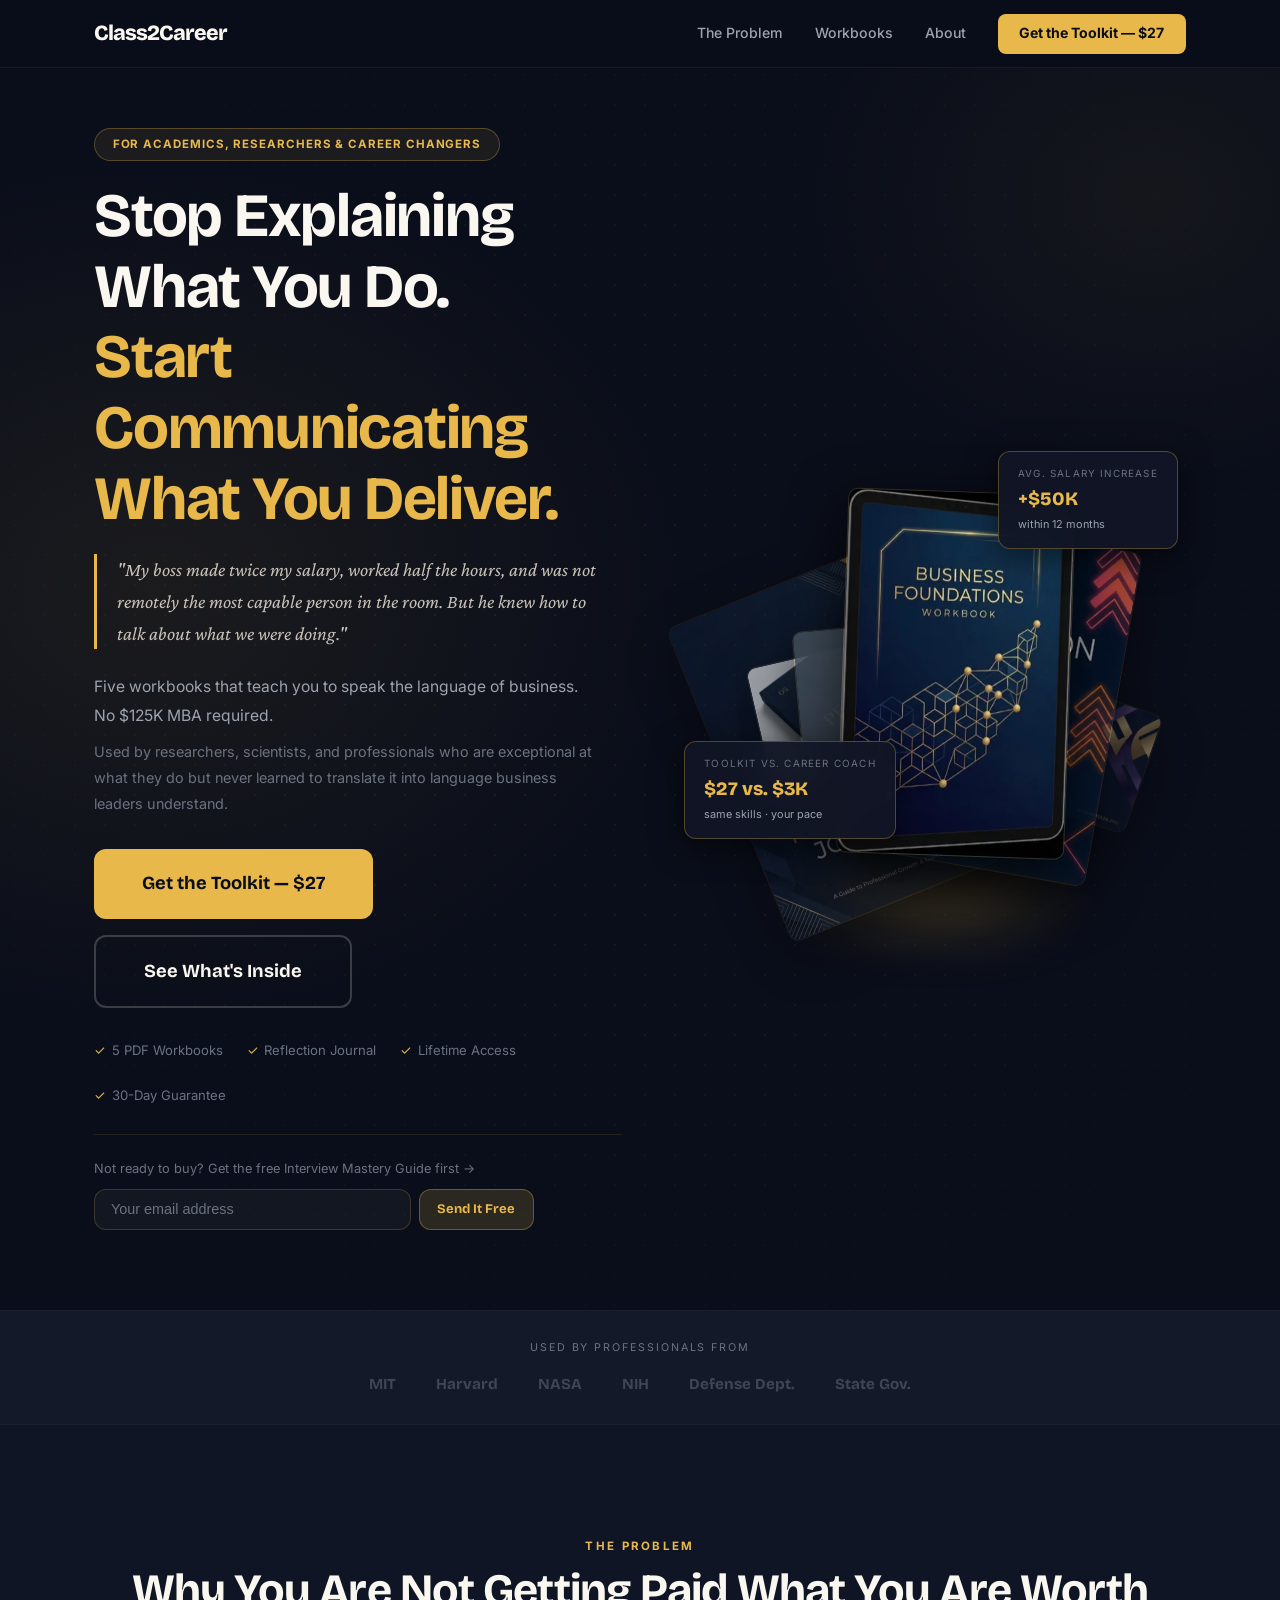
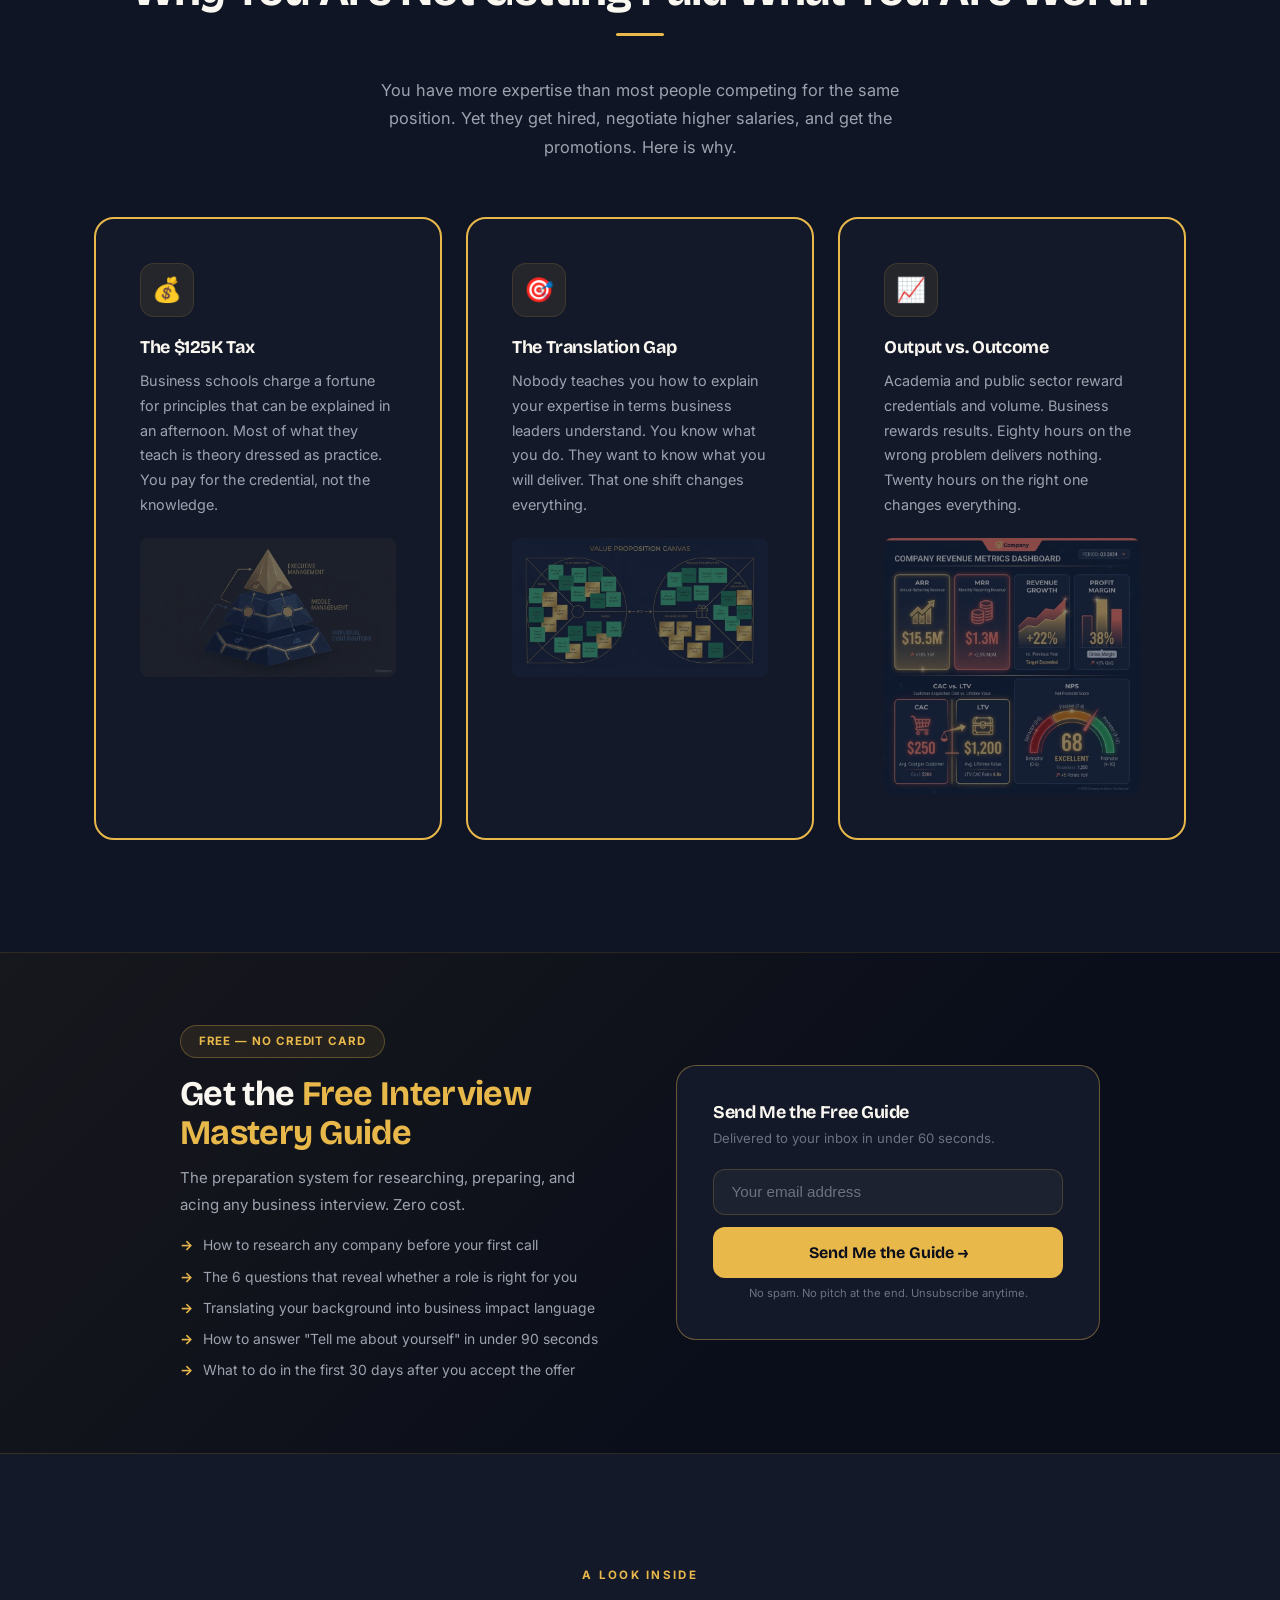
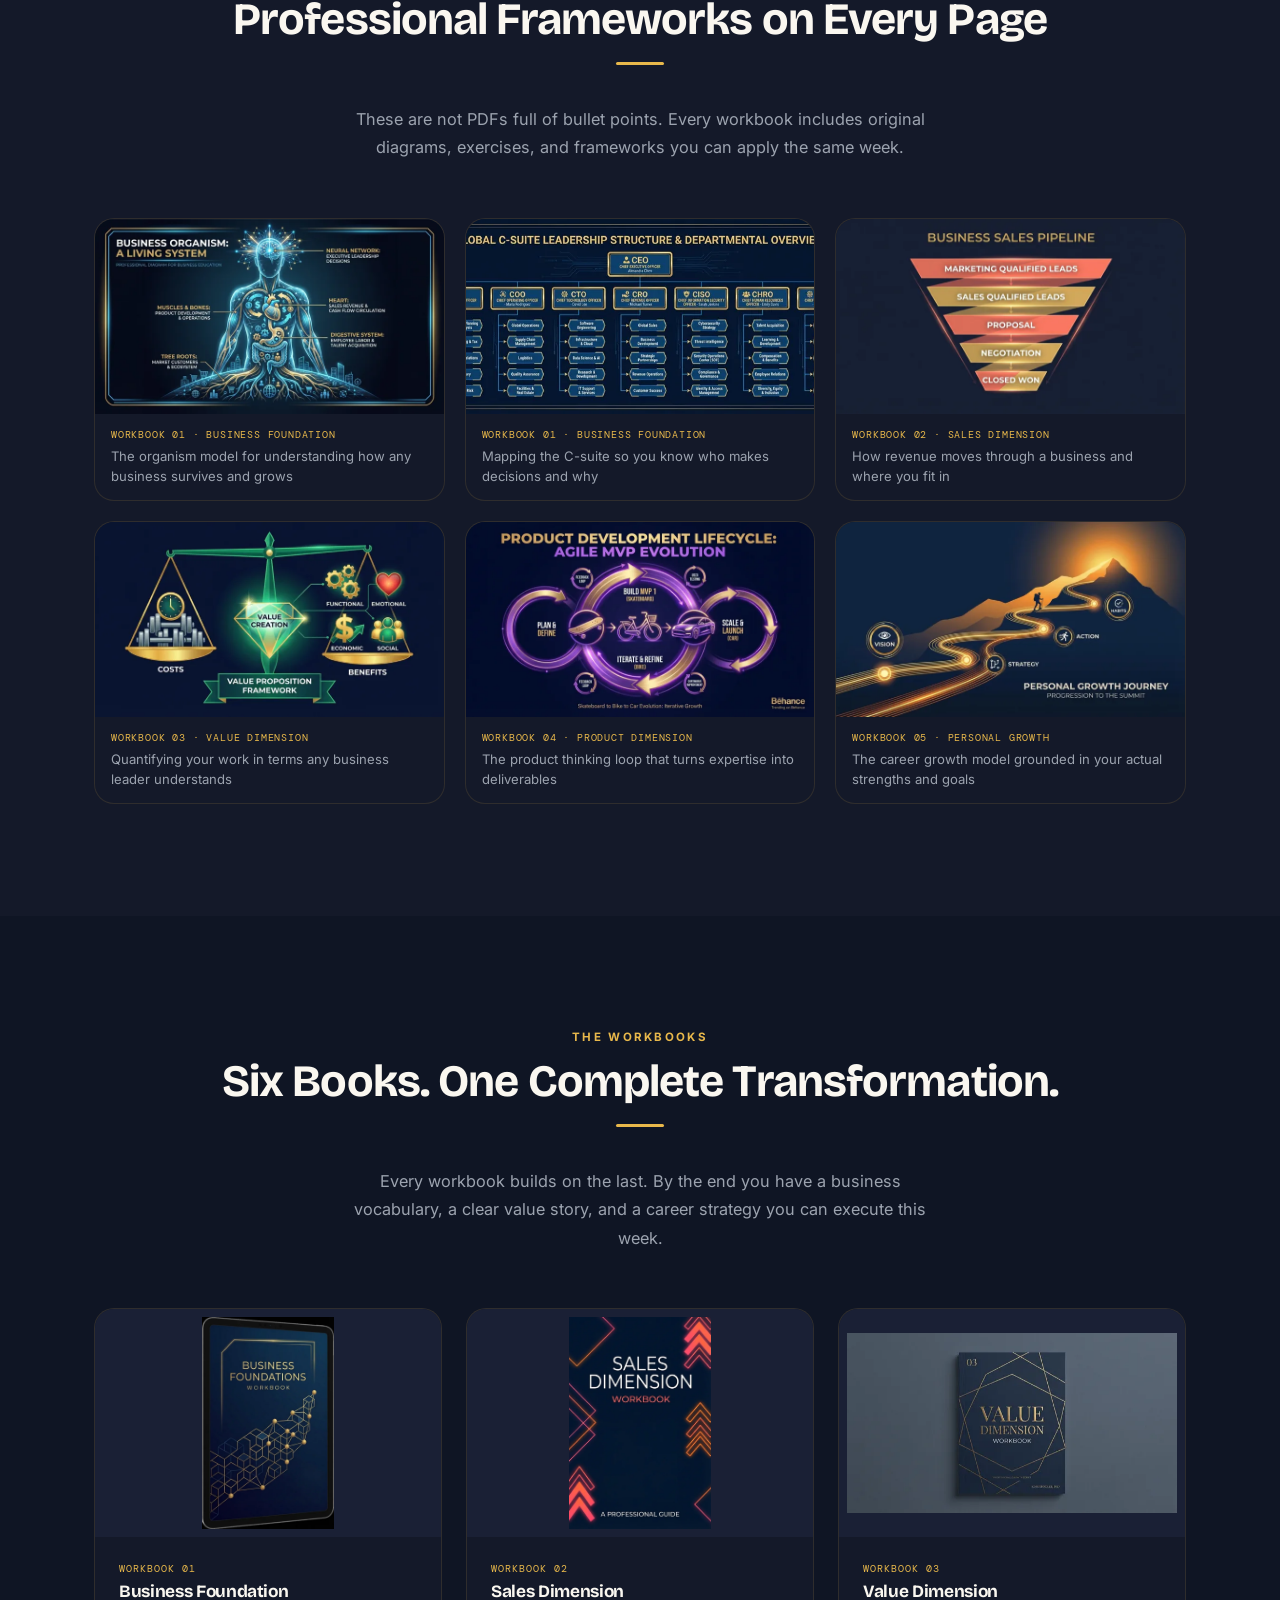
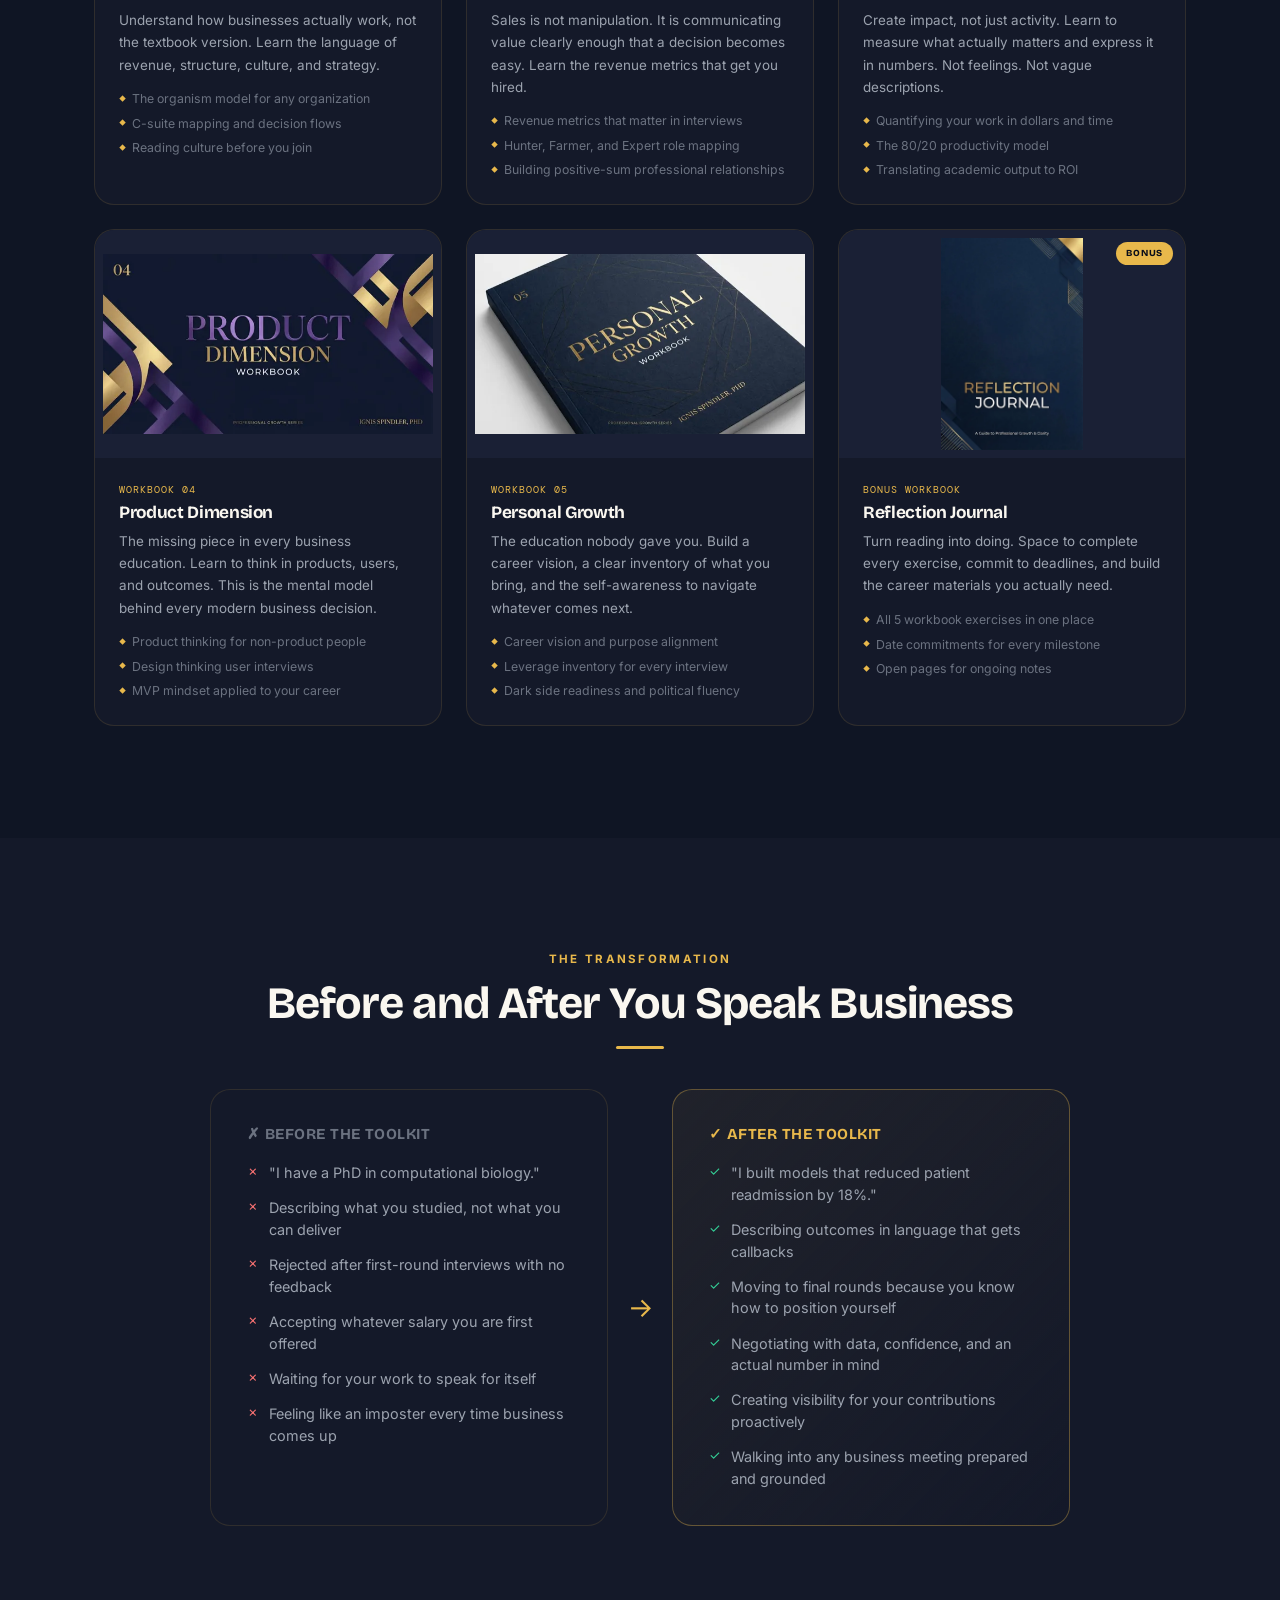
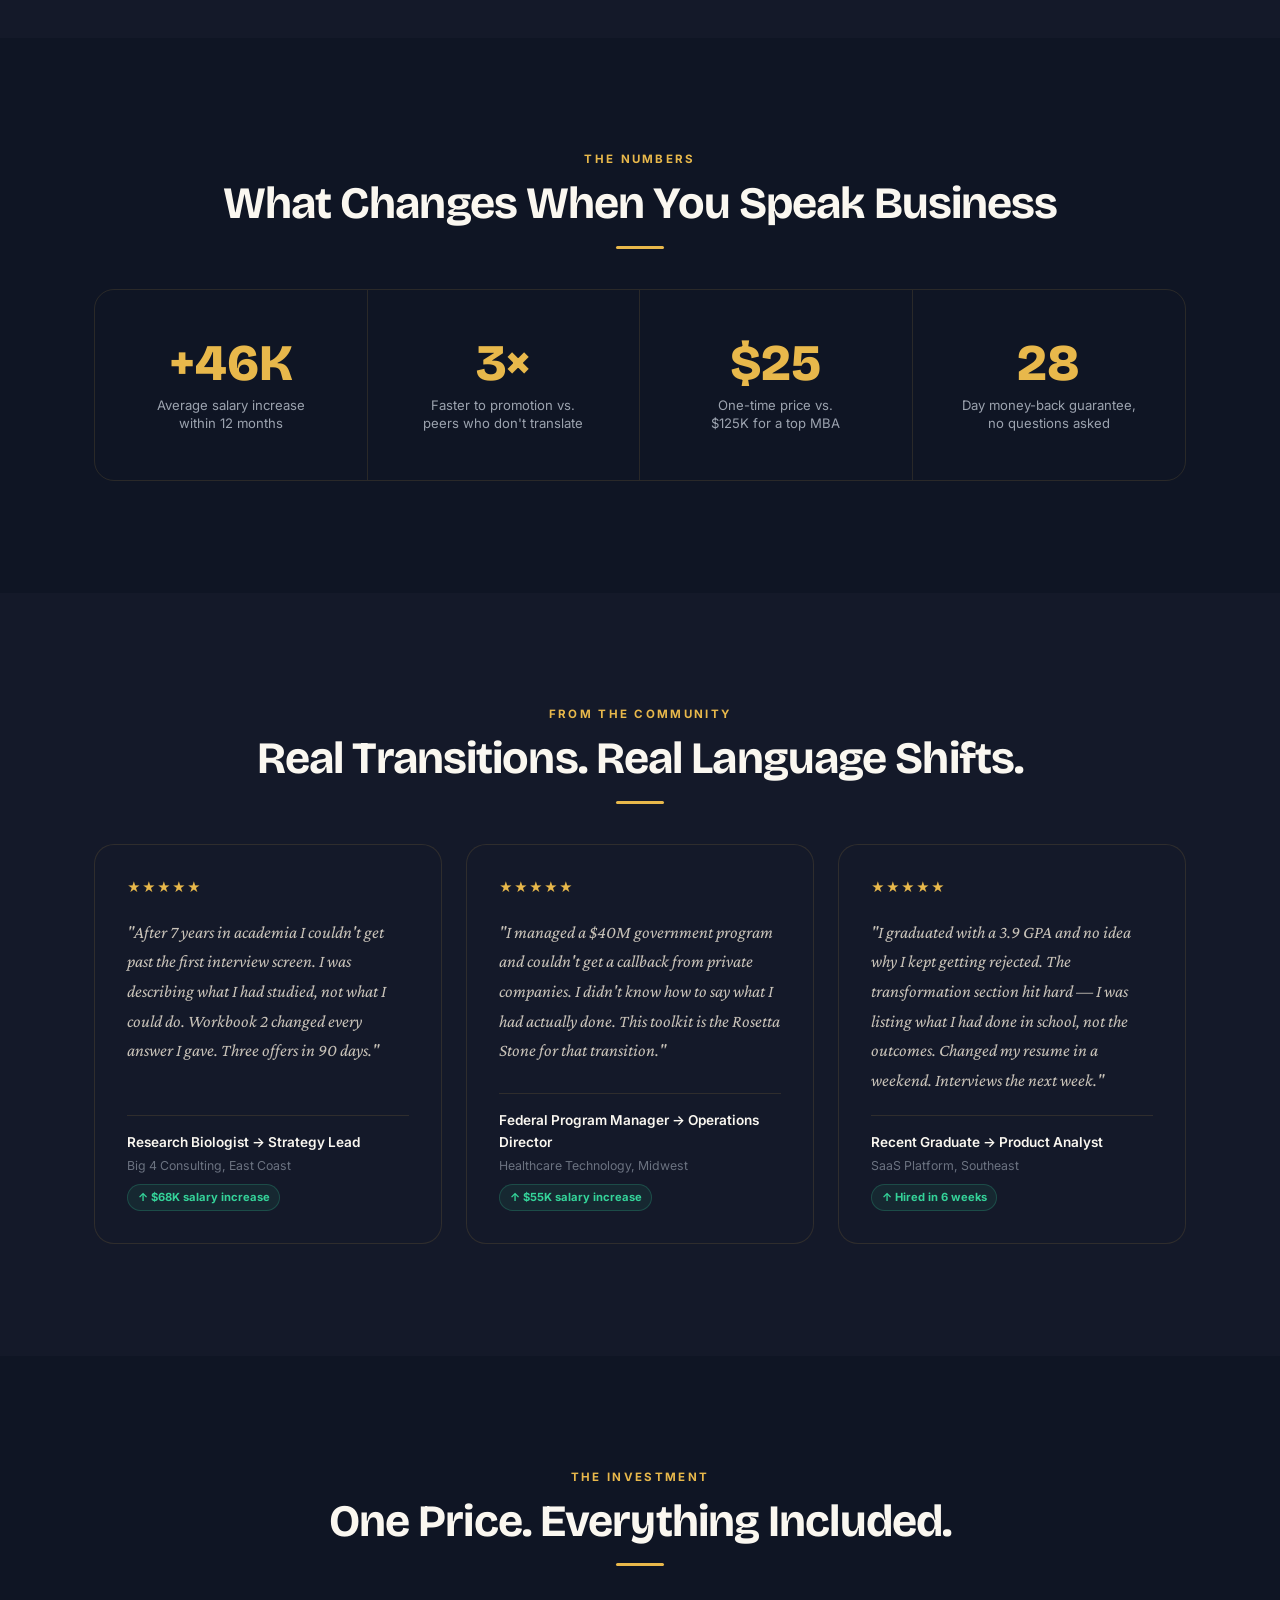
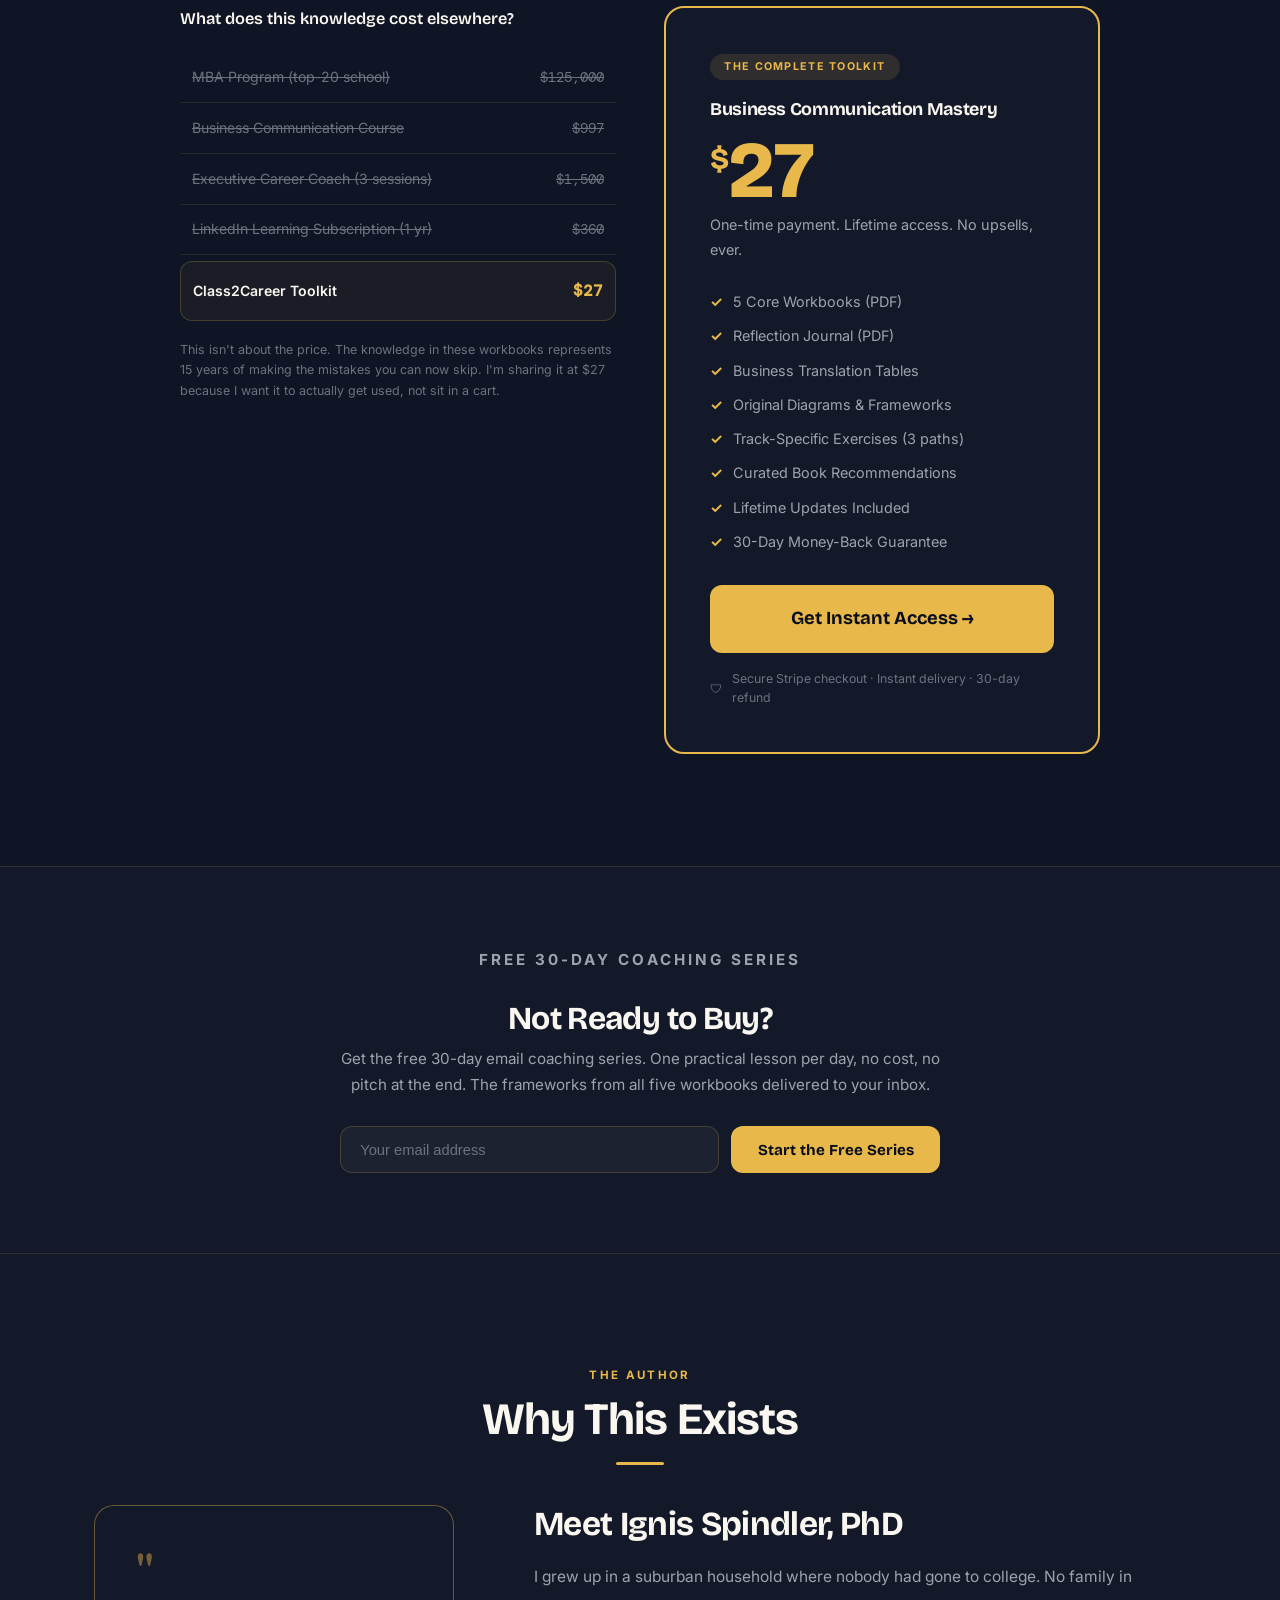
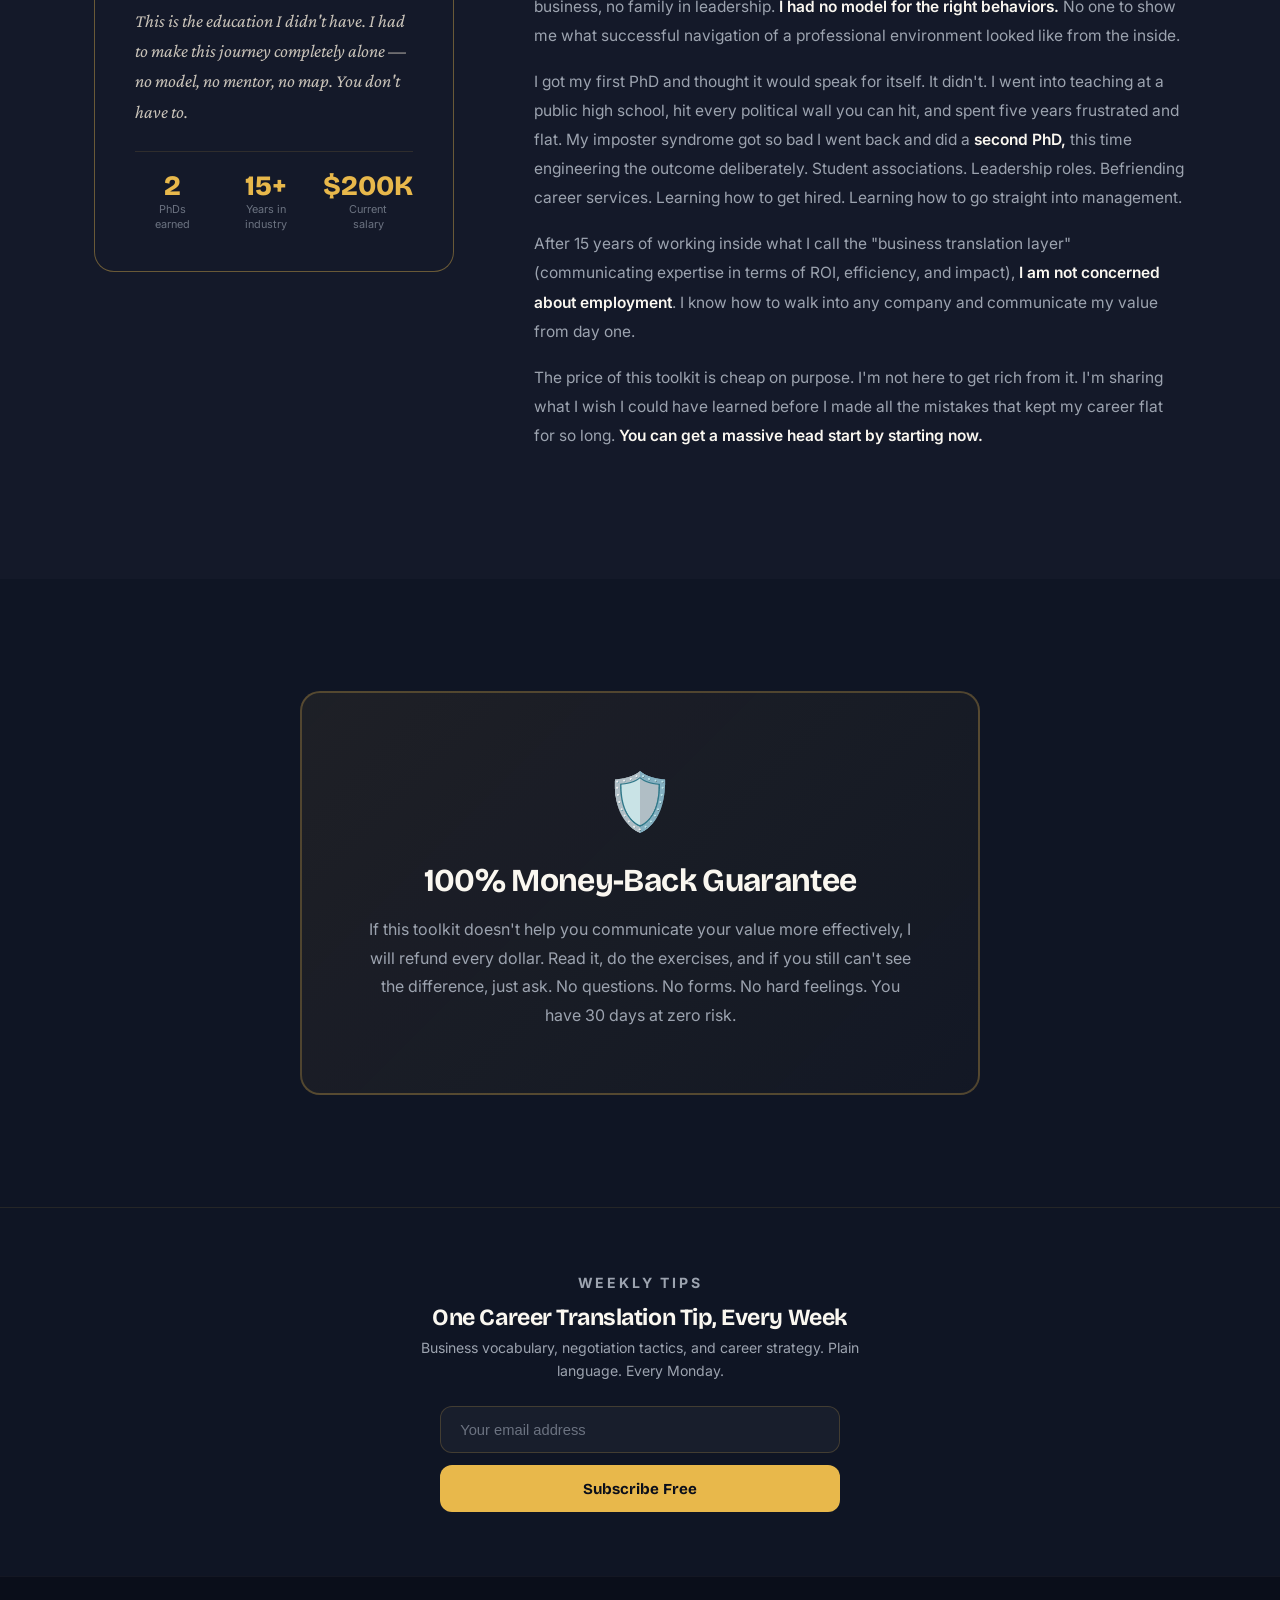
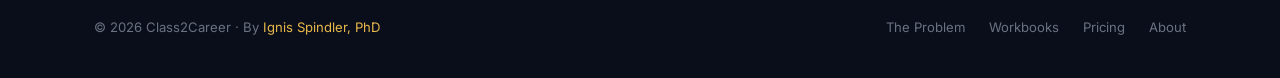
<file: index.html>
<!DOCTYPE html>
<html lang="en">
<head>
  <meta charset="UTF-8">
  <meta name="viewport" content="width=device-width, initial-scale=1.0">
  <script>if(location.hash)history.replaceState(null,'',location.pathname+location.search);</script>
  <title>Class2Career | The Business Communication Toolkit</title>
  <meta name="description" content="Stop explaining what you do. Start communicating what you deliver. 5 workbooks that teach you to speak the language of business. No MBA required.">
  <link rel="icon" href="data:image/svg+xml,<svg xmlns='http://www.w3.org/2000/svg' viewBox='0 0 100 100'><rect width='100' height='100' rx='20' fill='%230A0E1A'/><text y='.9em' x='50%' text-anchor='middle' font-size='70' fill='%23E8B84B'>C2</text></svg>">
  <link rel="preconnect" href="https://fonts.googleapis.com">
  <link rel="preconnect" href="https://fonts.gstatic.com" crossorigin>
  <link href="https://fonts.googleapis.com/css2?family=Bricolage+Grotesque:opsz,wght@12..96,400;12..96,500;12..96,600;12..96,700;12..96,800&family=Crimson+Pro:ital,wght@0,400;0,500;1,400;1,500&family=DM+Mono:wght@400;500&family=Inter:wght@400;500;600&display=swap" rel="stylesheet">
  <style>
    /* ── Variables ──────────────────────────────────────────────────── */
    :root {
      --bg:       #0A0E1A;
      --bg-2:     #0F1524;
      --bg-card:  #141929;
      --bg-card2: #1A2035;
      --gold:     #E8B84B;
      --gold-dk:  #C9A227;
      --gold-lt:  #F5D98A;
      --cream:    #FAF7F0;
      --cream-md: #C8C2B8;
      --txt:      #9CA3AF;
      --txt-md:   #6B7280;
      --border:   rgba(232,184,75,.12);
      --border-h: rgba(232,184,75,.4);
      --r:        12px;
      --r-lg:     20px;
    }

    /* ── Reset ──────────────────────────────────────────────────────── */
    *, *::before, *::after { margin:0; padding:0; box-sizing:border-box; }
    html { scroll-behavior:smooth; }
    body { font-family:'Inter',sans-serif; background:var(--bg); color:var(--cream); font-size:16px; line-height:1.6; overflow-x:hidden; }
    h1,h2,h3,h4 { font-family:'Bricolage Grotesque',sans-serif; line-height:1.15; letter-spacing:-.02em; }
    img { max-width:100%; display:block; }
    a { color:inherit; text-decoration:none; }

    /* ── Layout helpers ─────────────────────────────────────────────── */
    .container { max-width:1140px; margin:0 auto; padding:0 1.5rem; }
    .section { padding:7rem 0; }
    .bg2 { background: var(--bg-2); }
    .bgc { background: var(--bg-card); }
    .gold-line { width:48px; height:3px; background:var(--gold); border-radius:2px; margin:1rem auto 2.5rem; }
    .section-tag { text-align:center; font-size:.72rem; font-weight:700; text-transform:uppercase; letter-spacing:.2em; color:var(--gold); margin-bottom:.6rem; }
    .section-title { text-align:center; font-size:clamp(1.9rem,3.5vw,2.85rem); color:var(--cream); margin-bottom:.5rem; }
    .section-sub { text-align:center; font-size:1.02rem; color:var(--txt); max-width:580px; margin:0 auto 3.5rem; line-height:1.75; }

    /* ── Buttons ────────────────────────────────────────────────────── */
    .badge { display:inline-flex; align-items:center; gap:.5rem; background:rgba(232,184,75,.08); border:1px solid rgba(232,184,75,.3); color:var(--gold); padding:.4rem 1.1rem; border-radius:50px; font-size:.72rem; font-weight:700; letter-spacing:.08em; text-transform:uppercase; }
    .btn { display:inline-flex; align-items:center; justify-content:center; gap:.5rem; padding:1rem 2.25rem; font-family:'Bricolage Grotesque',sans-serif; font-weight:700; font-size:1.05rem; border-radius:var(--r); border:none; cursor:pointer; transition:all .25s ease; }
    .btn-gold { background:var(--gold); color:var(--bg); }
    .btn-gold:hover { background:var(--gold-lt); transform:translateY(-3px); box-shadow:0 12px 40px rgba(232,184,75,.35); }
    .btn-ghost { background:transparent; color:var(--cream); border:2px solid rgba(250,247,240,.2); }
    .btn-ghost:hover { border-color:var(--gold); color:var(--gold); }
    .btn-lg { padding:1.25rem 3rem; font-size:1.15rem; }

    /* ── Nav ────────────────────────────────────────────────────────── */
    nav { position:fixed; top:0; left:0; right:0; z-index:1000; background:rgba(10,14,26,.95); backdrop-filter:blur(24px); border-bottom:1px solid rgba(232,184,75,.08); padding:.85rem 0; transition:box-shadow .3s; }
    nav.scrolled { box-shadow:0 4px 30px rgba(0,0,0,.4); }
    nav .container { display:flex; justify-content:space-between; align-items:center; }
    .nav-logo { font-family:'Bricolage Grotesque',sans-serif; font-weight:800; font-size:1.35rem; color:var(--cream); letter-spacing:-1px; }
    .nav-links { display:flex; align-items:center; gap:2rem; }
    .nav-links a { color:var(--txt); font-size:.88rem; font-weight:500; transition:color .2s; }
    .nav-links a:hover { color:var(--cream); }
    .nav-links .nav-cta { background:var(--gold); color:var(--bg); padding:.55rem 1.35rem; border-radius:8px; font-weight:700; }
    .nav-links .nav-cta:hover { background:var(--gold-lt); transform:translateY(-2px); }

    /* ── Sticky bar (mobile) ────────────────────────────────────────── */
    .sticky-bar { display:none; position:fixed; bottom:0; left:0; right:0; z-index:999; background:var(--bg-card2); border-top:1px solid var(--border-h); padding:.85rem 1.25rem; justify-content:space-between; align-items:center; gap:1rem; box-shadow:0 -8px 30px rgba(0,0,0,.5); }
    .sticky-bar-text { font-size:.78rem; color:var(--txt); line-height:1.4; }
    .sticky-bar-text strong { display:block; font-family:'Bricolage Grotesque',sans-serif; color:var(--cream); font-size:.92rem; }
    .sticky-bar a { flex-shrink:0; background:var(--gold); color:var(--bg); font-family:'Bricolage Grotesque',sans-serif; font-weight:700; font-size:.9rem; padding:.65rem 1.25rem; border-radius:var(--r); white-space:nowrap; }

    /* ── Hero ───────────────────────────────────────────────────────── */
    .hero { min-height:100vh; padding:8rem 0 5rem; position:relative; overflow:hidden; }
    .hero-bg { position:absolute; inset:0; pointer-events:none;
      background:
        radial-gradient(ellipse 70% 55% at 12% 45%, rgba(232,184,75,.08) 0%, transparent 60%),
        radial-gradient(ellipse 50% 40% at 90% 15%, rgba(232,184,75,.05) 0%, transparent 55%),
        radial-gradient(ellipse 80% 70% at 50% 105%, rgba(10,14,26,1) 0%, transparent 65%); }
    .hero-bg::after { content:''; position:absolute; inset:0;
      background-image:radial-gradient(rgba(232,184,75,.07) 1px, transparent 1px);
      background-size:30px 30px;
      mask-image:radial-gradient(ellipse 90% 90% at 50% 50%, black 20%, transparent 75%); }
    .hero-grid { display:grid; grid-template-columns:1fr 500px; gap:4rem; align-items:center; position:relative; z-index:1; }
    .hero h1 { font-size:clamp(2.6rem,4.8vw,4rem); margin-bottom:1.25rem; color:var(--cream); }
    .hero h1 .gold { color:var(--gold); }
    .hero-quote { font-family:'Crimson Pro',serif; font-size:1.2rem; color:var(--cream-md); font-style:italic; margin-bottom:1.5rem; padding-left:1.25rem; border-left:3px solid var(--gold); line-height:1.65; max-width:520px; }
    .hero-desc { color:var(--txt); margin-bottom:2rem; max-width:500px; line-height:1.8; font-size:.98rem; }
    .hero-ctas { display:flex; gap:1rem; flex-wrap:wrap; margin-bottom:2rem; }
    .hero-meta { display:flex; align-items:center; gap:1.5rem; flex-wrap:wrap; font-size:.82rem; color:var(--txt-md); }
    .hero-meta span { display:flex; align-items:center; gap:.35rem; }
    .hero-meta .ck { color:var(--gold); }
    .hero-freebie { margin-top:1.75rem; padding-top:1.5rem; border-top:1px solid var(--border); }
    .hero-freebie p { font-size:.8rem; color:var(--txt-md); margin-bottom:.6rem; }
    .mini-form { display:flex; gap:.5rem; max-width:440px; }
    .mini-form input { flex:1; padding:.7rem 1rem; background:rgba(255,255,255,.04); border:1.5px solid rgba(232,184,75,.2); border-radius:var(--r); color:var(--cream); font-size:.9rem; outline:none; transition:border-color .2s; }
    .mini-form input:focus { border-color:var(--gold); }
    .mini-form input::placeholder { color:var(--txt-md); }
    .mini-form button { padding:.7rem 1.1rem; background:rgba(232,184,75,.15); color:var(--gold); border:1px solid rgba(232,184,75,.35); border-radius:var(--r); font-weight:700; font-family:'Bricolage Grotesque',sans-serif; font-size:.82rem; cursor:pointer; white-space:nowrap; transition:all .2s; }
    .mini-form button:hover { background:rgba(232,184,75,.28); }

    /* ── Cover fan ──────────────────────────────────────────────────── */
    .hero-visual { display:flex; align-items:center; justify-content:center; }
    .cover-fan { position:relative; width:460px; height:500px; }
    .cover-fan-glow { position:absolute; bottom:-10px; left:50%; transform:translateX(-50%); width:320px; height:90px;
      background:radial-gradient(ellipse, rgba(232,184,75,.4) 0%, transparent 70%); filter:blur(28px); z-index:0; }
    .cover-fan picture { display:contents; }
    .cover-fan img { position:absolute; width:228px; border-radius:10px; box-shadow:0 18px 55px rgba(0,0,0,.75); border:1.5px solid rgba(232,184,75,.18); top:50%; left:50%; transition:transform .45s ease; }
    .cf1 { transform:translate(-50%,-50%) rotate(-22deg) translate(-118px,22px); z-index:1; opacity:.44; }
    .cf2 { transform:translate(-50%,-50%) rotate(-13deg) translate(-70px,10px); z-index:2; opacity:.64; }
    .cf3 { transform:translate(-50%,-50%) rotate(-5deg) translate(-26px,3px); z-index:3; opacity:.82; }
    .cf4 { transform:translate(-50%,-50%) rotate(2deg) translate(20px,-6px); z-index:5; width:252px; }
    .cf5 { transform:translate(-50%,-50%) rotate(10deg) translate(68px,10px); z-index:2; opacity:.64; }
    .cf6 { transform:translate(-50%,-50%) rotate(19deg) translate(114px,24px); z-index:1; opacity:.44; }
    .cover-fan:hover .cf1 { transform:translate(-50%,-50%) rotate(-24deg) translate(-134px,28px); }
    .cover-fan:hover .cf2 { transform:translate(-50%,-50%) rotate(-14deg) translate(-84px,12px); }
    .cover-fan:hover .cf5 { transform:translate(-50%,-50%) rotate(11deg) translate(82px,13px); }
    .cover-fan:hover .cf6 { transform:translate(-50%,-50%) rotate(21deg) translate(130px,30px); }
    .fstat { position:absolute; z-index:10; background:rgba(18,22,38,.94); border:1px solid rgba(232,184,75,.3); border-radius:12px; padding:.9rem 1.2rem; backdrop-filter:blur(16px); box-shadow:0 8px 32px rgba(0,0,0,.55); }
    .fstat.fs-a { top:22px; right:-12px; }
    .fstat.fs-b { bottom:90px; left:-22px; }
    .fstat .fl { font-size:.62rem; text-transform:uppercase; letter-spacing:.12em; color:var(--txt-md); margin-bottom:.15rem; }
    .fstat .fv { font-family:'Bricolage Grotesque',sans-serif; font-weight:800; font-size:1.18rem; color:var(--gold); }
    .fstat .fs { font-size:.68rem; color:var(--txt); margin-top:.1rem; }

    /* ── Trust bar ──────────────────────────────────────────────────── */
    .trust-bar { background:var(--bg-card); border-top:1px solid rgba(255,255,255,.03); border-bottom:1px solid rgba(255,255,255,.03); padding:1.75rem 0; }
    .trust-label { text-align:center; font-size:.67rem; text-transform:uppercase; letter-spacing:.18em; color:var(--txt-md); margin-bottom:1rem; }
    .trust-logos { display:flex; justify-content:center; align-items:center; gap:2.5rem; flex-wrap:wrap; }
    .trust-logo { font-family:'Bricolage Grotesque',sans-serif; font-weight:700; font-size:.95rem; color:var(--txt-md); opacity:.5; }

    /* ── Problem ────────────────────────────────────────────────────── */
    .problem-grid { display:grid; grid-template-columns:repeat(3,1fr); gap:1.5rem; }
    .pcrd { background:var(--bg-card); border:1px solid var(--border); border-radius:var(--r-lg); padding:2.25rem; transition:all .3s ease; position:relative; overflow:hidden; }
    .pcrd::before { content:''; position:absolute; top:0; left:0; right:0; height:3px; background:linear-gradient(90deg,transparent,var(--gold),transparent); opacity:0; transition:opacity .3s; }
    .pcrd:hover { border-color:var(--border-h); transform:translateY(-5px); }
    .pcrd:hover::before { opacity:1; }
    .pcrd-icon { width:54px; height:54px; background:rgba(232,184,75,.08); border-radius:14px; display:flex; align-items:center; justify-content:center; font-size:1.5rem; margin-bottom:1.25rem; border:1px solid rgba(232,184,75,.12); }
    .pcrd h3 { font-size:1.12rem; margin-bottom:.7rem; color:var(--cream); }
    .pcrd p { font-size:.9rem; color:var(--txt); line-height:1.72; }
    .pcrd img { width:100%; margin-top:1.25rem; border-radius:8px; opacity:.5; }

    /* ── Guide capture ──────────────────────────────────────────────── */
    .guide-band { background:linear-gradient(135deg, rgba(232,184,75,.06) 0%, rgba(10,14,26,0) 65%); border-top:1px solid rgba(232,184,75,.14); border-bottom:1px solid rgba(232,184,75,.14); padding:4.5rem 0; }
    .guide-inner { display:grid; grid-template-columns:1fr 1fr; gap:4.5rem; align-items:center; max-width:920px; margin:0 auto; }
    .guide-left h2 { font-size:clamp(1.55rem,3vw,2.15rem); color:var(--cream); margin-bottom:.7rem; }
    .guide-left h2 span { color:var(--gold); }
    .guide-left p { color:var(--txt); line-height:1.78; margin-bottom:1rem; font-size:.94rem; }
    .gbullets { list-style:none; display:flex; flex-direction:column; gap:.55rem; margin-top:1rem; }
    .gbullets li { display:flex; align-items:flex-start; gap:.6rem; font-size:.87rem; color:var(--txt); }
    .gbullets li::before { content:'→'; color:var(--gold); font-weight:700; flex-shrink:0; }
    .gform-box { background:var(--bg-card); border:1px solid var(--border-h); border-radius:var(--r-lg); padding:2.25rem; }
    .gform-box h3 { font-size:1.12rem; color:var(--cream); margin-bottom:.3rem; }
    .gform-box .sub { font-size:.82rem; color:var(--txt-md); margin-bottom:1.25rem; }
    .sform { display:flex; flex-direction:column; gap:.75rem; }
    .sform input[type="email"] { width:100%; padding:.85rem 1.1rem; background:rgba(255,255,255,.04); border:1.5px solid rgba(232,184,75,.2); border-radius:var(--r); color:var(--cream); font-size:.95rem; outline:none; transition:border-color .2s; }
    .sform input[type="email"]:focus { border-color:var(--gold); }
    .sform input::placeholder { color:var(--txt-md); }
    .sform button { width:100%; padding:1rem; background:var(--gold); color:var(--bg); border:none; border-radius:var(--r); font-family:'Bricolage Grotesque',sans-serif; font-weight:700; font-size:1rem; cursor:pointer; transition:all .2s; }
    .sform button:hover { background:var(--gold-lt); transform:translateY(-2px); }
    .fprivacy { font-size:.7rem; color:var(--txt-md); text-align:center; margin-top:.45rem; }

    /* ── Diagram grid ───────────────────────────────────────────────── */
    .dgrid { display:grid; grid-template-columns:repeat(3,1fr); gap:1.25rem; }
    .ditem { background:var(--bg-card); border:1px solid var(--border); border-radius:var(--r-lg); overflow:hidden; transition:all .3s ease; }
    .ditem:hover { border-color:var(--border-h); transform:translateY(-4px); box-shadow:0 16px 50px rgba(0,0,0,.4); }
    .ditem img { width:100%; height:195px; object-fit:cover; background:var(--bg-card2); }
    .ditem-cap { padding:.85rem 1rem; }
    .ditem-tag { font-family:'DM Mono',monospace; font-size:.63rem; color:var(--gold); letter-spacing:.08em; text-transform:uppercase; margin-bottom:.22rem; }
    .ditem-cap p { font-size:.82rem; color:var(--txt); line-height:1.5; }

    /* ── Workbooks ──────────────────────────────────────────────────── */
    .wgrid { display:grid; grid-template-columns:repeat(3,1fr); gap:1.5rem; }
    .wcrd { background:var(--bg-card); border:1px solid var(--border); border-radius:var(--r-lg); overflow:hidden; transition:all .3s ease; }
    .wcrd:hover { border-color:var(--border-h); transform:translateY(-8px); box-shadow:0 24px 60px rgba(0,0,0,.45); }
    .wcrd-img { width:100%; height:228px; object-fit:contain; background:var(--bg-card2); padding:.5rem; }
    .wcrd-body { padding:1.5rem; }
    .wb-num { font-family:'DM Mono',monospace; font-size:.63rem; color:var(--gold); letter-spacing:.1em; text-transform:uppercase; margin-bottom:.3rem; }
    .wcrd h4 { font-size:1.08rem; color:var(--cream); margin-bottom:.45rem; }
    .wcrd p { font-size:.84rem; color:var(--txt); line-height:1.65; margin-bottom:.85rem; }
    .wpts { display:flex; flex-direction:column; gap:.3rem; }
    .wpts span { font-size:.77rem; color:var(--txt-md); display:flex; align-items:center; gap:.4rem; }
    .wpts span::before { content:'◆'; color:var(--gold); font-size:.42rem; flex-shrink:0; }
    .wcrd-bonus { position:relative; }
    .wcrd-bonus::after { content:'BONUS'; position:absolute; top:12px; right:12px; background:var(--gold); color:var(--bg); font-family:'Bricolage Grotesque',sans-serif; font-weight:800; font-size:.58rem; letter-spacing:.1em; padding:.25rem .6rem; border-radius:50px; }

    /* ── Before / After ─────────────────────────────────────────────── */
    .bfgrid { display:grid; grid-template-columns:1fr 64px 1fr; align-items:stretch; max-width:860px; margin:0 auto; gap:0; }
    .bfcol { background:var(--bg-card); border:1px solid var(--border); border-radius:var(--r-lg); padding:2.25rem; }
    .bfcol.after { border-color:rgba(232,184,75,.35); background:linear-gradient(135deg, rgba(232,184,75,.06) 0%, var(--bg-card) 100%); }
    .bfcol h3 { font-size:.95rem; font-weight:700; letter-spacing:.03em; margin-bottom:1.2rem; }
    .bfcol.before h3 { color:var(--txt-md); }
    .bfcol.after h3 { color:var(--gold); }
    .bflist { list-style:none; display:flex; flex-direction:column; gap:.85rem; }
    .bflist li { display:flex; align-items:flex-start; gap:.6rem; font-size:.9rem; color:var(--txt); line-height:1.5; }
    .bflist li .ic { flex-shrink:0; font-size:.82rem; }
    .bfcol.before .bflist li .ic { color:#F87171; }
    .bfcol.after .bflist li .ic { color:#34D399; }
    .bfarrow { display:flex; align-items:center; justify-content:center; font-size:1.7rem; color:var(--gold); }

    /* ── Stats ──────────────────────────────────────────────────────── */
    .sgrid { display:grid; grid-template-columns:repeat(4,1fr); border:1px solid var(--border); border-radius:var(--r-lg); overflow:hidden; }
    .sitem { text-align:center; padding:3rem 1.25rem; border-right:1px solid var(--border); position:relative; }
    .sitem:last-child { border-right:none; }
    .sitem:hover { background:rgba(232,184,75,.03); }
    .snum { font-family:'Bricolage Grotesque',sans-serif; font-size:3.2rem; font-weight:800; color:var(--gold); line-height:1; margin-bottom:.4rem; }
    .slbl { font-size:.82rem; color:var(--txt); line-height:1.4; }

    /* ── Testimonials ───────────────────────────────────────────────── */
    .tgrid { display:grid; grid-template-columns:repeat(3,1fr); gap:1.5rem; }
    .tcrd { background:var(--bg-card); border:1px solid var(--border); border-radius:var(--r-lg); padding:2rem; display:flex; flex-direction:column; gap:1.25rem; transition:all .3s ease; }
    .tcrd:hover { border-color:var(--border-h); transform:translateY(-4px); }
    .tstars { color:var(--gold); font-size:.82rem; letter-spacing:.08em; }
    .tquote { font-family:'Crimson Pro',serif; font-size:1.1rem; color:var(--cream-md); font-style:italic; line-height:1.68; flex:1; }
    .twho { border-top:1px solid var(--border); padding-top:1rem; }
    .tname { font-size:.85rem; font-weight:600; color:var(--cream); }
    .trole { font-size:.77rem; color:var(--txt-md); margin-top:.15rem; }
    .tmetric { display:inline-flex; align-items:center; gap:.35rem; background:rgba(52,211,153,.08); border:1px solid rgba(52,211,153,.22); color:#34D399; font-size:.7rem; font-weight:700; padding:.22rem .6rem; border-radius:50px; margin-top:.5rem; }

    /* ── Pricing ────────────────────────────────────────────────────── */
    .playout { display:grid; grid-template-columns:1fr 1fr; gap:3rem; align-items:start; max-width:920px; margin:0 auto; }
    .vstack-title { font-size:1.02rem; color:var(--cream); margin-bottom:1.25rem; font-family:'Bricolage Grotesque',sans-serif; font-weight:600; }
    .vsitem { display:flex; justify-content:space-between; align-items:center; padding:.85rem .75rem; border-bottom:1px solid var(--border); }
    .vsitem:last-child { border-bottom:none; }
    .vsitem .vn { font-size:.88rem; color:var(--txt); }
    .vsitem .vn.st { text-decoration:line-through; color:var(--txt-md); }
    .vsitem .vp { font-family:'DM Mono',monospace; font-size:.88rem; }
    .vsitem .vp.st { text-decoration:line-through; color:var(--txt-md); }
    .vsitem .vp.hi { color:var(--gold); font-weight:700; font-size:1rem; }
    .vsitem.win { background:rgba(232,184,75,.05); border-radius:var(--r); border:1px solid rgba(232,184,75,.22); padding:1rem .75rem; margin-top:.35rem; }
    .vstail { font-size:.78rem; color:var(--txt-md); margin-top:1.2rem; line-height:1.65; }
    .pcrd { background:var(--bg-card); border:2px solid var(--gold); border-radius:var(--r-lg); padding:2.75rem; position:relative; overflow:hidden; }
    .pcrd::before { content:''; position:absolute; top:0; left:0; right:0; height:4px; background:linear-gradient(90deg,var(--gold-dk),var(--gold-lt),var(--gold-dk)); }
    .pbadge { display:inline-block; background:rgba(232,184,75,.12); color:var(--gold); font-size:.67rem; font-weight:700; text-transform:uppercase; letter-spacing:.12em; padding:.28rem .9rem; border-radius:50px; margin-bottom:1.2rem; }
    .pname { font-size:1.2rem; color:var(--cream); margin-bottom:.2rem; }
    .pamt { font-family:'Bricolage Grotesque',sans-serif; font-size:5rem; font-weight:800; color:var(--gold); line-height:1; margin:.35rem 0 .15rem; }
    .pamt .cur { font-size:1.9rem; vertical-align:super; }
    .pnote { color:var(--txt-md); font-size:.82rem; margin-bottom:1.7rem; }
    .pfeats { list-style:none; margin-bottom:2rem; display:flex; flex-direction:column; gap:.7rem; }
    .pfeats li { display:flex; align-items:center; gap:.6rem; font-size:.9rem; color:var(--txt); }
    .pfeats .ck { color:var(--gold); font-weight:700; flex-shrink:0; }
    .pcta { display:block; width:100%; padding:1.2rem; background:var(--gold); color:var(--bg); font-family:'Bricolage Grotesque',sans-serif; font-weight:700; font-size:1.15rem; border:none; border-radius:var(--r); cursor:pointer; text-align:center; transition:all .25s ease; }
    .pcta:hover { background:var(--gold-lt); transform:translateY(-2px); box-shadow:0 10px 35px rgba(232,184,75,.4); }
    .pguarantee { display:flex; align-items:center; gap:.6rem; margin-top:1rem; font-size:.77rem; color:var(--txt-md); }

    /* ── Mid email capture ──────────────────────────────────────────── */
    .email-mid { background:var(--bg-card); border-top:1px solid var(--border); border-bottom:1px solid var(--border); padding:5rem 0; }
    .email-mid-inner { max-width:600px; margin:0 auto; text-align:center; }
    .email-mid-inner h2 { font-size:clamp(1.5rem,3vw,2rem); color:var(--cream); margin-bottom:.5rem; }
    .email-mid-inner p { color:var(--txt); font-size:.95rem; margin-bottom:1.75rem; line-height:1.72; }
    .iform { display:flex; gap:.75rem; }
    .iform input { flex:1; padding:.9rem 1.2rem; background:rgba(255,255,255,.04); border:1.5px solid rgba(232,184,75,.2); border-radius:var(--r); color:var(--cream); font-size:.92rem; outline:none; transition:border-color .2s; }
    .iform input:focus { border-color:var(--gold); }
    .iform input::placeholder { color:var(--txt-md); }
    .iform button { padding:.9rem 1.65rem; background:var(--gold); color:var(--bg); border:none; border-radius:var(--r); font-weight:700; font-family:'Bricolage Grotesque',sans-serif; font-size:.95rem; cursor:pointer; white-space:nowrap; transition:all .2s; }
    .iform button:hover { background:var(--gold-lt); }

    /* ── About ──────────────────────────────────────────────────────── */
    .about-grid { display:grid; grid-template-columns:360px 1fr; gap:5rem; align-items:start; }
    .about-aside { background:var(--bg-card); border:1px solid var(--border-h); border-radius:var(--r-lg); padding:2.5rem; position:sticky; top:6rem; }
    .about-aside .big-q { font-size:3rem; color:var(--gold); opacity:.45; font-family:'Crimson Pro',serif; line-height:1; margin-bottom:.75rem; }
    .about-aside blockquote { font-family:'Crimson Pro',serif; font-size:1.15rem; color:var(--cream-md); font-style:italic; line-height:1.65; margin-bottom:1.5rem; }
    .astats { display:flex; gap:1.25rem; border-top:1px solid var(--border); padding-top:1.25rem; }
    .astat { text-align:center; flex:1; }
    .astat-n { font-family:'Bricolage Grotesque',sans-serif; font-size:1.75rem; font-weight:800; color:var(--gold); line-height:1; }
    .astat-l { font-size:.68rem; color:var(--txt-md); margin-top:.15rem; line-height:1.3; }
    .about-body h2 { font-size:clamp(1.55rem,3vw,2.1rem); color:var(--cream); margin-bottom:1.2rem; }
    .about-body p { color:var(--txt); line-height:1.88; margin-bottom:1.05rem; font-size:.97rem; }
    .about-body p strong { color:var(--cream); font-weight:600; }

    /* ── Guarantee ──────────────────────────────────────────────────── */
    .gbox { background:linear-gradient(135deg,rgba(232,184,75,.07) 0%,rgba(232,184,75,.02) 100%); border:2px solid rgba(232,184,75,.28); border-radius:var(--r-lg); padding:4rem; text-align:center; max-width:680px; margin:0 auto; }
    .gbox-icon { font-size:3.5rem; margin-bottom:1rem; }
    .gbox h2 { font-size:clamp(1.5rem,3vw,2rem); margin-bottom:1rem; color:var(--cream); }
    .gbox p { color:var(--txt); font-size:1rem; line-height:1.78; }

    /* ── Footer email ───────────────────────────────────────────────── */
    .femail { background:var(--bg-2); border-top:1px solid rgba(232,184,75,.1); padding:4rem 0; }
    .femail-inner { max-width:480px; margin:0 auto; text-align:center; }
    .femail-inner h3 { font-size:1.45rem; color:var(--cream); margin-bottom:.4rem; }
    .femail-inner p { color:var(--txt); font-size:.88rem; margin-bottom:1.5rem; }

    /* ── Footer ─────────────────────────────────────────────────────── */
    footer { padding:2.5rem 0; border-top:1px solid rgba(255,255,255,.04); }
    footer .container { display:flex; justify-content:space-between; align-items:center; flex-wrap:wrap; gap:1rem; }
    footer p { color:var(--txt-md); font-size:.82rem; }
    footer a { color:var(--gold); }
    .flinks { display:flex; gap:1.5rem; }
    .flinks a { color:var(--txt-md); font-size:.82rem; transition:color .2s; }
    .flinks a:hover { color:var(--cream); }

    /* ── Responsive ─────────────────────────────────────────────────── */
    @media (max-width:1024px) {
      .hero-grid, .guide-inner, .playout, .about-grid { grid-template-columns:1fr; }
      .hero-visual { display:none; }
      .hero-desc, .hero-ctas, .hero-meta { margin-left:auto; margin-right:auto; }
      .hero-ctas { justify-content:center; }
      .hero-meta { justify-content:center; }
      .mini-form { margin:0 auto; }
      .problem-grid, .wgrid, .tgrid { grid-template-columns:1fr; }
      .dgrid { grid-template-columns:repeat(2,1fr); }
      .sgrid { grid-template-columns:repeat(2,1fr); }
      .sgrid .sitem:nth-child(2) { border-right:none; }
      .sgrid .sitem:nth-child(3), .sgrid .sitem:nth-child(4) { border-top:1px solid var(--border); }
      .bfgrid { grid-template-columns:1fr; }
      .bfarrow { display:none; }
      .about-aside { position:static; }
    }
    @media (max-width:768px) {
      .nav-links { display:none; }
      .section { padding:4.5rem 0; }
      .iform { flex-direction:column; }
      .gbox, .pcrd { padding:2.25rem 1.5rem; }
      footer .container { flex-direction:column; text-align:center; }
      .sticky-bar { display:flex; }
    }
  </style>

  <script>
  /* ── Audience Config ─────────────────────────────────────────── */
  window.audienceConfig = {
    'phd2pro.com': {
      badge: 'For PhDs &amp; Academics',
      headline: 'Stop Explaining Your Research.<br><span class="gold">Start Communicating Your Impact.</span>',
      quote: '"My lab mate could barely write a regression. He learned to pitch and got hired at McKinsey for twice my salary. I had published 14 papers."',
      subtitle: 'Five workbooks that translate your academic expertise into the language industry actually hires for.',
      description: 'Designed for researchers and scientists who are exceptional at what they do but have never been taught how to translate it into business language.',
      logoText: 'PhD2Pro',
      proofLabel: 'Used by researchers transitioning from',
      proofItems: ['MIT', 'Harvard', 'Stanford', 'NIH', 'NASA', 'NSF'],
      guideHL: 'The <span>Free PhD-to-Industry Interview Guide</span>',
      guideSub: 'The exact preparation system for getting past the first screen, written specifically for academics entering industry.',
      cohort: 'phd2pro',
      stat: { label: 'Avg. Salary Increase', value: '+$74K', sub: 'within 24 months out of academia' }
    },
    'class2careers.com': {
      badge: 'For Students Entering the Workforce',
      headline: 'Stop Learning Business.<br><span class="gold">Start Doing Business.</span>',
      quote: '"My GPA was 3.9. I had no idea why I kept getting rejected. Then I learned to communicate what I could do — not what I had studied."',
      subtitle: 'Five workbooks that turn your degree into interview-ready business language. No MBA needed.',
      description: 'Built for graduates who have the skills but have never been taught how to present them in a way that makes employers say yes.',
      logoText: 'Class2Careers',
      proofLabel: 'Used by graduates of',
      proofItems: ['Arizona State', 'Rutgers', 'UVA', 'University of Florida', 'Howard University', 'Seton Hall'],
      guideHL: 'The <span>Free Entry-Level Interview Guide</span>',
      guideSub: 'How to land your first business role with zero corporate experience on your resume.',
      cohort: 'class2careers',
      stat: { label: 'First Offer Boost', value: '+$10K', sub: 'negotiate, don\'t just accept' }
    },
    'transition2corporate.com': {
      badge: 'For Public Sector Professionals',
      headline: 'Stop Government Speak.<br><span class="gold">Start Talking Business Value.</span>',
      quote: '"I managed a $40M government program and couldn\'t get a callback from a private company. I didn\'t know how to say what I had actually done."',
      subtitle: 'Five workbooks that teach public sector professionals to communicate in terms business leaders actually understand.',
      description: 'Written for teachers, government employees, utility professionals, and non-profit leaders who have built something real but struggle to describe it in business terms.',
      logoText: 'Transition2Corporate',
      proofLabel: 'Used by professionals leaving',
      proofItems: ['Federal Gov.', 'State Agencies', 'Public Schools', 'Utilities', 'Non-Profits', 'Healthcare'],
      guideHL: 'The <span>Free Public Sector Interview Guide</span>',
      guideSub: 'How to frame every government experience as a business strength in any private-sector interview.',
      cohort: 'transition2corporate',
      stat: { label: 'Avg. Salary Increase', value: '+$50K', sub: 'within 12 months after transition' }
    },
    'default': {
      badge: 'For Academics, Researchers &amp; Career Changers',
      headline: 'Stop Explaining What You Do.<br><span class="gold">Start Communicating What You Deliver.</span>',
      quote: '"My boss made twice my salary, worked half the hours, and was not remotely the most capable person in the room. But he knew how to talk about what we were doing."',
      subtitle: 'Five workbooks that teach you to speak the language of business. No $125K MBA required.',
      description: 'Used by researchers, scientists, and professionals who are exceptional at what they do but never learned to translate it into language business leaders understand.',
      logoText: 'Class2Career',
      proofLabel: 'Used by professionals from',
      proofItems: ['MIT', 'Harvard', 'NASA', 'NIH', 'Defense Dept.', 'State Gov.'],
      guideHL: 'Get the <span>Free Interview Mastery Guide</span>',
      guideSub: 'The preparation system for researching, preparing, and acing any business interview. Zero cost.',
      cohort: 'biztranslation',
      stat: { label: 'Avg. Salary Increase', value: '+$50K', sub: 'within 12 months' }
    }
  };

  document.addEventListener('DOMContentLoaded', function() {
    var host = window.location.hostname.replace(/^www\./,'').toLowerCase();
    var cfg  = window.audienceConfig[host] || window.audienceConfig['default'];

    document.title = cfg.logoText + ' | The Business Communication Toolkit';

    function setEl(id, val, html) {
      var el = document.getElementById(id);
      if (!el) return;
      if (html) el.innerHTML = val; else el.textContent = val;
    }
    setEl('nav-logo',   cfg.logoText);
    setEl('hero-badge', cfg.badge, true);
    setEl('hero-h1',    cfg.headline, true);
    setEl('hero-quote', cfg.quote);
    setEl('hero-sub',   cfg.subtitle);
    setEl('hero-desc',  cfg.description);
    setEl('guide-hl',   cfg.guideHL, true);
    setEl('guide-sub',  cfg.guideSub);
    setEl('footer-brand', cfg.logoText);
    if (cfg.stat) {
      setEl('fstat-label', cfg.stat.label);
      setEl('fstat-value', cfg.stat.value);
      setEl('fstat-sub',   cfg.stat.sub);
    }

    var pl = document.getElementById('proof-label');
    var pi = document.getElementById('proof-items');
    if (pl) pl.textContent = cfg.proofLabel;
    if (pi && cfg.proofItems) pi.innerHTML = cfg.proofItems.map(function(s){ return '<span class="trust-logo">'+s+'</span>'; }).join('');

    /* UTM / tracking */
    var qs     = new URLSearchParams(window.location.search);
    var source = qs.get('utm_source') || host || 'direct';
    var medium = qs.get('utm_medium') || 'organic';
    var campaign = qs.get('utm_campaign') || '';

    var tracker = JSON.parse(localStorage.getItem('c2c_tracker')||'{}');
    Object.assign(tracker, { source:source, medium:medium, campaign:campaign, cohort:cfg.cohort, first_touch: tracker.first_touch||source, timestamp: Date.now() });
    localStorage.setItem('c2c_tracker', JSON.stringify(tracker));

    if (typeof gtag !== 'undefined') gtag('event','page_view',{event_category:'engagement',event_label:source+'/'+medium+'/'+cfg.cohort});

    /* Populate all hidden fields in all forms */
    ['utm_source','utm_medium','utm_campaign','cohort'].forEach(function(name){
      document.querySelectorAll('[name="'+name+'"]').forEach(function(el){
        el.value = name==='cohort' ? cfg.cohort : (name==='utm_source'?source:name==='utm_medium'?medium:campaign);
      });
    });

    /* Enrich Stripe links */
    document.querySelectorAll('a[data-stripe]').forEach(function(a){
      var href = a.getAttribute('href');
      if (!href || href.charAt(0)==='#') return;
      a.setAttribute('href', href + (href.indexOf('?')===-1?'?':'&') + 'client_reference_id='+encodeURIComponent(cfg.cohort));
    });

    /* Track CTA clicks */
    document.querySelectorAll('[data-cta]').forEach(function(el){
      el.addEventListener('click', function(){
        var t = JSON.parse(localStorage.getItem('c2c_tracker')||'{}');
        t.conversion_clicked = Date.now();
        localStorage.setItem('c2c_tracker', JSON.stringify(t));
        if (typeof gtag !== 'undefined') gtag('event','cta_click',{event_category:'conversion',event_label:cfg.cohort});
      });
    });

    /* Subscribe forms — AJAX submit with success/error state */
    document.querySelectorAll('form[action="/subscribe"]').forEach(function(form){
      form.addEventListener('submit', function(e){
        e.preventDefault();

        /* Analytics */
        var t  = JSON.parse(localStorage.getItem('c2c_tracker')||'{}');
        var lm = form.querySelector('[name="lead_magnet"]');
        t.email_captured = Date.now();
        t.lead_magnet = lm ? lm.value : 'general';
        localStorage.setItem('c2c_tracker', JSON.stringify(t));
        if (typeof gtag !== 'undefined') gtag('event','lead_capture',{event_category:'conversion',event_label:(lm?lm.value:'general')+'/'+cfg.cohort});

        /* Submit */
        var btn      = form.querySelector('button[type="submit"]');
        var origText = btn.textContent;
        btn.textContent = 'Sending...';
        btn.disabled = true;

        fetch('/subscribe', { method:'POST', body: new FormData(form) })
          .then(function(r){ return r.json(); })
          .then(function(json){
            if (json.success) {
              var msg = document.createElement('p');
              msg.style.cssText = 'color:#E8B84B;font-weight:600;font-size:.95rem;padding:.4rem 0;';
              msg.textContent = 'Check your inbox. Your guide is on the way.';
              form.replaceWith(msg);
            } else {
              btn.textContent = origText;
              btn.disabled = false;
            }
          })
          .catch(function(){
            btn.textContent = origText;
            btn.disabled = false;
          });
      });
    });

    /* Animated stat counters */
    var nums = document.querySelectorAll('.snum[data-target]');
    if (nums.length) {
      var io = new IntersectionObserver(function(entries){
        entries.forEach(function(entry){
          if (!entry.isIntersecting) return;
          var el = entry.target;
          var raw = el.dataset.target;
          var pre = el.dataset.pre||'';
          var suf = el.dataset.suf||'';
          var num = parseFloat(raw);
          if (isNaN(num)) { el.textContent = pre+raw+suf; return; }
          var dur=1800, t0=null;
          function step(ts){ if(!t0)t0=ts; var p=Math.min((ts-t0)/dur,1); var e=1-Math.pow(1-p,3);
            el.textContent = pre + (Number.isInteger(num) ? Math.round(num*e) : (num*e).toFixed(1)) + suf;
            if(p<1) requestAnimationFrame(step); }
          requestAnimationFrame(step);
          io.unobserve(el);
        });
      },{threshold:.4});
      nums.forEach(function(n){ io.observe(n); });
    }

    /* Nav scroll shadow */
    window.addEventListener('scroll', function(){ document.querySelector('nav').classList.toggle('scrolled', window.scrollY>60); }, {passive:true});
  });
  </script>
</head>
<body>

<!-- ══ NAV ══════════════════════════════════════════════════════════════ -->
<nav>
  <div class="container">
    <a href="#" class="nav-logo" id="nav-logo">Class2Career</a>
    <div class="nav-links">
      <a href="#problem">The Problem</a>
      <a href="#workbooks">Workbooks</a>
      <a href="#about">About</a>
      <a href="#pricing" class="nav-cta">Get the Toolkit — $27</a>
    </div>
  </div>
</nav>

<!-- ══ STICKY MOBILE BAR ════════════════════════════════════════════════ -->
<div class="sticky-bar">
  <div class="sticky-bar-text">
    <strong>Business Communication Toolkit</strong>
    5 workbooks · journal · 30-day coaching
  </div>
  <a href="https://buy.stripe.com/6oUcN4coDavI3whfTocIE00" data-stripe data-cta target="_blank" rel="noopener">Get It — $27</a>
</div>

<!-- ══ HERO ═══════════════════════════════════════════════════════════ -->
<section class="hero">
  <div class="hero-bg"></div>
  <div class="container">
    <div class="hero-grid">

      <div class="hero-content">
        <div class="badge" id="hero-badge">For Academics &amp; Career Changers</div>
        <h1 id="hero-h1" style="margin-top:1.25rem;">Stop Explaining What You Do.<br><span class="gold">Start Communicating What You Deliver.</span></h1>
        <p class="hero-quote" id="hero-quote">"My boss made twice my salary, worked half the hours, and was not remotely the most capable person in the room. But he knew how to talk about what we were doing."</p>
        <p class="hero-desc">
          <span id="hero-sub">Five workbooks that teach you to speak the language of business. No $125K MBA required.</span>
          <span id="hero-desc" style="display:block; margin-top:.6rem; font-size:.9rem; color:var(--txt-md);">Used by researchers, scientists, and professionals who are exceptional at what they do but never learned to translate it.</span>
        </p>
        <div class="hero-ctas">
          <a href="https://buy.stripe.com/6oUcN4coDavI3whfTocIE00" class="btn btn-gold btn-lg" data-stripe data-cta target="_blank" rel="noopener">Get the Toolkit — $27</a>
          <a href="#workbooks" class="btn btn-ghost btn-lg">See What's Inside</a>
        </div>
        <div class="hero-meta">
          <span><span class="ck">✓</span> 5 PDF Workbooks</span>
          <span><span class="ck">✓</span> Reflection Journal</span>
          <span><span class="ck">✓</span> Lifetime Access</span>
          <span><span class="ck">✓</span> 30-Day Guarantee</span>
        </div>
        <div class="hero-freebie">
          <p>Not ready to buy? Get the free Interview Mastery Guide first →</p>
          <form class="mini-form" action="/subscribe" method="POST">
            <input type="email" name="email" placeholder="Your email address" required>
            <input type="hidden" name="lead_magnet" value="interview-mastery-guide">
            <input type="hidden" name="utm_source">
            <input type="hidden" name="utm_medium">
            <input type="hidden" name="utm_campaign">
            <input type="hidden" name="cohort">
            <button type="submit">Send It Free</button>
          </form>
        </div>
      </div>

      <div class="hero-visual">
        <div class="cover-fan">
          <div class="cover-fan-glow"></div>
          <picture><source srcset="assets/img/cover-06-reflection-journal-300.webp 300w,assets/img/cover-06-reflection-journal-600.webp 600w" type="image/webp" sizes="228px"><img src="assets/img/cover-06-reflection-journal-300.png" srcset="assets/img/cover-06-reflection-journal-300.png 300w,assets/img/cover-06-reflection-journal-600.png 600w" sizes="228px" class="cf1" alt="" loading="lazy"></picture>
          <picture><source srcset="assets/img/cover-05-personal-growth-300.webp 300w,assets/img/cover-05-personal-growth-600.webp 600w" type="image/webp" sizes="228px"><img src="assets/img/cover-05-personal-growth-300.png" srcset="assets/img/cover-05-personal-growth-300.png 300w,assets/img/cover-05-personal-growth-600.png 600w" sizes="228px" class="cf2" alt="" loading="lazy"></picture>
          <picture><source srcset="assets/img/cover-03-value-dimension-300.webp 300w,assets/img/cover-03-value-dimension-600.webp 600w" type="image/webp" sizes="228px"><img src="assets/img/cover-03-value-dimension-300.png" srcset="assets/img/cover-03-value-dimension-300.png 300w,assets/img/cover-03-value-dimension-600.png 600w" sizes="228px" class="cf3" alt="" loading="lazy"></picture>
          <picture><source srcset="assets/img/cover-01-business-foundation-300.webp 300w,assets/img/cover-01-business-foundation-600.webp 600w" type="image/webp" sizes="252px"><img src="assets/img/cover-01-business-foundation-600.png" srcset="assets/img/cover-01-business-foundation-300.png 300w,assets/img/cover-01-business-foundation-600.png 600w" sizes="252px" class="cf4" alt="Class2Career Workbook Suite" fetchpriority="high"></picture>
          <picture><source srcset="assets/img/cover-02-sales-dimension-300.webp 300w,assets/img/cover-02-sales-dimension-600.webp 600w" type="image/webp" sizes="228px"><img src="assets/img/cover-02-sales-dimension-300.png" srcset="assets/img/cover-02-sales-dimension-300.png 300w,assets/img/cover-02-sales-dimension-600.png 600w" sizes="228px" class="cf5" alt="" loading="lazy"></picture>
          <picture><source srcset="assets/img/cover-04-product-dimension-300.webp 300w,assets/img/cover-04-product-dimension-600.webp 600w" type="image/webp" sizes="228px"><img src="assets/img/cover-04-product-dimension-300.png" srcset="assets/img/cover-04-product-dimension-300.png 300w,assets/img/cover-04-product-dimension-600.png 600w" sizes="228px" class="cf6" alt="" loading="lazy"></picture>
          <div class="fstat fs-a">
            <div class="fl" id="fstat-label">Avg. Salary Increase</div>
            <div class="fv" id="fstat-value">+$50K</div>
            <div class="fs" id="fstat-sub">within 12 months</div>
          </div>
          <div class="fstat fs-b">
            <div class="fl">TOOLKIT vs. CAREER COACH</div>
            <div class="fv">$27 vs. $3K</div>
            <div class="fs">same skills · your pace</div>
          </div>
        </div>
      </div>

    </div>
  </div>
</section>

<!-- ══ TRUST BAR ════════════════════════════════════════════════════════ -->
<div class="trust-bar">
  <div class="container">
    <p class="trust-label" id="proof-label">Used by professionals transitioning from</p>
    <div class="trust-logos" id="proof-items">
      <span class="trust-logo">MIT</span>
      <span class="trust-logo">Harvard</span>
      <span class="trust-logo">NASA</span>
      <span class="trust-logo">NIH</span>
      <span class="trust-logo">Defense Dept.</span>
      <span class="trust-logo">State Gov.</span>
    </div>
  </div>
</div>

<!-- ══ PROBLEM ══════════════════════════════════════════════════════════ -->
<section id="problem" class="section bg2">
  <div class="container">
    <p class="section-tag">The Problem</p>
    <h2 class="section-title">Why You Are Not Getting Paid What You Are Worth</h2>
    <div class="gold-line"></div>
    <p class="section-sub">You have more expertise than most people competing for the same position. Yet they get hired, negotiate higher salaries, and get the promotions. Here is why.</p>
    <div class="problem-grid">
      <div class="pcrd">
        <div class="pcrd-icon">💰</div>
        <h3>The $125K Tax</h3>
        <p>Business schools charge a fortune for principles that can be explained in an afternoon. Most of what they teach is theory dressed as practice. You pay for the credential, not the knowledge.</p>
        <picture><source srcset="assets/img/diagram-01-hierarchy-pyramid-400.webp 400w,assets/img/diagram-01-hierarchy-pyramid-750.webp 750w" type="image/webp" sizes="(max-width:768px) 100vw, 33vw"><img src="assets/img/diagram-01-hierarchy-pyramid-400.png" srcset="assets/img/diagram-01-hierarchy-pyramid-400.png 400w,assets/img/diagram-01-hierarchy-pyramid-750.png 750w" sizes="(max-width:768px) 100vw, 33vw" alt="" loading="lazy"></picture>
      </div>
      <div class="pcrd">
        <div class="pcrd-icon">🎯</div>
        <h3>The Translation Gap</h3>
        <p>Nobody teaches you how to explain your expertise in terms business leaders understand. You know what you do. They want to know what you will deliver. That one shift changes everything.</p>
        <picture><source srcset="assets/img/diagram-03-value-canvas-400.webp 400w,assets/img/diagram-03-value-canvas-750.webp 750w" type="image/webp" sizes="(max-width:768px) 100vw, 33vw"><img src="assets/img/diagram-03-value-canvas-400.png" srcset="assets/img/diagram-03-value-canvas-400.png 400w,assets/img/diagram-03-value-canvas-750.png 750w" sizes="(max-width:768px) 100vw, 33vw" alt="" loading="lazy"></picture>
      </div>
      <div class="pcrd">
        <div class="pcrd-icon">📈</div>
        <h3>Output vs. Outcome</h3>
        <p>Academia and public sector reward credentials and volume. Business rewards results. Eighty hours on the wrong problem delivers nothing. Twenty hours on the right one changes everything.</p>
        <picture><source srcset="assets/img/diagram-02-revenue-metrics-400.webp 400w,assets/img/diagram-02-revenue-metrics-750.webp 750w" type="image/webp" sizes="(max-width:768px) 100vw, 33vw"><img src="assets/img/diagram-02-revenue-metrics-400.png" srcset="assets/img/diagram-02-revenue-metrics-400.png 400w,assets/img/diagram-02-revenue-metrics-750.png 750w" sizes="(max-width:768px) 100vw, 33vw" alt="" loading="lazy"></picture>
      </div>
    </div>
  </div>
</section>

<!-- ══ INTERVIEW GUIDE CAPTURE ══════════════════════════════════════════ -->
<section class="guide-band">
  <div class="container">
    <div class="guide-inner">
      <div class="guide-left">
        <div class="badge" style="margin-bottom:1rem;">Free — No Credit Card</div>
        <h2 id="guide-hl">Get the <span>Free Interview Mastery Guide</span></h2>
        <p id="guide-sub" style="margin-top:.75rem;">The preparation system for researching, preparing, and acing any business interview. Zero cost.</p>
        <ul class="gbullets">
          <li>How to research any company before your first call</li>
          <li>The 6 questions that reveal whether a role is right for you</li>
          <li>Translating your background into business impact language</li>
          <li>How to answer "Tell me about yourself" in under 90 seconds</li>
          <li>What to do in the first 30 days after you accept the offer</li>
        </ul>
      </div>
      <div class="gform-box">
        <h3>Send Me the Free Guide</h3>
        <p class="sub">Delivered to your inbox in under 60 seconds.</p>
        <form class="sform" action="/subscribe" method="POST">
          <input type="email" name="email" placeholder="Your email address" required>
          <input type="hidden" name="lead_magnet" value="interview-mastery-guide">
          <input type="hidden" name="utm_source">
          <input type="hidden" name="utm_medium">
          <input type="hidden" name="utm_campaign">
          <input type="hidden" name="cohort">
          <button type="submit">Send Me the Guide →</button>
        </form>
        <p class="fprivacy">No spam. No pitch at the end. Unsubscribe anytime.</p>
      </div>
    </div>
  </div>
</section>

<!-- ══ INSIDE LOOK ═══════════════════════════════════════════════════════ -->
<section class="section bgc">
  <div class="container">
    <p class="section-tag">A Look Inside</p>
    <h2 class="section-title">Professional Frameworks on Every Page</h2>
    <div class="gold-line"></div>
    <p class="section-sub">These are not PDFs full of bullet points. Every workbook includes original diagrams, exercises, and frameworks you can apply the same week.</p>
    <div class="dgrid">
      <div class="ditem">
        <picture><source srcset="assets/img/diagram-01-business-organism-v2-400.webp 400w,assets/img/diagram-01-business-organism-v2-750.webp 750w" type="image/webp" sizes="(max-width:768px) 50vw, 33vw"><img src="assets/img/diagram-01-business-organism-v2-400.png" srcset="assets/img/diagram-01-business-organism-v2-400.png 400w,assets/img/diagram-01-business-organism-v2-750.png 750w" sizes="(max-width:768px) 50vw, 33vw" alt="Business Organism Framework" loading="lazy"></picture>
        <div class="ditem-cap"><div class="ditem-tag">Workbook 01 · Business Foundation</div><p>The organism model for understanding how any business survives and grows</p></div>
      </div>
      <div class="ditem">
        <picture><source srcset="assets/img/diagram-01-csuite-wide-400.webp 400w,assets/img/diagram-01-csuite-wide-750.webp 750w" type="image/webp" sizes="(max-width:768px) 50vw, 33vw"><img src="assets/img/diagram-01-csuite-wide-400.png" srcset="assets/img/diagram-01-csuite-wide-400.png 400w,assets/img/diagram-01-csuite-wide-750.png 750w" sizes="(max-width:768px) 50vw, 33vw" alt="C-Suite Map" loading="lazy"></picture>
        <div class="ditem-cap"><div class="ditem-tag">Workbook 01 · Business Foundation</div><p>Mapping the C-suite so you know who makes decisions and why</p></div>
      </div>
      <div class="ditem">
        <picture><source srcset="assets/img/diagram-02-sales-funnel-v2-400.webp 400w,assets/img/diagram-02-sales-funnel-v2-750.webp 750w" type="image/webp" sizes="(max-width:768px) 50vw, 33vw"><img src="assets/img/diagram-02-sales-funnel-v2-400.png" srcset="assets/img/diagram-02-sales-funnel-v2-400.png 400w,assets/img/diagram-02-sales-funnel-v2-750.png 750w" sizes="(max-width:768px) 50vw, 33vw" alt="Sales Funnel" loading="lazy"></picture>
        <div class="ditem-cap"><div class="ditem-tag">Workbook 02 · Sales Dimension</div><p>How revenue moves through a business and where you fit in</p></div>
      </div>
      <div class="ditem">
        <picture><source srcset="assets/img/diagram-03-value-framework-400.webp 400w,assets/img/diagram-03-value-framework-750.webp 750w" type="image/webp" sizes="(max-width:768px) 50vw, 33vw"><img src="assets/img/diagram-03-value-framework-400.png" srcset="assets/img/diagram-03-value-framework-400.png 400w,assets/img/diagram-03-value-framework-750.png 750w" sizes="(max-width:768px) 50vw, 33vw" alt="Value Framework" loading="lazy"></picture>
        <div class="ditem-cap"><div class="ditem-tag">Workbook 03 · Value Dimension</div><p>Quantifying your work in terms any business leader understands</p></div>
      </div>
      <div class="ditem">
        <picture><source srcset="assets/img/diagram-04-product-cycle-400.webp 400w,assets/img/diagram-04-product-cycle-750.webp 750w" type="image/webp" sizes="(max-width:768px) 50vw, 33vw"><img src="assets/img/diagram-04-product-cycle-400.png" srcset="assets/img/diagram-04-product-cycle-400.png 400w,assets/img/diagram-04-product-cycle-750.png 750w" sizes="(max-width:768px) 50vw, 33vw" alt="Product Cycle" loading="lazy"></picture>
        <div class="ditem-cap"><div class="ditem-tag">Workbook 04 · Product Dimension</div><p>The product thinking loop that turns expertise into deliverables</p></div>
      </div>
      <div class="ditem">
        <picture><source srcset="assets/img/diagram-05-personal-growth-path-400.webp 400w,assets/img/diagram-05-personal-growth-path-750.webp 750w" type="image/webp" sizes="(max-width:768px) 50vw, 33vw"><img src="assets/img/diagram-05-personal-growth-path-400.png" srcset="assets/img/diagram-05-personal-growth-path-400.png 400w,assets/img/diagram-05-personal-growth-path-750.png 750w" sizes="(max-width:768px) 50vw, 33vw" alt="Personal Growth Path" loading="lazy"></picture>
        <div class="ditem-cap"><div class="ditem-tag">Workbook 05 · Personal Growth</div><p>The career growth model grounded in your actual strengths and goals</p></div>
      </div>
    </div>
  </div>
</section>

<!-- ══ WORKBOOKS ════════════════════════════════════════════════════════ -->
<section id="workbooks" class="section bg2">
  <div class="container">
    <p class="section-tag">The Workbooks</p>
    <h2 class="section-title">Six Books. One Complete Transformation.</h2>
    <div class="gold-line"></div>
    <p class="section-sub">Every workbook builds on the last. By the end you have a business vocabulary, a clear value story, and a career strategy you can execute this week.</p>
    <div class="wgrid">
      <div class="wcrd">
        <picture><source srcset="assets/img/cover-01-business-foundation-300.webp 300w,assets/img/cover-01-business-foundation-600.webp 600w" type="image/webp" sizes="(max-width:768px) 100vw, 33vw"><img src="assets/img/cover-01-business-foundation-300.png" srcset="assets/img/cover-01-business-foundation-300.png 300w,assets/img/cover-01-business-foundation-600.png 600w" sizes="(max-width:768px) 100vw, 33vw" alt="Business Foundation" class="wcrd-img" loading="lazy"></picture>
        <div class="wcrd-body">
          <div class="wb-num">Workbook 01</div>
          <h4>Business Foundation</h4>
          <p>Understand how businesses actually work, not the textbook version. Learn the language of revenue, structure, culture, and strategy.</p>
          <div class="wpts"><span>The organism model for any organization</span><span>C-suite mapping and decision flows</span><span>Reading culture before you join</span></div>
        </div>
      </div>
      <div class="wcrd">
        <picture><source srcset="assets/img/cover-02-sales-dimension-300.webp 300w,assets/img/cover-02-sales-dimension-600.webp 600w" type="image/webp" sizes="(max-width:768px) 100vw, 33vw"><img src="assets/img/cover-02-sales-dimension-300.png" srcset="assets/img/cover-02-sales-dimension-300.png 300w,assets/img/cover-02-sales-dimension-600.png 600w" sizes="(max-width:768px) 100vw, 33vw" alt="Sales Dimension" class="wcrd-img" loading="lazy"></picture>
        <div class="wcrd-body">
          <div class="wb-num">Workbook 02</div>
          <h4>Sales Dimension</h4>
          <p>Sales is not manipulation. It is communicating value clearly enough that a decision becomes easy. Learn the revenue metrics that get you hired.</p>
          <div class="wpts"><span>Revenue metrics that matter in interviews</span><span>Hunter, Farmer, and Expert role mapping</span><span>Building positive-sum professional relationships</span></div>
        </div>
      </div>
      <div class="wcrd">
        <picture><source srcset="assets/img/cover-03-value-dimension-300.webp 300w,assets/img/cover-03-value-dimension-600.webp 600w" type="image/webp" sizes="(max-width:768px) 100vw, 33vw"><img src="assets/img/cover-03-value-dimension-300.png" srcset="assets/img/cover-03-value-dimension-300.png 300w,assets/img/cover-03-value-dimension-600.png 600w" sizes="(max-width:768px) 100vw, 33vw" alt="Value Dimension" class="wcrd-img" loading="lazy"></picture>
        <div class="wcrd-body">
          <div class="wb-num">Workbook 03</div>
          <h4>Value Dimension</h4>
          <p>Create impact, not just activity. Learn to measure what actually matters and express it in numbers. Not feelings. Not vague descriptions.</p>
          <div class="wpts"><span>Quantifying your work in dollars and time</span><span>The 80/20 productivity model</span><span>Translating academic output to ROI</span></div>
        </div>
      </div>
      <div class="wcrd">
        <picture><source srcset="assets/img/cover-04-product-dimension-300.webp 300w,assets/img/cover-04-product-dimension-600.webp 600w" type="image/webp" sizes="(max-width:768px) 100vw, 33vw"><img src="assets/img/cover-04-product-dimension-300.png" srcset="assets/img/cover-04-product-dimension-300.png 300w,assets/img/cover-04-product-dimension-600.png 600w" sizes="(max-width:768px) 100vw, 33vw" alt="Product Dimension" class="wcrd-img" loading="lazy"></picture>
        <div class="wcrd-body">
          <div class="wb-num">Workbook 04</div>
          <h4>Product Dimension</h4>
          <p>The missing piece in every business education. Learn to think in products, users, and outcomes. This is the mental model behind every modern business decision.</p>
          <div class="wpts"><span>Product thinking for non-product people</span><span>Design thinking user interviews</span><span>MVP mindset applied to your career</span></div>
        </div>
      </div>
      <div class="wcrd">
        <picture><source srcset="assets/img/cover-05-personal-growth-300.webp 300w,assets/img/cover-05-personal-growth-600.webp 600w" type="image/webp" sizes="(max-width:768px) 100vw, 33vw"><img src="assets/img/cover-05-personal-growth-300.png" srcset="assets/img/cover-05-personal-growth-300.png 300w,assets/img/cover-05-personal-growth-600.png 600w" sizes="(max-width:768px) 100vw, 33vw" alt="Personal Growth" class="wcrd-img" loading="lazy"></picture>
        <div class="wcrd-body">
          <div class="wb-num">Workbook 05</div>
          <h4>Personal Growth</h4>
          <p>The education nobody gave you. Build a career vision, a clear inventory of what you bring, and the self-awareness to navigate whatever comes next.</p>
          <div class="wpts"><span>Career vision and purpose alignment</span><span>Leverage inventory for every interview</span><span>Dark side readiness and political fluency</span></div>
        </div>
      </div>
      <div class="wcrd wcrd-bonus">
        <picture><source srcset="assets/img/cover-06-reflection-journal-300.webp 300w,assets/img/cover-06-reflection-journal-600.webp 600w" type="image/webp" sizes="(max-width:768px) 100vw, 33vw"><img src="assets/img/cover-06-reflection-journal-300.png" srcset="assets/img/cover-06-reflection-journal-300.png 300w,assets/img/cover-06-reflection-journal-600.png 600w" sizes="(max-width:768px) 100vw, 33vw" alt="Reflection Journal" class="wcrd-img" loading="lazy"></picture>
        <div class="wcrd-body">
          <div class="wb-num">Bonus Workbook</div>
          <h4>Reflection Journal</h4>
          <p>Turn reading into doing. Space to complete every exercise, commit to deadlines, and build the career materials you actually need.</p>
          <div class="wpts"><span>All 5 workbook exercises in one place</span><span>Date commitments for every milestone</span><span>Open pages for ongoing notes</span></div>
        </div>
      </div>
    </div>
  </div>
</section>

<!-- ══ BEFORE / AFTER ═══════════════════════════════════════════════════ -->
<section class="section bgc">
  <div class="container">
    <p class="section-tag">The Transformation</p>
    <h2 class="section-title">Before and After You Speak Business</h2>
    <div class="gold-line"></div>
    <div class="bfgrid">
      <div class="bfcol before">
        <h3>✗ BEFORE THE TOOLKIT</h3>
        <ul class="bflist">
          <li><span class="ic">✗</span>"I have a PhD in computational biology."</li>
          <li><span class="ic">✗</span>Describing what you studied, not what you can deliver</li>
          <li><span class="ic">✗</span>Rejected after first-round interviews with no feedback</li>
          <li><span class="ic">✗</span>Accepting whatever salary you are first offered</li>
          <li><span class="ic">✗</span>Waiting for your work to speak for itself</li>
          <li><span class="ic">✗</span>Feeling like an imposter every time business comes up</li>
        </ul>
      </div>
      <div class="bfarrow">→</div>
      <div class="bfcol after">
        <h3>✓ AFTER THE TOOLKIT</h3>
        <ul class="bflist">
          <li><span class="ic">✓</span>"I built models that reduced patient readmission by 18%."</li>
          <li><span class="ic">✓</span>Describing outcomes in language that gets callbacks</li>
          <li><span class="ic">✓</span>Moving to final rounds because you know how to position yourself</li>
          <li><span class="ic">✓</span>Negotiating with data, confidence, and an actual number in mind</li>
          <li><span class="ic">✓</span>Creating visibility for your contributions proactively</li>
          <li><span class="ic">✓</span>Walking into any business meeting prepared and grounded</li>
        </ul>
      </div>
    </div>
  </div>
</section>

<!-- ══ STATS ════════════════════════════════════════════════════════════ -->
<section class="section bg2">
  <div class="container">
    <p class="section-tag">The Numbers</p>
    <h2 class="section-title">What Changes When You Speak Business</h2>
    <div class="gold-line"></div>
    <div class="sgrid">
      <div class="sitem">
        <div class="snum" data-target="50" data-pre="+" data-suf="K">+50K</div>
        <div class="slbl">Average salary increase<br>within 12 months</div>
      </div>
      <div class="sitem">
        <div class="snum" data-target="3" data-suf="×">3×</div>
        <div class="slbl">Faster to promotion vs.<br>peers who don't translate</div>
      </div>
      <div class="sitem">
        <div class="snum" data-target="27" data-pre="$">$27</div>
        <div class="slbl">One-time price vs.<br>$125K for a top MBA</div>
      </div>
      <div class="sitem">
        <div class="snum" data-target="30">30</div>
        <div class="slbl">Day money-back guarantee,<br>no questions asked</div>
      </div>
    </div>
  </div>
</section>

<!-- ══ TESTIMONIALS ══════════════════════════════════════════════════════ -->
<section class="section bgc">
  <div class="container">
    <p class="section-tag">From the Community</p>
    <h2 class="section-title">Real Transitions. Real Language Shifts.</h2>
    <div class="gold-line"></div>
    <div class="tgrid">
      <div class="tcrd">
        <div class="tstars">★★★★★</div>
        <p class="tquote">"After 7 years in academia I couldn't get past the first interview screen. I was describing what I had studied, not what I could do. Workbook 2 changed every answer I gave. Three offers in 90 days."</p>
        <div class="twho">
          <div class="tname">Research Biologist → Strategy Lead</div>
          <div class="trole">Big 4 Consulting, East Coast</div>
          <span class="tmetric">↑ $68K salary increase</span>
        </div>
      </div>
      <div class="tcrd">
        <div class="tstars">★★★★★</div>
        <p class="tquote">"I managed a $40M government program and couldn't get a callback from private companies. I didn't know how to say what I had actually done. This toolkit is the Rosetta Stone for that transition."</p>
        <div class="twho">
          <div class="tname">Federal Program Manager → Operations Director</div>
          <div class="trole">Healthcare Technology, Midwest</div>
          <span class="tmetric">↑ $55K salary increase</span>
        </div>
      </div>
      <div class="tcrd">
        <div class="tstars">★★★★★</div>
        <p class="tquote">"I graduated with a 3.9 GPA and no idea why I kept getting rejected. The transformation section hit hard — I was listing what I had done in school, not the outcomes. Changed my resume in a weekend. Interviews the next week."</p>
        <div class="twho">
          <div class="tname">Recent Graduate → Product Analyst</div>
          <div class="trole">SaaS Platform, Southeast</div>
          <span class="tmetric">↑ Hired in 6 weeks</span>
        </div>
      </div>
    </div>
  </div>
</section>

<!-- ══ PRICING ═══════════════════════════════════════════════════════════ -->
<section id="pricing" class="section bg2">
  <div class="container">
    <p class="section-tag">The Investment</p>
    <h2 class="section-title">One Price. Everything Included.</h2>
    <div class="gold-line"></div>
    <div class="playout">
      <div>
        <p class="vstack-title">What does this knowledge cost elsewhere?</p>
        <div class="vsitem"><span class="vn st">MBA Program (top-20 school)</span><span class="vp st">$125,000</span></div>
        <div class="vsitem"><span class="vn st">Business Communication Course</span><span class="vp st">$997</span></div>
        <div class="vsitem"><span class="vn st">Executive Career Coach (3 sessions)</span><span class="vp st">$1,500</span></div>
        <div class="vsitem"><span class="vn st">LinkedIn Learning Subscription (1 yr)</span><span class="vp st">$360</span></div>
        <div class="vsitem win"><span class="vn" style="color:var(--cream);font-weight:600;">Class2Career Toolkit</span><span class="vp hi">$27</span></div>
        <p class="vstail">This isn't about the price. The knowledge in these workbooks represents 15 years of making the mistakes you can now skip. I'm sharing it at $27 because I want it to actually get used, not sit in a cart.</p>
      </div>
      <div class="pcrd">
        <div class="pbadge">The Complete Toolkit</div>
        <h3 class="pname">Business Communication Mastery</h3>
        <div class="pamt"><span class="cur">$</span>27</div>
        <p class="pnote">One-time payment. Lifetime access. No upsells, ever.</p>
        <ul class="pfeats">
          <li><span class="ck">✓</span> 5 Core Workbooks (PDF)</li>
          <li><span class="ck">✓</span> Reflection Journal (PDF)</li>
          <li><span class="ck">✓</span> Business Translation Tables</li>
          <li><span class="ck">✓</span> Original Diagrams &amp; Frameworks</li>
          <li><span class="ck">✓</span> Track-Specific Exercises (3 paths)</li>
          <li><span class="ck">✓</span> Curated Book Recommendations</li>
          <li><span class="ck">✓</span> Lifetime Updates Included</li>
          <li><span class="ck">✓</span> 30-Day Money-Back Guarantee</li>
        </ul>
        <a href="https://buy.stripe.com/6oUcN4coDavI3whfTocIE00" class="pcta" data-stripe data-cta target="_blank" rel="noopener">Get Instant Access →</a>
        <div class="pguarantee"><span>🛡</span><span>Secure Stripe checkout · Instant delivery · 30-day refund</span></div>
      </div>
    </div>
  </div>
</section>

<!-- ══ MID EMAIL CAPTURE ════════════════════════════════════════════════ -->
<section class="email-mid">
  <div class="container">
    <div class="email-mid-inner">
      <p class="section-tag">Free 30-Day Coaching Series</p>
      <h2>Not Ready to Buy?</h2>
      <p>Get the free 30-day email coaching series. One practical lesson per day, no cost, no pitch at the end. The frameworks from all five workbooks delivered to your inbox.</p>
      <form class="iform" action="/subscribe" method="POST">
        <input type="email" name="email" placeholder="Your email address" required>
        <input type="hidden" name="lead_magnet" value="30-day-coaching">
        <input type="hidden" name="utm_source">
        <input type="hidden" name="utm_medium">
        <input type="hidden" name="utm_campaign">
        <input type="hidden" name="cohort">
        <button type="submit">Start the Free Series</button>
      </form>
    </div>
  </div>
</section>

<!-- ══ ABOUT ════════════════════════════════════════════════════════════ -->
<section id="about" class="section bgc">
  <div class="container">
    <p class="section-tag">The Author</p>
    <h2 class="section-title">Why This Exists</h2>
    <div class="gold-line"></div>
    <div class="about-grid">
      <div class="about-aside">
        <div class="big-q">"</div>
        <blockquote>This is the education I didn't have. I had to make this journey completely alone — no model, no mentor, no map. You don't have to.</blockquote>
        <div class="astats">
          <div class="astat"><div class="astat-n">2</div><div class="astat-l">PhDs<br>earned</div></div>
          <div class="astat"><div class="astat-n">15+</div><div class="astat-l">Years in<br>industry</div></div>
          <div class="astat"><div class="astat-n">$200K</div><div class="astat-l">Current<br>salary</div></div>
        </div>
      </div>
      <div class="about-body">
        <h2>Meet Ignis Spindler, PhD</h2>
        <p>I grew up in a suburban household where nobody had gone to college. No family in business, no family in leadership. <strong>I had no model for the right behaviors.</strong> No one to show me what successful navigation of a professional environment looked like from the inside.</p>
        <p>I got my first PhD and thought it would speak for itself. It didn't. I went into teaching at a public high school, hit every political wall you can hit, and spent five years frustrated and flat. My imposter syndrome got so bad I went back and did a <strong>second PhD,</strong> this time engineering the outcome deliberately. Student associations. Leadership roles. Befriending career services. Learning how to get hired. Learning how to go straight into management.</p>
        <p>After 15 years of working inside what I call the "business translation layer" (communicating expertise in terms of ROI, efficiency, and impact), <strong>I am not concerned about employment</strong>. I know how to walk into any company and communicate my value from day one.</p>
        <p>The price of this toolkit is cheap on purpose. I'm not here to get rich from it. I'm sharing what I wish I could have learned before I made all the mistakes that kept my career flat for so long. <strong>You can get a massive head start by starting now.</strong></p>
      </div>
    </div>
  </div>
</section>

<!-- ══ GUARANTEE ════════════════════════════════════════════════════════ -->
<section class="section bg2">
  <div class="container">
    <div class="gbox">
      <div class="gbox-icon">🛡️</div>
      <h2>100% Money-Back Guarantee</h2>
      <p>If this toolkit doesn't help you communicate your value more effectively, I will refund every dollar. Read it, do the exercises, and if you still can't see the difference, just ask. No questions. No forms. No hard feelings. You have 30 days at zero risk.</p>
    </div>
  </div>
</section>

<!-- ══ FOOTER EMAIL ═══════════════════════════════════════════════════════ -->
<div class="femail">
  <div class="container">
    <div class="femail-inner">
      <p class="section-tag" style="margin-bottom:.6rem;">Weekly Tips</p>
      <h3>One Career Translation Tip, Every Week</h3>
      <p>Business vocabulary, negotiation tactics, and career strategy. Plain language. Every Monday.</p>
      <form class="iform" action="/subscribe" method="POST" style="flex-direction:column; max-width:400px; margin:0 auto;">
        <input type="email" name="email" placeholder="Your email address" required style="width:100%;">
        <input type="hidden" name="lead_magnet" value="weekly-tips">
        <input type="hidden" name="utm_source">
        <input type="hidden" name="utm_medium">
        <input type="hidden" name="utm_campaign">
        <input type="hidden" name="cohort">
        <button type="submit" style="width:100%;">Subscribe Free</button>
      </form>
    </div>
  </div>
</div>

<!-- ══ FOOTER ════════════════════════════════════════════════════════════ -->
<footer>
  <div class="container">
    <p>© 2026 <span id="footer-brand">Class2Career</span> · By <a href="#about">Ignis Spindler, PhD</a></p>
    <div class="flinks">
      <a href="#problem">The Problem</a>
      <a href="#workbooks">Workbooks</a>
      <a href="#pricing">Pricing</a>
      <a href="#about">About</a>
    </div>
  </div>
</footer>

</body>
</html>
</file>
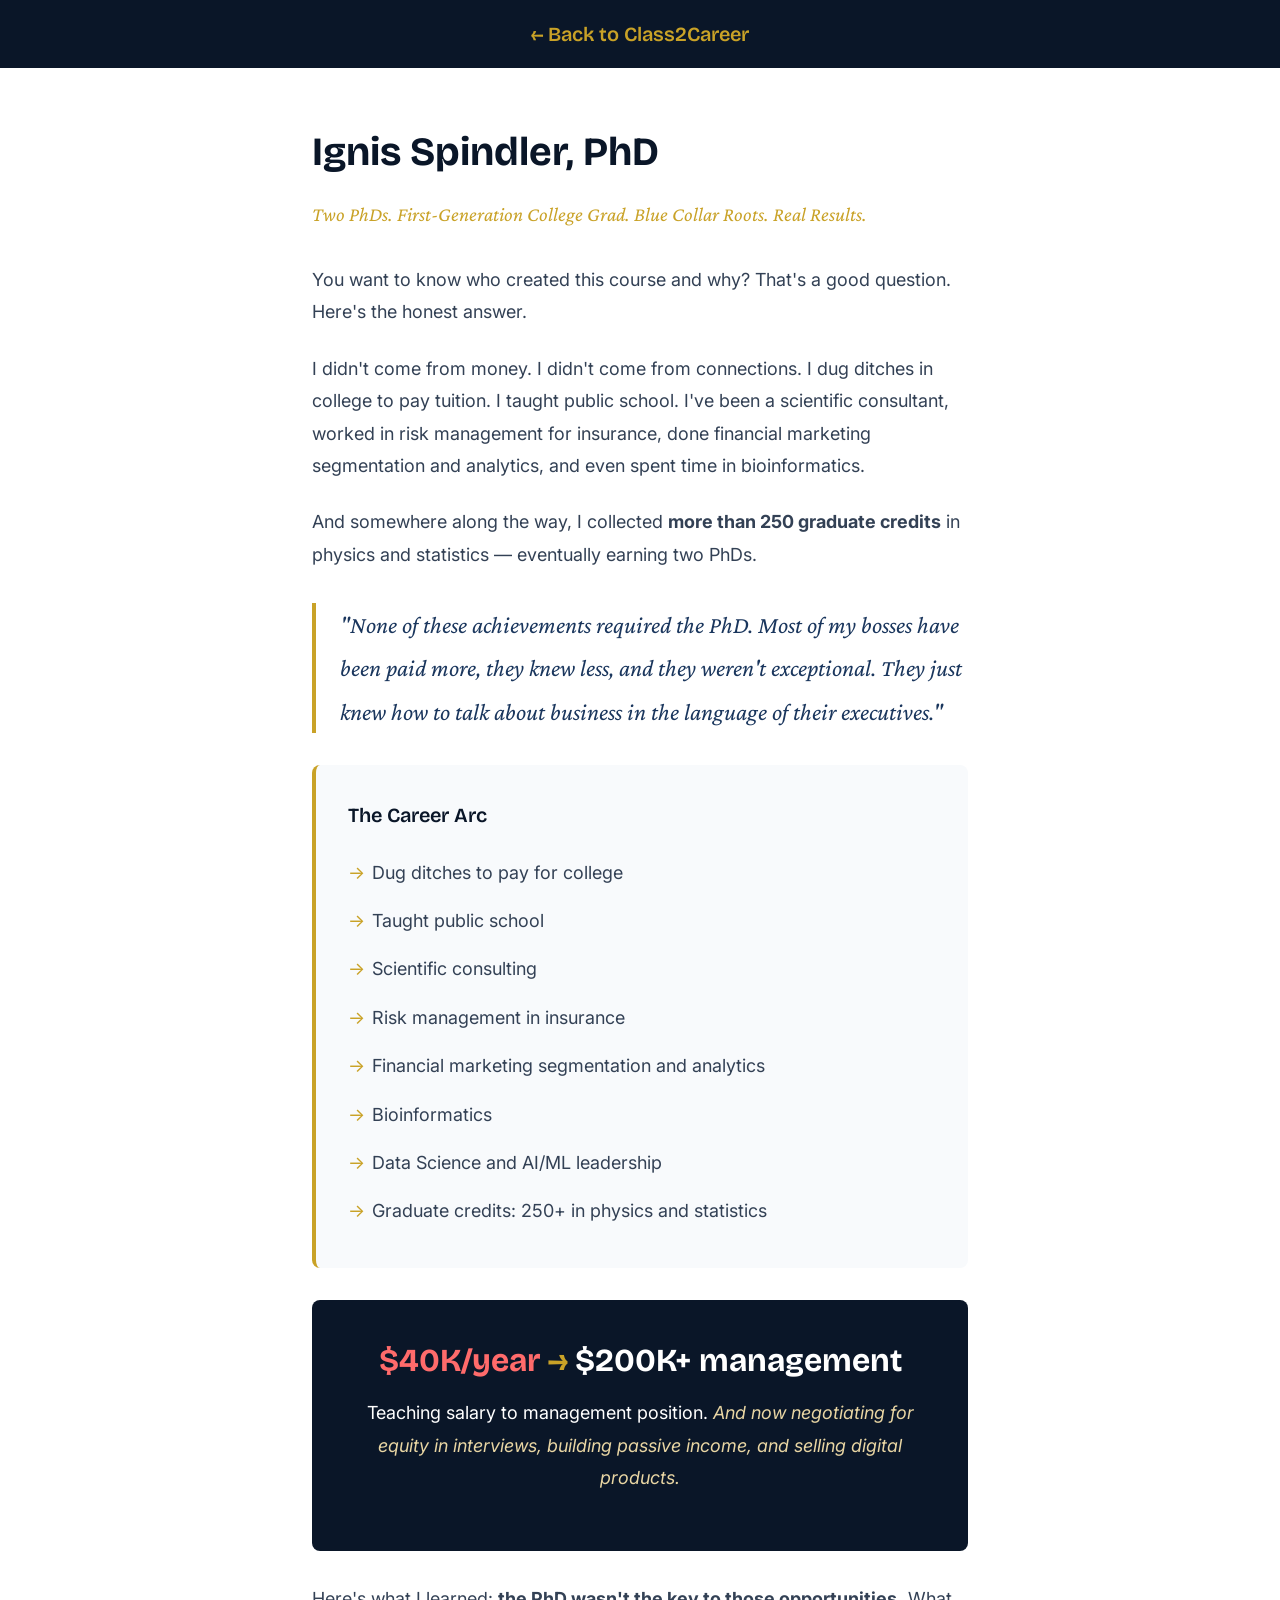
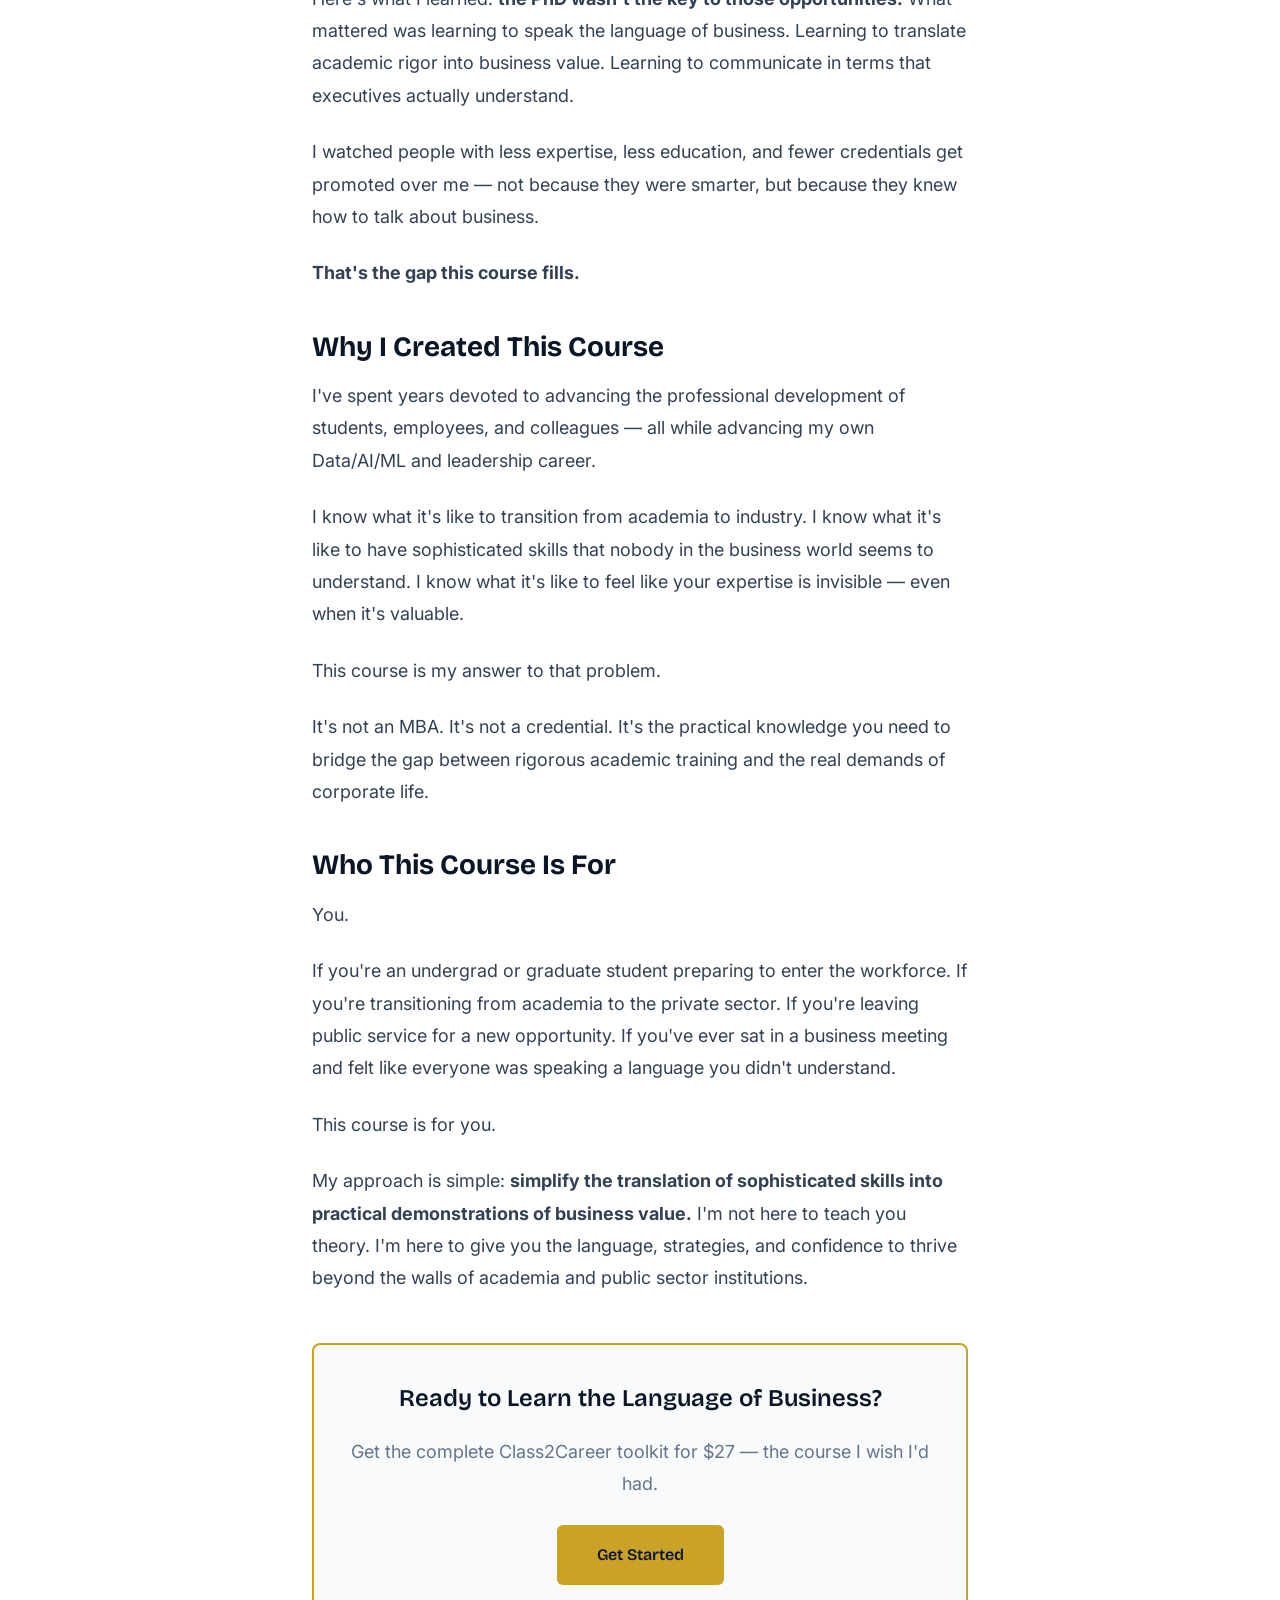
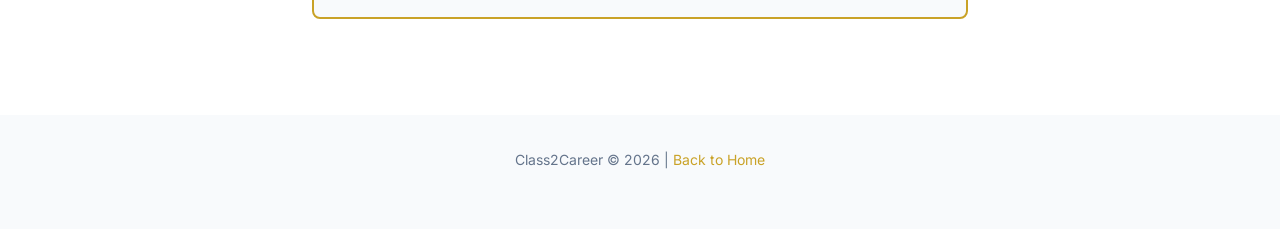
<file: about.html>
<!DOCTYPE html>
<html lang="en">
<head>
    <meta charset="UTF-8">
    <meta name="viewport" content="width=device-width, initial-scale=1.0">
    <title>About Ignis Spindler | Class2Career</title>
    <link rel="preconnect" href="https://fonts.googleapis.com">
    <link rel="preconnect" href="https://fonts.gstatic.com" crossorigin>
    <link href="https://fonts.googleapis.com/css2?family=Bricolage+Grotesque:wght@400;500;600;700&family=Crimson+Pro:ital,wght@0,400;0,500;1,400&family=Inter:wght@300;400;500;600&display=swap" rel="stylesheet">
    <style>
        :root {
            --deep-navy: #0A1628;
            --rich-navy: #1A365D;
            --gold: #C9A227;
            --soft-gold: #E8D5A3;
            --coral: #FF6B6B;
            --slate: #64748B;
            --off-white: #F8FAFC;
            --white: #FFFFFF;
            --dark-gray: #334155;
        }

        * { margin: 0; padding: 0; box-sizing: border-box; }

        body {
            font-family: 'Inter', sans-serif;
            font-size: 18px;
            line-height: 1.8;
            color: var(--dark-gray);
            background: var(--white);
        }

        nav {
            background: var(--deep-navy);
            padding: 1rem 2rem;
            text-align: center;
        }

        nav a {
            color: var(--gold);
            text-decoration: none;
            font-family: 'Bricolage Grotesque', sans-serif;
            font-weight: 600;
            font-size: 1.25rem;
        }

        .container {
            max-width: 720px;
            margin: 0 auto;
            padding: 3rem 2rem;
        }

        h1 {
            font-family: 'Bricolage Grotesque', sans-serif;
            font-size: 2.5rem;
            font-weight: 700;
            color: var(--deep-navy);
            margin-bottom: 0.5rem;
        }

        .title {
            font-family: 'Crimson Pro', serif;
            font-size: 1.25rem;
            color: var(--gold);
            font-style: italic;
            margin-bottom: 2rem;
        }

        p { margin-bottom: 1.5rem; }

        blockquote {
            font-family: 'Crimson Pro', serif;
            font-size: 1.5rem;
            font-style: italic;
            color: var(--rich-navy);
            border-left: 4px solid var(--gold);
            padding-left: 1.5rem;
            margin: 2rem 0;
        }

        .journey {
            background: var(--off-white);
            padding: 2rem;
            border-radius: 8px;
            margin: 2rem 0;
            border-left: 4px solid var(--gold);
        }

        .journey h2 {
            font-family: 'Bricolage Grotesque', sans-serif;
            font-size: 1.25rem;
            font-weight: 600;
            color: var(--deep-navy);
            margin-bottom: 1rem;
        }

        .journey ul {
            list-style: none;
            padding: 0;
        }

        .journey li {
            padding: 0.5rem 0;
            padding-left: 1.5rem;
            position: relative;
        }

        .journey li::before {
            content: '→';
            position: absolute;
            left: 0;
            color: var(--gold);
        }

        .transformation {
            background: var(--deep-navy);
            color: var(--white);
            padding: 2rem;
            border-radius: 8px;
            margin: 2rem 0;
            text-align: center;
        }

        .transformation .from-to {
            font-family: 'Bricolage Grotesque', sans-serif;
            font-size: 2rem;
            font-weight: 700;
            margin-bottom: 0.5rem;
        }

        .transformation .from {
            color: var(--coral);
        }

        .transformation .arrow {
            color: var(--gold);
        }

        .transformation .to {
            color: var(--emerald);
        }

        .transformation em {
            color: var(--soft-gold);
            font-style: italic;
        }

        .emerald { color: #10B981; }

        .cta-box {
            background: var(--off-white);
            border: 2px solid var(--gold);
            padding: 2rem;
            border-radius: 8px;
            text-align: center;
            margin: 3rem 0;
        }

        .cta-box h3 {
            font-family: 'Bricolage Grotesque', sans-serif;
            font-size: 1.5rem;
            font-weight: 600;
            color: var(--deep-navy);
            margin-bottom: 1rem;
        }

        .cta-box p {
            color: var(--slate);
            margin-bottom: 1.5rem;
        }

        .btn {
            display: inline-block;
            padding: 1rem 2.5rem;
            background: var(--gold);
            color: var(--deep-navy);
            font-family: 'Bricolage Grotesque', sans-serif;
            font-weight: 600;
            font-size: 1rem;
            text-decoration: none;
            border-radius: 6px;
            transition: all 0.3s;
        }

        .btn:hover {
            background: var(--soft-gold);
            transform: translateY(-2px);
        }

        footer {
            background: var(--off-white);
            padding: 2rem;
            text-align: center;
            font-size: 0.875rem;
            color: var(--slate);
        }

        footer a {
            color: var(--gold);
            text-decoration: none;
        }
    </style>
</head>
<body>
    <nav>
        <a href="index.html">← Back to Class2Career</a>
    </nav>

    <div class="container">
        <h1>Ignis Spindler, PhD</h1>
        <p class="title">Two PhDs. First-Generation College Grad. Blue Collar Roots. Real Results.</p>

        <p>You want to know who created this course and why? That's a good question. Here's the honest answer.</p>

        <p>I didn't come from money. I didn't come from connections. I dug ditches in college to pay tuition. I taught public school. I've been a scientific consultant, worked in risk management for insurance, done financial marketing segmentation and analytics, and even spent time in bioinformatics.</p>

        <p>And somewhere along the way, I collected <strong>more than 250 graduate credits</strong> in physics and statistics — eventually earning two PhDs.</p>

        <blockquote>
            "None of these achievements required the PhD. Most of my bosses have been paid more, they knew less, and they weren't exceptional. They just knew how to talk about business in the language of their executives."
        </blockquote>

        <div class="journey">
            <h2>The Career Arc</h2>
            <ul>
                <li>Dug ditches to pay for college</li>
                <li>Taught public school</li>
                <li>Scientific consulting</li>
                <li>Risk management in insurance</li>
                <li>Financial marketing segmentation and analytics</li>
                <li>Bioinformatics</li>
                <li>Data Science and AI/ML leadership</li>
                <li>Graduate credits: 250+ in physics and statistics</li>
            </ul>
        </div>

        <div class="transformation">
            <div class="from-to">
                <span class="from">$40K/year</span>
                <span class="arrow"> → </span>
                <span class="to">$200K+ management</span>
            </div>
            <p>Teaching salary to management position. <em>And now negotiating for equity in interviews, building passive income, and selling digital products.</em></p>
        </div>

        <p>Here's what I learned: <strong>the PhD wasn't the key to those opportunities.</strong> What mattered was learning to speak the language of business. Learning to translate academic rigor into business value. Learning to communicate in terms that executives actually understand.</p>

        <p>I watched people with less expertise, less education, and fewer credentials get promoted over me — not because they were smarter, but because they knew how to talk about business.</p>

        <p><strong>That's the gap this course fills.</strong></p>

        <h1 style="font-size: 1.75rem; margin-top: 2rem;">Why I Created This Course</h1>

        <p>I've spent years devoted to advancing the professional development of students, employees, and colleagues — all while advancing my own Data/AI/ML and leadership career.</p>

        <p>I know what it's like to transition from academia to industry. I know what it's like to have sophisticated skills that nobody in the business world seems to understand. I know what it's like to feel like your expertise is invisible — even when it's valuable.</p>

        <p>This course is my answer to that problem.</p>

        <p>It's not an MBA. It's not a credential. It's the practical knowledge you need to bridge the gap between rigorous academic training and the real demands of corporate life.</p>

        <h1 style="font-size: 1.75rem; margin-top: 2rem;">Who This Course Is For</h1>

        <p>You.</p>

        <p>If you're an undergrad or graduate student preparing to enter the workforce. If you're transitioning from academia to the private sector. If you're leaving public service for a new opportunity. If you've ever sat in a business meeting and felt like everyone was speaking a language you didn't understand.</p>

        <p>This course is for you.</p>

        <p>My approach is simple: <strong>simplify the translation of sophisticated skills into practical demonstrations of business value.</strong> I'm not here to teach you theory. I'm here to give you the language, strategies, and confidence to thrive beyond the walls of academia and public sector institutions.</p>

        <div class="cta-box">
            <h3>Ready to Learn the Language of Business?</h3>
            <p>Get the complete Class2Career toolkit for $27 — the course I wish I'd had.</p>
            <a href="#" class="btn">Get Started</a>
        </div>
    </div>

    <footer>
        <p>Class2Career © 2026 | <a href="index.html">Back to Home</a></p>
    </footer>
</body>
</html>
</file>
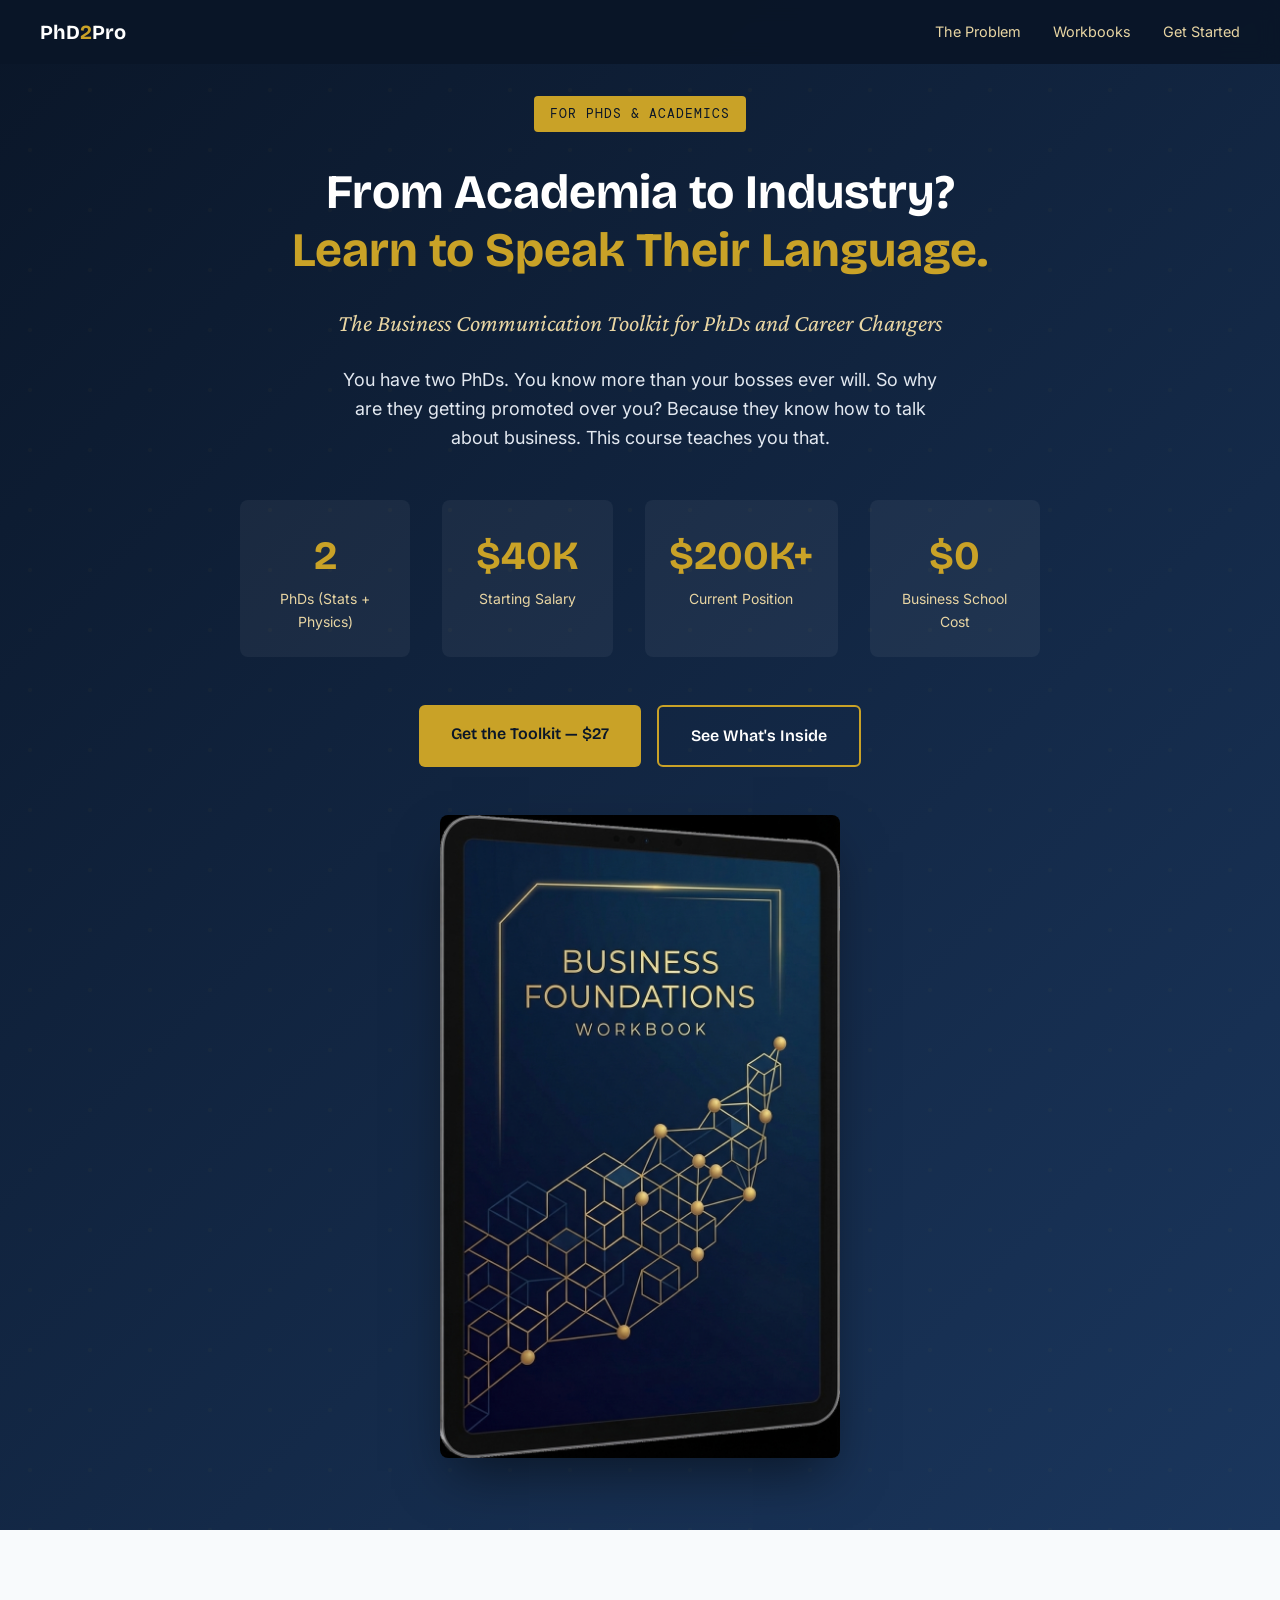
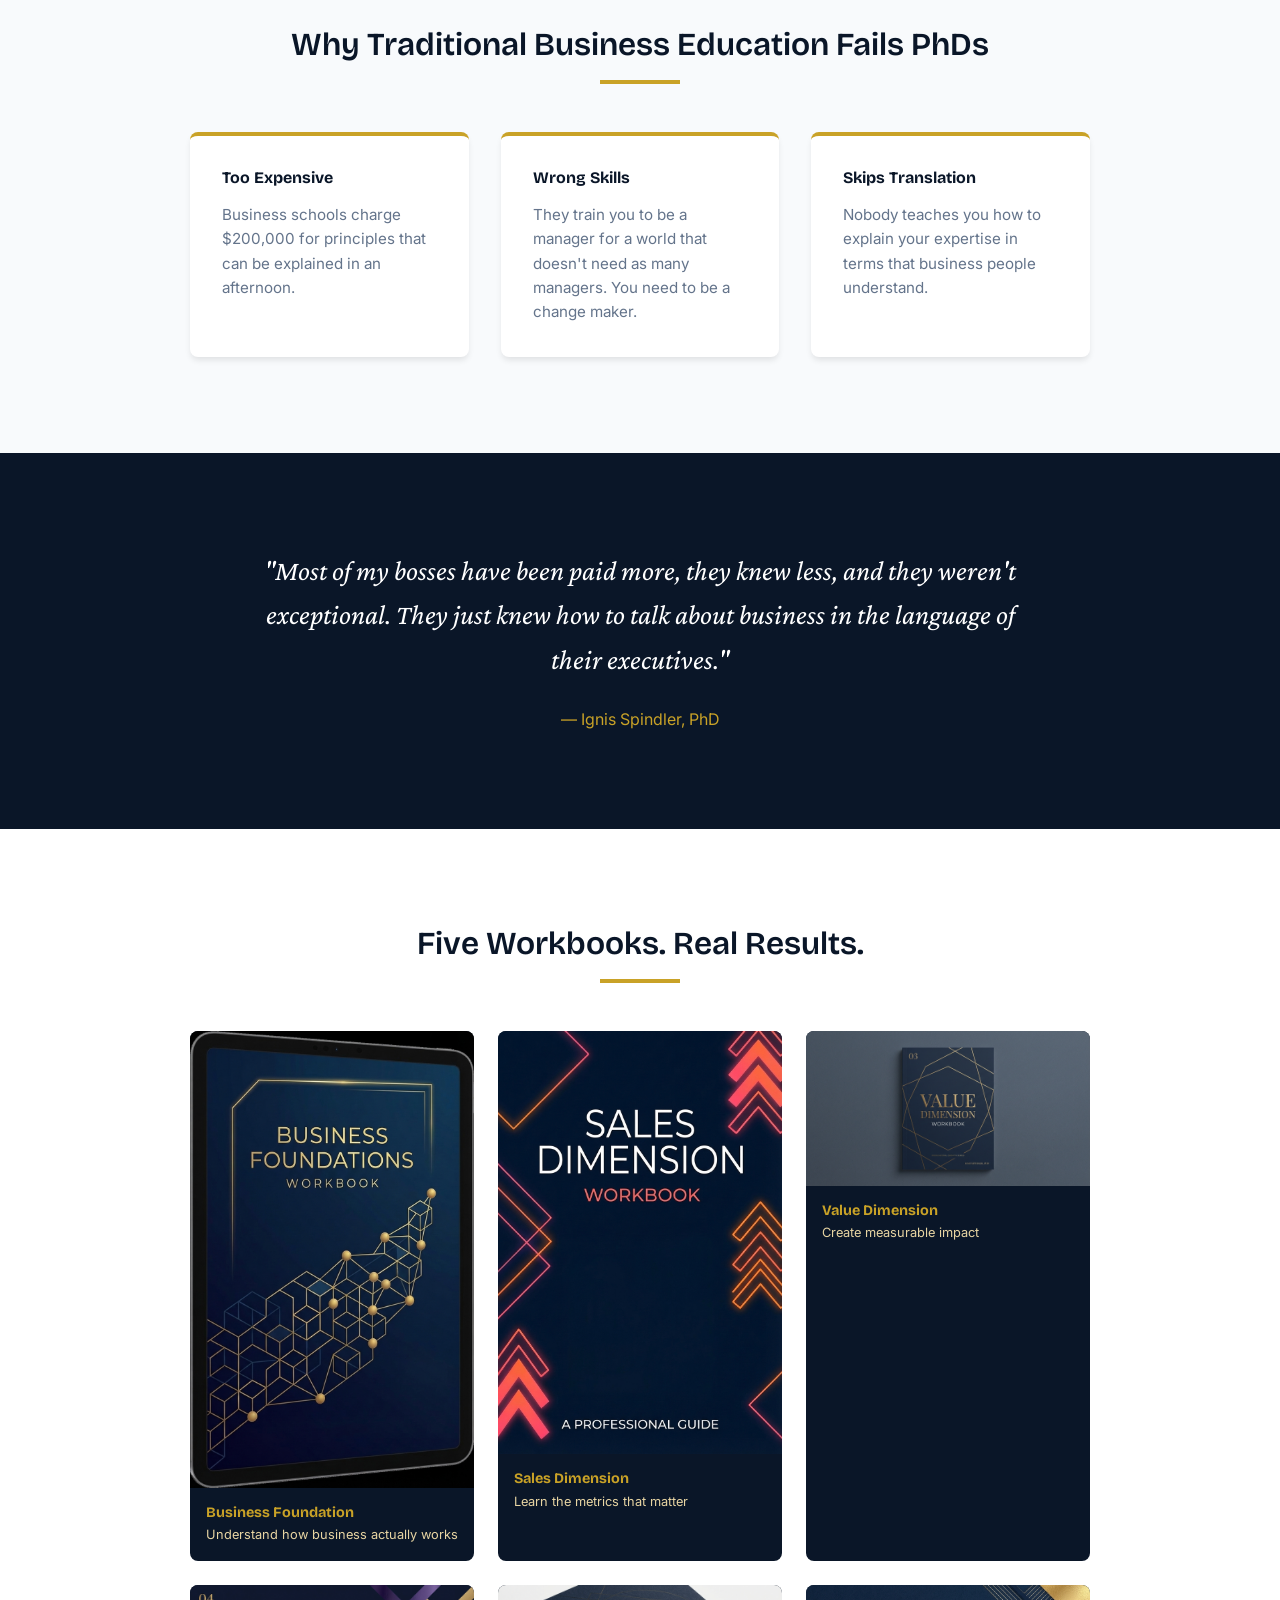
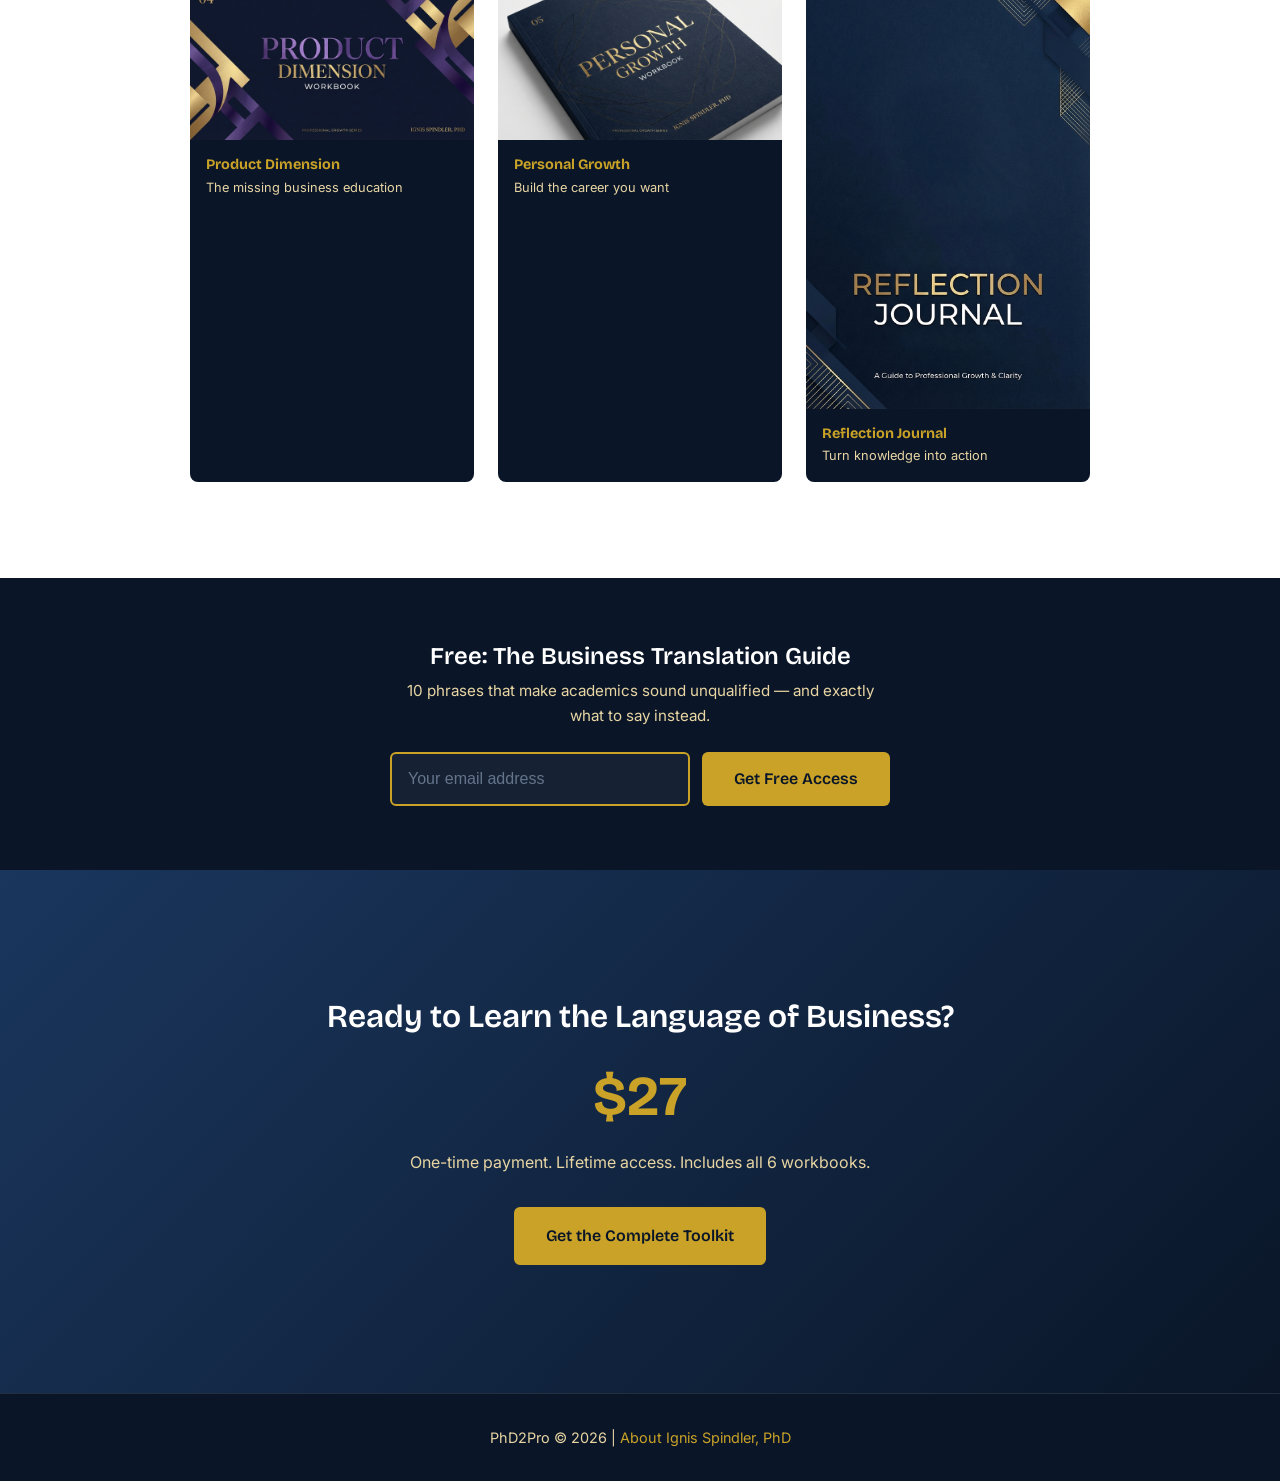
<file: phd2pro.html>
<!DOCTYPE html>
<html lang="en">
<head>
    <meta charset="UTF-8">
    <meta name="viewport" content="width=device-width, initial-scale=1.0">
    <title>PhD to Industry | PhD2Pro — The Business Communication Toolkit</title>
    <meta name="description" content="From academia to industry? Learn to speak the language of business without the $200,000 MBA price tag.">
    <link rel="preconnect" href="https://fonts.googleapis.com">
    <link rel="preconnect" href="https://fonts.gstatic.com" crossorigin>
    <link href="https://fonts.googleapis.com/css2?family=Bricolage+Grotesque:wght@400;500;600;700&family=Crimson+Pro:ital,wght@0,400;0,500;1,400&family=Inter:wght@300;400;500;600&family=DM+Mono:wght@400&display=swap" rel="stylesheet">
    <style>
        /* Same styles as main index - hero focused on PhDs */
        :root {
            --deep-navy: #0A1628;
            --rich-navy: #1A365D;
            --gold: #C9A227;
            --soft-gold: #E8D5A3;
            --coral: #FF6B6B;
            --emerald: #10B981;
            --slate: #64748B;
            --off-white: #F8FAFC;
            --white: #FFFFFF;
            --light-gray: #E2E8F0;
            --dark-gray: #334155;
        }
        * { margin: 0; padding: 0; box-sizing: border-box; }
        html { scroll-behavior: smooth; }
        body { font-family: 'Inter', sans-serif; font-size: 16px; line-height: 1.6; color: var(--dark-gray); background: var(--white); }
        h1, h2, h3, h4 { font-family: 'Bricolage Grotesque', sans-serif; color: var(--deep-navy); line-height: 1.2; }
        h1 { font-size: 3rem; font-weight: 700; }
        h2 { font-size: 2rem; font-weight: 600; }
        h3 { font-size: 1.5rem; font-weight: 600; }
        .section-title { text-align: center; margin-bottom: 3rem; }
        .section-title h2 { margin-bottom: 1rem; }
        .gold-line { width: 80px; height: 4px; background: var(--gold); margin: 0 auto; }

        nav { position: fixed; top: 0; left: 0; right: 0; background: rgba(10, 22, 40, 0.95); backdrop-filter: blur(10px); z-index: 1000; padding: 1rem 2rem; }
        nav .nav-inner { max-width: 1200px; margin: 0 auto; display: flex; justify-content: space-between; align-items: center; }
        nav .logo { font-family: 'Bricolage Grotesque', sans-serif; font-weight: 700; font-size: 1.25rem; color: var(--white); text-decoration: none; }
        nav .logo span { color: var(--gold); }
        nav ul { display: flex; list-style: none; gap: 2rem; }
        nav a { color: var(--soft-gold); text-decoration: none; font-size: 0.9rem; transition: color 0.3s; }
        nav a:hover { color: var(--gold); }

        .hero { background: linear-gradient(135deg, var(--deep-navy) 0%, var(--rich-navy) 100%); min-height: 100vh; display: flex; align-items: center; padding: 6rem 2rem 4rem; position: relative; overflow: hidden; }
        .hero::before { content: ''; position: absolute; inset: 0; background: url("data:image/svg+xml,%3Csvg width='60' height='60' viewBox='0 0 60 60' xmlns='http://www.w3.org/2000/svg'%3E%3Cg fill='none' fill-rule='evenodd'%3E%3Cg fill='%23C9A227' fill-opacity='0.03'%3E%3Ccircle cx='30' cy='30' r='2'/%3E%3C/g%3E%3C/g%3E%3C/svg%3E"); pointer-events: none; }
        .hero-content { max-width: 1000px; margin: 0 auto; text-align: center; position: relative; z-index: 1; }
        .hero-badge { display: inline-block; background: var(--gold); color: var(--deep-navy); padding: 0.5rem 1rem; border-radius: 4px; font-family: 'DM Mono', monospace; font-size: 0.8rem; text-transform: uppercase; letter-spacing: 1px; margin-bottom: 2rem; }
        .hero h1 { color: var(--white); margin-bottom: 1.5rem; }
        .hero h1 span { color: var(--gold); }
        .hero .subtitle { font-family: 'Crimson Pro', serif; font-size: 1.5rem; color: var(--soft-gold); margin-bottom: 1.5rem; font-style: italic; }
        .hero .description { color: var(--light-gray); font-size: 1.125rem; max-width: 600px; margin: 0 auto 2.5rem; }
        .hero-image { margin-top: 3rem; }
        .hero-image img { max-width: 400px; border-radius: 8px; box-shadow: 0 25px 50px -12px rgba(0, 0, 0, 0.5); }

        .stats { display: grid; grid-template-columns: repeat(4, 1fr); gap: 2rem; max-width: 800px; margin: 3rem auto; }
        .stat { text-align: center; padding: 1.5rem; background: rgba(255,255,255,0.05); border-radius: 8px; }
        .stat .number { font-family: 'Bricolage Grotesque', sans-serif; font-size: 2.5rem; font-weight: 700; color: var(--gold); }
        .stat .label { color: var(--soft-gold); font-size: 0.875rem; }

        .btn { display: inline-block; padding: 1rem 2rem; font-family: 'Bricolage Grotesque', sans-serif; font-weight: 600; font-size: 1rem; text-decoration: none; border-radius: 6px; transition: all 0.3s; cursor: pointer; border: none; }
        .btn-primary { background: var(--gold); color: var(--deep-navy); }
        .btn-primary:hover { background: var(--soft-gold); transform: translateY(-2px); }
        .btn-group { display: flex; gap: 1rem; justify-content: center; flex-wrap: wrap; }

        .problem { padding: 6rem 2rem; background: var(--off-white); }
        .problem-content { max-width: 900px; margin: 0 auto; }
        .problem-cards { display: grid; grid-template-columns: repeat(3, 1fr); gap: 2rem; }
        .problem-card { background: var(--white); padding: 2rem; border-radius: 8px; box-shadow: 0 4px 6px -1px rgba(0, 0, 0, 0.1); border-top: 4px solid var(--gold); }
        .problem-card h4 { margin-bottom: 1rem; }
        .problem-card p { color: var(--slate); font-size: 0.95rem; }

        .quote { padding: 6rem 2rem; background: var(--deep-navy); text-align: center; }
        .quote blockquote { font-family: 'Crimson Pro', serif; font-size: 1.75rem; font-style: italic; color: var(--white); max-width: 800px; margin: 0 auto 1.5rem; }
        .quote cite { color: var(--gold); font-style: normal; }

        .workbooks { padding: 6rem 2rem; background: var(--white); }
        .workbooks-grid { max-width: 900px; margin: 0 auto; display: grid; grid-template-columns: repeat(3, 1fr); gap: 1.5rem; }
        .workbook-preview { background: var(--deep-navy); border-radius: 8px; overflow: hidden; transition: transform 0.3s; }
        .workbook-preview:hover { transform: translateY(-8px); }
        .workbook-preview img { width: 100%; display: block; }
        .workbook-preview .info { padding: 1rem; }
        .workbook-preview h4 { color: var(--gold); font-size: 0.9rem; margin-bottom: 0.25rem; }
        .workbook-preview p { color: var(--soft-gold); font-size: 0.8rem; }

        .cta { padding: 8rem 2rem; background: linear-gradient(135deg, var(--rich-navy) 0%, var(--deep-navy) 100%); text-align: center; }
        .cta h2 { color: var(--white); margin-bottom: 1rem; }
        .cta .price { font-family: 'Bricolage Grotesque', sans-serif; font-size: 3.5rem; font-weight: 700; color: var(--gold); margin-bottom: 0.5rem; }
        .cta .note { color: var(--soft-gold); margin-bottom: 2rem; }

        .email-section { padding: 4rem 2rem; background: var(--deep-navy); }
        .email-inner { max-width: 500px; margin: 0 auto; text-align: center; }
        .email-inner h3 { color: var(--white); margin-bottom: 0.5rem; }
        .email-inner p { color: var(--soft-gold); margin-bottom: 1.5rem; font-size: 0.95rem; }
        .email-form { display: flex; gap: 0.75rem; }
        .email-form input { flex: 1; padding: 1rem; border: 2px solid var(--gold); border-radius: 6px; background: rgba(255,255,255,0.05); color: var(--white); font-size: 1rem; }
        .email-form input::placeholder { color: var(--slate); }
        .email-form button { background: var(--gold); color: var(--deep-navy); font-weight: 600; white-space: nowrap; }
        .email-form button:hover { background: var(--soft-gold); }

        footer { background: var(--deep-navy); padding: 2rem; text-align: center; border-top: 1px solid rgba(255,255,255,0.1); }
        footer p { color: var(--soft-gold); font-size: 0.9rem; }
        footer a { color: var(--gold); text-decoration: none; }

        @media (max-width: 768px) {
            h1 { font-size: 2rem; }
            .stats { grid-template-columns: repeat(2, 1fr); }
            .problem-cards { grid-template-columns: 1fr; }
            .workbooks-grid { grid-template-columns: 1fr; }
            .email-form { flex-direction: column; }
        }
    </style>
</head>
<body>
    <nav>
        <div class="nav-inner">
            <a href="/" class="logo">PhD<span>2</span>Pro</a>
            <ul>
                <li><a href="#problem">The Problem</a></li>
                <li><a href="#workbooks">Workbooks</a></li>
                <li><a href="#pricing">Get Started</a></li>
            </ul>
        </div>
    </nav>

    <section class="hero">
        <div class="hero-content">
            <div class="hero-badge">For PhDs & Academics</div>
            <h1>From Academia to Industry?<br><span>Learn to Speak Their Language.</span></h1>
            <p class="subtitle">The Business Communication Toolkit for PhDs and Career Changers</p>
            <p class="description">You have two PhDs. You know more than your bosses ever will. So why are they getting promoted over you? Because they know how to talk about business. This course teaches you that.</p>
            
            <div class="stats">
                <div class="stat">
                    <div class="number">2</div>
                    <div class="label">PhDs (Stats + Physics)</div>
                </div>
                <div class="stat">
                    <div class="number">$40K</div>
                    <div class="label">Starting Salary</div>
                </div>
                <div class="stat">
                    <div class="number">$200K+</div>
                    <div class="label">Current Position</div>
                </div>
                <div class="stat">
                    <div class="number">$0</div>
                    <div class="label">Business School Cost</div>
                </div>
            </div>

            <div class="btn-group">
                <a href="#pricing" class="btn btn-primary">Get the Toolkit — $27</a>
                <a href="#workbooks" class="btn" style="background: transparent; color: var(--white); border: 2px solid var(--gold);">See What's Inside</a>
            </div>

            <div class="hero-image">
                <img src="assets/covers/cover-01-business-foundation.png" alt="Business Foundation Workbook">
            </div>
        </div>
    </section>

    <section id="problem" class="problem">
        <div class="problem-content">
            <div class="section-title">
                <h2>Why Traditional Business Education Fails PhDs</h2>
                <div class="gold-line"></div>
            </div>
            <div class="problem-cards">
                <div class="problem-card">
                    <h4>Too Expensive</h4>
                    <p>Business schools charge $200,000 for principles that can be explained in an afternoon.</p>
                </div>
                <div class="problem-card">
                    <h4>Wrong Skills</h4>
                    <p>They train you to be a manager for a world that doesn't need as many managers. You need to be a change maker.</p>
                </div>
                <div class="problem-card">
                    <h4>Skips Translation</h4>
                    <p>Nobody teaches you how to explain your expertise in terms that business people understand.</p>
                </div>
            </div>
        </div>
    </section>

    <section class="quote">
        <blockquote>"Most of my bosses have been paid more, they knew less, and they weren't exceptional. They just knew how to talk about business in the language of their executives."</blockquote>
        <cite>— Ignis Spindler, PhD</cite>
    </section>

    <section id="workbooks" class="workbooks">
        <div class="section-title">
            <h2>Five Workbooks. Real Results.</h2>
            <div class="gold-line"></div>
        </div>
        <div class="workbooks-grid">
            <div class="workbook-preview">
                <img src="assets/covers/cover-01-business-foundation.png" alt="Business Foundation">
                <div class="info">
                    <h4>Business Foundation</h4>
                    <p>Understand how business actually works</p>
                </div>
            </div>
            <div class="workbook-preview">
                <img src="assets/covers/cover-02-sales-dimension.png" alt="Sales Dimension">
                <div class="info">
                    <h4>Sales Dimension</h4>
                    <p>Learn the metrics that matter</p>
                </div>
            </div>
            <div class="workbook-preview">
                <img src="assets/covers/cover-03-value-dimension.png" alt="Value Dimension">
                <div class="info">
                    <h4>Value Dimension</h4>
                    <p>Create measurable impact</p>
                </div>
            </div>
            <div class="workbook-preview">
                <img src="assets/covers/cover-04-product-dimension.png" alt="Product Dimension">
                <div class="info">
                    <h4>Product Dimension</h4>
                    <p>The missing business education</p>
                </div>
            </div>
            <div class="workbook-preview">
                <img src="assets/covers/cover-05-personal-growth.png" alt="Personal Growth">
                <div class="info">
                    <h4>Personal Growth</h4>
                    <p>Build the career you want</p>
                </div>
            </div>
            <div class="workbook-preview">
                <img src="assets/covers/cover-06-reflection-journal.png" alt="Reflection Journal">
                <div class="info">
                    <h4>Reflection Journal</h4>
                    <p>Turn knowledge into action</p>
                </div>
            </div>
        </div>
    </section>

    <section class="email-section">
        <div class="email-inner">
            <h3>Free: The Business Translation Guide</h3>
            <p>10 phrases that make academics sound unqualified — and exactly what to say instead.</p>
            <form class="email-form" action="/subscribe" method="POST">
                <input type="email" name="email" placeholder="Your email address" required>
                <input type="hidden" name="lead_magnet" value="phd-translation-guide">
                <button type="submit" class="btn btn-primary">Get Free Access</button>
            </form>
        </div>
    </section>

    <section id="pricing" class="cta">
        <h2>Ready to Learn the Language of Business?</h2>
        <div class="price">$27</div>
        <p class="note">One-time payment. Lifetime access. Includes all 6 workbooks.</p>
        <a href="#" class="btn btn-primary">Get the Complete Toolkit</a>
    </section>

    <footer>
        <p>PhD2Pro © 2026 | <a href="/about">About Ignis Spindler, PhD</a></p>
    </footer>
</body>
</html>
</file>
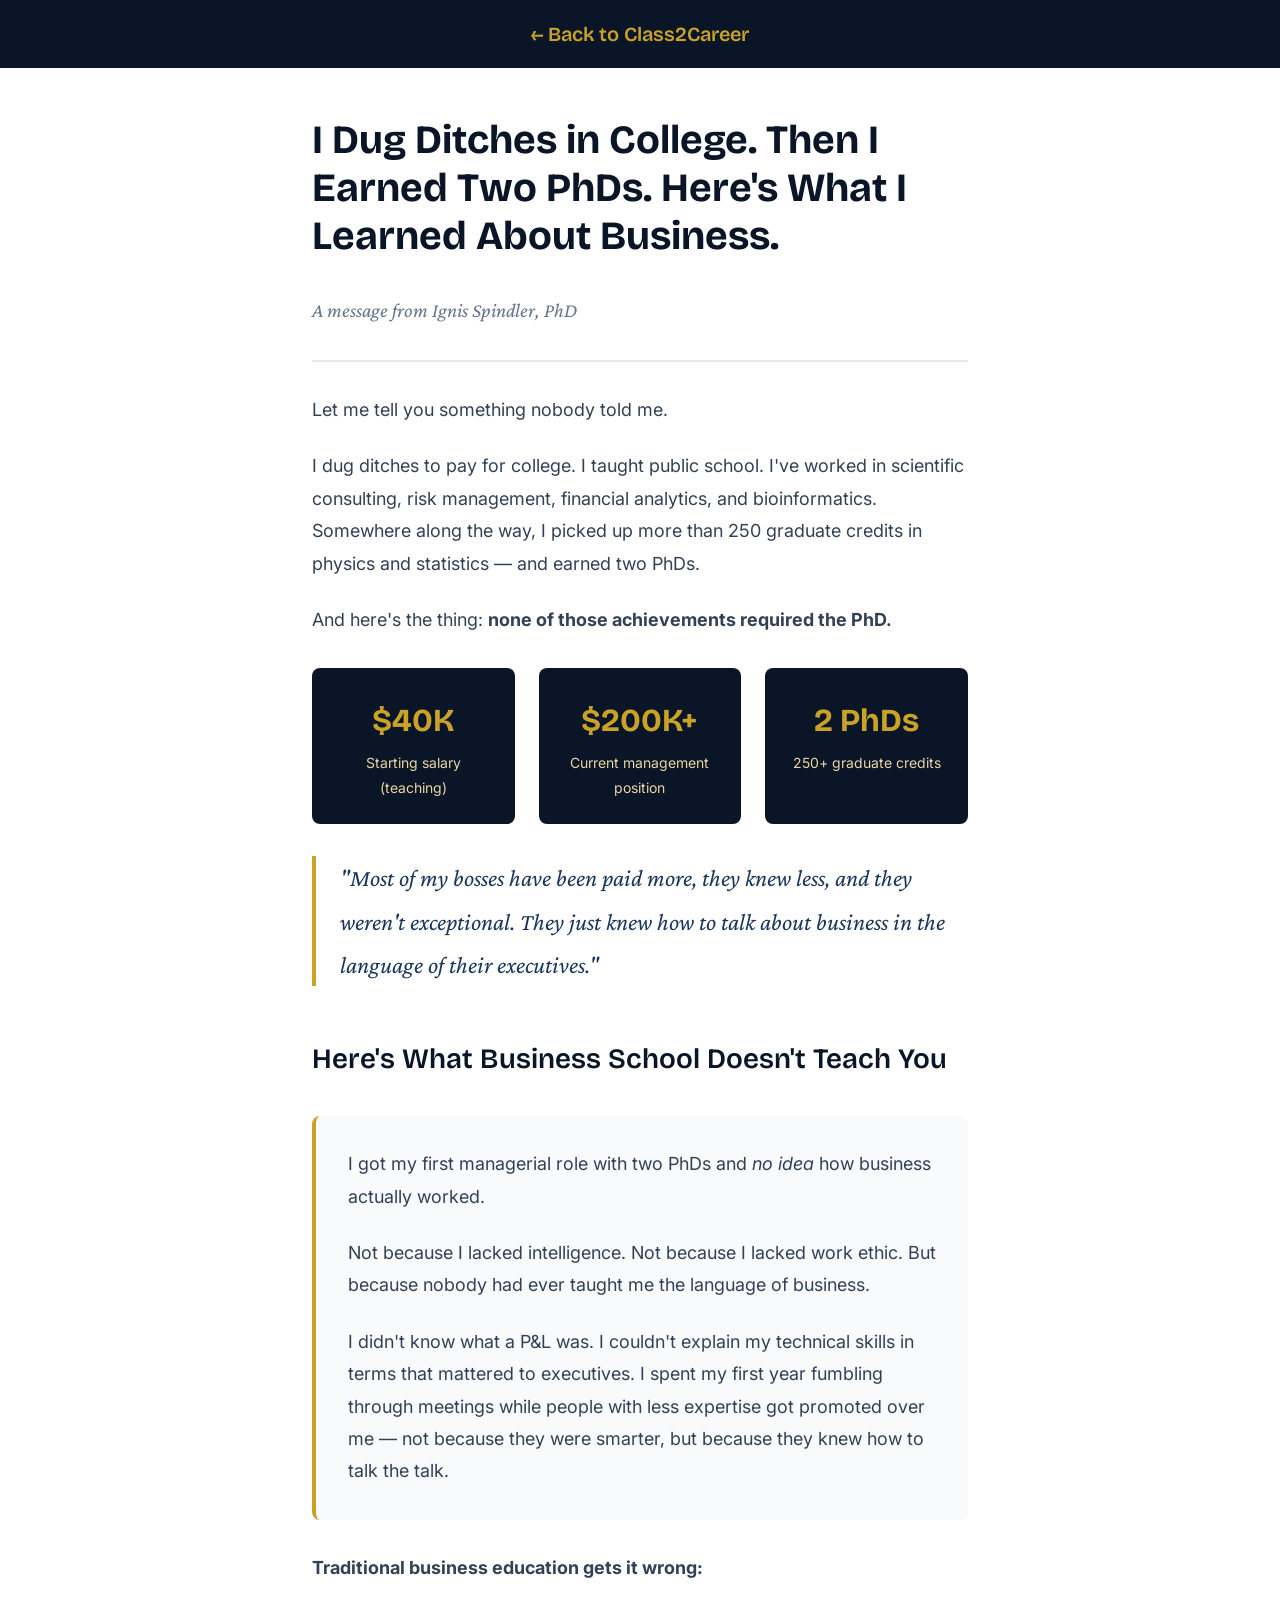
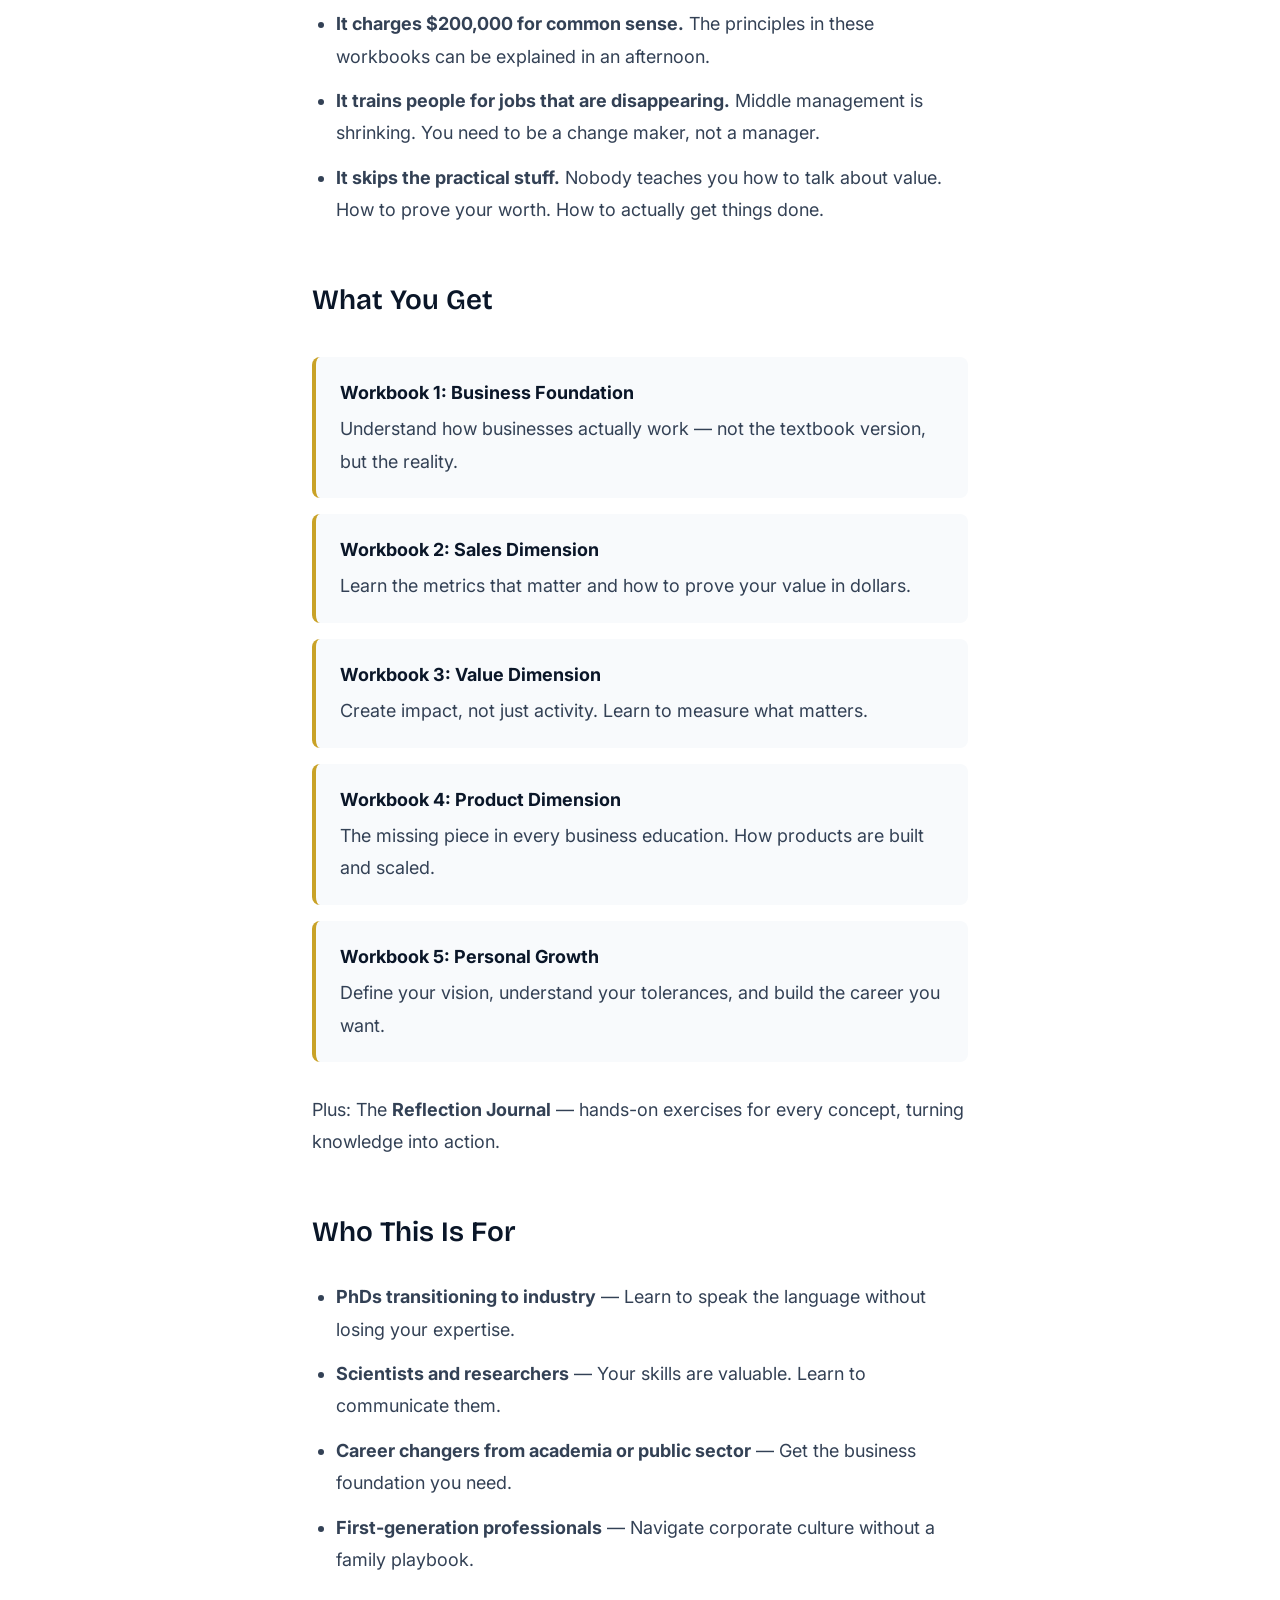
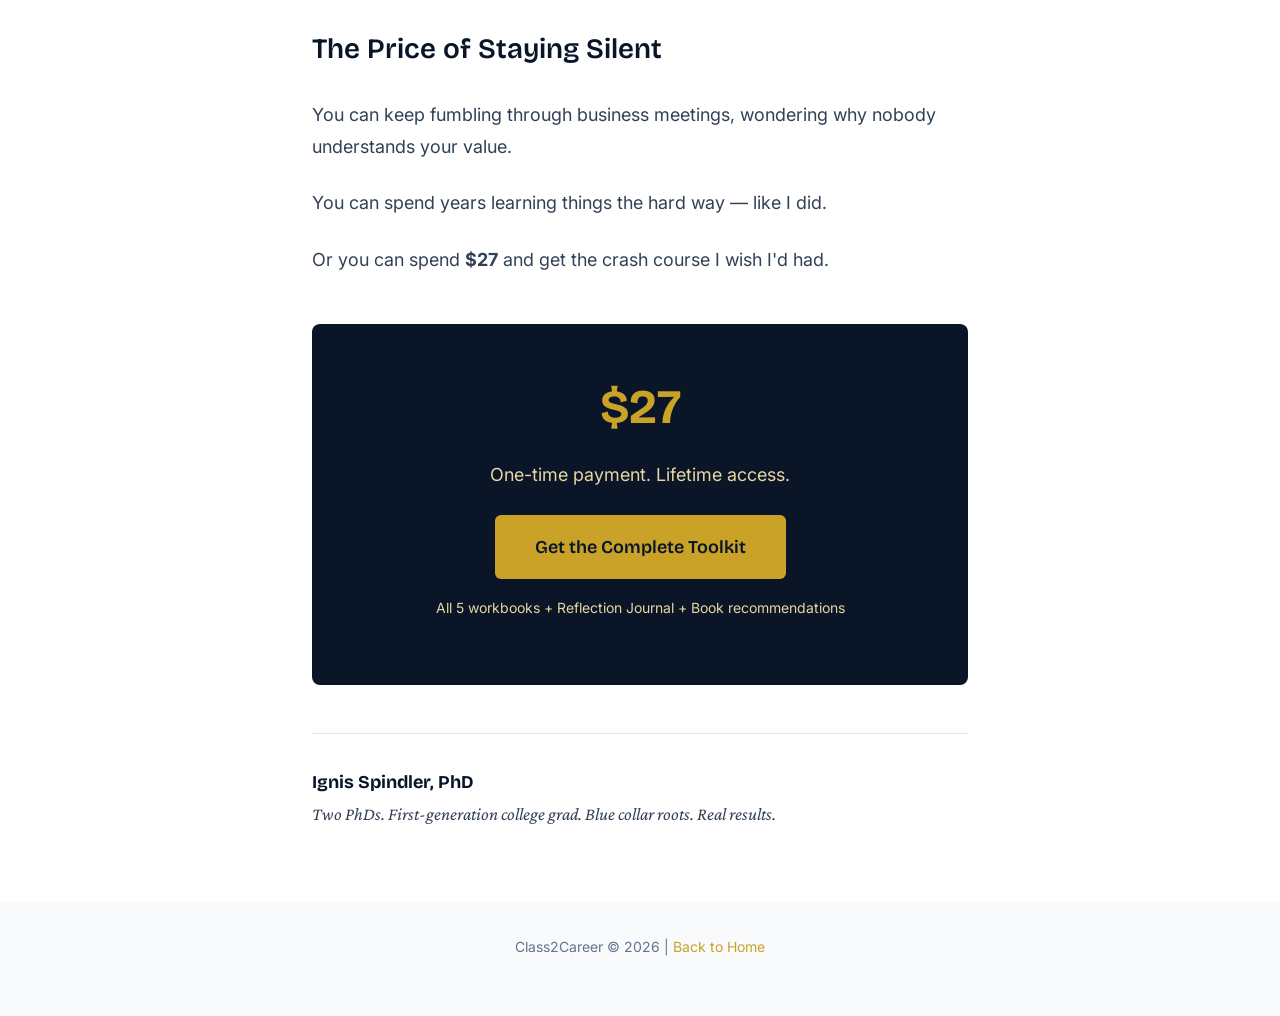
<file: sales-letter.html>
<!DOCTYPE html>
<html lang="en">
<head>
    <meta charset="UTF-8">
    <meta name="viewport" content="width=device-width, initial-scale=1.0">
    <title>Why PhDs and Scientists Need This Course | Class2Career</title>
    <link rel="preconnect" href="https://fonts.googleapis.com">
    <link rel="preconnect" href="https://fonts.gstatic.com" crossorigin>
    <link href="https://fonts.googleapis.com/css2?family=Bricolage+Grotesque:wght@400;500;600;700&family=Crimson+Pro:ital,wght@0,400;0,500;1,400&family=Inter:wght@300;400;500;600&family=DM+Mono:wght@400&display=swap" rel="stylesheet">
    <style>
        :root {
            --deep-navy: #0A1628;
            --rich-navy: #1A365D;
            --gold: #C9A227;
            --soft-gold: #E8D5A3;
            --coral: #FF6B6B;
            --emerald: #10B981;
            --slate: #64748B;
            --off-white: #F8FAFC;
            --white: #FFFFFF;
            --light-gray: #E2E8F0;
            --dark-gray: #334155;
        }

        * { margin: 0; padding: 0; box-sizing: border-box; }

        body {
            font-family: 'Inter', sans-serif;
            font-size: 18px;
            line-height: 1.8;
            color: var(--dark-gray);
            background: var(--white);
        }

        nav {
            background: var(--deep-navy);
            padding: 1rem 2rem;
            text-align: center;
        }

        nav a {
            color: var(--gold);
            text-decoration: none;
            font-family: 'Bricolage Grotesque', sans-serif;
            font-weight: 600;
            font-size: 1.25rem;
        }

        .container {
            max-width: 720px;
            margin: 0 auto;
            padding: 3rem 2rem;
        }

        h1 {
            font-family: 'Bricolage Grotesque', sans-serif;
            font-size: 2.5rem;
            font-weight: 700;
            color: var(--deep-navy);
            line-height: 1.2;
            margin-bottom: 2rem;
        }

        h2 {
            font-family: 'Bricolage Grotesque', sans-serif;
            font-size: 1.75rem;
            font-weight: 600;
            color: var(--deep-navy);
            margin: 3rem 0 1.5rem;
        }

        .subtitle {
            font-family: 'Crimson Pro', serif;
            font-size: 1.25rem;
            color: var(--slate);
            font-style: italic;
            margin-bottom: 2rem;
            padding-bottom: 2rem;
            border-bottom: 2px solid var(--light-gray);
        }

        p {
            margin-bottom: 1.5rem;
        }

        blockquote {
            font-family: 'Crimson Pro', serif;
            font-size: 1.5rem;
            font-style: italic;
            color: var(--rich-navy);
            border-left: 4px solid var(--gold);
            padding-left: 1.5rem;
            margin: 2rem 0;
        }

        .story-box {
            background: var(--off-white);
            padding: 2rem;
            border-radius: 8px;
            margin: 2rem 0;
            border-left: 4px solid var(--gold);
        }

        .story-box p:last-child {
            margin-bottom: 0;
        }

        .stats {
            display: grid;
            grid-template-columns: repeat(3, 1fr);
            gap: 1.5rem;
            margin: 2rem 0;
        }

        .stat {
            text-align: center;
            padding: 1.5rem;
            background: var(--deep-navy);
            border-radius: 8px;
        }

        .stat .number {
            font-family: 'Bricolage Grotesque', sans-serif;
            font-size: 2rem;
            font-weight: 700;
            color: var(--gold);
        }

        .stat .label {
            color: var(--soft-gold);
            font-size: 0.875rem;
        }

        ul {
            margin: 1.5rem 0;
            padding-left: 1.5rem;
        }

        li {
            margin-bottom: 0.75rem;
        }

        .workbook-list {
            list-style: none;
            padding: 0;
            margin: 2rem 0;
        }

        .workbook-list li {
            background: var(--off-white);
            padding: 1.25rem 1.5rem;
            margin-bottom: 1rem;
            border-radius: 8px;
            border-left: 4px solid var(--gold);
        }

        .workbook-list strong {
            color: var(--deep-navy);
            display: block;
            margin-bottom: 0.25rem;
        }

        .cta-box {
            background: var(--deep-navy);
            color: var(--white);
            padding: 2.5rem;
            border-radius: 8px;
            text-align: center;
            margin: 3rem 0;
        }

        .cta-box .price {
            font-family: 'Bricolage Grotesque', sans-serif;
            font-size: 3rem;
            font-weight: 700;
            color: var(--gold);
            margin-bottom: 0.5rem;
        }

        .cta-box p {
            color: var(--soft-gold);
            margin-bottom: 1.5rem;
        }

        .btn {
            display: inline-block;
            padding: 1rem 2.5rem;
            background: var(--gold);
            color: var(--deep-navy);
            font-family: 'Bricolage Grotesque', sans-serif;
            font-weight: 600;
            font-size: 1.125rem;
            text-decoration: none;
            border-radius: 6px;
            transition: all 0.3s;
        }

        .btn:hover {
            background: var(--soft-gold);
            transform: translateY(-2px);
        }

        .signature {
            font-family: 'Crimson Pro', serif;
            font-style: italic;
            margin-top: 3rem;
            padding-top: 2rem;
            border-top: 1px solid var(--light-gray);
        }

        .signature strong {
            font-family: 'Bricolage Grotesque', sans-serif;
            font-style: normal;
            display: block;
            color: var(--deep-navy);
        }

        footer {
            background: var(--off-white);
            padding: 2rem;
            text-align: center;
            font-size: 0.875rem;
            color: var(--slate);
        }

        footer a {
            color: var(--gold);
            text-decoration: none;
        }

        @media (max-width: 600px) {
            .stats {
                grid-template-columns: 1fr;
            }
        }
    </style>
</head>
<body>
    <nav>
        <a href="index.html">← Back to Class2Career</a>
    </nav>

    <div class="container">
        <h1>I Dug Ditches in College. Then I Earned Two PhDs. Here's What I Learned About Business.</h1>
        
        <p class="subtitle">A message from Ignis Spindler, PhD</p>

        <p>Let me tell you something nobody told me.</p>

        <p>I dug ditches to pay for college. I taught public school. I've worked in scientific consulting, risk management, financial analytics, and bioinformatics. Somewhere along the way, I picked up more than 250 graduate credits in physics and statistics — and earned two PhDs.</p>

        <p>And here's the thing: <strong>none of those achievements required the PhD.</strong></p>

        <div class="stats">
            <div class="stat">
                <div class="number">$40K</div>
                <div class="label">Starting salary (teaching)</div>
            </div>
            <div class="stat">
                <div class="number">$200K+</div>
                <div class="label">Current management position</div>
            </div>
            <div class="stat">
                <div class="number">2 PhDs</div>
                <div class="label">250+ graduate credits</div>
            </div>
        </div>

        <blockquote>
            "Most of my bosses have been paid more, they knew less, and they weren't exceptional. They just knew how to talk about business in the language of their executives."
        </blockquote>

        <h2>Here's What Business School Doesn't Teach You</h2>

        <div class="story-box">
            <p>I got my first managerial role with two PhDs and <em>no idea</em> how business actually worked.</p>

            <p>Not because I lacked intelligence. Not because I lacked work ethic. But because nobody had ever taught me the language of business.</p>

            <p>I didn't know what a P&L was. I couldn't explain my technical skills in terms that mattered to executives. I spent my first year fumbling through meetings while people with less expertise got promoted over me — not because they were smarter, but because they knew how to talk the talk.</p>
        </div>

        <p><strong>Traditional business education gets it wrong:</strong></p>

        <ul>
            <li><strong>It charges $200,000 for common sense.</strong> The principles in these workbooks can be explained in an afternoon.</li>
            <li><strong>It trains people for jobs that are disappearing.</strong> Middle management is shrinking. You need to be a change maker, not a manager.</li>
            <li><strong>It skips the practical stuff.</strong> Nobody teaches you how to talk about value. How to prove your worth. How to actually get things done.</li>
        </ul>

        <h2>What You Get</h2>

        <ul class="workbook-list">
            <li>
                <strong>Workbook 1: Business Foundation</strong>
                Understand how businesses actually work — not the textbook version, but the reality.
            </li>
            <li>
                <strong>Workbook 2: Sales Dimension</strong>
                Learn the metrics that matter and how to prove your value in dollars.
            </li>
            <li>
                <strong>Workbook 3: Value Dimension</strong>
                Create impact, not just activity. Learn to measure what matters.
            </li>
            <li>
                <strong>Workbook 4: Product Dimension</strong>
                The missing piece in every business education. How products are built and scaled.
            </li>
            <li>
                <strong>Workbook 5: Personal Growth</strong>
                Define your vision, understand your tolerances, and build the career you want.
            </li>
        </ul>

        <p>Plus: The <strong>Reflection Journal</strong> — hands-on exercises for every concept, turning knowledge into action.</p>

        <h2>Who This Is For</h2>

        <ul>
            <li><strong>PhDs transitioning to industry</strong> — Learn to speak the language without losing your expertise.</li>
            <li><strong>Scientists and researchers</strong> — Your skills are valuable. Learn to communicate them.</li>
            <li><strong>Career changers from academia or public sector</strong> — Get the business foundation you need.</li>
            <li><strong>First-generation professionals</strong> — Navigate corporate culture without a family playbook.</li>
        </ul>

        <h2>The Price of Staying Silent</h2>

        <p>You can keep fumbling through business meetings, wondering why nobody understands your value.</p>

        <p>You can spend years learning things the hard way — like I did.</p>

        <p>Or you can spend <strong>$27</strong> and get the crash course I wish I'd had.</p>

        <div class="cta-box">
            <div class="price">$27</div>
            <p>One-time payment. Lifetime access.</p>
            <a href="#" class="btn">Get the Complete Toolkit</a>
            <p style="margin-top: 1rem; font-size: 0.875rem; color: var(--soft-gold);">All 5 workbooks + Reflection Journal + Book recommendations</p>
        </div>

        <p class="signature">
            <strong>Ignis Spindler, PhD</strong>
            Two PhDs. First-generation college grad. Blue collar roots. Real results.
        </p>
    </div>

    <footer>
        <p>Class2Career © 2026 | <a href="index.html">Back to Home</a></p>
    </footer>
</body>
</html>
</file>
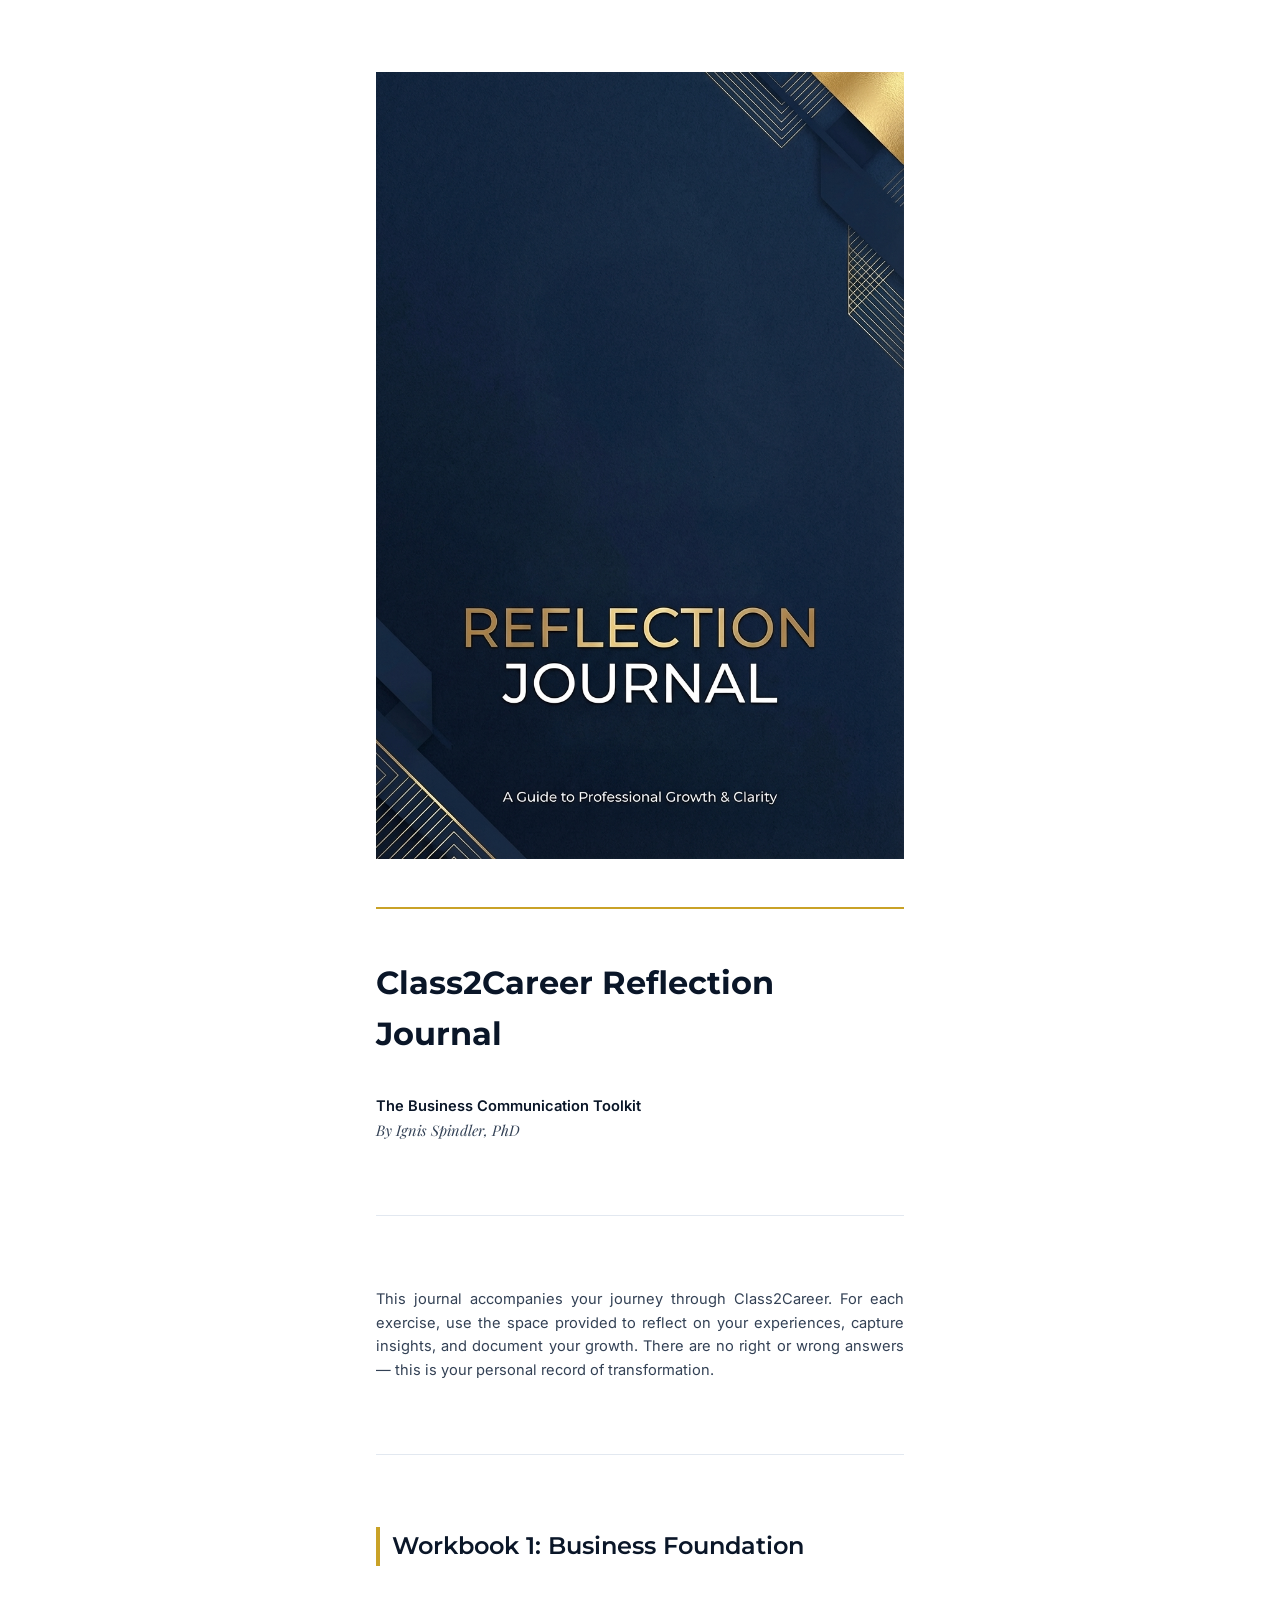
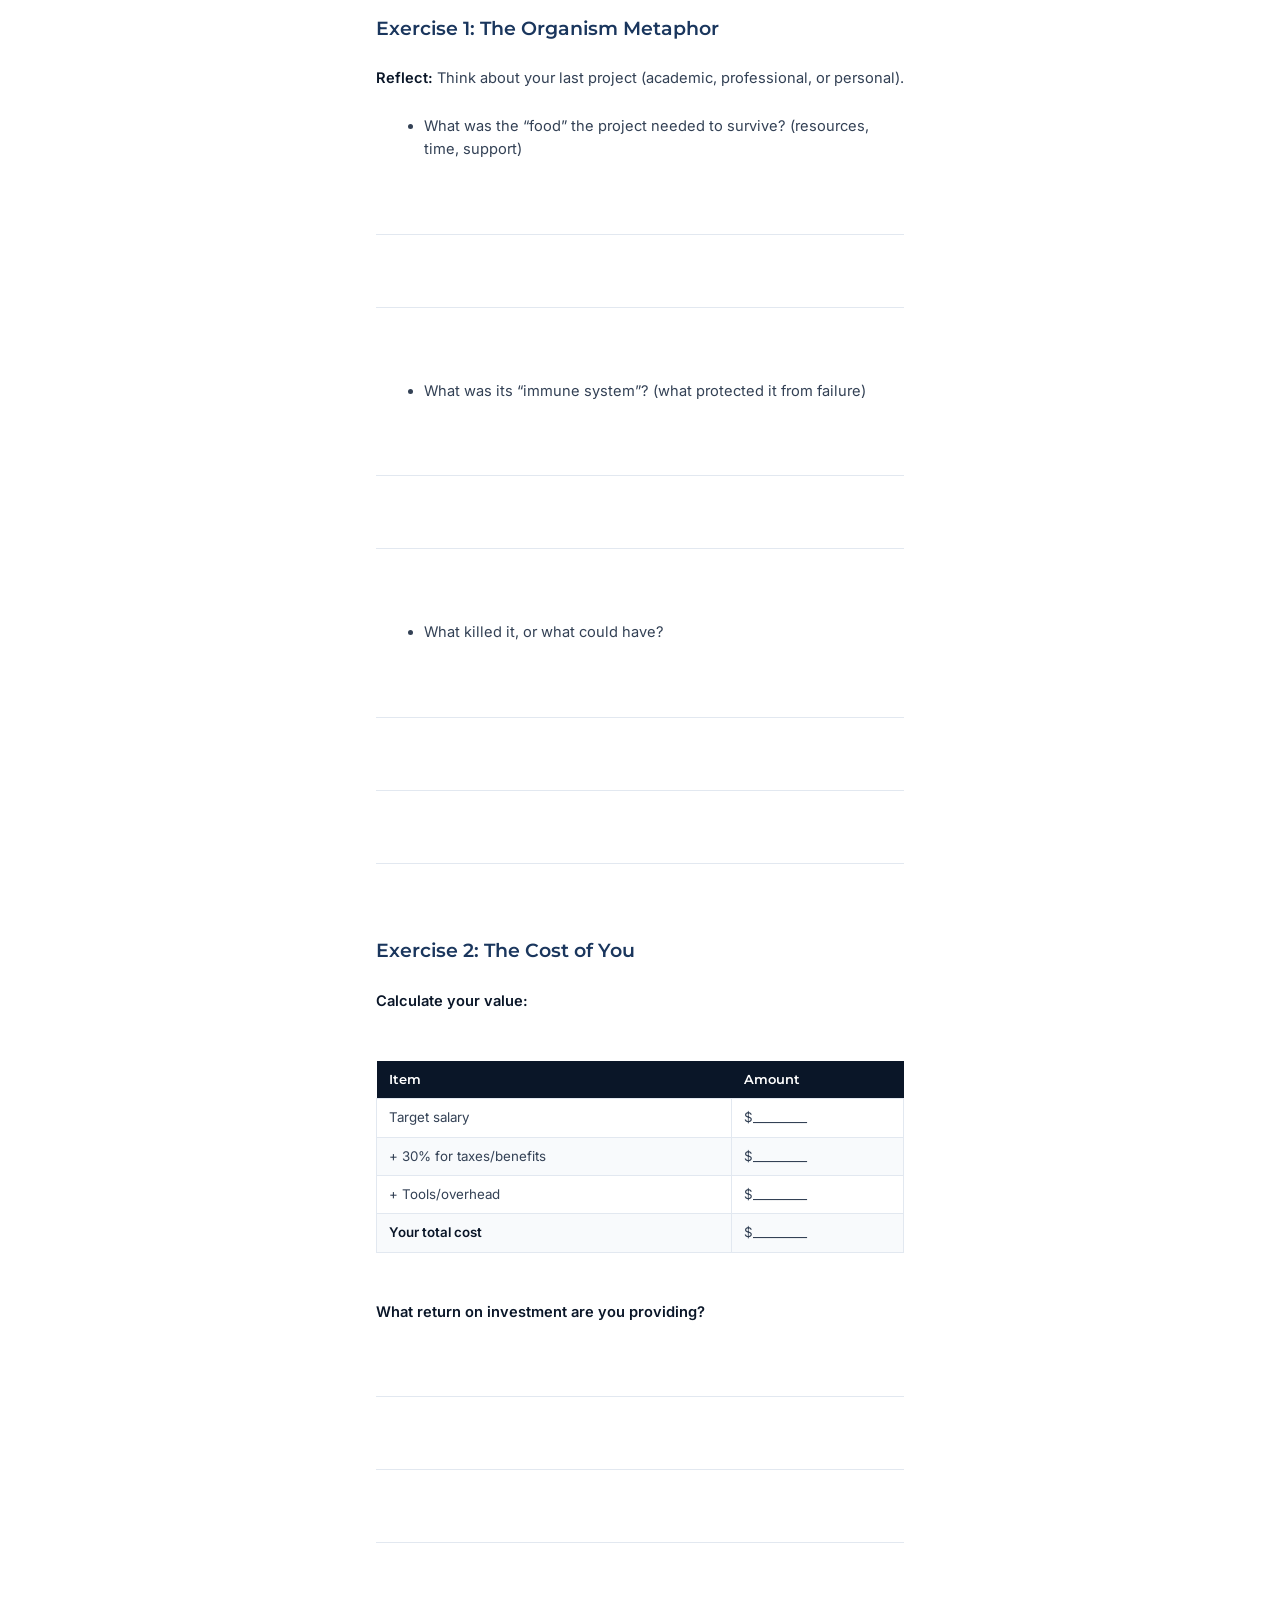
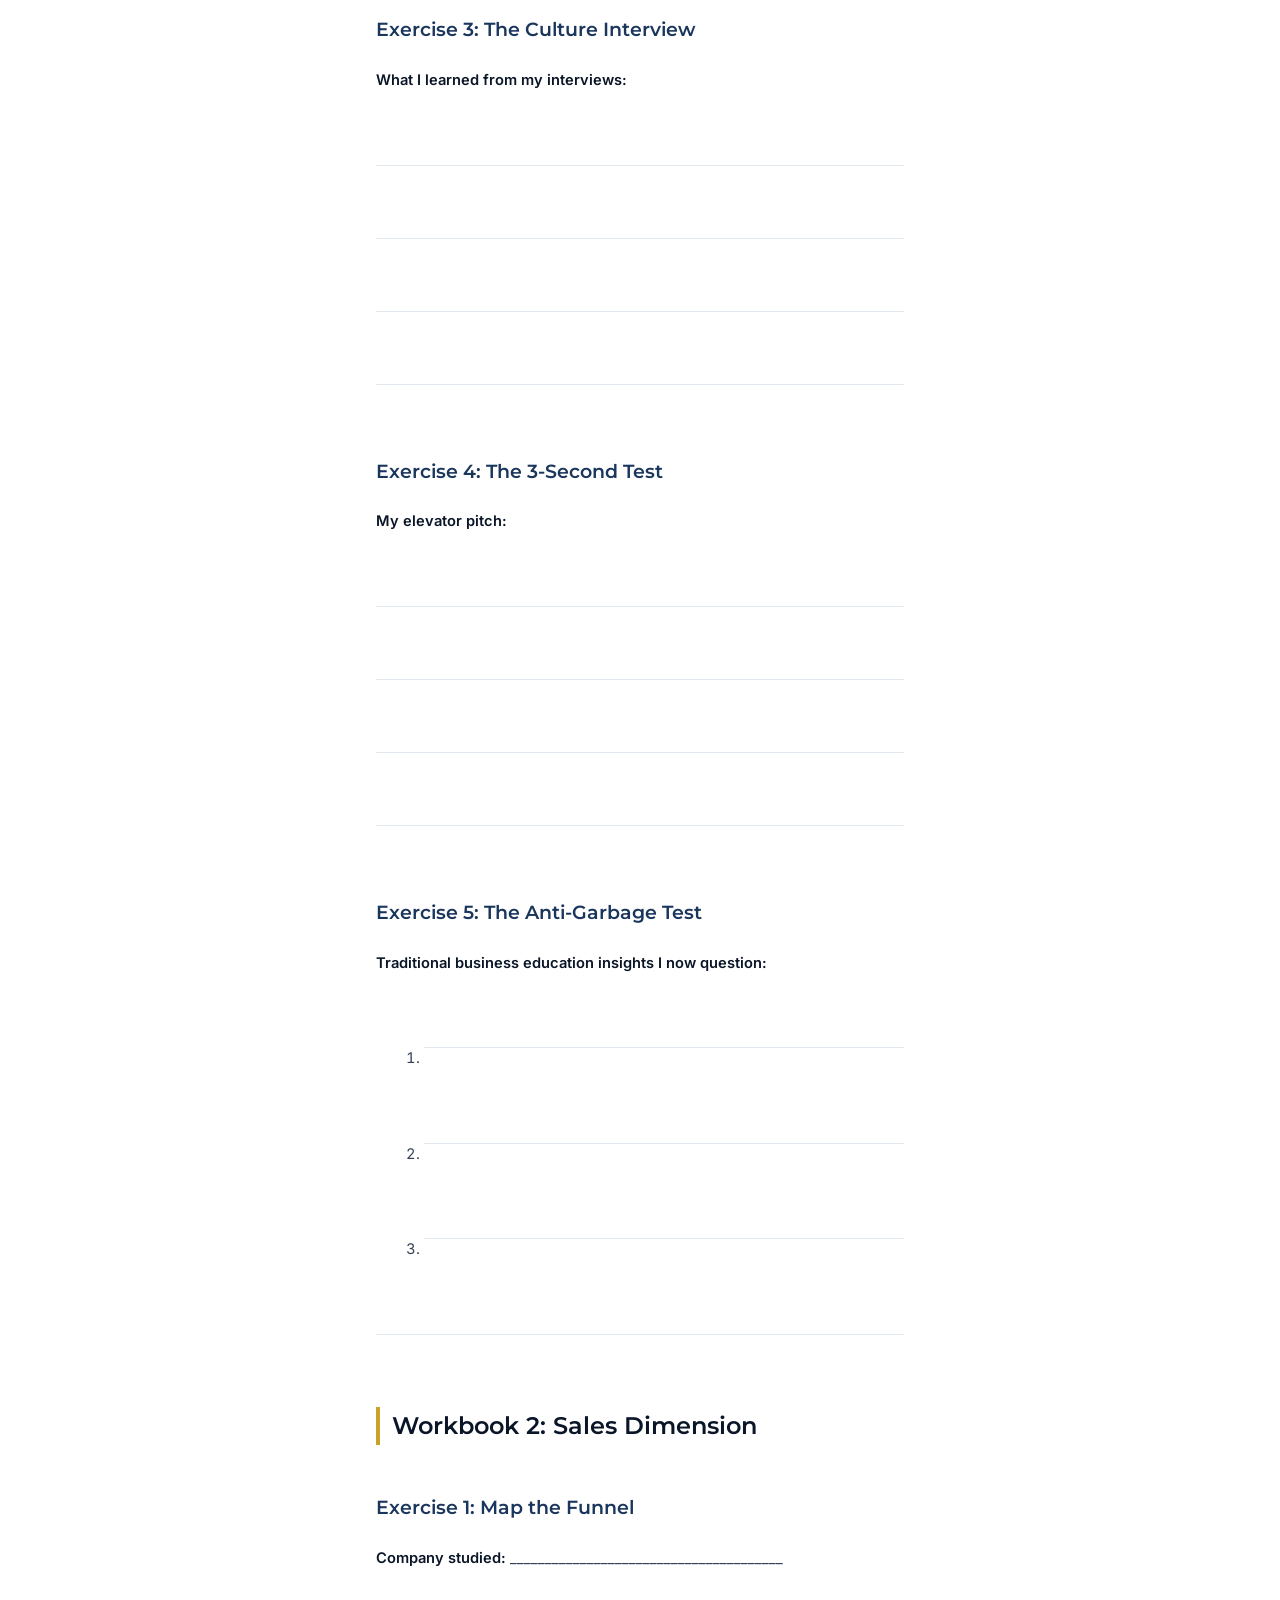
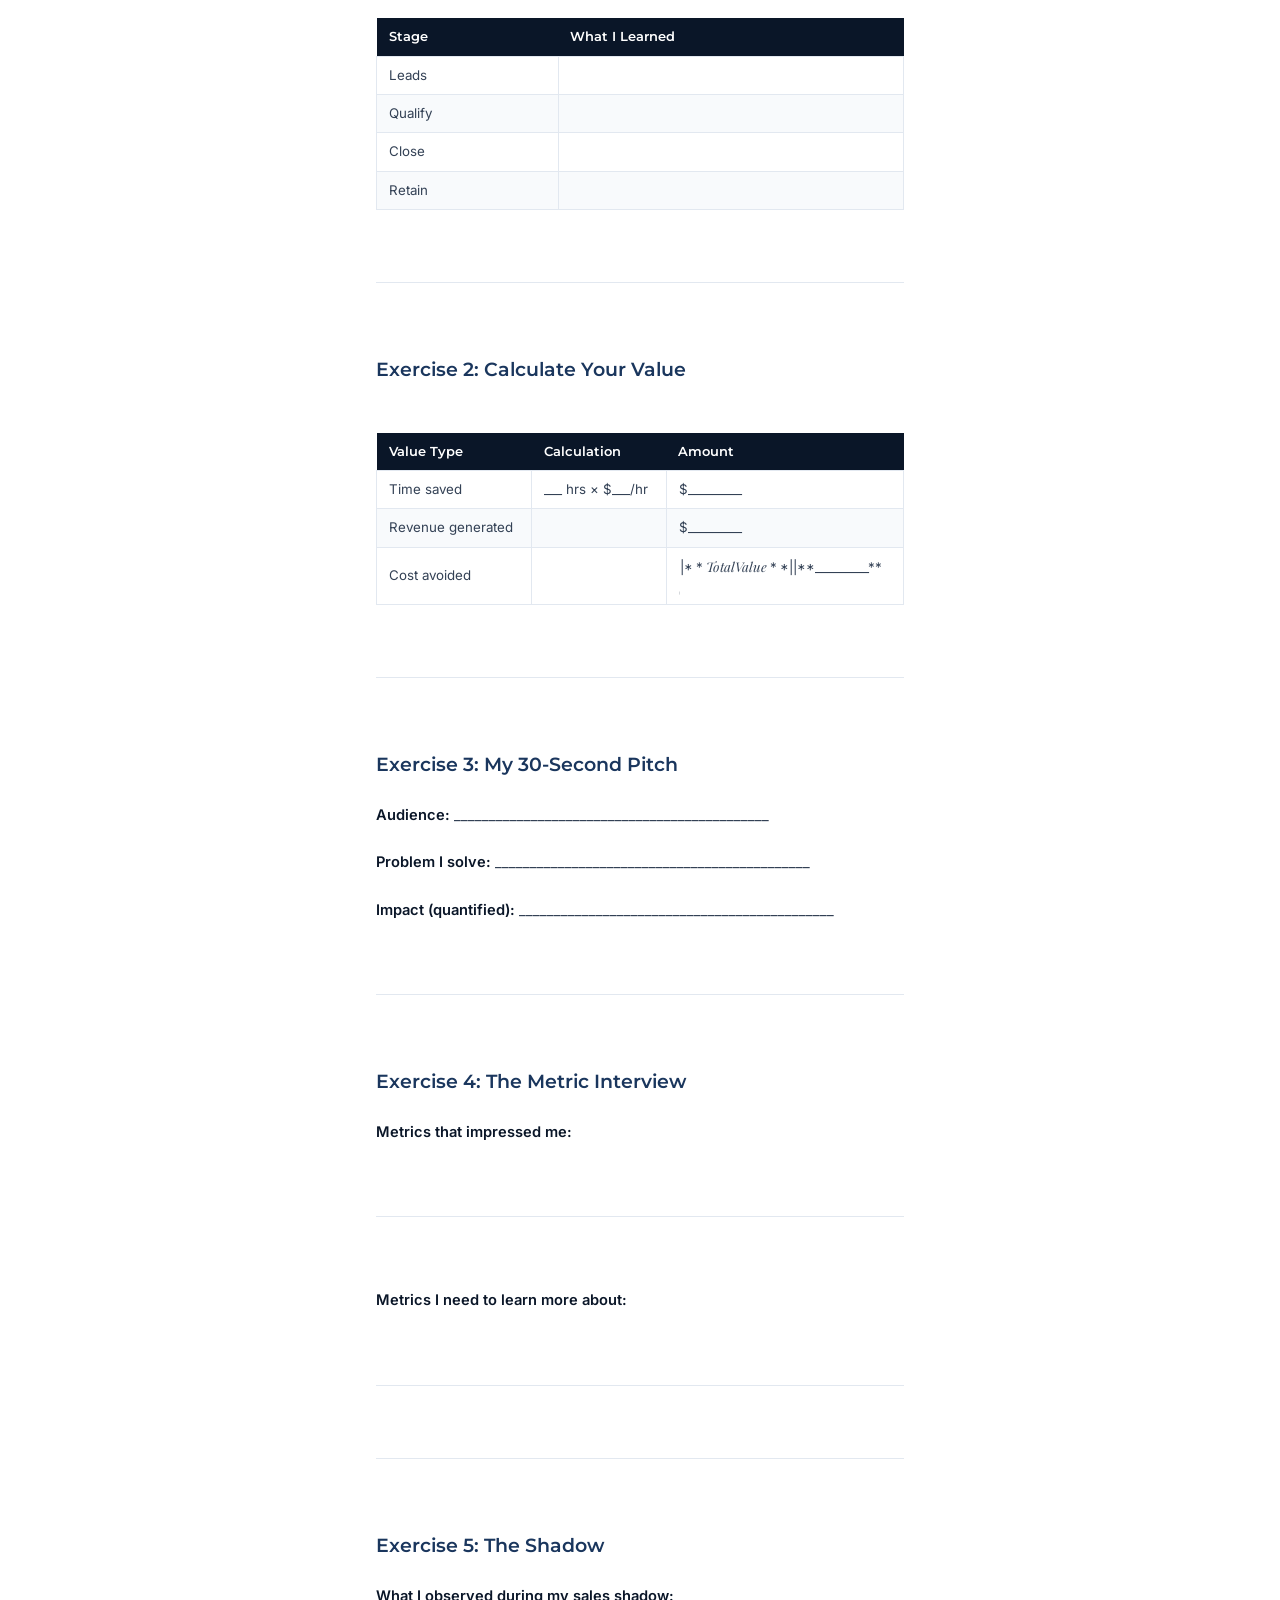
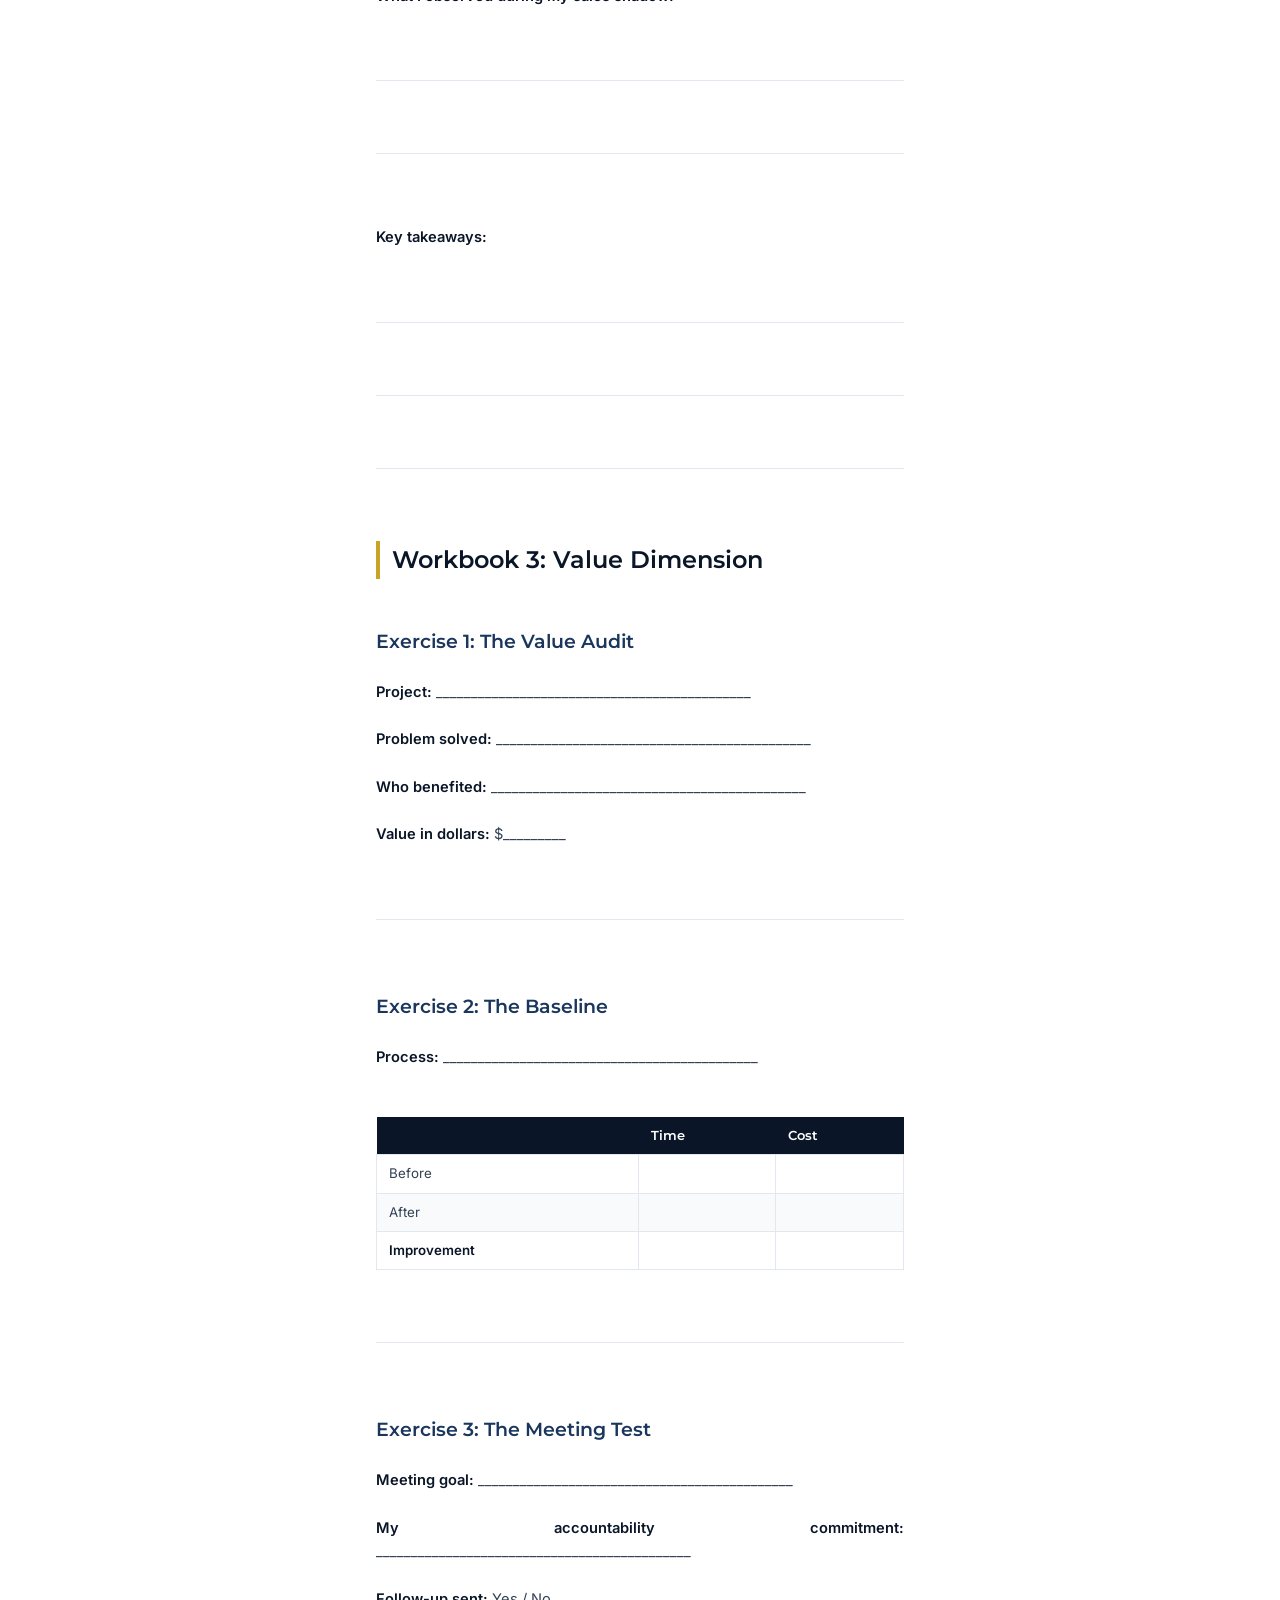
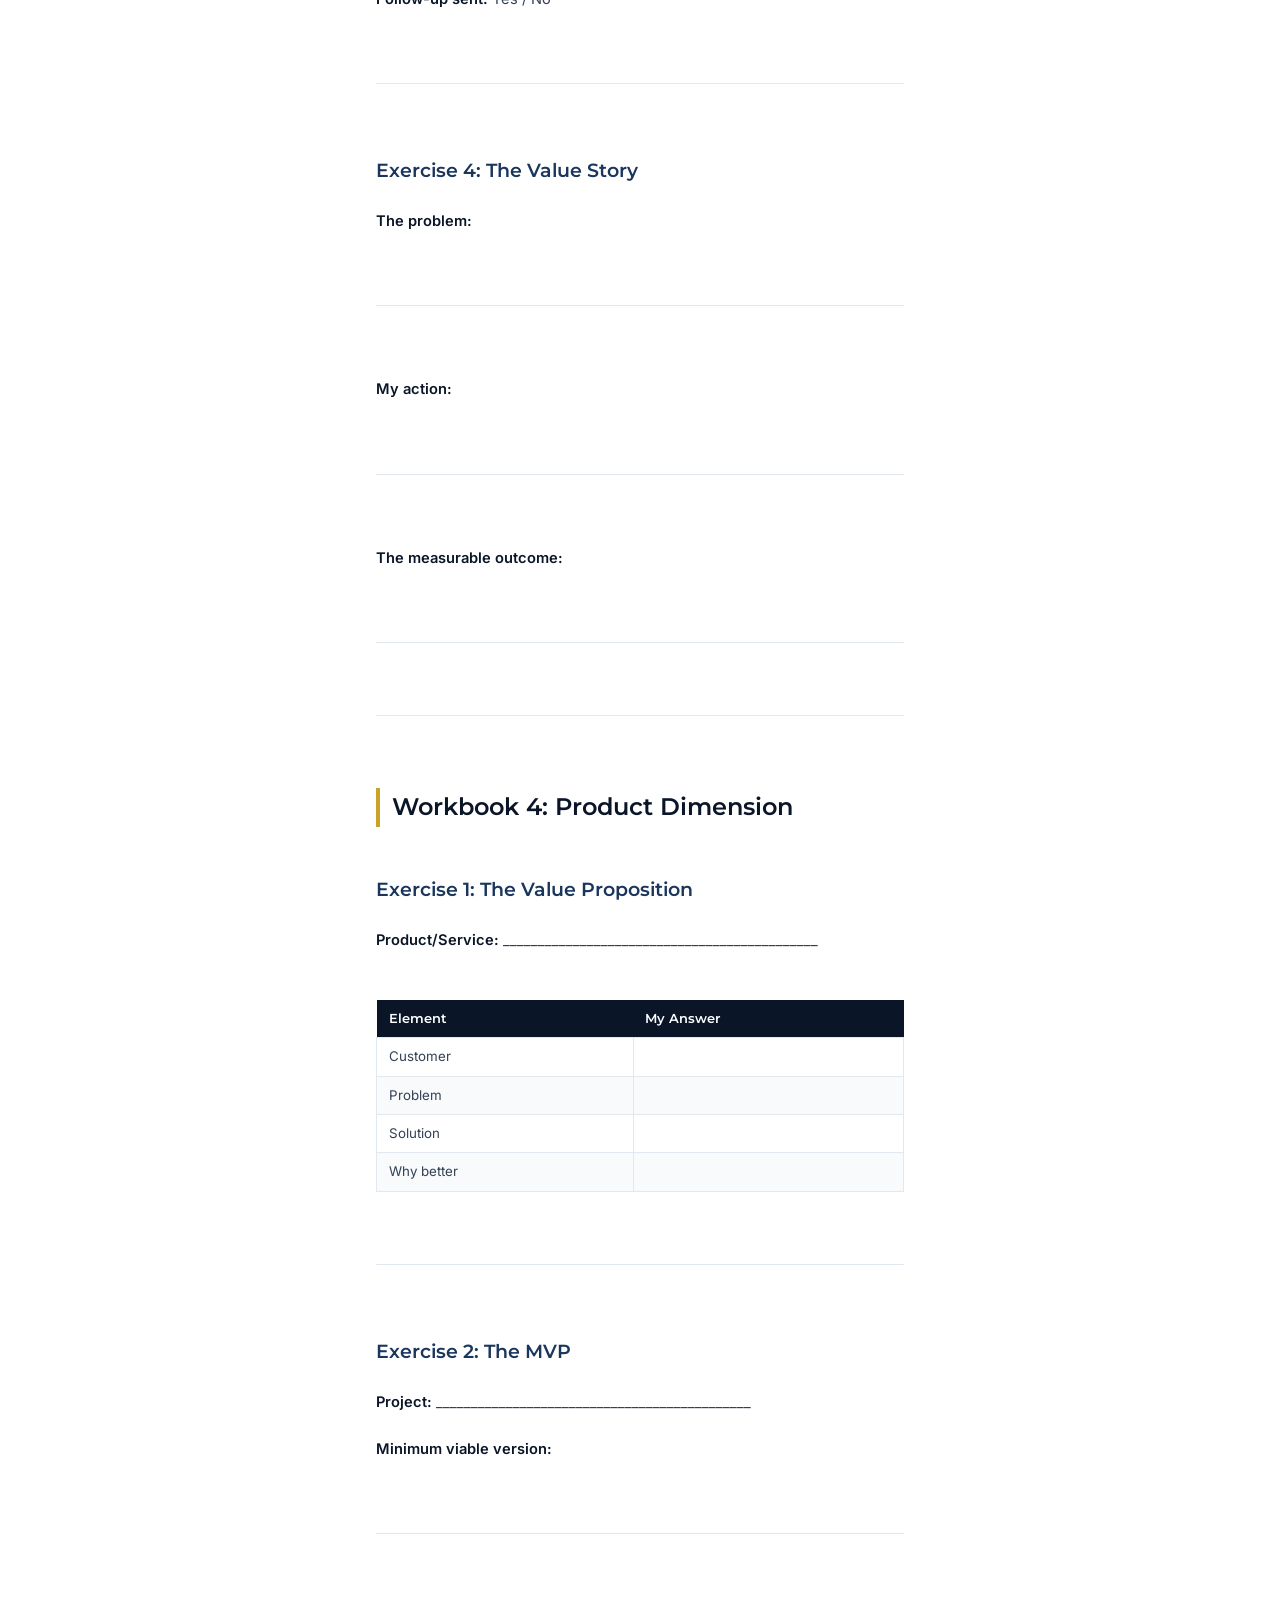
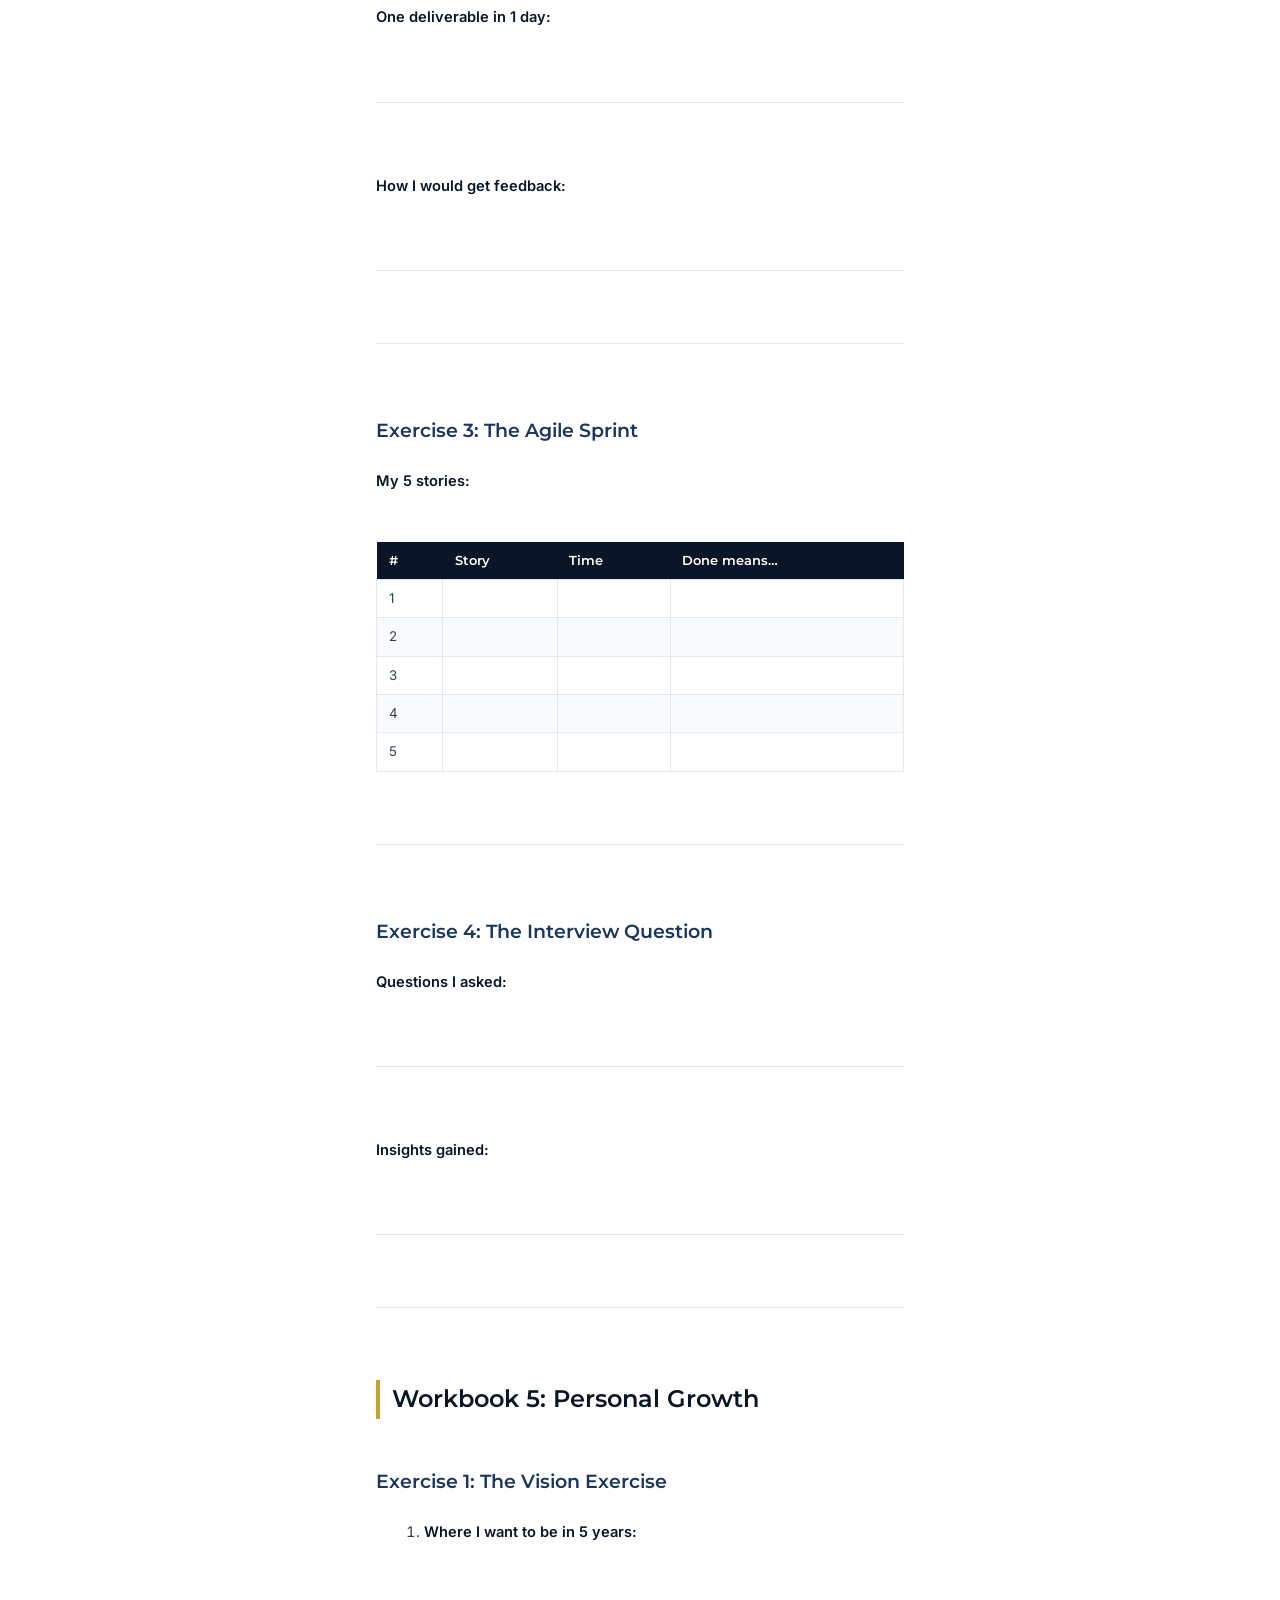
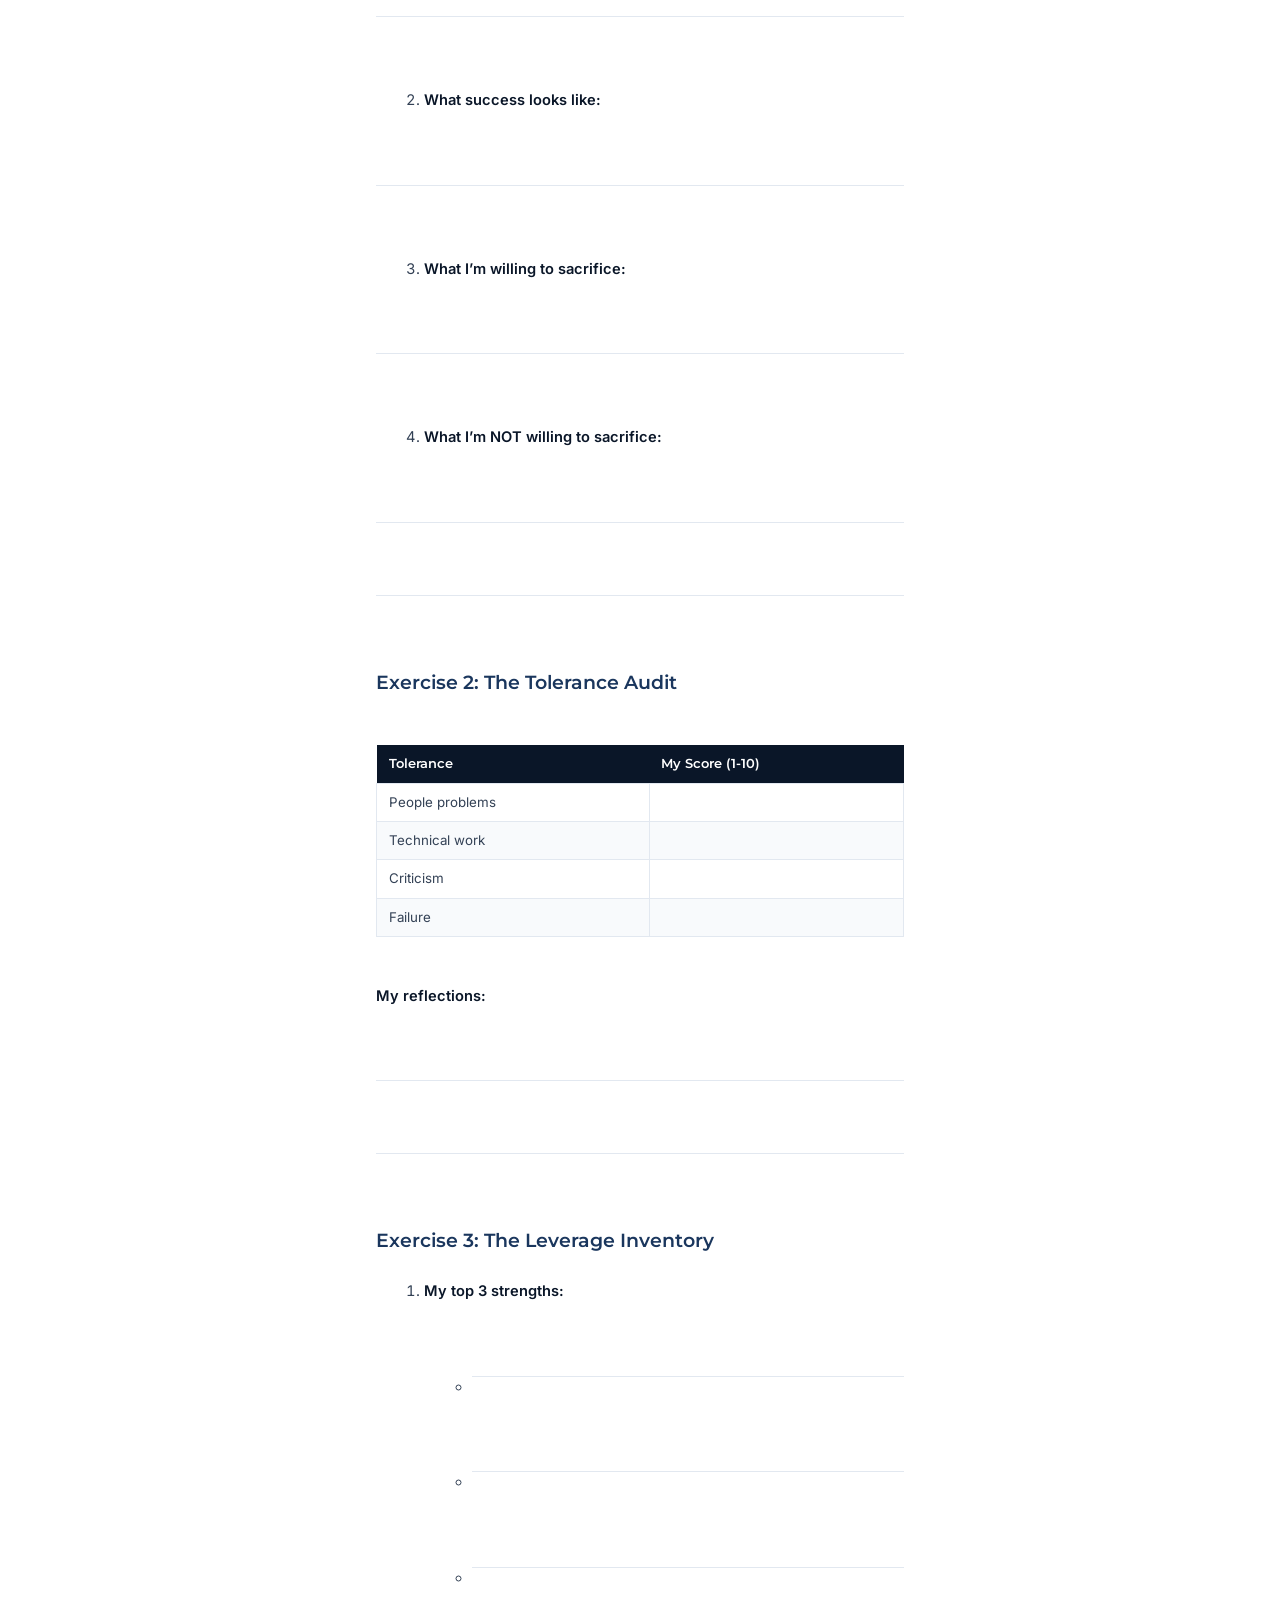
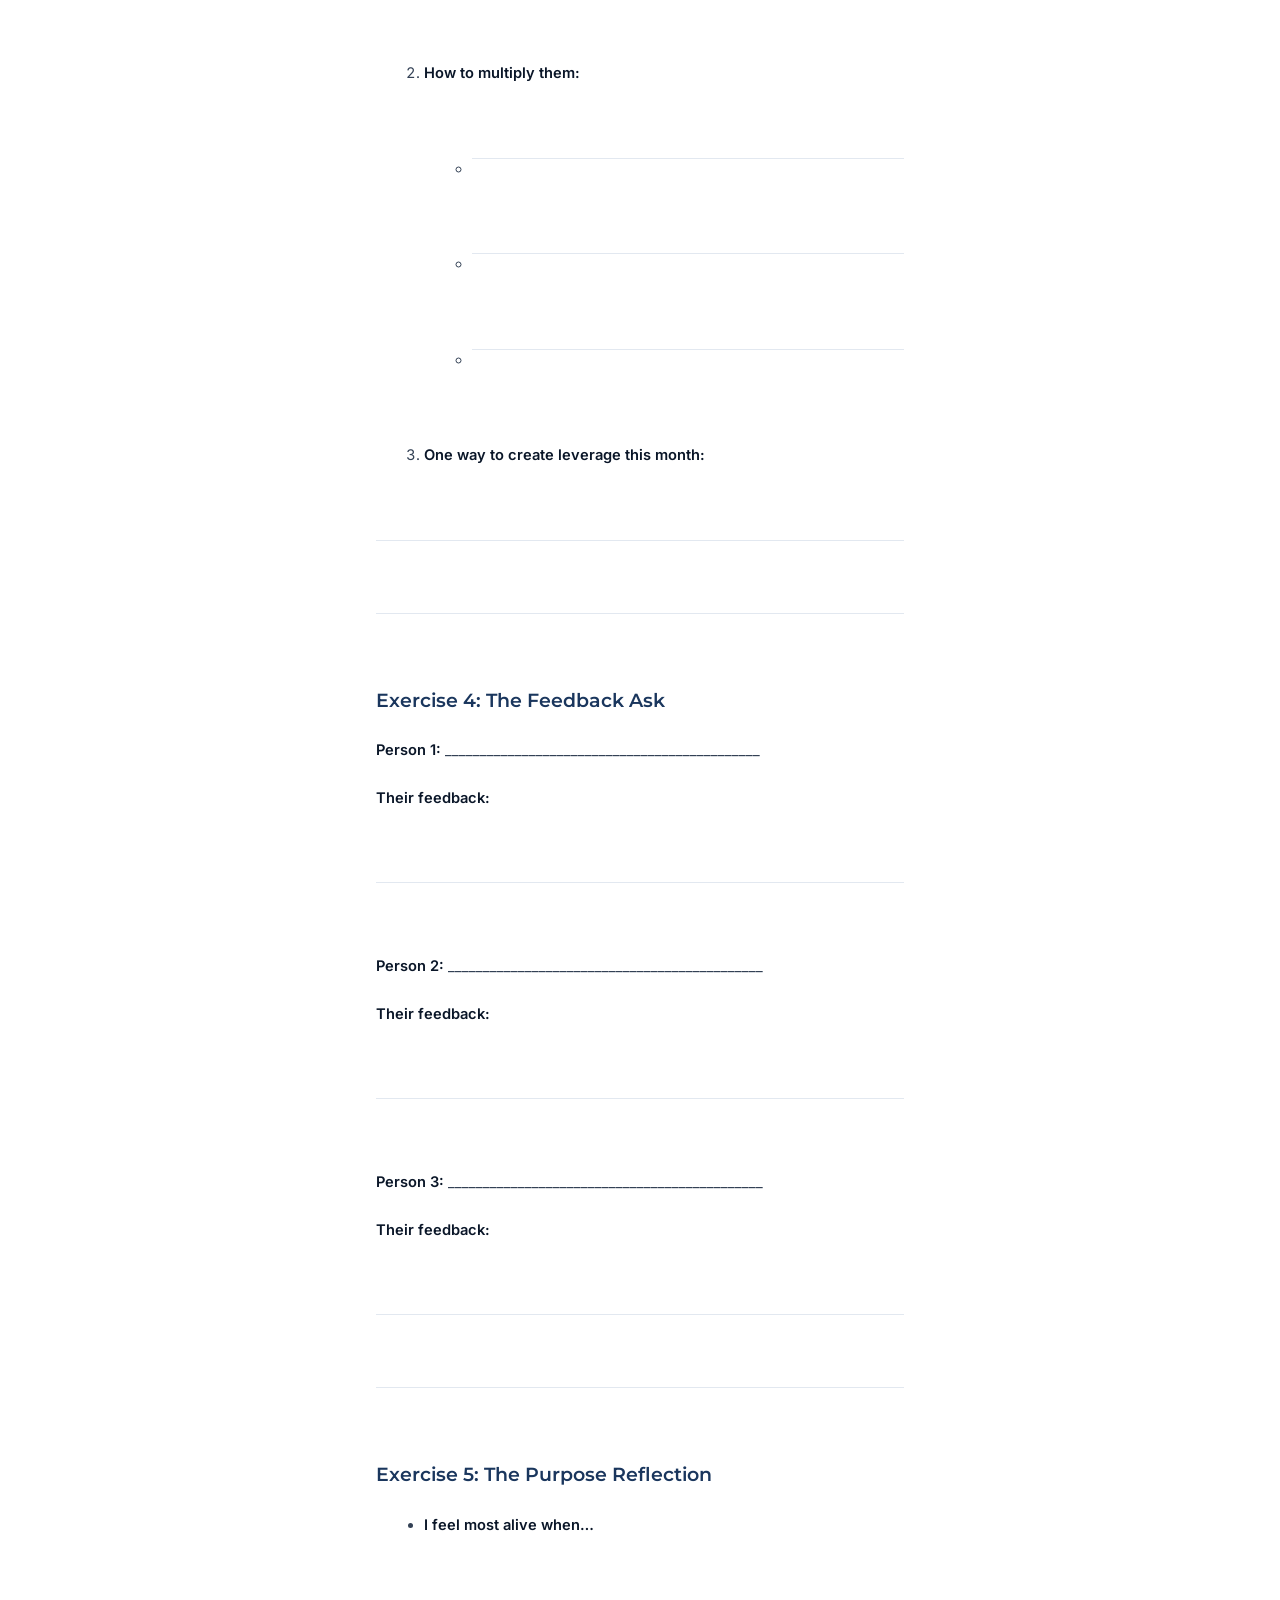
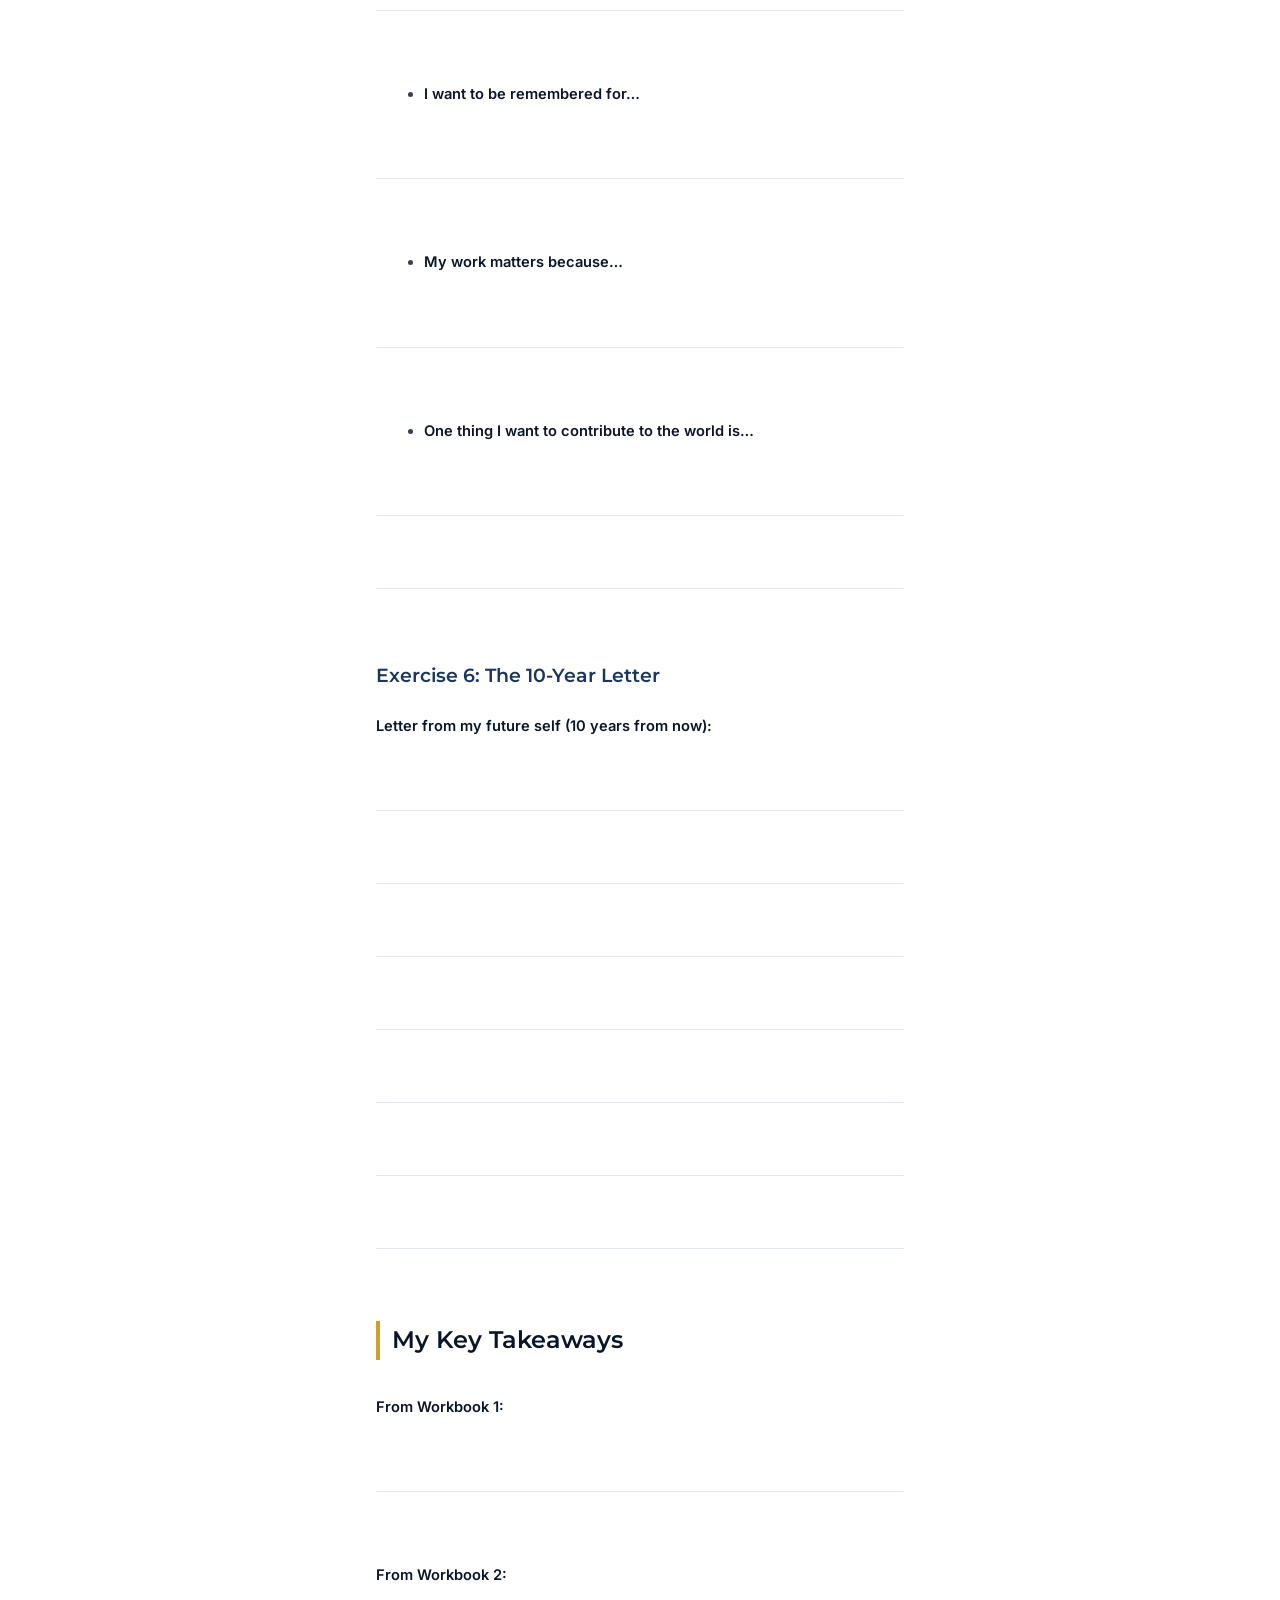
<file: downloads/reflection-journal.html>
<!DOCTYPE html>
<html xmlns="http://www.w3.org/1999/xhtml">
<head>
  <meta charset="utf-8" />
  <meta name="generator" content="pandoc" />
  <meta name="viewport" content="width=device-width, initial-scale=1.0, user-scalable=yes" />
  <title>reflection-journal</title>
  <style>
    /* Default styles provided by pandoc.
    ** See https://pandoc.org/MANUAL.html#variables-for-html for config info.
    */
    span.smallcaps{font-variant: small-caps;}
    div.columns{display: flex; gap: min(4vw, 1.5em);}
    div.column{flex: auto; overflow-x: auto;}
    div.hanging-indent{margin-left: 1.5em; text-indent: -1.5em;}
    /* The extra [class] is a hack that increases specificity enough to
       override a similar rule in reveal.js */
    ul.task-list[class]{list-style: none;}
    ul.task-list li input[type="checkbox"] {
      font-size: inherit;
      width: 0.8em;
      margin: 0 0.8em 0.2em -1.6em;
      vertical-align: middle;
    }
    .display.math{display: block; text-align: center; margin: 0.5rem auto;}
  </style>
  <link rel="stylesheet" href="class2career-pdf.css" />
</head>
<body><div class="cover"><img src="/assets/covers/cover-06-reflection-journal.png" style="width:100%;max-width:800px;display:block;margin:0 auto;"></div><div class="content">
<h1 id="class2career-reflection-journal">Class2Career Reflection
Journal</h1>
<p><strong>The Business Communication Toolkit</strong><br />
<em>By Ignis Spindler, PhD</em></p>
<hr />
<p>This journal accompanies your journey through Class2Career. For each
exercise, use the space provided to reflect on your experiences, capture
insights, and document your growth. There are no right or wrong answers
— this is your personal record of transformation.</p>
<hr />
<h2 id="workbook-1-business-foundation">Workbook 1: Business
Foundation</h2>
<h3 id="exercise-1-the-organism-metaphor">Exercise 1: The Organism
Metaphor</h3>
<p><strong>Reflect:</strong> Think about your last project (academic,
professional, or personal).</p>
<ul>
<li>What was the “food” the project needed to survive? (resources, time,
support)</li>
</ul>
<hr />
<hr />
<ul>
<li>What was its “immune system”? (what protected it from failure)</li>
</ul>
<hr />
<hr />
<ul>
<li>What killed it, or what could have?</li>
</ul>
<hr />
<hr />
<hr />
<h3 id="exercise-2-the-cost-of-you">Exercise 2: The Cost of You</h3>
<p><strong>Calculate your value:</strong></p>
<table>
<thead>
<tr>
<th>Item</th>
<th>Amount</th>
</tr>
</thead>
<tbody>
<tr>
<td>Target salary</td>
<td>$_________</td>
</tr>
<tr>
<td>+ 30% for taxes/benefits</td>
<td>$_________</td>
</tr>
<tr>
<td>+ Tools/overhead</td>
<td>$_________</td>
</tr>
<tr>
<td><strong>Your total cost</strong></td>
<td>$_________</td>
</tr>
</tbody>
</table>
<p><strong>What return on investment are you providing?</strong></p>
<hr />
<hr />
<hr />
<h3 id="exercise-3-the-culture-interview">Exercise 3: The Culture
Interview</h3>
<p><strong>What I learned from my interviews:</strong></p>
<hr />
<hr />
<hr />
<hr />
<h3 id="exercise-4-the-3-second-test">Exercise 4: The 3-Second Test</h3>
<p><strong>My elevator pitch:</strong></p>
<hr />
<hr />
<hr />
<hr />
<h3 id="exercise-5-the-anti-garbage-test">Exercise 5: The Anti-Garbage
Test</h3>
<p><strong>Traditional business education insights I now
question:</strong></p>
<ol type="1">
<li><hr /></li>
<li><hr /></li>
<li><hr /></li>
</ol>
<hr />
<h2 id="workbook-2-sales-dimension">Workbook 2: Sales Dimension</h2>
<h3 id="exercise-1-map-the-funnel">Exercise 1: Map the Funnel</h3>
<p><strong>Company studied:</strong>
_______________________________________</p>
<table>
<thead>
<tr>
<th>Stage</th>
<th>What I Learned</th>
</tr>
</thead>
<tbody>
<tr>
<td>Leads</td>
<td></td>
</tr>
<tr>
<td>Qualify</td>
<td></td>
</tr>
<tr>
<td>Close</td>
<td></td>
</tr>
<tr>
<td>Retain</td>
<td></td>
</tr>
</tbody>
</table>
<hr />
<h3 id="exercise-2-calculate-your-value">Exercise 2: Calculate Your
Value</h3>
<table>
<thead>
<tr>
<th>Value Type</th>
<th>Calculation</th>
<th>Amount</th>
</tr>
</thead>
<tbody>
<tr>
<td>Time saved</td>
<td>___ hrs × $___/hr</td>
<td>$_________</td>
</tr>
<tr>
<td>Revenue generated</td>
<td></td>
<td>$_________</td>
</tr>
<tr>
<td>Cost avoided</td>
<td></td>
<td><span
class="math inline"><sub><sub><sub><sub><sub><sub><sub><sub><sub>|</sub></sub></sub></sub></sub></sub></sub></sub></sub>|* * <em>T</em><em>o</em><em>t</em><em>a</em><em>l</em><em>V</em><em>a</em><em>l</em><em>u</em><em>e</em> * *||**</span>_________**</td>
</tr>
</tbody>
</table>
<hr />
<h3 id="exercise-3-my-30-second-pitch">Exercise 3: My 30-Second
Pitch</h3>
<p><strong>Audience:</strong>
_____________________________________________</p>
<p><strong>Problem I solve:</strong>
_____________________________________________</p>
<p><strong>Impact (quantified):</strong>
_____________________________________________</p>
<hr />
<h3 id="exercise-4-the-metric-interview">Exercise 4: The Metric
Interview</h3>
<p><strong>Metrics that impressed me:</strong></p>
<hr />
<p><strong>Metrics I need to learn more about:</strong></p>
<hr />
<hr />
<h3 id="exercise-5-the-shadow">Exercise 5: The Shadow</h3>
<p><strong>What I observed during my sales shadow:</strong></p>
<hr />
<hr />
<p><strong>Key takeaways:</strong></p>
<hr />
<hr />
<hr />
<h2 id="workbook-3-value-dimension">Workbook 3: Value Dimension</h2>
<h3 id="exercise-1-the-value-audit">Exercise 1: The Value Audit</h3>
<p><strong>Project:</strong>
_____________________________________________</p>
<p><strong>Problem solved:</strong>
_____________________________________________</p>
<p><strong>Who benefited:</strong>
_____________________________________________</p>
<p><strong>Value in dollars:</strong> $_________</p>
<hr />
<h3 id="exercise-2-the-baseline">Exercise 2: The Baseline</h3>
<p><strong>Process:</strong>
_____________________________________________</p>
<table>
<thead>
<tr>
<th></th>
<th>Time</th>
<th>Cost</th>
</tr>
</thead>
<tbody>
<tr>
<td>Before</td>
<td></td>
<td></td>
</tr>
<tr>
<td>After</td>
<td></td>
<td></td>
</tr>
<tr>
<td><strong>Improvement</strong></td>
<td></td>
<td></td>
</tr>
</tbody>
</table>
<hr />
<h3 id="exercise-3-the-meeting-test">Exercise 3: The Meeting Test</h3>
<p><strong>Meeting goal:</strong>
_____________________________________________</p>
<p><strong>My accountability commitment:</strong>
_____________________________________________</p>
<p><strong>Follow-up sent:</strong> Yes / No</p>
<hr />
<h3 id="exercise-4-the-value-story">Exercise 4: The Value Story</h3>
<p><strong>The problem:</strong></p>
<hr />
<p><strong>My action:</strong></p>
<hr />
<p><strong>The measurable outcome:</strong></p>
<hr />
<hr />
<h2 id="workbook-4-product-dimension">Workbook 4: Product Dimension</h2>
<h3 id="exercise-1-the-value-proposition">Exercise 1: The Value
Proposition</h3>
<p><strong>Product/Service:</strong>
_____________________________________________</p>
<table>
<thead>
<tr>
<th>Element</th>
<th>My Answer</th>
</tr>
</thead>
<tbody>
<tr>
<td>Customer</td>
<td></td>
</tr>
<tr>
<td>Problem</td>
<td></td>
</tr>
<tr>
<td>Solution</td>
<td></td>
</tr>
<tr>
<td>Why better</td>
<td></td>
</tr>
</tbody>
</table>
<hr />
<h3 id="exercise-2-the-mvp">Exercise 2: The MVP</h3>
<p><strong>Project:</strong>
_____________________________________________</p>
<p><strong>Minimum viable version:</strong></p>
<hr />
<p><strong>One deliverable in 1 day:</strong></p>
<hr />
<p><strong>How I would get feedback:</strong></p>
<hr />
<hr />
<h3 id="exercise-3-the-agile-sprint">Exercise 3: The Agile Sprint</h3>
<p><strong>My 5 stories:</strong></p>
<table>
<thead>
<tr>
<th>#</th>
<th>Story</th>
<th>Time</th>
<th>Done means…</th>
</tr>
</thead>
<tbody>
<tr>
<td>1</td>
<td></td>
<td></td>
<td></td>
</tr>
<tr>
<td>2</td>
<td></td>
<td></td>
<td></td>
</tr>
<tr>
<td>3</td>
<td></td>
<td></td>
<td></td>
</tr>
<tr>
<td>4</td>
<td></td>
<td></td>
<td></td>
</tr>
<tr>
<td>5</td>
<td></td>
<td></td>
<td></td>
</tr>
</tbody>
</table>
<hr />
<h3 id="exercise-4-the-interview-question">Exercise 4: The Interview
Question</h3>
<p><strong>Questions I asked:</strong></p>
<hr />
<p><strong>Insights gained:</strong></p>
<hr />
<hr />
<h2 id="workbook-5-personal-growth">Workbook 5: Personal Growth</h2>
<h3 id="exercise-1-the-vision-exercise">Exercise 1: The Vision
Exercise</h3>
<ol type="1">
<li><strong>Where I want to be in 5 years:</strong></li>
</ol>
<hr />
<ol start="2" type="1">
<li><strong>What success looks like:</strong></li>
</ol>
<hr />
<ol start="3" type="1">
<li><strong>What I’m willing to sacrifice:</strong></li>
</ol>
<hr />
<ol start="4" type="1">
<li><strong>What I’m NOT willing to sacrifice:</strong></li>
</ol>
<hr />
<hr />
<h3 id="exercise-2-the-tolerance-audit">Exercise 2: The Tolerance
Audit</h3>
<table>
<thead>
<tr>
<th>Tolerance</th>
<th>My Score (1-10)</th>
</tr>
</thead>
<tbody>
<tr>
<td>People problems</td>
<td></td>
</tr>
<tr>
<td>Technical work</td>
<td></td>
</tr>
<tr>
<td>Criticism</td>
<td></td>
</tr>
<tr>
<td>Failure</td>
<td></td>
</tr>
</tbody>
</table>
<p><strong>My reflections:</strong></p>
<hr />
<hr />
<h3 id="exercise-3-the-leverage-inventory">Exercise 3: The Leverage
Inventory</h3>
<ol type="1">
<li><strong>My top 3 strengths:</strong>
<ul>
<li><hr /></li>
<li><hr /></li>
<li><hr /></li>
</ul></li>
<li><strong>How to multiply them:</strong>
<ul>
<li><hr /></li>
<li><hr /></li>
<li><hr /></li>
</ul></li>
<li><strong>One way to create leverage this month:</strong></li>
</ol>
<hr />
<hr />
<h3 id="exercise-4-the-feedback-ask">Exercise 4: The Feedback Ask</h3>
<p><strong>Person 1:</strong>
_____________________________________________</p>
<p><strong>Their feedback:</strong></p>
<hr />
<p><strong>Person 2:</strong>
_____________________________________________</p>
<p><strong>Their feedback:</strong></p>
<hr />
<p><strong>Person 3:</strong>
_____________________________________________</p>
<p><strong>Their feedback:</strong></p>
<hr />
<hr />
<h3 id="exercise-5-the-purpose-reflection">Exercise 5: The Purpose
Reflection</h3>
<ul>
<li><strong>I feel most alive when…</strong></li>
</ul>
<hr />
<ul>
<li><strong>I want to be remembered for…</strong></li>
</ul>
<hr />
<ul>
<li><strong>My work matters because…</strong></li>
</ul>
<hr />
<ul>
<li><strong>One thing I want to contribute to the world
is…</strong></li>
</ul>
<hr />
<hr />
<h3 id="exercise-6-the-10-year-letter">Exercise 6: The 10-Year
Letter</h3>
<p><strong>Letter from my future self (10 years from now):</strong></p>
<hr />
<hr />
<hr />
<hr />
<hr />
<hr />
<hr />
<h2 id="my-key-takeaways">My Key Takeaways</h2>
<p><strong>From Workbook 1:</strong></p>
<hr />
<p><strong>From Workbook 2:</strong></p>
<hr />
<p><strong>From Workbook 3:</strong></p>
<hr />
<p><strong>From Workbook 4:</strong></p>
<hr />
<p><strong>From Workbook 5:</strong></p>
<hr />
<hr />
<h2 id="my-action-plan">My Action Plan</h2>
<p><strong>Next 30 days:</strong></p>
<ol type="1">
<li><hr /></li>
<li><hr /></li>
<li><hr /></li>
</ol>
<p><strong>Next 90 days:</strong></p>
<ol type="1">
<li><hr /></li>
<li><hr /></li>
<li><hr /></li>
</ol>
<hr />
<h2 id="additional-notes">Additional Notes</h2>
<hr />
<hr />
<hr />
<hr />
<hr />
<hr />
<hr />
<hr />
<hr />
<p><em>Class2Career Reflection Journal © 2026 — Ignis Spindler,
PhD</em></p>
</body>
</html>
</file>
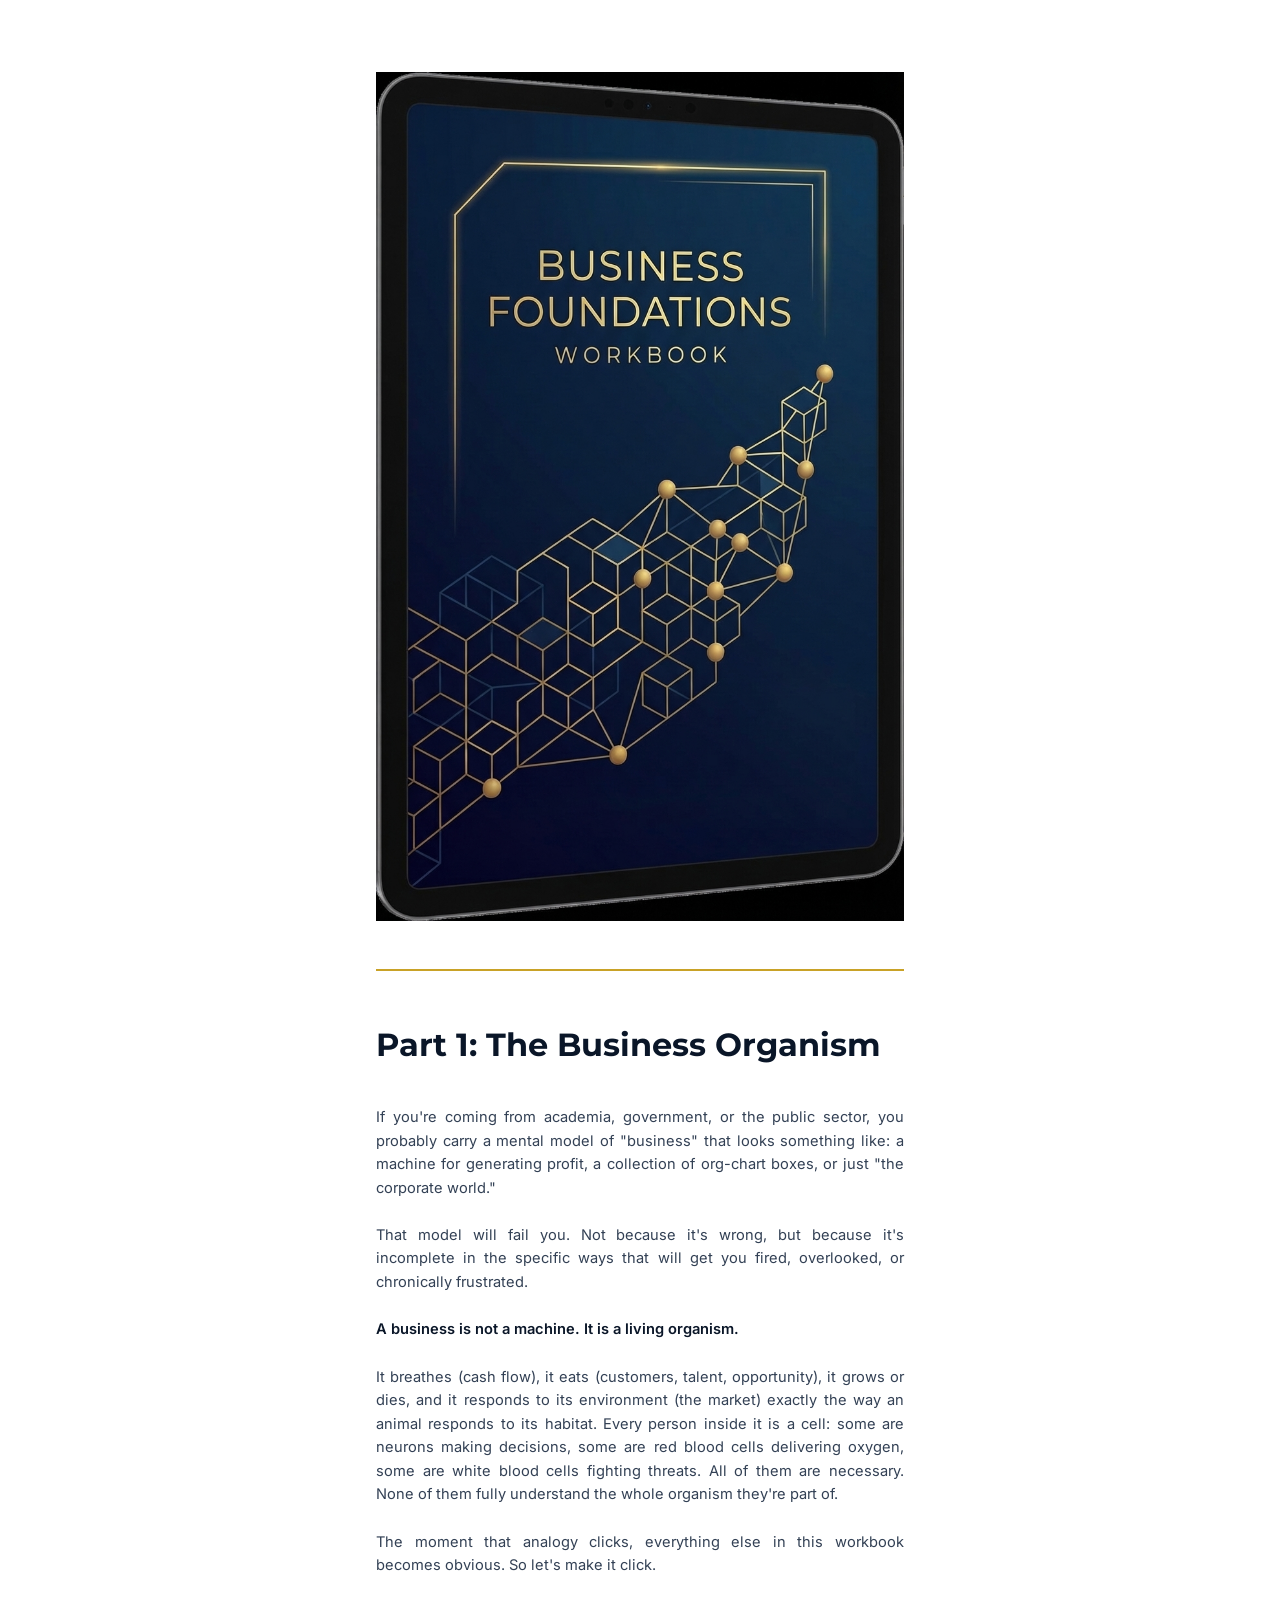
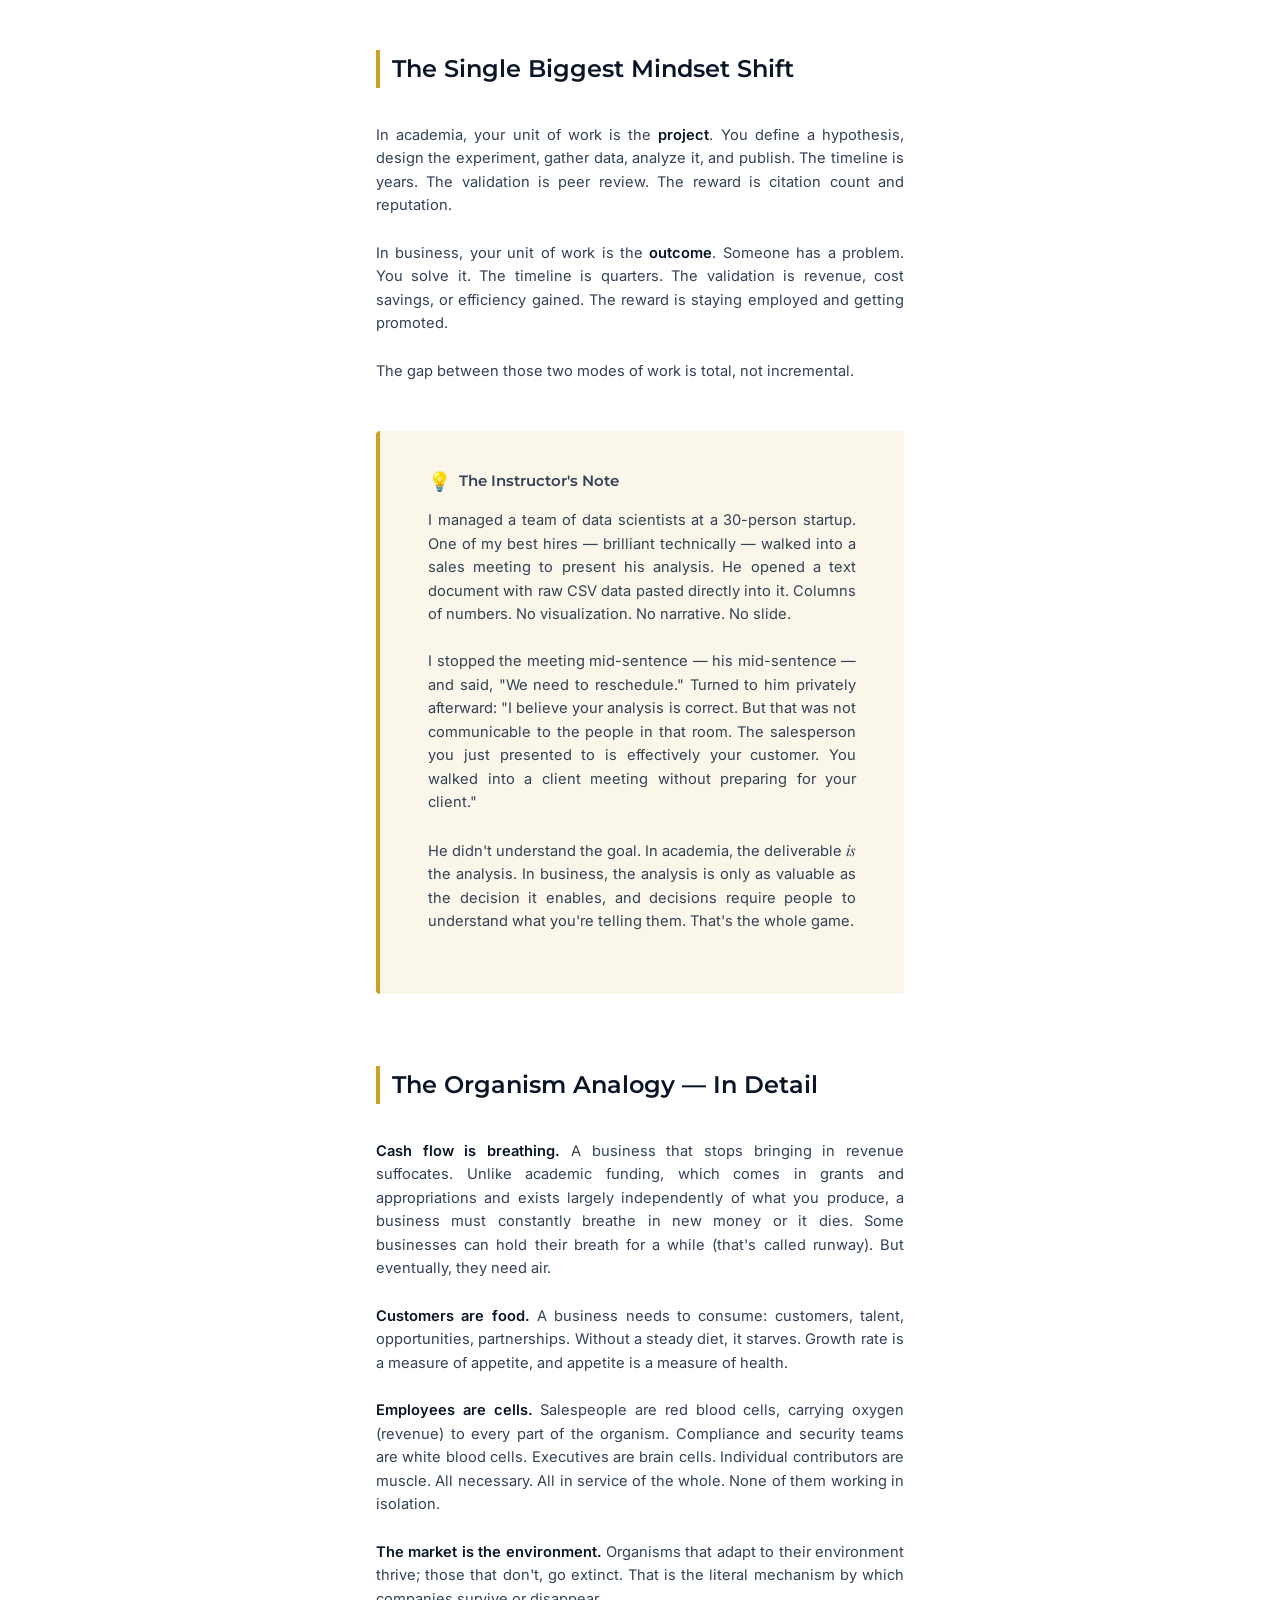
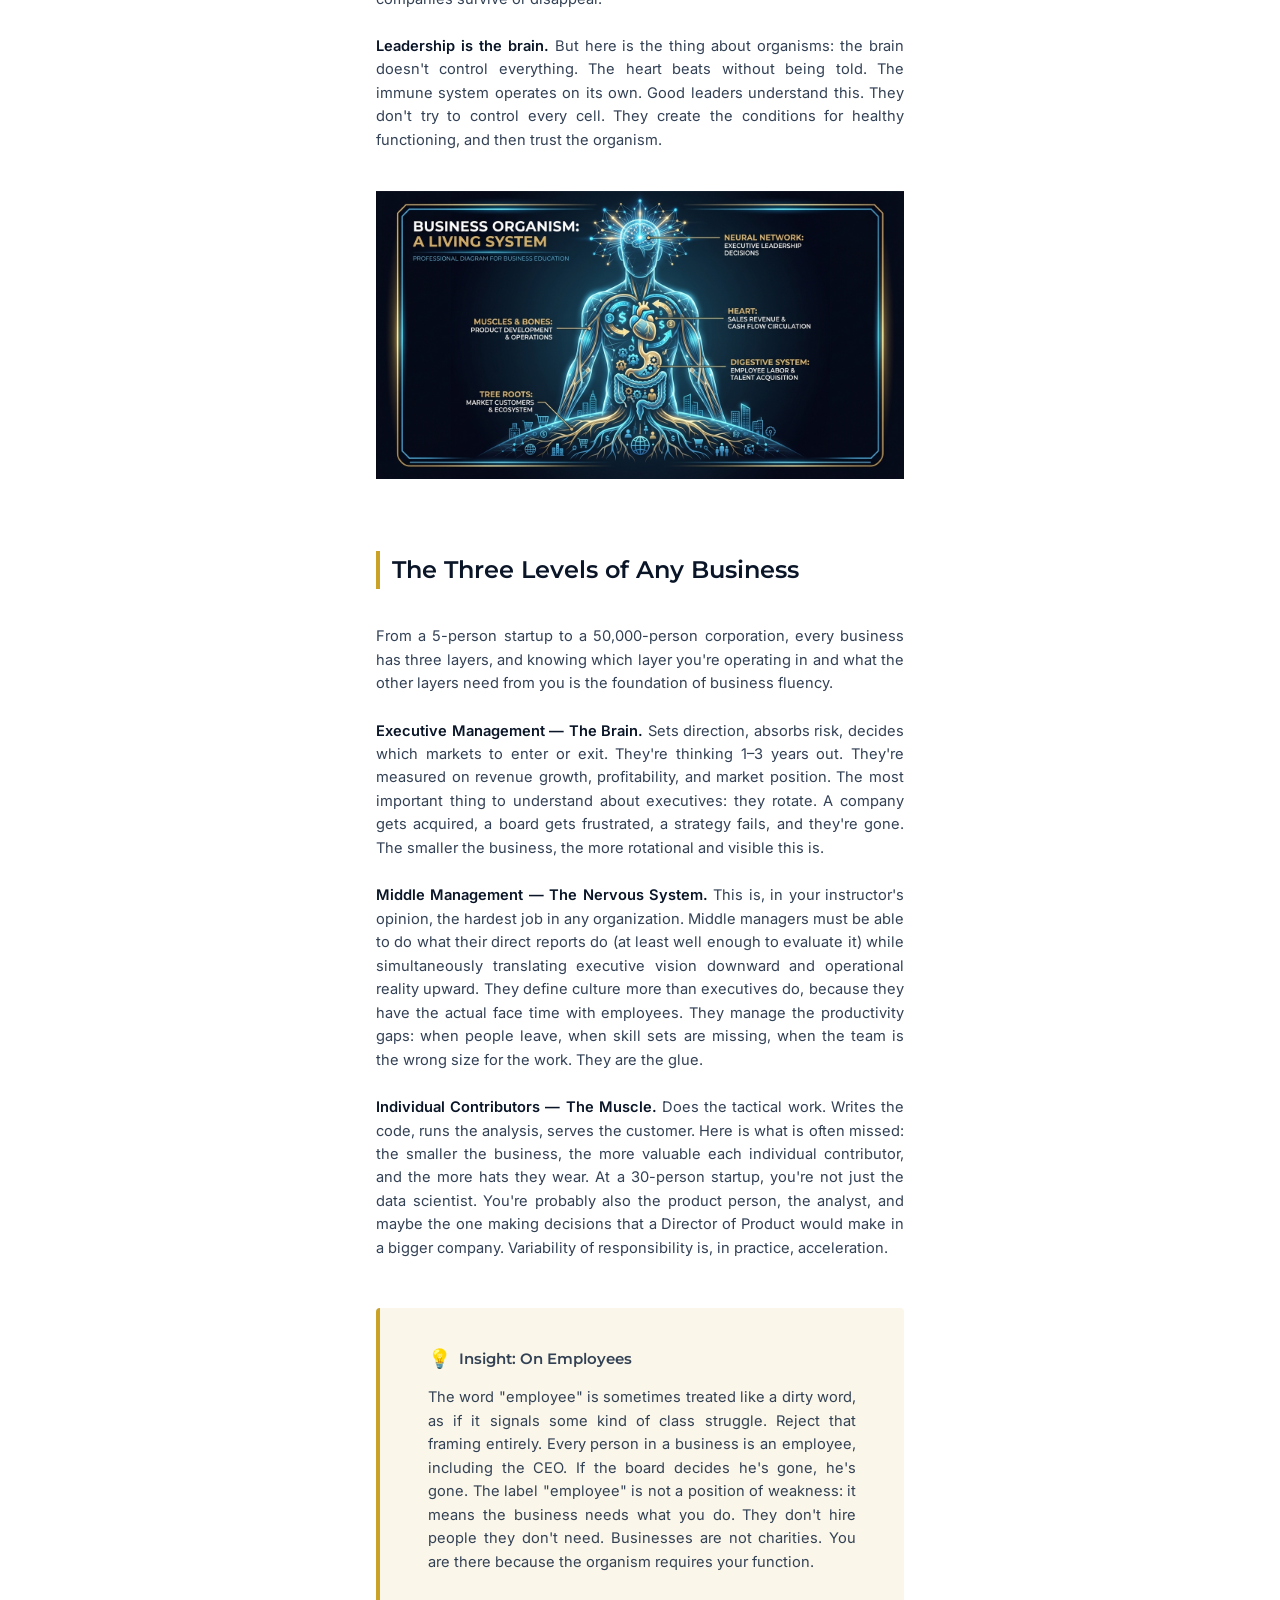
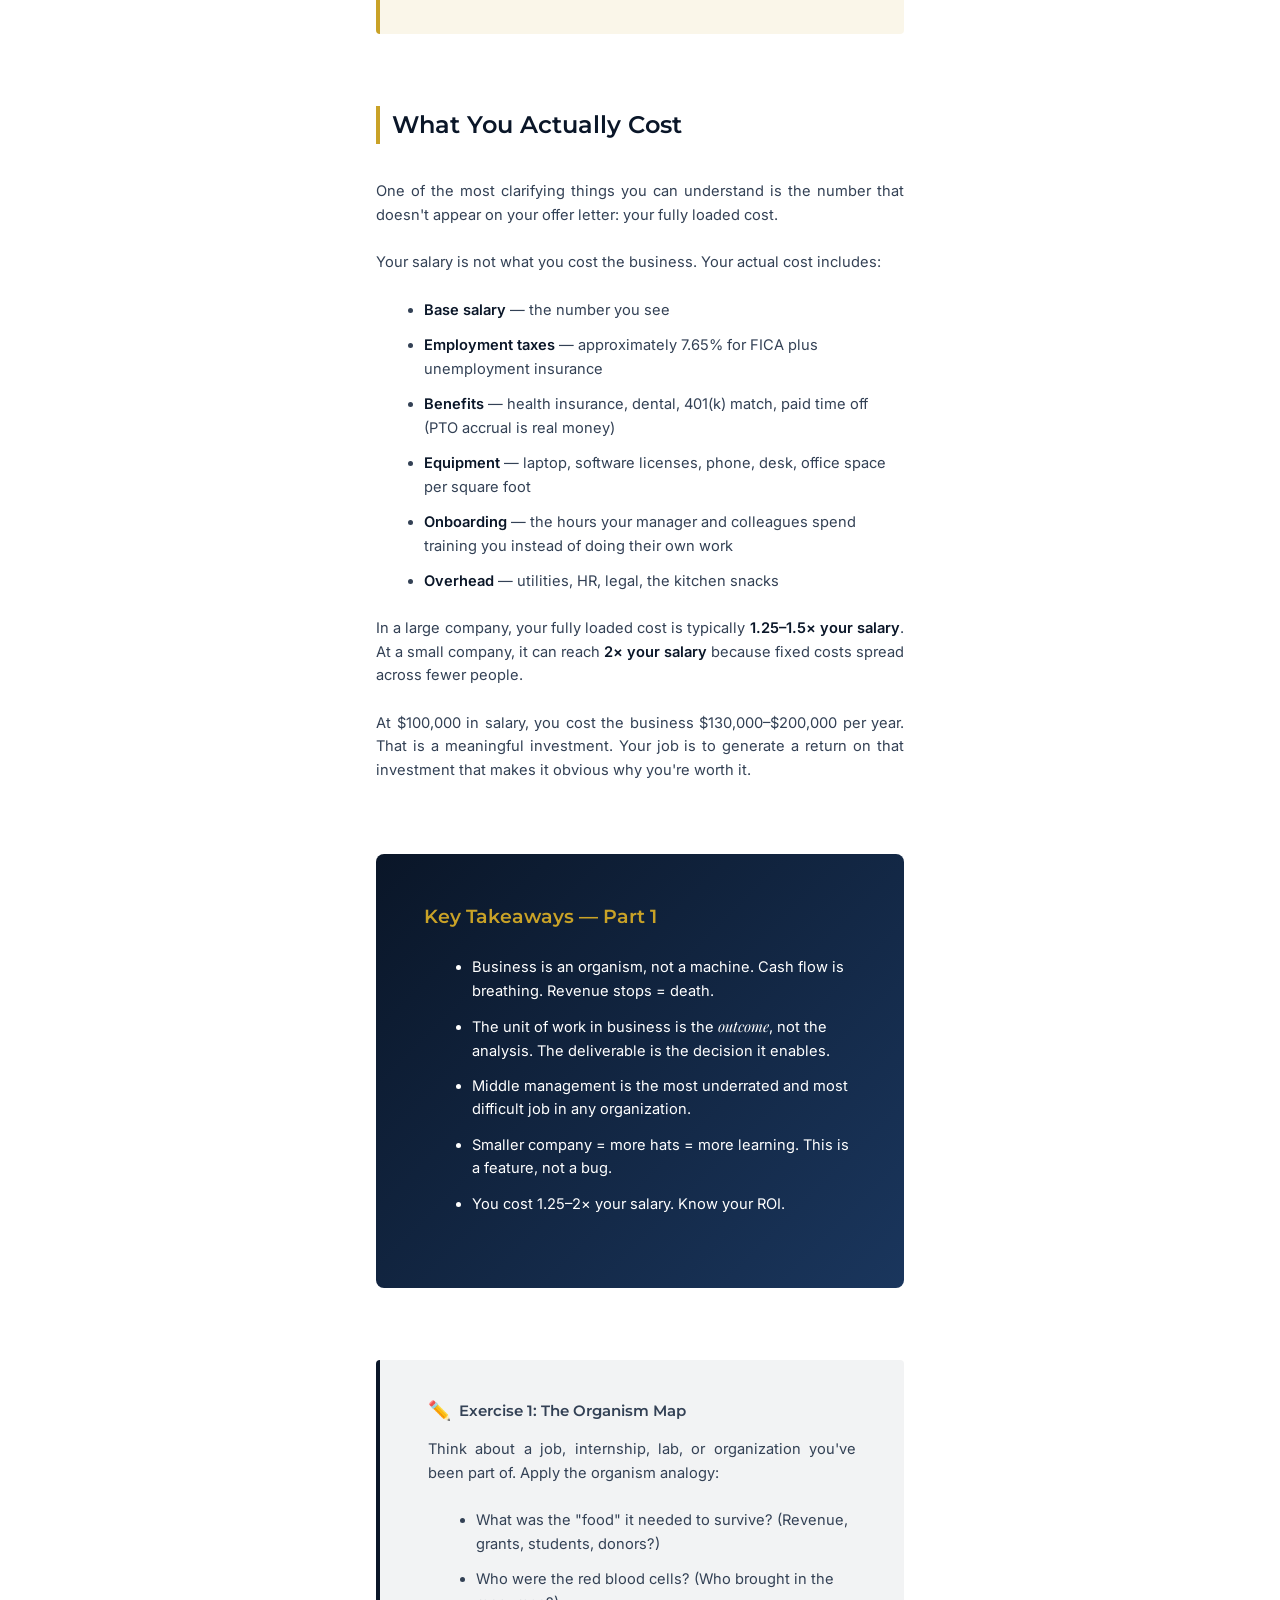
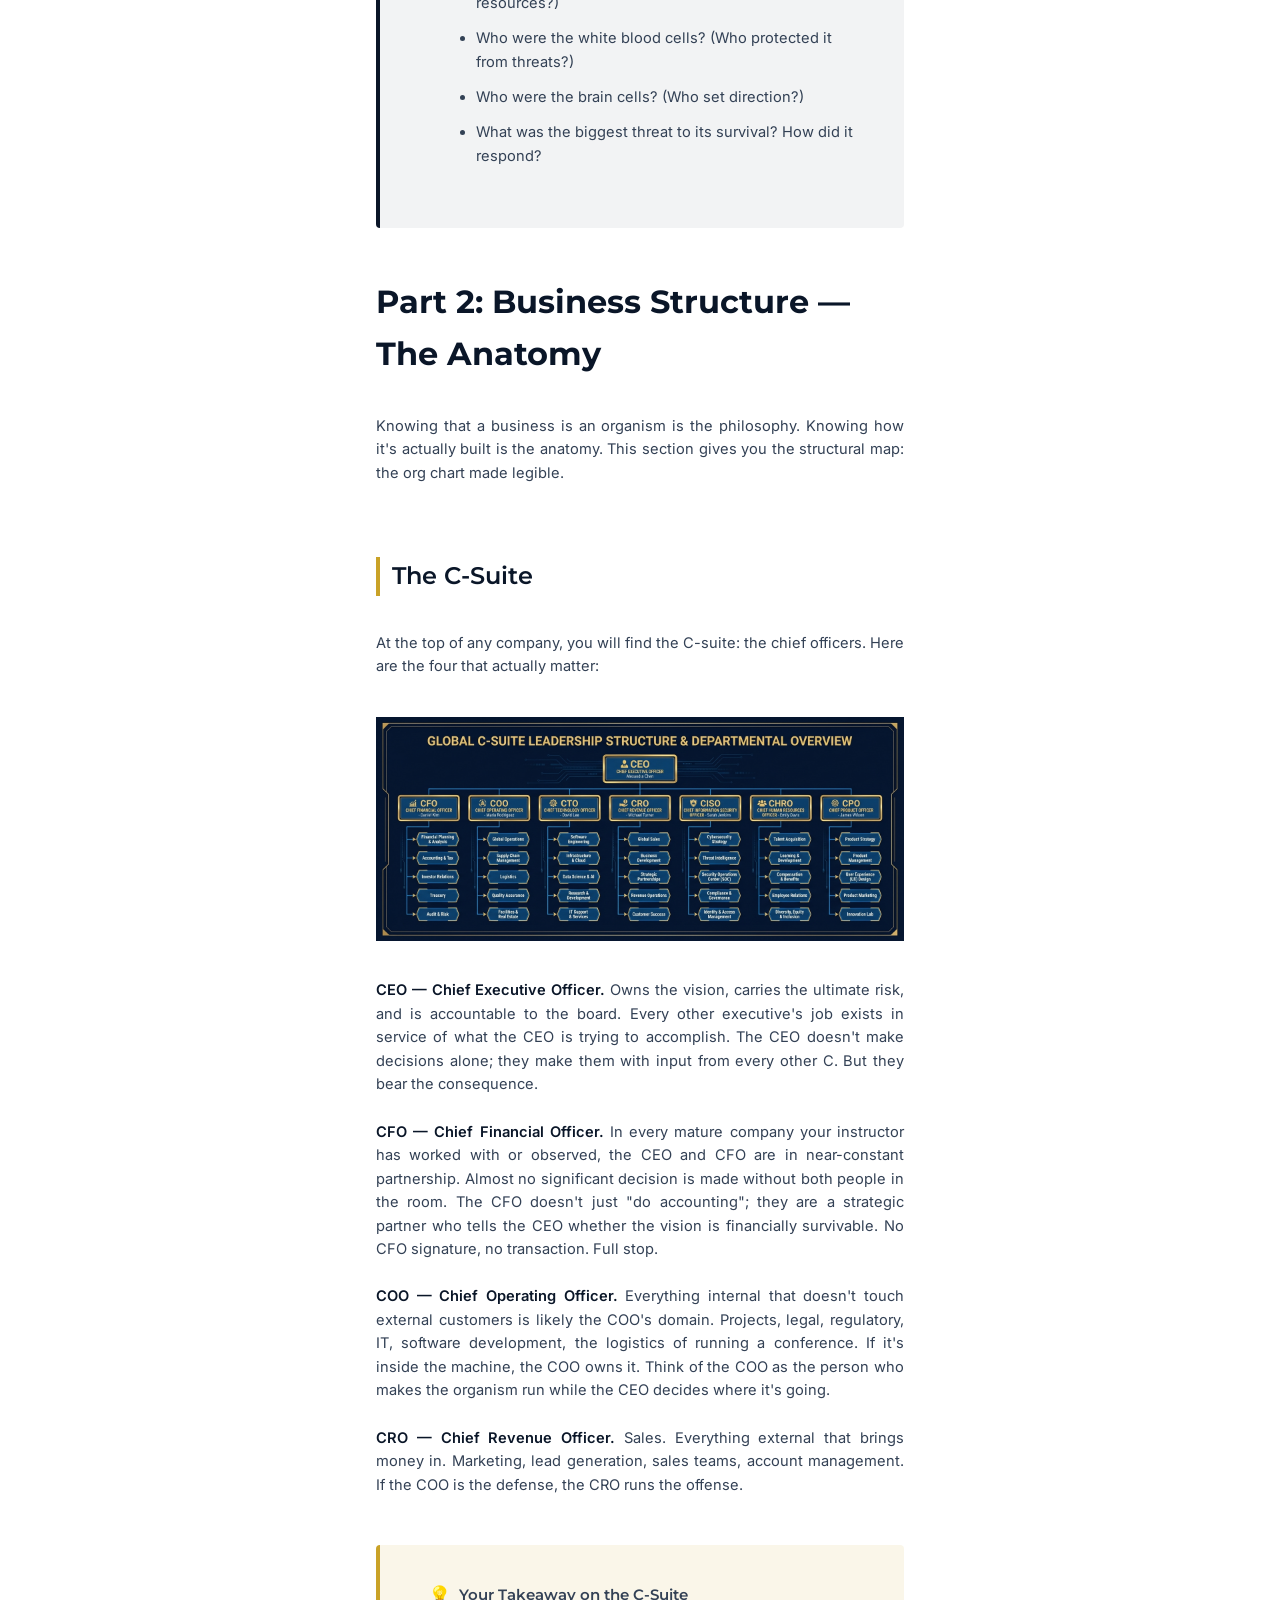
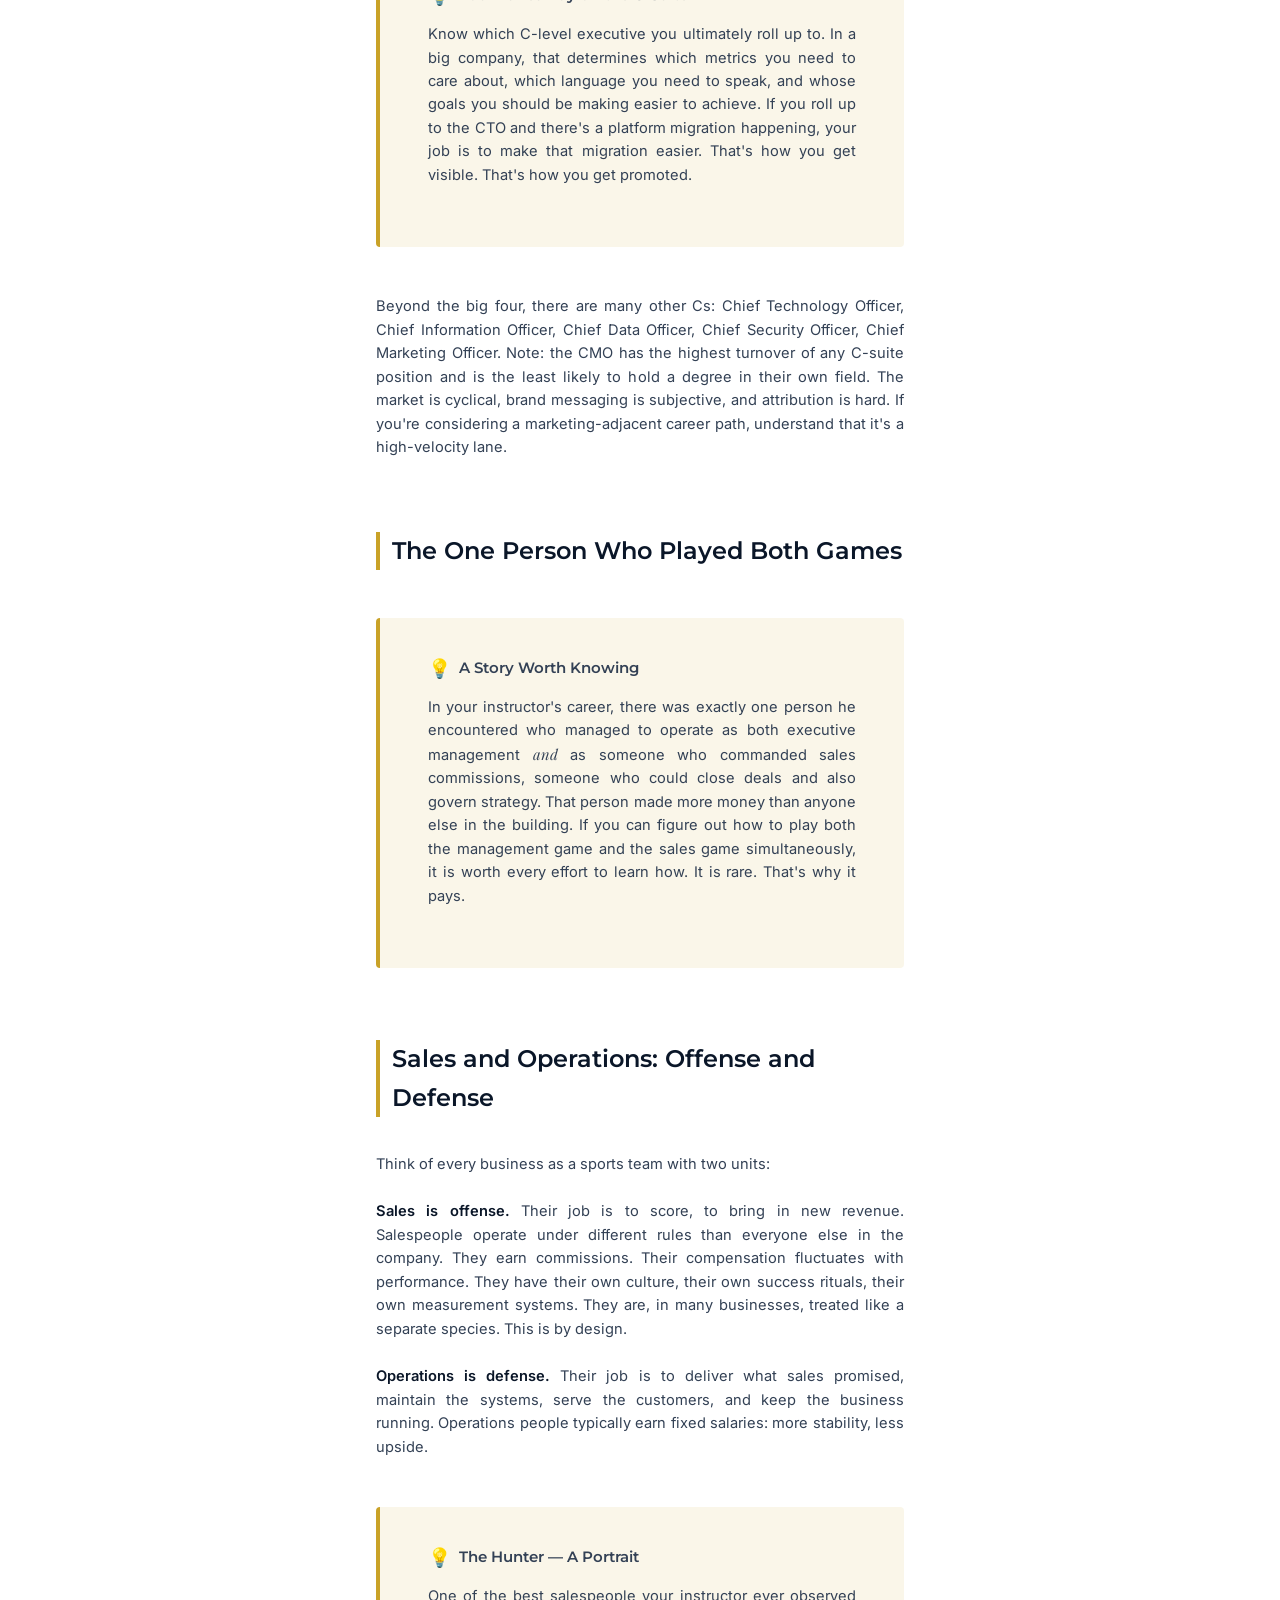
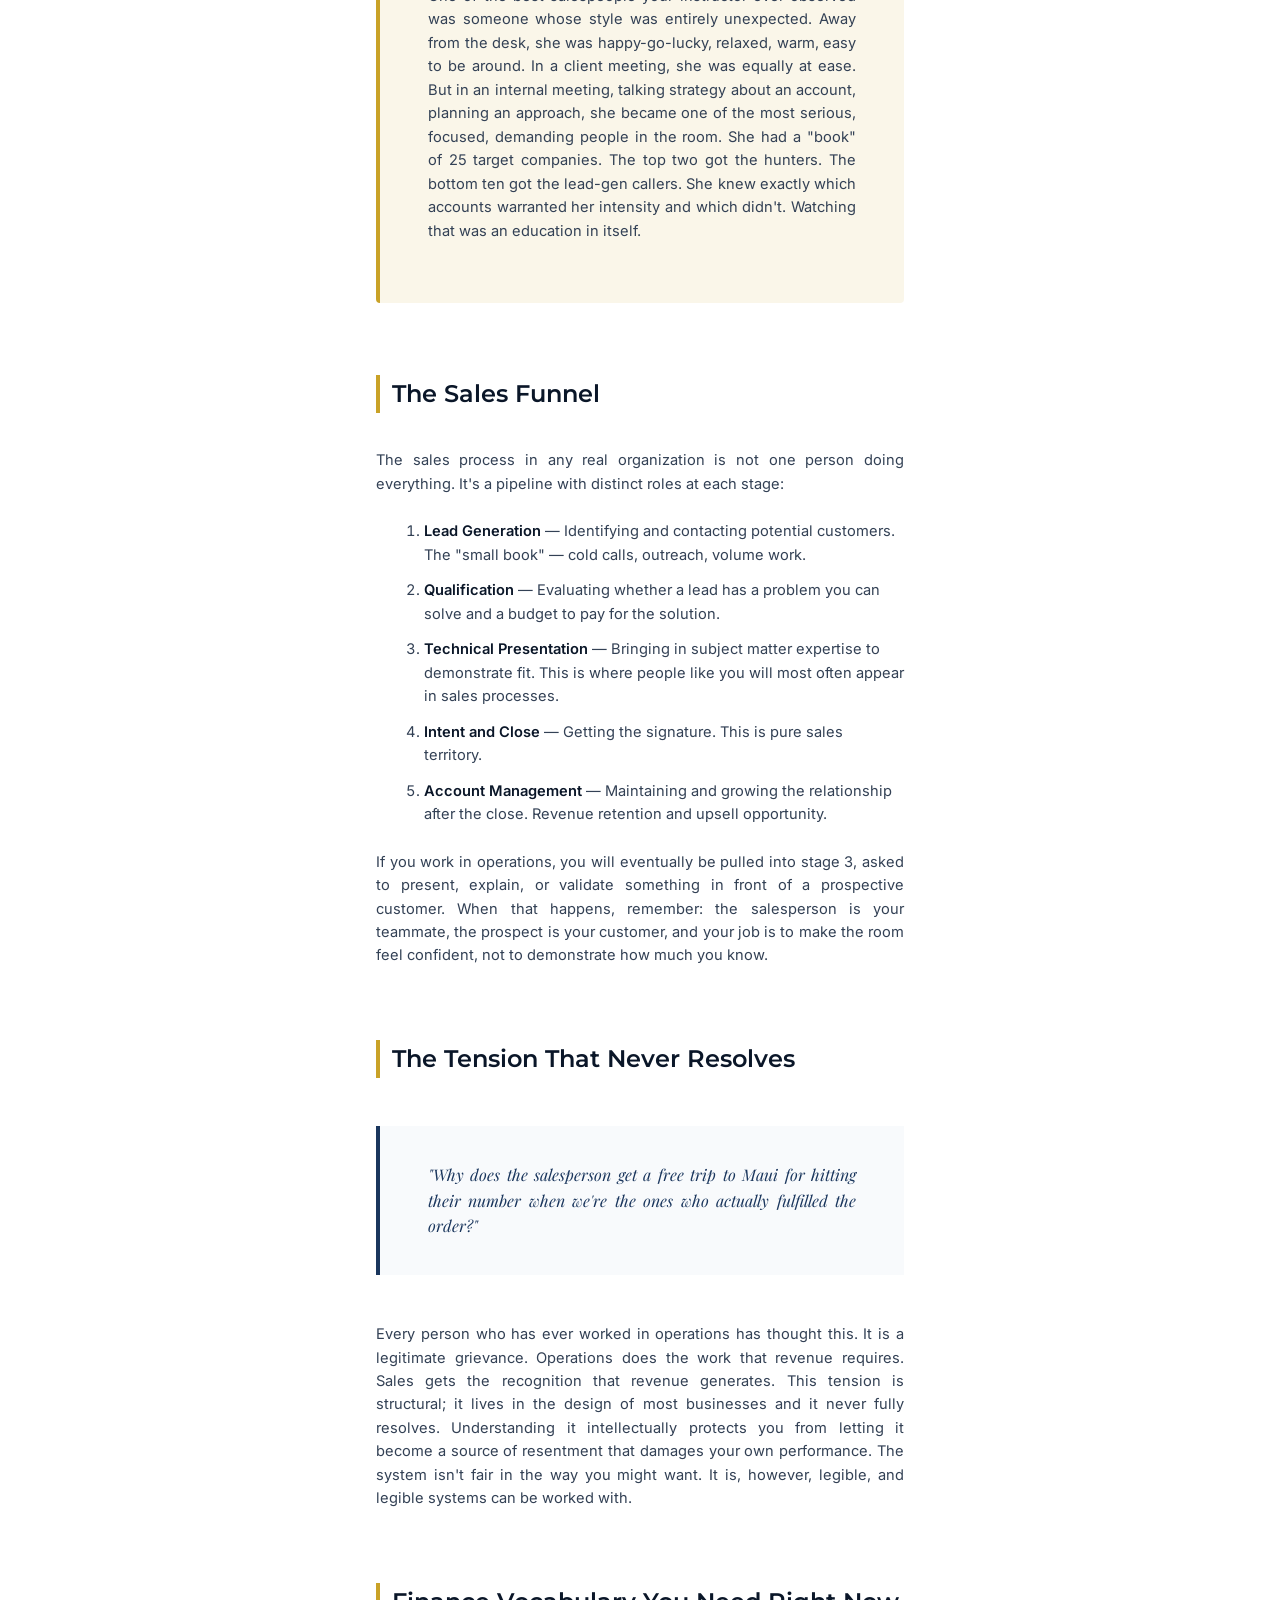
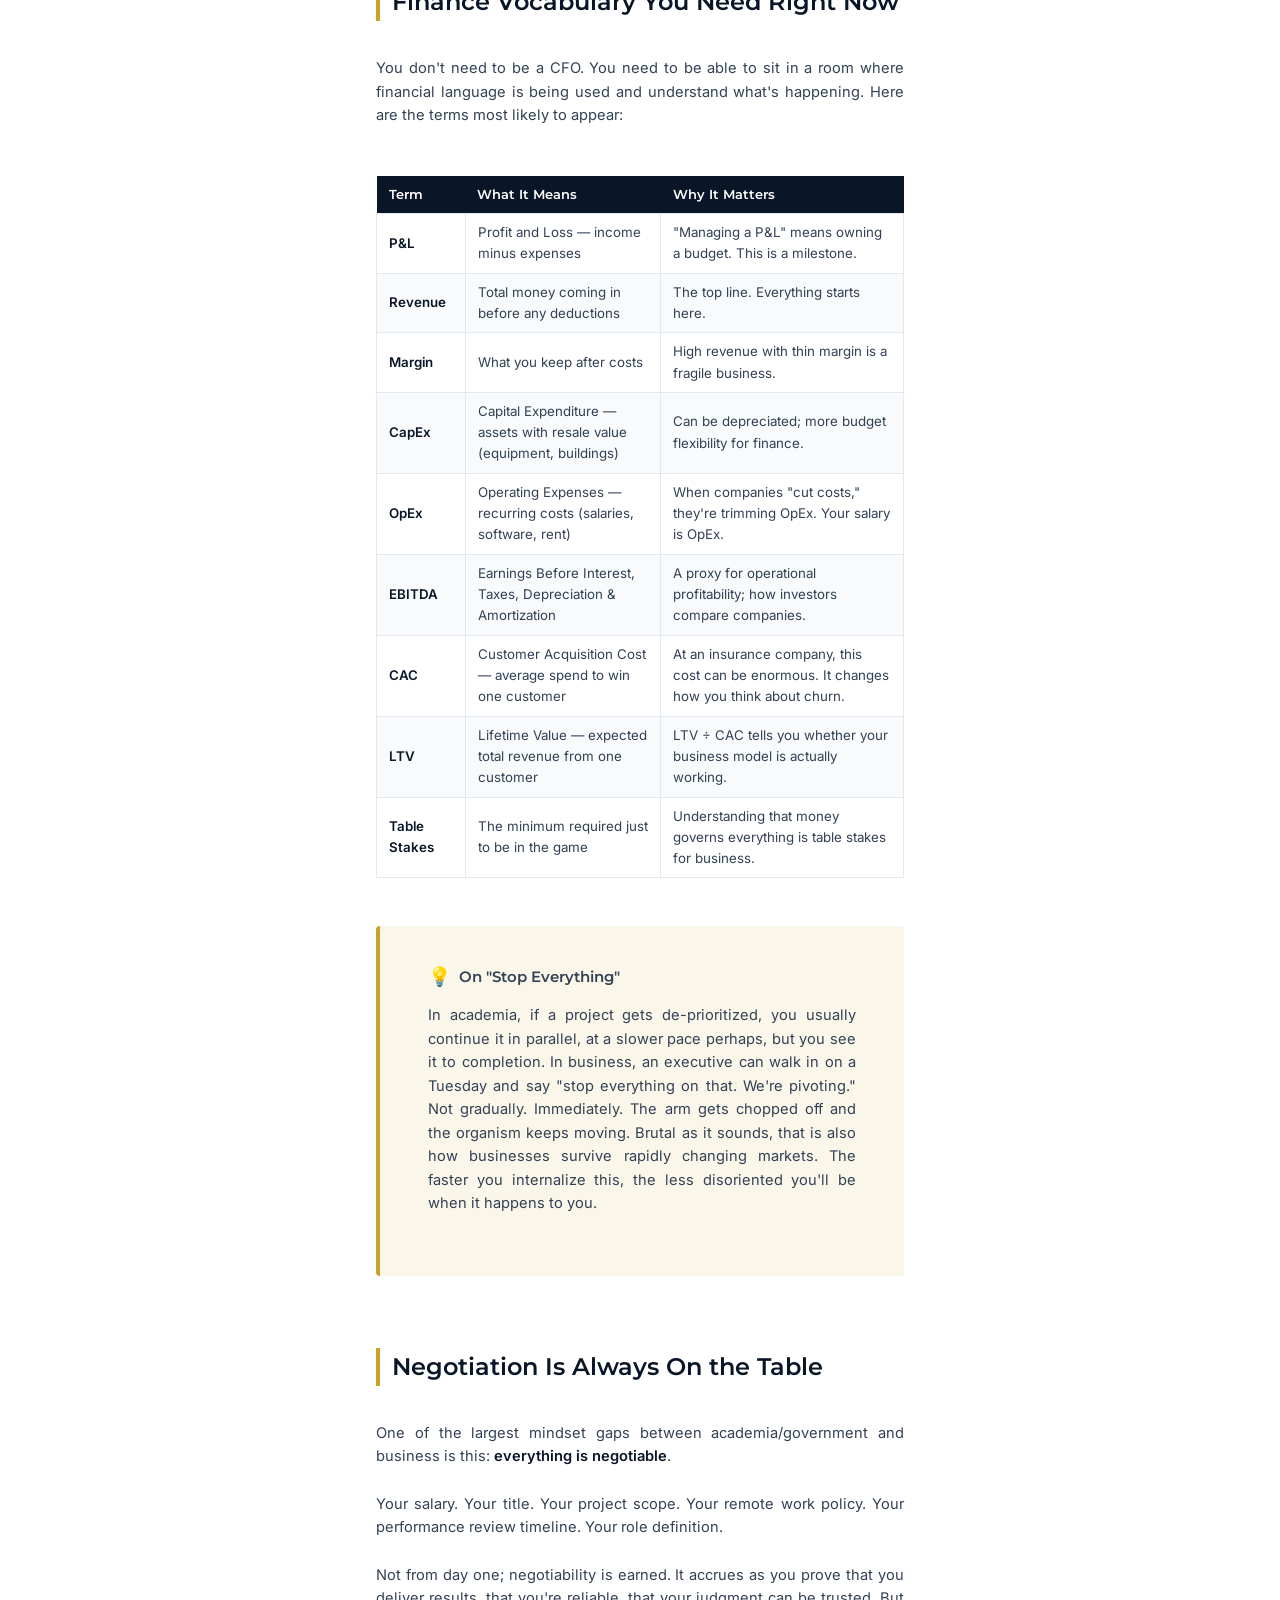
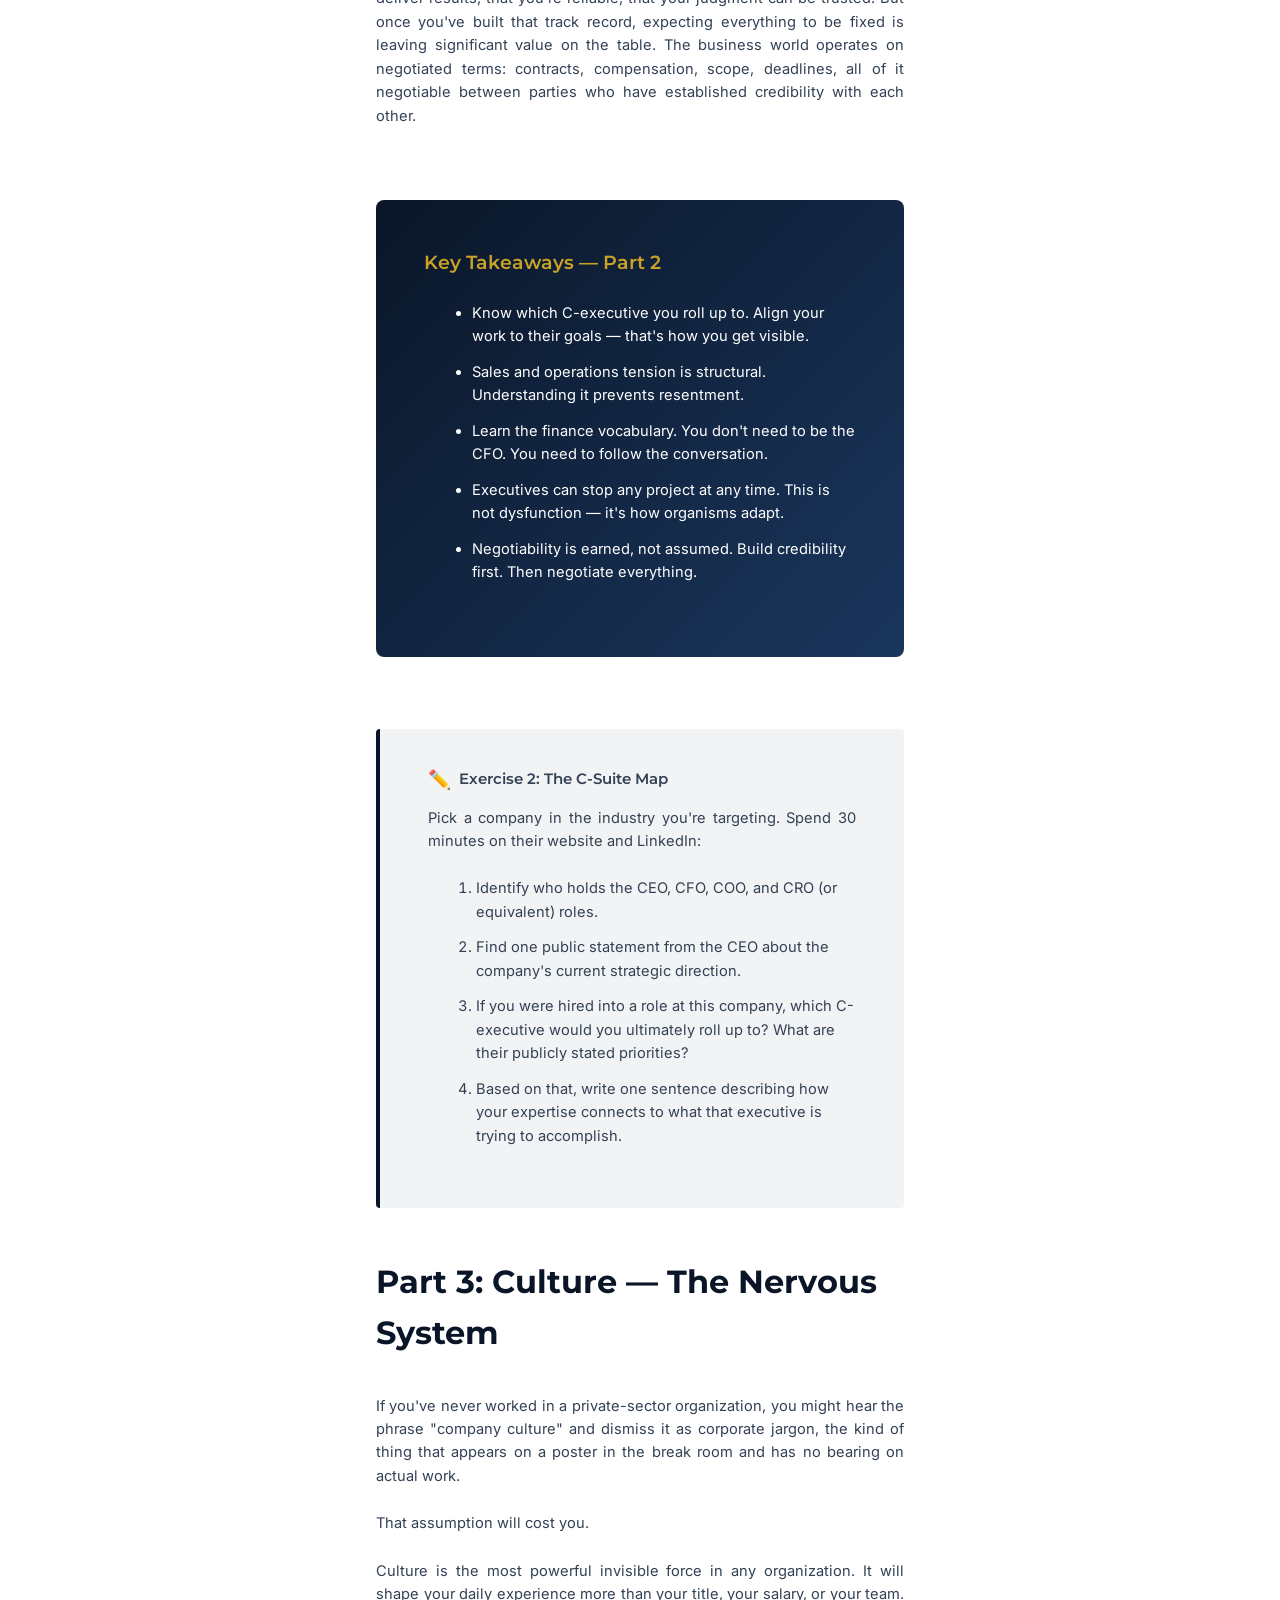
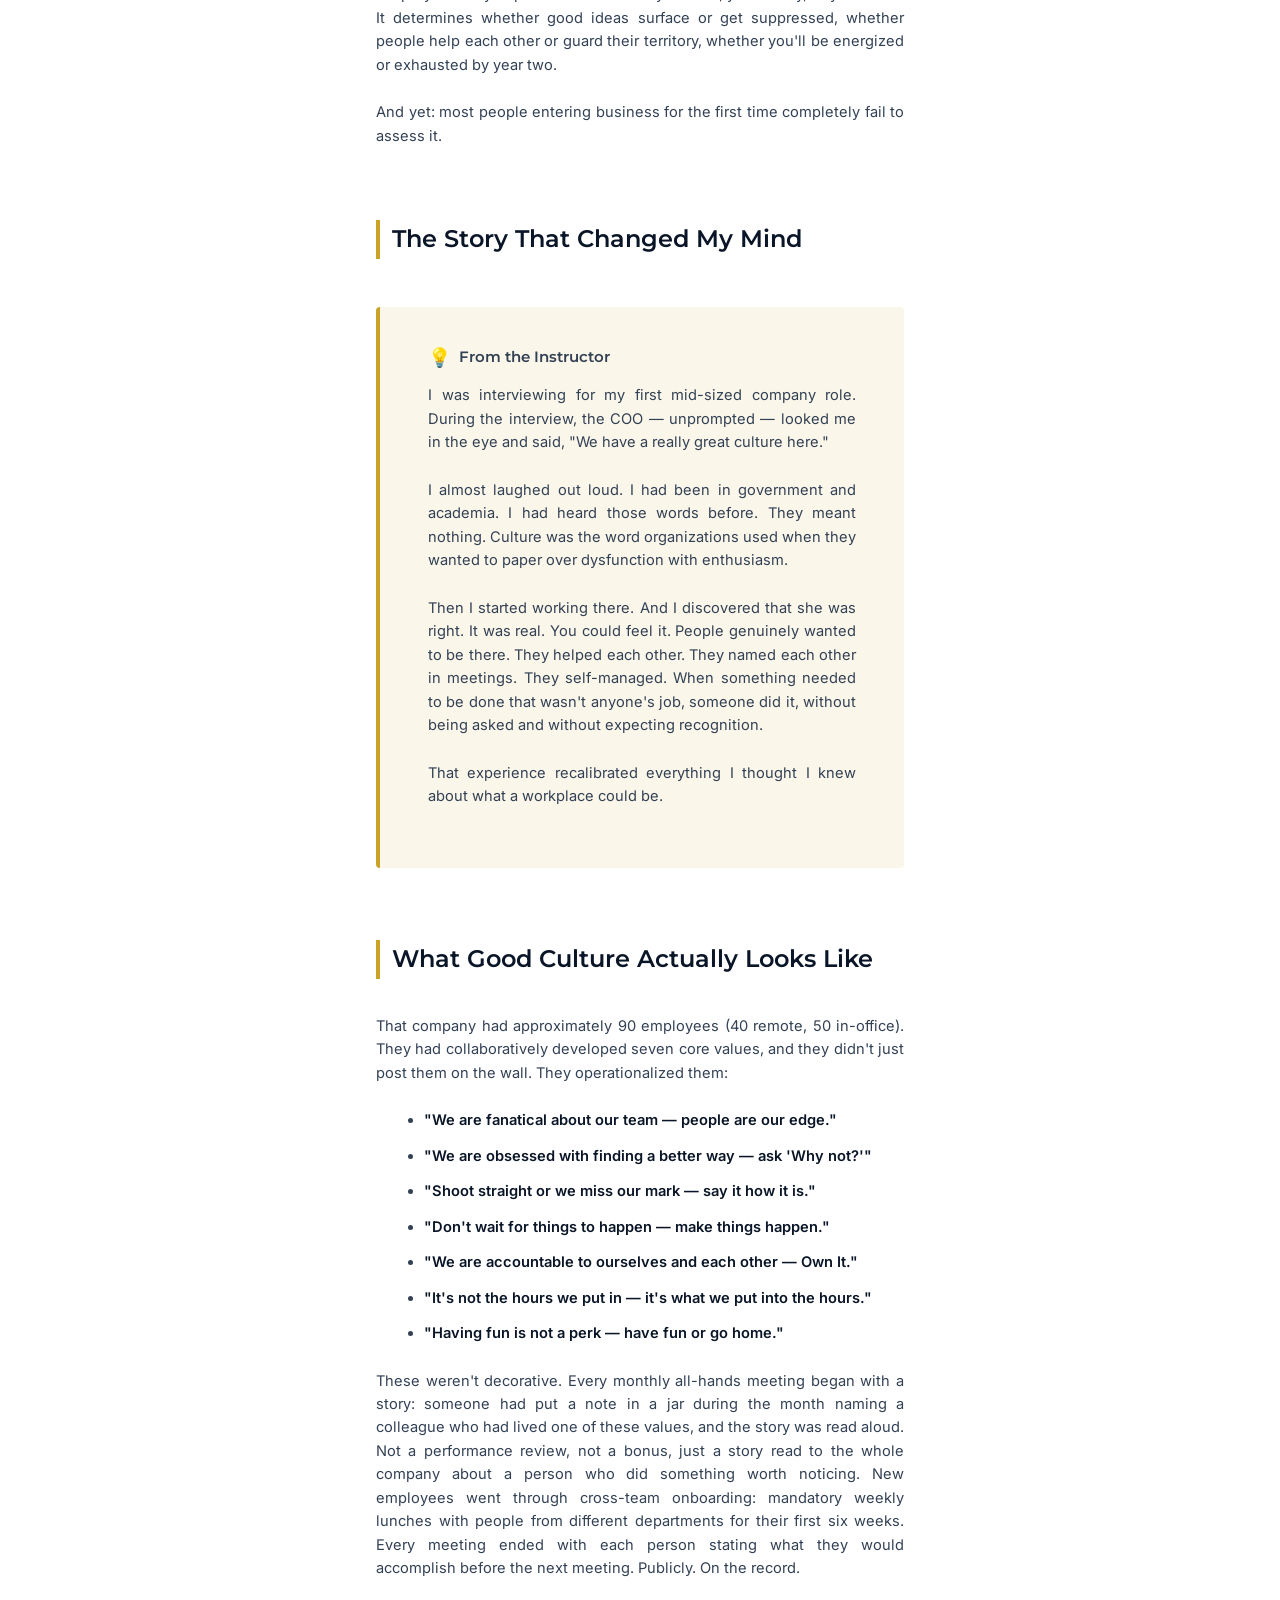
<file: downloads/workbook-01-business-foundation.html>
<!DOCTYPE html>
<html lang="en">
<head>
  <meta charset="utf-8" />
  <meta name="viewport" content="width=device-width, initial-scale=1.0" />
  <title>Workbook 1: The Business Foundation — Class2Career</title>
  <link rel="stylesheet" href="class2career-pdf.css" />
</head>
<body>

<!-- ═══════════════════════════════════════════════════════════════
     COVER
═══════════════════════════════════════════════════════════════ -->
<div class="cover">
  <img src="cover-01-business-foundation.png" alt="Workbook 1: The Business Foundation" />
</div>

<div class="content">

<!-- ═══════════════════════════════════════════════════════════════
     PART 1: THE BUSINESS ORGANISM
═══════════════════════════════════════════════════════════════ -->
<h1>Part 1: The Business Organism</h1>

<p>If you're coming from academia, government, or the public sector, you probably carry a mental model of "business" that looks something like: a machine for generating profit, a collection of org-chart boxes, or just "the corporate world."</p>

<p>That model will fail you. Not because it's wrong, but because it's incomplete in the specific ways that will get you fired, overlooked, or chronically frustrated.</p>

<p><strong>A business is not a machine. It is a living organism.</strong></p>

<p>It breathes (cash flow), it eats (customers, talent, opportunity), it grows or dies, and it responds to its environment (the market) exactly the way an animal responds to its habitat. Every person inside it is a cell: some are neurons making decisions, some are red blood cells delivering oxygen, some are white blood cells fighting threats. All of them are necessary. None of them fully understand the whole organism they're part of.</p>

<p>The moment that analogy clicks, everything else in this workbook becomes obvious. So let's make it click.</p>

<h2>The Single Biggest Mindset Shift</h2>

<p>In academia, your unit of work is the <strong>project</strong>. You define a hypothesis, design the experiment, gather data, analyze it, and publish. The timeline is years. The validation is peer review. The reward is citation count and reputation.</p>

<p>In business, your unit of work is the <strong>outcome</strong>. Someone has a problem. You solve it. The timeline is quarters. The validation is revenue, cost savings, or efficiency gained. The reward is staying employed and getting promoted.</p>

<p>The gap between those two modes of work is total, not incremental.</p>

<div class="callout callout-tip">
  <div class="callout-title"><span class="callout-icon">💡</span> The Instructor's Note</div>
  <p>I managed a team of data scientists at a 30-person startup. One of my best hires — brilliant technically — walked into a sales meeting to present his analysis. He opened a text document with raw CSV data pasted directly into it. Columns of numbers. No visualization. No narrative. No slide.</p>
  <p>I stopped the meeting mid-sentence — his mid-sentence — and said, "We need to reschedule." Turned to him privately afterward: "I believe your analysis is correct. But that was not communicable to the people in that room. The salesperson you just presented to is effectively your customer. You walked into a client meeting without preparing for your client."</p>
  <p>He didn't understand the goal. In academia, the deliverable <em>is</em> the analysis. In business, the analysis is only as valuable as the decision it enables, and decisions require people to understand what you're telling them. That's the whole game.</p>
</div>

<h2>The Organism Analogy — In Detail</h2>

<p><strong>Cash flow is breathing.</strong> A business that stops bringing in revenue suffocates. Unlike academic funding, which comes in grants and appropriations and exists largely independently of what you produce, a business must constantly breathe in new money or it dies. Some businesses can hold their breath for a while (that's called runway). But eventually, they need air.</p>

<p><strong>Customers are food.</strong> A business needs to consume: customers, talent, opportunities, partnerships. Without a steady diet, it starves. Growth rate is a measure of appetite, and appetite is a measure of health.</p>

<p><strong>Employees are cells.</strong> Salespeople are red blood cells, carrying oxygen (revenue) to every part of the organism. Compliance and security teams are white blood cells. Executives are brain cells. Individual contributors are muscle. All necessary. All in service of the whole. None of them working in isolation.</p>

<p><strong>The market is the environment.</strong> Organisms that adapt to their environment thrive; those that don't, go extinct. That is the literal mechanism by which companies survive or disappear.</p>

<p><strong>Leadership is the brain.</strong> But here is the thing about organisms: the brain doesn't control everything. The heart beats without being told. The immune system operates on its own. Good leaders understand this. They don't try to control every cell. They create the conditions for healthy functioning, and then trust the organism.</p>

<figure>
  <img src="diagram-01-business-organism-v2.png" alt="Business as a Living Organism" />
</figure>

<h2>The Three Levels of Any Business</h2>

<p>From a 5-person startup to a 50,000-person corporation, every business has three layers, and knowing which layer you're operating in and what the other layers need from you is the foundation of business fluency.</p>

<p><strong>Executive Management — The Brain.</strong> Sets direction, absorbs risk, decides which markets to enter or exit. They're thinking 1–3 years out. They're measured on revenue growth, profitability, and market position. The most important thing to understand about executives: they rotate. A company gets acquired, a board gets frustrated, a strategy fails, and they're gone. The smaller the business, the more rotational and visible this is.</p>

<p><strong>Middle Management — The Nervous System.</strong> This is, in your instructor's opinion, the hardest job in any organization. Middle managers must be able to do what their direct reports do (at least well enough to evaluate it) while simultaneously translating executive vision downward and operational reality upward. They define culture more than executives do, because they have the actual face time with employees. They manage the productivity gaps: when people leave, when skill sets are missing, when the team is the wrong size for the work. They are the glue.</p>

<p><strong>Individual Contributors — The Muscle.</strong> Does the tactical work. Writes the code, runs the analysis, serves the customer. Here is what is often missed: the smaller the business, the more valuable each individual contributor, and the more hats they wear. At a 30-person startup, you're not just the data scientist. You're probably also the product person, the analyst, and maybe the one making decisions that a Director of Product would make in a bigger company. Variability of responsibility is, in practice, acceleration.</p>

<div class="callout callout-tip">
  <div class="callout-title"><span class="callout-icon">💡</span> Insight: On Employees</div>
  <p>The word "employee" is sometimes treated like a dirty word, as if it signals some kind of class struggle. Reject that framing entirely. Every person in a business is an employee, including the CEO. If the board decides he's gone, he's gone. The label "employee" is not a position of weakness: it means the business needs what you do. They don't hire people they don't need. Businesses are not charities. You are there because the organism requires your function.</p>
</div>

<h2>What You Actually Cost</h2>

<p>One of the most clarifying things you can understand is the number that doesn't appear on your offer letter: your fully loaded cost.</p>

<p>Your salary is not what you cost the business. Your actual cost includes:</p>

<ul>
  <li><strong>Base salary</strong> — the number you see</li>
  <li><strong>Employment taxes</strong> — approximately 7.65% for FICA plus unemployment insurance</li>
  <li><strong>Benefits</strong> — health insurance, dental, 401(k) match, paid time off (PTO accrual is real money)</li>
  <li><strong>Equipment</strong> — laptop, software licenses, phone, desk, office space per square foot</li>
  <li><strong>Onboarding</strong> — the hours your manager and colleagues spend training you instead of doing their own work</li>
  <li><strong>Overhead</strong> — utilities, HR, legal, the kitchen snacks</li>
</ul>

<p>In a large company, your fully loaded cost is typically <strong>1.25–1.5× your salary</strong>. At a small company, it can reach <strong>2× your salary</strong> because fixed costs spread across fewer people.</p>

<p>At $100,000 in salary, you cost the business $130,000–$200,000 per year. That is a meaningful investment. Your job is to generate a return on that investment that makes it obvious why you're worth it.</p>

<div class="key-takeaways">
  <h3>Key Takeaways — Part 1</h3>
  <ul>
    <li>Business is an organism, not a machine. Cash flow is breathing. Revenue stops = death.</li>
    <li>The unit of work in business is the <em>outcome</em>, not the analysis. The deliverable is the decision it enables.</li>
    <li>Middle management is the most underrated and most difficult job in any organization.</li>
    <li>Smaller company = more hats = more learning. This is a feature, not a bug.</li>
    <li>You cost 1.25–2× your salary. Know your ROI.</li>
  </ul>
</div>

<div class="callout callout-exercise">
  <div class="callout-title"><span class="callout-icon">✏️</span> Exercise 1: The Organism Map</div>
  <p>Think about a job, internship, lab, or organization you've been part of. Apply the organism analogy:</p>
  <ul>
    <li>What was the "food" it needed to survive? (Revenue, grants, students, donors?)</li>
    <li>Who were the red blood cells? (Who brought in the resources?)</li>
    <li>Who were the white blood cells? (Who protected it from threats?)</li>
    <li>Who were the brain cells? (Who set direction?)</li>
    <li>What was the biggest threat to its survival? How did it respond?</li>
  </ul>
</div>


<!-- ═══════════════════════════════════════════════════════════════
     PART 2: BUSINESS STRUCTURE — THE ANATOMY
═══════════════════════════════════════════════════════════════ -->
<h1>Part 2: Business Structure — The Anatomy</h1>

<p>Knowing that a business is an organism is the philosophy. Knowing how it's actually built is the anatomy. This section gives you the structural map: the org chart made legible.</p>

<h2>The C-Suite</h2>

<p>At the top of any company, you will find the C-suite: the chief officers. Here are the four that actually matter:</p>

<figure>
  <img src="diagram-01-csuite-wide.png" alt="The C-Suite — Key Executive Roles" />
</figure>

<p><strong>CEO — Chief Executive Officer.</strong> Owns the vision, carries the ultimate risk, and is accountable to the board. Every other executive's job exists in service of what the CEO is trying to accomplish. The CEO doesn't make decisions alone; they make them with input from every other C. But they bear the consequence.</p>

<p><strong>CFO — Chief Financial Officer.</strong> In every mature company your instructor has worked with or observed, the CEO and CFO are in near-constant partnership. Almost no significant decision is made without both people in the room. The CFO doesn't just "do accounting"; they are a strategic partner who tells the CEO whether the vision is financially survivable. No CFO signature, no transaction. Full stop.</p>

<p><strong>COO — Chief Operating Officer.</strong> Everything internal that doesn't touch external customers is likely the COO's domain. Projects, legal, regulatory, IT, software development, the logistics of running a conference. If it's inside the machine, the COO owns it. Think of the COO as the person who makes the organism run while the CEO decides where it's going.</p>

<p><strong>CRO — Chief Revenue Officer.</strong> Sales. Everything external that brings money in. Marketing, lead generation, sales teams, account management. If the COO is the defense, the CRO runs the offense.</p>

<div class="callout callout-tip">
  <div class="callout-title"><span class="callout-icon">💡</span> Your Takeaway on the C-Suite</div>
  <p>Know which C-level executive you ultimately roll up to. In a big company, that determines which metrics you need to care about, which language you need to speak, and whose goals you should be making easier to achieve. If you roll up to the CTO and there's a platform migration happening, your job is to make that migration easier. That's how you get visible. That's how you get promoted.</p>
</div>

<p>Beyond the big four, there are many other Cs: Chief Technology Officer, Chief Information Officer, Chief Data Officer, Chief Security Officer, Chief Marketing Officer. Note: the CMO has the highest turnover of any C-suite position and is the least likely to hold a degree in their own field. The market is cyclical, brand messaging is subjective, and attribution is hard. If you're considering a marketing-adjacent career path, understand that it's a high-velocity lane.</p>

<h2>The One Person Who Played Both Games</h2>

<div class="callout callout-tip">
  <div class="callout-title"><span class="callout-icon">💡</span> A Story Worth Knowing</div>
  <p>In your instructor's career, there was exactly one person he encountered who managed to operate as both executive management <em>and</em> as someone who commanded sales commissions, someone who could close deals and also govern strategy. That person made more money than anyone else in the building. If you can figure out how to play both the management game and the sales game simultaneously, it is worth every effort to learn how. It is rare. That's why it pays.</p>
</div>

<h2>Sales and Operations: Offense and Defense</h2>

<p>Think of every business as a sports team with two units:</p>

<p><strong>Sales is offense.</strong> Their job is to score, to bring in new revenue. Salespeople operate under different rules than everyone else in the company. They earn commissions. Their compensation fluctuates with performance. They have their own culture, their own success rituals, their own measurement systems. They are, in many businesses, treated like a separate species. This is by design.</p>

<p><strong>Operations is defense.</strong> Their job is to deliver what sales promised, maintain the systems, serve the customers, and keep the business running. Operations people typically earn fixed salaries: more stability, less upside.</p>

<div class="callout callout-tip">
  <div class="callout-title"><span class="callout-icon">💡</span> The Hunter — A Portrait</div>
  <p>One of the best salespeople your instructor ever observed was someone whose style was entirely unexpected. Away from the desk, she was happy-go-lucky, relaxed, warm, easy to be around. In a client meeting, she was equally at ease. But in an internal meeting, talking strategy about an account, planning an approach, she became one of the most serious, focused, demanding people in the room. She had a "book" of 25 target companies. The top two got the hunters. The bottom ten got the lead-gen callers. She knew exactly which accounts warranted her intensity and which didn't. Watching that was an education in itself.</p>
</div>

<h2>The Sales Funnel</h2>

<p>The sales process in any real organization is not one person doing everything. It's a pipeline with distinct roles at each stage:</p>

<ol>
  <li><strong>Lead Generation</strong> — Identifying and contacting potential customers. The "small book" — cold calls, outreach, volume work.</li>
  <li><strong>Qualification</strong> — Evaluating whether a lead has a problem you can solve and a budget to pay for the solution.</li>
  <li><strong>Technical Presentation</strong> — Bringing in subject matter expertise to demonstrate fit. This is where people like you will most often appear in sales processes.</li>
  <li><strong>Intent and Close</strong> — Getting the signature. This is pure sales territory.</li>
  <li><strong>Account Management</strong> — Maintaining and growing the relationship after the close. Revenue retention and upsell opportunity.</li>
</ol>

<p>If you work in operations, you will eventually be pulled into stage 3, asked to present, explain, or validate something in front of a prospective customer. When that happens, remember: the salesperson is your teammate, the prospect is your customer, and your job is to make the room feel confident, not to demonstrate how much you know.</p>

<h2>The Tension That Never Resolves</h2>

<blockquote>
  <p>"Why does the salesperson get a free trip to Maui for hitting their number when we're the ones who actually fulfilled the order?"</p>
</blockquote>

<p>Every person who has ever worked in operations has thought this. It is a legitimate grievance. Operations does the work that revenue requires. Sales gets the recognition that revenue generates. This tension is structural; it lives in the design of most businesses and it never fully resolves. Understanding it intellectually protects you from letting it become a source of resentment that damages your own performance. The system isn't fair in the way you might want. It is, however, legible, and legible systems can be worked with.</p>

<h2>Finance Vocabulary You Need Right Now</h2>

<p>You don't need to be a CFO. You need to be able to sit in a room where financial language is being used and understand what's happening. Here are the terms most likely to appear:</p>

<table>
  <thead>
    <tr><th>Term</th><th>What It Means</th><th>Why It Matters</th></tr>
  </thead>
  <tbody>
    <tr>
      <td><strong>P&amp;L</strong></td>
      <td>Profit and Loss — income minus expenses</td>
      <td>"Managing a P&amp;L" means owning a budget. This is a milestone.</td>
    </tr>
    <tr>
      <td><strong>Revenue</strong></td>
      <td>Total money coming in before any deductions</td>
      <td>The top line. Everything starts here.</td>
    </tr>
    <tr>
      <td><strong>Margin</strong></td>
      <td>What you keep after costs</td>
      <td>High revenue with thin margin is a fragile business.</td>
    </tr>
    <tr>
      <td><strong>CapEx</strong></td>
      <td>Capital Expenditure — assets with resale value (equipment, buildings)</td>
      <td>Can be depreciated; more budget flexibility for finance.</td>
    </tr>
    <tr>
      <td><strong>OpEx</strong></td>
      <td>Operating Expenses — recurring costs (salaries, software, rent)</td>
      <td>When companies "cut costs," they're trimming OpEx. Your salary is OpEx.</td>
    </tr>
    <tr>
      <td><strong>EBITDA</strong></td>
      <td>Earnings Before Interest, Taxes, Depreciation &amp; Amortization</td>
      <td>A proxy for operational profitability; how investors compare companies.</td>
    </tr>
    <tr>
      <td><strong>CAC</strong></td>
      <td>Customer Acquisition Cost — average spend to win one customer</td>
      <td>At an insurance company, this cost can be enormous. It changes how you think about churn.</td>
    </tr>
    <tr>
      <td><strong>LTV</strong></td>
      <td>Lifetime Value — expected total revenue from one customer</td>
      <td>LTV ÷ CAC tells you whether your business model is actually working.</td>
    </tr>
    <tr>
      <td><strong>Table Stakes</strong></td>
      <td>The minimum required just to be in the game</td>
      <td>Understanding that money governs everything is table stakes for business.</td>
    </tr>
  </tbody>
</table>

<div class="callout callout-tip">
  <div class="callout-title"><span class="callout-icon">💡</span> On "Stop Everything"</div>
  <p>In academia, if a project gets de-prioritized, you usually continue it in parallel, at a slower pace perhaps, but you see it to completion. In business, an executive can walk in on a Tuesday and say "stop everything on that. We're pivoting." Not gradually. Immediately. The arm gets chopped off and the organism keeps moving. Brutal as it sounds, that is also how businesses survive rapidly changing markets. The faster you internalize this, the less disoriented you'll be when it happens to you.</p>
</div>

<h2>Negotiation Is Always On the Table</h2>

<p>One of the largest mindset gaps between academia/government and business is this: <strong>everything is negotiable</strong>.</p>

<p>Your salary. Your title. Your project scope. Your remote work policy. Your performance review timeline. Your role definition.</p>

<p>Not from day one; negotiability is earned. It accrues as you prove that you deliver results, that you're reliable, that your judgment can be trusted. But once you've built that track record, expecting everything to be fixed is leaving significant value on the table. The business world operates on negotiated terms: contracts, compensation, scope, deadlines, all of it negotiable between parties who have established credibility with each other.</p>

<div class="key-takeaways">
  <h3>Key Takeaways — Part 2</h3>
  <ul>
    <li>Know which C-executive you roll up to. Align your work to their goals — that's how you get visible.</li>
    <li>Sales and operations tension is structural. Understanding it prevents resentment.</li>
    <li>Learn the finance vocabulary. You don't need to be the CFO. You need to follow the conversation.</li>
    <li>Executives can stop any project at any time. This is not dysfunction — it's how organisms adapt.</li>
    <li>Negotiability is earned, not assumed. Build credibility first. Then negotiate everything.</li>
  </ul>
</div>

<div class="callout callout-exercise">
  <div class="callout-title"><span class="callout-icon">✏️</span> Exercise 2: The C-Suite Map</div>
  <p>Pick a company in the industry you're targeting. Spend 30 minutes on their website and LinkedIn:</p>
  <ol>
    <li>Identify who holds the CEO, CFO, COO, and CRO (or equivalent) roles.</li>
    <li>Find one public statement from the CEO about the company's current strategic direction.</li>
    <li>If you were hired into a role at this company, which C-executive would you ultimately roll up to? What are their publicly stated priorities?</li>
    <li>Based on that, write one sentence describing how your expertise connects to what that executive is trying to accomplish.</li>
  </ol>
</div>


<!-- ═══════════════════════════════════════════════════════════════
     PART 3: CULTURE — THE NERVOUS SYSTEM
═══════════════════════════════════════════════════════════════ -->
<h1>Part 3: Culture — The Nervous System</h1>

<p>If you've never worked in a private-sector organization, you might hear the phrase "company culture" and dismiss it as corporate jargon, the kind of thing that appears on a poster in the break room and has no bearing on actual work.</p>

<p>That assumption will cost you.</p>

<p>Culture is the most powerful invisible force in any organization. It will shape your daily experience more than your title, your salary, or your team. It determines whether good ideas surface or get suppressed, whether people help each other or guard their territory, whether you'll be energized or exhausted by year two.</p>

<p>And yet: most people entering business for the first time completely fail to assess it.</p>

<h2>The Story That Changed My Mind</h2>

<div class="callout callout-tip">
  <div class="callout-title"><span class="callout-icon">💡</span> From the Instructor</div>
  <p>I was interviewing for my first mid-sized company role. During the interview, the COO — unprompted — looked me in the eye and said, "We have a really great culture here."</p>
  <p>I almost laughed out loud. I had been in government and academia. I had heard those words before. They meant nothing. Culture was the word organizations used when they wanted to paper over dysfunction with enthusiasm.</p>
  <p>Then I started working there. And I discovered that she was right. It was real. You could feel it. People genuinely wanted to be there. They helped each other. They named each other in meetings. They self-managed. When something needed to be done that wasn't anyone's job, someone did it, without being asked and without expecting recognition.</p>
  <p>That experience recalibrated everything I thought I knew about what a workplace could be.</p>
</div>

<h2>What Good Culture Actually Looks Like</h2>

<p>That company had approximately 90 employees (40 remote, 50 in-office). They had collaboratively developed seven core values, and they didn't just post them on the wall. They operationalized them:</p>

<ul>
  <li><strong>"We are fanatical about our team — people are our edge."</strong></li>
  <li><strong>"We are obsessed with finding a better way — ask 'Why not?'"</strong></li>
  <li><strong>"Shoot straight or we miss our mark — say it how it is."</strong></li>
  <li><strong>"Don't wait for things to happen — make things happen."</strong></li>
  <li><strong>"We are accountable to ourselves and each other — Own It."</strong></li>
  <li><strong>"It's not the hours we put in — it's what we put into the hours."</strong></li>
  <li><strong>"Having fun is not a perk — have fun or go home."</strong></li>
</ul>

<p>These weren't decorative. Every monthly all-hands meeting began with a story: someone had put a note in a jar during the month naming a colleague who had lived one of these values, and the story was read aloud. Not a performance review, not a bonus, just a story read to the whole company about a person who did something worth noticing. New employees went through cross-team onboarding: mandatory weekly lunches with people from different departments for their first six weeks. Every meeting ended with each person stating what they would accomplish before the next meeting. Publicly. On the record.</p>

<p>That's what values that are actually lived look like.</p>

<h2>When Culture Dies — The Acquisition Story</h2>

<div class="callout callout-tip">
  <div class="callout-title"><span class="callout-icon">💡</span> From the Instructor</div>
  <p>That same company was eventually acquired by a much larger corporation. The large company liked the culture, they said so explicitly. They tried to roll out the seven values across their entire organization.</p>
  <p>It didn't survive the translation. A culture built over years in a 90-person company, where the CEO knew everyone's name, does not port cleanly into a 5,000-person organization where HR runs the onboarding. The colors of the rainbow just got sucked into gray. That's the only way I know to describe it.</p>
  <p>The first real signal of cultural degradation? HR started scheduling "change management training" sessions. If you join a company and within your first year HR calls a mandatory change management training: start watching the exits. That training is organizational triage.</p>
</div>

<h2>The Culture Industry</h2>

<p>Culture problems create an entire consulting ecosystem. Your instructor observed a company hire a culture consultant at $350 per hour, someone with a four-year degree, no psychology training, and a history of having left four different jobs. She ran monthly full-day sessions: a morning meeting with the CEO, a training block for middle management, group sessions, one-on-ones. The company paid a significant amount of money for this over eighteen months.</p>

<p>There is a lucrative market for culture consulting precisely because culture is hard to fix once it's broken. The lesson is not that culture consultants are frauds; some are excellent. The lesson is that good culture requires building the right practices from the beginning, before you need a consultant to fix what broke.</p>

<h2>Red Flags — What to Walk Away From</h2>

<p>Before you take any role, assess the culture. The signals are visible if you know what to look for:</p>

<div class="two-col">
  <div>
    <p><strong>Bad Culture Signals:</strong></p>
    <ul>
      <li>Employees who complain — especially about each other</li>
      <li>Personal grievances brought constantly into work conversations</li>
      <li>Leaders who say one thing and do another</li>
      <li>High turnover, especially among good people</li>
      <li>HR interventions and change management trainings</li>
      <li>Overbearing micromanagers at the executive level</li>
      <li>Information hoarded rather than shared</li>
      <li>"Chip on the shoulder" employees who carry chronic grievances</li>
    </ul>
  </div>
  <div>
    <p><strong>Good Culture Signals:</strong></p>
    <ul>
      <li>Cross-functional collaboration happens naturally</li>
      <li>Transparency about company performance — wins and losses</li>
      <li>Investment in your development: training, mentorship, conferences</li>
      <li>Accountability without blame — people say what they'll do and do it</li>
      <li>Leaders model the values they talk about</li>
      <li>People stay — and the ones who leave do so with gratitude</li>
      <li>Recognition practices that are specific, not generic</li>
    </ul>
  </div>
</div>

<h2>Circle of Control vs. Circle of Influence</h2>

<p>One of the most clarifying frameworks for navigating any culture, good or bad, is the distinction between what you control and what you merely influence.</p>

<figure>
  <img src="diagram-01-culture-circles.png" alt="Circle of Control vs. Circle of Influence" />
</figure>

<p><strong>Your Circle of Control</strong> is small and precious: your work quality, your attitude, how you communicate, whether you follow through on your commitments.</p>

<p><strong>Your Circle of Influence</strong> is much larger: your team's morale, your manager's perception of you, the culture of the groups you're part of, the people who observe how you handle difficult situations.</p>

<p>You cannot control culture. You can influence it, every day, in every interaction. Every meeting you show up to prepared is a small deposit into the culture account. Every commitment you honor is another. Every time you do something that nobody asked you to do because it needed to be done, you are shaping the culture you live in.</p>

<p>Conversely, every time you complain in a way that creates no actionable solution, you are making a withdrawal. Every time you let a commitment slip without communicating it, same thing.</p>

<p>You are either a net contributor or a net detractor. Autopilot, passive and neutral, just showing up, is in most cultures a slow withdrawal.</p>

<h2>Five Ways to Show Up Well — Starting Day One</h2>

<ol>
  <li><strong>Good energy.</strong> Smile. Make eye contact. Be interested in the person you're talking to. This costs nothing and signals more about your character than most skills on your resume.</li>
  <li><strong>Good questions.</strong> Ask about the business. "What's the biggest challenge your team is trying to solve this quarter?" is a question that earns respect at any level. People who ask good questions are assumed to have good judgment.</li>
  <li><strong>Good follow-through.</strong> When you say you'll do something, do it. When you can't, communicate early. This is rarer than it sounds, and it is the fastest way to build the trust that leads to autonomy and leverage.</li>
  <li><strong>Customer first.</strong> At every level of every organization, leaders notice and protect employees who consistently put the customer's needs first. You will not get fired for being the person who prioritized the client.</li>
  <li><strong>Know when to say no.</strong> Accountability runs in both directions. If something lands on your desk that is outside your scope and that you cannot do well, it is better for the culture to say so clearly than to take it on badly. Saying no thoughtfully is a sign of self-awareness, not weakness.</li>
</ol>

<div class="key-takeaways">
  <h3>Key Takeaways — Part 3</h3>
  <ul>
    <li>Company culture is real. It will affect your daily life more than your job title.</li>
    <li>Good culture is operationalized — values that are measured, recognized, and demonstrated by leadership.</li>
    <li>The acquisition story is a warning: culture doesn't port. When companies merge, culture usually doesn't survive.</li>
    <li>You influence but do not control culture. Focus your energy accordingly.</li>
    <li>The fastest culture-builders: energy, questions, follow-through, customer focus, honest scope management.</li>
  </ul>
</div>

<div class="callout callout-exercise">
  <div class="callout-title"><span class="callout-icon">✏️</span> Exercise 3: The Culture Audit</div>
  <p>For any company you're considering joining, or one you currently work for:</p>
  <ol>
    <li>Find three Glassdoor reviews written in the last 12 months. Look for patterns in what people mention as strengths <em>and</em> weaknesses.</li>
    <li>During your next interview (or a conversation with a current colleague), ask: "What's one thing this company is actively trying to improve about its culture?" Listen for specificity. A specific answer is usually honest. A vague answer is usually not.</li>
    <li>Identify three things currently in your Circle of Control at work or school. Write them down. Commit to improving each one in the next 30 days.</li>
  </ol>
</div>


<!-- ═══════════════════════════════════════════════════════════════
     PART 4: WHY TRADITIONAL BUSINESS EDUCATION FAILS
═══════════════════════════════════════════════════════════════ -->
<h1>Part 4: Why Traditional Business Education Fails You</h1>

<p>Two PhDs. Zero business courses. That's your instructor's background. When he was first handed a team and told to manage it, there was no training, no mentorship, no guidance. Just a team and an expectation.</p>

<p>That is, it turns out, more common than the exception.</p>

<p>Traditional business education (the $200,000 MBA) is not designed for this. It's designed for a world that, in many respects, no longer exists. Here is why it fails, and why this course takes a different approach.</p>

<h2>1. It's Too Expensive for Common Sense</h2>

<p>Business is not complicated. At its core: create value, charge for it, keep the difference. That's it. The complexity is in the execution: the people, the market dynamics, the timing. But the core concept is simple enough to explain in an afternoon.</p>

<p>Business schools charge $200,000 for a two-year program to teach this, wrapped in case studies, frameworks, cohort networking, and credential signaling. Some of that is valuable. Most of the foundational content? It's common sense, translated.</p>

<p>This course exists because you should not need to spend $200,000 to understand what a P&amp;L is, why revenue matters more than cost savings, or how to explain your value in one sentence.</p>

<h2>2. It Overemphasizes Management — Which Is Evaporating</h2>

<p>The traditional MBA is built around an assumption: you'll climb a management ladder. Individual contributor → manager → senior manager → director → VP → C-suite.</p>

<p>That ladder is getting shorter. Technology has automated many of the functions middle management once performed: reporting, tracking, oversight, coordination. Organizations are flatter than they were in 1985, and they're getting flatter. The companies that are winning aren't winning with more managers. They're winning with better <em>doers</em>, people who identify problems and solve them, who don't wait for permission, who create value regardless of their title.</p>

<p>What this course trains you to be: a <strong>change maker</strong>. Not a manager. Not a director. Someone who sees what's broken and fixes it.</p>

<h2>3. It Completely Skips Product</h2>

<p>Product is how modern businesses create value. It is what customers actually pay for. It is the foundation of every company from Apple to Zoom to the startup down the street.</p>

<p>Traditional business education teaches finance, marketing, strategy, and operations. Product gets a guest lecture. Maybe a chapter.</p>

<p>This is structurally insane given that investors evaluate companies on product-market fit, sales teams sell product value, and almost every role in a modern organization now requires at least product literacy.</p>

<p>This course treats Product as a first-class dimension (Workbook 4). Not an afterthought. A core competency.</p>

<h2>4. It Teaches You to Manage, Not to Create Impact</h2>

<p>Managing is maintenance: keeping what's already running. Impact is creation: solving problems that haven't been solved, building something that wasn't there. The modern world needs far more of the second than the first. Yet everything from business school curriculum to corporate training programs optimizes for the first.</p>

<p>This course operates on action-oriented timelines: learn it, apply it, measure it, iterate. The goal is to make you useful in 30 days, not in two years.</p>


<!-- ═══════════════════════════════════════════════════════════════
     PART 5: YOUR PATH — THE THREE TRACKS
═══════════════════════════════════════════════════════════════ -->
<h1>Part 5: Your Path — The Three Tracks</h1>

<p>This workbook is designed for three distinct learner profiles. Read all three, but commit to one. Your track determines your assignment.</p>

<div class="track">
  <div class="track-label">Track A</div>
  <h4>Undergraduate / Early Career</h4>
  <p><strong>Your challenge:</strong> You have limited professional experience. Internships, research assistantships, part-time work, but not a sustained role inside a business organization.</p>
  <p><strong>Your focus this workbook:</strong></p>
  <ul>
    <li>Learn the vocabulary — don't fake it, but don't be ashamed of not knowing it yet</li>
    <li>Understand the hierarchy — know what level you're entering and what the levels above you care about</li>
    <li>Find mentors before you need them — identify two people in your network who work in private industry and buy them coffee</li>
    <li>Ask questions — it's expected and respected at your stage, not embarrassing</li>
  </ul>
  <p><strong>Your assignment:</strong></p>
  <ol>
    <li>Identify 3 people in your network in private industry. Ask them: "What's one thing you wish you knew before your first corporate job?"</li>
    <li>Write down 5 business terms from this workbook that were new to you. Look up a concrete example of each one being used.</li>
    <li>Practice explaining what a business does in one sentence — without jargon — for three companies you'd like to work for.</li>
  </ol>
</div>

<div class="track">
  <div class="track-label">Track B</div>
  <h4>Master's / Mid-Level Transition</h4>
  <p><strong>Your challenge:</strong> You have professional experience, but in academia, government, or a non-profit. You're used to different incentive structures, different timelines, and different definitions of success.</p>
  <p><strong>Your focus this workbook:</strong></p>
  <ul>
    <li>Translate your skills into business language — every project you've run has a business impact equivalent</li>
    <li>Learn the metrics that matter in your target industry — not just the names, but why they matter</li>
    <li>Prove you deliver impact, not just process — business cares about what changed, not what was done</li>
  </ul>
  <p><strong>Your assignment:</strong></p>
  <ol>
    <li>For a project you've worked on, write this sentence: "I did X, which resulted in Y, which meant Z for the organization." No jargon. Concrete outcomes only.</li>
    <li>Identify the three most important financial metrics in your target industry. For each, find one example of a company reporting on it publicly and write one sentence explaining what the number means.</li>
    <li>Map your current skills to one of the C-suite roles from Part 2. Which executive would most benefit from what you know how to do?</li>
  </ol>
</div>

<div class="track">
  <div class="track-label">Track C</div>
  <h4>PhD / Senior Professional Pivot</h4>
  <p><strong>Your challenge:</strong> You have deep expertise. You've led projects, perhaps managed people, possibly run a lab or department. Your risk is the opposite of Track A: over-qualifying, over-explaining, and over-thinking.</p>
  <p><strong>Your focus this workbook:</strong></p>
  <ul>
    <li>Lead with value, not credentials — the business room doesn't care about your degrees, it cares about your output</li>
    <li>Be a translator, not a lecturer — simplify complexity into actionable insight without condescension</li>
    <li>Remain coachable — seniority in one world does not automatically transfer to another</li>
  </ul>
  <p><strong>Your assignment:</strong></p>
  <ol>
    <li>Write a 30-second pitch that doesn't mention your degrees or your previous title. Start with the problem you solve.</li>
    <li>Identify one business problem in your target industry that your specific expertise is uniquely positioned to address. Write a one-paragraph memo describing the problem, your approach, and what the business outcome would be.</li>
    <li>Find someone 2–3 levels above where you want to enter in your target industry. Request a 20-minute informational call. The goal is not to pitch yourself — it's to understand their priorities.</li>
  </ol>
</div>


<!-- ═══════════════════════════════════════════════════════════════
     PART 6: PUBLIC SECTOR TRANSITION
═══════════════════════════════════════════════════════════════ -->
<h1>Part 6: Public Sector Transition</h1>

<p>If you're coming from government, teaching, healthcare administration, or the non-profit world, this section is specifically for you. The differences are real and significant; so are the transferable strengths.</p>

<table>
  <thead>
    <tr><th>Public / Academic Sector</th><th>Private Sector</th></tr>
  </thead>
  <tbody>
    <tr><td>Mission-driven (explicit)</td><td>Profit-driven (can also be mission-driven, but revenue comes first)</td></tr>
    <tr><td>Budget cycles measured in years</td><td>Budget cycles measured in quarters</td></tr>
    <tr><td>Job security tied to tenure or civil service</td><td>Job security tied to performance</td></tr>
    <tr><td>Hierarchical but slow-moving</td><td>Flat or hierarchical — but fast-moving either way</td></tr>
    <tr><td>Change is rare and procedural</td><td>Change is constant and often abrupt</td></tr>
    <tr><td>Information shared broadly (sometimes)</td><td>Information is currency — shared selectively</td></tr>
    <tr><td>Failure has limited immediate consequences</td><td>Failure is tangible and measured in dollars</td></tr>
    <tr><td>Output = activity (reports filed, hours logged)</td><td>Output = outcomes (revenue impacted, problems solved)</td></tr>
  </tbody>
</table>

<h2>What Transfers</h2>

<ul>
  <li><strong>Project management</strong> — You know how to run a multi-stakeholder initiative. That is genuinely rare.</li>
  <li><strong>Stakeholder communication</strong> — If you've navigated a public school board, a grant committee, or a government review panel, you can handle internal politics.</li>
  <li><strong>Writing and presentation</strong> — Academic and government writing trains clarity of thought. Business needs this desperately.</li>
  <li><strong>Subject matter expertise</strong> — You have deep knowledge in a domain that a business needs but cannot easily hire. That is leverage.</li>
  <li><strong>Ethics and compliance awareness</strong> — In regulated industries especially, this background is valuable from day one.</li>
</ul>

<h2>What You Need to Build</h2>

<ul>
  <li><strong>Results orientation</strong> — The question is not "did you do it?" It's "what changed because you did it?"</li>
  <li><strong>Speed and iteration</strong> — Business moves faster than any academic or government cycle you've experienced. Done and imperfect beats perfect and late.</li>
  <li><strong>Revenue thinking</strong> — Every initiative should have an answer to: "how does this help the business make more money, save money, or reduce risk?"</li>
  <li><strong>Comfort with ambiguity</strong> — You will not always have clear instructions, a complete dataset, or a defined process. This is normal. Navigate it anyway.</li>
</ul>

<blockquote>
  <p>You have valuable skills. The trick isn't to become someone else; it's to translate what you already know into a language business people understand. You don't need to reinvent yourself. You need to re-label yourself.</p>
</blockquote>


<!-- ═══════════════════════════════════════════════════════════════
     BOOK RECOMMENDATIONS
═══════════════════════════════════════════════════════════════ -->
<h1>Book Recommendations</h1>

<p>These are not decorative suggestions. Your instructor has read each of these and references them because they had a material impact on how he thinks. They are organized by the section of this workbook they most directly support.</p>

<h2>On Business Fundamentals</h2>

<div class="book-rec">
  <h4><a href="https://amzn.to/3XqSnXd" target="_blank">The 80-20 CEO</a> — Alex Hormozi</h4>
  <p>The Pareto principle applied ruthlessly to business. 20% of your effort produces 80% of your outcomes. This book forces you to identify which 20% you're wasting. Essential reading for understanding how business prioritization actually works.</p>
</div>

<div class="book-rec">
  <h4><a href="https://amzn.to/4dOphHk" target="_blank">Your Next Five Moves</a> — Patrick Bet-David</h4>
  <p>Strategic thinking for career and business. How executives think two, three, and five steps ahead. If you want to understand how decisions get made at the top of an organization, this is the book.</p>
</div>

<div class="book-rec">
  <h4><a href="https://www.amazon.com/dp/0670879835" target="_blank">Orbiting the Giant Hairball</a> — Gordon MacKenzie</h4>
  <p>How to survive and thrive inside large organizations without losing your creativity. Corporate life is a hairball: tangled, messy, full of things that shouldn't connect but do. This book teaches you to orbit it rather than be consumed by it. Required reading for anyone joining their first large company.</p>
</div>

<div class="book-rec">
  <h4><a href="https://amzn.to/3Xsi4H9" target="_blank">The 4-Hour Workweek</a> — Tim Ferriss</h4>
  <p>Redefines the relationship between time and output. Challenges the assumption that effort equals value. The entrepreneurial mindset applied to career, relevant even if you never plan to start a company.</p>
</div>

<div class="book-rec">
  <h4><a href="https://amzn.to/3Mt1wbD" target="_blank">Tools of Titans</a> — Tim Ferriss</h4>
  <p>Distilled tactics, routines, and frameworks from some of the highest performers in business, sport, and creative fields. Use it as a reference: pick what fits you, ignore what doesn't. The density of useful ideas per page is exceptional.</p>
</div>

<h2>On Business Structure</h2>

<div class="book-rec">
  <h4><a href="https://amzn.to/3Mo8wGE" target="_blank">The First 90 Days</a> — Michael Watkins</h4>
  <p>The definitive guide to starting any new role. Most companies will ask you for a 30-60-90 day plan. This book explains how to build one that actually gets you taken seriously. Buy this before you interview for your first private-sector role, not after you get the offer.</p>
</div>

<div class="book-rec">
  <h4><a href="https://amzn.to/3Z1ArE3" target="_blank">The 22 Immutable Laws of Marketing</a> — Al Ries &amp; Jack Trout</h4>
  <p>A bird's-eye view of how companies anchor themselves in the market. Why being first matters. Why being number two can still win. Why the market is mostly psychology. Short (120 pages), dense with insight, and referenced constantly by business leaders.</p>
</div>

<div class="book-rec">
  <h4><a href="https://amzn.to/3Z8Q1NU" target="_blank">Finite and Infinite Games</a> — James P. Carse</h4>
  <p>Finite games have winners and losers (zero-sum). Infinite games create more value for all participants. Career, relationships, and the best business partnerships are infinite games. This book changes how you think about competition and collaboration.</p>
</div>

<div class="book-rec">
  <h4><a href="https://amzn.to/4733J72" target="_blank">The Goal</a> — Eliyahu Goldratt</h4>
  <p>A business classic written as a novel. About finding bottlenecks, the places in any system where throughput is constrained. Referenced constantly in operations, agile, and process management. If you work in any role that touches production, logistics, or delivery, this is required reading.</p>
</div>

<div class="book-rec">
  <h4><a href="https://amzn.to/3ARB6h1" target="_blank">Thinking, Fast and Slow</a> — Daniel Kahneman</h4>
  <p>Nobel Prize-winning psychology applied to decision-making. Fast thinking is tactical: reactive, instinctive, immediate. Slow thinking is strategic: deliberate, analytical, long-term. Understanding which mode you're in, and which one the situation requires, is a career-level skill. This book is cited in nearly every serious business, economics, and leadership conversation.</p>
</div>

<h2>On Culture</h2>

<div class="book-rec">
  <h4><a href="https://amzn.to/4cNBlau" target="_blank">The Heart of Business</a> — Hubert Joly</h4>
  <p>Leadership principles built around treating people as the primary asset. Reflects the kind of culture described in Part 3 of this workbook, where values aren't posters, they're practices. Particularly relevant if you're entering a larger organization and want to understand what ethical, people-first leadership looks like from the inside.</p>
</div>

<div class="book-rec">
  <h4><a href="https://amzn.to/3XuNOeQ" target="_blank">The Culture Fix</a> — Will Scott</h4>
  <p>A practical guide to transforming a toxic culture into a healthy one. If you join an organization with cultural problems (and eventually, you will), this gives you the framework for diagnosing what's wrong and contributing to the fix. Not just for leaders. Anyone can apply these principles from any level.</p>
</div>

<div class="book-rec">
  <h4><a href="https://amzn.to/3Z8Tr3p" target="_blank">HBR's 10 Must Reads on Building a Great Culture</a> — Harvard Business Review</h4>
  <p>A curated collection of the most important research and thinking on organizational culture. Each piece is independently valuable. Together, they form a comprehensive view of what makes cultures work and what makes them fail. Useful whether you're assessing a potential employer or trying to improve your current environment.</p>
</div>


<!-- ═══════════════════════════════════════════════════════════════
     REFLECTION QUESTIONS
═══════════════════════════════════════════════════════════════ -->
<h1>Reflection Questions</h1>

<p>Write your answers. Don't skim these. The value is in the specificity of your thinking, not the quality of your prose.</p>

<div class="reflection-box">
  <p class="prompt">1. What was your mental model of "business" before this workbook? How does the organism metaphor change or challenge that model?</p>
</div>

<div class="reflection-box">
  <p class="prompt">2. Which of the three organizational levels (executive, middle management, individual contributor) do you most relate to, and which do you understand least? What would it take to understand that level better?</p>
</div>

<div class="reflection-box">
  <p class="prompt">3. What one skill from your background translates most directly to business? What is the business-language version of that skill, the one sentence you'd say in an interview?</p>
</div>

<div class="reflection-box">
  <p class="prompt">4. Based on the culture red flags and green flags in Part 3: describe the culture of the last organization you were part of. What did it get right? What would have made it better?</p>
</div>

<div class="reflection-box">
  <p class="prompt">5. What is your Circle of Control in your current situation, at work, school, or in your job search? Name three specific things that are fully within your control right now that you have not been treating as such.</p>
</div>


<!-- ═══════════════════════════════════════════════════════════════
     ACTION PLAN
═══════════════════════════════════════════════════════════════ -->
<h1>Your 30-Day Action Plan</h1>

<div class="action-plan">
  <h3>Commitments for the Next 30 Days</h3>

  <p><strong>Week 1 — Vocabulary &amp; Structure</strong></p>
  <div class="reflection-box">
    <p class="prompt">Three business terms I will learn this week (define, find an example of, use in conversation):</p>
  </div>

  <p><strong>Week 2 — Network &amp; Culture</strong></p>
  <div class="reflection-box">
    <p class="prompt">Two people in private industry I will contact this week and the one question I'll ask each of them:</p>
  </div>

  <p><strong>Week 3 — Translation</strong></p>
  <div class="reflection-box">
    <p class="prompt">One project or experience from my background, translated into a single business impact sentence:</p>
  </div>

  <p><strong>Week 4 — Research</strong></p>
  <div class="reflection-box">
    <p class="prompt">One target company researched: C-suite mapped, strategic direction identified, my connection to their priorities written in one sentence:</p>
  </div>
</div>

<hr />

<p style="text-align:center; color: var(--medium-gray); font-size: 10pt; margin-top: 1in;">
  <strong>Next:</strong> Workbook 2 — The 80/20 Operating System: Sales, Revenue, and How Decisions Actually Get Made
</p>

<p style="text-align:center; color: var(--medium-gray); font-size: 9pt;">
  <em>Class2Career &copy; 2026 — Ignis Spindler, PhD</em>
</p>

</div><!-- end .content -->
</body>
</html>
</file>
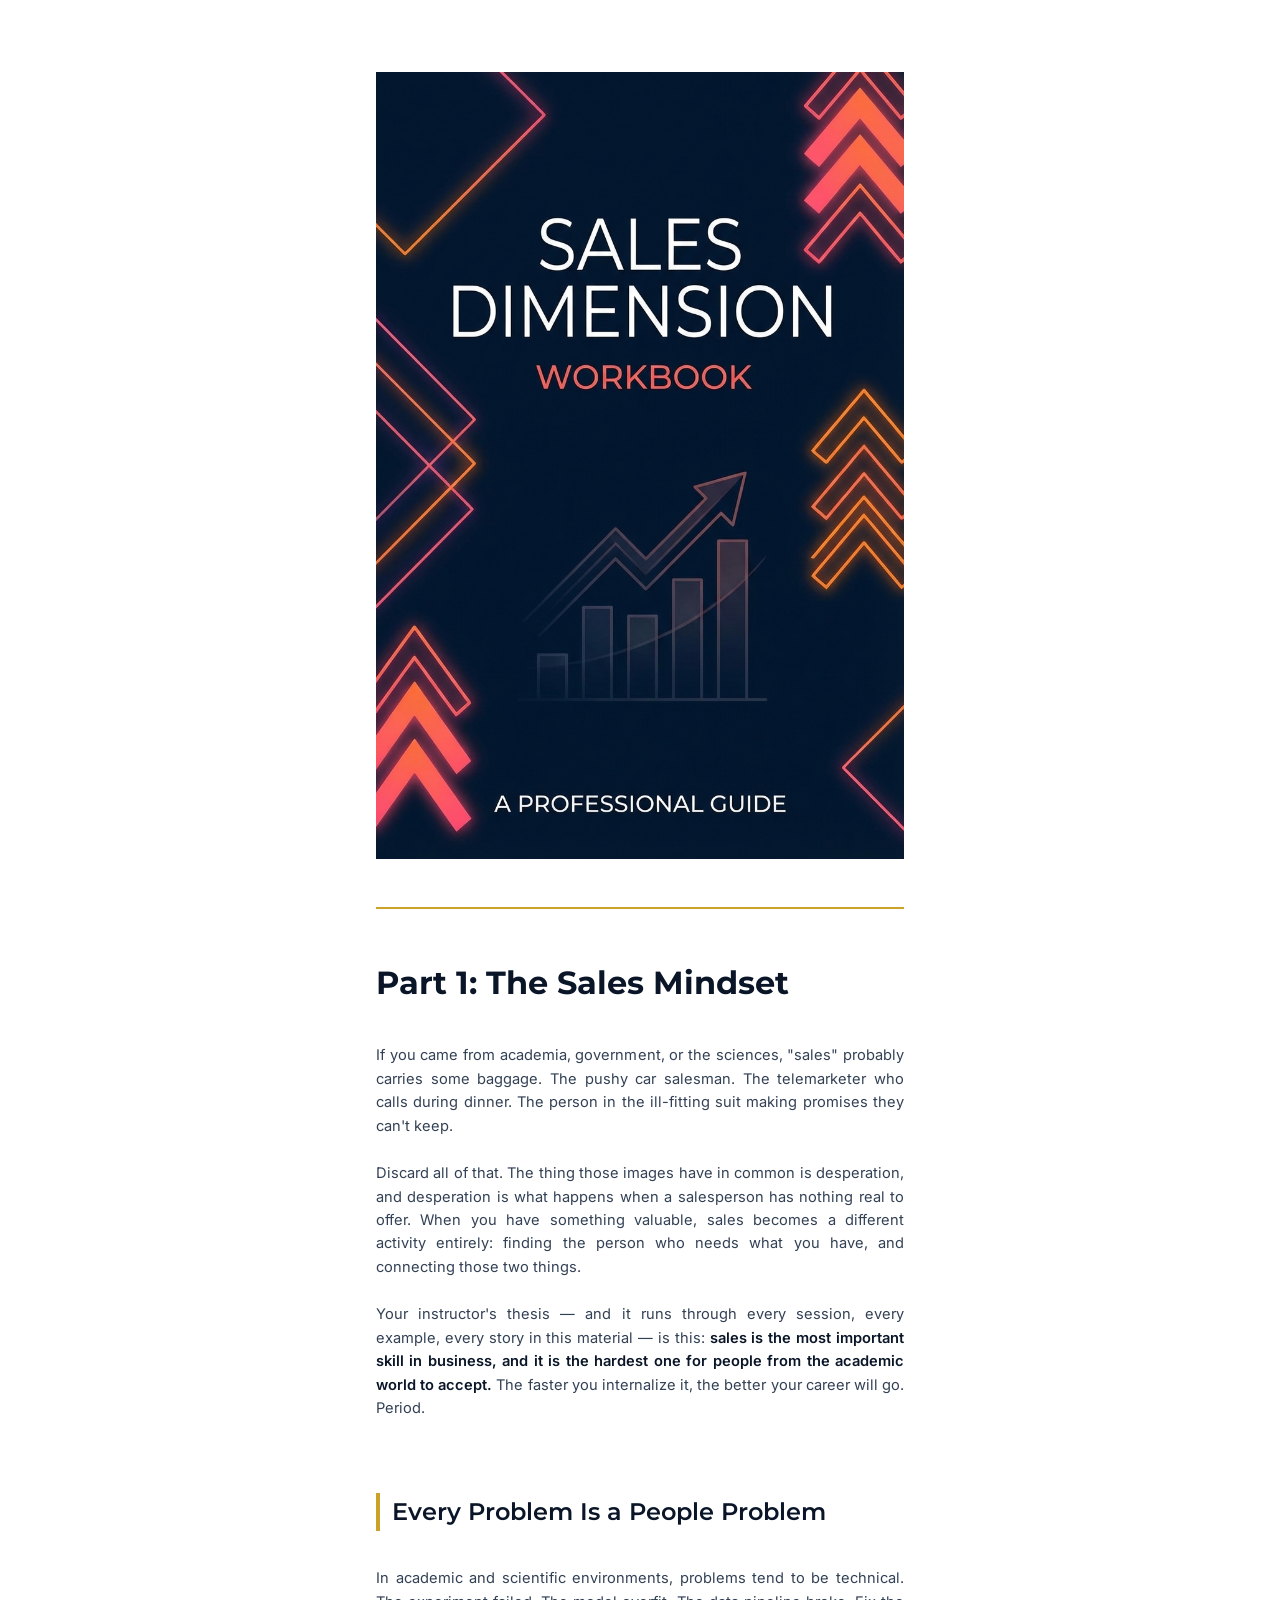
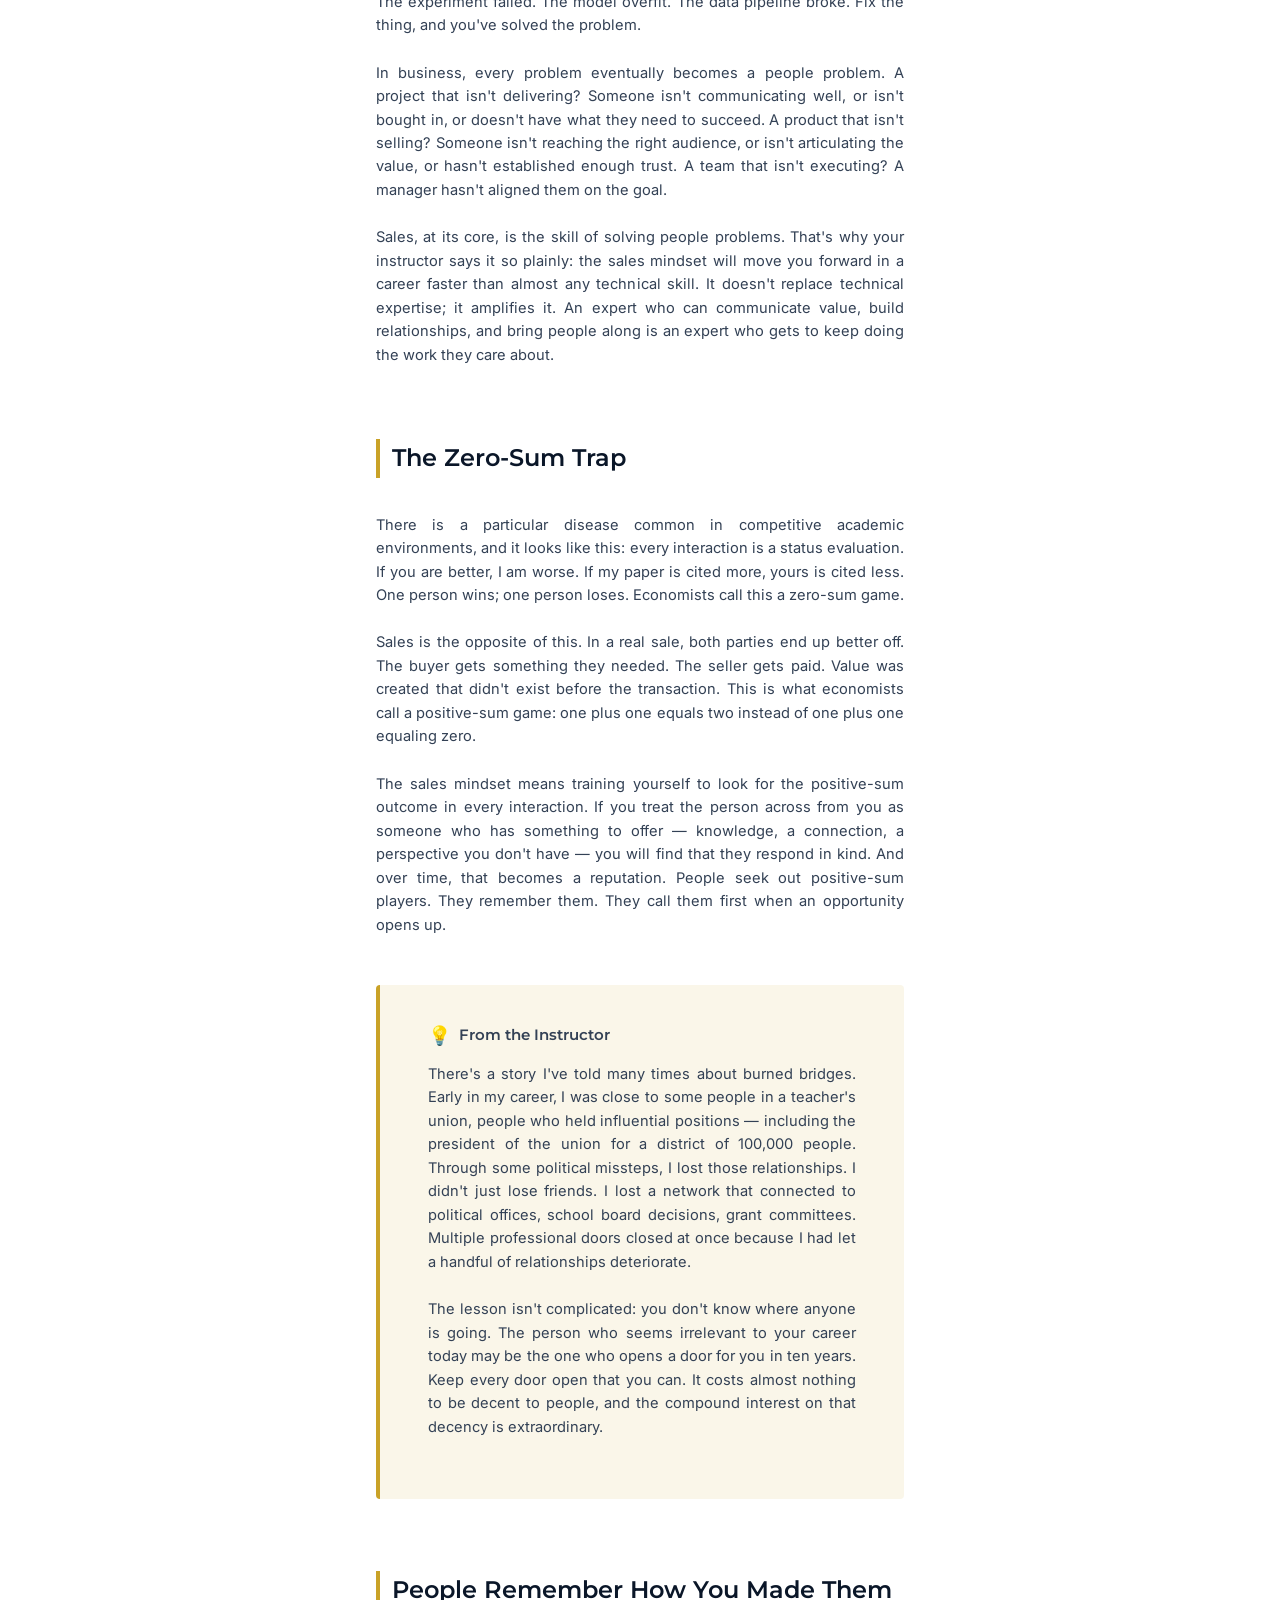
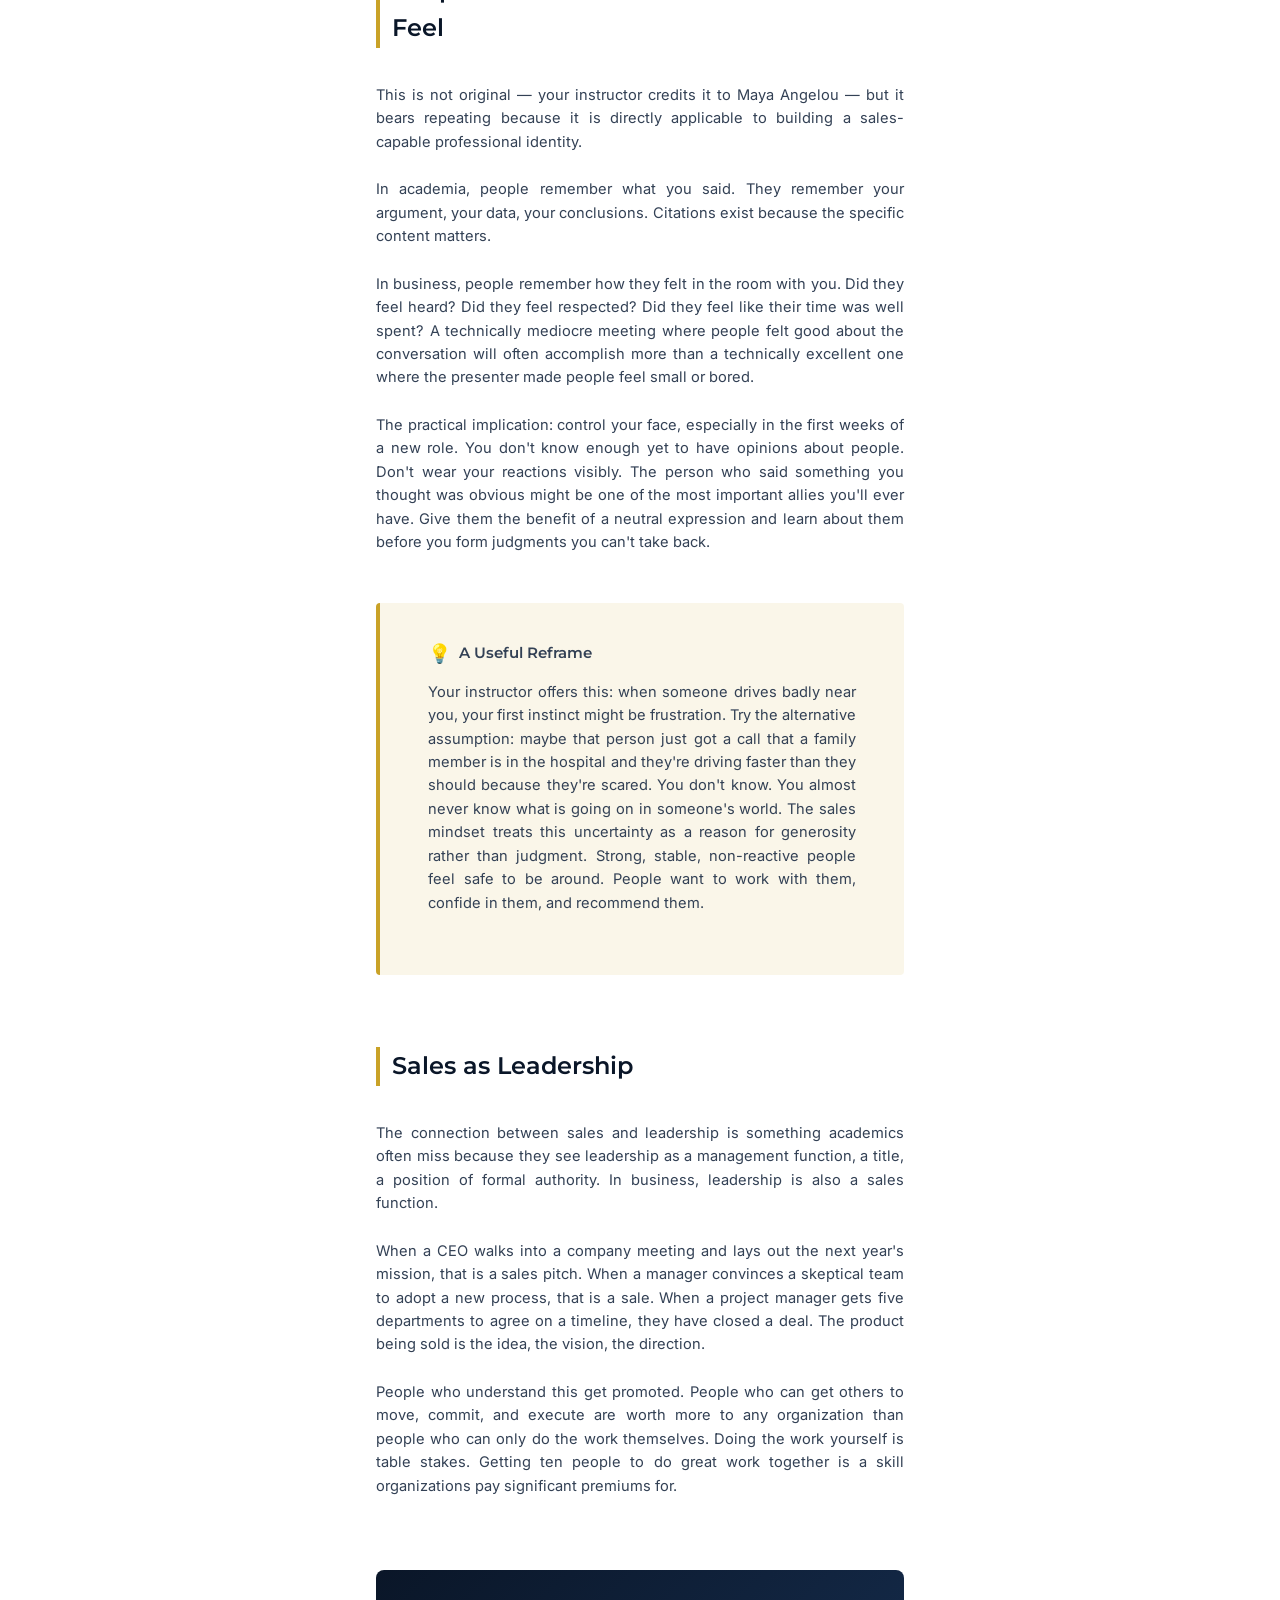
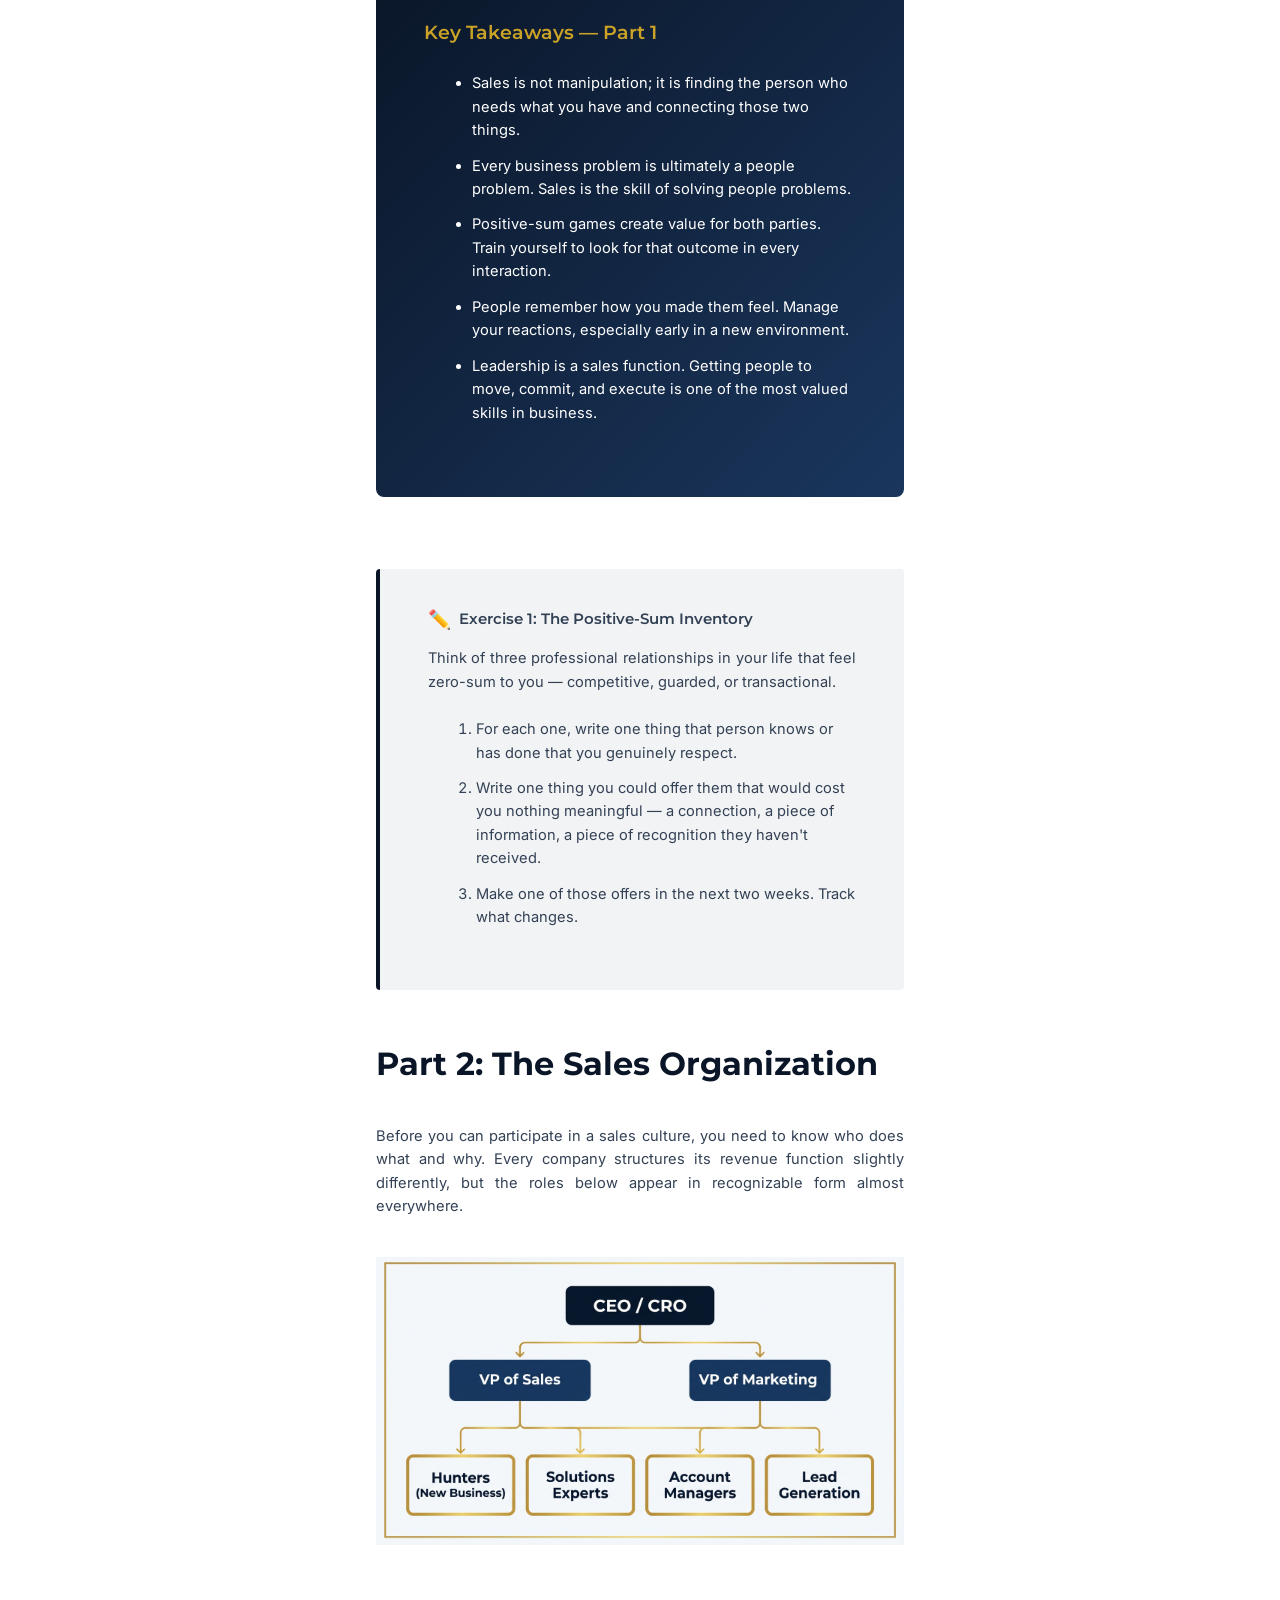
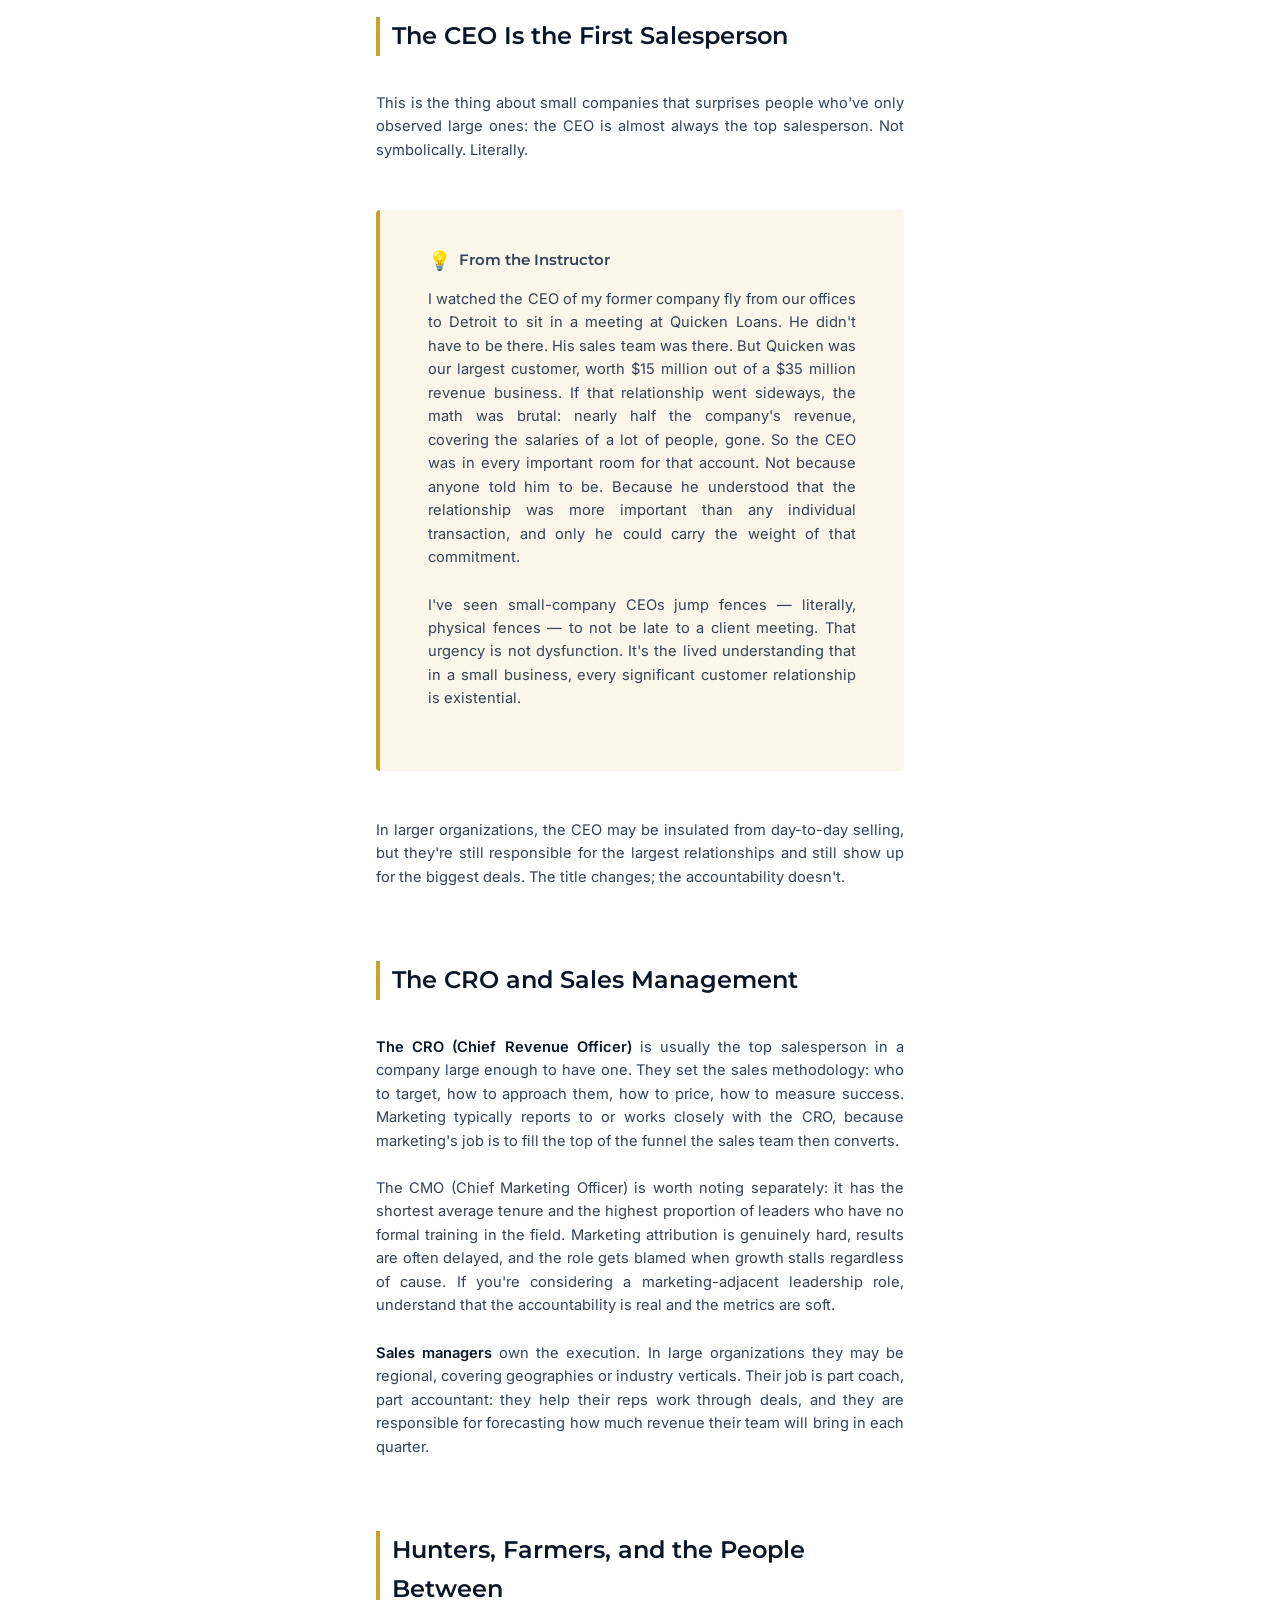
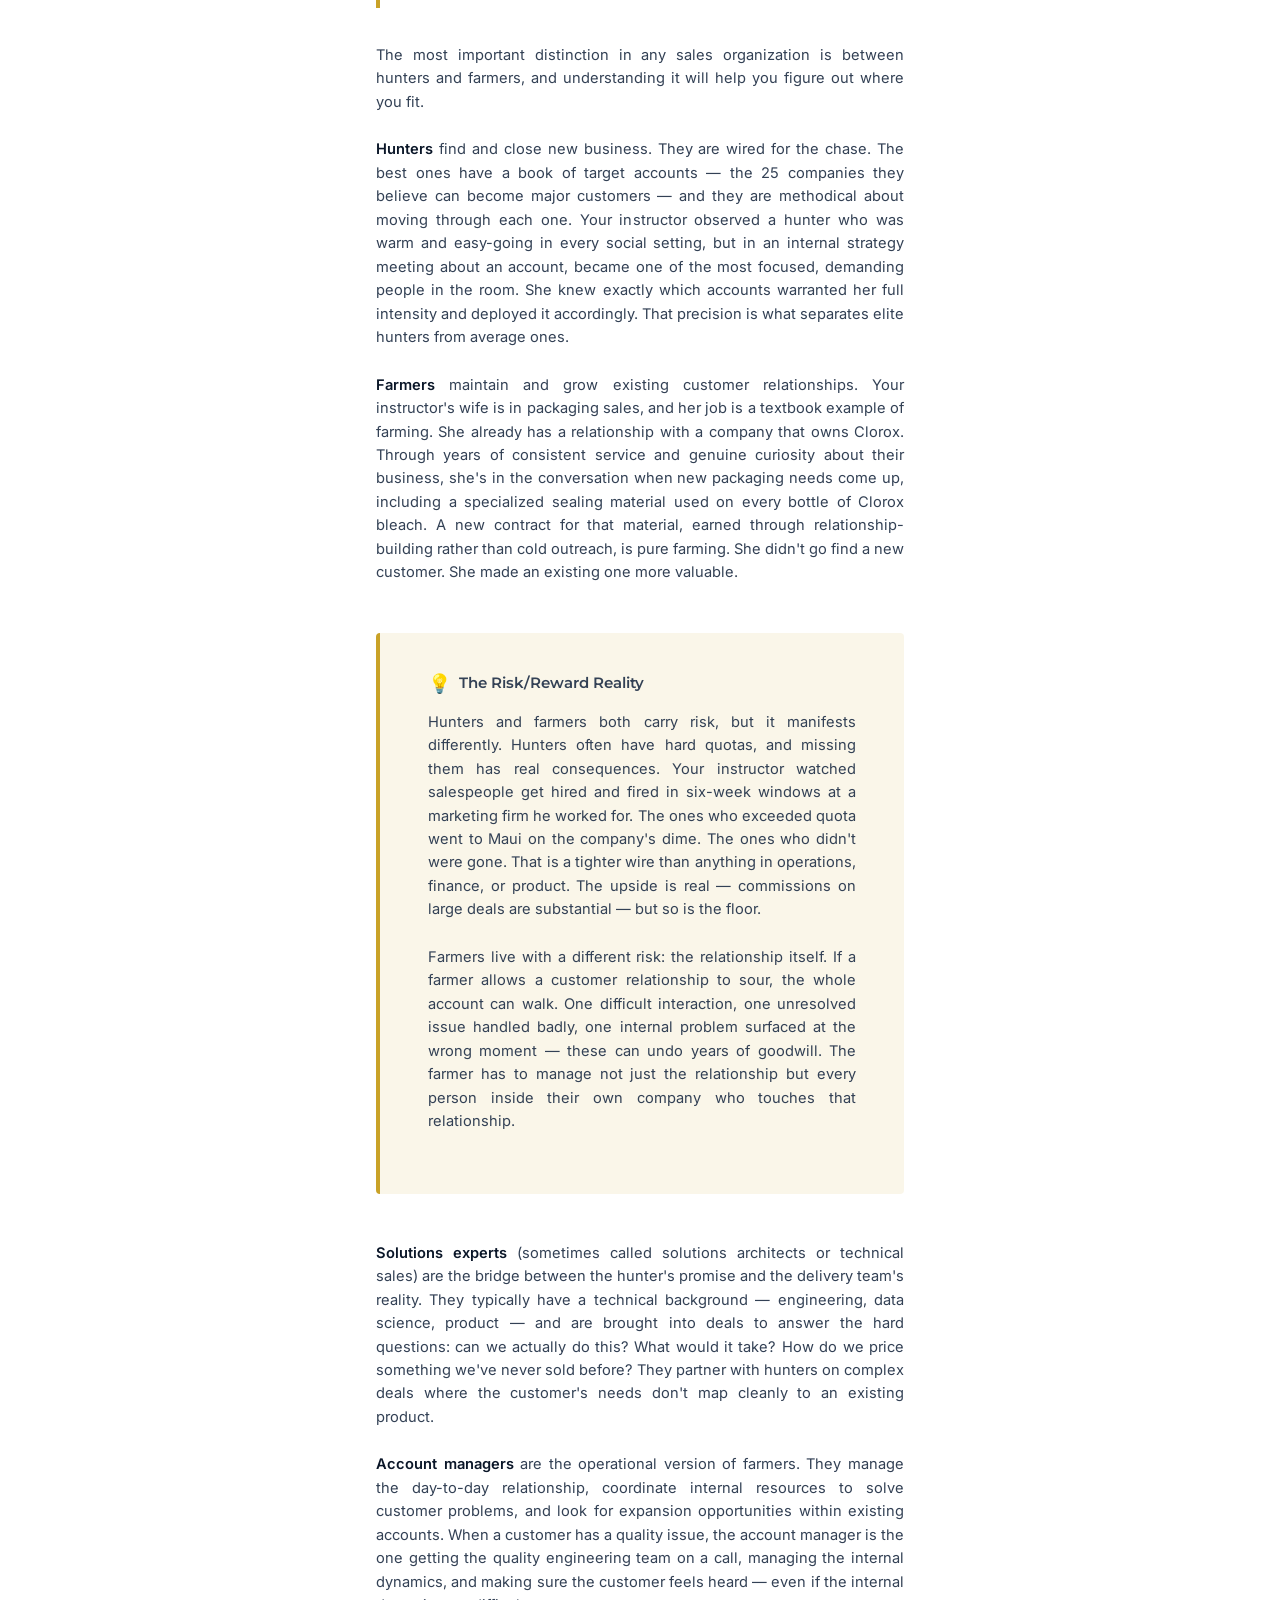
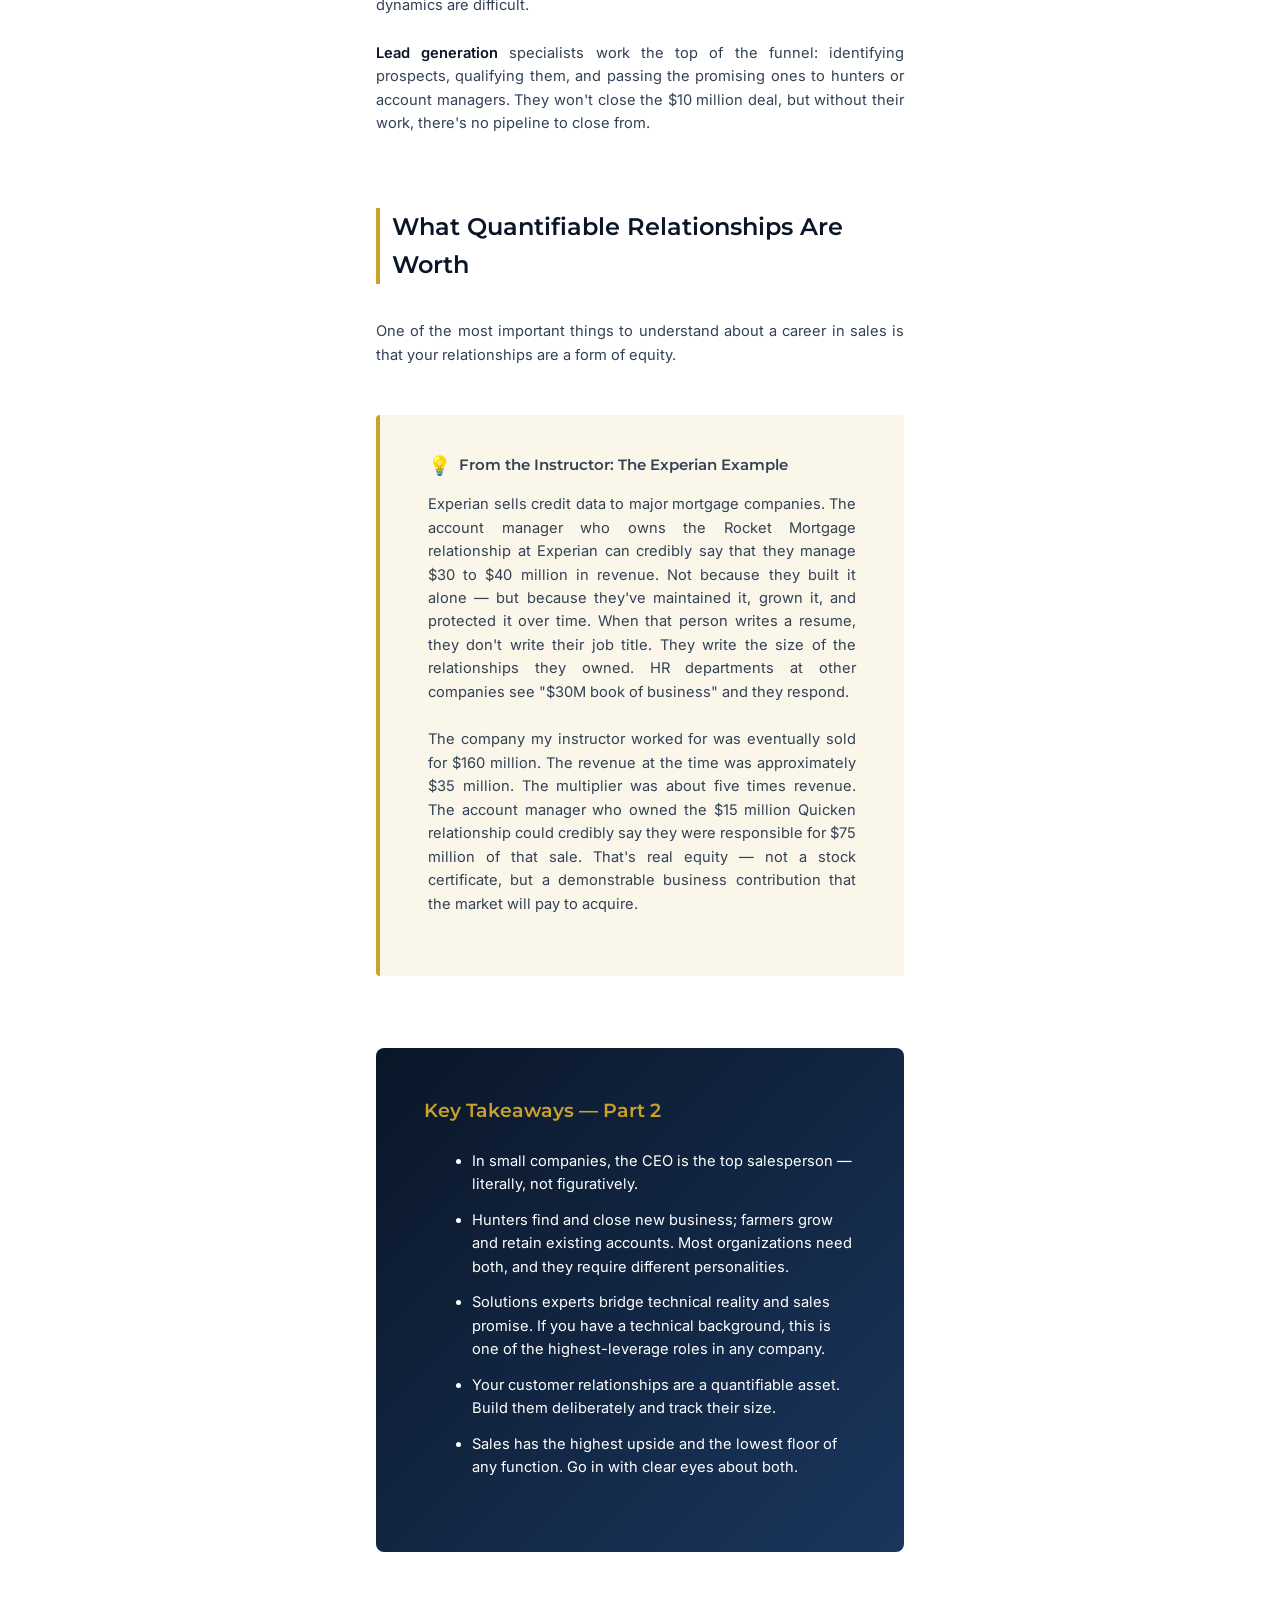
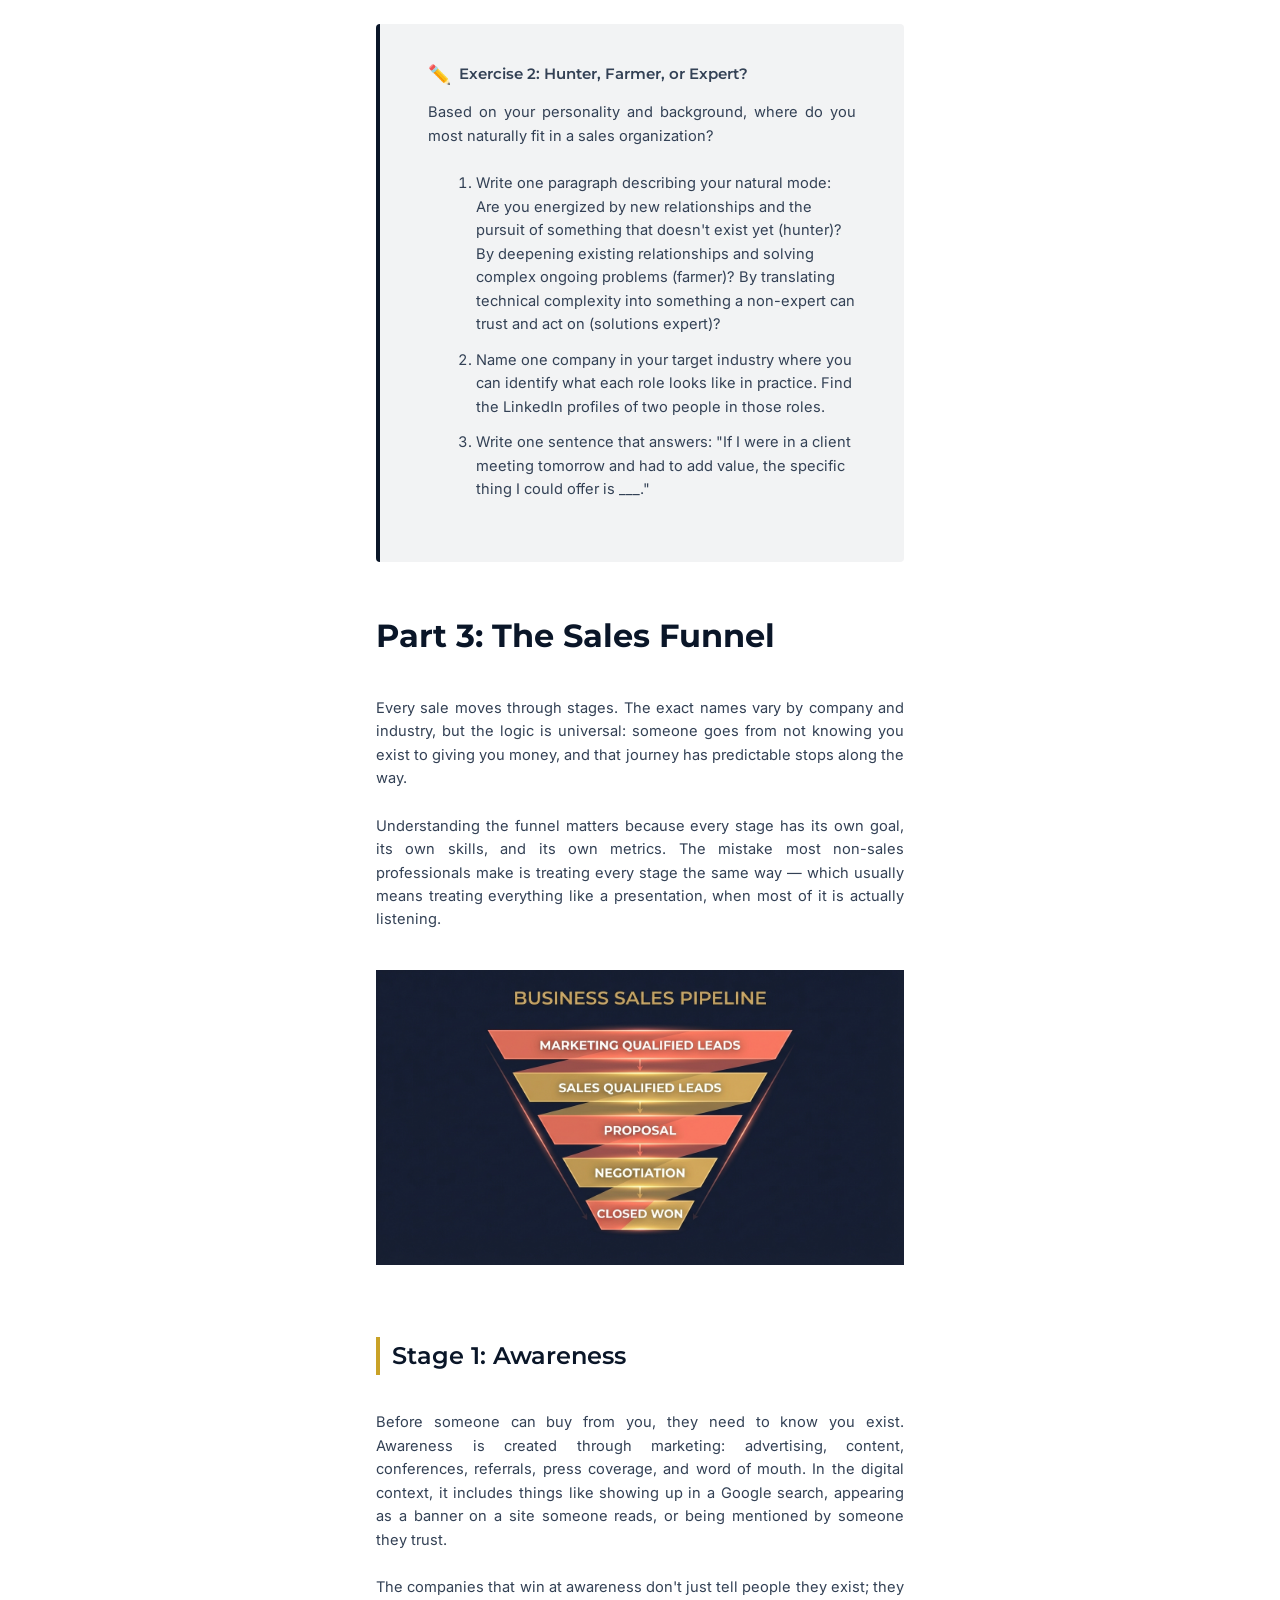
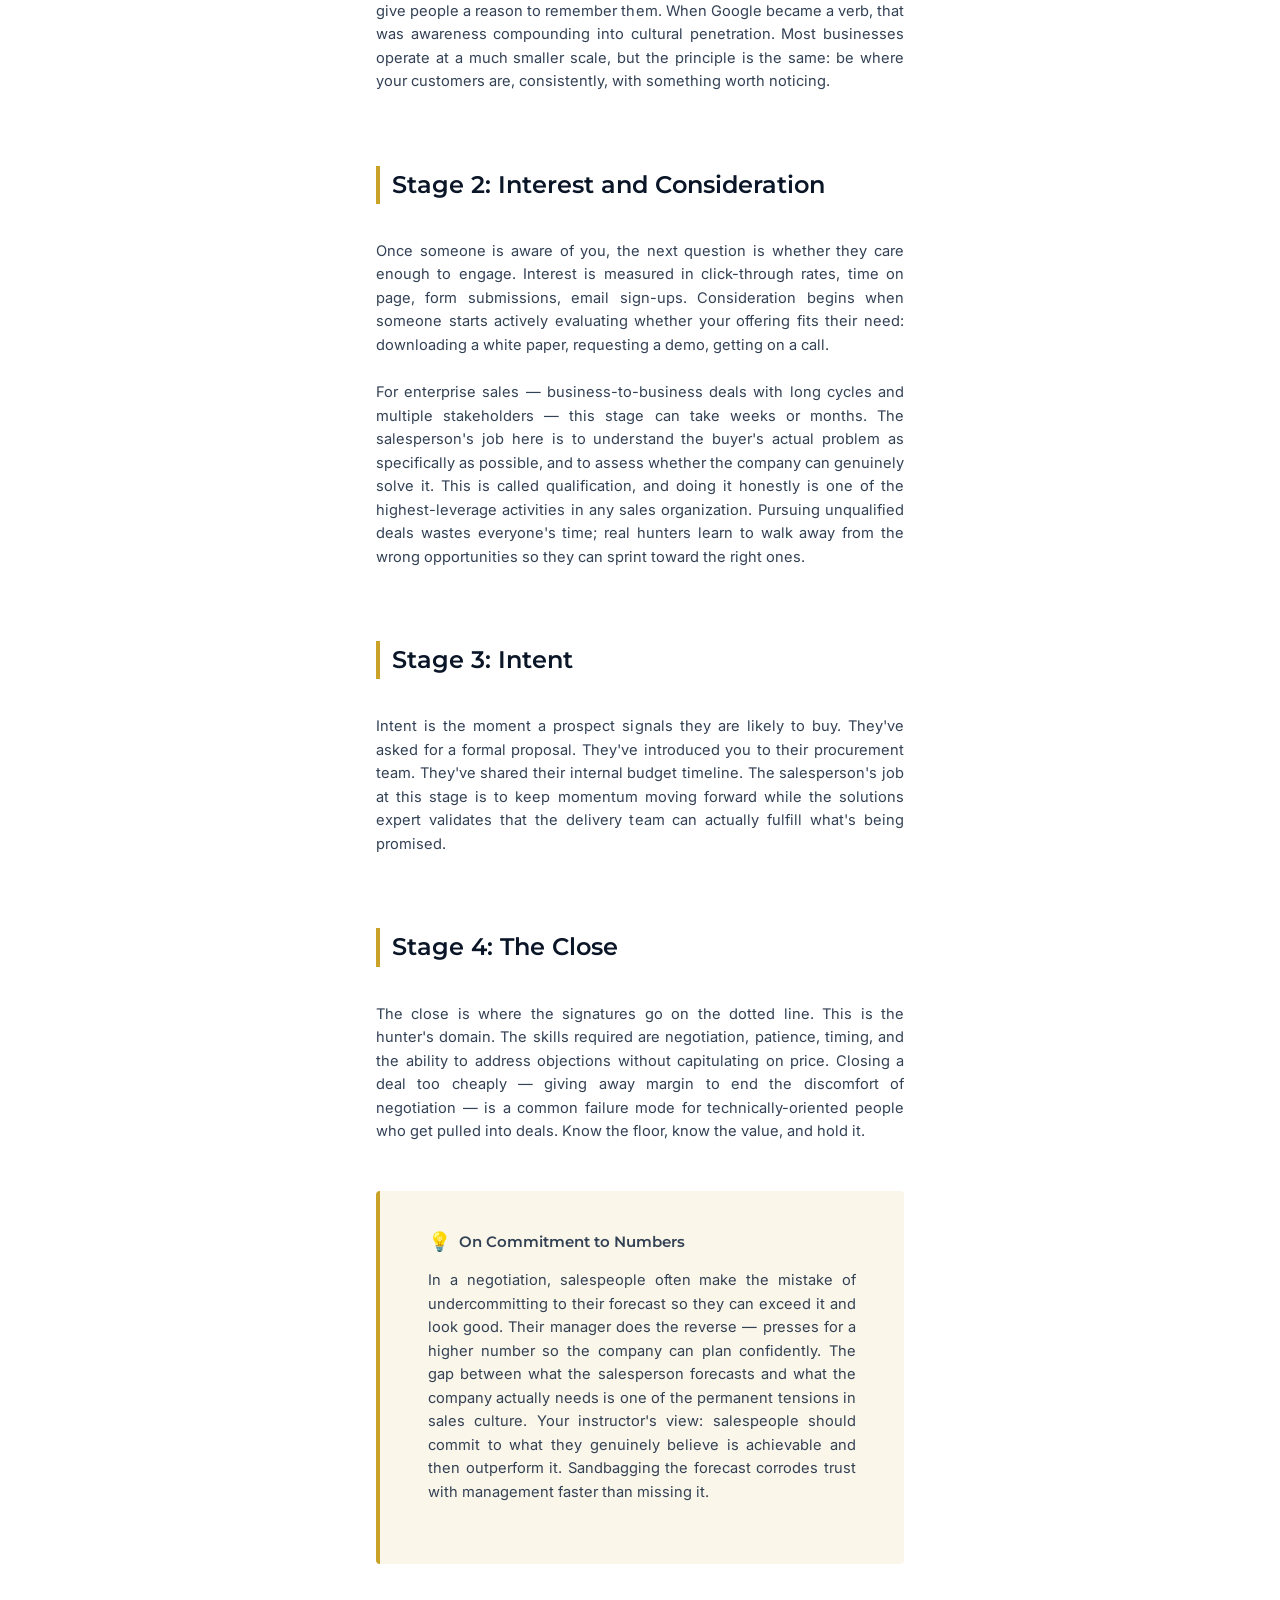
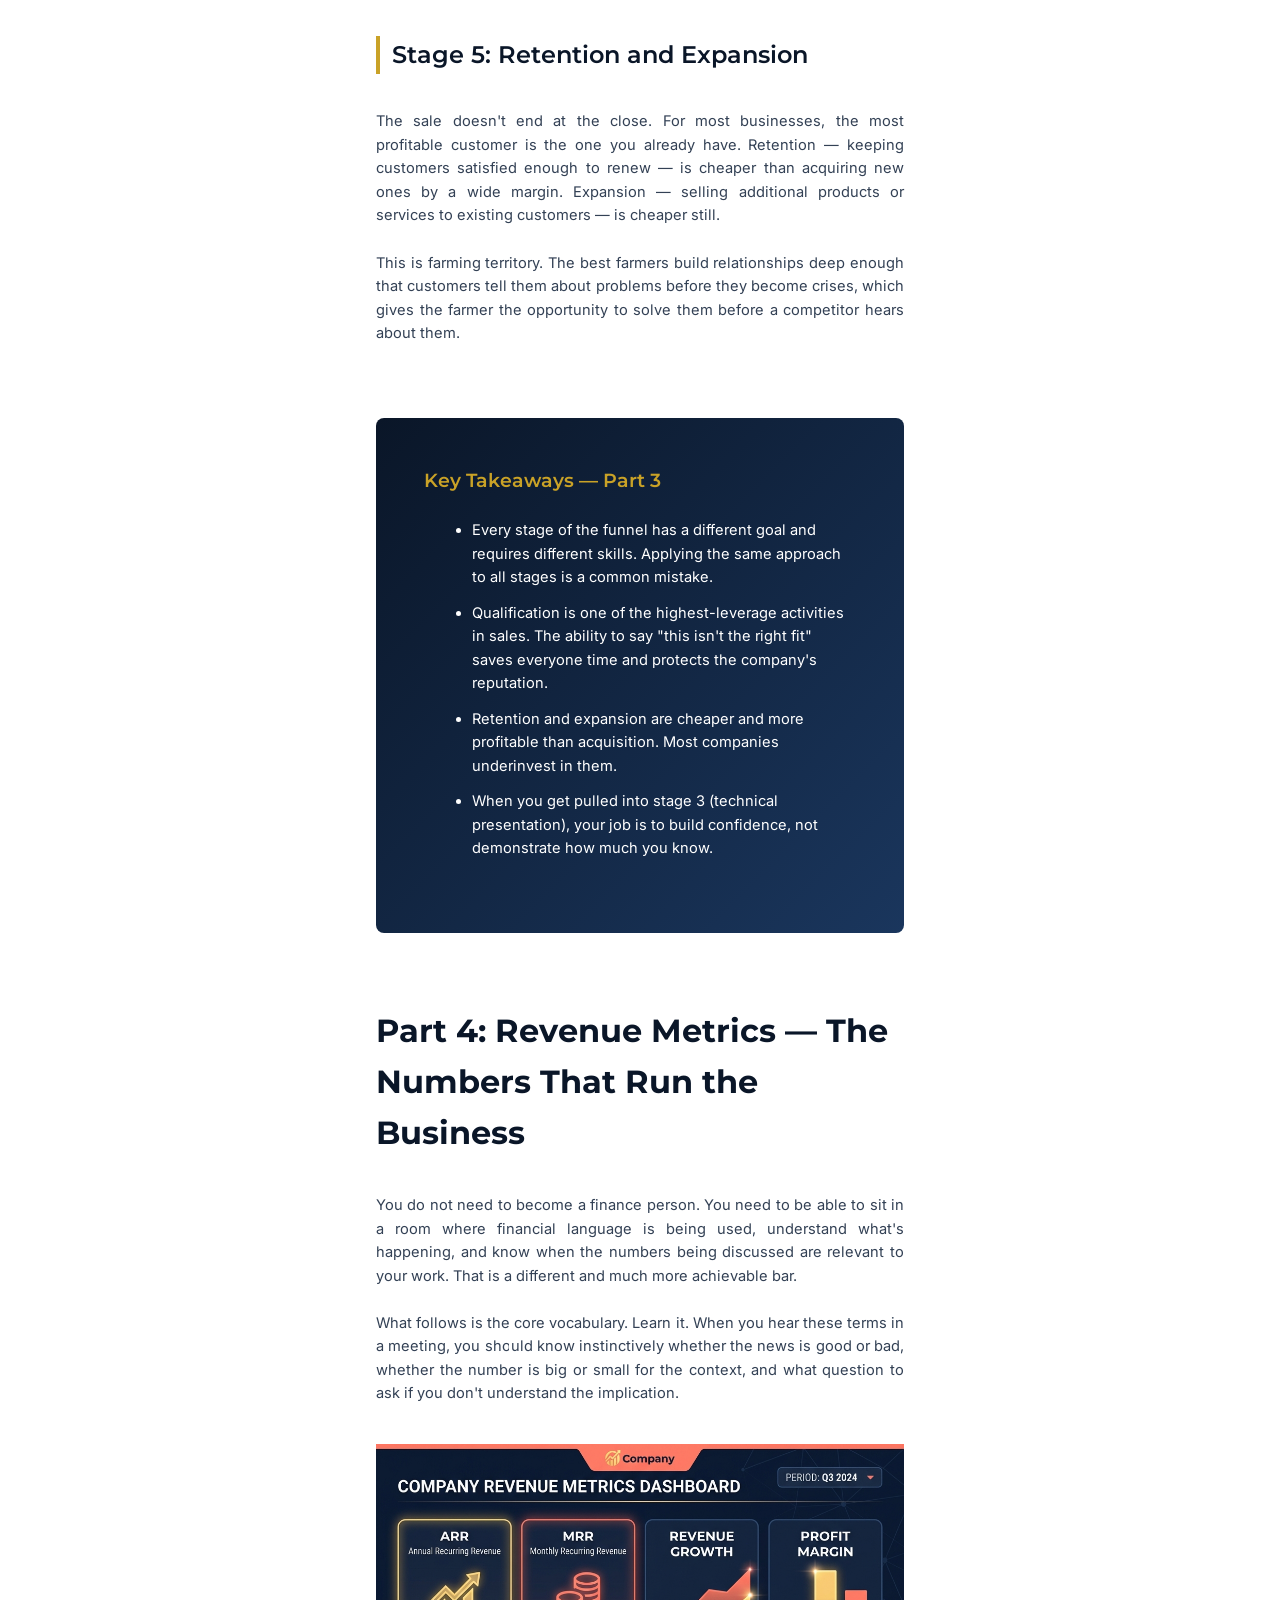
<file: downloads/workbook-02-sales-dimension.html>
<!DOCTYPE html>
<html lang="en">
<head>
  <meta charset="utf-8" />
  <meta name="viewport" content="width=device-width, initial-scale=1.0" />
  <title>Workbook 2: The Sales Dimension — Class2Career</title>
  <link rel="stylesheet" href="class2career-pdf.css" />
</head>
<body>

<!-- ═══════════════════════════════════════════════════════════════
     COVER
═══════════════════════════════════════════════════════════════ -->
<div class="cover">
  <img src="cover-02-sales-dimension.png" alt="Workbook 2: The Sales Dimension" />
</div>

<div class="content">

<!-- ═══════════════════════════════════════════════════════════════
     PART 1: THE SALES MINDSET
═══════════════════════════════════════════════════════════════ -->
<h1>Part 1: The Sales Mindset</h1>

<p>If you came from academia, government, or the sciences, "sales" probably carries some baggage. The pushy car salesman. The telemarketer who calls during dinner. The person in the ill-fitting suit making promises they can't keep.</p>

<p>Discard all of that. The thing those images have in common is desperation, and desperation is what happens when a salesperson has nothing real to offer. When you have something valuable, sales becomes a different activity entirely: finding the person who needs what you have, and connecting those two things.</p>

<p>Your instructor's thesis — and it runs through every session, every example, every story in this material — is this: <strong>sales is the most important skill in business, and it is the hardest one for people from the academic world to accept.</strong> The faster you internalize it, the better your career will go. Period.</p>

<h2>Every Problem Is a People Problem</h2>

<p>In academic and scientific environments, problems tend to be technical. The experiment failed. The model overfit. The data pipeline broke. Fix the thing, and you've solved the problem.</p>

<p>In business, every problem eventually becomes a people problem. A project that isn't delivering? Someone isn't communicating well, or isn't bought in, or doesn't have what they need to succeed. A product that isn't selling? Someone isn't reaching the right audience, or isn't articulating the value, or hasn't established enough trust. A team that isn't executing? A manager hasn't aligned them on the goal.</p>

<p>Sales, at its core, is the skill of solving people problems. That's why your instructor says it so plainly: the sales mindset will move you forward in a career faster than almost any technical skill. It doesn't replace technical expertise; it amplifies it. An expert who can communicate value, build relationships, and bring people along is an expert who gets to keep doing the work they care about.</p>

<h2>The Zero-Sum Trap</h2>

<p>There is a particular disease common in competitive academic environments, and it looks like this: every interaction is a status evaluation. If you are better, I am worse. If my paper is cited more, yours is cited less. One person wins; one person loses. Economists call this a zero-sum game.</p>

<p>Sales is the opposite of this. In a real sale, both parties end up better off. The buyer gets something they needed. The seller gets paid. Value was created that didn't exist before the transaction. This is what economists call a positive-sum game: one plus one equals two instead of one plus one equaling zero.</p>

<p>The sales mindset means training yourself to look for the positive-sum outcome in every interaction. If you treat the person across from you as someone who has something to offer — knowledge, a connection, a perspective you don't have — you will find that they respond in kind. And over time, that becomes a reputation. People seek out positive-sum players. They remember them. They call them first when an opportunity opens up.</p>

<div class="callout callout-tip">
  <div class="callout-title"><span class="callout-icon">💡</span> From the Instructor</div>
  <p>There's a story I've told many times about burned bridges. Early in my career, I was close to some people in a teacher's union, people who held influential positions — including the president of the union for a district of 100,000 people. Through some political missteps, I lost those relationships. I didn't just lose friends. I lost a network that connected to political offices, school board decisions, grant committees. Multiple professional doors closed at once because I had let a handful of relationships deteriorate.</p>
  <p>The lesson isn't complicated: you don't know where anyone is going. The person who seems irrelevant to your career today may be the one who opens a door for you in ten years. Keep every door open that you can. It costs almost nothing to be decent to people, and the compound interest on that decency is extraordinary.</p>
</div>

<h2>People Remember How You Made Them Feel</h2>

<p>This is not original — your instructor credits it to Maya Angelou — but it bears repeating because it is directly applicable to building a sales-capable professional identity.</p>

<p>In academia, people remember what you said. They remember your argument, your data, your conclusions. Citations exist because the specific content matters.</p>

<p>In business, people remember how they felt in the room with you. Did they feel heard? Did they feel respected? Did they feel like their time was well spent? A technically mediocre meeting where people felt good about the conversation will often accomplish more than a technically excellent one where the presenter made people feel small or bored.</p>

<p>The practical implication: control your face, especially in the first weeks of a new role. You don't know enough yet to have opinions about people. Don't wear your reactions visibly. The person who said something you thought was obvious might be one of the most important allies you'll ever have. Give them the benefit of a neutral expression and learn about them before you form judgments you can't take back.</p>

<div class="callout callout-tip">
  <div class="callout-title"><span class="callout-icon">💡</span> A Useful Reframe</div>
  <p>Your instructor offers this: when someone drives badly near you, your first instinct might be frustration. Try the alternative assumption: maybe that person just got a call that a family member is in the hospital and they're driving faster than they should because they're scared. You don't know. You almost never know what is going on in someone's world. The sales mindset treats this uncertainty as a reason for generosity rather than judgment. Strong, stable, non-reactive people feel safe to be around. People want to work with them, confide in them, and recommend them.</p>
</div>

<h2>Sales as Leadership</h2>

<p>The connection between sales and leadership is something academics often miss because they see leadership as a management function, a title, a position of formal authority. In business, leadership is also a sales function.</p>

<p>When a CEO walks into a company meeting and lays out the next year's mission, that is a sales pitch. When a manager convinces a skeptical team to adopt a new process, that is a sale. When a project manager gets five departments to agree on a timeline, they have closed a deal. The product being sold is the idea, the vision, the direction.</p>

<p>People who understand this get promoted. People who can get others to move, commit, and execute are worth more to any organization than people who can only do the work themselves. Doing the work yourself is table stakes. Getting ten people to do great work together is a skill organizations pay significant premiums for.</p>

<div class="key-takeaways">
  <h3>Key Takeaways — Part 1</h3>
  <ul>
    <li>Sales is not manipulation; it is finding the person who needs what you have and connecting those two things.</li>
    <li>Every business problem is ultimately a people problem. Sales is the skill of solving people problems.</li>
    <li>Positive-sum games create value for both parties. Train yourself to look for that outcome in every interaction.</li>
    <li>People remember how you made them feel. Manage your reactions, especially early in a new environment.</li>
    <li>Leadership is a sales function. Getting people to move, commit, and execute is one of the most valued skills in business.</li>
  </ul>
</div>

<div class="callout callout-exercise">
  <div class="callout-title"><span class="callout-icon">✏️</span> Exercise 1: The Positive-Sum Inventory</div>
  <p>Think of three professional relationships in your life that feel zero-sum to you — competitive, guarded, or transactional.</p>
  <ol>
    <li>For each one, write one thing that person knows or has done that you genuinely respect.</li>
    <li>Write one thing you could offer them that would cost you nothing meaningful — a connection, a piece of information, a piece of recognition they haven't received.</li>
    <li>Make one of those offers in the next two weeks. Track what changes.</li>
  </ol>
</div>


<!-- ═══════════════════════════════════════════════════════════════
     PART 2: THE SALES ORGANIZATION
═══════════════════════════════════════════════════════════════ -->
<h1>Part 2: The Sales Organization</h1>

<p>Before you can participate in a sales culture, you need to know who does what and why. Every company structures its revenue function slightly differently, but the roles below appear in recognizable form almost everywhere.</p>

<figure>
  <img src="diagram-02-sales-org.png" alt="The Sales Organization Structure" />
</figure>

<h2>The CEO Is the First Salesperson</h2>

<p>This is the thing about small companies that surprises people who've only observed large ones: the CEO is almost always the top salesperson. Not symbolically. Literally.</p>

<div class="callout callout-tip">
  <div class="callout-title"><span class="callout-icon">💡</span> From the Instructor</div>
  <p>I watched the CEO of my former company fly from our offices to Detroit to sit in a meeting at Quicken Loans. He didn't have to be there. His sales team was there. But Quicken was our largest customer, worth $15 million out of a $35 million revenue business. If that relationship went sideways, the math was brutal: nearly half the company's revenue, covering the salaries of a lot of people, gone. So the CEO was in every important room for that account. Not because anyone told him to be. Because he understood that the relationship was more important than any individual transaction, and only he could carry the weight of that commitment.</p>
  <p>I've seen small-company CEOs jump fences — literally, physical fences — to not be late to a client meeting. That urgency is not dysfunction. It's the lived understanding that in a small business, every significant customer relationship is existential.</p>
</div>

<p>In larger organizations, the CEO may be insulated from day-to-day selling, but they're still responsible for the largest relationships and still show up for the biggest deals. The title changes; the accountability doesn't.</p>

<h2>The CRO and Sales Management</h2>

<p><strong>The CRO (Chief Revenue Officer)</strong> is usually the top salesperson in a company large enough to have one. They set the sales methodology: who to target, how to approach them, how to price, how to measure success. Marketing typically reports to or works closely with the CRO, because marketing's job is to fill the top of the funnel the sales team then converts.</p>

<p>The CMO (Chief Marketing Officer) is worth noting separately: it has the shortest average tenure and the highest proportion of leaders who have no formal training in the field. Marketing attribution is genuinely hard, results are often delayed, and the role gets blamed when growth stalls regardless of cause. If you're considering a marketing-adjacent leadership role, understand that the accountability is real and the metrics are soft.</p>

<p><strong>Sales managers</strong> own the execution. In large organizations they may be regional, covering geographies or industry verticals. Their job is part coach, part accountant: they help their reps work through deals, and they are responsible for forecasting how much revenue their team will bring in each quarter.</p>

<h2>Hunters, Farmers, and the People Between</h2>

<p>The most important distinction in any sales organization is between hunters and farmers, and understanding it will help you figure out where you fit.</p>

<p><strong>Hunters</strong> find and close new business. They are wired for the chase. The best ones have a book of target accounts — the 25 companies they believe can become major customers — and they are methodical about moving through each one. Your instructor observed a hunter who was warm and easy-going in every social setting, but in an internal strategy meeting about an account, became one of the most focused, demanding people in the room. She knew exactly which accounts warranted her full intensity and deployed it accordingly. That precision is what separates elite hunters from average ones.</p>

<p><strong>Farmers</strong> maintain and grow existing customer relationships. Your instructor's wife is in packaging sales, and her job is a textbook example of farming. She already has a relationship with a company that owns Clorox. Through years of consistent service and genuine curiosity about their business, she's in the conversation when new packaging needs come up, including a specialized sealing material used on every bottle of Clorox bleach. A new contract for that material, earned through relationship-building rather than cold outreach, is pure farming. She didn't go find a new customer. She made an existing one more valuable.</p>

<div class="callout callout-tip">
  <div class="callout-title"><span class="callout-icon">💡</span> The Risk/Reward Reality</div>
  <p>Hunters and farmers both carry risk, but it manifests differently. Hunters often have hard quotas, and missing them has real consequences. Your instructor watched salespeople get hired and fired in six-week windows at a marketing firm he worked for. The ones who exceeded quota went to Maui on the company's dime. The ones who didn't were gone. That is a tighter wire than anything in operations, finance, or product. The upside is real — commissions on large deals are substantial — but so is the floor.</p>
  <p>Farmers live with a different risk: the relationship itself. If a farmer allows a customer relationship to sour, the whole account can walk. One difficult interaction, one unresolved issue handled badly, one internal problem surfaced at the wrong moment — these can undo years of goodwill. The farmer has to manage not just the relationship but every person inside their own company who touches that relationship.</p>
</div>

<p><strong>Solutions experts</strong> (sometimes called solutions architects or technical sales) are the bridge between the hunter's promise and the delivery team's reality. They typically have a technical background — engineering, data science, product — and are brought into deals to answer the hard questions: can we actually do this? What would it take? How do we price something we've never sold before? They partner with hunters on complex deals where the customer's needs don't map cleanly to an existing product.</p>

<p><strong>Account managers</strong> are the operational version of farmers. They manage the day-to-day relationship, coordinate internal resources to solve customer problems, and look for expansion opportunities within existing accounts. When a customer has a quality issue, the account manager is the one getting the quality engineering team on a call, managing the internal dynamics, and making sure the customer feels heard — even if the internal dynamics are difficult.</p>

<p><strong>Lead generation</strong> specialists work the top of the funnel: identifying prospects, qualifying them, and passing the promising ones to hunters or account managers. They won't close the $10 million deal, but without their work, there's no pipeline to close from.</p>

<h2>What Quantifiable Relationships Are Worth</h2>

<p>One of the most important things to understand about a career in sales is that your relationships are a form of equity.</p>

<div class="callout callout-tip">
  <div class="callout-title"><span class="callout-icon">💡</span> From the Instructor: The Experian Example</div>
  <p>Experian sells credit data to major mortgage companies. The account manager who owns the Rocket Mortgage relationship at Experian can credibly say that they manage $30 to $40 million in revenue. Not because they built it alone — but because they've maintained it, grown it, and protected it over time. When that person writes a resume, they don't write their job title. They write the size of the relationships they owned. HR departments at other companies see "$30M book of business" and they respond.</p>
  <p>The company my instructor worked for was eventually sold for $160 million. The revenue at the time was approximately $35 million. The multiplier was about five times revenue. The account manager who owned the $15 million Quicken relationship could credibly say they were responsible for $75 million of that sale. That's real equity — not a stock certificate, but a demonstrable business contribution that the market will pay to acquire.</p>
</div>

<div class="key-takeaways">
  <h3>Key Takeaways — Part 2</h3>
  <ul>
    <li>In small companies, the CEO is the top salesperson — literally, not figuratively.</li>
    <li>Hunters find and close new business; farmers grow and retain existing accounts. Most organizations need both, and they require different personalities.</li>
    <li>Solutions experts bridge technical reality and sales promise. If you have a technical background, this is one of the highest-leverage roles in any company.</li>
    <li>Your customer relationships are a quantifiable asset. Build them deliberately and track their size.</li>
    <li>Sales has the highest upside and the lowest floor of any function. Go in with clear eyes about both.</li>
  </ul>
</div>

<div class="callout callout-exercise">
  <div class="callout-title"><span class="callout-icon">✏️</span> Exercise 2: Hunter, Farmer, or Expert?</div>
  <p>Based on your personality and background, where do you most naturally fit in a sales organization?</p>
  <ol>
    <li>Write one paragraph describing your natural mode: Are you energized by new relationships and the pursuit of something that doesn't exist yet (hunter)? By deepening existing relationships and solving complex ongoing problems (farmer)? By translating technical complexity into something a non-expert can trust and act on (solutions expert)?</li>
    <li>Name one company in your target industry where you can identify what each role looks like in practice. Find the LinkedIn profiles of two people in those roles.</li>
    <li>Write one sentence that answers: "If I were in a client meeting tomorrow and had to add value, the specific thing I could offer is ___."</li>
  </ol>
</div>


<!-- ═══════════════════════════════════════════════════════════════
     PART 3: THE SALES FUNNEL
═══════════════════════════════════════════════════════════════ -->
<h1>Part 3: The Sales Funnel</h1>

<p>Every sale moves through stages. The exact names vary by company and industry, but the logic is universal: someone goes from not knowing you exist to giving you money, and that journey has predictable stops along the way.</p>

<p>Understanding the funnel matters because every stage has its own goal, its own skills, and its own metrics. The mistake most non-sales professionals make is treating every stage the same way — which usually means treating everything like a presentation, when most of it is actually listening.</p>

<figure>
  <img src="diagram-02-sales-funnel-v2.png" alt="The Sales Funnel" />
</figure>

<h2>Stage 1: Awareness</h2>

<p>Before someone can buy from you, they need to know you exist. Awareness is created through marketing: advertising, content, conferences, referrals, press coverage, and word of mouth. In the digital context, it includes things like showing up in a Google search, appearing as a banner on a site someone reads, or being mentioned by someone they trust.</p>

<p>The companies that win at awareness don't just tell people they exist; they give people a reason to remember them. When Google became a verb, that was awareness compounding into cultural penetration. Most businesses operate at a much smaller scale, but the principle is the same: be where your customers are, consistently, with something worth noticing.</p>

<h2>Stage 2: Interest and Consideration</h2>

<p>Once someone is aware of you, the next question is whether they care enough to engage. Interest is measured in click-through rates, time on page, form submissions, email sign-ups. Consideration begins when someone starts actively evaluating whether your offering fits their need: downloading a white paper, requesting a demo, getting on a call.</p>

<p>For enterprise sales — business-to-business deals with long cycles and multiple stakeholders — this stage can take weeks or months. The salesperson's job here is to understand the buyer's actual problem as specifically as possible, and to assess whether the company can genuinely solve it. This is called qualification, and doing it honestly is one of the highest-leverage activities in any sales organization. Pursuing unqualified deals wastes everyone's time; real hunters learn to walk away from the wrong opportunities so they can sprint toward the right ones.</p>

<h2>Stage 3: Intent</h2>

<p>Intent is the moment a prospect signals they are likely to buy. They've asked for a formal proposal. They've introduced you to their procurement team. They've shared their internal budget timeline. The salesperson's job at this stage is to keep momentum moving forward while the solutions expert validates that the delivery team can actually fulfill what's being promised.</p>

<h2>Stage 4: The Close</h2>

<p>The close is where the signatures go on the dotted line. This is the hunter's domain. The skills required are negotiation, patience, timing, and the ability to address objections without capitulating on price. Closing a deal too cheaply — giving away margin to end the discomfort of negotiation — is a common failure mode for technically-oriented people who get pulled into deals. Know the floor, know the value, and hold it.</p>

<div class="callout callout-tip">
  <div class="callout-title"><span class="callout-icon">💡</span> On Commitment to Numbers</div>
  <p>In a negotiation, salespeople often make the mistake of undercommitting to their forecast so they can exceed it and look good. Their manager does the reverse — presses for a higher number so the company can plan confidently. The gap between what the salesperson forecasts and what the company actually needs is one of the permanent tensions in sales culture. Your instructor's view: salespeople should commit to what they genuinely believe is achievable and then outperform it. Sandbagging the forecast corrodes trust with management faster than missing it.</p>
</div>

<h2>Stage 5: Retention and Expansion</h2>

<p>The sale doesn't end at the close. For most businesses, the most profitable customer is the one you already have. Retention — keeping customers satisfied enough to renew — is cheaper than acquiring new ones by a wide margin. Expansion — selling additional products or services to existing customers — is cheaper still.</p>

<p>This is farming territory. The best farmers build relationships deep enough that customers tell them about problems before they become crises, which gives the farmer the opportunity to solve them before a competitor hears about them.</p>

<div class="key-takeaways">
  <h3>Key Takeaways — Part 3</h3>
  <ul>
    <li>Every stage of the funnel has a different goal and requires different skills. Applying the same approach to all stages is a common mistake.</li>
    <li>Qualification is one of the highest-leverage activities in sales. The ability to say "this isn't the right fit" saves everyone time and protects the company's reputation.</li>
    <li>Retention and expansion are cheaper and more profitable than acquisition. Most companies underinvest in them.</li>
    <li>When you get pulled into stage 3 (technical presentation), your job is to build confidence, not demonstrate how much you know.</li>
  </ul>
</div>


<!-- ═══════════════════════════════════════════════════════════════
     PART 4: REVENUE METRICS
═══════════════════════════════════════════════════════════════ -->
<h1>Part 4: Revenue Metrics — The Numbers That Run the Business</h1>

<p>You do not need to become a finance person. You need to be able to sit in a room where financial language is being used, understand what's happening, and know when the numbers being discussed are relevant to your work. That is a different and much more achievable bar.</p>

<p>What follows is the core vocabulary. Learn it. When you hear these terms in a meeting, you should know instinctively whether the news is good or bad, whether the number is big or small for the context, and what question to ask if you don't understand the implication.</p>

<figure>
  <img src="diagram-02-revenue-metrics.png" alt="Key Revenue Metrics" />
</figure>

<h2>The Big Picture Numbers</h2>

<table>
  <thead>
    <tr><th>Term</th><th>What It Means</th><th>Why It Matters</th></tr>
  </thead>
  <tbody>
    <tr>
      <td><strong>Revenue</strong></td>
      <td>Total money coming in the door before costs</td>
      <td>The top line. Every other metric is derived from this.</td>
    </tr>
    <tr>
      <td><strong>Profit</strong></td>
      <td>What's left after all costs are paid</td>
      <td>Revenue is vanity. Profit is sanity. A company can have massive revenue and still go bankrupt.</td>
    </tr>
    <tr>
      <td><strong>ARR</strong></td>
      <td>Annual Recurring Revenue — revenue that repeats year over year (subscriptions, contracts)</td>
      <td>Defines the company's floor. Government contracts are almost entirely ARR. Investors love ARR because it's predictable.</td>
    </tr>
    <tr>
      <td><strong>CAGR</strong></td>
      <td>Compound Annual Growth Rate — how fast the business is growing year over year</td>
      <td>A company growing 25% per year is worth multiples more than one growing 5%. CAGR drives valuation.</td>
    </tr>
    <tr>
      <td><strong>EBITDA</strong></td>
      <td>Earnings Before Interest, Taxes, Depreciation and Amortization</td>
      <td>A proxy for operational profitability that strips out financing decisions and accounting choices. Used to compare companies across industries.</td>
    </tr>
    <tr>
      <td><strong>Margin</strong></td>
      <td>Revenue minus costs, expressed as a percentage</td>
      <td>High revenue with thin margin is a fragile business. High margin is a defensible one.</td>
    </tr>
  </tbody>
</table>

<h2>The Customer-Level Numbers</h2>

<table>
  <thead>
    <tr><th>Term</th><th>What It Means</th><th>Example</th></tr>
  </thead>
  <tbody>
    <tr>
      <td><strong>CAC</strong></td>
      <td>Customer Acquisition Cost — how much it costs to win one new customer</td>
      <td>A mortgage company might spend $300 in mailers to close one $250,000 loan. At a 1% fee, that's $2,500 revenue on $300 spent. The math works.</td>
    </tr>
    <tr>
      <td><strong>LTV</strong></td>
      <td>Lifetime Value — expected total revenue from a single customer over the full relationship</td>
      <td>An insurance customer who stays 10 years is worth dramatically more than one who churns after six months. LTV shapes who you go after.</td>
    </tr>
    <tr>
      <td><strong>LTV:CAC</strong></td>
      <td>The ratio of lifetime value to acquisition cost</td>
      <td>The fundamental test of whether your business model works. LTV should be 3× CAC or better. Below that, you're paying more to acquire customers than they're worth.</td>
    </tr>
    <tr>
      <td><strong>Churn</strong></td>
      <td>The rate at which customers stop buying</td>
      <td>A 10% annual churn means you lose 10% of your customer base every year before growing. High churn makes growth extremely expensive.</td>
    </tr>
    <tr>
      <td><strong>Conversion Rate</strong></td>
      <td>The percentage of prospects who take the desired next action</td>
      <td>Out of 1,000 people who visit a landing page, 30 sign up. That's a 3% conversion rate. Each stage of the funnel has its own conversion rate.</td>
    </tr>
  </tbody>
</table>

<h2>Metrics Specific to Your Business</h2>

<p>Every business invents metrics for things that aren't captured by the standard vocabulary. Your instructor's former company used RPDMS: Revenue Per Marketing Dollar Spent. It was specific to their client relationships in financial marketing and told them something the standard metrics didn't.</p>

<p>When you join a company, learn their proprietary metrics within the first 90 days. Ask your manager: "What's the one number that tells you whether we're having a good week?" The answer to that question will tell you more about how the business actually runs than any org chart or strategy document.</p>

<h2>How Revenue Drives Valuation</h2>

<p>Companies aren't valued by their revenue alone. They're valued by revenue multiplied by a market-determined factor that accounts for growth rate, margins, and predictability. Your instructor's company was sold for $160 million when it was generating approximately $35 million in revenue: roughly a 5x multiple.</p>

<p>The practical implication for you: the account manager who owned a $15 million customer relationship didn't just generate revenue. They generated approximately $75 million of the company's eventual sale price. If you ever wonder why certain sales relationships are treated with extraordinary care, this is the math behind it.</p>

<div class="callout callout-tip">
  <div class="callout-title"><span class="callout-icon">💡</span> On Forecasting</div>
  <p>Forecasting is taken very seriously because it's how the business plans. If the sales team forecasts $8 million next quarter and delivers $5 million, that's not just a miss — it's a planning failure that ripples through hiring, procurement, and cash flow. Your instructor's observation: measurement outside of finance is often loose and context-dependent. But revenue measurement is tight. When the money shows up, everyone knows it. When it doesn't, everyone knows that too.</p>
</div>

<div class="key-takeaways">
  <h3>Key Takeaways — Part 4</h3>
  <ul>
    <li>ARR defines the floor. CAGR defines the trajectory. Together they drive valuation.</li>
    <li>LTV:CAC is the most important ratio in any subscription or recurring-revenue business. Know it for your target industry.</li>
    <li>Every company has proprietary metrics. Learn them in your first 90 days.</li>
    <li>Revenue × multiplier = company value. Owning major customer relationships makes you a significant contributor to that equation.</li>
    <li>Forecasting matters because it drives planning. A missed forecast isn't just a sales problem — it's a company-wide problem.</li>
  </ul>
</div>

<div class="callout callout-exercise">
  <div class="callout-title"><span class="callout-icon">✏️</span> Exercise 3: Read the Revenue</div>
  <p>Pick one publicly traded company in your target industry.</p>
  <ol>
    <li>Find their most recent earnings report (search "[company] Q4 earnings press release"). Identify: total revenue, year-over-year growth rate, and any mention of ARR or recurring revenue.</li>
    <li>Find one analyst comment on whether that quarter was good or bad, and what metric drove the judgment.</li>
    <li>Calculate: if you were an account manager owning 10% of their revenue, what dollar value would you put on that relationship? What would a 5x multiple make it worth?</li>
  </ol>
</div>


<!-- ═══════════════════════════════════════════════════════════════
     PART 5: THE SALES APPROACH
═══════════════════════════════════════════════════════════════ -->
<h1>Part 5: Building Your Sales Approach</h1>

<p>By now you understand what sales is, who does it, how the funnel works, and what the numbers mean. What remains is the practical question: how do you build a sales-capable presence in the world, regardless of your job title?</p>

<h2>Know the Mission, the Pitch, and the Value Proposition</h2>

<p>Before you can sell anything — including yourself — you need to know three things about the organization you're part of:</p>

<ul>
  <li><strong>The mission:</strong> why the company exists, stated in terms a stranger would understand</li>
  <li><strong>The pitch:</strong> the two-sentence version of what the company sells and who it's for</li>
  <li><strong>The value proposition:</strong> what specific problem the company solves better than the alternatives, and for which customer</li>
</ul>

<p>Most people who work in a company cannot say all three clearly. The ones who can are the ones who get pulled into important conversations, invited to external meetings, and trusted with strategic responsibilities. Learning these three things within your first 30 days is one of the highest-return investments of your time.</p>

<h2>You Can Sell Without Being in Sales</h2>

<p>Your instructor's recommendation — and it's an unusual one — is to ask in your first interview whether there's a way to get close to the sales process, even if the role you're interviewing for has nothing to do with selling. Almost every business wants everyone to sell, and almost no one ever asks if they can help. The question alone distinguishes you.</p>

<p>Here's what that looks like in practice:</p>

<ul>
  <li>Attend a client-facing presentation and take notes on what questions the customer asks. Feed those back to the product or marketing team.</li>
  <li>Present at a conference or meetup in your domain. Visibility in a professional community is awareness creation, which is the top of the funnel.</li>
  <li>Write a white paper, a blog post, or a case study. Content that demonstrates your company's expertise attracts inbound leads.</li>
  <li>Start a professional community. Your instructor tells the story of a salesperson at Posit (the data science software company) who runs a weekly one-hour data science hangout, no sales pitch, no product placement. Just a professional conversation where data scientists talk to each other. That hangout has become her most valuable sales tool, because the people who attend associate her name and her company with their development.</li>
</ul>

<h2>Conferences Are Not What You Think</h2>

<p>Academic conferences are about presenting research to peers. Business conferences are about meeting people who might become customers, partners, or referral sources. The two experiences look similar from the outside — presentations, posters, networking events — but the purpose is fundamentally different.</p>

<p>The more businesslike the conference, the more likely it is to generate commercial outcomes. Your instructor attended a medical informatics conference where academics presented to other academics about hospital systems. Almost no buying happened. His wife attends Pack Expo — a packaging industry trade show where automated filling equipment runs in full demonstration on the conference floor and companies actively negotiate contracts in the booths. The difference in commercial activity is not small.</p>

<p>As you assess conferences to attend, ask: is this conference where buyers go, or where practitioners go? Both have value, but only one of them is a sales opportunity.</p>

<h2>Credibility Alone Doesn't Sell</h2>

<p>A publication record, a conference presentation, a list of credentials — none of these create sales by themselves. They create credibility, which is a prerequisite for sales but not the sale itself. The company your instructor works for has publications, conference presentations, and legitimate domain expertise. None of it generates inbound revenue without active marketing that points people toward the evidence.</p>

<p>Credibility plus visibility creates sales. Credibility without visibility is a tree falling in an empty forest.</p>

<h2>Partnerships and the Multi-Channel Approach</h2>

<p>For most businesses, revenue doesn't come from one channel. It comes from several: direct sales, channel partners (other companies that sell your product to their customers), inbound leads from content and search, referrals from satisfied customers, and conference-generated relationships. Each channel requires different investment and produces different quality of lead.</p>

<p>Understanding which channels produce the best customers — lowest CAC, highest LTV, fastest to close — is one of the most valuable strategic skills in any company. It tells the business where to concentrate its investment. If you can bring that analysis, you become valuable beyond whatever your nominal role is.</p>

<div class="key-takeaways">
  <h3>Key Takeaways — Part 5</h3>
  <ul>
    <li>Know the mission, the pitch, and the value proposition within 30 days of starting any new role.</li>
    <li>Ask to get close to the sales process even if your role isn't in sales. Almost every business wants this and almost no one asks.</li>
    <li>Credibility without visibility doesn't produce revenue. You have to market the credibility.</li>
    <li>Business conferences are sales environments, not academic ones. Approach them accordingly.</li>
    <li>Multi-channel revenue is more resilient than single-channel. Understanding which channels work best makes you strategically valuable.</li>
  </ul>
</div>

<div class="callout callout-exercise">
  <div class="callout-title"><span class="callout-icon">✏️</span> Exercise 4: Your Sales Channel Map</div>
  <p>For a company in your target industry:</p>
  <ol>
    <li>Identify at least three channels through which they acquire customers (website, referrals, direct outreach, partnerships, conferences, advertising). Find evidence of each — a LinkedIn post, a press release, a conference listing, a case study.</li>
    <li>For each channel, make your best estimate of whether it produces high or low LTV customers. Justify your reasoning.</li>
    <li>Write one sentence about where you personally could contribute to one of those channels, given your background.</li>
  </ol>
</div>


<!-- ═══════════════════════════════════════════════════════════════
     PART 6: PUBLIC SECTOR TRANSITION
═══════════════════════════════════════════════════════════════ -->
<h1>Part 6: The Sales Skills You Already Have</h1>

<p>If you came from government, academia, or the non-profit sector, you've been selling your entire career. You've just been calling it something else.</p>

<table>
  <thead>
    <tr><th>What You Called It</th><th>What Business Calls It</th></tr>
  </thead>
  <tbody>
    <tr><td>Grant writing</td><td>Proposal development and value articulation</td></tr>
    <tr><td>Thesis defense</td><td>Executive presentation under pressure</td></tr>
    <tr><td>Conference presentation</td><td>Thought leadership and awareness creation</td></tr>
    <tr><td>Getting a research partner to collaborate</td><td>Partnership development</td></tr>
    <tr><td>Convincing a funding committee</td><td>Stakeholder management and close</td></tr>
    <tr><td>Navigating a tenure review</td><td>Managing a multi-stakeholder qualification process</td></tr>
    <tr><td>Getting IRB approval</td><td>Regulatory compliance and risk negotiation</td></tr>
  </tbody>
</table>

<p>The skills are there. The translation is what's missing. Every one of the activities above required you to understand your audience, make a case for your work's value, address objections, and bring someone to a decision. That is a sales process.</p>

<h2>What to Build From Here</h2>

<ul>
  <li><strong>Outcome language.</strong> Translate every project you've worked on into a business outcome sentence: "I did X, which produced Y, which meant Z for the organization." The deliverable doesn't count. The downstream impact does.</li>
  <li><strong>Commercial awareness.</strong> Start reading about revenue — your target company's earnings reports, industry news, competitive dynamics. Being able to discuss a company's commercial situation is table stakes for a sales-adjacent role.</li>
  <li><strong>Relationship intentionality.</strong> Academic networking is largely reactive. Business networking is proactive. Identify five people in your target industry and find a genuine reason to reach out: a question, a piece of their work you found valuable, a mutual connection. Start the relationship before you need it.</li>
</ul>

<blockquote>
  <p>The skills you built in academia and government are real. The gap is in framing. You've been solving problems for years. The question is whether you can describe those solutions in a language that business people recognize as valuable.</p>
</blockquote>

<div class="key-takeaways">
  <h3>Key Takeaways — Part 6</h3>
  <ul>
    <li>Grant writing, thesis defense, conference presenting, and committee navigation are all sales processes in academic language.</li>
    <li>The skill is there. The translation is missing. Build your outcome language first.</li>
    <li>Start commercial reading immediately: earnings reports, industry newsletters, competitive news.</li>
    <li>Proactive relationship-building is a business norm. Start before you need the relationship.</li>
  </ul>
</div>


<!-- ═══════════════════════════════════════════════════════════════
     BOOK RECOMMENDATIONS
═══════════════════════════════════════════════════════════════ -->
<h1>Book Recommendations</h1>

<p>These are the books your instructor references directly in the course material, plus others that extend the same thinking. Each has something specific to offer people coming from outside the sales culture.</p>

<h2>On the Sales Mindset</h2>

<div class="book-rec">
  <h4><a href="https://amzn.to/3XqSnXd" target="_blank">How to Win Friends and Influence People</a> — Dale Carnegie</h4>
  <p>The reference that opens the course material for good reason. Not a manipulation manual — a framework for treating people as the beings they actually are: people who want to feel understood and valued. Short, dense with usable insight, and worth reading even if the title makes you suspicious. Your instructor's view: the faster you internalize this, the faster your professional relationships will improve.</p>
</div>

<div class="book-rec">
  <h4><a href="https://amzn.to/3Z8Q1NU" target="_blank">To Sell Is Human</a> — Daniel Pink</h4>
  <p>The case that everyone is in sales, whether or not they carry the title. Pink reframes what sales actually is — not persuasion, but moving people — and backs it with research on what actually works. Particularly useful for people who have been telling themselves they're "not salespeople."</p>
</div>

<div class="book-rec">
  <h4><a href="https://amzn.to/3Mo8wGE" target="_blank">Networking for People Who Hate Networking</a> — Devora Zack</h4>
  <p>Explicitly written for introverts and analytical thinkers who find networking exhausting. The premise: networking works differently for different personality types, and the extrovert model is not the only valid one. If the thought of working a room makes you anxious, this book gives you a framework that fits how you actually operate.</p>
</div>

<h2>On Negotiation and the Close</h2>

<div class="book-rec">
  <h4><a href="https://amzn.to/3XuNOeQ" target="_blank">Never Split the Difference</a> — Chris Voss</h4>
  <p>The former FBI hostage negotiator explains how to negotiate under pressure. Voss's central insight — that negotiation is about understanding the other party's emotional reality, not splitting a mathematical difference — is directly applicable to sales, salary conversations, and any situation where two parties have different interests. One of the most practically useful negotiation books written in plain language.</p>
</div>

<div class="book-rec">
  <h4><a href="https://amzn.to/4dOphHk" target="_blank">Negotiate Like a CEO</a> — Patrick Bet-David</h4>
  <p>On the long-term thinking that governs how real deal-makers approach commitments. Small businesses and startups in particular make the mistake of agreeing to do too much for too little. This book is about understanding the value you're providing before you name a price — and holding to it.</p>
</div>

<div class="book-rec">
  <h4><a href="https://amzn.to/3ARB6h1" target="_blank">SPIN Selling</a> — Neil Rackham</h4>
  <p>The research-backed methodology that defined consultative selling. Based on analysis of thousands of actual sales calls, Rackham shows that the techniques that work in small sales (enthusiasm, aggressive closing) actively harm performance in large, complex sales. The SPIN framework — Situation, Problem, Implication, Need-payoff — gives you a structured way to diagnose customer needs before proposing solutions. Required reading before any enterprise sales role.</p>
</div>

<h2>On Persuasion and Human Dynamics</h2>

<div class="book-rec">
  <h4><a href="https://amzn.to/3Xsi4H9" target="_blank">Influence: The Psychology of Persuasion</a> — Robert Cialdini</h4>
  <p>The definitive book on what moves people to say yes. Cialdini's six principles — reciprocity, commitment, social proof, authority, liking, scarcity — appear in every marketing campaign, every sales script, and every negotiation ever conducted. Reading this book doesn't make you a manipulator; it makes you literate in the dynamics that are already shaping your decisions and others' perceptions of you.</p>
</div>

<div class="book-rec">
  <h4><a href="https://amzn.to/3Mt1wbD" target="_blank">The Art of Seduction</a> — Robert Greene</h4>
  <p>Your instructor includes this with a specific note: not recommended as a manipulation toolkit, but as a study of how persuasion operates at a deeper level than logic. Greene documents the psychological mechanisms behind attraction and influence with historical examples spanning centuries. If you want to understand why some people seem to move rooms without apparent effort, this book has the taxonomy.</p>
</div>

<div class="book-rec">
  <h4><a href="https://amzn.to/3Z1ArE3" target="_blank">The Challenger Sale</a> — Matthew Dixon &amp; Brent Adamson</h4>
  <p>Based on a large study of sales performance, Dixon and Adamson found that the top performers weren't the relationship-builders or the hard closers — they were the salespeople who challenged customers' thinking. "Challengers" bring new perspectives to customers' problems, reframe how customers see their own situation, and push back constructively on customer assumptions. For analytically-minded people making the transition into sales, this profile is where you naturally fit.</p>
</div>


<!-- ═══════════════════════════════════════════════════════════════
     REFLECTION QUESTIONS
═══════════════════════════════════════════════════════════════ -->
<h1>Reflection Questions</h1>

<p>Write your answers. Specificity is what makes these valuable, not polish.</p>

<div class="reflection-box">
  <p class="prompt">1. Where in your academic or professional life have you already sold something — an idea, a proposal, a project, a collaboration — without calling it sales? Describe it in business terms: what was the problem, who was the buyer, how did you make the case, and what was the outcome?</p>
</div>

<div class="reflection-box">
  <p class="prompt">2. Are you more naturally a hunter, a farmer, or a solutions expert? What is the evidence from your own history that points to that answer?</p>
</div>

<div class="reflection-box">
  <p class="prompt">3. Think of a professional relationship you've neglected or let go cold. What would it cost you to re-engage it genuinely — not to get something, but to offer something? What could you offer?</p>
</div>

<div class="reflection-box">
  <p class="prompt">4. What is your current LTV:CAC intuition about yourself as a hire? How much does it cost a company to recruit and onboard you, and how long would it take to generate clear return on that investment? What would make that ratio better?</p>
</div>

<div class="reflection-box">
  <p class="prompt">5. If you had to close one deal in the next 90 days — getting someone to say yes to something that matters to your career — what would that deal be, who is the buyer, and what is the one thing you'd need to understand about their situation before you make the ask?</p>
</div>


<!-- ═══════════════════════════════════════════════════════════════
     ACTION PLAN
═══════════════════════════════════════════════════════════════ -->
<h1>Your 30-Day Action Plan</h1>

<div class="action-plan">
  <h3>Commitments for the Next 30 Days</h3>

  <p><strong>Week 1 — Vocabulary and Metrics</strong></p>
  <div class="reflection-box">
    <p class="prompt">Three revenue metrics I will learn this week (define, find a real-world example, understand the good/bad range for my target industry):</p>
  </div>

  <p><strong>Week 2 — Relationships</strong></p>
  <div class="reflection-box">
    <p class="prompt">Three professional relationships I will re-engage or start this week, with a specific thing I will offer each one before I ask for anything:</p>
  </div>

  <p><strong>Week 3 — Visibility</strong></p>
  <div class="reflection-box">
    <p class="prompt">One concrete action I will take to increase my professional visibility: a post, a presentation proposal, a meetup, a white paper outline, a conversation at a conference:</p>
  </div>

  <p><strong>Week 4 — The Pitch</strong></p>
  <div class="reflection-box">
    <p class="prompt">My two-sentence professional pitch — what I do, for whom, and what changes because of it — practiced until I can deliver it without thinking:</p>
  </div>
</div>

<hr />

<p style="text-align:center; color: var(--medium-gray); font-size: 10pt; margin-top: 1in;">
  <strong>Next:</strong> Workbook 3 — The Value Dimension: How Businesses Create, Deliver, and Capture Value
</p>

<p style="text-align:center; color: var(--medium-gray); font-size: 9pt;">
  <em>Class2Career &copy; 2026 — Ignis Spindler, PhD</em>
</p>

</div>
</body>
</html>
</file>
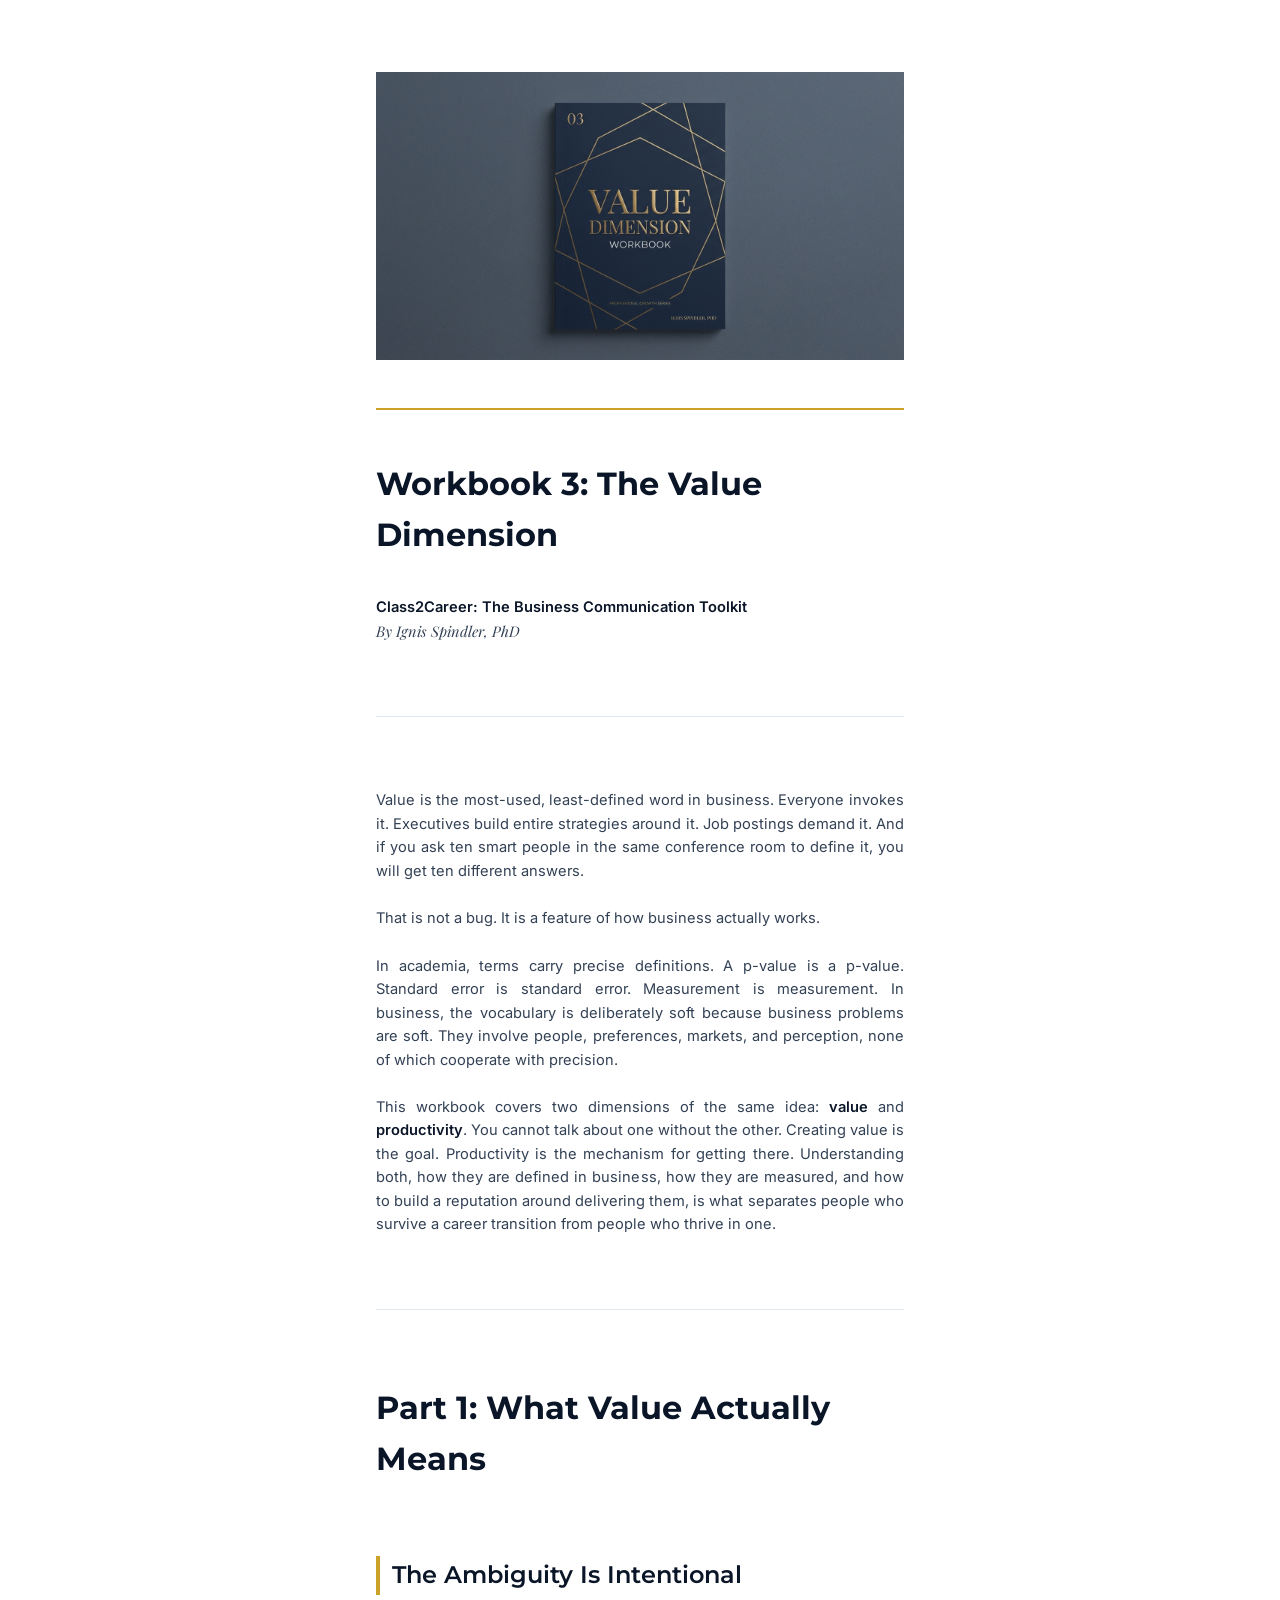
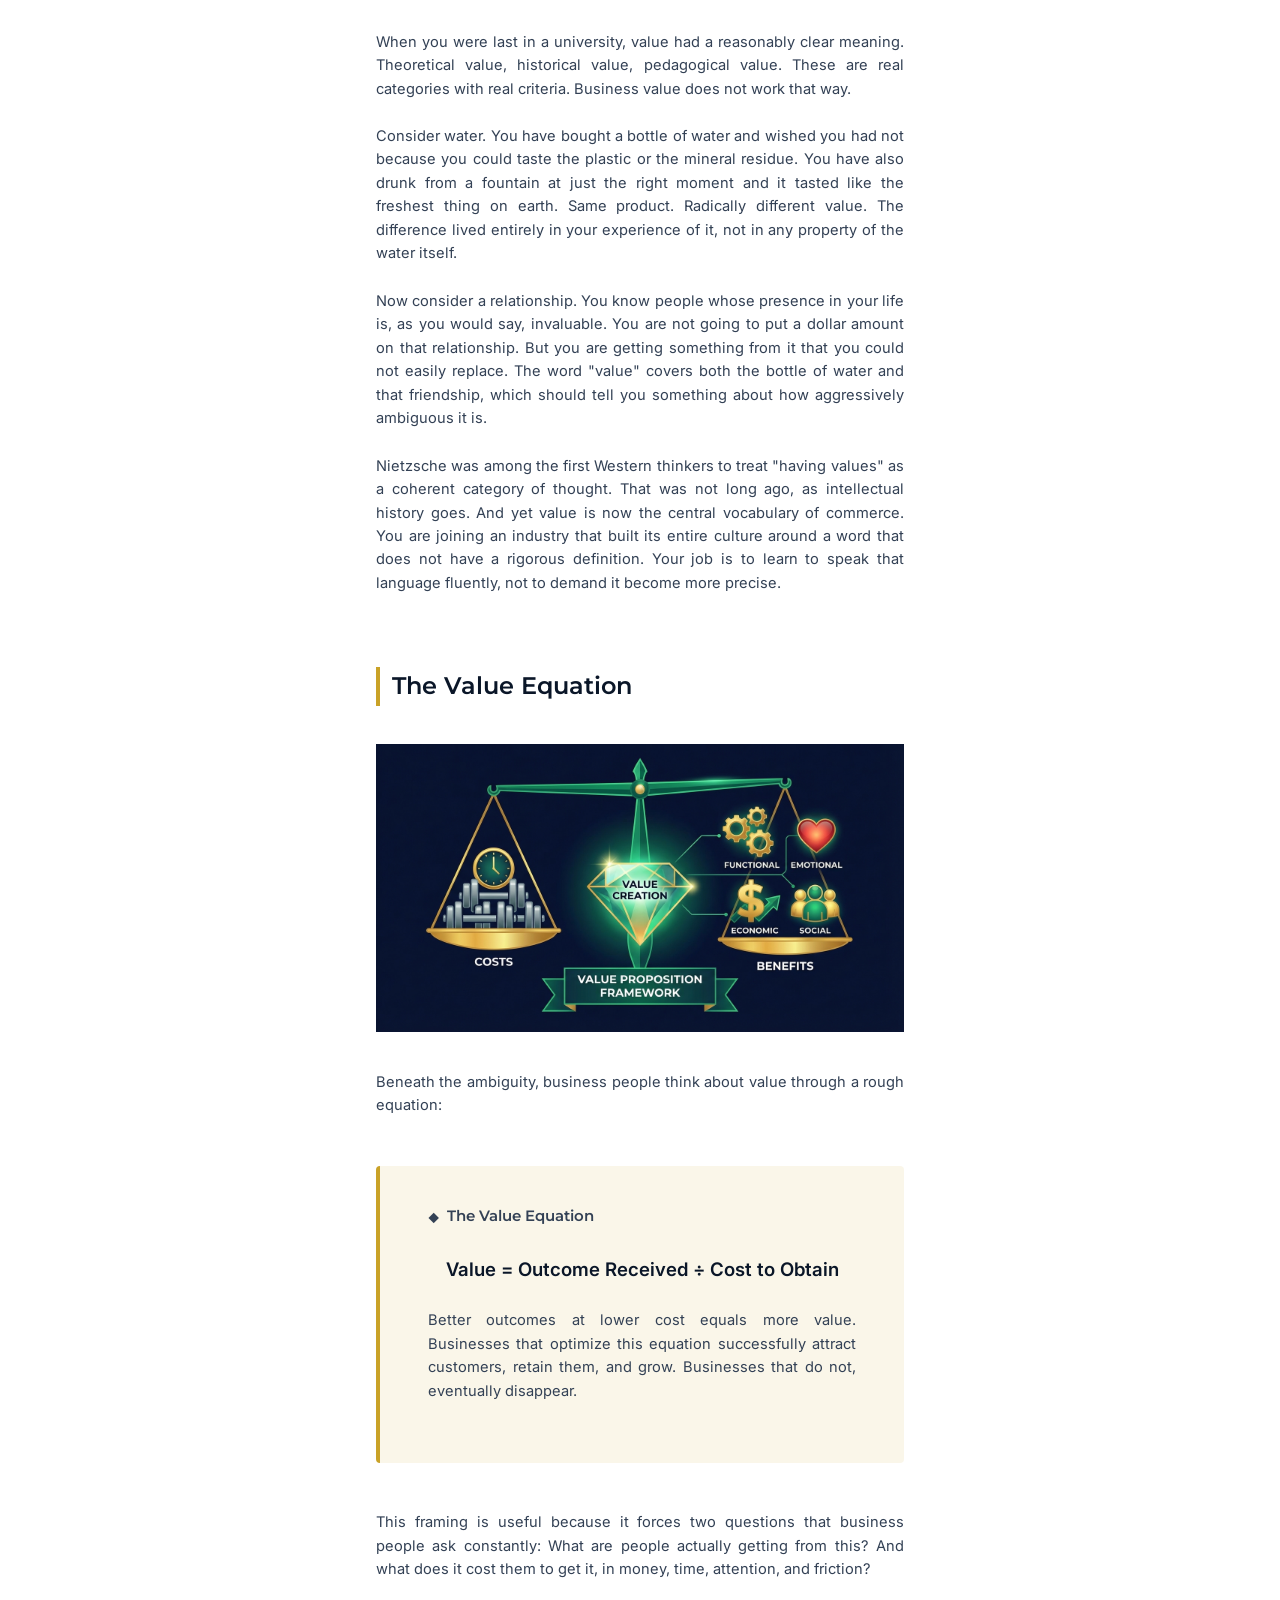
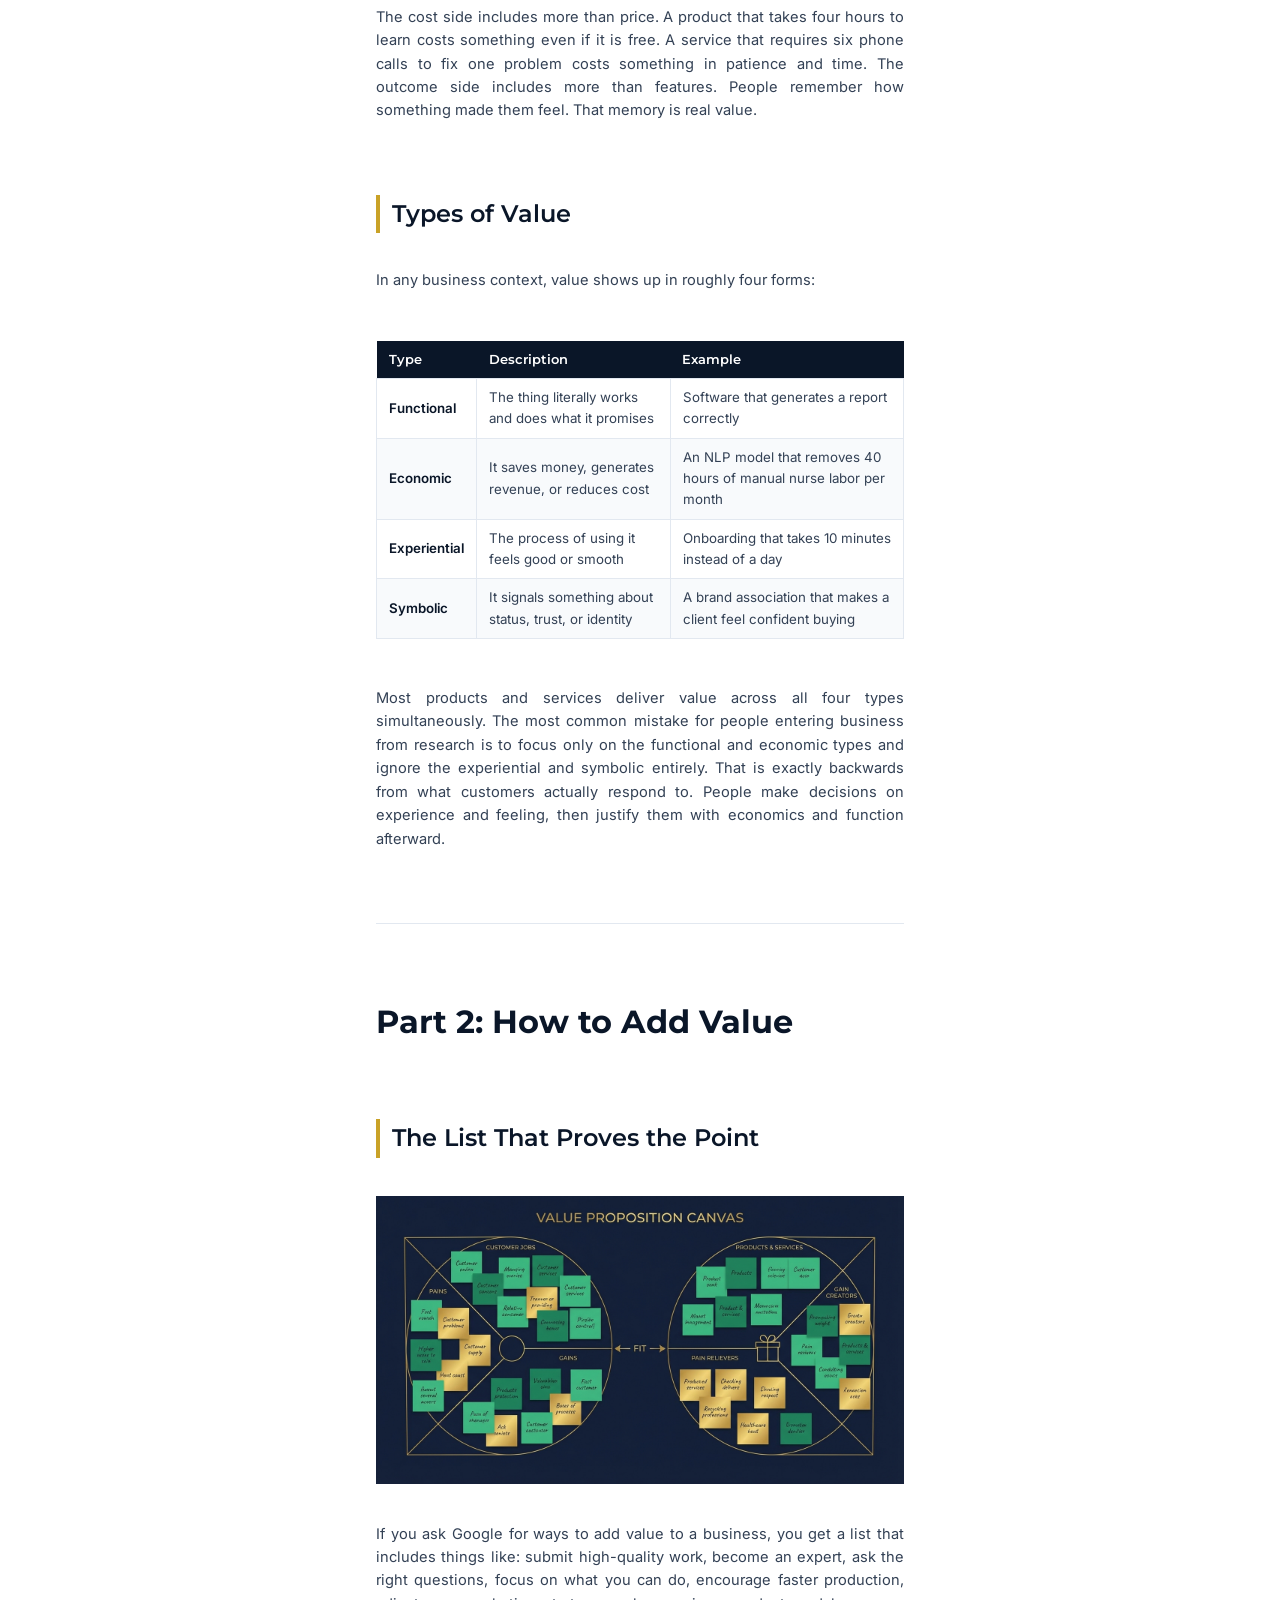
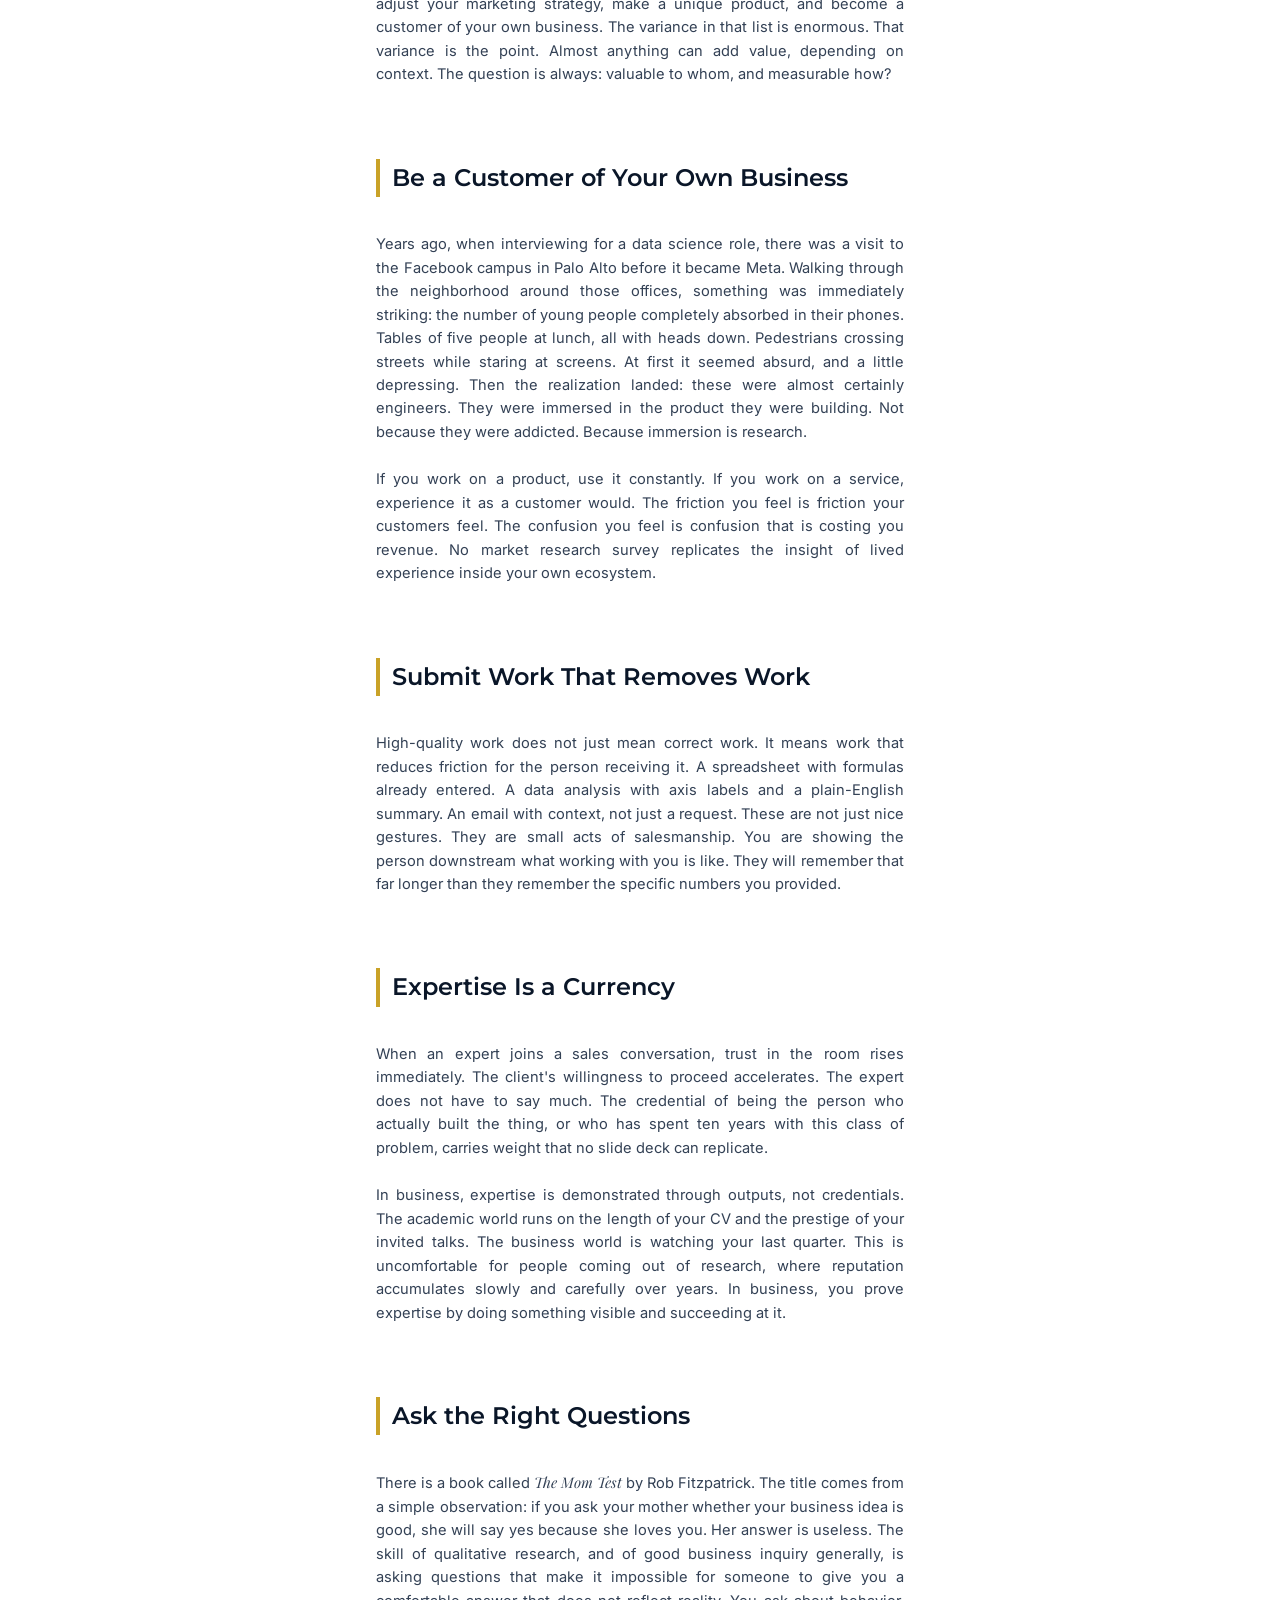
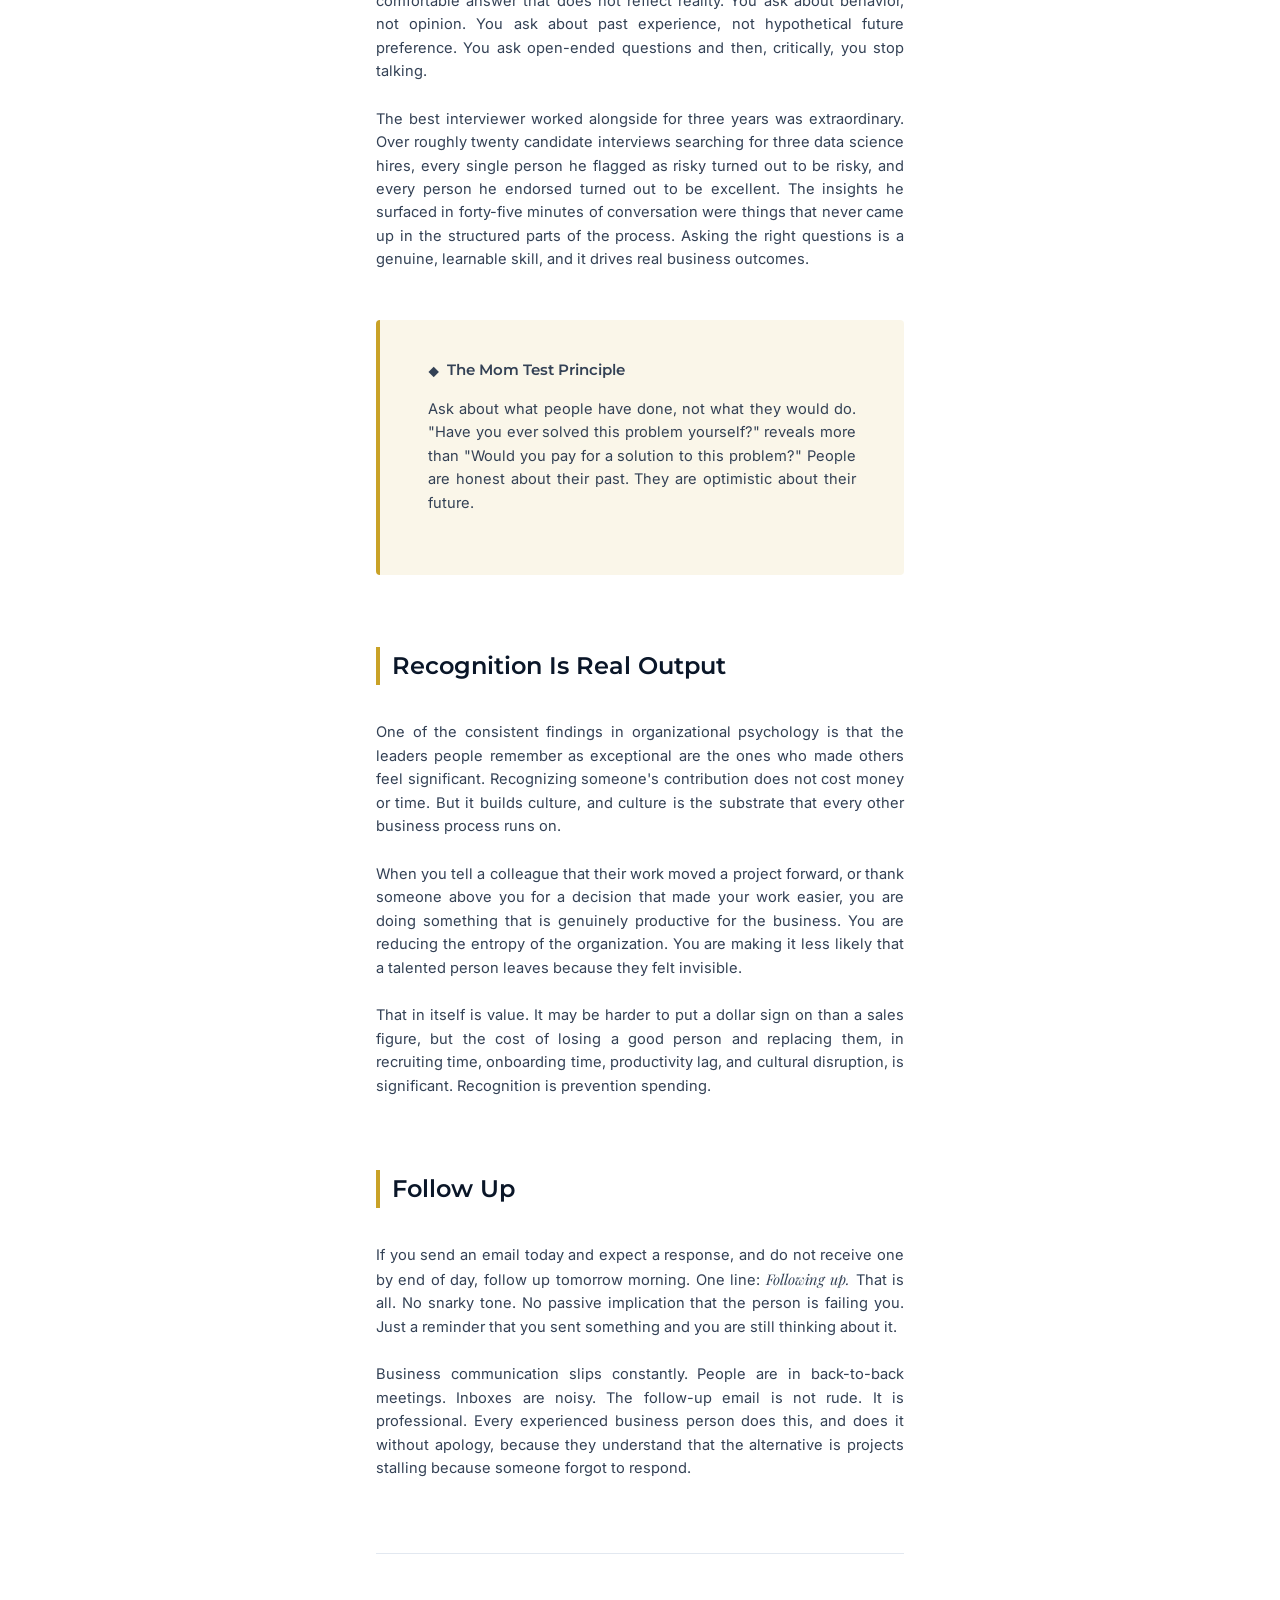
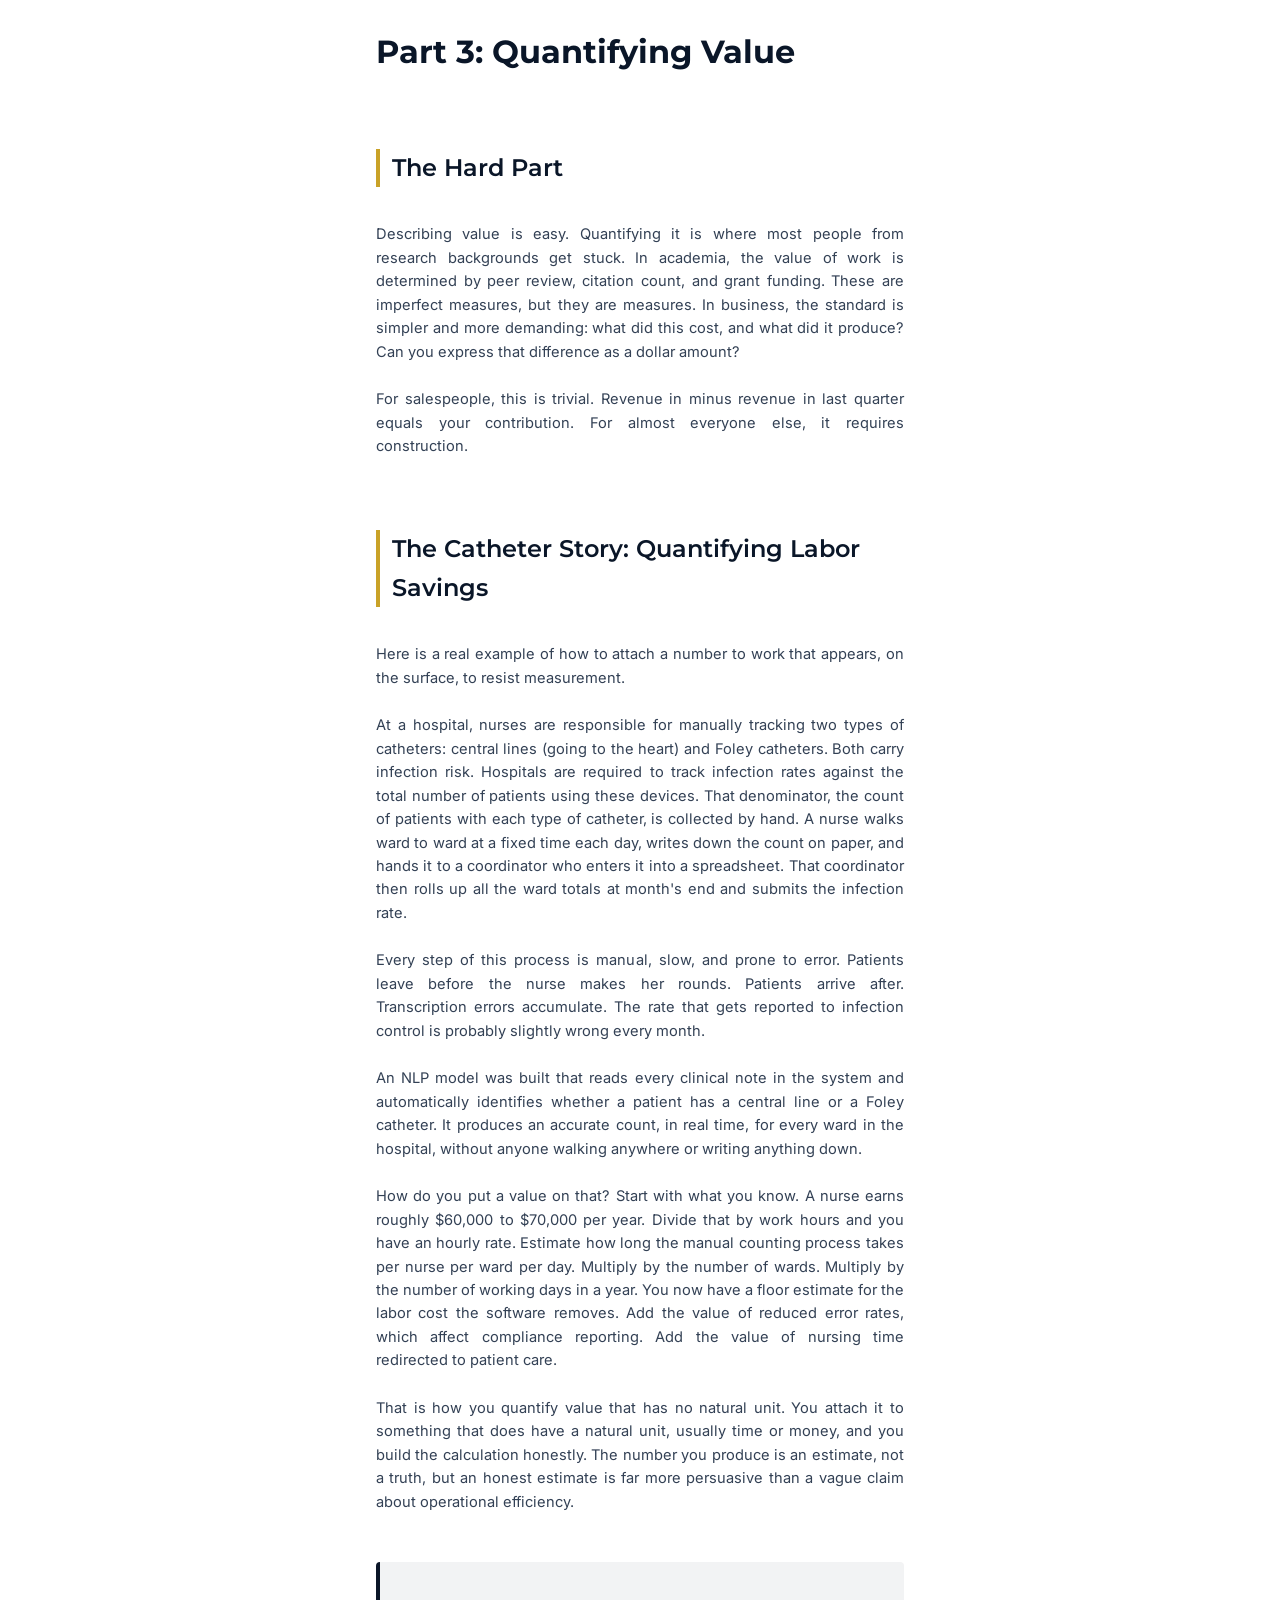
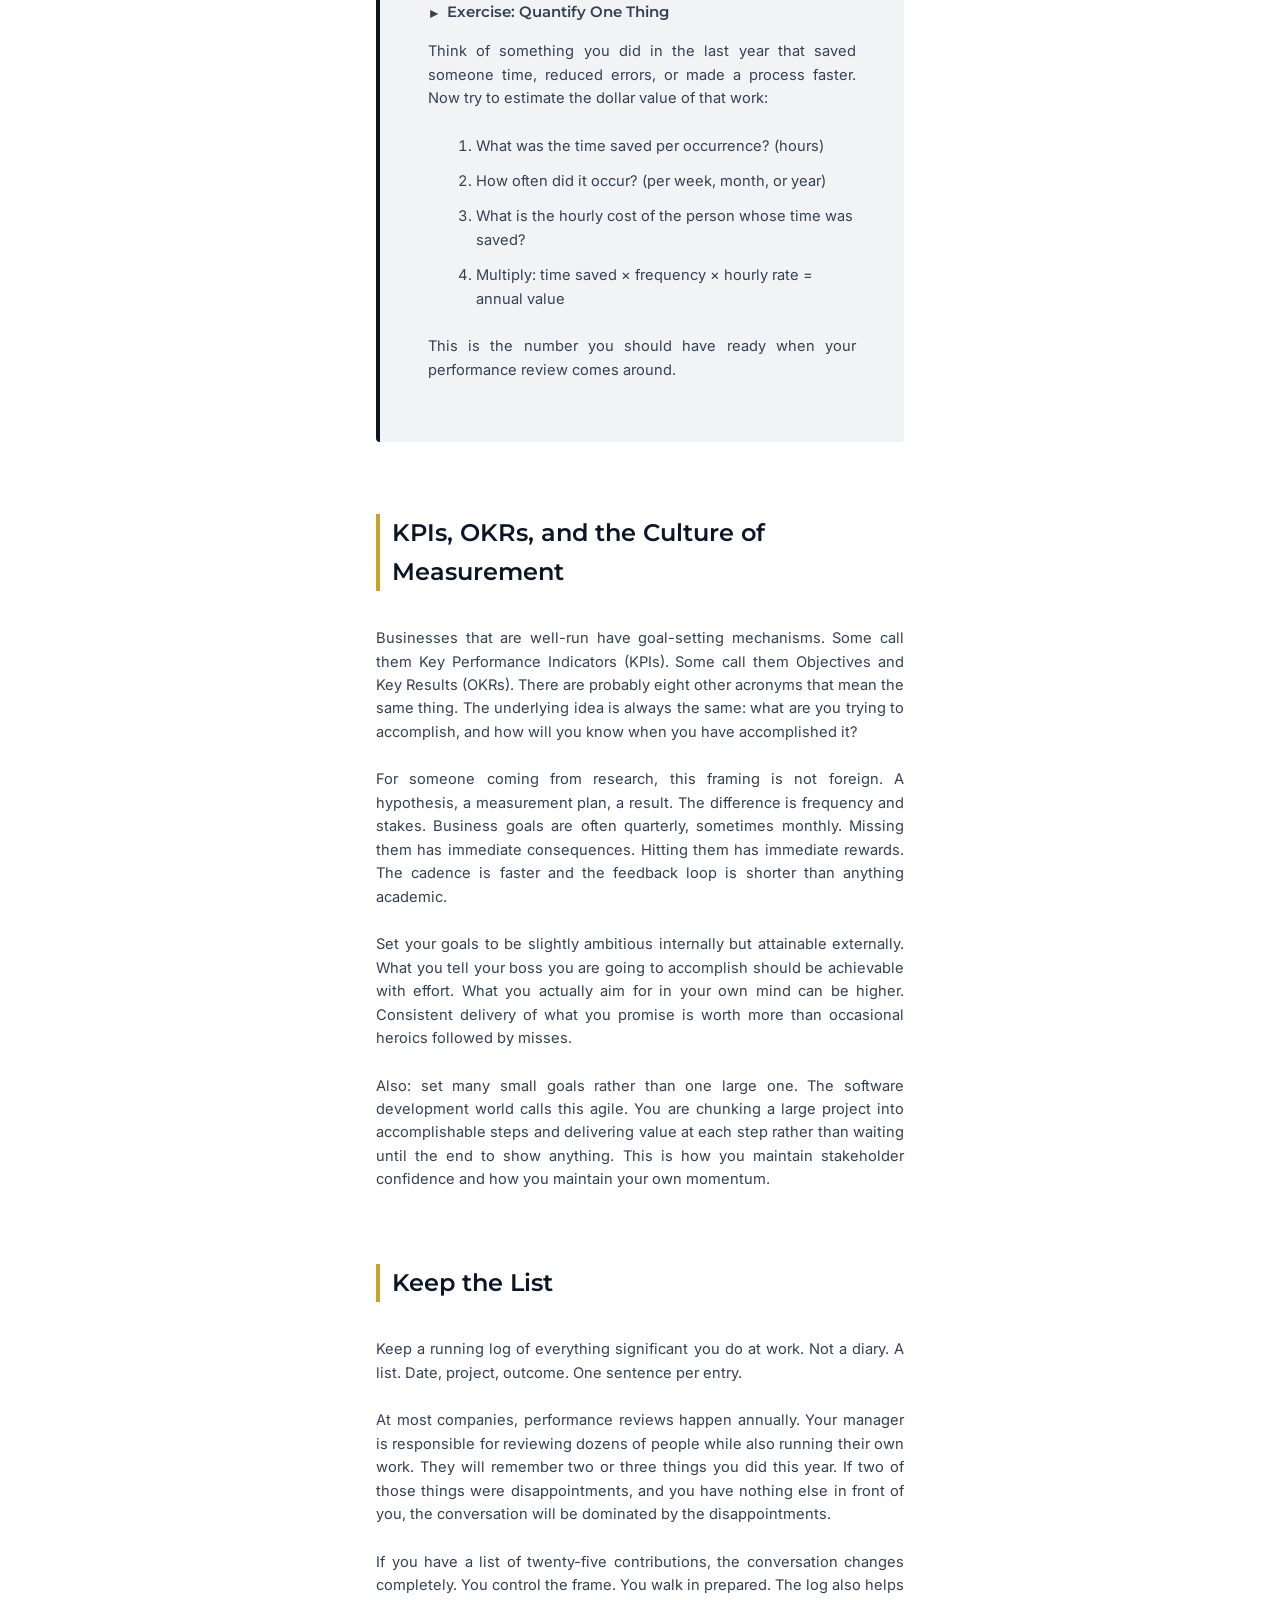
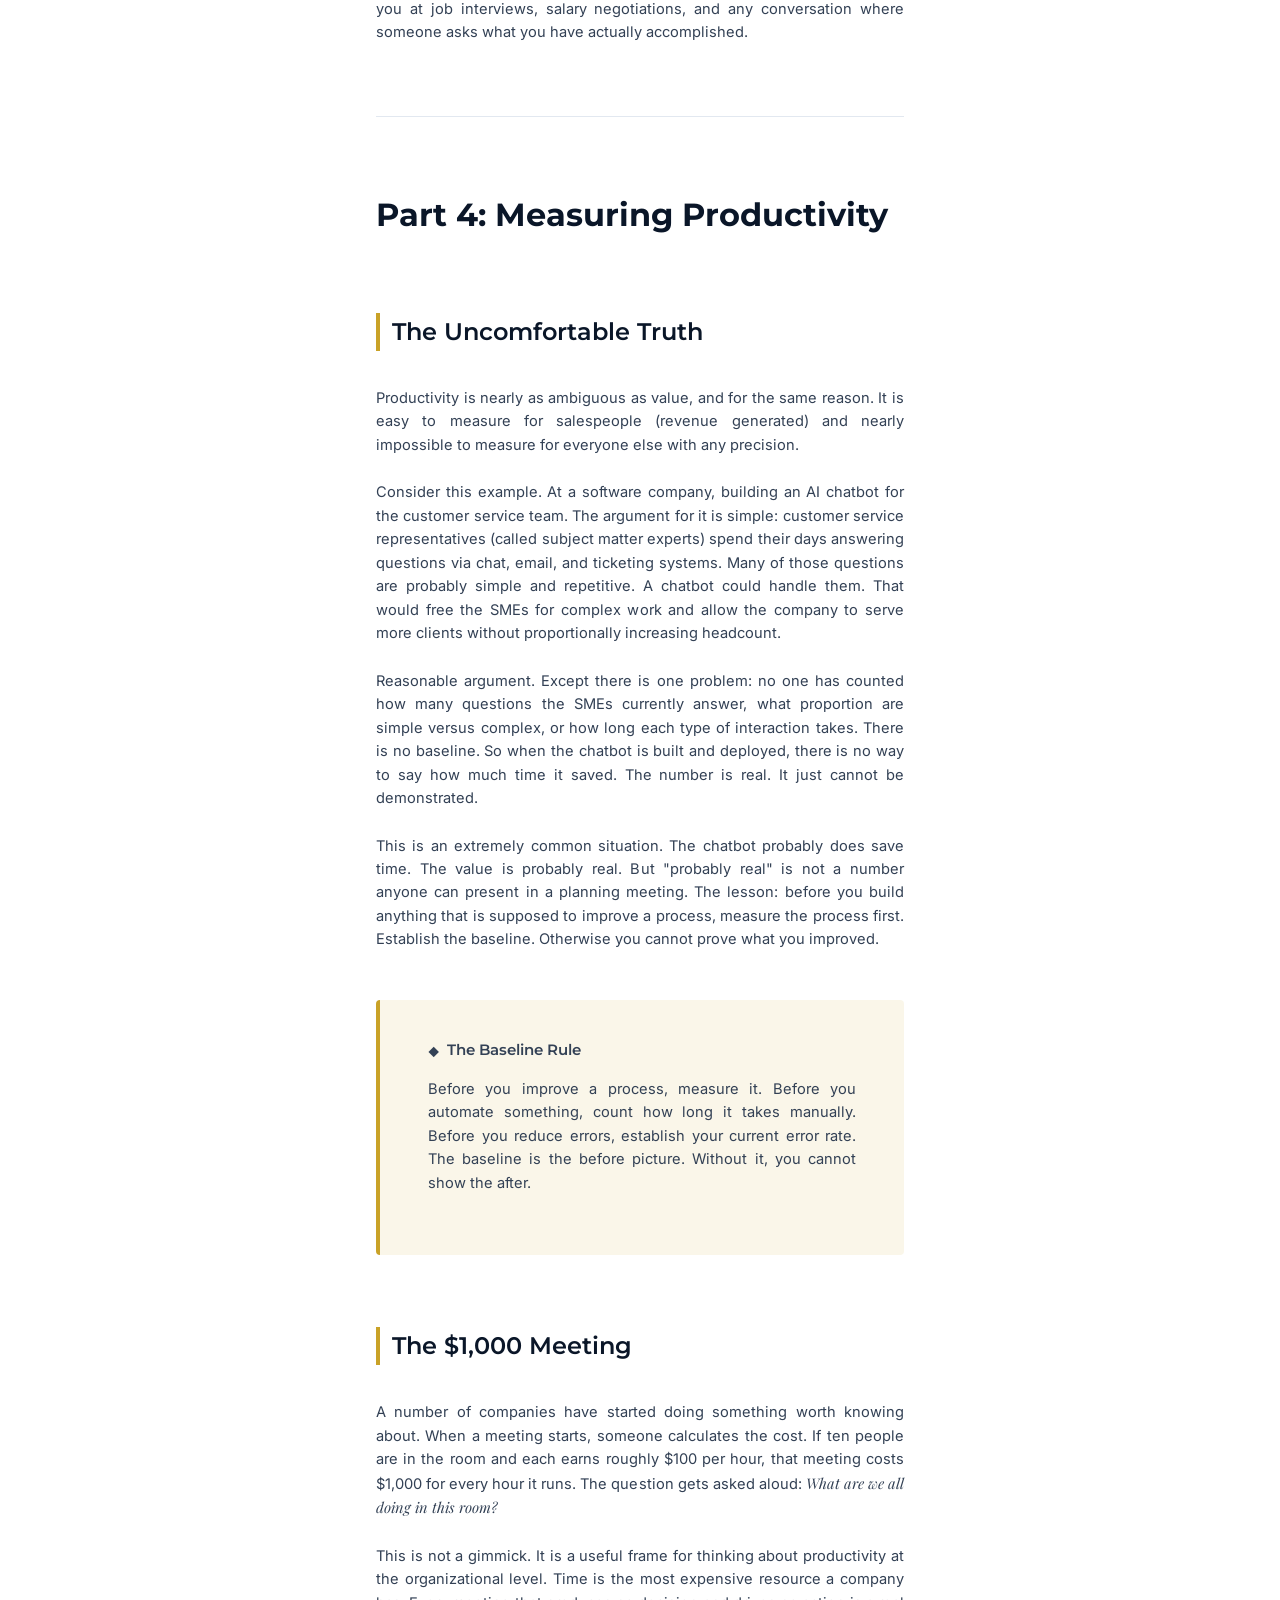
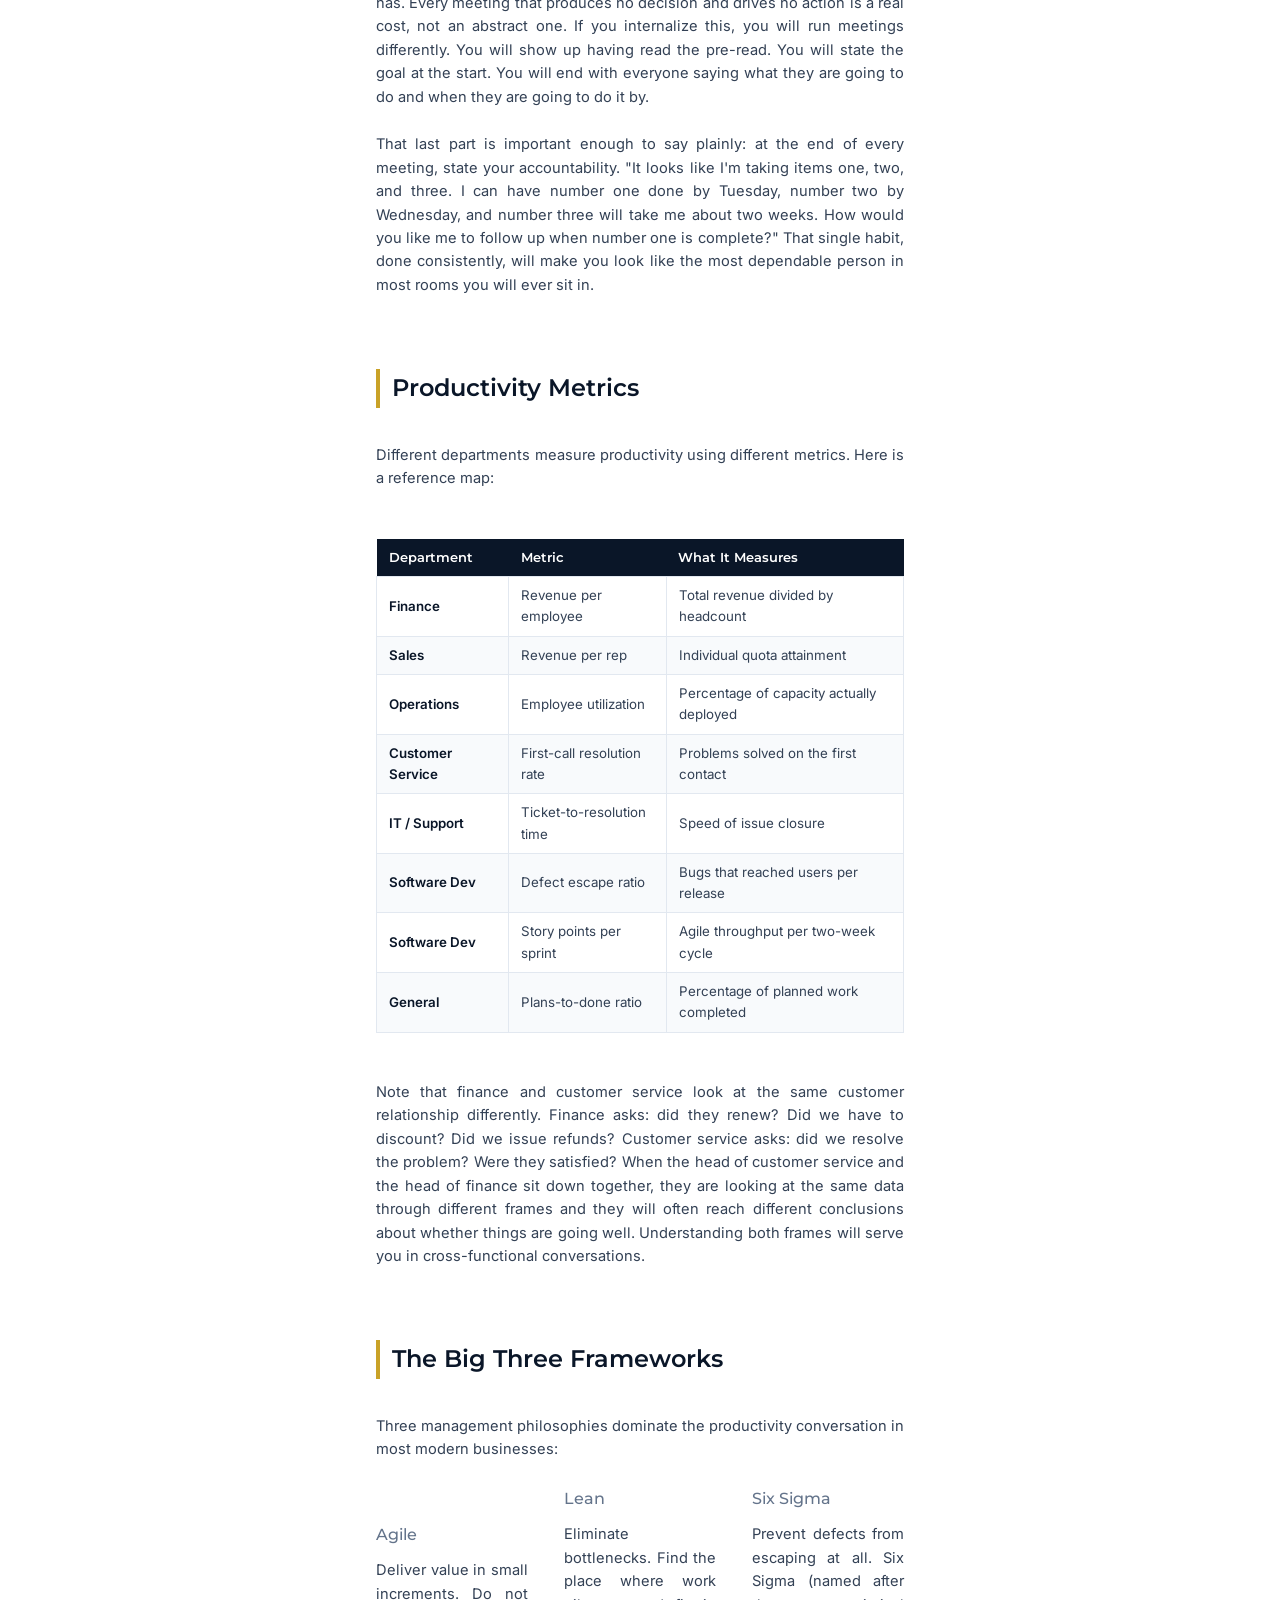
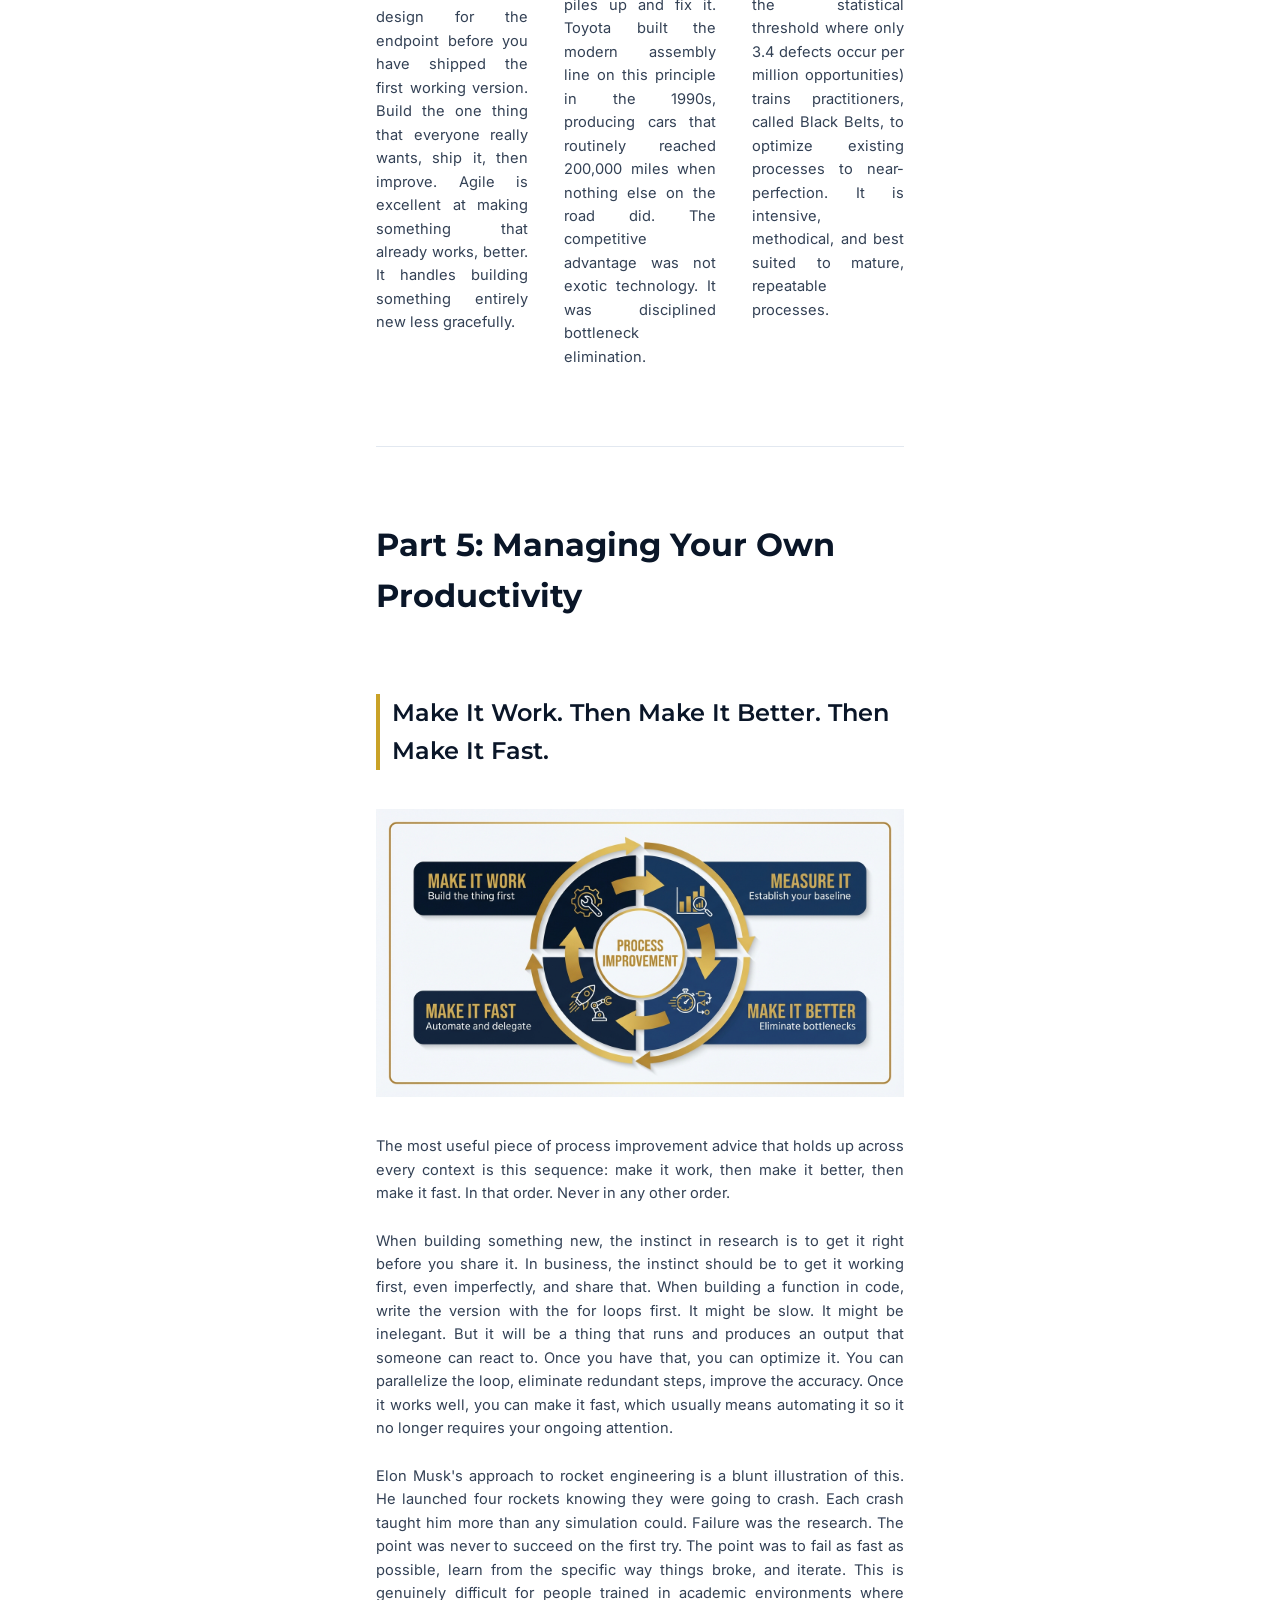
<file: downloads/workbook-03-value-dimension.html>
<!DOCTYPE html>
<html lang="en">
<head>
  <meta charset="utf-8" />
  <meta name="viewport" content="width=device-width, initial-scale=1.0" />
  <title>Workbook 3: The Value Dimension</title>
  <link rel="stylesheet" href="class2career-pdf.css" />
</head>
<body>

<div class="cover">
  <img src="cover-03-value-dimension.png" alt="Workbook 3: The Value Dimension" />
</div>

<div class="content">

<h1>Workbook 3: The Value Dimension</h1>
<p><strong>Class2Career: The Business Communication Toolkit</strong><br>
<em>By Ignis Spindler, PhD</em></p>

<hr>

<p>Value is the most-used, least-defined word in business. Everyone invokes it. Executives build entire strategies around it. Job postings demand it. And if you ask ten smart people in the same conference room to define it, you will get ten different answers.</p>

<p>That is not a bug. It is a feature of how business actually works.</p>

<p>In academia, terms carry precise definitions. A p-value is a p-value. Standard error is standard error. Measurement is measurement. In business, the vocabulary is deliberately soft because business problems are soft. They involve people, preferences, markets, and perception, none of which cooperate with precision.</p>

<p>This workbook covers two dimensions of the same idea: <strong>value</strong> and <strong>productivity</strong>. You cannot talk about one without the other. Creating value is the goal. Productivity is the mechanism for getting there. Understanding both, how they are defined in business, how they are measured, and how to build a reputation around delivering them, is what separates people who survive a career transition from people who thrive in one.</p>

<hr>

<h1>Part 1: What Value Actually Means</h1>

<h2>The Ambiguity Is Intentional</h2>

<p>When you were last in a university, value had a reasonably clear meaning. Theoretical value, historical value, pedagogical value. These are real categories with real criteria. Business value does not work that way.</p>

<p>Consider water. You have bought a bottle of water and wished you had not because you could taste the plastic or the mineral residue. You have also drunk from a fountain at just the right moment and it tasted like the freshest thing on earth. Same product. Radically different value. The difference lived entirely in your experience of it, not in any property of the water itself.</p>

<p>Now consider a relationship. You know people whose presence in your life is, as you would say, invaluable. You are not going to put a dollar amount on that relationship. But you are getting something from it that you could not easily replace. The word "value" covers both the bottle of water and that friendship, which should tell you something about how aggressively ambiguous it is.</p>

<p>Nietzsche was among the first Western thinkers to treat "having values" as a coherent category of thought. That was not long ago, as intellectual history goes. And yet value is now the central vocabulary of commerce. You are joining an industry that built its entire culture around a word that does not have a rigorous definition. Your job is to learn to speak that language fluently, not to demand it become more precise.</p>

<h2>The Value Equation</h2>

<figure>
  <img src="diagram-03-value-framework.png" alt="The Value Framework" />
</figure>

<p>Beneath the ambiguity, business people think about value through a rough equation:</p>

<div class="callout callout-tip">
  <div class="callout-title"><span class="callout-icon">◆</span> The Value Equation</div>
  <p style="font-size: 14pt; text-align: center; font-weight: 600; margin: 0.25in 0;"><strong>Value = Outcome Received ÷ Cost to Obtain</strong></p>
  <p>Better outcomes at lower cost equals more value. Businesses that optimize this equation successfully attract customers, retain them, and grow. Businesses that do not, eventually disappear.</p>
</div>

<p>This framing is useful because it forces two questions that business people ask constantly: What are people actually getting from this? And what does it cost them to get it, in money, time, attention, and friction?</p>

<p>The cost side includes more than price. A product that takes four hours to learn costs something even if it is free. A service that requires six phone calls to fix one problem costs something in patience and time. The outcome side includes more than features. People remember how something made them feel. That memory is real value.</p>

<h2>Types of Value</h2>

<p>In any business context, value shows up in roughly four forms:</p>

<table>
  <thead>
    <tr>
      <th>Type</th>
      <th>Description</th>
      <th>Example</th>
    </tr>
  </thead>
  <tbody>
    <tr>
      <td><strong>Functional</strong></td>
      <td>The thing literally works and does what it promises</td>
      <td>Software that generates a report correctly</td>
    </tr>
    <tr>
      <td><strong>Economic</strong></td>
      <td>It saves money, generates revenue, or reduces cost</td>
      <td>An NLP model that removes 40 hours of manual nurse labor per month</td>
    </tr>
    <tr>
      <td><strong>Experiential</strong></td>
      <td>The process of using it feels good or smooth</td>
      <td>Onboarding that takes 10 minutes instead of a day</td>
    </tr>
    <tr>
      <td><strong>Symbolic</strong></td>
      <td>It signals something about status, trust, or identity</td>
      <td>A brand association that makes a client feel confident buying</td>
    </tr>
  </tbody>
</table>

<p>Most products and services deliver value across all four types simultaneously. The most common mistake for people entering business from research is to focus only on the functional and economic types and ignore the experiential and symbolic entirely. That is exactly backwards from what customers actually respond to. People make decisions on experience and feeling, then justify them with economics and function afterward.</p>

<hr>

<h1>Part 2: How to Add Value</h1>

<h2>The List That Proves the Point</h2>

<figure>
  <img src="diagram-03-value-canvas.png" alt="Ways to Add Value" />
</figure>

<p>If you ask Google for ways to add value to a business, you get a list that includes things like: submit high-quality work, become an expert, ask the right questions, focus on what you can do, encourage faster production, adjust your marketing strategy, make a unique product, and become a customer of your own business. The variance in that list is enormous. That variance is the point. Almost anything can add value, depending on context. The question is always: valuable to whom, and measurable how?</p>

<h2>Be a Customer of Your Own Business</h2>

<p>Years ago, when interviewing for a data science role, there was a visit to the Facebook campus in Palo Alto before it became Meta. Walking through the neighborhood around those offices, something was immediately striking: the number of young people completely absorbed in their phones. Tables of five people at lunch, all with heads down. Pedestrians crossing streets while staring at screens. At first it seemed absurd, and a little depressing. Then the realization landed: these were almost certainly engineers. They were immersed in the product they were building. Not because they were addicted. Because immersion is research.</p>

<p>If you work on a product, use it constantly. If you work on a service, experience it as a customer would. The friction you feel is friction your customers feel. The confusion you feel is confusion that is costing you revenue. No market research survey replicates the insight of lived experience inside your own ecosystem.</p>

<h2>Submit Work That Removes Work</h2>

<p>High-quality work does not just mean correct work. It means work that reduces friction for the person receiving it. A spreadsheet with formulas already entered. A data analysis with axis labels and a plain-English summary. An email with context, not just a request. These are not just nice gestures. They are small acts of salesmanship. You are showing the person downstream what working with you is like. They will remember that far longer than they remember the specific numbers you provided.</p>

<h2>Expertise Is a Currency</h2>

<p>When an expert joins a sales conversation, trust in the room rises immediately. The client's willingness to proceed accelerates. The expert does not have to say much. The credential of being the person who actually built the thing, or who has spent ten years with this class of problem, carries weight that no slide deck can replicate.</p>

<p>In business, expertise is demonstrated through outputs, not credentials. The academic world runs on the length of your CV and the prestige of your invited talks. The business world is watching your last quarter. This is uncomfortable for people coming out of research, where reputation accumulates slowly and carefully over years. In business, you prove expertise by doing something visible and succeeding at it.</p>

<h2>Ask the Right Questions</h2>

<p>There is a book called <em>The Mom Test</em> by Rob Fitzpatrick. The title comes from a simple observation: if you ask your mother whether your business idea is good, she will say yes because she loves you. Her answer is useless. The skill of qualitative research, and of good business inquiry generally, is asking questions that make it impossible for someone to give you a comfortable answer that does not reflect reality. You ask about behavior, not opinion. You ask about past experience, not hypothetical future preference. You ask open-ended questions and then, critically, you stop talking.</p>

<p>The best interviewer worked alongside for three years was extraordinary. Over roughly twenty candidate interviews searching for three data science hires, every single person he flagged as risky turned out to be risky, and every person he endorsed turned out to be excellent. The insights he surfaced in forty-five minutes of conversation were things that never came up in the structured parts of the process. Asking the right questions is a genuine, learnable skill, and it drives real business outcomes.</p>

<div class="callout callout-tip">
  <div class="callout-title"><span class="callout-icon">◆</span> The Mom Test Principle</div>
  <p>Ask about what people have done, not what they would do. "Have you ever solved this problem yourself?" reveals more than "Would you pay for a solution to this problem?" People are honest about their past. They are optimistic about their future.</p>
</div>

<h2>Recognition Is Real Output</h2>

<p>One of the consistent findings in organizational psychology is that the leaders people remember as exceptional are the ones who made others feel significant. Recognizing someone's contribution does not cost money or time. But it builds culture, and culture is the substrate that every other business process runs on.</p>

<p>When you tell a colleague that their work moved a project forward, or thank someone above you for a decision that made your work easier, you are doing something that is genuinely productive for the business. You are reducing the entropy of the organization. You are making it less likely that a talented person leaves because they felt invisible.</p>

<p>That in itself is value. It may be harder to put a dollar sign on than a sales figure, but the cost of losing a good person and replacing them, in recruiting time, onboarding time, productivity lag, and cultural disruption, is significant. Recognition is prevention spending.</p>

<h2>Follow Up</h2>

<p>If you send an email today and expect a response, and do not receive one by end of day, follow up tomorrow morning. One line: <em>Following up.</em> That is all. No snarky tone. No passive implication that the person is failing you. Just a reminder that you sent something and you are still thinking about it.</p>

<p>Business communication slips constantly. People are in back-to-back meetings. Inboxes are noisy. The follow-up email is not rude. It is professional. Every experienced business person does this, and does it without apology, because they understand that the alternative is projects stalling because someone forgot to respond.</p>

<hr>

<h1>Part 3: Quantifying Value</h1>

<h2>The Hard Part</h2>

<p>Describing value is easy. Quantifying it is where most people from research backgrounds get stuck. In academia, the value of work is determined by peer review, citation count, and grant funding. These are imperfect measures, but they are measures. In business, the standard is simpler and more demanding: what did this cost, and what did it produce? Can you express that difference as a dollar amount?</p>

<p>For salespeople, this is trivial. Revenue in minus revenue in last quarter equals your contribution. For almost everyone else, it requires construction.</p>

<h2>The Catheter Story: Quantifying Labor Savings</h2>

<p>Here is a real example of how to attach a number to work that appears, on the surface, to resist measurement.</p>

<p>At a hospital, nurses are responsible for manually tracking two types of catheters: central lines (going to the heart) and Foley catheters. Both carry infection risk. Hospitals are required to track infection rates against the total number of patients using these devices. That denominator, the count of patients with each type of catheter, is collected by hand. A nurse walks ward to ward at a fixed time each day, writes down the count on paper, and hands it to a coordinator who enters it into a spreadsheet. That coordinator then rolls up all the ward totals at month's end and submits the infection rate.</p>

<p>Every step of this process is manual, slow, and prone to error. Patients leave before the nurse makes her rounds. Patients arrive after. Transcription errors accumulate. The rate that gets reported to infection control is probably slightly wrong every month.</p>

<p>An NLP model was built that reads every clinical note in the system and automatically identifies whether a patient has a central line or a Foley catheter. It produces an accurate count, in real time, for every ward in the hospital, without anyone walking anywhere or writing anything down.</p>

<p>How do you put a value on that? Start with what you know. A nurse earns roughly $60,000 to $70,000 per year. Divide that by work hours and you have an hourly rate. Estimate how long the manual counting process takes per nurse per ward per day. Multiply by the number of wards. Multiply by the number of working days in a year. You now have a floor estimate for the labor cost the software removes. Add the value of reduced error rates, which affect compliance reporting. Add the value of nursing time redirected to patient care.</p>

<p>That is how you quantify value that has no natural unit. You attach it to something that does have a natural unit, usually time or money, and you build the calculation honestly. The number you produce is an estimate, not a truth, but an honest estimate is far more persuasive than a vague claim about operational efficiency.</p>

<div class="callout callout-exercise">
  <div class="callout-title"><span class="callout-icon">▶</span> Exercise: Quantify One Thing</div>
  <p>Think of something you did in the last year that saved someone time, reduced errors, or made a process faster. Now try to estimate the dollar value of that work:</p>
  <ol>
    <li>What was the time saved per occurrence? (hours)</li>
    <li>How often did it occur? (per week, month, or year)</li>
    <li>What is the hourly cost of the person whose time was saved?</li>
    <li>Multiply: time saved × frequency × hourly rate = annual value</li>
  </ol>
  <p>This is the number you should have ready when your performance review comes around.</p>
</div>

<h2>KPIs, OKRs, and the Culture of Measurement</h2>

<p>Businesses that are well-run have goal-setting mechanisms. Some call them Key Performance Indicators (KPIs). Some call them Objectives and Key Results (OKRs). There are probably eight other acronyms that mean the same thing. The underlying idea is always the same: what are you trying to accomplish, and how will you know when you have accomplished it?</p>

<p>For someone coming from research, this framing is not foreign. A hypothesis, a measurement plan, a result. The difference is frequency and stakes. Business goals are often quarterly, sometimes monthly. Missing them has immediate consequences. Hitting them has immediate rewards. The cadence is faster and the feedback loop is shorter than anything academic.</p>

<p>Set your goals to be slightly ambitious internally but attainable externally. What you tell your boss you are going to accomplish should be achievable with effort. What you actually aim for in your own mind can be higher. Consistent delivery of what you promise is worth more than occasional heroics followed by misses.</p>

<p>Also: set many small goals rather than one large one. The software development world calls this agile. You are chunking a large project into accomplishable steps and delivering value at each step rather than waiting until the end to show anything. This is how you maintain stakeholder confidence and how you maintain your own momentum.</p>

<h2>Keep the List</h2>

<p>Keep a running log of everything significant you do at work. Not a diary. A list. Date, project, outcome. One sentence per entry.</p>

<p>At most companies, performance reviews happen annually. Your manager is responsible for reviewing dozens of people while also running their own work. They will remember two or three things you did this year. If two of those things were disappointments, and you have nothing else in front of you, the conversation will be dominated by the disappointments.</p>

<p>If you have a list of twenty-five contributions, the conversation changes completely. You control the frame. You walk in prepared. The log also helps you at job interviews, salary negotiations, and any conversation where someone asks what you have actually accomplished.</p>

<hr>

<h1>Part 4: Measuring Productivity</h1>

<h2>The Uncomfortable Truth</h2>

<p>Productivity is nearly as ambiguous as value, and for the same reason. It is easy to measure for salespeople (revenue generated) and nearly impossible to measure for everyone else with any precision.</p>

<p>Consider this example. At a software company, building an AI chatbot for the customer service team. The argument for it is simple: customer service representatives (called subject matter experts) spend their days answering questions via chat, email, and ticketing systems. Many of those questions are probably simple and repetitive. A chatbot could handle them. That would free the SMEs for complex work and allow the company to serve more clients without proportionally increasing headcount.</p>

<p>Reasonable argument. Except there is one problem: no one has counted how many questions the SMEs currently answer, what proportion are simple versus complex, or how long each type of interaction takes. There is no baseline. So when the chatbot is built and deployed, there is no way to say how much time it saved. The number is real. It just cannot be demonstrated.</p>

<p>This is an extremely common situation. The chatbot probably does save time. The value is probably real. But "probably real" is not a number anyone can present in a planning meeting. The lesson: before you build anything that is supposed to improve a process, measure the process first. Establish the baseline. Otherwise you cannot prove what you improved.</p>

<div class="callout callout-tip">
  <div class="callout-title"><span class="callout-icon">◆</span> The Baseline Rule</div>
  <p>Before you improve a process, measure it. Before you automate something, count how long it takes manually. Before you reduce errors, establish your current error rate. The baseline is the before picture. Without it, you cannot show the after.</p>
</div>

<h2>The $1,000 Meeting</h2>

<p>A number of companies have started doing something worth knowing about. When a meeting starts, someone calculates the cost. If ten people are in the room and each earns roughly $100 per hour, that meeting costs $1,000 for every hour it runs. The question gets asked aloud: <em>What are we all doing in this room?</em></p>

<p>This is not a gimmick. It is a useful frame for thinking about productivity at the organizational level. Time is the most expensive resource a company has. Every meeting that produces no decision and drives no action is a real cost, not an abstract one. If you internalize this, you will run meetings differently. You will show up having read the pre-read. You will state the goal at the start. You will end with everyone saying what they are going to do and when they are going to do it by.</p>

<p>That last part is important enough to say plainly: at the end of every meeting, state your accountability. "It looks like I'm taking items one, two, and three. I can have number one done by Tuesday, number two by Wednesday, and number three will take me about two weeks. How would you like me to follow up when number one is complete?" That single habit, done consistently, will make you look like the most dependable person in most rooms you will ever sit in.</p>

<h2>Productivity Metrics</h2>

<p>Different departments measure productivity using different metrics. Here is a reference map:</p>

<table>
  <thead>
    <tr>
      <th>Department</th>
      <th>Metric</th>
      <th>What It Measures</th>
    </tr>
  </thead>
  <tbody>
    <tr>
      <td><strong>Finance</strong></td>
      <td>Revenue per employee</td>
      <td>Total revenue divided by headcount</td>
    </tr>
    <tr>
      <td><strong>Sales</strong></td>
      <td>Revenue per rep</td>
      <td>Individual quota attainment</td>
    </tr>
    <tr>
      <td><strong>Operations</strong></td>
      <td>Employee utilization</td>
      <td>Percentage of capacity actually deployed</td>
    </tr>
    <tr>
      <td><strong>Customer Service</strong></td>
      <td>First-call resolution rate</td>
      <td>Problems solved on the first contact</td>
    </tr>
    <tr>
      <td><strong>IT / Support</strong></td>
      <td>Ticket-to-resolution time</td>
      <td>Speed of issue closure</td>
    </tr>
    <tr>
      <td><strong>Software Dev</strong></td>
      <td>Defect escape ratio</td>
      <td>Bugs that reached users per release</td>
    </tr>
    <tr>
      <td><strong>Software Dev</strong></td>
      <td>Story points per sprint</td>
      <td>Agile throughput per two-week cycle</td>
    </tr>
    <tr>
      <td><strong>General</strong></td>
      <td>Plans-to-done ratio</td>
      <td>Percentage of planned work completed</td>
    </tr>
  </tbody>
</table>

<p>Note that finance and customer service look at the same customer relationship differently. Finance asks: did they renew? Did we have to discount? Did we issue refunds? Customer service asks: did we resolve the problem? Were they satisfied? When the head of customer service and the head of finance sit down together, they are looking at the same data through different frames and they will often reach different conclusions about whether things are going well. Understanding both frames will serve you in cross-functional conversations.</p>

<h2>The Big Three Frameworks</h2>

<p>Three management philosophies dominate the productivity conversation in most modern businesses:</p>

<div class="three-col">

<div>
  <h4>Agile</h4>
  <p>Deliver value in small increments. Do not design for the endpoint before you have shipped the first working version. Build the one thing that everyone really wants, ship it, then improve. Agile is excellent at making something that already works, better. It handles building something entirely new less gracefully.</p>
</div>

<div>
  <h4>Lean</h4>
  <p>Eliminate bottlenecks. Find the place where work piles up and fix it. Toyota built the modern assembly line on this principle in the 1990s, producing cars that routinely reached 200,000 miles when nothing else on the road did. The competitive advantage was not exotic technology. It was disciplined bottleneck elimination.</p>
</div>

<div>
  <h4>Six Sigma</h4>
  <p>Prevent defects from escaping at all. Six Sigma (named after the statistical threshold where only 3.4 defects occur per million opportunities) trains practitioners, called Black Belts, to optimize existing processes to near-perfection. It is intensive, methodical, and best suited to mature, repeatable processes.</p>
</div>

</div>

<hr>

<h1>Part 5: Managing Your Own Productivity</h1>

<h2>Make It Work. Then Make It Better. Then Make It Fast.</h2>

<figure>
  <img src="diagram-03-productivity-cycle.png" alt="The Process Improvement Cycle" />
</figure>

<p>The most useful piece of process improvement advice that holds up across every context is this sequence: make it work, then make it better, then make it fast. In that order. Never in any other order.</p>

<p>When building something new, the instinct in research is to get it right before you share it. In business, the instinct should be to get it working first, even imperfectly, and share that. When building a function in code, write the version with the for loops first. It might be slow. It might be inelegant. But it will be a thing that runs and produces an output that someone can react to. Once you have that, you can optimize it. You can parallelize the loop, eliminate redundant steps, improve the accuracy. Once it works well, you can make it fast, which usually means automating it so it no longer requires your ongoing attention.</p>

<p>Elon Musk's approach to rocket engineering is a blunt illustration of this. He launched four rockets knowing they were going to crash. Each crash taught him more than any simulation could. Failure was the research. The point was never to succeed on the first try. The point was to fail as fast as possible, learn from the specific way things broke, and iterate. This is genuinely difficult for people trained in academic environments where publication requires a finished, polished, peer-reviewable result. Business has a different standard: something that works well enough to ship today is worth more than something that is perfect and still in development.</p>

<h2>Applied Product Management: Do the Job Backwards</h2>

<p>One of the best productivity habits, for any role in any industry, is to start with the end in mind. Before lifting a finger on any task someone has assigned, ask: what does done actually look like? What form will this take? Where will it show up? Who will use it, and how?</p>

<p>People often request things without fully knowing what they want. Someone asks for an analysis. What they really want is a decision aid. Someone asks for a dashboard. What they really want is one number they can put in a board presentation. If you build exactly what was requested without understanding the intent, you may do excellent work that serves no purpose. If you spend ten minutes asking the right questions first, you often discover that the actual request is different and simpler than the stated one.</p>

<p>One practical example: a large data project required building a predictive model as one component of a larger effort. Rather than waiting until the full project was complete to show any progress, a complete model documentation report was written and handed over, ten pages covering methodology, outputs, accuracy metrics, and infrastructure implications. The final product was months away. The report was something real that could be reviewed, critiqued, and built on. It proved progress. It kept stakeholders engaged. It demonstrated that the work was serious.</p>

<p>Always think about what you can hand over before the project is complete.</p>

<h2>Collaboration Kills Entropy</h2>

<p>The things that reliably destroy productivity in any organization are well known: people working in isolation and duplicating efforts, bugs or errors that compound and slow everything down, and nothing being measured so no one knows whether things are getting better or worse.</p>

<p>The antidote to all three is communication. Collaboration means knowing what others are doing before you start, so you do not replicate it. Measurement means knowing whether your process is improving. Follow-ups mean problems do not stay hidden until they become crises.</p>

<p>There is a trap that technically skilled people fall into, particularly those coming from academic settings. They go deep on a problem alone for weeks, produce something impressive, and then present it to people who have been wondering what on earth they have been doing all that time. The business culture does not reward this, even when the output is excellent. What the business culture rewards is visibility. Tickets in progress. Status updates. Partial results delivered early. Communication at every step.</p>

<div class="callout callout-tip">
  <div class="callout-title"><span class="callout-icon">◆</span> The Three-Item Meeting Close</div>
  <p>At the end of every meeting, before people close their laptops, cover three things:</p>
  <ol>
    <li><strong>What I'm doing:</strong> State your specific tasks.</li>
    <li><strong>When I'll have it:</strong> Give a date for each item.</li>
    <li><strong>What's next:</strong> Propose the follow-up touchpoint.</li>
  </ol>
  <p>People who do this consistently get described by leadership as "reliable," "dependable," and "someone I want on my projects." It costs about ninety seconds per meeting.</p>
</div>

<hr>

<h1>Part 6: Managing People and Projects</h1>

<h2>Operations vs. Development</h2>

<p>One of the clearest structural distinctions in any business is between the people who build new things (development) and the people who keep existing things running (operations). These two groups have different skills, different incentive structures, different tolerances for ambiguity, and different relationships with failure.</p>

<p>Development is building the boiler. Operations is making sure the boiler runs every day. The person who invented the boiler does not need to be in the building for the boiler to run. In fact, if the inventor is still personally required to run the thing they built, the build was not complete. A well-designed system can be handed off. Operations staff can maintain it without understanding its entire architecture. The developer can move on to something new.</p>

<p>Building something new always implies that, eventually, it should be offloaded to operations. If you design something that only you can maintain, you have created a dependency that benefits no one, including you. It traps you. Part of building well is building for handoff.</p>

<p>Operations roles, across most industries, have higher turnover and lower pay than development roles, not because the work is less important (it often is not), but because the skills are more interchangeable and the growth ceiling is lower unless someone pursues specializations like Lean or Six Sigma certification. Knowing this distinction helps you position yourself correctly when entering a business context.</p>

<h2>Project Management: The Red-Yellow-Green World</h2>

<p>If you work at any company of meaningful size, you will eventually sit in a meeting where someone presents a project status dashboard. It will use red, yellow, and green dots. Red means something is blocked or significantly behind. Yellow means there is risk of delay. Green means things are on track.</p>

<p>The important thing to understand about those red dots is that in a healthy organization, a red dot is an invitation to help, not a public accusation of failure. When a senior leader sees red on a project they care about, the question they should be asking is: <em>What do we need to do to unblock this?</em> Not: <em>Who is responsible for this red dot?</em></p>

<p>The tool that underlies these status dashboards is called a Gantt chart (after Henry Gantt, the industrial engineer who created it). A Gantt chart is simply a visual timeline of tasks, showing when each is planned to start, how long it should take, and how much is complete. Software like Jira, Asana, and Pivotal Tracker generate these automatically from the tickets your team creates and closes. If you have never used one of these tools, even a free personal Asana or Jira account is worth experimenting with before your first business role.</p>

<h2>People Management: The One-Third Principle</h2>

<p>Years ago, during an acquisition, the company was interviewing candidates for a new CEO. One of the finalists, a person who had run several mid-sized businesses through growth and transition, described his approach to walking into an organization. He said he already knew, before reviewing any data, what he would find. Roughly one third of the people were going to do more than expected, show initiative, and be excited about the change. One third were going to coast: predictable, competent, not outstanding. And one third were going to resist, complain, and eventually leave or need to be asked to leave. His job, as he described it, was not to change the percentages. They were always roughly the same. His job was to identify which third each person was in as quickly as possible and respond accordingly.</p>

<p>Whether you manage people or aspire to, that framing is useful. Not everyone in any organization is going to be energized by their work. The goal of management, especially early management, is to create the conditions where the top third thrives, the middle third grows, and the bottom third is managed compassionately but honestly.</p>

<h2>The Boiler Pipe Story</h2>

<p>There is a classic consulting story that gets at something real about expertise and its value. A school's boiler breaks down in the middle of winter. The in-house custodians cannot fix it. Three different repair services are called in. None of them can identify the problem. Finally, someone finds a number for an old specialist. He says his rate is $1,000 for the visit, regardless of outcome. The school is desperate. Fine.</p>

<p>The specialist arrives, walks around the boiler for two minutes, locates a specific section of pipe, and taps it three times. The boiler starts. He is there for five minutes. He hands over his invoice for $1,000.</p>

<p>The facilities manager objects: "You were here for five minutes. How is that worth $1,000?" The specialist says: "The five minutes were not what you paid for. You paid for knowing where to tap."</p>

<p>This is what experience in a domain is worth. Businesses will pay what seems like an irrational premium for someone who has seen the failure modes before and can navigate to the solution without burning two weeks of labor figuring out what the custodians already tried. Developing that kind of knowledge in your field, the kind that lets you go directly to the place where things tend to break, is a legitimate long-term business strategy for your career.</p>

<h2>Change Management: A Signal Worth Reading</h2>

<p>Change management is a formal business practice for managing large organizational transitions: acquisitions, reorganizations, leadership departures, layoffs. Most large companies have someone trained in change management, and when a big event is coming, they will schedule workshops and presentations.</p>

<p>There is a useful way to think about change management that no formal workshop will tell you directly: if you are being given change management training, something significant and potentially destabilizing has happened or is about to happen. That is the signal. The training itself is often less useful than the signal.</p>

<p>The real business case for change management is institutional knowledge retention. When a company acquires a smaller business, the thing they are most afraid of is not the technology or the customer contracts walking out the door. It is the people. Specifically, the people who carry the relationships.</p>

<p>After a CEO who had built a company from nothing left, the number two executive who followed him two months later carried the primary relationship with the company's largest single client. That client represented roughly $10 million of the $40 million in annual revenue. When the executive left, the client went quiet. The acquiring company immediately started offering money to bring the executive back, just to stabilize the relationship. He declined. That $10 million of revenue was genuinely at risk in a business they had paid $150 million to buy.</p>

<p>The lesson is not that you should make yourself irreplaceable through secrecy. The lesson is that relationships are assets, and the business treats them as such. Build yours carefully.</p>

<hr>

<h1>Part 7: Academic Skills Translated</h1>

<table>
  <thead>
    <tr>
      <th>What You Did in Academia</th>
      <th>What It's Called in Business</th>
      <th>Why It Matters</th>
    </tr>
  </thead>
  <tbody>
    <tr>
      <td>Qualitative interviews and survey design</td>
      <td>Customer discovery, user research</td>
      <td>Informs product and marketing strategy</td>
    </tr>
    <tr>
      <td>Statistical modeling and inference</td>
      <td>Predictive analytics, data science</td>
      <td>Drives decisions; quantifies risk and opportunity</td>
    </tr>
    <tr>
      <td>Writing grant proposals</td>
      <td>Business case development, ROI analysis</td>
      <td>Justifies investment in new initiatives</td>
    </tr>
    <tr>
      <td>Teaching and curriculum design</td>
      <td>Training program development, knowledge management</td>
      <td>Builds organizational capability</td>
    </tr>
    <tr>
      <td>Peer review and constructive critique</td>
      <td>Code review, deliverable QA, sprint retrospectives</td>
      <td>Catches errors before they reach customers</td>
    </tr>
    <tr>
      <td>Conference presentations</td>
      <td>Stakeholder presentations, executive briefings</td>
      <td>Aligns leadership; builds credibility</td>
    </tr>
    <tr>
      <td>Project management for multi-year research</td>
      <td>Program management, Gantt planning, OKR setting</td>
      <td>Coordinates large teams toward shared goals</td>
    </tr>
    <tr>
      <td>Documentation of methods and protocols</td>
      <td>Technical writing, process documentation, SOPs</td>
      <td>Enables handoff; prevents single points of failure</td>
    </tr>
  </tbody>
</table>

<hr>

<h1>Recommended Reading</h1>

<div class="book-rec">
  <h4>The Mom Test — Rob Fitzpatrick</h4>
  <p>The short, practical guide to asking questions that produce honest answers rather than polite ones. Indispensable for anyone who talks to customers, conducts user research, or needs to understand what people actually want versus what they say they want.</p>
  <p><a href="https://amzn.to/3XqSnTd">View on Amazon →</a></p>
</div>

<div class="book-rec">
  <h4>The Five Dysfunctions of a Team — Patrick Lencioni</h4>
  <p>A business fable about why teams fail. The core argument is that everything runs on trust, and without it, commitment, accountability, and results all collapse. The model is simple, practical, and accurate. A landmark in organizational behavior writing.</p>
  <p><a href="https://amzn.to/3Z8VkNU">View on Amazon →</a></p>
</div>

<div class="book-rec">
  <h4>Mindset: The New Psychology of Success — Carol Dweck</h4>
  <p>The research behind growth mindset versus fixed mindset. In a business career, the willingness to treat setbacks as information rather than verdicts is a genuine competitive advantage. Dweck's work is foundational and the evidence behind it is substantial.</p>
  <p><a href="https://amzn.to/3ARVk1N">View on Amazon →</a></p>
</div>

<div class="book-rec">
  <h4>Getting Things Done — David Allen</h4>
  <p>The classic system for personal productivity and task management. GTD is not magic; it is a framework for capturing everything you need to do and deciding clearly what to do next. Widely practiced across industries for a reason.</p>
  <p><a href="https://amzn.to/3Xsi9H9">View on Amazon →</a></p>
</div>

<div class="book-rec">
  <h4>Just Listen — Mark Goulston</h4>
  <p>A psychiatrist's guide to making people feel heard. In business, listening is a productivity skill. The less you talk in the wrong moments and the better you listen in the right ones, the more valuable your conversations become. Goulston provides the tools.</p>
  <p><a href="https://amzn.to/3Mo8tGE">View on Amazon →</a></p>
</div>

<div class="book-rec">
  <h4>Coaching for Performance — John Whitmore</h4>
  <p>The foundational text on performance coaching and the GROW model. If you manage people or intend to, understanding how to develop performance through conversation rather than directive is the skill that separates good managers from great ones.</p>
  <p><a href="https://amzn.to/3XuNAeQ">View on Amazon →</a></p>
</div>

<div class="book-rec">
  <h4>The Five Dysfunctions of a Team (Field Guide) — Patrick Lencioni</h4>
  <p>The companion workbook to the original. Practical exercises for applying the trust and accountability model inside a real team. More useful than the original if you are already in a management role.</p>
  <p><a href="https://amzn.to/4dOpmHk">View on Amazon →</a></p>
</div>

<div class="book-rec">
  <h4>Dealing with Difficult People — Gill Hasson</h4>
  <p>Research-backed, script-level guidance for navigating the narcissists, blamers, and drama generators that exist in every workplace, regardless of culture. Not soft advice. Specific tools for specific personality types.</p>
  <p><a href="https://amzn.to/3ARB8h1">View on Amazon →</a></p>
</div>

<hr>

<h1>Reflection Questions</h1>

<div class="reflection-box">
  <p class="prompt">1. Think about the last significant piece of work you delivered. Who received it? What did they use it for? Can you estimate, in hours or dollars, the value it produced for them?</p>
</div>

<div class="reflection-box">
  <p class="prompt">2. Identify one process in your current or most recent role that was manual, repetitive, and time-consuming. What would a baseline measurement of that process look like? What data would you need to capture to demonstrate that you improved it?</p>
</div>

<div class="reflection-box">
  <p class="prompt">3. When did you last follow up on something you sent that did not get a response? If the honest answer is "rarely," what habit change would make follow-up automatic for you?</p>
</div>

<div class="reflection-box">
  <p class="prompt">4. Think about your most productive period in the last five years. What made it productive? Were you working alone or collaboratively? Were your goals clear? What would it take to recreate those conditions intentionally?</p>
</div>

<div class="reflection-box">
  <p class="prompt">5. Review your resume or professional portfolio. Pick two items from your academic career. Now translate each one into business language using the format: "I built [X], which saved/produced/enabled [measurable outcome] for [audience]." If you cannot fill in the measurable outcome, what data would you need to find?</p>
</div>

<hr>

<h1>30-Day Action Plan</h1>

<div class="action-plan">
  <h3>Your Value and Productivity Sprint</h3>

  <h4>Week 1: Establish Your Baseline</h4>
  <ul>
    <li>Start a work contributions log. For the next 30 days, write down every significant thing you accomplish, with a one-sentence description of the outcome.</li>
    <li>Identify one process in your current or target role that produces a measurable output. Document how long it currently takes and how often it runs.</li>
    <li>Read the first chapter of <em>Getting Things Done</em> and set up a basic task capture system (Asana free tier, Notion, or even a plain text file).</li>
    <li>Practice the three-item meeting close at every meeting this week. After each meeting, write down what you committed to, the dates, and what the next step is.</li>
  </ul>

  <h4>Week 2: Quantify Something</h4>
  <ul>
    <li>Take one item from your contributions log and build a value estimate around it using the nurse catheter framework: time saved × frequency × hourly rate.</li>
    <li>Find a KPI or OKR that your current or target employer uses publicly (annual reports, job postings, press releases). Write two sentences on how your work would connect to that metric.</li>
    <li>Practice one follow-up this week. Send the follow-up email the morning after any unanswered message that is older than 24 hours.</li>
    <li>Identify one meeting you regularly attend that produces no clear output. Propose or practice stating the goal at the start and closing with task assignments.</li>
  </ul>

  <h4>Week 3: Build a Product</h4>
  <ul>
    <li>Choose one small project or deliverable. Apply the "make it work, then make it better" sequence. Ship the working version before you polish it.</li>
    <li>Before starting any major task this week, spend five minutes defining what "done" looks like. Write it down. Check your definition against it when you finish.</li>
    <li>Identify one person whose expertise you want to access. Reach out with a specific question rather than a general request to "connect." Practice The Mom Test: ask about their experience, not for their opinion.</li>
    <li>Do one thing that specifically recognizes someone else's contribution. Email their manager, send them a message, or say it in a meeting. Write down how it was received.</li>
  </ul>

  <h4>Week 4: Translate and Communicate</h4>
  <ul>
    <li>Take two items from your academic history and fully translate them into business language using the table in Part 7 as a guide.</li>
    <li>Write a short (one-page) summary of your most significant project, structured as: context, what you built, how you measured it, what changed as a result. This is your value story.</li>
    <li>Review your contributions log from the past 30 days. What themes emerge? What kind of value do you consistently create? That pattern is your professional brand.</li>
    <li>Draft your top three measurable goals for the next 90 days. Each should be specific, time-bounded, and attached to a real business metric.</li>
  </ul>
</div>

<div class="key-takeaways">
  <h3>Key Takeaways</h3>
  <ul>
    <li>Value is contextual and ambiguous by design. Learn to speak its language rather than demanding it become more precise.</li>
    <li>Quantifying value means attaching your work to something that has a natural unit, usually time, money, or error rate. The nurse catheter story is the template.</li>
    <li>Productivity cannot be improved without a baseline. Measure the process before you optimize it.</li>
    <li>Make it work, then make it better, then make it fast. In that order. Every time.</li>
    <li>The three-item meeting close (what I'm doing, when I'll have it, what's next) costs ninety seconds and builds a reputation for reliability over months and years.</li>
    <li>Keep a contributions log. Your manager will forget most of what you did. You cannot afford to forget any of it.</li>
    <li>Change management is a signal. When the business deploys it, something significant is changing. Pay attention to where the institutional knowledge is moving.</li>
  </ul>
</div>

</div>
</body>
</html>
</file>
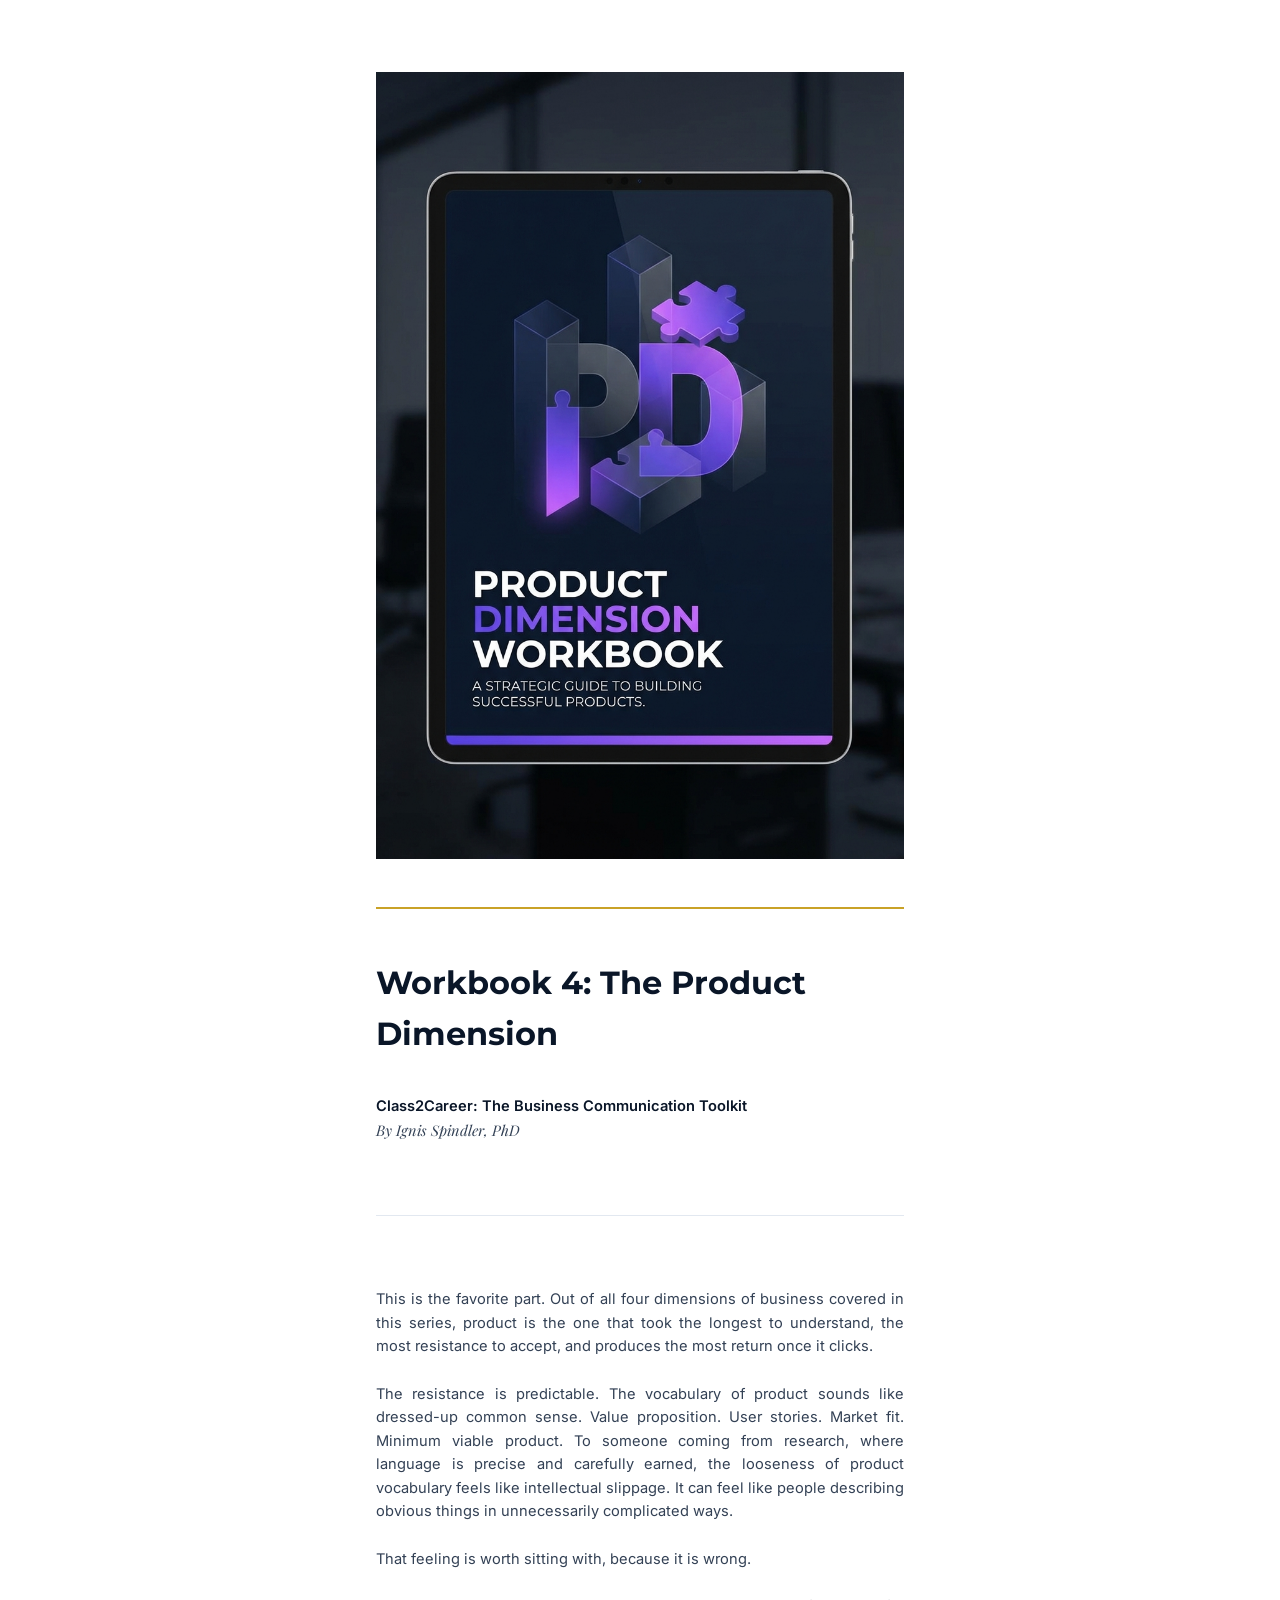
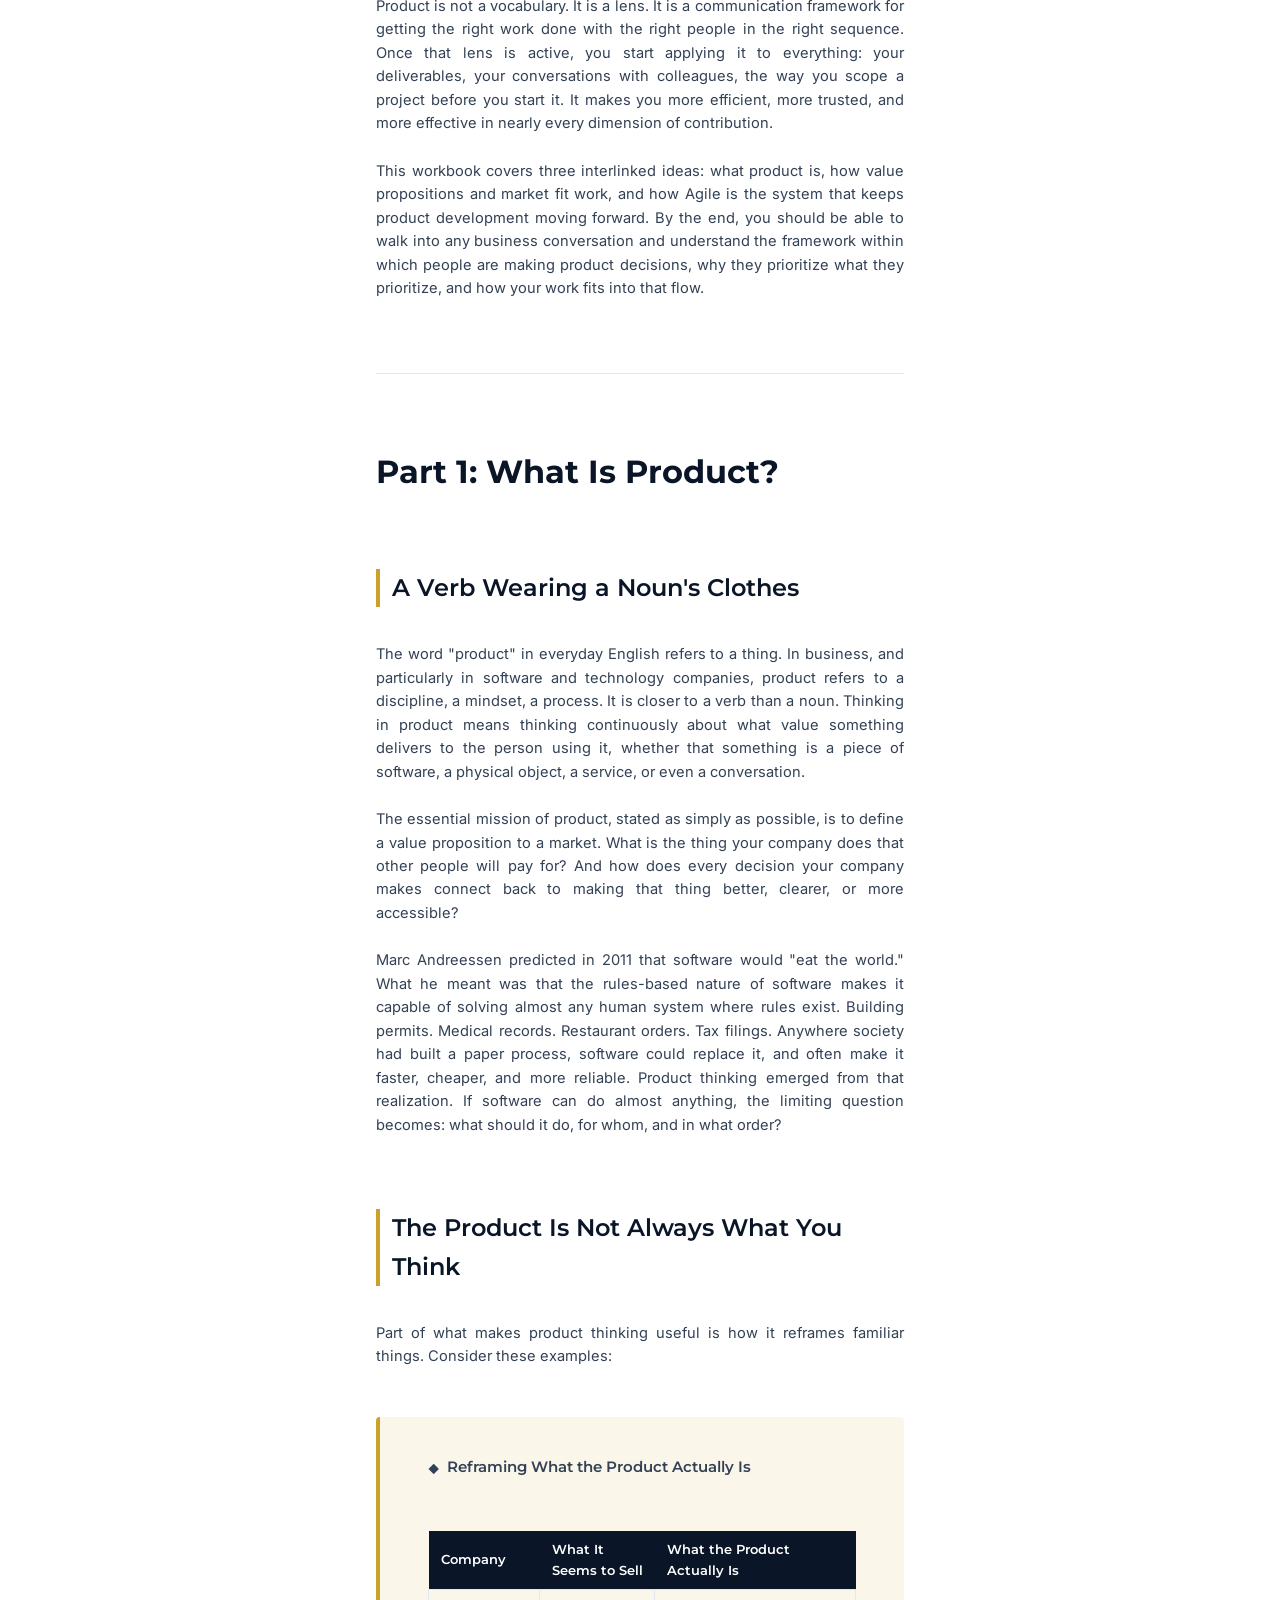
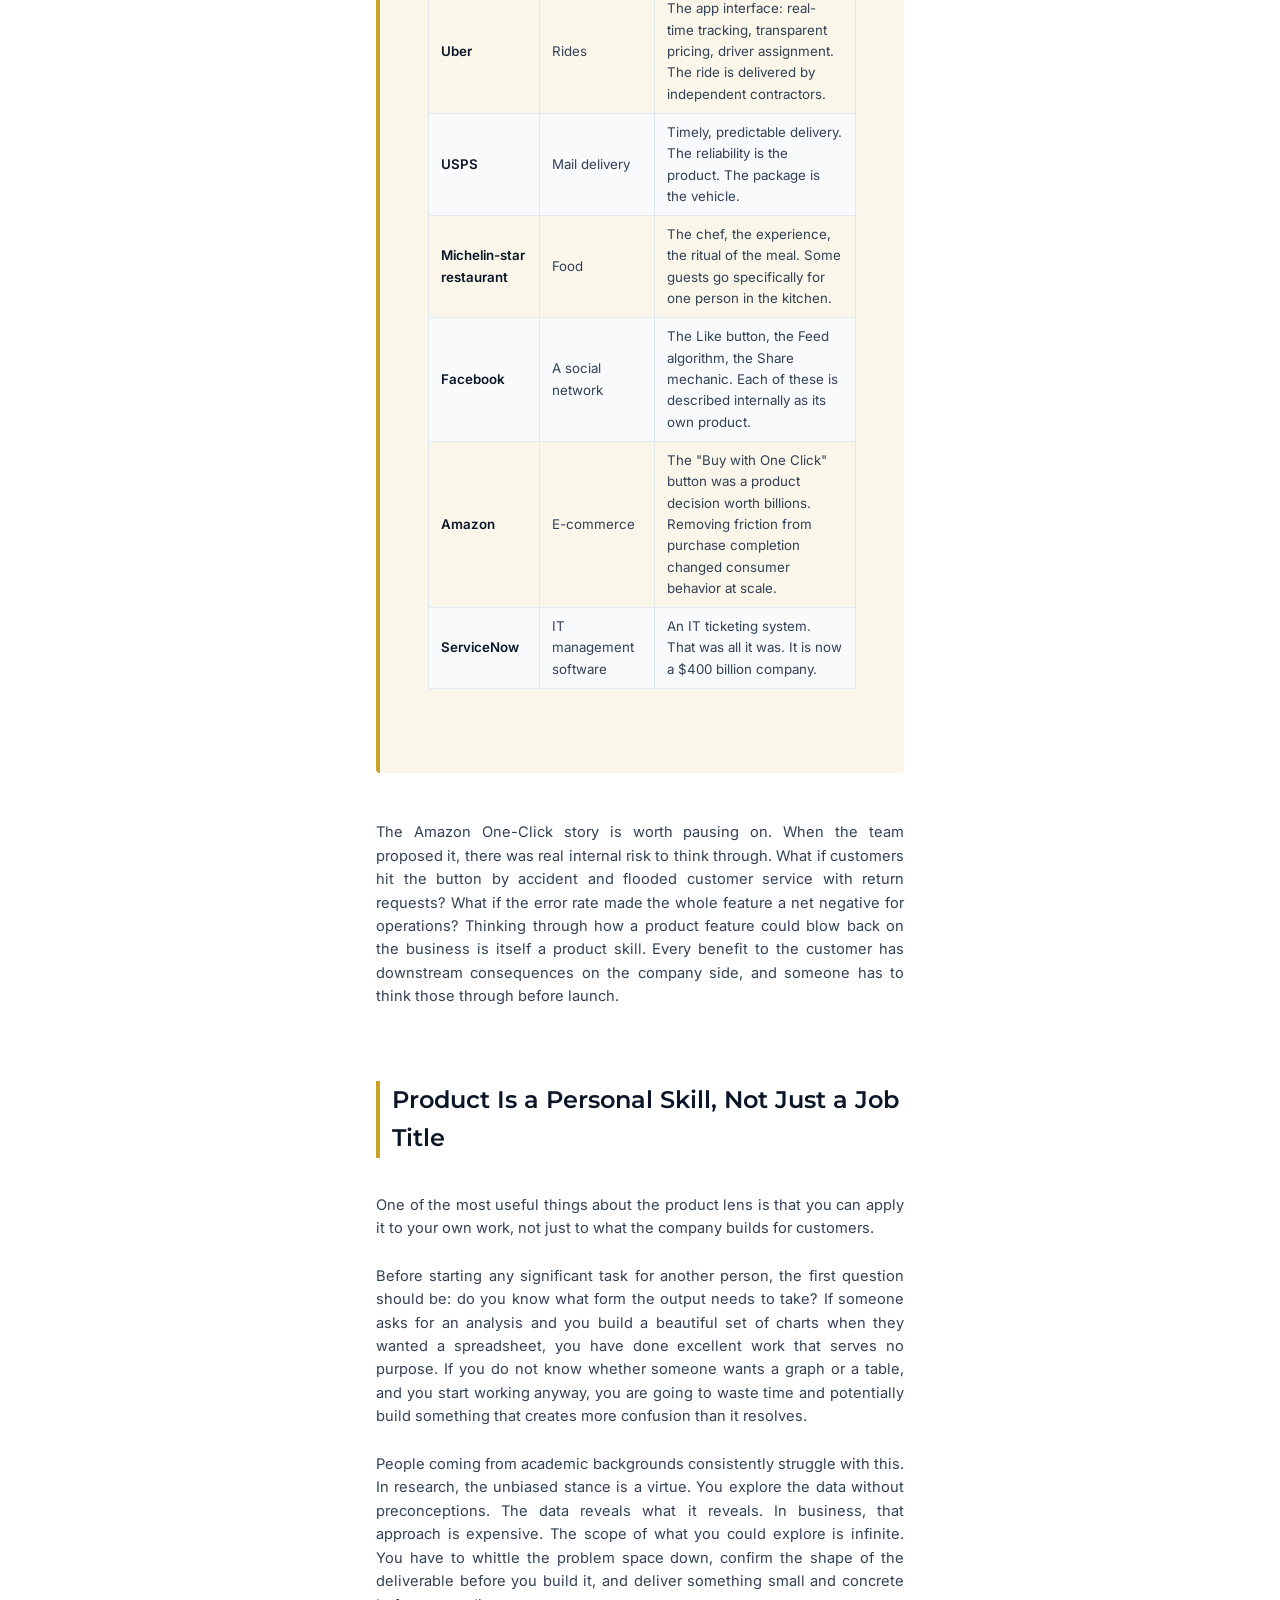
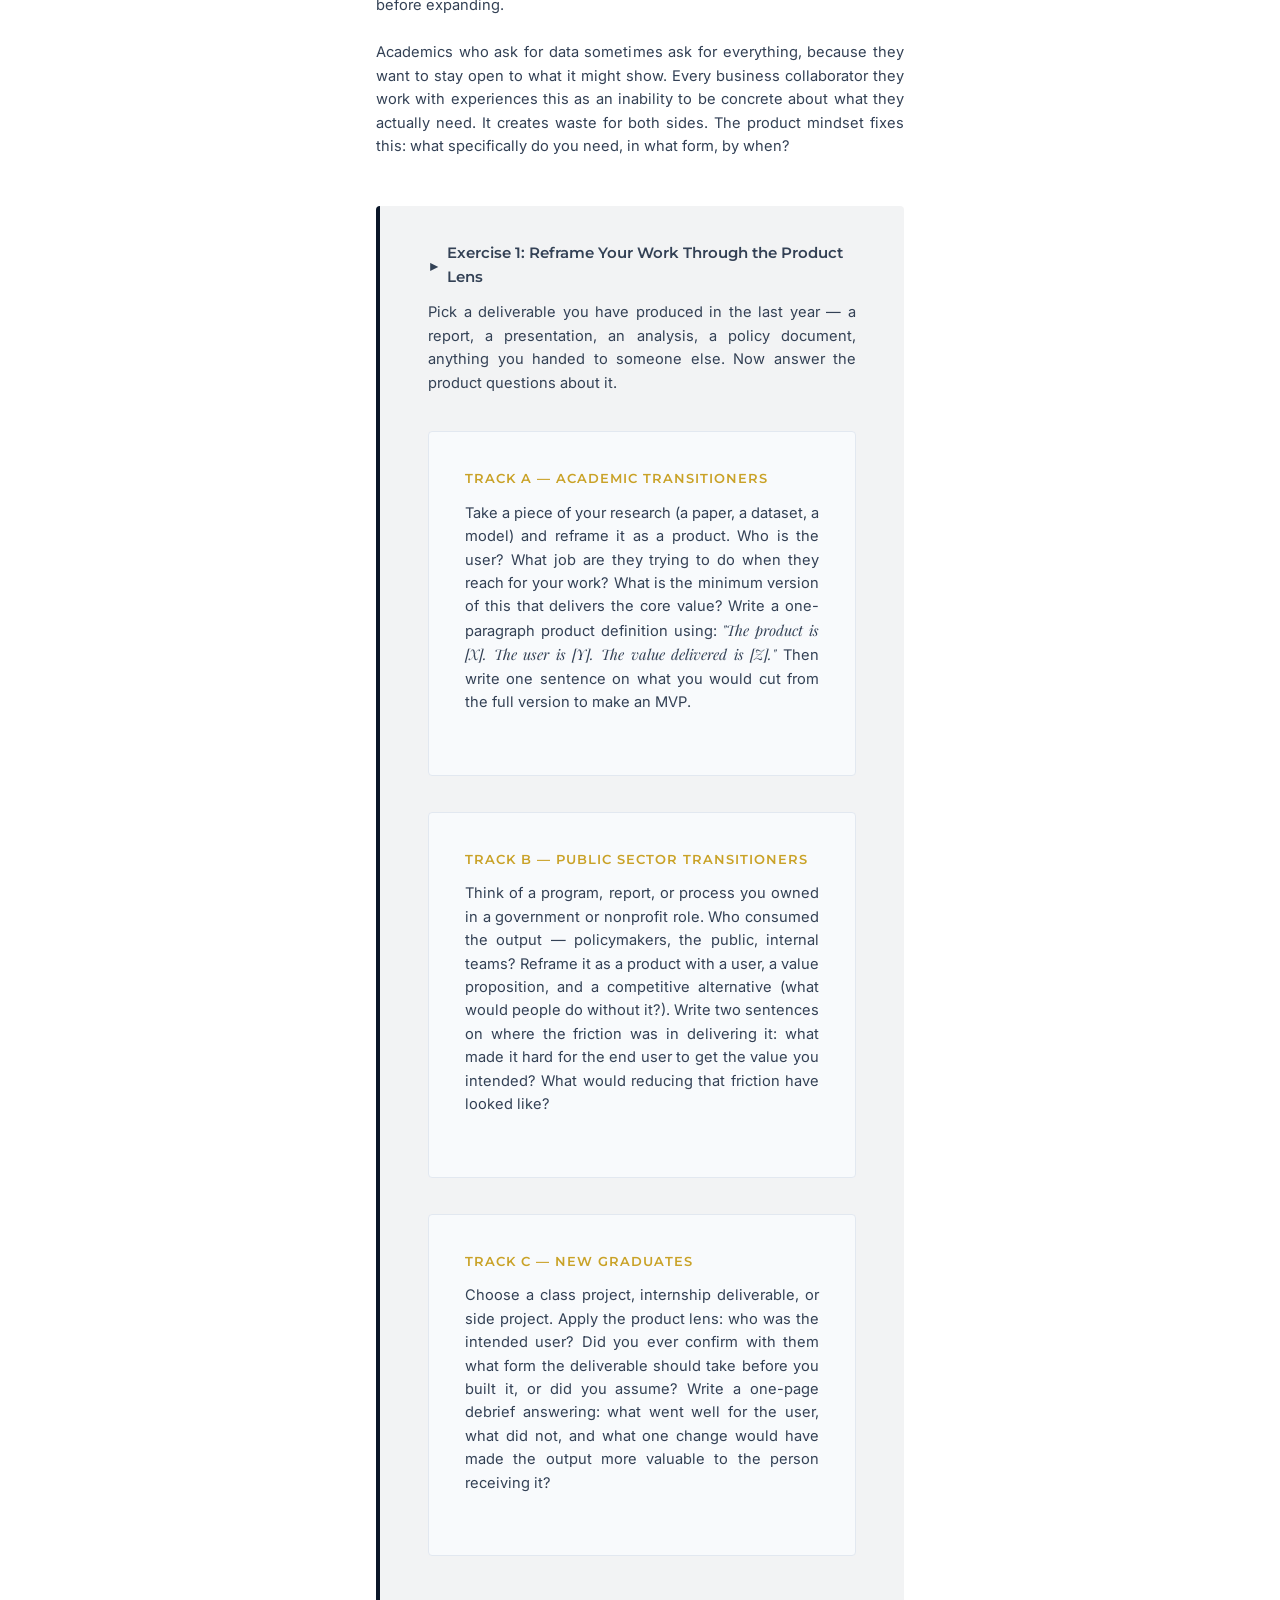
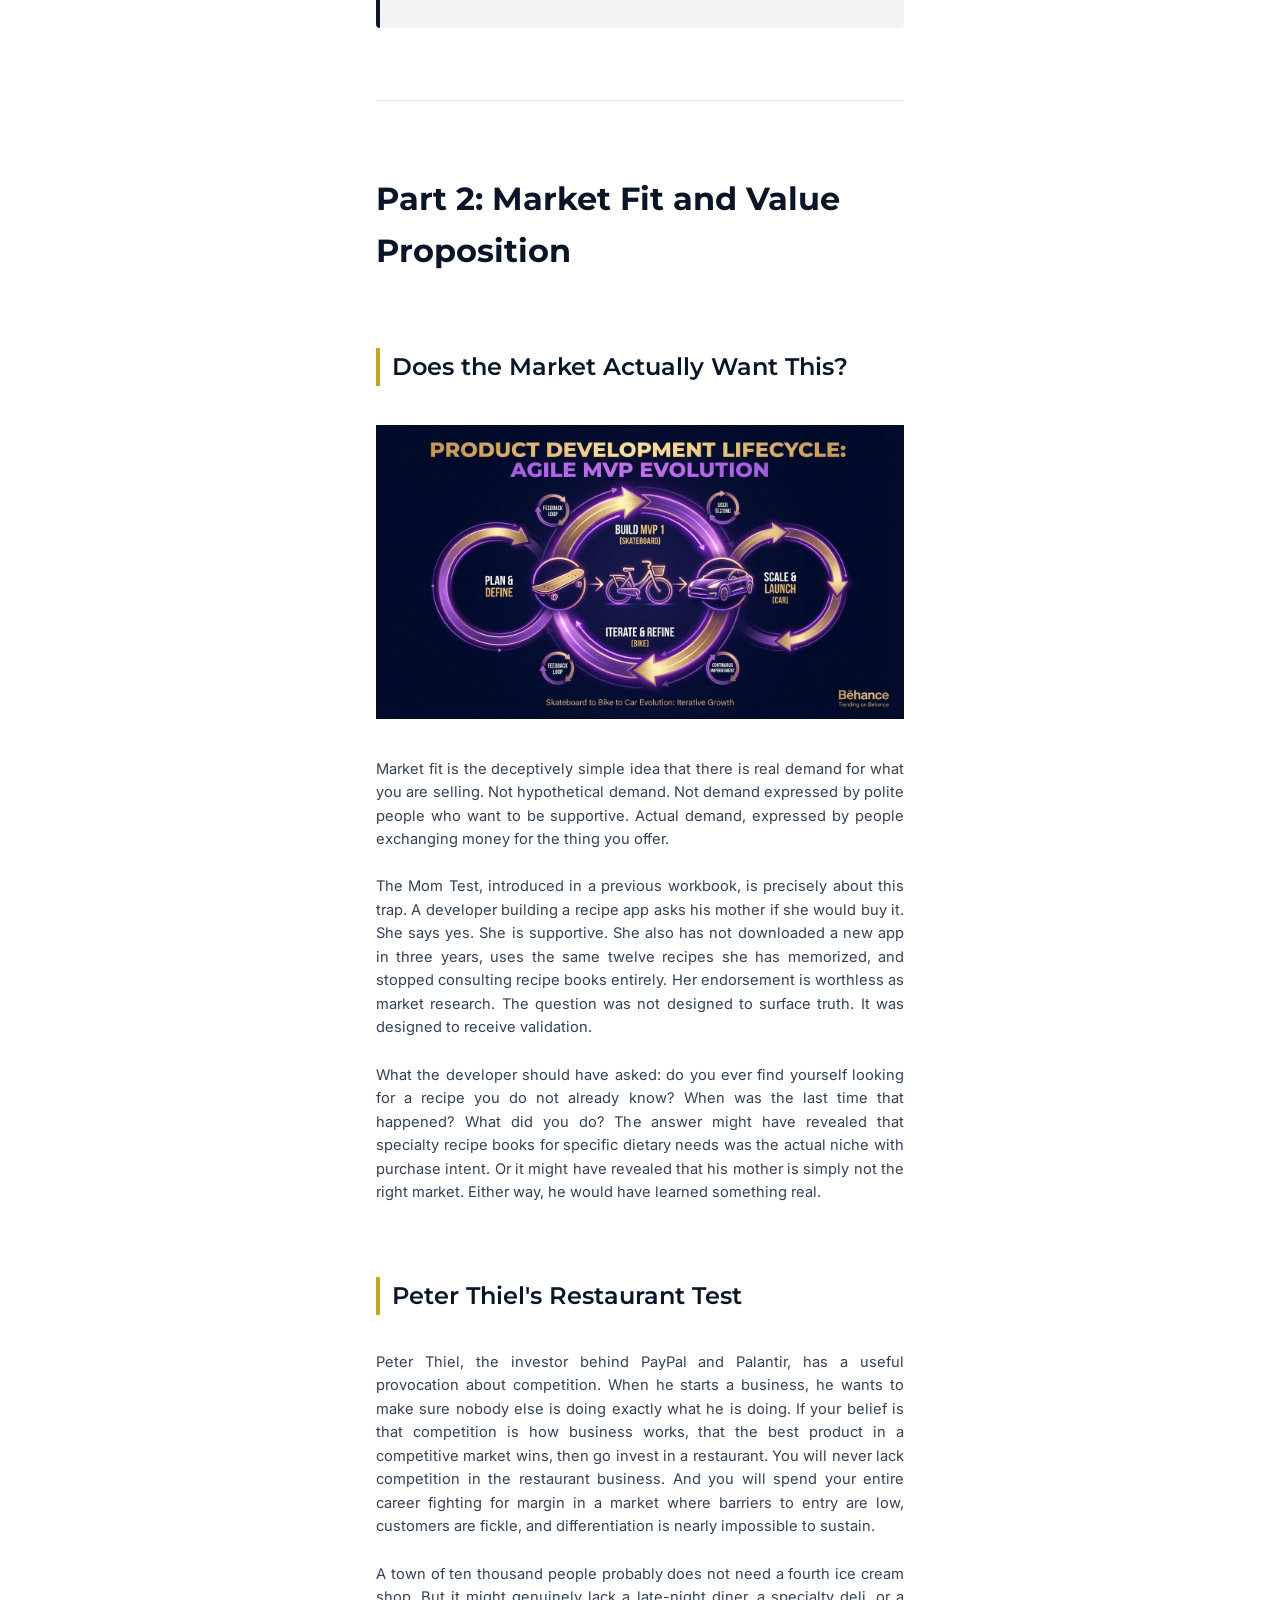
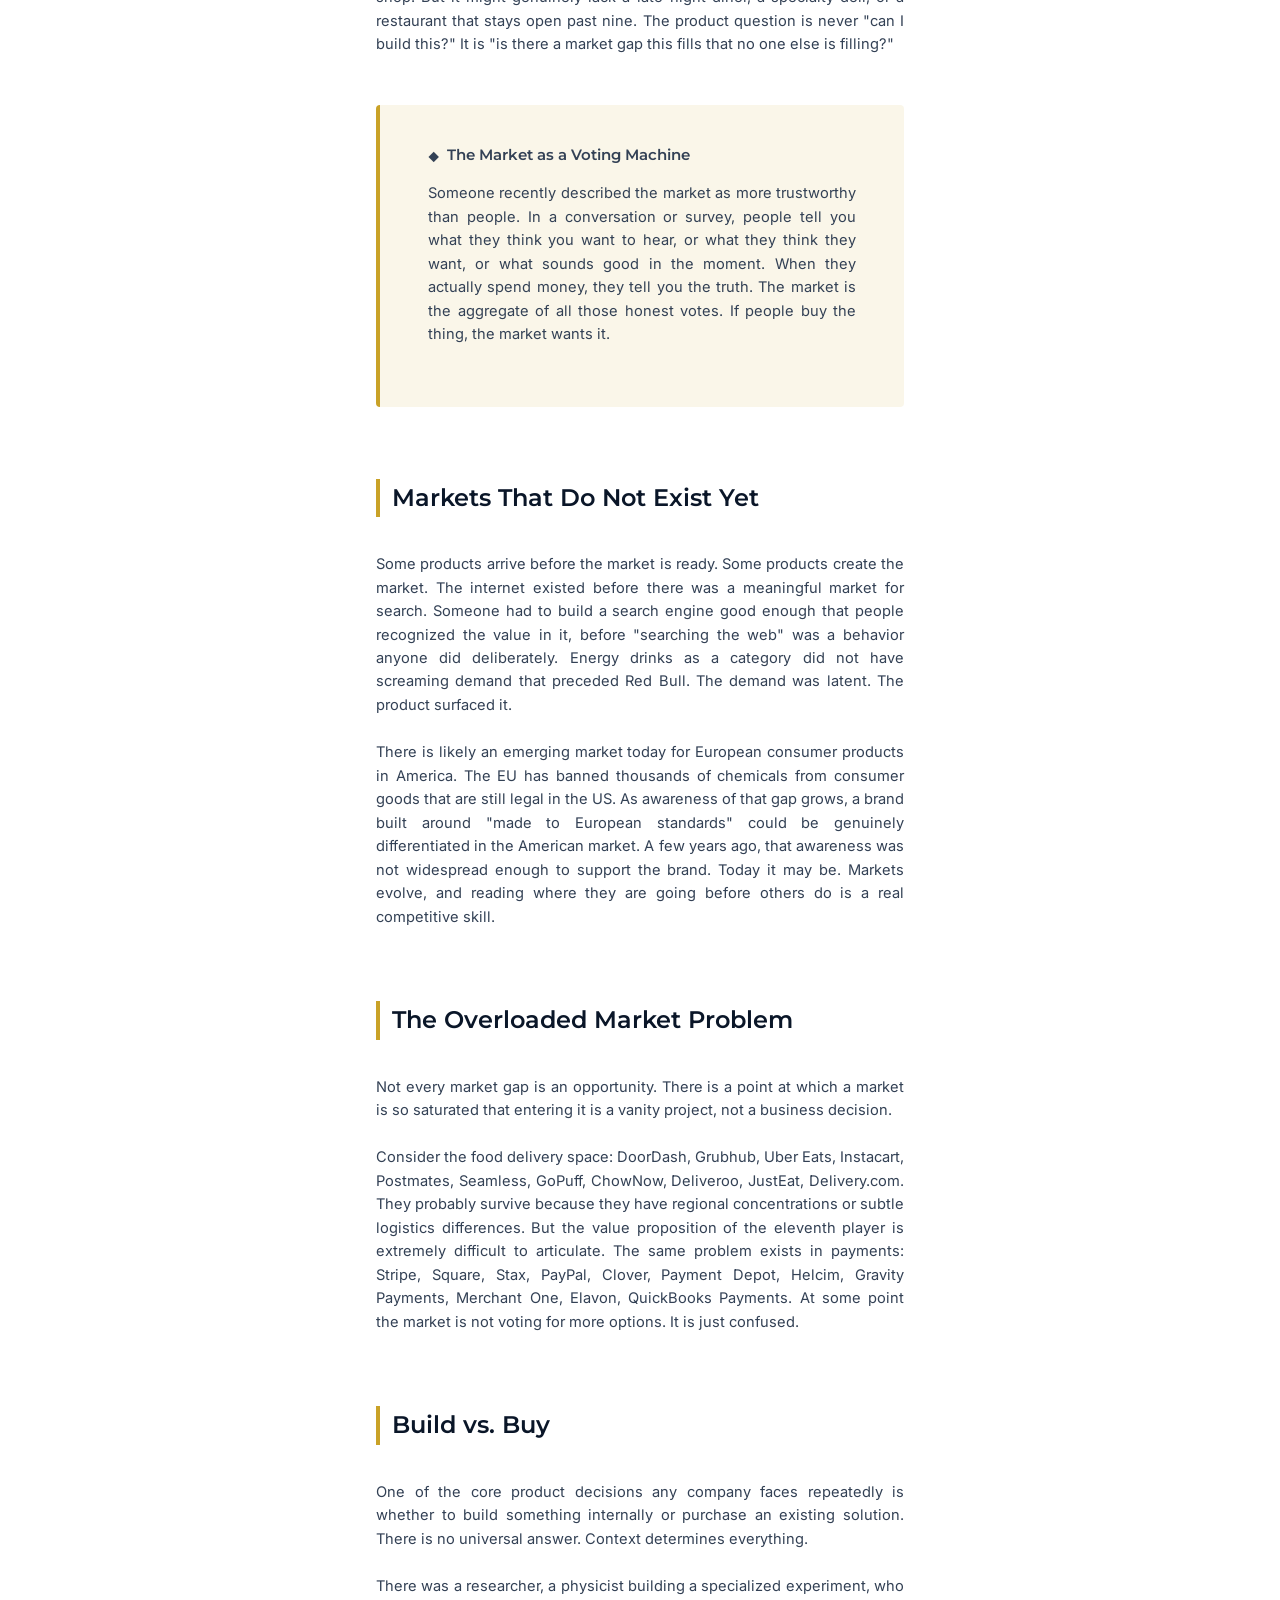
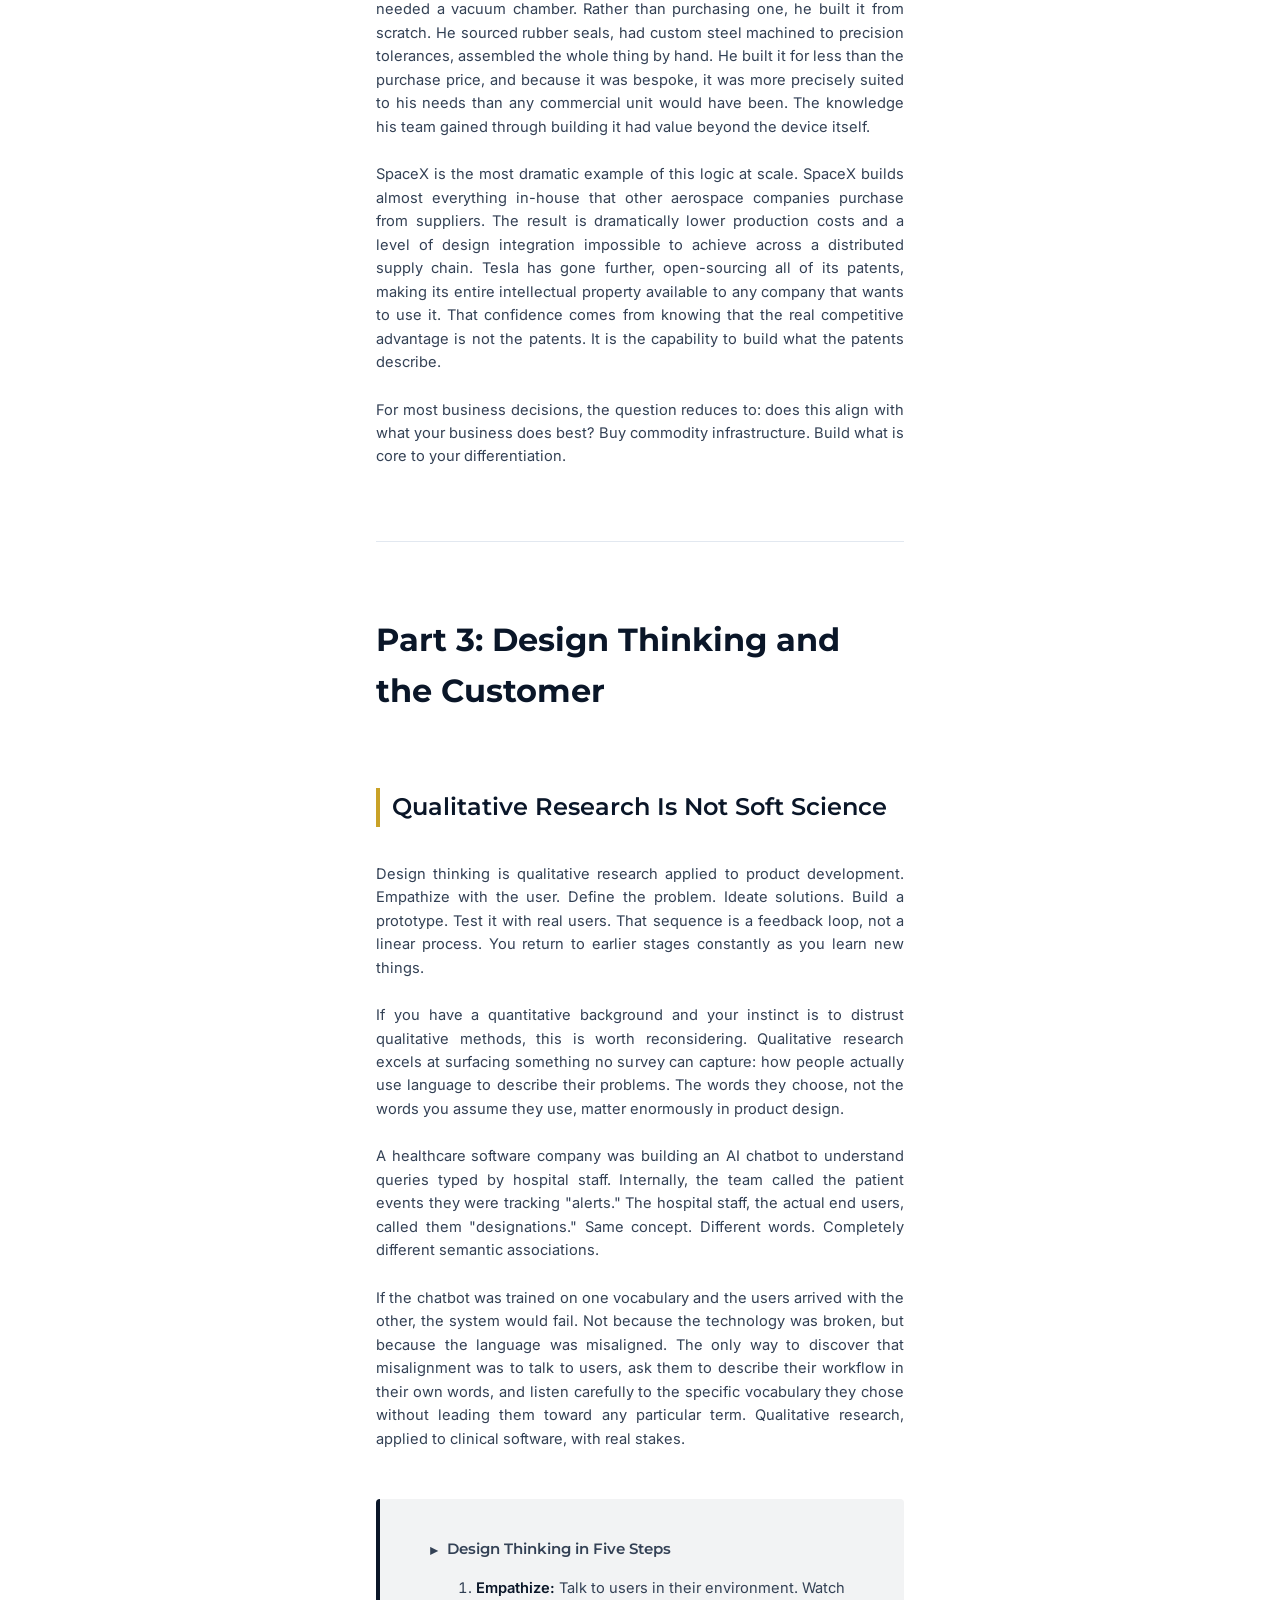
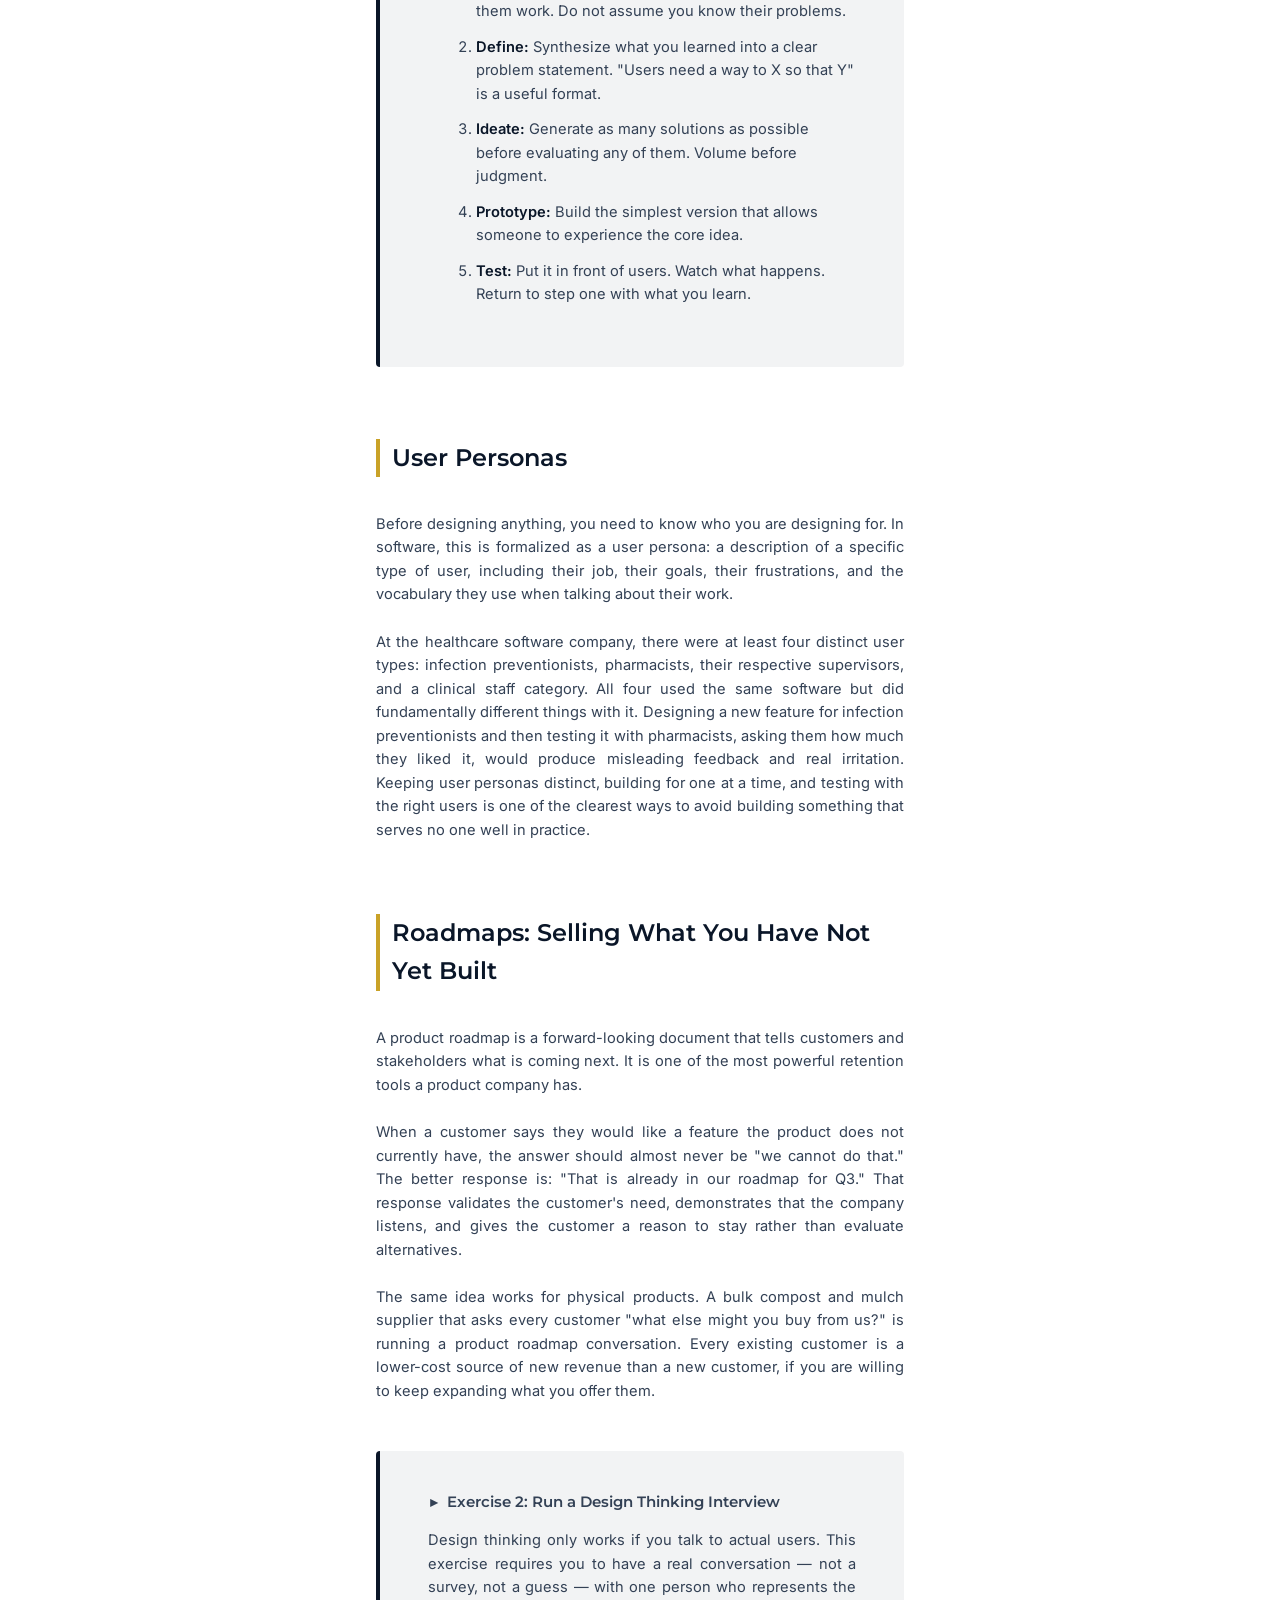
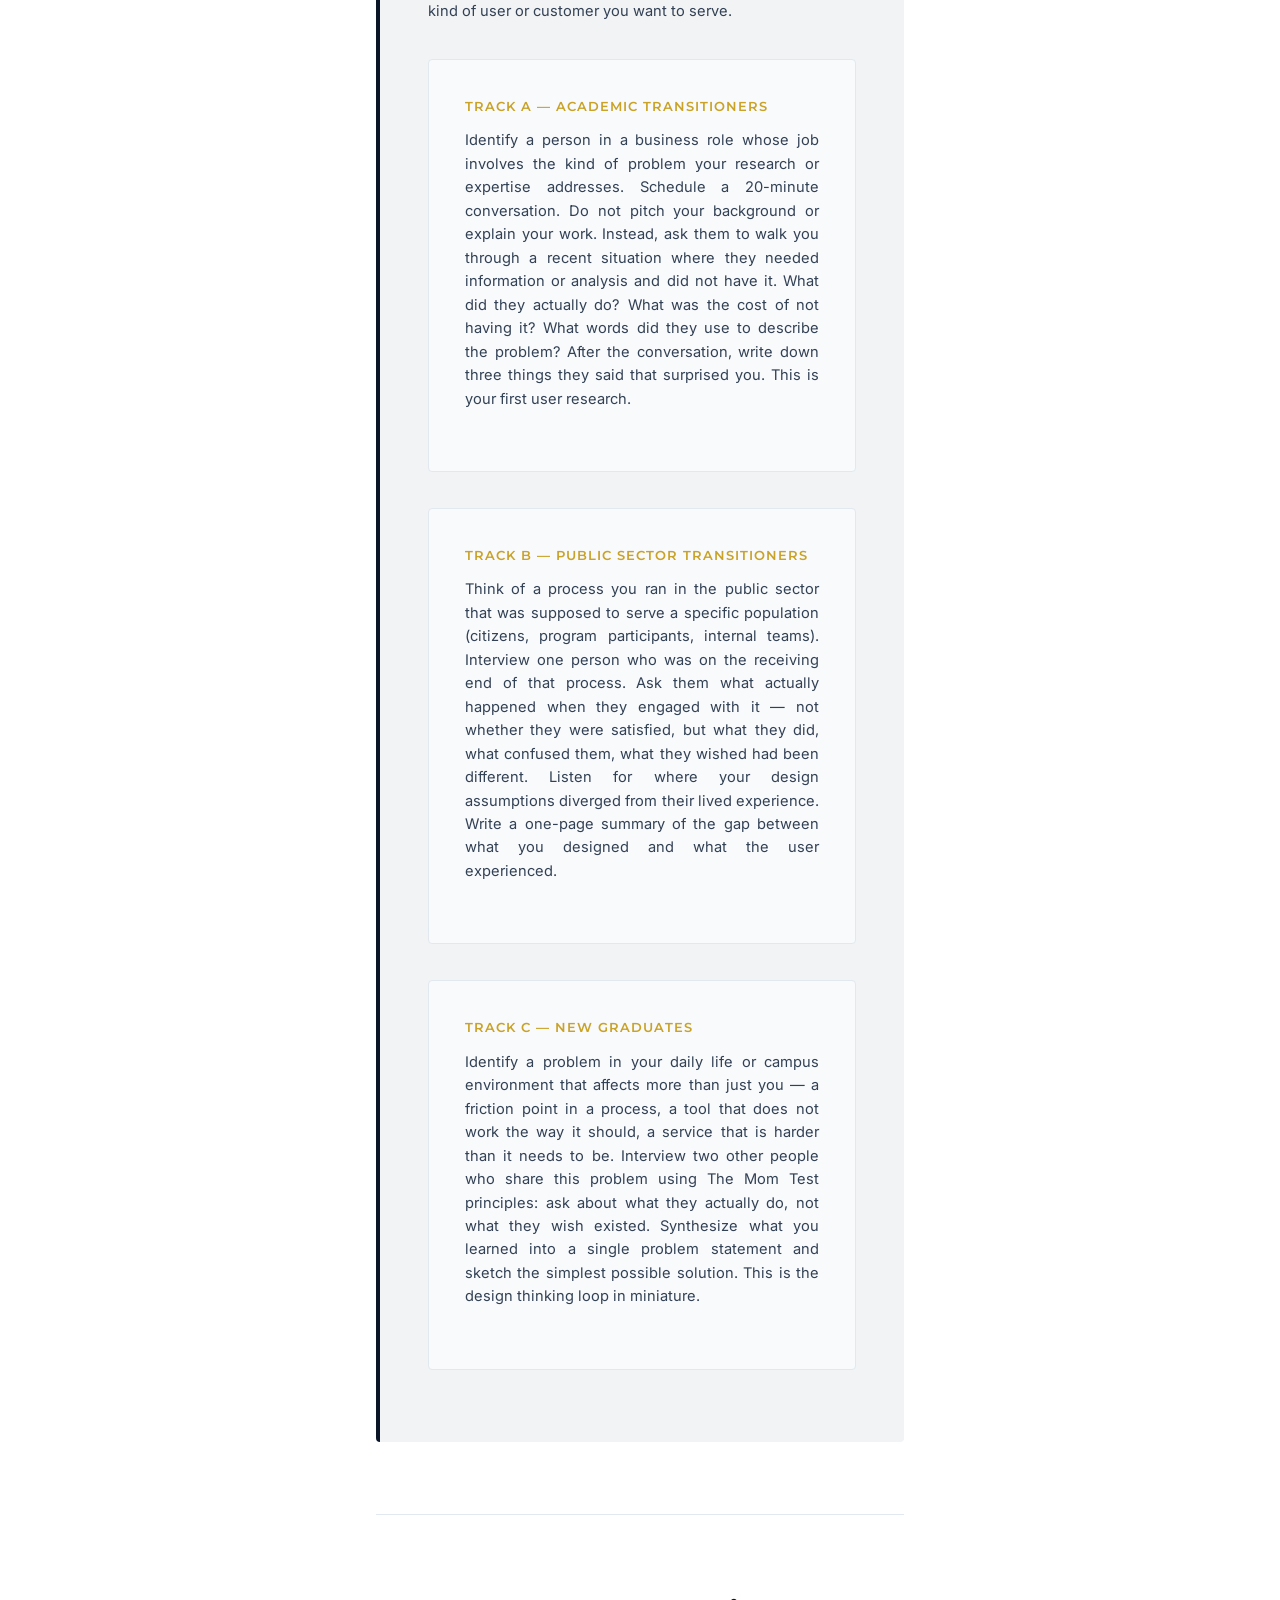
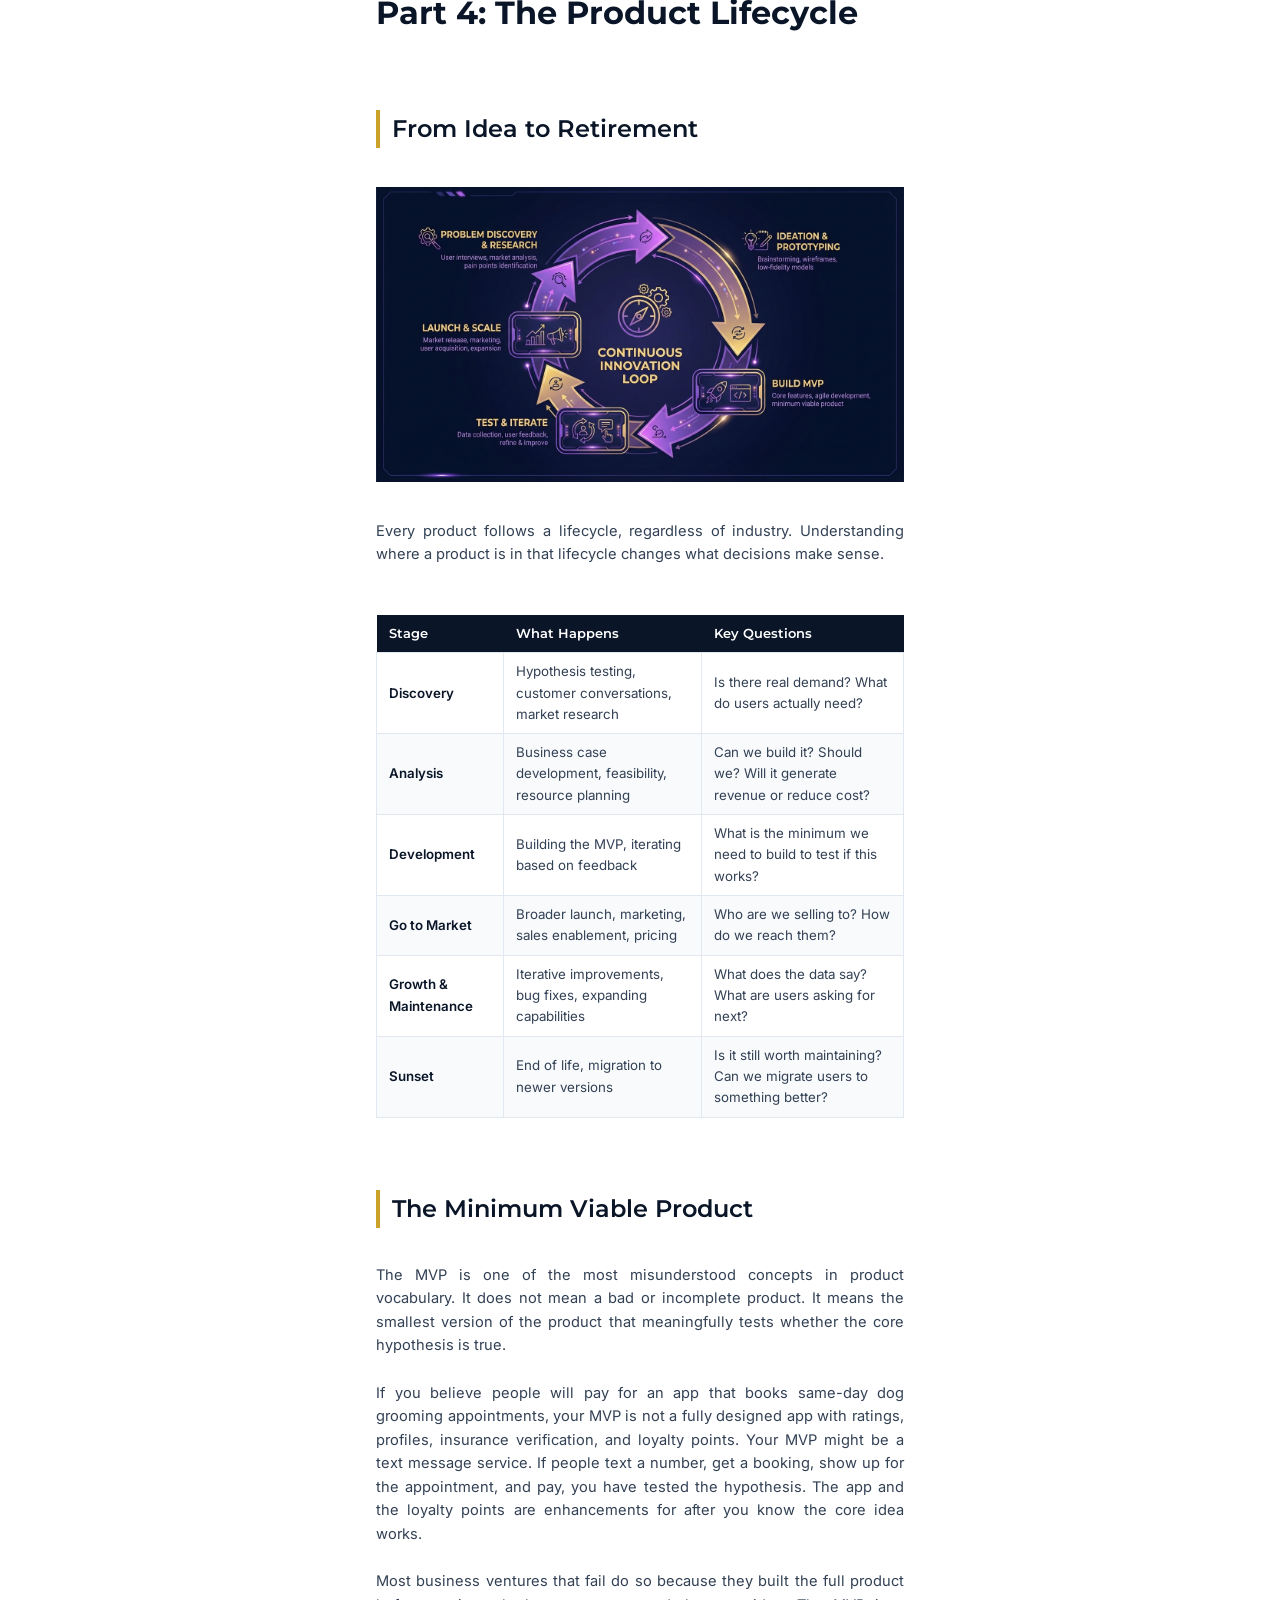
<file: downloads/workbook-04-product-dimension.html>
<!DOCTYPE html>
<html lang="en">
<head>
  <meta charset="utf-8" />
  <meta name="viewport" content="width=device-width, initial-scale=1.0" />
  <title>Workbook 4: The Product Dimension</title>
  <link rel="stylesheet" href="class2career-pdf.css" />
</head>
<body>

<div class="cover">
  <img src="cover-04-product-dimension.png" alt="Workbook 4: The Product Dimension" />
</div>

<div class="content">

<h1>Workbook 4: The Product Dimension</h1>
<p><strong>Class2Career: The Business Communication Toolkit</strong><br>
<em>By Ignis Spindler, PhD</em></p>

<hr>

<p>This is the favorite part. Out of all four dimensions of business covered in this series, product is the one that took the longest to understand, the most resistance to accept, and produces the most return once it clicks.</p>

<p>The resistance is predictable. The vocabulary of product sounds like dressed-up common sense. Value proposition. User stories. Market fit. Minimum viable product. To someone coming from research, where language is precise and carefully earned, the looseness of product vocabulary feels like intellectual slippage. It can feel like people describing obvious things in unnecessarily complicated ways.</p>

<p>That feeling is worth sitting with, because it is wrong.</p>

<p>Product is not a vocabulary. It is a lens. It is a communication framework for getting the right work done with the right people in the right sequence. Once that lens is active, you start applying it to everything: your deliverables, your conversations with colleagues, the way you scope a project before you start it. It makes you more efficient, more trusted, and more effective in nearly every dimension of contribution.</p>

<p>This workbook covers three interlinked ideas: what product is, how value propositions and market fit work, and how Agile is the system that keeps product development moving forward. By the end, you should be able to walk into any business conversation and understand the framework within which people are making product decisions, why they prioritize what they prioritize, and how your work fits into that flow.</p>

<hr>

<h1>Part 1: What Is Product?</h1>

<h2>A Verb Wearing a Noun's Clothes</h2>

<p>The word "product" in everyday English refers to a thing. In business, and particularly in software and technology companies, product refers to a discipline, a mindset, a process. It is closer to a verb than a noun. Thinking in product means thinking continuously about what value something delivers to the person using it, whether that something is a piece of software, a physical object, a service, or even a conversation.</p>

<p>The essential mission of product, stated as simply as possible, is to define a value proposition to a market. What is the thing your company does that other people will pay for? And how does every decision your company makes connect back to making that thing better, clearer, or more accessible?</p>

<p>Marc Andreessen predicted in 2011 that software would "eat the world." What he meant was that the rules-based nature of software makes it capable of solving almost any human system where rules exist. Building permits. Medical records. Restaurant orders. Tax filings. Anywhere society had built a paper process, software could replace it, and often make it faster, cheaper, and more reliable. Product thinking emerged from that realization. If software can do almost anything, the limiting question becomes: what should it do, for whom, and in what order?</p>

<h2>The Product Is Not Always What You Think</h2>

<p>Part of what makes product thinking useful is how it reframes familiar things. Consider these examples:</p>

<div class="callout callout-tip">
  <div class="callout-title"><span class="callout-icon">◆</span> Reframing What the Product Actually Is</div>
  <table>
    <thead>
      <tr><th>Company</th><th>What It Seems to Sell</th><th>What the Product Actually Is</th></tr>
    </thead>
    <tbody>
      <tr><td><strong>Uber</strong></td><td>Rides</td><td>The app interface: real-time tracking, transparent pricing, driver assignment. The ride is delivered by independent contractors.</td></tr>
      <tr><td><strong>USPS</strong></td><td>Mail delivery</td><td>Timely, predictable delivery. The reliability is the product. The package is the vehicle.</td></tr>
      <tr><td><strong>Michelin-star restaurant</strong></td><td>Food</td><td>The chef, the experience, the ritual of the meal. Some guests go specifically for one person in the kitchen.</td></tr>
      <tr><td><strong>Facebook</strong></td><td>A social network</td><td>The Like button, the Feed algorithm, the Share mechanic. Each of these is described internally as its own product.</td></tr>
      <tr><td><strong>Amazon</strong></td><td>E-commerce</td><td>The "Buy with One Click" button was a product decision worth billions. Removing friction from purchase completion changed consumer behavior at scale.</td></tr>
      <tr><td><strong>ServiceNow</strong></td><td>IT management software</td><td>An IT ticketing system. That was all it was. It is now a $400 billion company.</td></tr>
    </tbody>
  </table>
</div>

<p>The Amazon One-Click story is worth pausing on. When the team proposed it, there was real internal risk to think through. What if customers hit the button by accident and flooded customer service with return requests? What if the error rate made the whole feature a net negative for operations? Thinking through how a product feature could blow back on the business is itself a product skill. Every benefit to the customer has downstream consequences on the company side, and someone has to think those through before launch.</p>

<h2>Product Is a Personal Skill, Not Just a Job Title</h2>

<p>One of the most useful things about the product lens is that you can apply it to your own work, not just to what the company builds for customers.</p>

<p>Before starting any significant task for another person, the first question should be: do you know what form the output needs to take? If someone asks for an analysis and you build a beautiful set of charts when they wanted a spreadsheet, you have done excellent work that serves no purpose. If you do not know whether someone wants a graph or a table, and you start working anyway, you are going to waste time and potentially build something that creates more confusion than it resolves.</p>

<p>People coming from academic backgrounds consistently struggle with this. In research, the unbiased stance is a virtue. You explore the data without preconceptions. The data reveals what it reveals. In business, that approach is expensive. The scope of what you could explore is infinite. You have to whittle the problem space down, confirm the shape of the deliverable before you build it, and deliver something small and concrete before expanding.</p>

<p>Academics who ask for data sometimes ask for everything, because they want to stay open to what it might show. Every business collaborator they work with experiences this as an inability to be concrete about what they actually need. It creates waste for both sides. The product mindset fixes this: what specifically do you need, in what form, by when?</p>

<div class="callout callout-exercise">
  <div class="callout-title"><span class="callout-icon">▶</span> Exercise 1: Reframe Your Work Through the Product Lens</div>
  <p>Pick a deliverable you have produced in the last year — a report, a presentation, an analysis, a policy document, anything you handed to someone else. Now answer the product questions about it.</p>
  <div class="track">
    <div class="track-label">Track A — Academic Transitioners</div>
    <p>Take a piece of your research (a paper, a dataset, a model) and reframe it as a product. Who is the user? What job are they trying to do when they reach for your work? What is the minimum version of this that delivers the core value? Write a one-paragraph product definition using: <em>"The product is [X]. The user is [Y]. The value delivered is [Z]."</em> Then write one sentence on what you would cut from the full version to make an MVP.</p>
  </div>
  <div class="track">
    <div class="track-label">Track B — Public Sector Transitioners</div>
    <p>Think of a program, report, or process you owned in a government or nonprofit role. Who consumed the output — policymakers, the public, internal teams? Reframe it as a product with a user, a value proposition, and a competitive alternative (what would people do without it?). Write two sentences on where the friction was in delivering it: what made it hard for the end user to get the value you intended? What would reducing that friction have looked like?</p>
  </div>
  <div class="track">
    <div class="track-label">Track C — New Graduates</div>
    <p>Choose a class project, internship deliverable, or side project. Apply the product lens: who was the intended user? Did you ever confirm with them what form the deliverable should take before you built it, or did you assume? Write a one-page debrief answering: what went well for the user, what did not, and what one change would have made the output more valuable to the person receiving it?</p>
  </div>
</div>

<hr>

<h1>Part 2: Market Fit and Value Proposition</h1>

<h2>Does the Market Actually Want This?</h2>

<figure>
  <img src="diagram-04-product-cycle.png" alt="The Product Cycle" />
</figure>

<p>Market fit is the deceptively simple idea that there is real demand for what you are selling. Not hypothetical demand. Not demand expressed by polite people who want to be supportive. Actual demand, expressed by people exchanging money for the thing you offer.</p>

<p>The Mom Test, introduced in a previous workbook, is precisely about this trap. A developer building a recipe app asks his mother if she would buy it. She says yes. She is supportive. She also has not downloaded a new app in three years, uses the same twelve recipes she has memorized, and stopped consulting recipe books entirely. Her endorsement is worthless as market research. The question was not designed to surface truth. It was designed to receive validation.</p>

<p>What the developer should have asked: do you ever find yourself looking for a recipe you do not already know? When was the last time that happened? What did you do? The answer might have revealed that specialty recipe books for specific dietary needs was the actual niche with purchase intent. Or it might have revealed that his mother is simply not the right market. Either way, he would have learned something real.</p>

<h2>Peter Thiel's Restaurant Test</h2>

<p>Peter Thiel, the investor behind PayPal and Palantir, has a useful provocation about competition. When he starts a business, he wants to make sure nobody else is doing exactly what he is doing. If your belief is that competition is how business works, that the best product in a competitive market wins, then go invest in a restaurant. You will never lack competition in the restaurant business. And you will spend your entire career fighting for margin in a market where barriers to entry are low, customers are fickle, and differentiation is nearly impossible to sustain.</p>

<p>A town of ten thousand people probably does not need a fourth ice cream shop. But it might genuinely lack a late-night diner, a specialty deli, or a restaurant that stays open past nine. The product question is never "can I build this?" It is "is there a market gap this fills that no one else is filling?"</p>

<div class="callout callout-tip">
  <div class="callout-title"><span class="callout-icon">◆</span> The Market as a Voting Machine</div>
  <p>Someone recently described the market as more trustworthy than people. In a conversation or survey, people tell you what they think you want to hear, or what they think they want, or what sounds good in the moment. When they actually spend money, they tell you the truth. The market is the aggregate of all those honest votes. If people buy the thing, the market wants it.</p>
</div>

<h2>Markets That Do Not Exist Yet</h2>

<p>Some products arrive before the market is ready. Some products create the market. The internet existed before there was a meaningful market for search. Someone had to build a search engine good enough that people recognized the value in it, before "searching the web" was a behavior anyone did deliberately. Energy drinks as a category did not have screaming demand that preceded Red Bull. The demand was latent. The product surfaced it.</p>

<p>There is likely an emerging market today for European consumer products in America. The EU has banned thousands of chemicals from consumer goods that are still legal in the US. As awareness of that gap grows, a brand built around "made to European standards" could be genuinely differentiated in the American market. A few years ago, that awareness was not widespread enough to support the brand. Today it may be. Markets evolve, and reading where they are going before others do is a real competitive skill.</p>

<h2>The Overloaded Market Problem</h2>

<p>Not every market gap is an opportunity. There is a point at which a market is so saturated that entering it is a vanity project, not a business decision.</p>

<p>Consider the food delivery space: DoorDash, Grubhub, Uber Eats, Instacart, Postmates, Seamless, GoPuff, ChowNow, Deliveroo, JustEat, Delivery.com. They probably survive because they have regional concentrations or subtle logistics differences. But the value proposition of the eleventh player is extremely difficult to articulate. The same problem exists in payments: Stripe, Square, Stax, PayPal, Clover, Payment Depot, Helcim, Gravity Payments, Merchant One, Elavon, QuickBooks Payments. At some point the market is not voting for more options. It is just confused.</p>

<h2>Build vs. Buy</h2>

<p>One of the core product decisions any company faces repeatedly is whether to build something internally or purchase an existing solution. There is no universal answer. Context determines everything.</p>

<p>There was a researcher, a physicist building a specialized experiment, who needed a vacuum chamber. Rather than purchasing one, he built it from scratch. He sourced rubber seals, had custom steel machined to precision tolerances, assembled the whole thing by hand. He built it for less than the purchase price, and because it was bespoke, it was more precisely suited to his needs than any commercial unit would have been. The knowledge his team gained through building it had value beyond the device itself.</p>

<p>SpaceX is the most dramatic example of this logic at scale. SpaceX builds almost everything in-house that other aerospace companies purchase from suppliers. The result is dramatically lower production costs and a level of design integration impossible to achieve across a distributed supply chain. Tesla has gone further, open-sourcing all of its patents, making its entire intellectual property available to any company that wants to use it. That confidence comes from knowing that the real competitive advantage is not the patents. It is the capability to build what the patents describe.</p>

<p>For most business decisions, the question reduces to: does this align with what your business does best? Buy commodity infrastructure. Build what is core to your differentiation.</p>

<hr>

<h1>Part 3: Design Thinking and the Customer</h1>

<h2>Qualitative Research Is Not Soft Science</h2>

<p>Design thinking is qualitative research applied to product development. Empathize with the user. Define the problem. Ideate solutions. Build a prototype. Test it with real users. That sequence is a feedback loop, not a linear process. You return to earlier stages constantly as you learn new things.</p>

<p>If you have a quantitative background and your instinct is to distrust qualitative methods, this is worth reconsidering. Qualitative research excels at surfacing something no survey can capture: how people actually use language to describe their problems. The words they choose, not the words you assume they use, matter enormously in product design.</p>

<p>A healthcare software company was building an AI chatbot to understand queries typed by hospital staff. Internally, the team called the patient events they were tracking "alerts." The hospital staff, the actual end users, called them "designations." Same concept. Different words. Completely different semantic associations.</p>

<p>If the chatbot was trained on one vocabulary and the users arrived with the other, the system would fail. Not because the technology was broken, but because the language was misaligned. The only way to discover that misalignment was to talk to users, ask them to describe their workflow in their own words, and listen carefully to the specific vocabulary they chose without leading them toward any particular term. Qualitative research, applied to clinical software, with real stakes.</p>

<div class="callout callout-exercise">
  <div class="callout-title"><span class="callout-icon">▶</span> Design Thinking in Five Steps</div>
  <ol>
    <li><strong>Empathize:</strong> Talk to users in their environment. Watch them work. Do not assume you know their problems.</li>
    <li><strong>Define:</strong> Synthesize what you learned into a clear problem statement. "Users need a way to X so that Y" is a useful format.</li>
    <li><strong>Ideate:</strong> Generate as many solutions as possible before evaluating any of them. Volume before judgment.</li>
    <li><strong>Prototype:</strong> Build the simplest version that allows someone to experience the core idea.</li>
    <li><strong>Test:</strong> Put it in front of users. Watch what happens. Return to step one with what you learn.</li>
  </ol>
</div>

<h2>User Personas</h2>

<p>Before designing anything, you need to know who you are designing for. In software, this is formalized as a user persona: a description of a specific type of user, including their job, their goals, their frustrations, and the vocabulary they use when talking about their work.</p>

<p>At the healthcare software company, there were at least four distinct user types: infection preventionists, pharmacists, their respective supervisors, and a clinical staff category. All four used the same software but did fundamentally different things with it. Designing a new feature for infection preventionists and then testing it with pharmacists, asking them how much they liked it, would produce misleading feedback and real irritation. Keeping user personas distinct, building for one at a time, and testing with the right users is one of the clearest ways to avoid building something that serves no one well in practice.</p>

<h2>Roadmaps: Selling What You Have Not Yet Built</h2>

<p>A product roadmap is a forward-looking document that tells customers and stakeholders what is coming next. It is one of the most powerful retention tools a product company has.</p>

<p>When a customer says they would like a feature the product does not currently have, the answer should almost never be "we cannot do that." The better response is: "That is already in our roadmap for Q3." That response validates the customer's need, demonstrates that the company listens, and gives the customer a reason to stay rather than evaluate alternatives.</p>

<p>The same idea works for physical products. A bulk compost and mulch supplier that asks every customer "what else might you buy from us?" is running a product roadmap conversation. Every existing customer is a lower-cost source of new revenue than a new customer, if you are willing to keep expanding what you offer them.</p>

<div class="callout callout-exercise">
  <div class="callout-title"><span class="callout-icon">▶</span> Exercise 2: Run a Design Thinking Interview</div>
  <p>Design thinking only works if you talk to actual users. This exercise requires you to have a real conversation — not a survey, not a guess — with one person who represents the kind of user or customer you want to serve.</p>
  <div class="track">
    <div class="track-label">Track A — Academic Transitioners</div>
    <p>Identify a person in a business role whose job involves the kind of problem your research or expertise addresses. Schedule a 20-minute conversation. Do not pitch your background or explain your work. Instead, ask them to walk you through a recent situation where they needed information or analysis and did not have it. What did they actually do? What was the cost of not having it? What words did they use to describe the problem? After the conversation, write down three things they said that surprised you. This is your first user research.</p>
  </div>
  <div class="track">
    <div class="track-label">Track B — Public Sector Transitioners</div>
    <p>Think of a process you ran in the public sector that was supposed to serve a specific population (citizens, program participants, internal teams). Interview one person who was on the receiving end of that process. Ask them what actually happened when they engaged with it — not whether they were satisfied, but what they did, what confused them, what they wished had been different. Listen for where your design assumptions diverged from their lived experience. Write a one-page summary of the gap between what you designed and what the user experienced.</p>
  </div>
  <div class="track">
    <div class="track-label">Track C — New Graduates</div>
    <p>Identify a problem in your daily life or campus environment that affects more than just you — a friction point in a process, a tool that does not work the way it should, a service that is harder than it needs to be. Interview two other people who share this problem using The Mom Test principles: ask about what they actually do, not what they wish existed. Synthesize what you learned into a single problem statement and sketch the simplest possible solution. This is the design thinking loop in miniature.</p>
  </div>
</div>

<hr>

<h1>Part 4: The Product Lifecycle</h1>

<h2>From Idea to Retirement</h2>

<figure>
  <img src="diagram-04-product-workflow.png" alt="The Product Workflow" />
</figure>

<p>Every product follows a lifecycle, regardless of industry. Understanding where a product is in that lifecycle changes what decisions make sense.</p>

<table>
  <thead>
    <tr>
      <th>Stage</th>
      <th>What Happens</th>
      <th>Key Questions</th>
    </tr>
  </thead>
  <tbody>
    <tr>
      <td><strong>Discovery</strong></td>
      <td>Hypothesis testing, customer conversations, market research</td>
      <td>Is there real demand? What do users actually need?</td>
    </tr>
    <tr>
      <td><strong>Analysis</strong></td>
      <td>Business case development, feasibility, resource planning</td>
      <td>Can we build it? Should we? Will it generate revenue or reduce cost?</td>
    </tr>
    <tr>
      <td><strong>Development</strong></td>
      <td>Building the MVP, iterating based on feedback</td>
      <td>What is the minimum we need to build to test if this works?</td>
    </tr>
    <tr>
      <td><strong>Go to Market</strong></td>
      <td>Broader launch, marketing, sales enablement, pricing</td>
      <td>Who are we selling to? How do we reach them?</td>
    </tr>
    <tr>
      <td><strong>Growth &amp; Maintenance</strong></td>
      <td>Iterative improvements, bug fixes, expanding capabilities</td>
      <td>What does the data say? What are users asking for next?</td>
    </tr>
    <tr>
      <td><strong>Sunset</strong></td>
      <td>End of life, migration to newer versions</td>
      <td>Is it still worth maintaining? Can we migrate users to something better?</td>
    </tr>
  </tbody>
</table>

<h2>The Minimum Viable Product</h2>

<p>The MVP is one of the most misunderstood concepts in product vocabulary. It does not mean a bad or incomplete product. It means the smallest version of the product that meaningfully tests whether the core hypothesis is true.</p>

<p>If you believe people will pay for an app that books same-day dog grooming appointments, your MVP is not a fully designed app with ratings, profiles, insurance verification, and loyalty points. Your MVP might be a text message service. If people text a number, get a booking, show up for the appointment, and pay, you have tested the hypothesis. The app and the loyalty points are enhancements for after you know the core idea works.</p>

<p>Most business ventures that fail do so because they built the full product before testing whether anyone wanted the core idea. The MVP is a mechanism for being wrong cheaply and quickly instead of expensively and late.</p>

<h2>Sunsetting: The Product Decision Nobody Likes</h2>

<p>Every product has a natural end of life. The company behind FLIR infrared cameras eventually removed the companion app from the iOS App Store. Cameras that cost $100 and worked perfectly suddenly could not connect to the software. The decision, from the company's perspective, was rational: the engineering cost of supporting old hardware was not worth the revenue from a customer base that was not buying new products. From the customer's perspective, it felt like abandonment.</p>

<p>Sunsetting is a product decision. So is using it as a forcing function to push customers toward an upgrade. Both are legitimate. The difference is whether the transition is managed in a way that respects the customer relationship or erodes it. That distinction is a product question.</p>

<h2>The Impact-Effort Matrix</h2>

<p>When a backlog has ten competing priorities, the first tool product teams reach for is the impact-effort matrix. Draw two axes: impact (high to low, vertical) and effort (low to high, horizontal). Every potential project lands in one of four quadrants.</p>

<div class="two-col">
<div>
  <h4>High Impact, Low Effort</h4>
  <p>Do these immediately. A small investment produces a large return. They should always jump the queue.</p>

  <h4>High Impact, High Effort</h4>
  <p>Plan these carefully. These are the major initiatives. They deserve full resources and proper roadmap sequencing.</p>
</div>
<div>
  <h4>Low Impact, Low Effort</h4>
  <p>Do these when convenient. They clear technical debt without consuming much capacity.</p>

  <h4>Low Impact, High Effort</h4>
  <p>Avoid these. They consume resources and produce little return. Every backlog has them. Ruthless prioritization means being willing to kill them.</p>
</div>
</div>

<hr>

<h1>Part 5: Agile — Chunking the Work</h1>

<h2>Why Agile Exists</h2>

<p>Agile originated in the military, specifically in thinking about how information should flow on a submarine. The captain does not need to know how to read every screen on the sonar station. The sonar operator does not need to know the captain's navigation strategy. Each person in the chain needs to know what is necessary for their role, and information needs to move up and down the chain efficiently without forcing everyone to carry everything.</p>

<p>The same logic applies to any large project. Chunking the work means identifying what cannot be done until something else is finished, what can be done in parallel, and how to deliver something of value at every stage rather than waiting until the entire project is complete.</p>

<h2>The Car Analogy</h2>

<p>The clearest illustration of Agile involves building a car for someone who needs to get to work five miles away.</p>

<p>The obvious request is: build me a car. But what that person actually needs is to get to work faster. Those are not the same thing. A car will take three months. A skateboard can be handed over today. A bicycle can be built in two weeks. A motorized version of something can be ready in a month. Three months from now, the car is finished.</p>

<p>At each stage, the person gets to work faster than the day before. They are receiving value throughout the process rather than waiting in limbo hoping the final product is what they wanted. And critically, the team building the car learns things along the way that make the final car better than it would have been if they had committed to the full design without ever showing the customer anything intermediate.</p>

<p>The opposite of Agile is called Waterfall. In Waterfall, you receive nothing until the entire project is complete. The problem with Waterfall for complex, novel projects is that by the time the deliverable arrives, requirements may have changed, the customer's understanding of what they wanted may have evolved, and all the intermediate learning that would have improved the product along the way has been lost.</p>

<div class="callout callout-tip">
  <div class="callout-title"><span class="callout-icon">◆</span> The Physics Analogy</div>
  <p>In nuclear physics experiments, measurements in the physical world have to match the Monte Carlo simulation. The simulation is what theory predicts. The physical experiment is what actually happens. If they do not agree, something is wrong with either the model or the measurement. You iterate, adjust, retest, until simulation and reality converge. Agile product development works the same way: you are constantly making the thing you are building converge with what the customer actually wants, through real feedback at every stage, not through a single reveal at the end.</p>
</div>

<h2>Epic, Story, Spike, Bug</h2>

<p>Agile classifies units of work into four types:</p>

<table>
  <thead>
    <tr>
      <th>Work Type</th>
      <th>Description</th>
      <th>Deliverable?</th>
    </tr>
  </thead>
  <tbody>
    <tr>
      <td><strong>Epic</strong></td>
      <td>A large initiative containing many stories. Building a new reporting module is an epic. Building the entire car is an epic.</td>
      <td>Not directly — completed through stories</td>
    </tr>
    <tr>
      <td><strong>Story</strong></td>
      <td>A discrete unit of work that produces a tangible deliverable. Written from the user's perspective: "As a [user], I need [feature] so that [outcome]."</td>
      <td>Yes, always. A story with no deliverable is not a story.</td>
    </tr>
    <tr>
      <td><strong>Spike</strong></td>
      <td>Research work. Investigating which approach to use before building. Time-boxed and does not produce a feature.</td>
      <td>No — knowledge only. Rare: roughly one per ten stories.</td>
    </tr>
    <tr>
      <td><strong>Bug</strong></td>
      <td>Something broken that needs fixing. A defect is specifically a bug introduced by a recent deployment.</td>
      <td>Yes, always. Bugs jump the queue.</td>
    </tr>
  </tbody>
</table>

<hr>

<h1>Part 6: The Agile Ritual — Scrum</h1>

<h2>Sprints and the Backlog</h2>

<figure>
  <img src="diagram-04-agile-sprint.png" alt="The Agile Sprint Cycle" />
</figure>

<p>The unit of time in Agile is the sprint, typically one to two weeks. The sprint is the period within which a team commits to completing a set of stories from the backlog.</p>

<p>The backlog is the full list of stories that have been written and prioritized but not yet completed. It is constantly growing (new requests come in), constantly being pruned (old requests become irrelevant), and constantly being reordered as priorities shift with the business.</p>

<h2>Stand-Ups</h2>

<p>Every day, the team gathers for fifteen minutes. Three questions: what did I work on yesterday, what am I working on today, and is anything blocking me? Fifteen minutes. Then everyone disperses and gets back to work.</p>

<p>The stand-up sounds trivial. It is not. Daily stand-ups are where blockers get surfaced before they become crises. A developer realizes the feature they are building depends on something a colleague just finished and can have a five-minute sidebar rather than discovering the dependency two days later. For any team doing collaborative work, a daily fifteen-minute stand-up is almost always worth the cost.</p>

<h2>Refinement</h2>

<p>Before a story can be worked on, it needs to be refined. The person who wrote the story sits down with the engineers who will build it and works through exactly what is being asked for.</p>

<p>A story that says "build a graph that shows X versus Y" still needs answers to: what should the axes be labeled? What type of graph? What is the data source? What happens when there is no data? What should the user be able to interact with? Without these specifics, the story is a guess. With them, the engineer knows exactly what done looks like. Refinement is where misaligned expectations get resolved before they become wasted work.</p>

<h2>Pointing</h2>

<p>Before engineers begin a sprint, they estimate the complexity of each story using a Fibonacci-based pointing system: 1, 2, 3, 5, 8, 13. The Fibonacci sequence is used deliberately: the gaps between higher numbers reflect the genuine uncertainty that comes with more complex work.</p>

<p>A one-point story takes a few hours. A three-point story takes most of a day. A five-point story might take two days. When a story reaches eight or thirteen points, the team usually concludes it should be broken into two stories.</p>

<p>Every engineer on the team holds up their estimate simultaneously. If one says one point and another says five, they do not average. They discuss. Why does one person see this as simple and another sees it as complex? That conversation often reveals hidden dependencies or misunderstandings that would have caused problems later. Pointing is shared understanding as much as it is estimation.</p>

<p>The number of points a team completes per sprint is called velocity. Tracking velocity over time tells you whether the team is getting faster, slower, or consistent, and gives you a basis for forecasting how much runway a given backlog represents.</p>

<h2>Retrospectives</h2>

<p>At the end of each sprint, the team holds a retrospective. Three questions: what went well, what did not, what should we change next sprint? The format sounds simple. The discipline is doing it consistently and actually changing things based on what surfaces.</p>

<p>Retrospectives should happen far more often than they do in most organizations. Any team that finishes something significant and immediately moves on without reflecting on what worked is giving up a learning opportunity that costs nothing to take.</p>

<h2>What Agile Does Well — and What It Does Badly</h2>

<div class="two-col">
<div>
  <h4>Agile Is Good At</h4>
  <ul>
    <li>Iterative improvement on an existing product</li>
    <li>Transparency across the team about who is doing what</li>
    <li>Frequent delivery of value</li>
    <li>Surfacing bugs and blockers early</li>
    <li>Making work measurable through velocity</li>
  </ul>
</div>
<div>
  <h4>Agile Struggles With</h4>
  <ul>
    <li>Creating something entirely new with no prior art</li>
    <li>Cross-functional coordination between teams on different cadences</li>
    <li>Documentation, which Agile culture tends to deprioritize</li>
    <li>Context switching between projects</li>
    <li>Long-horizon research with inherently uncertain deliverables</li>
  </ul>
</div>
</div>

<div class="callout callout-tip">
  <div class="callout-title"><span class="callout-icon">◆</span> The Google Latency Story</div>
  <p>At a certain point in Google's growth, product performance had degraded enough that leadership made a remarkable call: for approximately two months, all feature development stopped. Every engineering team shifted entirely to speed and latency. The whole business redirected toward one goal. This was only possible because of rigorous measurement (they knew exactly how slow things had become) and because leadership was willing to pause revenue-generating work to fix an infrastructure problem. Most businesses will never make that call. The ones that do tend to have better products afterward.</p>
</div>

<div class="callout callout-exercise">
  <div class="callout-title"><span class="callout-icon">▶</span> Exercise 3: Chunk a Real Project Into Agile Stories</div>
  <p>Take a project you are currently working on, or one you plan to start soon. Practice the Agile discipline of chunking it into stories — discrete units of work that each produce a tangible deliverable.</p>
  <div class="track">
    <div class="track-label">Track A — Academic Transitioners</div>
    <p>Choose a research or analysis project you are planning. Instead of treating it as one deliverable at the end, break it into at least five stories using the format: <em>"As a [recipient of this work], I need [specific output] so that [specific decision or action]."</em> Assign each story one, two, or three points based on complexity. Then identify which story you would deliver first to show progress before the full project is complete. Run a one-week personal sprint on your top two stories and hold a two-minute retrospective with yourself at the end: what went well, what did not, what would you change?</p>
  </div>
  <div class="track">
    <div class="track-label">Track B — Public Sector Transitioners</div>
    <p>Think of a policy initiative, program rollout, or operational improvement project from your public sector experience. Reconstruct it as Agile stories after the fact: what were the discrete deliverables? Which ones could have been shipped to stakeholders earlier to get feedback before the final product was complete? Identify at least one point where a Waterfall assumption (we will show them everything when it is done) created a problem that earlier delivery would have prevented. Write a brief comparison of how the project actually ran versus how it would have run under Agile principles.</p>
  </div>
  <div class="track">
    <div class="track-label">Track C — New Graduates</div>
    <p>Choose any personal goal for the next month — a job search milestone, a skill you want to build, a project you want to complete. Set up a free Jira or Asana account and create one epic for the goal. Write at least four stories under it, each with a concrete deliverable. Point each story. Commit to a one-week sprint and hold a stand-up with yourself each morning (two minutes: what did I do yesterday, what am I doing today, is anything blocking me?). At the end of the week, hold a retrospective and update your backlog. This is the Agile ritual, applied to your own career.</p>
  </div>
</div>

<hr>

<h1>Part 7: Prioritization</h1>

<h2>The Hardest Word in Product</h2>

<p>Product, Agile, and prioritization form a trio. They depend on each other. Agile is the mechanism for executing work. Prioritization determines which work gets executed. Product is the communication framework that makes both possible.</p>

<p>Prioritization sounds simple: do the most important things first. In practice, it is where most organizations struggle. The backlog grows. Every stakeholder has a priority. Sales wants the feature they promised a client. Engineering wants to pay down technical debt. Marketing wants the redesign. Leadership wants the new dashboard. All of these requests have real justifications. None is obviously wrong. Prioritization means saying not yet to some of them.</p>

<p>There are always beautiful visions of projects that would genuinely improve things sitting in some backlog somewhere, flagged as low priority because they are not immediately affecting revenue. Some of them are quietly brilliant. Most will never get built. The things that get done are the things that most immediately impact the business's ability to survive and grow. Long-term, slow-to-impact projects get deprioritized. They almost always do. The academic sensibility, that important work should be pursued on its own terms, is one of the genuine cultural losses in the transition from research to industry.</p>

<h2>Bugs Always Jump the Queue</h2>

<p>There is one exception to the prioritization hierarchy: bugs. When something is broken and users are affected, it goes to the top. No story, no epic, no strategic initiative takes precedence over a bug that is breaking the product for real users. The cost of a bug that sits unfixed while the team works on new features is not just the bug. It is the compounding erosion of the relationship with every user who encounters it.</p>

<h2>Who Decides Priority</h2>

<p>Engineers do not decide what to work on. Users, through their representatives (product managers and customer service), define what is needed. Leadership defines what the business needs. Product synthesizes those two inputs and translates them into a prioritized backlog. Engineers do the pointing that determines complexity. Then engineers execute.</p>

<p>The division of responsibility is intentional. If engineers chose their own work, they would optimize for technical interest and elegance. If users chose directly, they would prioritize their own needs over business strategy. Product holds all of those perspectives in tension and produces a sequence of work that is simultaneously technically sound, strategically coherent, and genuinely valuable to the people using the product.</p>

<hr>

<h1>Part 8: Academic Skills Translated</h1>

<table>
  <thead>
    <tr>
      <th>Academic Background</th>
      <th>Product Equivalent</th>
      <th>How to Frame It</th>
    </tr>
  </thead>
  <tbody>
    <tr>
      <td>Experimental design and hypothesis testing</td>
      <td>MVP development and A/B testing</td>
      <td>"I designed experiments to test specific hypotheses with real users before scaling."</td>
    </tr>
    <tr>
      <td>Qualitative interview methods</td>
      <td>User research and design thinking</td>
      <td>"I conducted structured interviews to surface user needs without leading the respondent."</td>
    </tr>
    <tr>
      <td>Grant writing and project scoping</td>
      <td>Product roadmapping and business case development</td>
      <td>"I defined project scope, resources, and success criteria before beginning work."</td>
    </tr>
    <tr>
      <td>Literature review and competitive analysis</td>
      <td>Competitive landscape research</td>
      <td>"I assessed existing solutions to identify gaps my work could fill."</td>
    </tr>
    <tr>
      <td>Peer review and revision cycles</td>
      <td>Refinement meetings and sprint retrospectives</td>
      <td>"I built structured feedback loops into every project cycle."</td>
    </tr>
    <tr>
      <td>Conference presentations and papers</td>
      <td>Product demos and go-to-market messaging</td>
      <td>"I communicated complex technical work to non-specialist audiences."</td>
    </tr>
    <tr>
      <td>Lab or research team management</td>
      <td>Agile team leadership, backlog management</td>
      <td>"I coordinated cross-functional teams toward shared deliverables on a defined timeline."</td>
    </tr>
  </tbody>
</table>

<hr>

<h1>Recommended Reading</h1>

<div class="book-rec">
  <h4>Inspired: How to Create Tech Products Customers Love — Marty Cagan</h4>
  <p>The most comprehensive single book on product management. Cagan covers everything from defining a product vision to building and running product teams. This is the closest thing the product discipline has to a canonical text.</p>
  <p><a href="https://amzn.to/3XuVmNQ">View on Amazon →</a></p>
</div>

<div class="book-rec">
  <h4>The Goal — Eliyahu Goldratt</h4>
  <p>A novel set in a manufacturing plant that is the foundational text for understanding bottlenecks and throughput. Everything about Agile's obsession with flow and constraint elimination traces back to this book. Reads like fiction. Teaches like a textbook.</p>
  <p><a href="https://amzn.to/3Z8VbNU">View on Amazon →</a></p>
</div>

<div class="book-rec">
  <h4>The Phoenix Project — Gene Kim, Kevin Behr, George Spafford</h4>
  <p>The Goal applied to information technology. A novel about an IT department in crisis that illustrates every principle of Agile, DevOps, and flow-based work management. The narrative format makes abstract concepts concrete in a way most textbooks cannot.</p>
  <p><a href="https://amzn.to/3Mo9tGE">View on Amazon →</a></p>
</div>

<div class="book-rec">
  <h4>Value Proposition Design — Alexander Osterwalder</h4>
  <p>A visual, structured approach to defining what your product does, who it serves, and why they should choose it. Useful for anyone who needs to articulate the value of something they are building for a client, a stakeholder, or a potential customer.</p>
  <p><a href="https://amzn.to/3ARVa1N">View on Amazon →</a></p>
</div>

<div class="book-rec">
  <h4>The 22 Immutable Laws of Marketing — Al Ries and Jack Trout</h4>
  <p>A small, dense book containing more insight per page about why certain businesses dominate their markets than almost anything written about strategy. The law of leadership, the law of the category, the law of perception — each applies directly to product positioning.</p>
  <p><a href="https://amzn.to/3XuN3eQ">View on Amazon →</a></p>
</div>

<div class="book-rec">
  <h4>Cracking the PM Interview — Gayle Laakmann McDowell</h4>
  <p>Practical preparation for anyone targeting a product management role. The frameworks for product design, estimation, and strategy questions translate well to any role that intersects with product work, not just PM positions.</p>
  <p><a href="https://amzn.to/3ARB9h1">View on Amazon →</a></p>
</div>

<div class="book-rec">
  <h4>The Design Thinking Toolbox — Michael Lewrick, Patrick Link, Larry Leifer</h4>
  <p>A comprehensive, visual guide to applying design thinking methods in practice. Covers empathy mapping, journey mapping, prototyping, and testing with enough depth to be actionable in any role that involves solving problems for other people.</p>
  <p><a href="https://amzn.to/3Xsi8Z9">View on Amazon →</a></p>
</div>

<hr>

<h1>Reflection Questions</h1>

<div class="reflection-box">
  <p class="prompt">1. Apply the product lens to your most recent research or professional project. What was the user experience of receiving your deliverable? What friction existed? If you were optimizing for the person receiving it, what would you change about how you delivered it?</p>
</div>

<div class="reflection-box">
  <p class="prompt">2. Think about a service or product you use regularly that frustrates you. Apply design thinking: what is the problem it fails to solve? What would the MVP of a better solution look like? What would Waterfall versus Agile development of that solution have looked like?</p>
</div>

<div class="reflection-box">
  <p class="prompt">3. Identify one "high impact, low effort" change you could make to your professional work right now. What prevents you from doing it immediately? Is it technical, organizational, or a matter of priority?</p>
</div>

<div class="reflection-box">
  <p class="prompt">4. Describe a project you worked on that suffered from Waterfall dynamics: the deliverable arrived late, was not quite what people expected, and there was no way to course-correct along the way. What would an Agile version of that project have looked like?</p>
</div>

<div class="reflection-box">
  <p class="prompt">5. Try to write one of your academic or professional accomplishments as an Agile user story: "As a [specific user], I needed [specific capability] so that [specific outcome], and I delivered [what you built] which [measurable result]." How does reframing it in the user's voice change how you describe your work?</p>
</div>

<hr>

<h1>30-Day Action Plan</h1>

<div class="action-plan">
  <h3>Your Product Thinking Sprint</h3>

  <h4>Week 1: Learn the Language</h4>
  <ul>
    <li>Visit agilemanifesto.org and read the twelve principles. Write two sentences on which principles most closely match how you already work and which feel most foreign.</li>
    <li>Find a company you admire and identify their core product — not what they sell, but what they actually deliver. Write a one-paragraph product definition: "The product is [X]. The user is [Y]. The value delivered is [Z]."</li>
    <li>Set up a free Jira or Asana account. Create an epic, write three user stories under it, and assign points to each. Practice the vocabulary with something real from your own work or life.</li>
    <li>Read the first two chapters of <em>Inspired</em> by Marty Cagan.</li>
  </ul>

  <h4>Week 2: Apply Design Thinking</h4>
  <ul>
    <li>Identify one process in your current or target role that another person depends on you to complete. Interview that person using The Mom Test principles: ask about what they actually do with your output, not what they think they want. Listen for the words they use.</li>
    <li>Draw the impact-effort matrix for three to five things in your current workload. Be honest about what belongs in the "low impact, high effort" quadrant. Is there anything you can stop doing?</li>
    <li>Write one user story for a deliverable you are currently building or planning. Share it with the intended recipient and ask: "Does this accurately describe what you need?" Note what changes.</li>
    <li>Find one example of a product that created its market rather than serving an existing one. Write a paragraph on how you know market fit was achieved.</li>
  </ul>

  <h4>Week 3: Run a Sprint</h4>
  <ul>
    <li>Choose a project or significant task and run a one-week Agile sprint on yourself. Identify the epic, write stories, point them, execute, and hold a brief retrospective at the end. Write down what you learned.</li>
    <li>Identify the bug (something broken or consistently problematic) in a process you own. Prioritize fixing it above everything else for one day. Note what it actually took to resolve it.</li>
    <li>Practice the daily stand-up format on a shared project: what did I do yesterday, what am I doing today, what is blocking me? Keep it to five minutes.</li>
    <li>Write down one project vision you have that feels permanently deprioritized. Identify the specific business metric it would improve, frame it in that language, and present it to someone who controls resources.</li>
  </ul>

  <h4>Week 4: Translate and Position</h4>
  <ul>
    <li>Using the translation table in Part 8, rewrite two items from your CV or portfolio in user-story format. Which version is more compelling to a business audience?</li>
    <li>Build a one-page "product roadmap" for your own career: what is the MVP of your transition into business, what is the next enhancement, and what is the long-term vision?</li>
    <li>Write a 30-second elevator pitch for your professional value proposition. It should answer: who you are, what you do, and what outcome you reliably deliver. Practice until you can say it without notes.</li>
    <li>Research a company you want to work for and identify their core product. Write one page on how the role you are targeting contributes to their product's value proposition. This is your interview preparation.</li>
  </ul>
</div>

<div class="key-takeaways">
  <h3>Key Takeaways</h3>
  <ul>
    <li>Product is a lens, not a job title. Once you see it, you apply it to your deliverables, your meetings, and your conversations with colleagues.</li>
    <li>Market fit is validated by purchase, not endorsement. The market votes with money. Interviews tell you what people say they want. Purchase tells you what they actually want.</li>
    <li>Design thinking starts with the user's vocabulary. The words people use to describe their problems matter as much as the problems themselves.</li>
    <li>Agile delivers value throughout the process. The skateboard, the bike, and the go-kart all have value. You do not have to wait for the car.</li>
    <li>Waterfall fails because requirements drift and learning is deferred. Agile struggles at creating things entirely new. Know which situation you are in before choosing an approach.</li>
    <li>Bugs always jump the queue. A broken product erodes trust faster than any other event.</li>
    <li>Prioritization means saying not yet to things that matter. The businesses that do it well build better products with the same resources.</li>
  </ul>
</div>

</div>
</body>
</html>
</file>
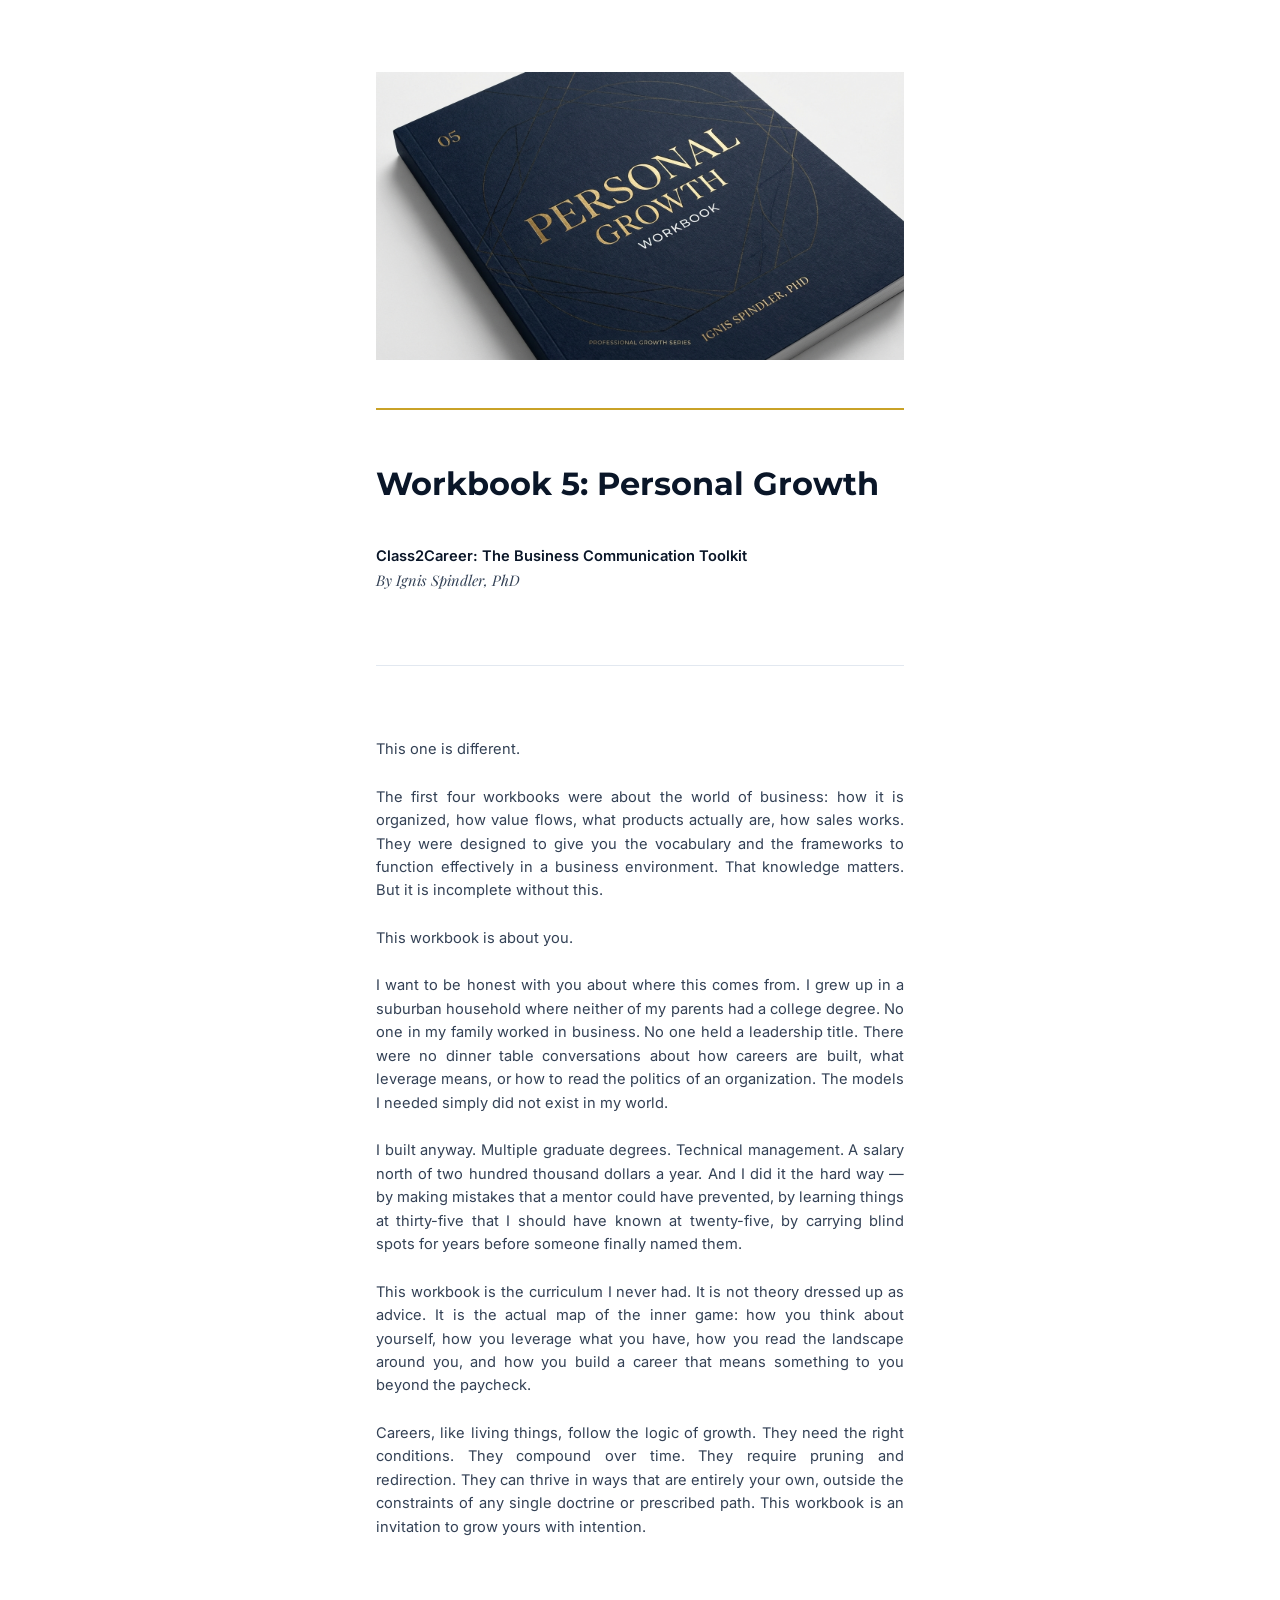
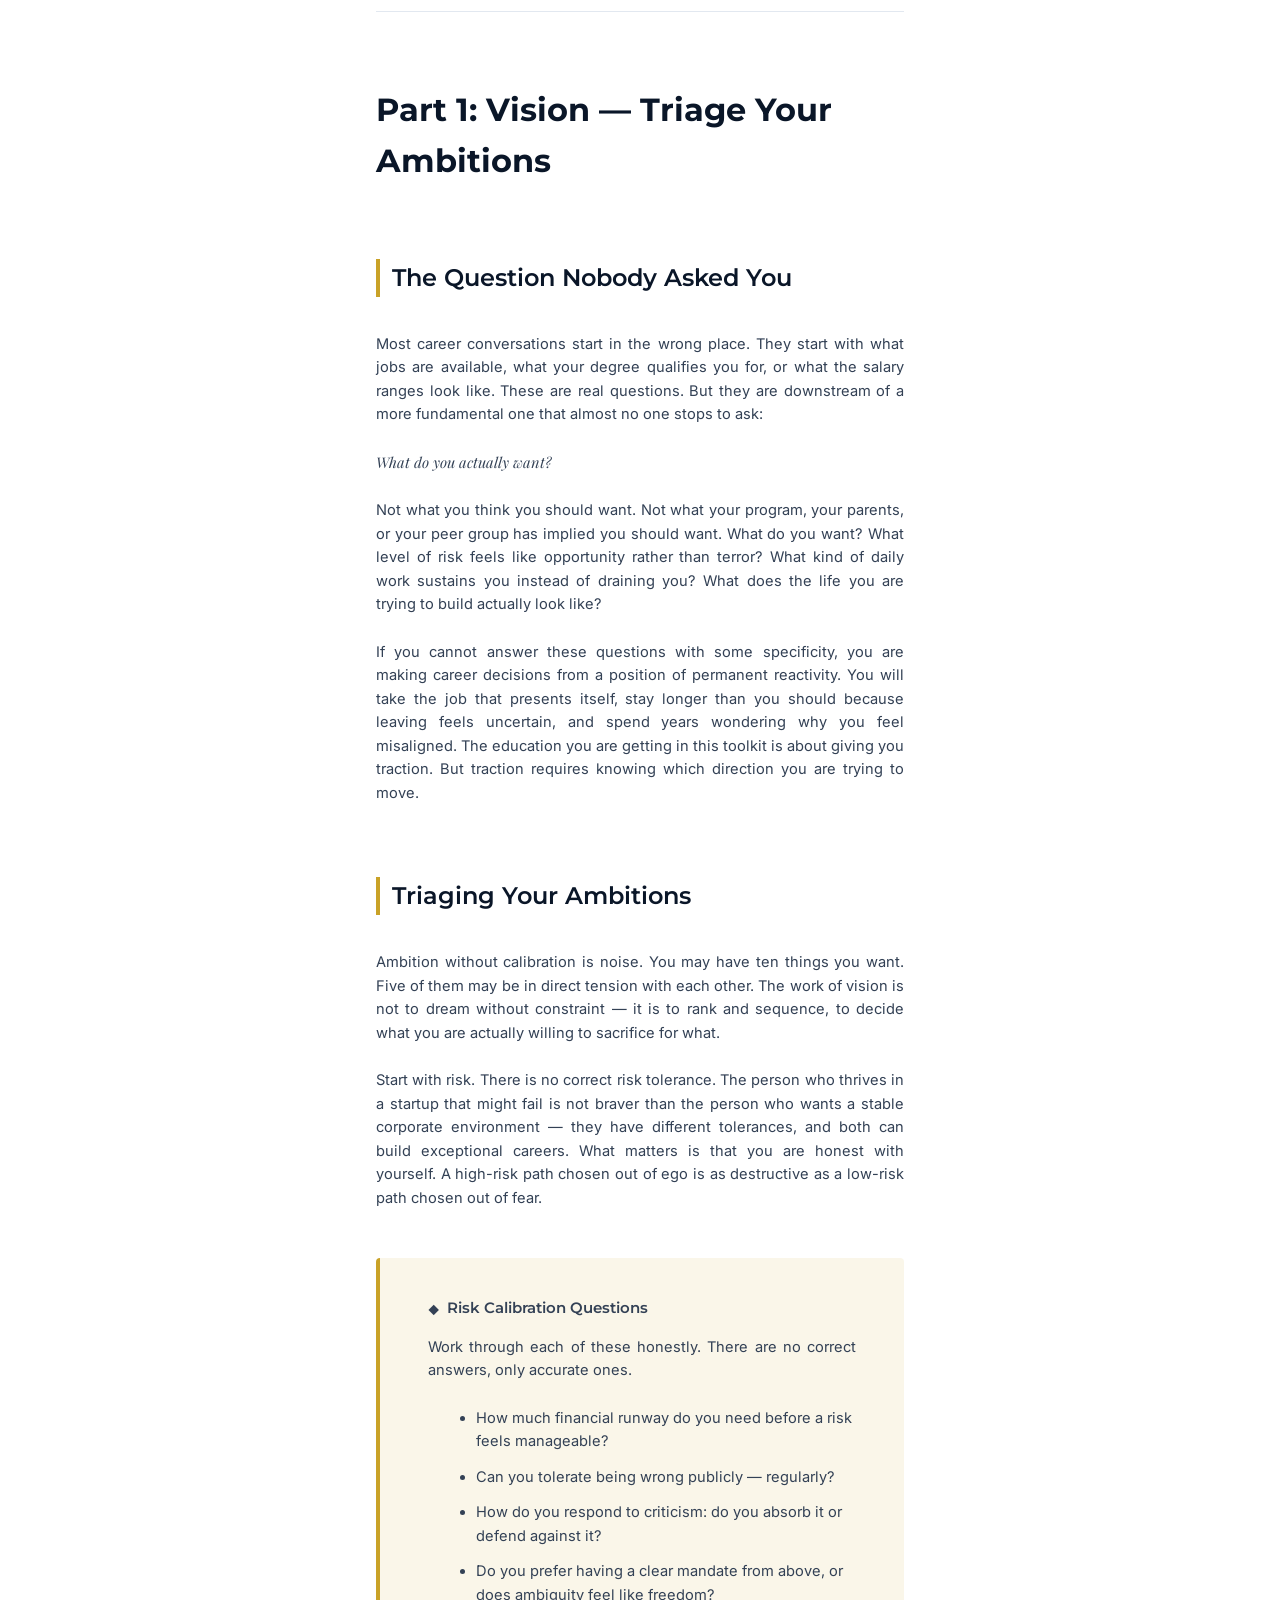
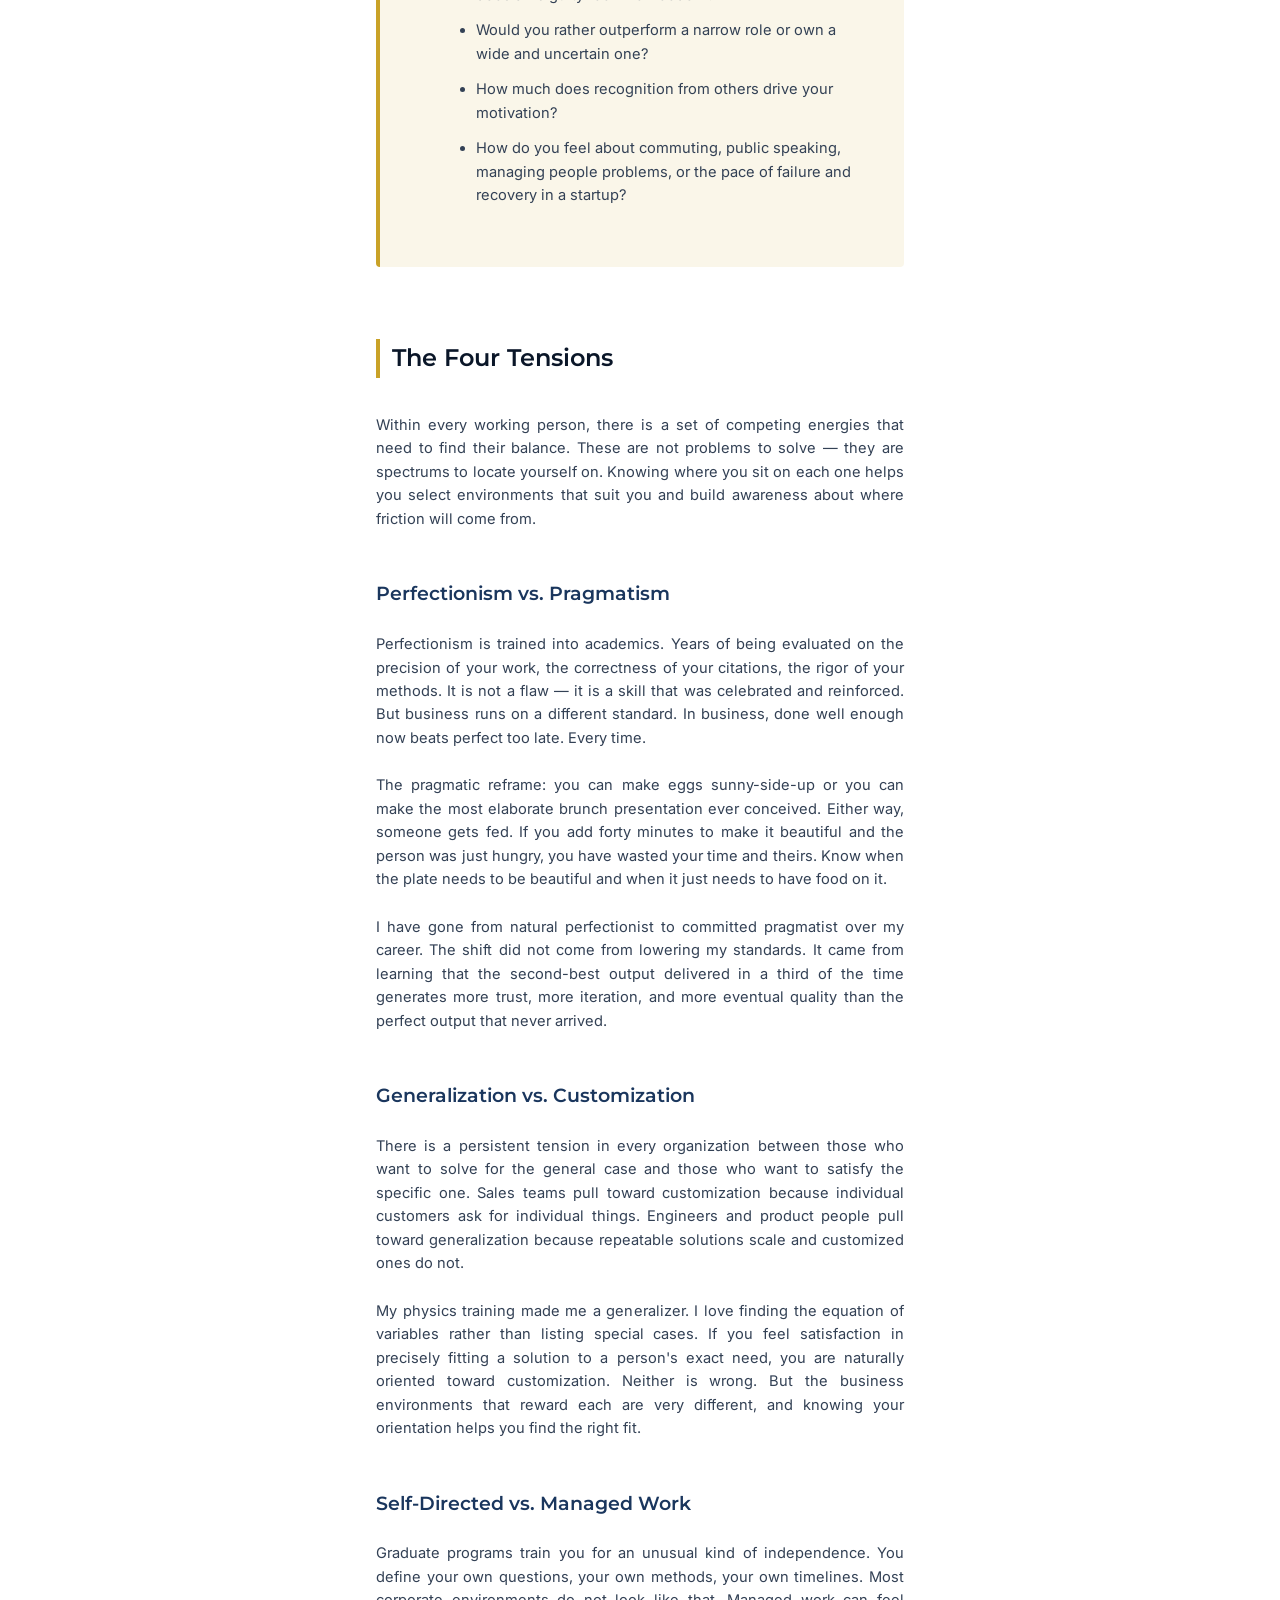
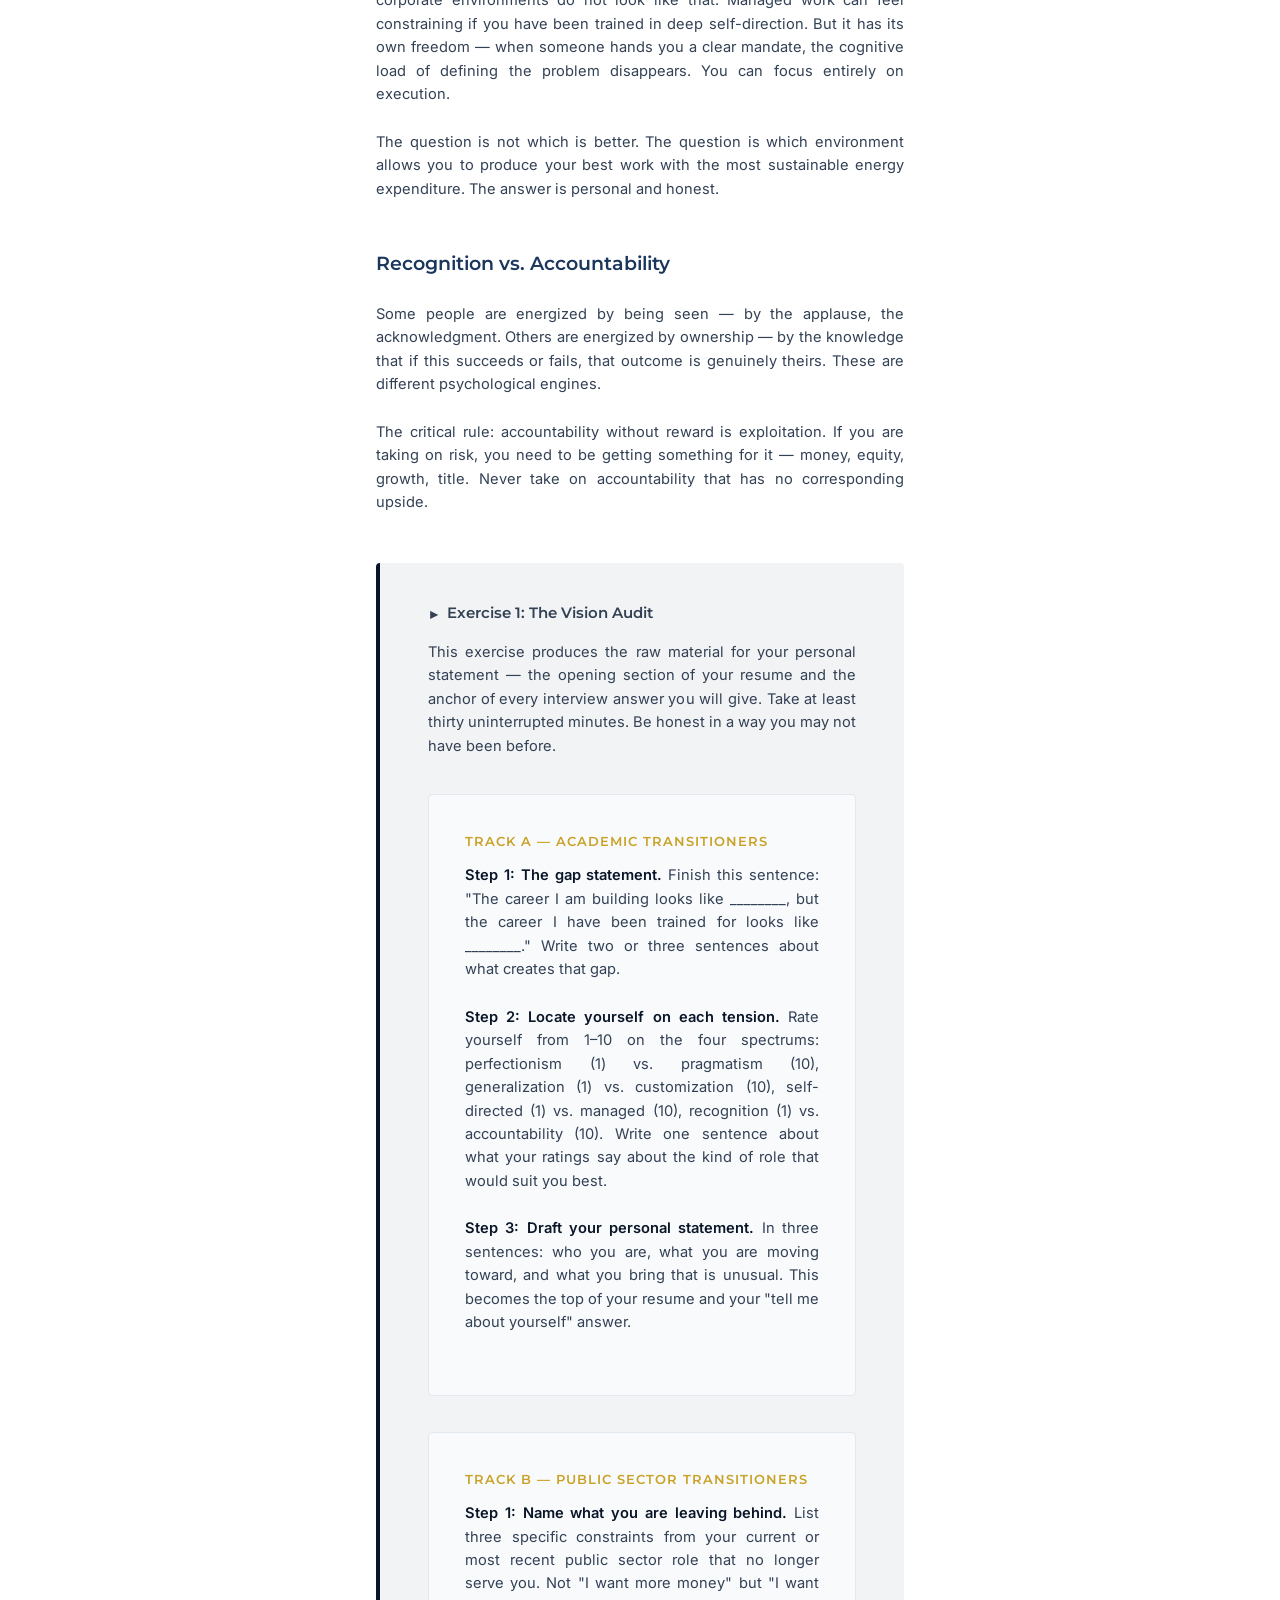
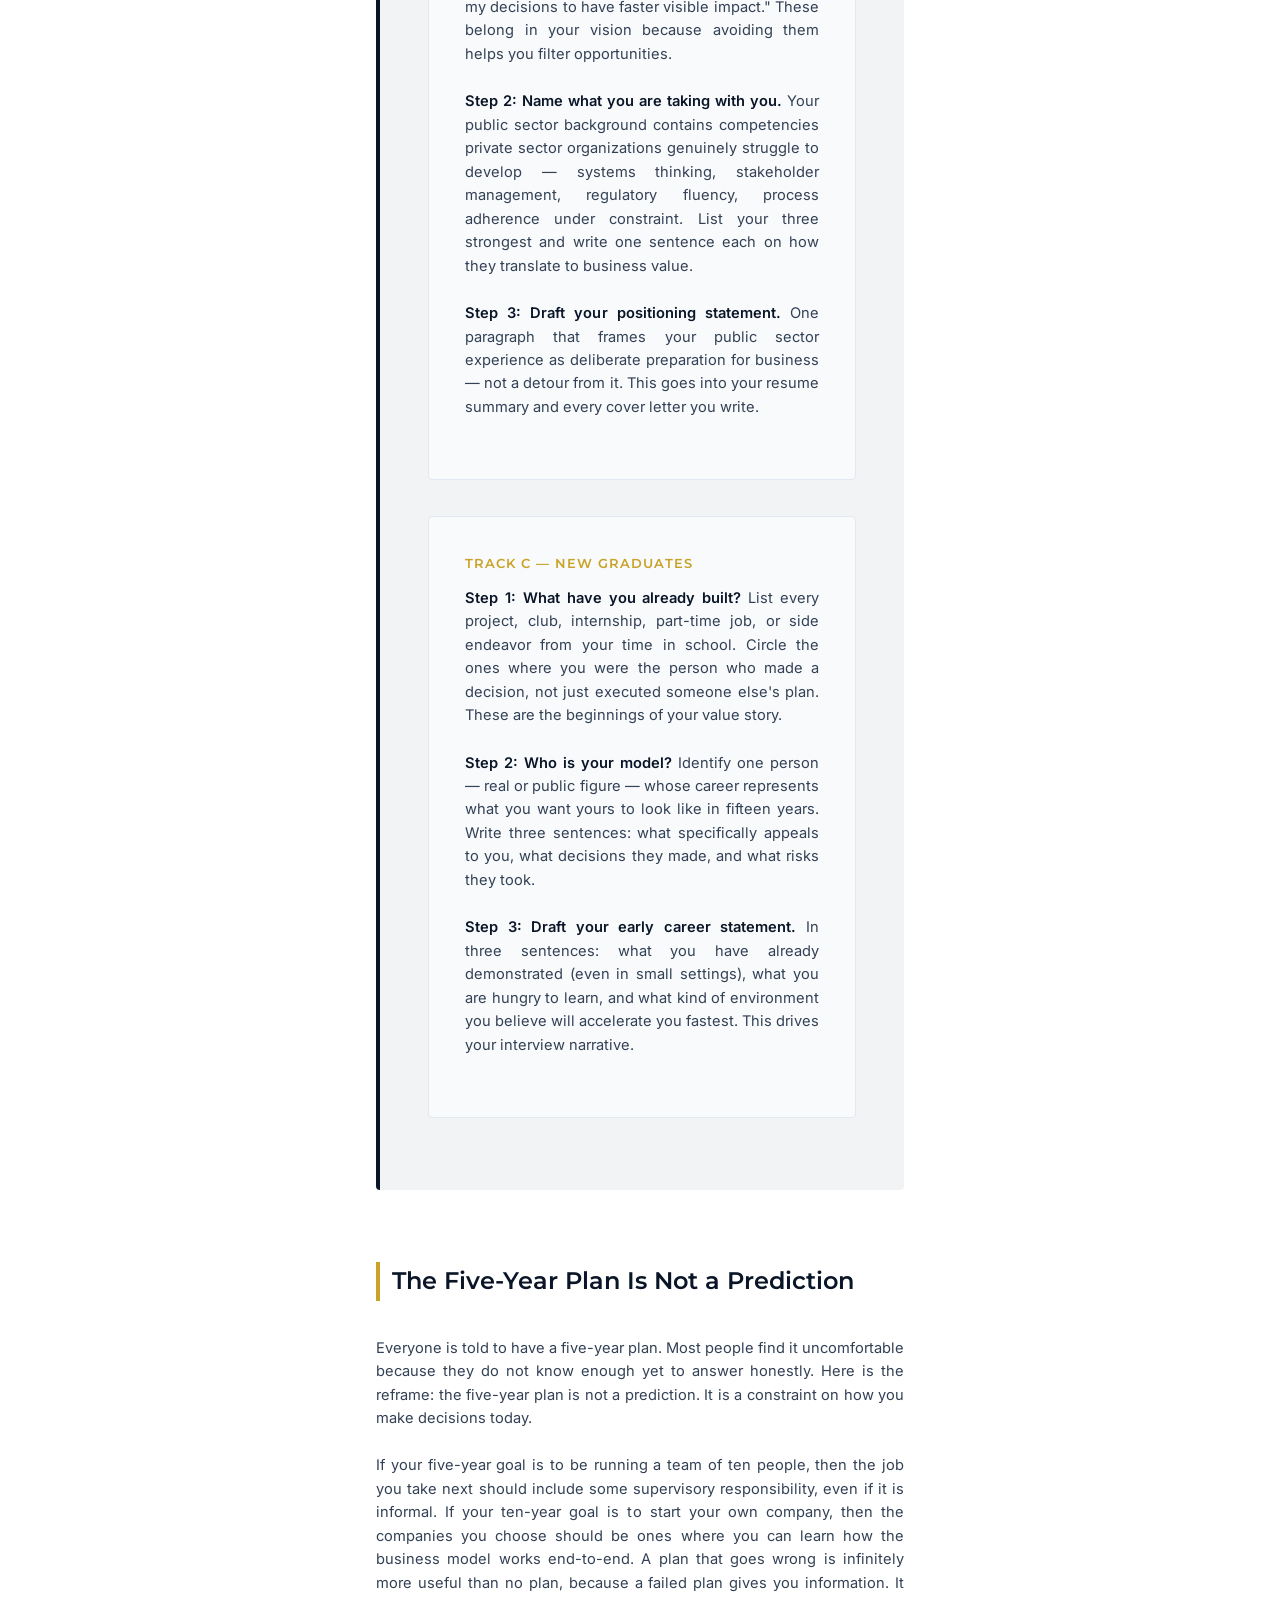
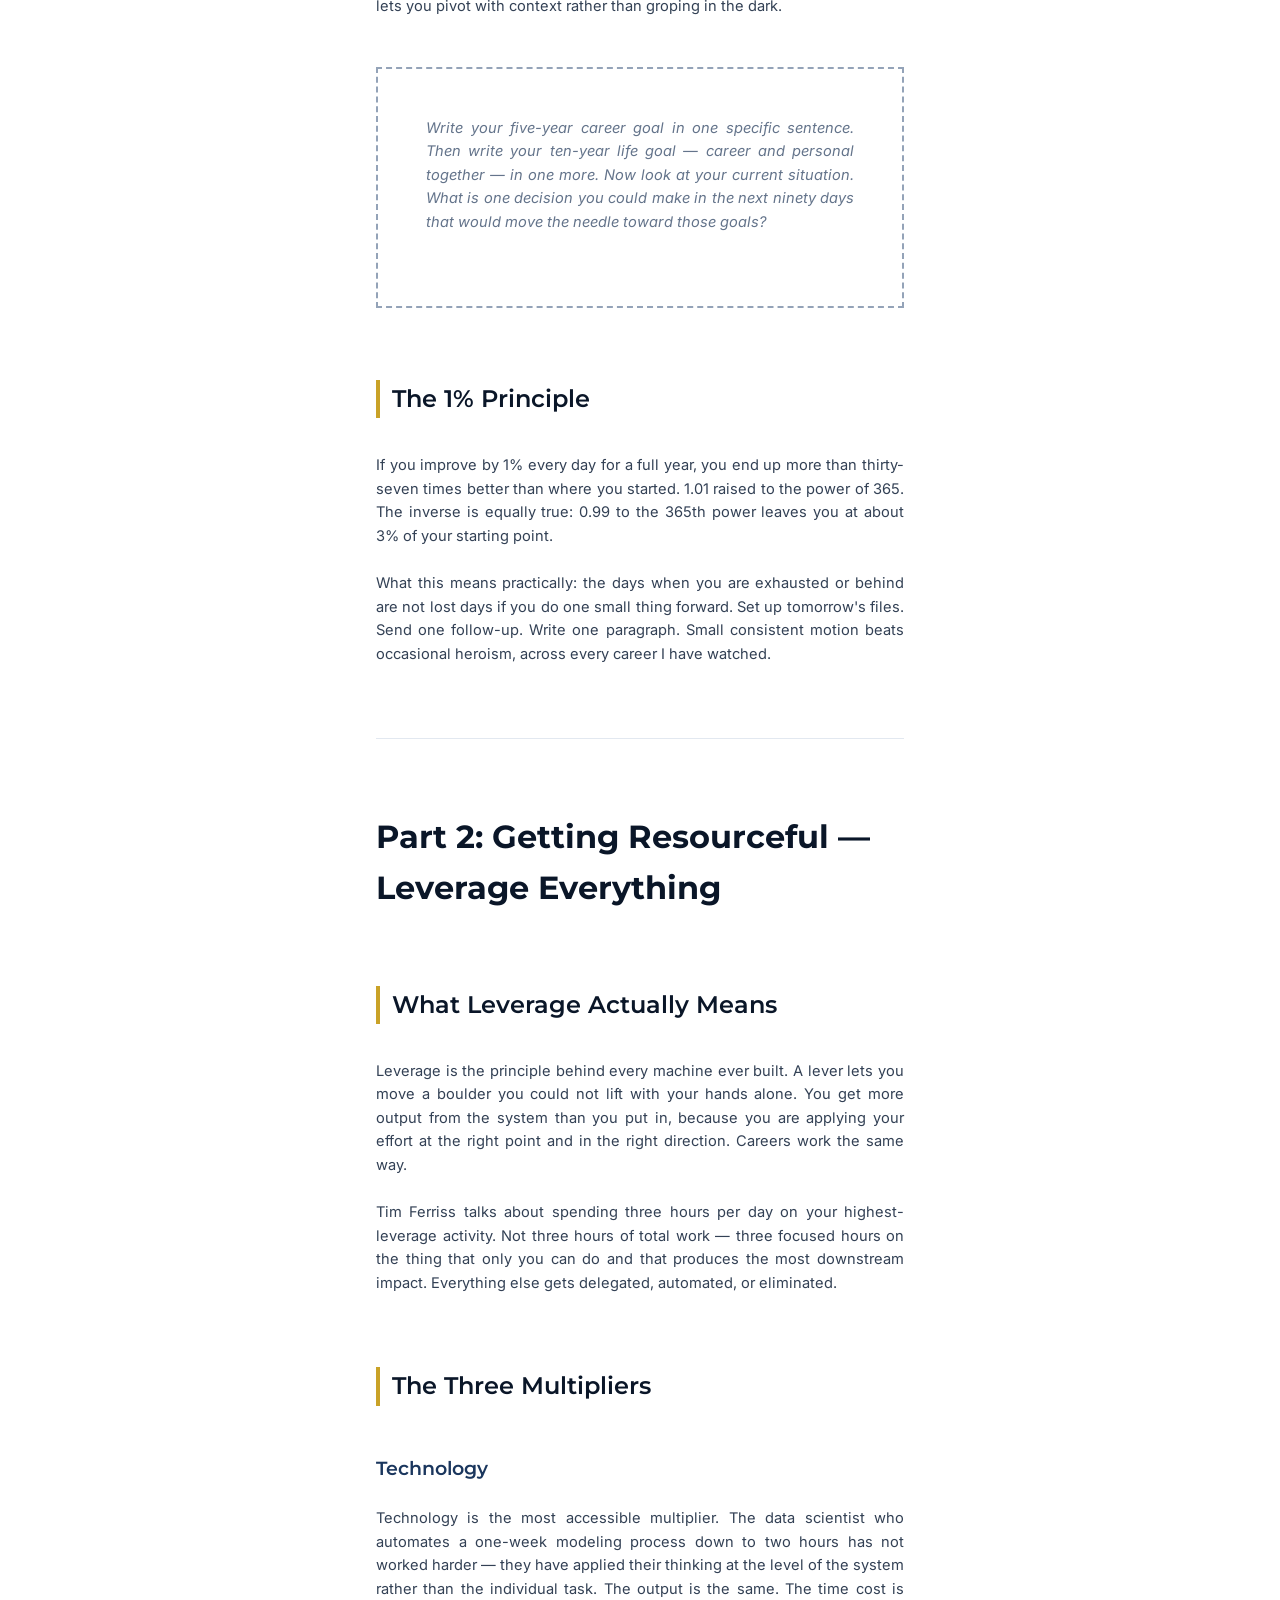
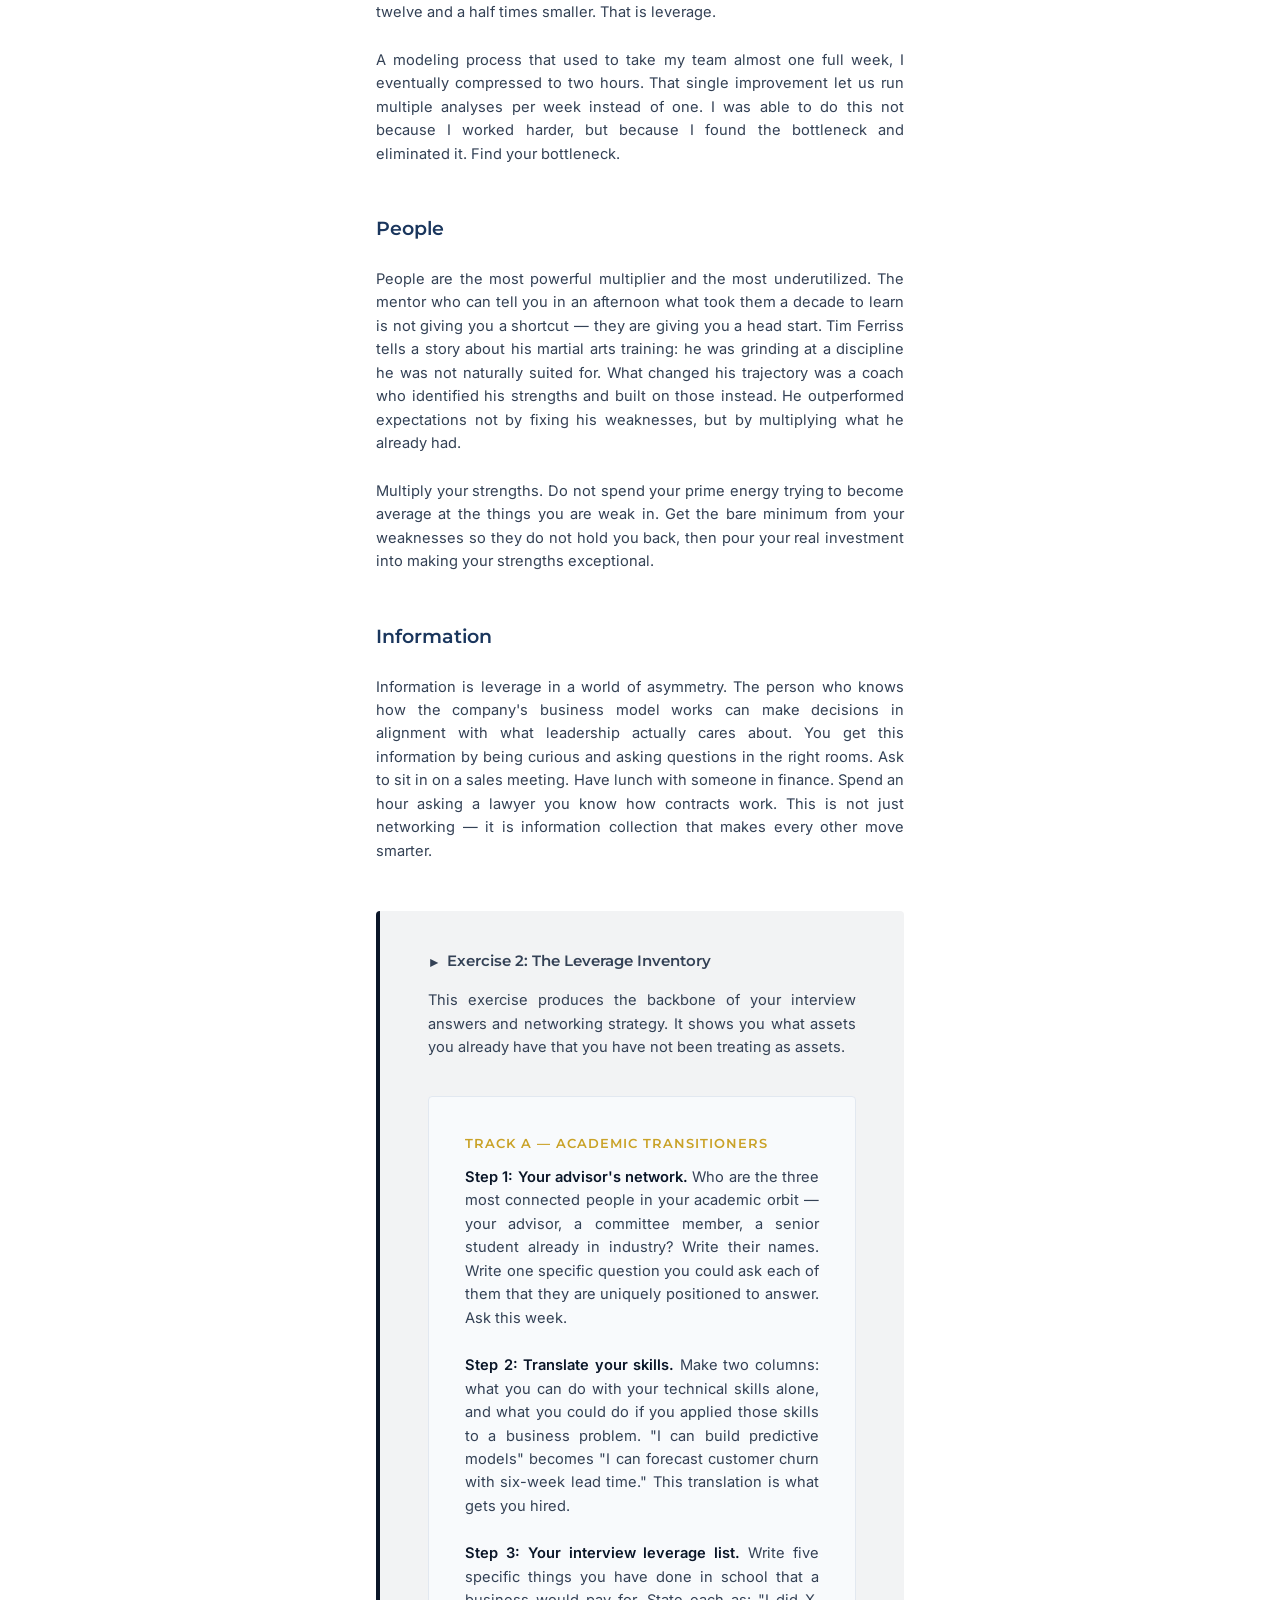
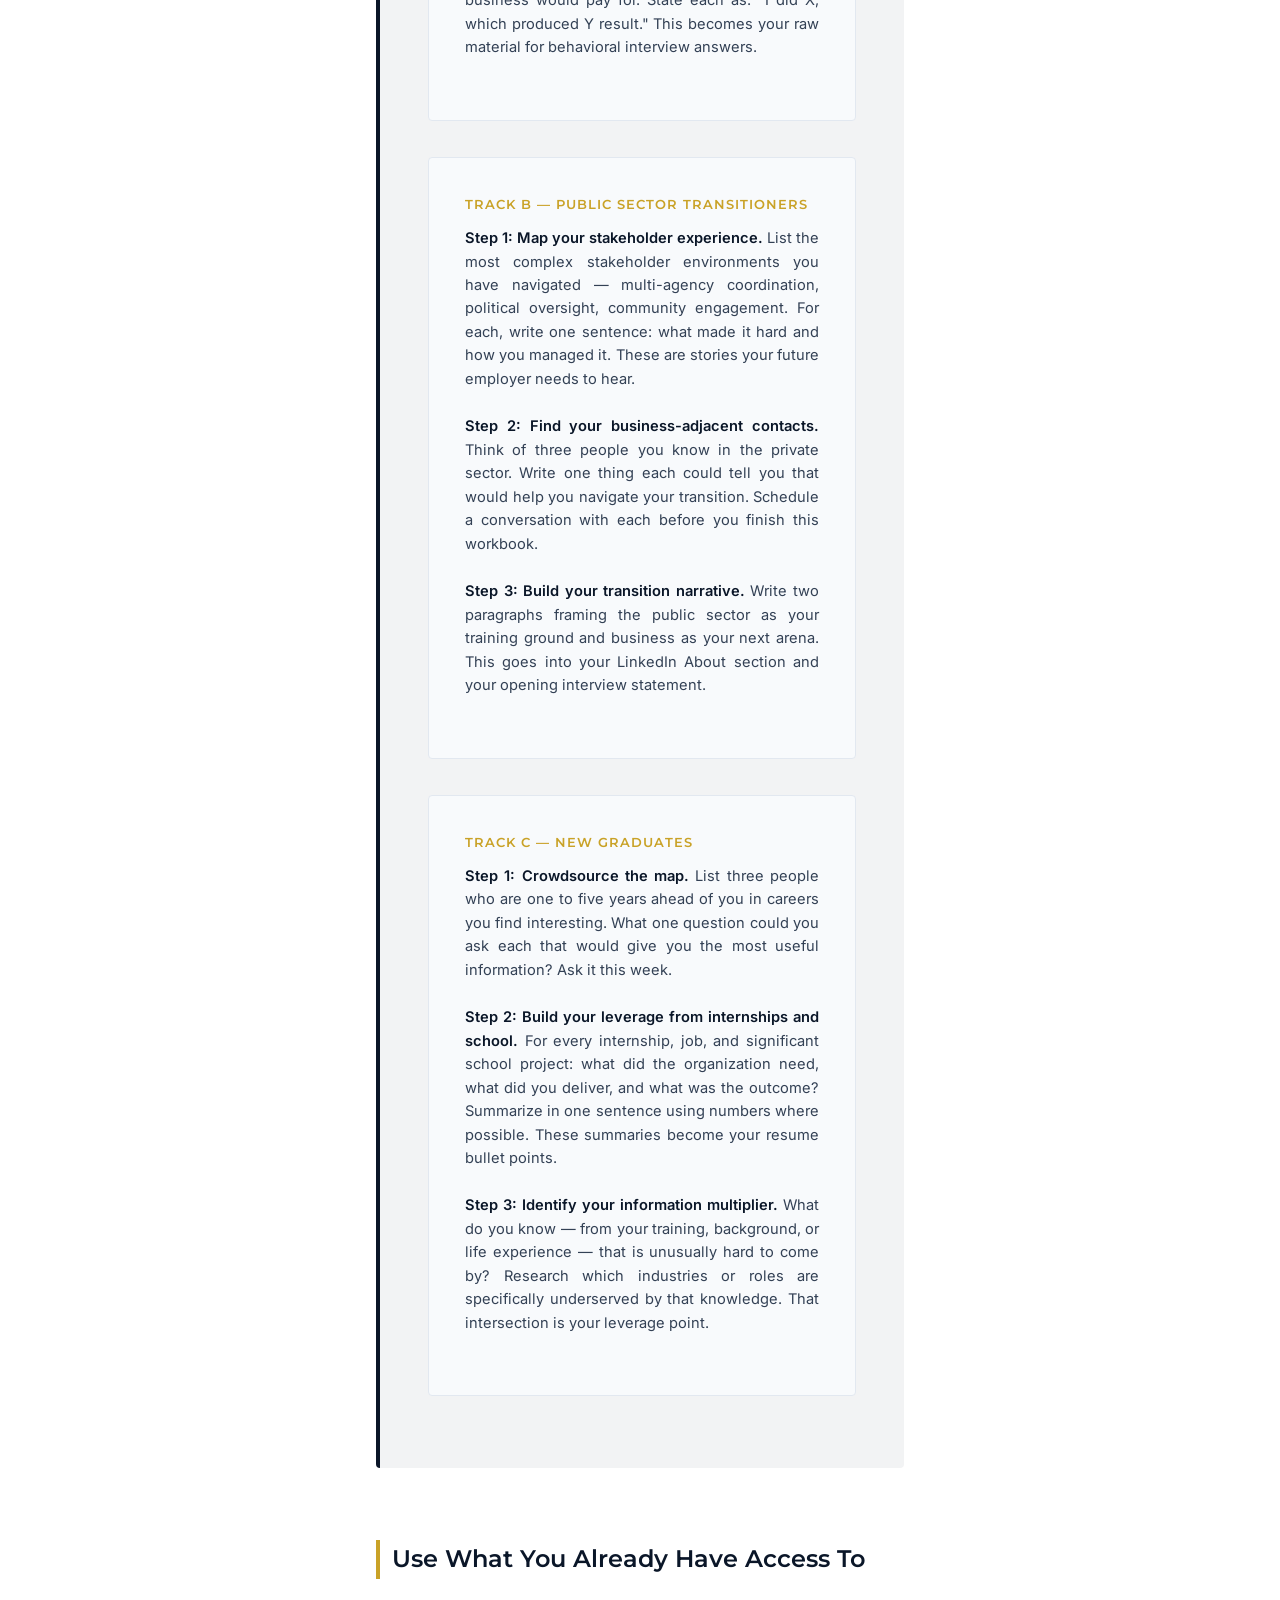
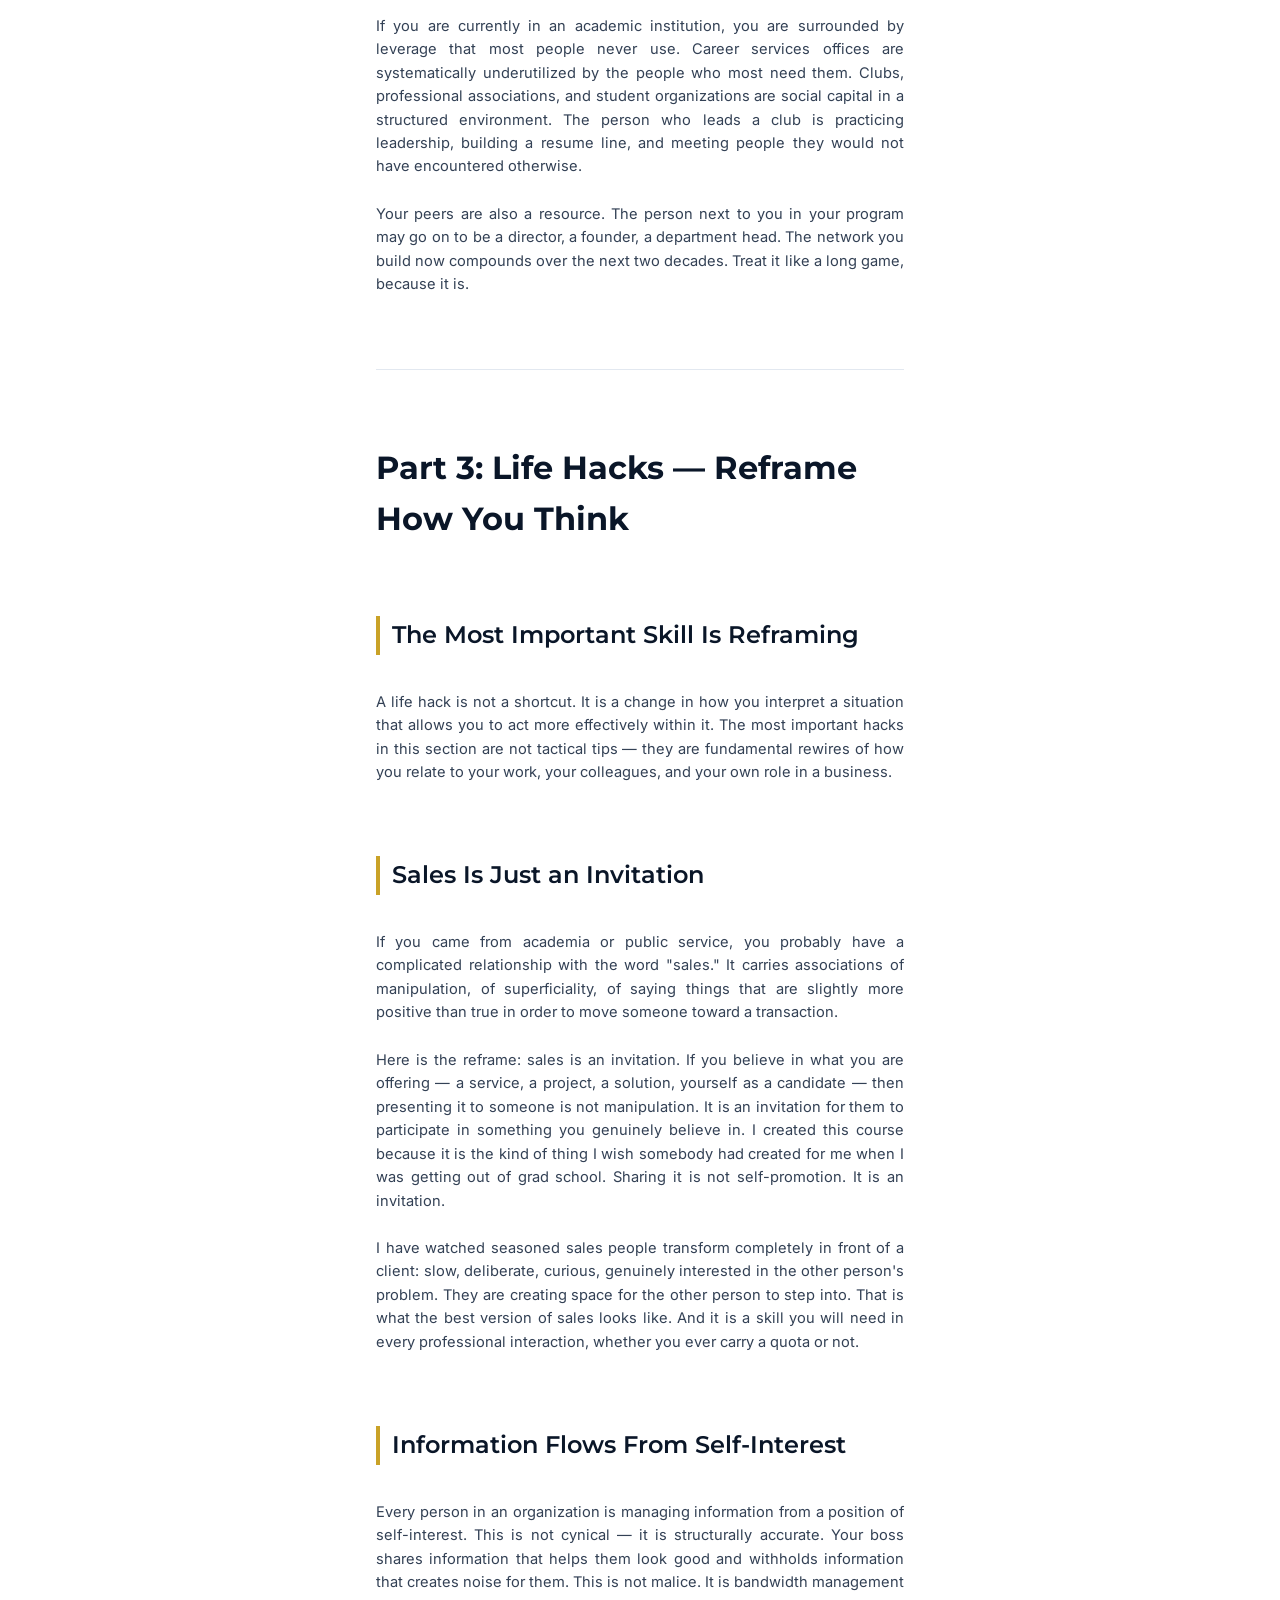
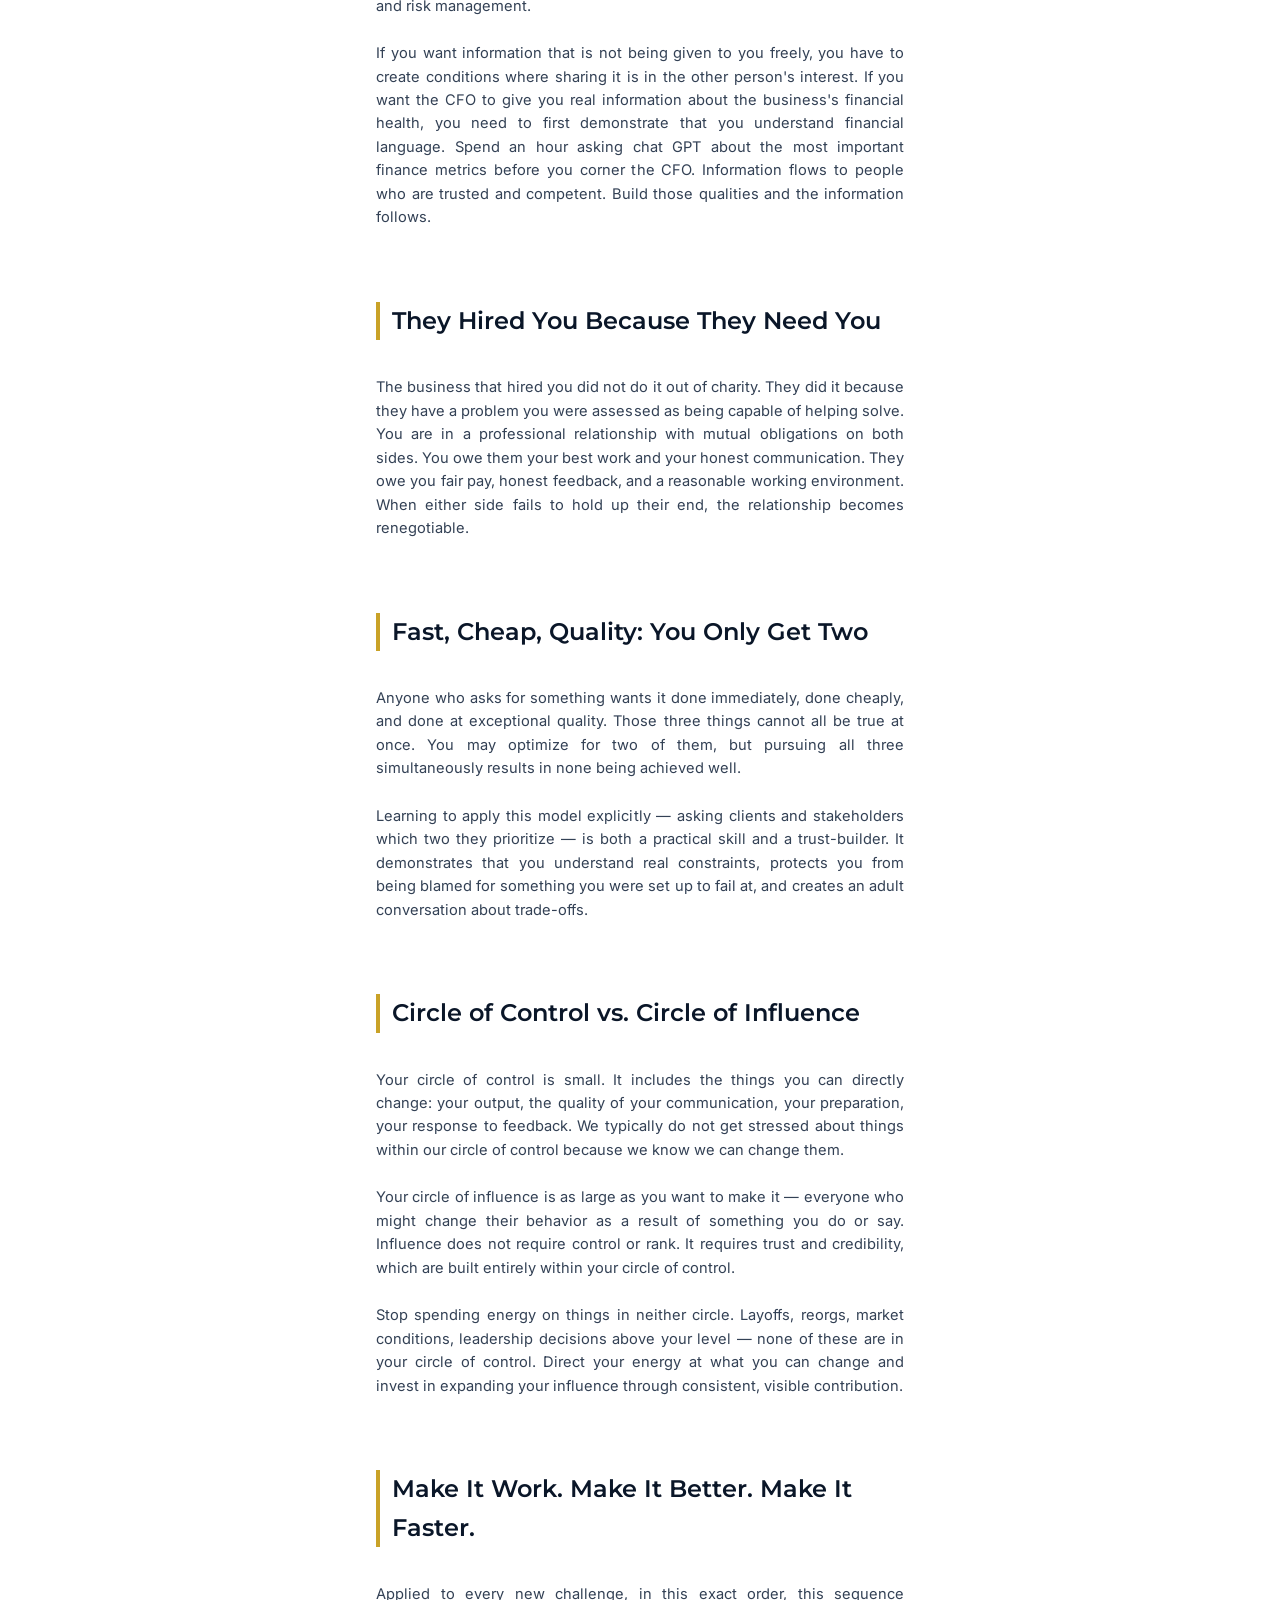
<file: downloads/workbook-05-personal-growth.html>
<!DOCTYPE html>
<html lang="en">
<head>
  <meta charset="utf-8" />
  <meta name="viewport" content="width=device-width, initial-scale=1.0" />
  <title>Workbook 5: Personal Growth — The Inner Game of Career Success</title>
  <link rel="stylesheet" href="class2career-pdf.css" />
</head>
<body>

<div class="cover">
  <img src="cover-05-personal-growth.png" alt="Workbook 5: Personal Growth" />
</div>

<div class="content">

<h1>Workbook 5: Personal Growth</h1>
<p><strong>Class2Career: The Business Communication Toolkit</strong><br>
<em>By Ignis Spindler, PhD</em></p>

<hr>

<p>This one is different.</p>

<p>The first four workbooks were about the world of business: how it is organized, how value flows, what products actually are, how sales works. They were designed to give you the vocabulary and the frameworks to function effectively in a business environment. That knowledge matters. But it is incomplete without this.</p>

<p>This workbook is about you.</p>

<p>I want to be honest with you about where this comes from. I grew up in a suburban household where neither of my parents had a college degree. No one in my family worked in business. No one held a leadership title. There were no dinner table conversations about how careers are built, what leverage means, or how to read the politics of an organization. The models I needed simply did not exist in my world.</p>

<p>I built anyway. Multiple graduate degrees. Technical management. A salary north of two hundred thousand dollars a year. And I did it the hard way — by making mistakes that a mentor could have prevented, by learning things at thirty-five that I should have known at twenty-five, by carrying blind spots for years before someone finally named them.</p>

<p>This workbook is the curriculum I never had. It is not theory dressed up as advice. It is the actual map of the inner game: how you think about yourself, how you leverage what you have, how you read the landscape around you, and how you build a career that means something to you beyond the paycheck.</p>

<p>Careers, like living things, follow the logic of growth. They need the right conditions. They compound over time. They require pruning and redirection. They can thrive in ways that are entirely your own, outside the constraints of any single doctrine or prescribed path. This workbook is an invitation to grow yours with intention.</p>

<hr>

<h1>Part 1: Vision — Triage Your Ambitions</h1>

<h2>The Question Nobody Asked You</h2>

<p>Most career conversations start in the wrong place. They start with what jobs are available, what your degree qualifies you for, or what the salary ranges look like. These are real questions. But they are downstream of a more fundamental one that almost no one stops to ask:</p>

<p><em>What do you actually want?</em></p>

<p>Not what you think you should want. Not what your program, your parents, or your peer group has implied you should want. What do you want? What level of risk feels like opportunity rather than terror? What kind of daily work sustains you instead of draining you? What does the life you are trying to build actually look like?</p>

<p>If you cannot answer these questions with some specificity, you are making career decisions from a position of permanent reactivity. You will take the job that presents itself, stay longer than you should because leaving feels uncertain, and spend years wondering why you feel misaligned. The education you are getting in this toolkit is about giving you traction. But traction requires knowing which direction you are trying to move.</p>

<h2>Triaging Your Ambitions</h2>

<p>Ambition without calibration is noise. You may have ten things you want. Five of them may be in direct tension with each other. The work of vision is not to dream without constraint — it is to rank and sequence, to decide what you are actually willing to sacrifice for what.</p>

<p>Start with risk. There is no correct risk tolerance. The person who thrives in a startup that might fail is not braver than the person who wants a stable corporate environment — they have different tolerances, and both can build exceptional careers. What matters is that you are honest with yourself. A high-risk path chosen out of ego is as destructive as a low-risk path chosen out of fear.</p>

<div class="callout callout-tip">
  <div class="callout-title"><span class="callout-icon">◆</span> Risk Calibration Questions</div>
  <p>Work through each of these honestly. There are no correct answers, only accurate ones.</p>
  <ul>
    <li>How much financial runway do you need before a risk feels manageable?</li>
    <li>Can you tolerate being wrong publicly — regularly?</li>
    <li>How do you respond to criticism: do you absorb it or defend against it?</li>
    <li>Do you prefer having a clear mandate from above, or does ambiguity feel like freedom?</li>
    <li>Would you rather outperform a narrow role or own a wide and uncertain one?</li>
    <li>How much does recognition from others drive your motivation?</li>
    <li>How do you feel about commuting, public speaking, managing people problems, or the pace of failure and recovery in a startup?</li>
  </ul>
</div>

<h2>The Four Tensions</h2>

<p>Within every working person, there is a set of competing energies that need to find their balance. These are not problems to solve — they are spectrums to locate yourself on. Knowing where you sit on each one helps you select environments that suit you and build awareness about where friction will come from.</p>

<h3>Perfectionism vs. Pragmatism</h3>

<p>Perfectionism is trained into academics. Years of being evaluated on the precision of your work, the correctness of your citations, the rigor of your methods. It is not a flaw — it is a skill that was celebrated and reinforced. But business runs on a different standard. In business, done well enough now beats perfect too late. Every time.</p>

<p>The pragmatic reframe: you can make eggs sunny-side-up or you can make the most elaborate brunch presentation ever conceived. Either way, someone gets fed. If you add forty minutes to make it beautiful and the person was just hungry, you have wasted your time and theirs. Know when the plate needs to be beautiful and when it just needs to have food on it.</p>

<p>I have gone from natural perfectionist to committed pragmatist over my career. The shift did not come from lowering my standards. It came from learning that the second-best output delivered in a third of the time generates more trust, more iteration, and more eventual quality than the perfect output that never arrived.</p>

<h3>Generalization vs. Customization</h3>

<p>There is a persistent tension in every organization between those who want to solve for the general case and those who want to satisfy the specific one. Sales teams pull toward customization because individual customers ask for individual things. Engineers and product people pull toward generalization because repeatable solutions scale and customized ones do not.</p>

<p>My physics training made me a generalizer. I love finding the equation of variables rather than listing special cases. If you feel satisfaction in precisely fitting a solution to a person's exact need, you are naturally oriented toward customization. Neither is wrong. But the business environments that reward each are very different, and knowing your orientation helps you find the right fit.</p>

<h3>Self-Directed vs. Managed Work</h3>

<p>Graduate programs train you for an unusual kind of independence. You define your own questions, your own methods, your own timelines. Most corporate environments do not look like that. Managed work can feel constraining if you have been trained in deep self-direction. But it has its own freedom — when someone hands you a clear mandate, the cognitive load of defining the problem disappears. You can focus entirely on execution.</p>

<p>The question is not which is better. The question is which environment allows you to produce your best work with the most sustainable energy expenditure. The answer is personal and honest.</p>

<h3>Recognition vs. Accountability</h3>

<p>Some people are energized by being seen — by the applause, the acknowledgment. Others are energized by ownership — by the knowledge that if this succeeds or fails, that outcome is genuinely theirs. These are different psychological engines.</p>

<p>The critical rule: accountability without reward is exploitation. If you are taking on risk, you need to be getting something for it — money, equity, growth, title. Never take on accountability that has no corresponding upside.</p>

<div class="callout callout-exercise">
  <div class="callout-title"><span class="callout-icon">▶</span> Exercise 1: The Vision Audit</div>
  <p>This exercise produces the raw material for your personal statement — the opening section of your resume and the anchor of every interview answer you will give. Take at least thirty uninterrupted minutes. Be honest in a way you may not have been before.</p>

  <div class="track">
    <div class="track-label">Track A — Academic Transitioners</div>
    <p><strong>Step 1: The gap statement.</strong> Finish this sentence: "The career I am building looks like ________, but the career I have been trained for looks like ________." Write two or three sentences about what creates that gap.</p>
    <p><strong>Step 2: Locate yourself on each tension.</strong> Rate yourself from 1–10 on the four spectrums: perfectionism (1) vs. pragmatism (10), generalization (1) vs. customization (10), self-directed (1) vs. managed (10), recognition (1) vs. accountability (10). Write one sentence about what your ratings say about the kind of role that would suit you best.</p>
    <p><strong>Step 3: Draft your personal statement.</strong> In three sentences: who you are, what you are moving toward, and what you bring that is unusual. This becomes the top of your resume and your "tell me about yourself" answer.</p>
  </div>

  <div class="track">
    <div class="track-label">Track B — Public Sector Transitioners</div>
    <p><strong>Step 1: Name what you are leaving behind.</strong> List three specific constraints from your current or most recent public sector role that no longer serve you. Not "I want more money" but "I want my decisions to have faster visible impact." These belong in your vision because avoiding them helps you filter opportunities.</p>
    <p><strong>Step 2: Name what you are taking with you.</strong> Your public sector background contains competencies private sector organizations genuinely struggle to develop — systems thinking, stakeholder management, regulatory fluency, process adherence under constraint. List your three strongest and write one sentence each on how they translate to business value.</p>
    <p><strong>Step 3: Draft your positioning statement.</strong> One paragraph that frames your public sector experience as deliberate preparation for business — not a detour from it. This goes into your resume summary and every cover letter you write.</p>
  </div>

  <div class="track">
    <div class="track-label">Track C — New Graduates</div>
    <p><strong>Step 1: What have you already built?</strong> List every project, club, internship, part-time job, or side endeavor from your time in school. Circle the ones where you were the person who made a decision, not just executed someone else's plan. These are the beginnings of your value story.</p>
    <p><strong>Step 2: Who is your model?</strong> Identify one person — real or public figure — whose career represents what you want yours to look like in fifteen years. Write three sentences: what specifically appeals to you, what decisions they made, and what risks they took.</p>
    <p><strong>Step 3: Draft your early career statement.</strong> In three sentences: what you have already demonstrated (even in small settings), what you are hungry to learn, and what kind of environment you believe will accelerate you fastest. This drives your interview narrative.</p>
  </div>
</div>

<h2>The Five-Year Plan Is Not a Prediction</h2>

<p>Everyone is told to have a five-year plan. Most people find it uncomfortable because they do not know enough yet to answer honestly. Here is the reframe: the five-year plan is not a prediction. It is a constraint on how you make decisions today.</p>

<p>If your five-year goal is to be running a team of ten people, then the job you take next should include some supervisory responsibility, even if it is informal. If your ten-year goal is to start your own company, then the companies you choose should be ones where you can learn how the business model works end-to-end. A plan that goes wrong is infinitely more useful than no plan, because a failed plan gives you information. It lets you pivot with context rather than groping in the dark.</p>

<div class="reflection-box">
  <p class="prompt">Write your five-year career goal in one specific sentence. Then write your ten-year life goal — career and personal together — in one more. Now look at your current situation. What is one decision you could make in the next ninety days that would move the needle toward those goals?</p>
</div>

<h2>The 1% Principle</h2>

<p>If you improve by 1% every day for a full year, you end up more than thirty-seven times better than where you started. 1.01 raised to the power of 365. The inverse is equally true: 0.99 to the 365th power leaves you at about 3% of your starting point.</p>

<p>What this means practically: the days when you are exhausted or behind are not lost days if you do one small thing forward. Set up tomorrow's files. Send one follow-up. Write one paragraph. Small consistent motion beats occasional heroism, across every career I have watched.</p>

<hr>

<h1>Part 2: Getting Resourceful — Leverage Everything</h1>

<h2>What Leverage Actually Means</h2>

<p>Leverage is the principle behind every machine ever built. A lever lets you move a boulder you could not lift with your hands alone. You get more output from the system than you put in, because you are applying your effort at the right point and in the right direction. Careers work the same way.</p>

<p>Tim Ferriss talks about spending three hours per day on your highest-leverage activity. Not three hours of total work — three focused hours on the thing that only you can do and that produces the most downstream impact. Everything else gets delegated, automated, or eliminated.</p>

<h2>The Three Multipliers</h2>

<h3>Technology</h3>

<p>Technology is the most accessible multiplier. The data scientist who automates a one-week modeling process down to two hours has not worked harder — they have applied their thinking at the level of the system rather than the individual task. The output is the same. The time cost is twelve and a half times smaller. That is leverage.</p>

<p>A modeling process that used to take my team almost one full week, I eventually compressed to two hours. That single improvement let us run multiple analyses per week instead of one. I was able to do this not because I worked harder, but because I found the bottleneck and eliminated it. Find your bottleneck.</p>

<h3>People</h3>

<p>People are the most powerful multiplier and the most underutilized. The mentor who can tell you in an afternoon what took them a decade to learn is not giving you a shortcut — they are giving you a head start. Tim Ferriss tells a story about his martial arts training: he was grinding at a discipline he was not naturally suited for. What changed his trajectory was a coach who identified his strengths and built on those instead. He outperformed expectations not by fixing his weaknesses, but by multiplying what he already had.</p>

<p>Multiply your strengths. Do not spend your prime energy trying to become average at the things you are weak in. Get the bare minimum from your weaknesses so they do not hold you back, then pour your real investment into making your strengths exceptional.</p>

<h3>Information</h3>

<p>Information is leverage in a world of asymmetry. The person who knows how the company's business model works can make decisions in alignment with what leadership actually cares about. You get this information by being curious and asking questions in the right rooms. Ask to sit in on a sales meeting. Have lunch with someone in finance. Spend an hour asking a lawyer you know how contracts work. This is not just networking — it is information collection that makes every other move smarter.</p>

<div class="callout callout-exercise">
  <div class="callout-title"><span class="callout-icon">▶</span> Exercise 2: The Leverage Inventory</div>
  <p>This exercise produces the backbone of your interview answers and networking strategy. It shows you what assets you already have that you have not been treating as assets.</p>

  <div class="track">
    <div class="track-label">Track A — Academic Transitioners</div>
    <p><strong>Step 1: Your advisor's network.</strong> Who are the three most connected people in your academic orbit — your advisor, a committee member, a senior student already in industry? Write their names. Write one specific question you could ask each of them that they are uniquely positioned to answer. Ask this week.</p>
    <p><strong>Step 2: Translate your skills.</strong> Make two columns: what you can do with your technical skills alone, and what you could do if you applied those skills to a business problem. "I can build predictive models" becomes "I can forecast customer churn with six-week lead time." This translation is what gets you hired.</p>
    <p><strong>Step 3: Your interview leverage list.</strong> Write five specific things you have done in school that a business would pay for. State each as: "I did X, which produced Y result." This becomes your raw material for behavioral interview answers.</p>
  </div>

  <div class="track">
    <div class="track-label">Track B — Public Sector Transitioners</div>
    <p><strong>Step 1: Map your stakeholder experience.</strong> List the most complex stakeholder environments you have navigated — multi-agency coordination, political oversight, community engagement. For each, write one sentence: what made it hard and how you managed it. These are stories your future employer needs to hear.</p>
    <p><strong>Step 2: Find your business-adjacent contacts.</strong> Think of three people you know in the private sector. Write one thing each could tell you that would help you navigate your transition. Schedule a conversation with each before you finish this workbook.</p>
    <p><strong>Step 3: Build your transition narrative.</strong> Write two paragraphs framing the public sector as your training ground and business as your next arena. This goes into your LinkedIn About section and your opening interview statement.</p>
  </div>

  <div class="track">
    <div class="track-label">Track C — New Graduates</div>
    <p><strong>Step 1: Crowdsource the map.</strong> List three people who are one to five years ahead of you in careers you find interesting. What one question could you ask each that would give you the most useful information? Ask it this week.</p>
    <p><strong>Step 2: Build your leverage from internships and school.</strong> For every internship, job, and significant school project: what did the organization need, what did you deliver, and what was the outcome? Summarize in one sentence using numbers where possible. These summaries become your resume bullet points.</p>
    <p><strong>Step 3: Identify your information multiplier.</strong> What do you know — from your training, background, or life experience — that is unusually hard to come by? Research which industries or roles are specifically underserved by that knowledge. That intersection is your leverage point.</p>
  </div>
</div>

<h2>Use What You Already Have Access To</h2>

<p>If you are currently in an academic institution, you are surrounded by leverage that most people never use. Career services offices are systematically underutilized by the people who most need them. Clubs, professional associations, and student organizations are social capital in a structured environment. The person who leads a club is practicing leadership, building a resume line, and meeting people they would not have encountered otherwise.</p>

<p>Your peers are also a resource. The person next to you in your program may go on to be a director, a founder, a department head. The network you build now compounds over the next two decades. Treat it like a long game, because it is.</p>

<hr>

<h1>Part 3: Life Hacks — Reframe How You Think</h1>

<h2>The Most Important Skill Is Reframing</h2>

<p>A life hack is not a shortcut. It is a change in how you interpret a situation that allows you to act more effectively within it. The most important hacks in this section are not tactical tips — they are fundamental rewires of how you relate to your work, your colleagues, and your own role in a business.</p>

<h2>Sales Is Just an Invitation</h2>

<p>If you came from academia or public service, you probably have a complicated relationship with the word "sales." It carries associations of manipulation, of superficiality, of saying things that are slightly more positive than true in order to move someone toward a transaction.</p>

<p>Here is the reframe: sales is an invitation. If you believe in what you are offering — a service, a project, a solution, yourself as a candidate — then presenting it to someone is not manipulation. It is an invitation for them to participate in something you genuinely believe in. I created this course because it is the kind of thing I wish somebody had created for me when I was getting out of grad school. Sharing it is not self-promotion. It is an invitation.</p>

<p>I have watched seasoned sales people transform completely in front of a client: slow, deliberate, curious, genuinely interested in the other person's problem. They are creating space for the other person to step into. That is what the best version of sales looks like. And it is a skill you will need in every professional interaction, whether you ever carry a quota or not.</p>

<h2>Information Flows From Self-Interest</h2>

<p>Every person in an organization is managing information from a position of self-interest. This is not cynical — it is structurally accurate. Your boss shares information that helps them look good and withholds information that creates noise for them. This is not malice. It is bandwidth management and risk management.</p>

<p>If you want information that is not being given to you freely, you have to create conditions where sharing it is in the other person's interest. If you want the CFO to give you real information about the business's financial health, you need to first demonstrate that you understand financial language. Spend an hour asking chat GPT about the most important finance metrics before you corner the CFO. Information flows to people who are trusted and competent. Build those qualities and the information follows.</p>

<h2>They Hired You Because They Need You</h2>

<p>The business that hired you did not do it out of charity. They did it because they have a problem you were assessed as being capable of helping solve. You are in a professional relationship with mutual obligations on both sides. You owe them your best work and your honest communication. They owe you fair pay, honest feedback, and a reasonable working environment. When either side fails to hold up their end, the relationship becomes renegotiable.</p>

<h2>Fast, Cheap, Quality: You Only Get Two</h2>

<p>Anyone who asks for something wants it done immediately, done cheaply, and done at exceptional quality. Those three things cannot all be true at once. You may optimize for two of them, but pursuing all three simultaneously results in none being achieved well.</p>

<p>Learning to apply this model explicitly — asking clients and stakeholders which two they prioritize — is both a practical skill and a trust-builder. It demonstrates that you understand real constraints, protects you from being blamed for something you were set up to fail at, and creates an adult conversation about trade-offs.</p>

<h2>Circle of Control vs. Circle of Influence</h2>

<p>Your circle of control is small. It includes the things you can directly change: your output, the quality of your communication, your preparation, your response to feedback. We typically do not get stressed about things within our circle of control because we know we can change them.</p>

<p>Your circle of influence is as large as you want to make it — everyone who might change their behavior as a result of something you do or say. Influence does not require control or rank. It requires trust and credibility, which are built entirely within your circle of control.</p>

<p>Stop spending energy on things in neither circle. Layoffs, reorgs, market conditions, leadership decisions above your level — none of these are in your circle of control. Direct your energy at what you can change and invest in expanding your influence through consistent, visible contribution.</p>

<h2>Make It Work. Make It Better. Make It Faster.</h2>

<p>Applied to every new challenge, in this exact order, this sequence produces results more reliably than any other approach I have seen.</p>

<p>The only goal in the first pass is something that functions. Not something beautiful or optimized or publishable. Something real. The Wright Brothers were not thinking about the ideal aerodynamic profile on their first test flight. They were thinking about whether the thing would lift off the ground.</p>

<p>Once something works, you can see what "better" actually means. You can measure the baseline. You can see where the friction is. Speed comes last, always. Optimizing a process before you know what the process is costs enormous time and frequently optimizes the wrong thing. Build first. Improve second. Accelerate third.</p>

<h2>Treat Everyone Like an Internal Customer</h2>

<p>If the person sending you a data request were a paying customer, how would you respond? How would you present your output?</p>

<p>People do not remember what you produced for them as precisely as they remember how they felt receiving it. The extra five minutes to format a spreadsheet as a table, to bold the key finding in an email, to include a brief explanatory paragraph — these moments accumulate into a reputation. Delighting an internal customer with one well-executed deliverable creates an ally who will advocate for you in rooms you are not in.</p>

<div class="callout callout-exercise">
  <div class="callout-title"><span class="callout-icon">▶</span> Exercise 3: The Reframe Workshop</div>
  <p>Pick the three reframes from this section that you felt the most resistance to. Resistance is the signal — it means the reframe is touching something real. For each one, write: your current default belief, what the reframe suggests instead, and one concrete situation in the next thirty days where you could practice the new perspective. This material feeds directly into your behavioral interview answers.</p>

  <div class="track">
    <div class="track-label">Track A — Academic Transitioners</div>
    <p>Focus on: (1) your relationship to sales and self-promotion, (2) the make-it-work-first principle vs. your perfectionism training, and (3) the internal customer model applied to the people who use your outputs. Write each as "I used to believe ______. Now I am practicing ______." Each becomes an interview story about adaptability.</p>
  </div>

  <div class="track">
    <div class="track-label">Track B — Public Sector Transitioners</div>
    <p>Focus on: (1) the speed-and-quality trade-off in public sector vs. business decision-making, (2) what self-interest in information flow means for your stakeholder strategy, and (3) what internal customer service would look like with your future business counterparts. Write one paragraph on the professional behavior each reframe would change for you in the next ninety days.</p>
  </div>

  <div class="track">
    <div class="track-label">Track C — New Graduates</div>
    <p>Focus on: (1) how you currently think about selling yourself in an interview and what the invitation reframe does to that, (2) your current circle of control and whether you are spending energy on things outside it, and (3) what treating a first manager like an internal customer would look like in your first thirty days. Turn each into one commitment beginning with "In my first month I will specifically ________."</p>
  </div>
</div>

<h2>Communication Best Practices</h2>

<p><strong>Respond immediately if you know the answer.</strong> Someone's stuck workflow is waiting on you. The one exception: if you are emotionally activated by a message, give yourself ten minutes to not care before you type a word.</p>

<p><strong>Watch the group email.</strong> Replying all to an email where you are BCC'd, or where the recipient list includes people who should not see your response, is a career mistake that happens to smart people every week. Check the list before you hit send. Check it again.</p>

<p><strong>Never write anything in work email that you would not want read aloud in a courtroom.</strong> Business emails are legally discoverable. Write accordingly.</p>

<p><strong>Make your outputs visibly easier to use.</strong> Format spreadsheets as tables. Bold the finding you want them to see. Number the asks in your email. These extra five minutes transform your reputation from "person who produces data" to "person who makes my job easier."</p>

<p><strong>Speak more slowly than you think you need to.</strong> Watch how salespeople communicate in front of a client versus in the office. Everything slows to a deliberate pace. Simple words. Direct eye contact. They make it easy to interrupt. They listen more than they talk. That approach is available to you in every important professional interaction.</p>

<hr>

<h1>Part 4: The Dark Side — What Nobody Tells You</h1>

<h2>Business Is Not a Meritocracy</h2>

<p>I want to be honest with you about this because every career advice book implies the opposite. The implicit promise is: do excellent work, demonstrate your value, and the right outcomes will follow. This is not false. But it is incomplete.</p>

<p>Business is a human system. It runs on trust, relationships, politics, and perception as much as it runs on competence. Understanding the darker mechanics is not about becoming cynical — it is about not being blindsided. The person who walks into an organization without this knowledge is operating with incomplete information, and incomplete information produces predictable errors.</p>

<h2>The Curse of Competence</h2>

<p>Here is a pattern that repeats in every organization: the most reliable, most capable people get assigned to the most work. Their output is trusted. So everything sensitive goes to them. Everything urgent goes to them. This is not recognition. This is exploitation of competence.</p>

<p>The response is not to perform worse. It is to recognize it when it is happening and to use it as leverage. When you are clearly doing the work of someone above you, that is precisely the moment to have an explicit conversation about your compensation, your title, or your trajectory. Competence is leverage. Use it.</p>

<h2>Information Is on a Need-to-Know Basis</h2>

<p>Almost everything in an organization is need-to-know. Who is getting laid off. What the financial performance looks like. What leadership is considering. This is not paranoia — it is the practical reality that sensitive information, leaked at the wrong time, can destabilize culture, trigger exits, or damage client relationships.</p>

<p>You will rarely feel like you know enough about what is happening. You will frequently be surprised by decisions made above you without your knowledge. This is not personal. It is structural. The constructive response is to invest in relationships that give you earlier signals and to demonstrate that you are a person who handles sensitive information well.</p>

<h2>The Pedigree Problem</h2>

<p>I need to name this one plainly because it shaped the first half of my career in ways I did not fully understand until I was deep into it.</p>

<p>There is no privilege in the modern workplace as large as pedigree. By pedigree I mean: growing up in a family where people went to certain schools, worked in certain places, and belong to certain networks. If your family includes people who graduated from Ivy League institutions, or who worked at elite consulting firms or major technology companies, you have access to a network of trust and expectation that is extraordinarily difficult to replicate from the outside.</p>

<p>I did not have this. I built from scratch. I am not telling you this to make you angry, though you are allowed to be. I am telling you this because understanding it prevents you from internalizing failure that was actually structural.</p>

<p>There is a second route to the top that business research consistently documents. It is called dominance, and it works when pedigree is not available. People who rise without it tend to position themselves in chaotic, high-visibility environments where existing networks have not yet solidified. They show up first. They volunteer for the hard things. They create the record of contribution that pedigree would have automatically implied. It is more work. It takes longer. But it is a real path, and I walked it.</p>

<h2>Micromanagement</h2>

<p>If you are being micromanaged, the root cause is almost always one of two things: your manager cannot trust others, or your manager has inadequate things to do and has filled the void by managing you more closely. Neither is about you.</p>

<p>The productive response is not to bristle. It is to give your manager what they actually need, which is visibility and predictability. Regular brief updates. Clear communication about where things stand. When they feel less anxious about your output, the monitoring tends to decrease. If it does not — if the micromanagement is structural, not situational — that is a signal about fit, not a personal failure.</p>

<h2>The Inside Game</h2>

<p>There are people in every organization playing a longer game than their job title suggests. They are managing their visibility with leadership, building relationships strategically, and creating conditions that advance their interests. This is not evil. Ambition is not evil. But you need to see it clearly so that when you are on the receiving end of someone else's inside game, you recognize what is happening.</p>

<p>You can play your own version — with your integrity intact. Be intentional about which relationships you build, which projects you raise your hand for, which rooms you find a way into. When my wife's manager left for a different industry, she immediately asked her to become a mentor. Now she has an honest inside view of the political landscape from someone who has no incentive to manage what she tells her. That is smart, not manipulative.</p>

<p>I have also sat in a room and watched someone share an idea, have it dismissed, watch the same idea come out of someone else's mouth thirty minutes later, and watch the room embrace it. The second person shared the pedigree of the group. The first person did not. I watched it happen. I am telling you it happens so that if it happens to you, you understand the mechanism and can find a way to put your name on your work before it can be taken.</p>

<h2>Change Management as Opportunity</h2>

<p>When organizations go through major changes — leadership transitions, mergers, restructures, layoffs — most people retreat. They become cautious, quiet, and protective of what they have. This is understandable. It is also a missed opportunity.</p>

<p>When change happens, voids open. New things need to be built. The people who step into those voids — who help define the new direction, build relationships across newly merged units, bring calm and structure to chaotic moments — are the ones who emerge with expanded influence and broader networks. You do not have to manufacture chaos. But when it arrives, you can choose to be one of the people who helps contain it. That choice is noticed.</p>

<div class="callout callout-exercise">
  <div class="callout-title"><span class="callout-icon">▶</span> Exercise 4: Dark Side Readiness Assessment</div>
  <p>This exercise produces your job search strategy and early-career political navigation plan. It is designed to surface blind spots before they become expensive.</p>

  <div class="track">
    <div class="track-label">Track A — Academic Transitioners</div>
    <p><strong>Pedigree audit.</strong> Write down the network advantages you do and do not have. Where does your pedigree count — your advisor's reputation, your institution's alumni network, domain publications? Where does it not — industries where Ivy pedigree dominates? Now write three specific actions that can build the equivalent of network trust without those advantages: conferences to attend, people to write to, alumni to connect with who have already made the transition you are planning.</p>
    <p><strong>Interview strategy.</strong> Practice answering: "What is your greatest weakness?" Use it as an honest account of where your academic training may create friction in a business environment, followed by a specific description of how you are already addressing it. Write your answer. Practice it aloud three times.</p>
  </div>

  <div class="track">
    <div class="track-label">Track B — Public Sector Transitioners</div>
    <p><strong>Change management positioning.</strong> Your entire career has been a series of political environments — budget cycles, administration changes, inter-agency power dynamics. Write three stories from your public sector career that demonstrate political fluency and stakeholder management, framed as business skills. These are your differentiating interview material.</p>
    <p><strong>Job hunting while employed.</strong> Develop a search plan that keeps it fully separate from your current work: personal devices, personal email, flexible appointments framed as personal time. Identify one current champion — someone who thinks highly of you and could either provide a reference or advocate for a retention conversation if you receive an offer.</p>
  </div>

  <div class="track">
    <div class="track-label">Track C — New Graduates</div>
    <p><strong>Cultural fit research.</strong> For each company you are considering, find someone — on LinkedIn, through alumni networks, through career services — who works or has worked there. Ask one direct question: "What do you wish you had known about the culture before you joined?" The answer will tell you more than any job listing.</p>
    <p><strong>First-job political map.</strong> Your goal in your first month is not heroic performance. It is landscape mapping. Write a plan for your first thirty days that includes: three people to build relationships with outside your immediate team, two things you will observe about how information flows in the organization, and one question you will ask your manager about how success is actually measured in this role — not what the job description says, but what the real signal is.</p>
  </div>
</div>

<h2>Job Hunting While Working</h2>

<p>Sometimes a job is the wrong job. The culture is toxic, the growth is absent, or the environment is genuinely harming you. When that happens, leaving is not failure — it is self-preservation. But leave with your head on straight.</p>

<p>Never use work email, work devices, or work networks to search for your next position. Schedule interviews as personal appointments. Do not rush into the next thing just because the current thing is bad — a bad reaction to a bad situation produces two bad situations in sequence.</p>

<p>If you receive an offer while you still have a job, and there is someone at your current company who is your champion — who genuinely advocates for your value — consider sharing that information with them before you decide. Champions with organizational clout will sometimes move to match an offer or create an opportunity that was not previously on the table. You are worth competing for.</p>

<hr>

<h1>Part 5: Your Purpose — A Growth Model for a Meaningful Career</h1>

<h2>A Framework Older Than Business</h2>

<p>I want to share the philosophical structure underneath everything in this toolkit, because understanding it gives you a way of thinking about your career that is bigger than any single piece of advice.</p>

<p>In designing this curriculum, I kept returning to a structure that appears in multiple ancient traditions: the four elements. Earth. Water. Air. Fire. In Greek philosophy, these were the fundamental constituents of all matter. In Egyptian tradition and many others, they were treated as sacred categories — not just chemical compounds but organizational principles for thinking about reality.</p>

<p>I did not choose them because I am attached to ancient philosophy. I chose them because they map onto what I have come to understand as the four dimensions of business:</p>

<div class="callout callout-tip">
  <div class="callout-title"><span class="callout-icon">◆</span> The Four Elements of Business</div>
  <table>
    <tr>
      <th>Element</th>
      <th>Dimension</th>
      <th>Character</th>
    </tr>
    <tr>
      <td><strong>Earth</strong></td>
      <td>Business Foundation</td>
      <td>The body — structure, systems, health, sustainability. The whole organism.</td>
    </tr>
    <tr>
      <td><strong>Water</strong></td>
      <td>Sales</td>
      <td>Momentum, energy, flow. The emotional and relational current that drives engagement.</td>
    </tr>
    <tr>
      <td><strong>Air</strong></td>
      <td>Value</td>
      <td>The mental dimension — discernment, cost-benefit, the intellectual framework for why something matters.</td>
    </tr>
    <tr>
      <td><strong>Fire</strong></td>
      <td>Product</td>
      <td>The animating idea. The belief that this particular thing can change something real.</td>
    </tr>
  </table>
</div>

<p>Carl Jung and the depth psychologists used the same four elements to describe the dimensions of a whole person. A healthy person has all four legs of the table: physical health, emotional balance, mental clarity, and a sense of purposeful direction. When all four are present, growth is efficient. When one weakens, the others can compensate — but only to a point. When two weaken simultaneously, real trouble begins.</p>

<p>This is not mysticism. It is a systems observation. You are an organism, and your career is part of that organism's expression. It will thrive or struggle based on the same principles that govern any living system: balance, nourishment, adaptation, and the presence of a genuine growth orientation.</p>

<h2>What Sacred Means in This Context</h2>

<p>There is a book I want to recommend that changed how I think about all of this: <em>Reinventing the Sacred</em> by Stuart Kauffman. Kauffman is a complexity theorist, not a theologian. His argument is that the emergent behavior of complex systems — the way living things arise from chemistry, the way consciousness arises from neurons, the way cultures arise from individuals — is so profound and so beyond the predictive power of any single law that the word "sacred" may be the most honest label we have for it.</p>

<p>I bring this up because I want you to have a word for the standard you are aiming for in your career, and "good" is not strong enough. What I am trying to describe is work that is connected to something that actually matters — to you, to the people it affects, to some genuine vision of what the world could be.</p>

<p>We are living in a period of deep materialism. The things that are most human — learning, health, care — are getting more expensive. The things that are less human — devices, entertainment — get cheaper. I do not believe this is inevitable. I believe that businesses can be designed differently, that work can carry a more human orientation, that the pursuit of profit and the pursuit of something genuinely good are not inherently opposed. But that alignment requires intentionality. It requires people who are building things to ask, at every decision point: is this good? Not just: is this profitable?</p>

<p>Your career is an opportunity to ask that question. Not to be naive about how economics works — you need to eat, you need to build wealth, you need to earn your stability. But to ask the question alongside the economic one, and to look for intersections where the two answers point in the same direction.</p>

<h2>On Money and the Stories We Were Told</h2>

<p>Many of us come from traditions — cultural, religious, or familial — that have complicated relationships with wealth. The Western tradition carries a suspicion of material success that runs surprisingly deep. The family that never talked about money. The implication that wanting more was somehow greedy. The discomfort with charging fairly for your expertise.</p>

<p>This is worth interrogating honestly. Many spiritual traditions around the world see the accumulation of wealth as a natural consequence of living in alignment with your values. The idea that you can do something good and get paid well for it — that these are not in tension — is not heretical. It is a more coherent picture of how value actually flows.</p>

<p>I came from a place that was repulsive of money, judgmental of money. And I had to do serious inner work to change that, because inflation is real, housing is expensive, and retirement requires accumulation. If you came from a similar place and have internalized a story about money that is not serving you, the invitation is to replace it with a story in which you do excellent, meaningful work, charge what it is worth, build the financial stability that gives you freedom to keep doing it, and use some of what you earn to create conditions you care about. That is not greed. That is the full picture of what a career can be.</p>

<h2>Your Sacred Purpose</h2>

<p>Marcus Aurelius kept a journal. He was a Roman emperor with enormous power and a remarkable commitment to using it well. His journal — which we now call <em>Meditations</em> — is not a manifesto. It is a working document of self-improvement. Every entry is him reviewing his behavior, asking where he fell short, and committing to do better. Not for heaven. Not for celebration. Not for external reward of any kind. Just because getting better is, in itself, what he wanted.</p>

<p>That orientation is the most powerful one I have found for career building, because it removes dependence on external validation. Your career is not a performance for others. It is an expression of your ongoing commitment to becoming the best version of the person you already are.</p>

<p>Robert Greene's <em>Mastery</em> puts it another way: find the thing at the intersection of what you are naturally drawn to, what you are unusually good at, and what the world needs and will pay for. That intersection is your practice. The thing you return to with deepening skill over the arc of a career. You do not have to have found it yet. But you can orient toward it. Ask yourself what you have never had to be told twice. What comes back to you when you are not thinking about it. What you would read about even if no one was paying you to know it. The answers to those questions are pointing at something real.</p>

<div class="callout callout-exercise">
  <div class="callout-title"><span class="callout-icon">▶</span> Exercise 5: The Purpose Statement</div>
  <p>This is the most important exercise in this workbook. It produces your LinkedIn headline, your resume summary, and the core of your personal narrative in every professional interaction you will have. Set aside an hour. Find silence if you can.</p>

  <div class="track">
    <div class="track-label">Track A — Academic Transitioners</div>
    <p><strong>Part 1: The intersection map.</strong> Draw three overlapping circles. Label them: (1) what I am uniquely trained to do, (2) what I am genuinely drawn to, (3) what businesses need and will pay for. Spend ten minutes filling each circle. Look at the overlaps. Where all three circles touch, that is your purpose zone.</p>
    <p><strong>Part 2: The sacred frame.</strong> What is the positive outcome in the world that you want your work to be connected to? Write it in one sentence: "My work is in service of ________." It does not have to be grand — "helping organizations make decisions with better data" is a sacred frame if it genuinely matters to you.</p>
    <p><strong>Part 3: Draft your LinkedIn headline and resume summary.</strong> Using your intersection map and sacred frame, write a LinkedIn headline that is not your job title but a statement of what you do and for whom. Example: "Translating complex data into decisions that healthcare leaders can act on." Your resume summary expands this in two to three sentences. Draft both now.</p>
  </div>

  <div class="track">
    <div class="track-label">Track B — Public Sector Transitioners</div>
    <p><strong>Part 1: The mission reframe.</strong> Public sector workers are often highly mission-driven and struggle to articulate that mission in business language. Take the mission behind your most meaningful public sector work and rewrite it as a business value proposition. "I ensured regulatory compliance" becomes "I built systems that reduced organizational risk while maintaining stakeholder trust at scale." Practice this translation across three examples from your career.</p>
    <p><strong>Part 2: Your purpose paragraph.</strong> Write one paragraph about what you want the next chapter of your career to mean — not the title, not the salary, but the actual contribution. What problem are you interested in helping solve? Read it aloud. Adjust until it sounds like you, not a job description.</p>
    <p><strong>Part 3: Your positioning package.</strong> Combine your translated value statements, your purpose paragraph, and your transition narrative from Exercise 1 into a complete professional package: a resume summary, a LinkedIn About section, and a sixty-second verbal introduction. Practice each aloud three times before any interview.</p>
  </div>

  <div class="track">
    <div class="track-label">Track C — New Graduates</div>
    <p><strong>Part 1: Find your early signals.</strong> Think about projects, subjects, and activities — including outside of school — where time seemed to disappear, where you were the person who kept going after everyone else moved on. Write three of those experiences. Look for the common thread. What were you actually doing in each of those moments?</p>
    <p><strong>Part 2: Draft your career philosophy.</strong> In two sentences: what do you believe about the kind of work that is worth doing? Not a company mission statement — a personal declaration of your standard. Write what is true right now.</p>
    <p><strong>Part 3: Your first-year purpose commitments.</strong> Write three commitments for your first year in your career — not deliverables, but ways of showing up. "I will treat every deliverable like it is going to a paying client." "I will introduce myself to someone outside my immediate team every two weeks." "I will ask my manager for feedback at the thirty, sixty, and ninety-day marks and act on what I hear." These commitments, kept, become your reputation.</p>
  </div>
</div>

<hr>

<h1>Academic Translation</h1>

<div class="callout callout-tip">
  <div class="callout-title"><span class="callout-icon">◆</span> Personal Growth Concepts Across Contexts</div>
  <table>
    <tr>
      <th>Academic / Public Sector Language</th>
      <th>Business Language</th>
      <th>What It Actually Means</th>
    </tr>
    <tr>
      <td>Research agenda</td>
      <td>Career vision</td>
      <td>The direction you are moving and why it matters</td>
    </tr>
    <tr>
      <td>Methodology</td>
      <td>Work process / approach</td>
      <td>How you get from problem to solution</td>
    </tr>
    <tr>
      <td>Peer review</td>
      <td>Stakeholder feedback</td>
      <td>Getting critical input from people who know the field</td>
    </tr>
    <tr>
      <td>Rigor</td>
      <td>Quality control</td>
      <td>Making sure the output is trustworthy</td>
    </tr>
    <tr>
      <td>Teaching</td>
      <td>Knowledge transfer / training</td>
      <td>Moving what you know into someone else's practice</td>
    </tr>
    <tr>
      <td>Interdisciplinary</td>
      <td>Cross-functional</td>
      <td>Working across multiple areas of expertise</td>
    </tr>
    <tr>
      <td>Self-directed research</td>
      <td>Initiative / entrepreneurialism</td>
      <td>Identifying problems and solving them without being told to</td>
    </tr>
    <tr>
      <td>Service and outreach</td>
      <td>Stakeholder engagement</td>
      <td>Connecting your work to the people it affects</td>
    </tr>
    <tr>
      <td>Career development plan</td>
      <td>Professional growth plan</td>
      <td>A map of where you are going and how you will get there</td>
    </tr>
  </table>
</div>

<hr>

<h1>Essential Reading</h1>

<div class="book-rec">
  <h4>Mastery — Robert Greene</h4>
  <p>The most useful book on this list for anyone trying to find their thing. Greene draws on the lives of historical masters — Darwin, Mozart, Einstein, and dozens of lesser-known practitioners — to identify the common pattern of deep career development. Mastery is available to anyone willing to commit to the long arc of genuine learning in the domain that is theirs. Read this before you do anything else in your career transition.</p>
</div>

<div class="book-rec">
  <h4>Drive — Daniel Pink</h4>
  <p>The definitive work on intrinsic motivation. Pink dismantles the assumption that people are primarily motivated by carrots and sticks, and presents the research behind autonomy, mastery, and purpose as the true engines of sustained performance. Essential reading for understanding what will sustain you across a career, not just a quarter.</p>
</div>

<div class="book-rec">
  <h4>Mindset — Carol Dweck</h4>
  <p>Dweck's research on growth vs. fixed mindsets is among the most practically useful in psychology. If you have ever felt that you either have a talent or you do not, this book will reorient that belief. The growth mindset is the foundation of every reframe in this workbook.</p>
</div>

<div class="book-rec">
  <h4>Meditations — Marcus Aurelius</h4>
  <p>A Roman emperor's private journal of Stoic self-improvement, written with no intent of publication. The most ancient and the most current thing on this list. Aurelius asks himself, daily, how he could have been better — not for reputation, not for salvation, not for status. Just because getting better is the point. Highly recommended for anyone who needs to remember that external validation is optional.</p>
</div>

<div class="book-rec">
  <h4>Dare to Lead — Brené Brown</h4>
  <p>Brown's work on vulnerability as a leadership competency directly addresses the inner work required to operate effectively in human organizations. Particularly relevant for people from high-expertise backgrounds who have been trained to project certainty. Learning to operate from genuine curiosity rather than defensive competence is one of the highest-leverage transitions you can make.</p>
</div>

<div class="book-rec">
  <h4>Reinventing the Sacred — Stuart Kauffman</h4>
  <p>The most unusual book on the list and the one I recommend most personally. Kauffman is a complexity theorist who attempts to define "sacred" in scientific terms, arriving at the conclusion that the emergent behavior of complex systems is itself worthy of the word. This book gave me a framework for thinking about what makes work meaningful without requiring any particular religious commitment. Demanding but transformative.</p>
</div>

<div class="book-rec">
  <h4>Rules of Red Rubber Ball — Kevin Carroll</h4>
  <p>A short, visual, entirely unconventional book about following the thing you love with the same commitment you brought to play as a child. Carroll's central argument: the thing that lit you up before anyone told you what you should care about is still the best signal you have. Read this when you are stuck on the question of what your career is actually for.</p>
</div>

<hr>

<h1>Reflections</h1>

<div class="reflection-box">
  <p class="prompt">1. When you imagine the career you are building, what does a typical Tuesday look like in five years? Not the title — the actual day. Who are you working with? What kinds of problems are you solving? Where are you?</p>
</div>

<div class="reflection-box">
  <p class="prompt">2. What did you grow up believing about money and ambition? Where did those beliefs come from? How are they serving you today — and where might they be limiting you?</p>
</div>

<div class="reflection-box">
  <p class="prompt">3. Who has been your most influential mentor or model, formal or informal? What specifically did they show you that you could not have seen on your own? If you do not have a mentor, who is the person you most want to learn from — and what is your plan to approach them?</p>
</div>

<div class="reflection-box">
  <p class="prompt">4. What is the piece of your background — your field, your lived experience, your way of seeing problems — that you have underestimated as a professional asset? How would you describe that asset to someone who is about to hire you?</p>
</div>

<div class="reflection-box">
  <p class="prompt">5. If your career were growing like a living thing — an organism that needs the right conditions to flourish — what conditions does it most need right now? What are you giving it? What is it not getting that it needs?</p>
</div>

<hr>

<h1>Your 30-Day Action Plan</h1>

<div class="action-plan">
  <h3>Week 1: Foundations</h3>
  <ul>
    <li>Complete Exercise 1 (Vision Audit) and have your personal statement drafted by end of week</li>
    <li>Rate yourself on each of the four tensions and write one sentence about what each rating tells you about your ideal environment</li>
    <li>Identify one person who could become a mentor and draft a message to them — do not send it yet</li>
  </ul>

  <h3>Week 2: Resources</h3>
  <ul>
    <li>Complete Exercise 2 (Leverage Inventory) and produce your resume bullet points and interview story list</li>
    <li>Schedule one conversation with a person who is one to three years further along the path you are building</li>
    <li>Identify one technology or tool you have been meaning to learn and block one hour per day to start</li>
  </ul>

  <h3>Week 3: Reframe and Readiness</h3>
  <ul>
    <li>Complete Exercise 3 (Reframe Workshop) and apply one reframe deliberately in a real professional interaction this week</li>
    <li>Complete Exercise 4 (Dark Side Readiness) and write your first-month political mapping plan for your next role</li>
    <li>Send the mentor message you drafted in Week 1</li>
  </ul>

  <h3>Week 4: Purpose</h3>
  <ul>
    <li>Complete Exercise 5 (Purpose Statement) and have your full professional package — LinkedIn headline, resume summary, verbal introduction — drafted and reviewed by one trusted person</li>
    <li>Write your five-year and ten-year goals in one sentence each and post them somewhere you will see them daily</li>
    <li>Begin reading one book from the recommended list that addresses your most significant current gap</li>
  </ul>
</div>

<hr>

<div class="key-takeaways">
  <h3>Key Takeaways: The Inner Game of Career Success</h3>
  <ul>
    <li><strong>Vision without triage is noise.</strong> Know what you want, rank it honestly, and let that ranking drive your decisions.</li>
    <li><strong>Leverage is the multiplier.</strong> Technology, people, and information are your force multipliers. Invest in all three, and multiply your strengths rather than grinding at your weaknesses.</li>
    <li><strong>Reframing is a skill.</strong> The story you tell about sales, about competence, about money, about what you deserve — all of it can be changed. The changed story produces different behavior. Different behavior produces different outcomes.</li>
    <li><strong>The dark side is real.</strong> Pedigree privilege exists. Manipulation happens. Politics is present in every organization. Knowing this is not cynicism — it is competence. Navigate it with your integrity intact.</li>
    <li><strong>Purpose is an orientation, not a destination.</strong> The career worth building is the one that is moving, with intention, in the direction of something that matters to you. That direction is yours to define — no doctrine required.</li>
    <li><strong>You are the organism.</strong> Your career grows the way living things grow: with the right conditions, consistent nourishment, and the freedom to adapt. Build the conditions. Do the work. Trust the compounding.</li>
  </ul>
</div>

<div class="final-page">
  <h2>You Already Have What It Takes</h2>
  <p>The education in this toolkit gives you the vocabulary. The exercises give you the artifacts. But the person who shows up — who asks the honest questions, does the uncomfortable work, builds the relationships, and keeps going when the path is not obvious — that person has been there all along.</p>
  <p>This is the education I never had. I am glad you have it.</p>
  <p><em>— Ignis Spindler, PhD</em></p>
</div>

</div>
</body>
</html>
</file>
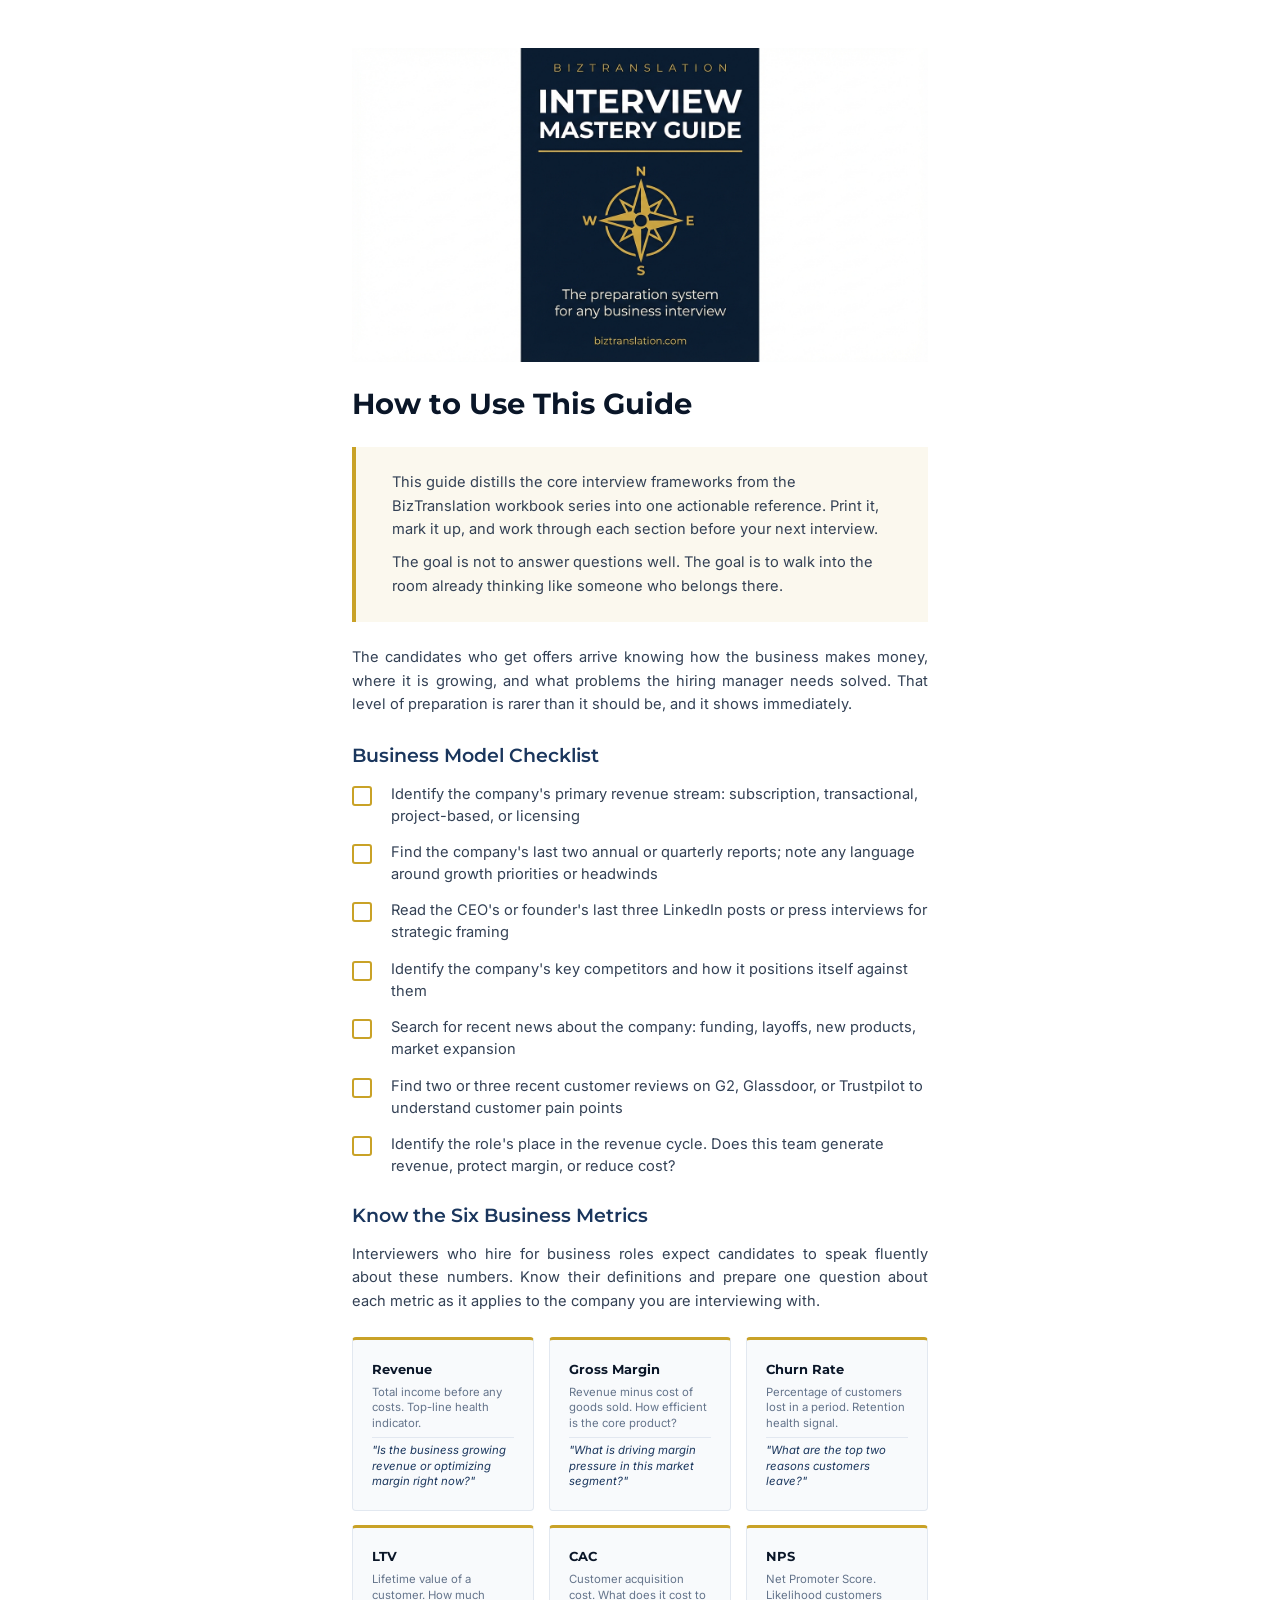
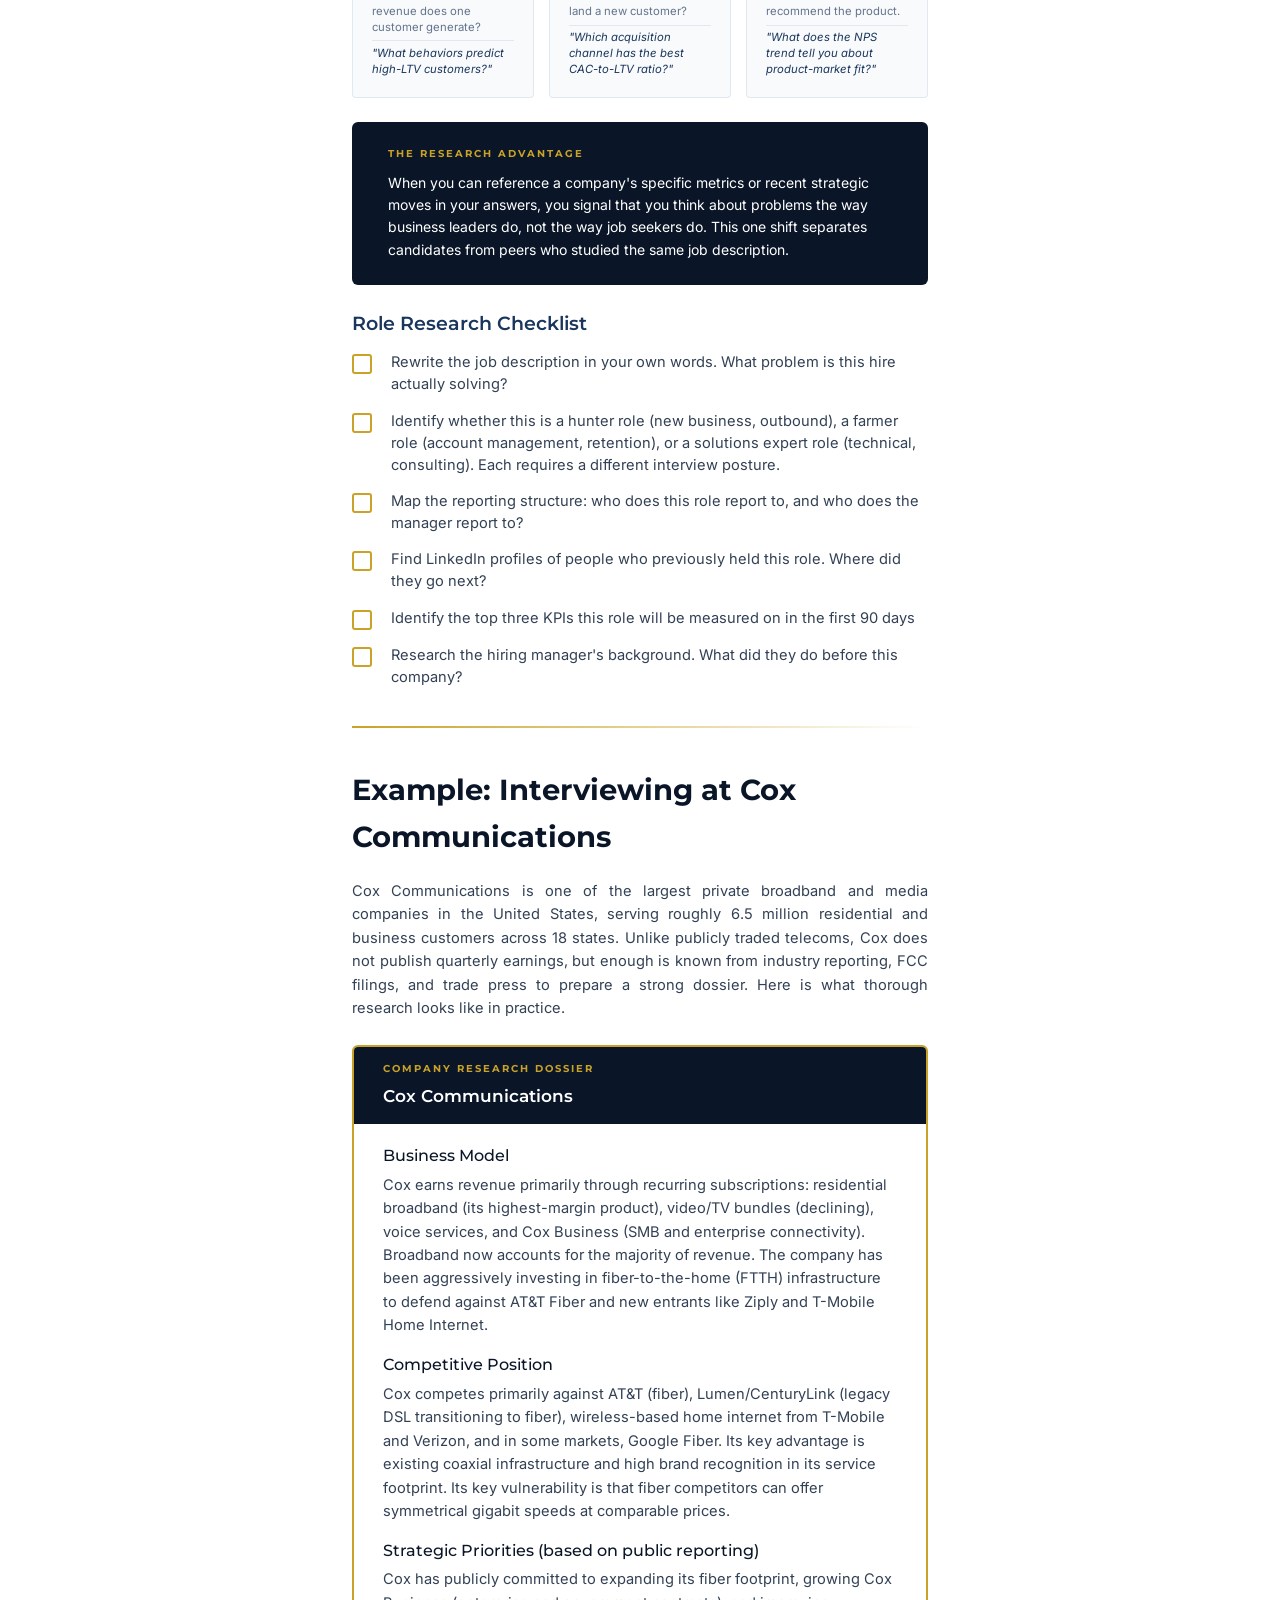
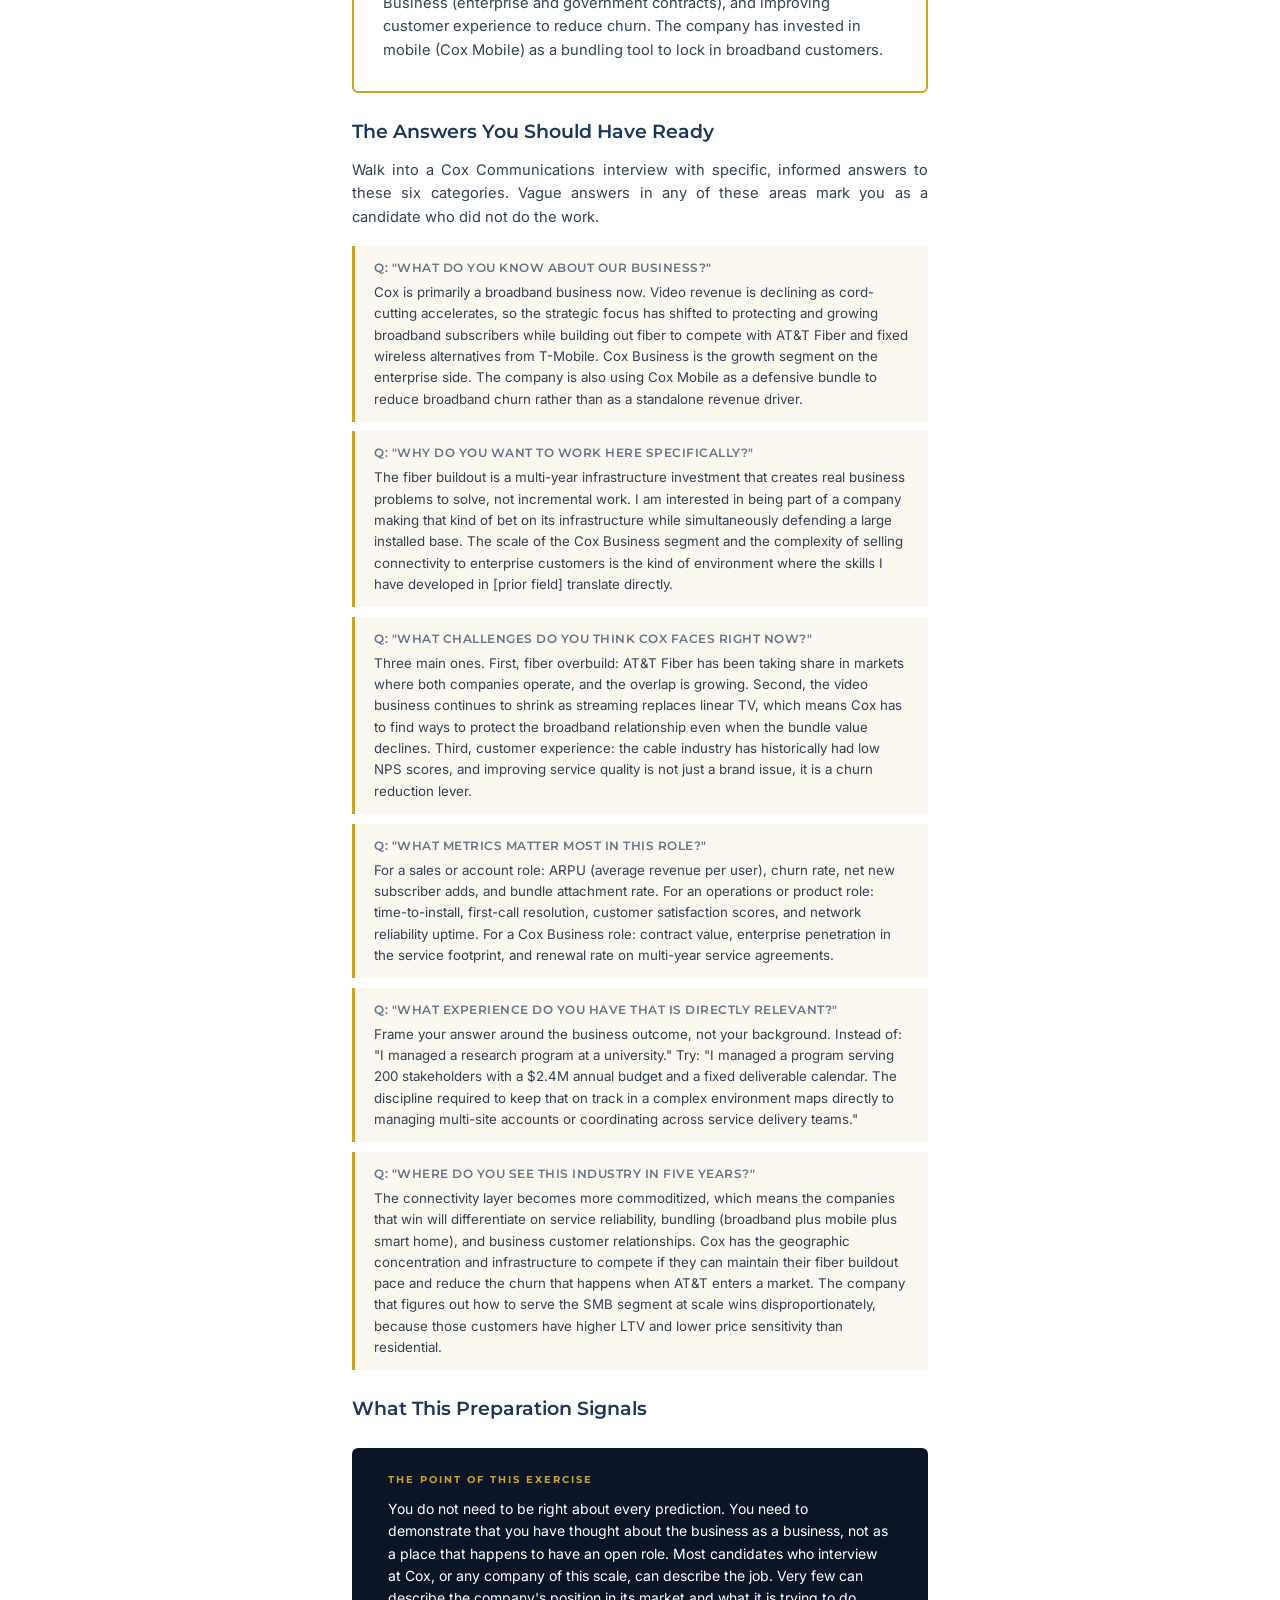
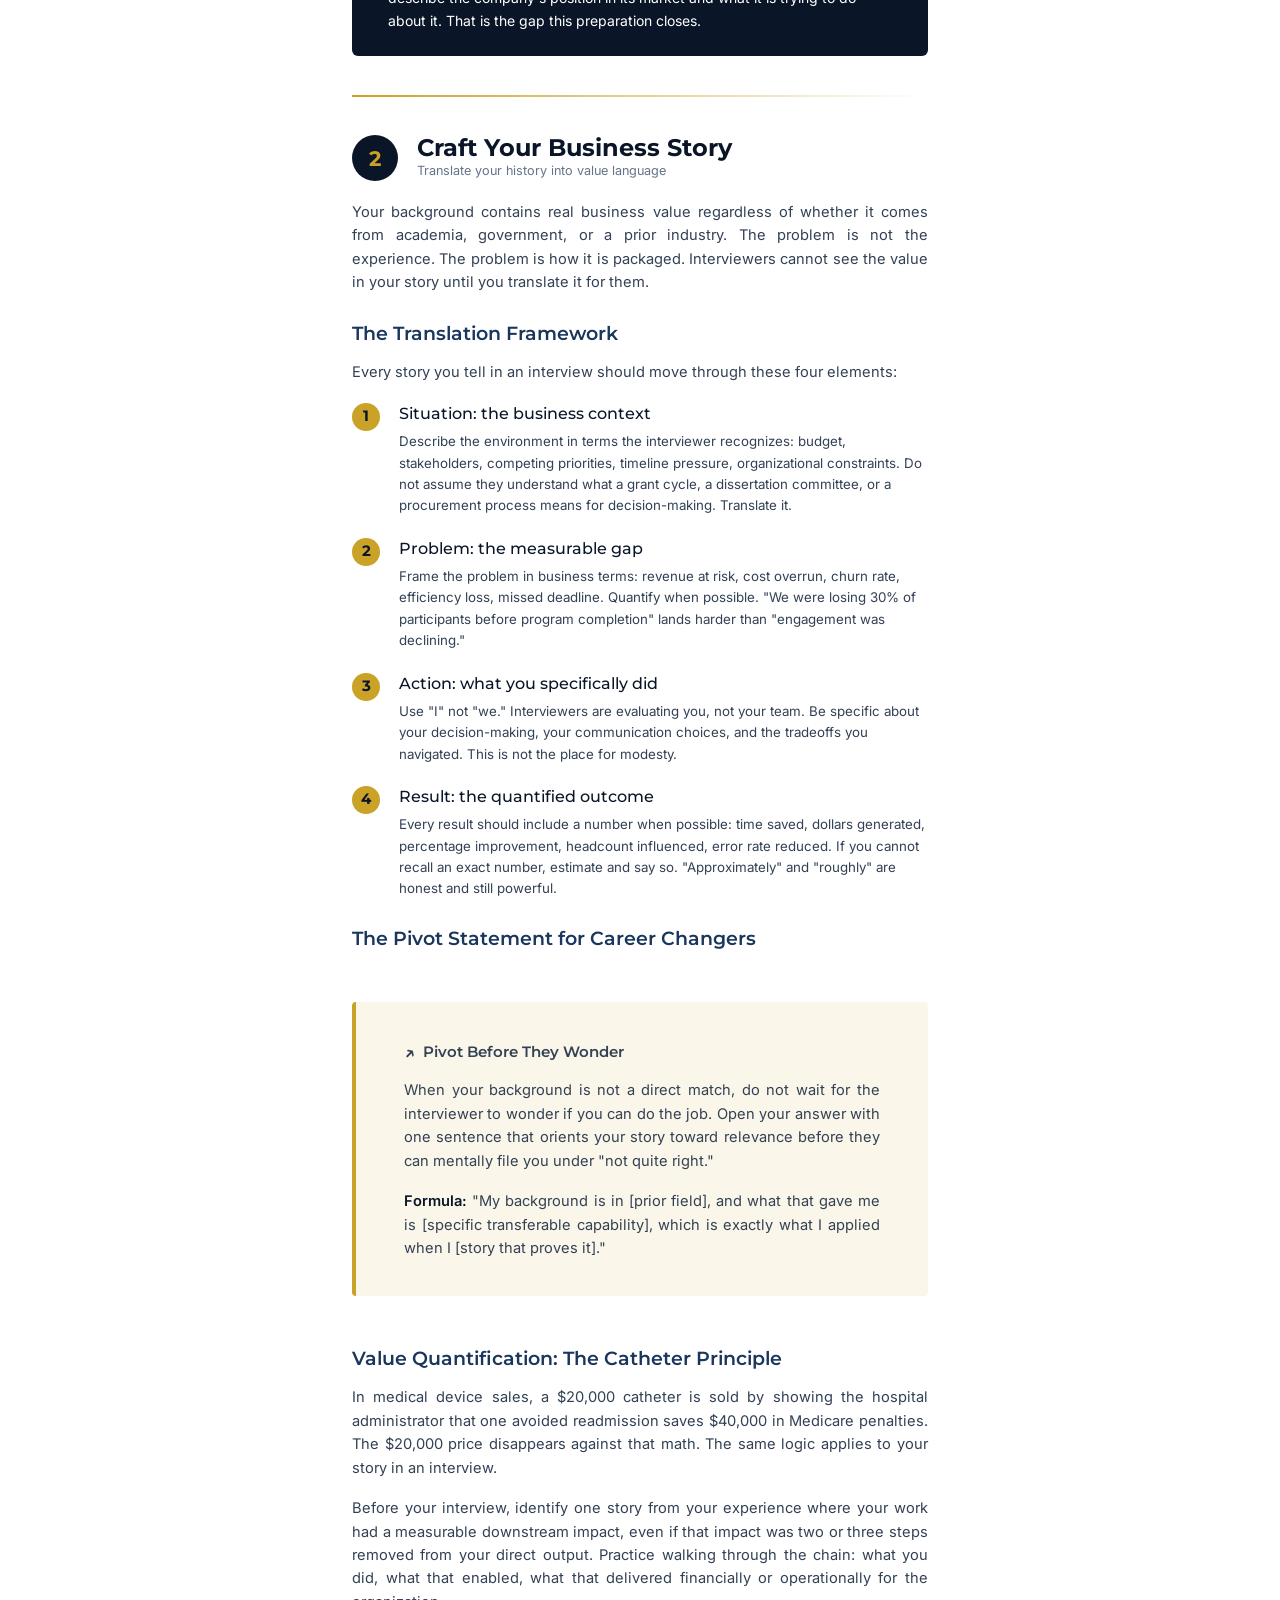
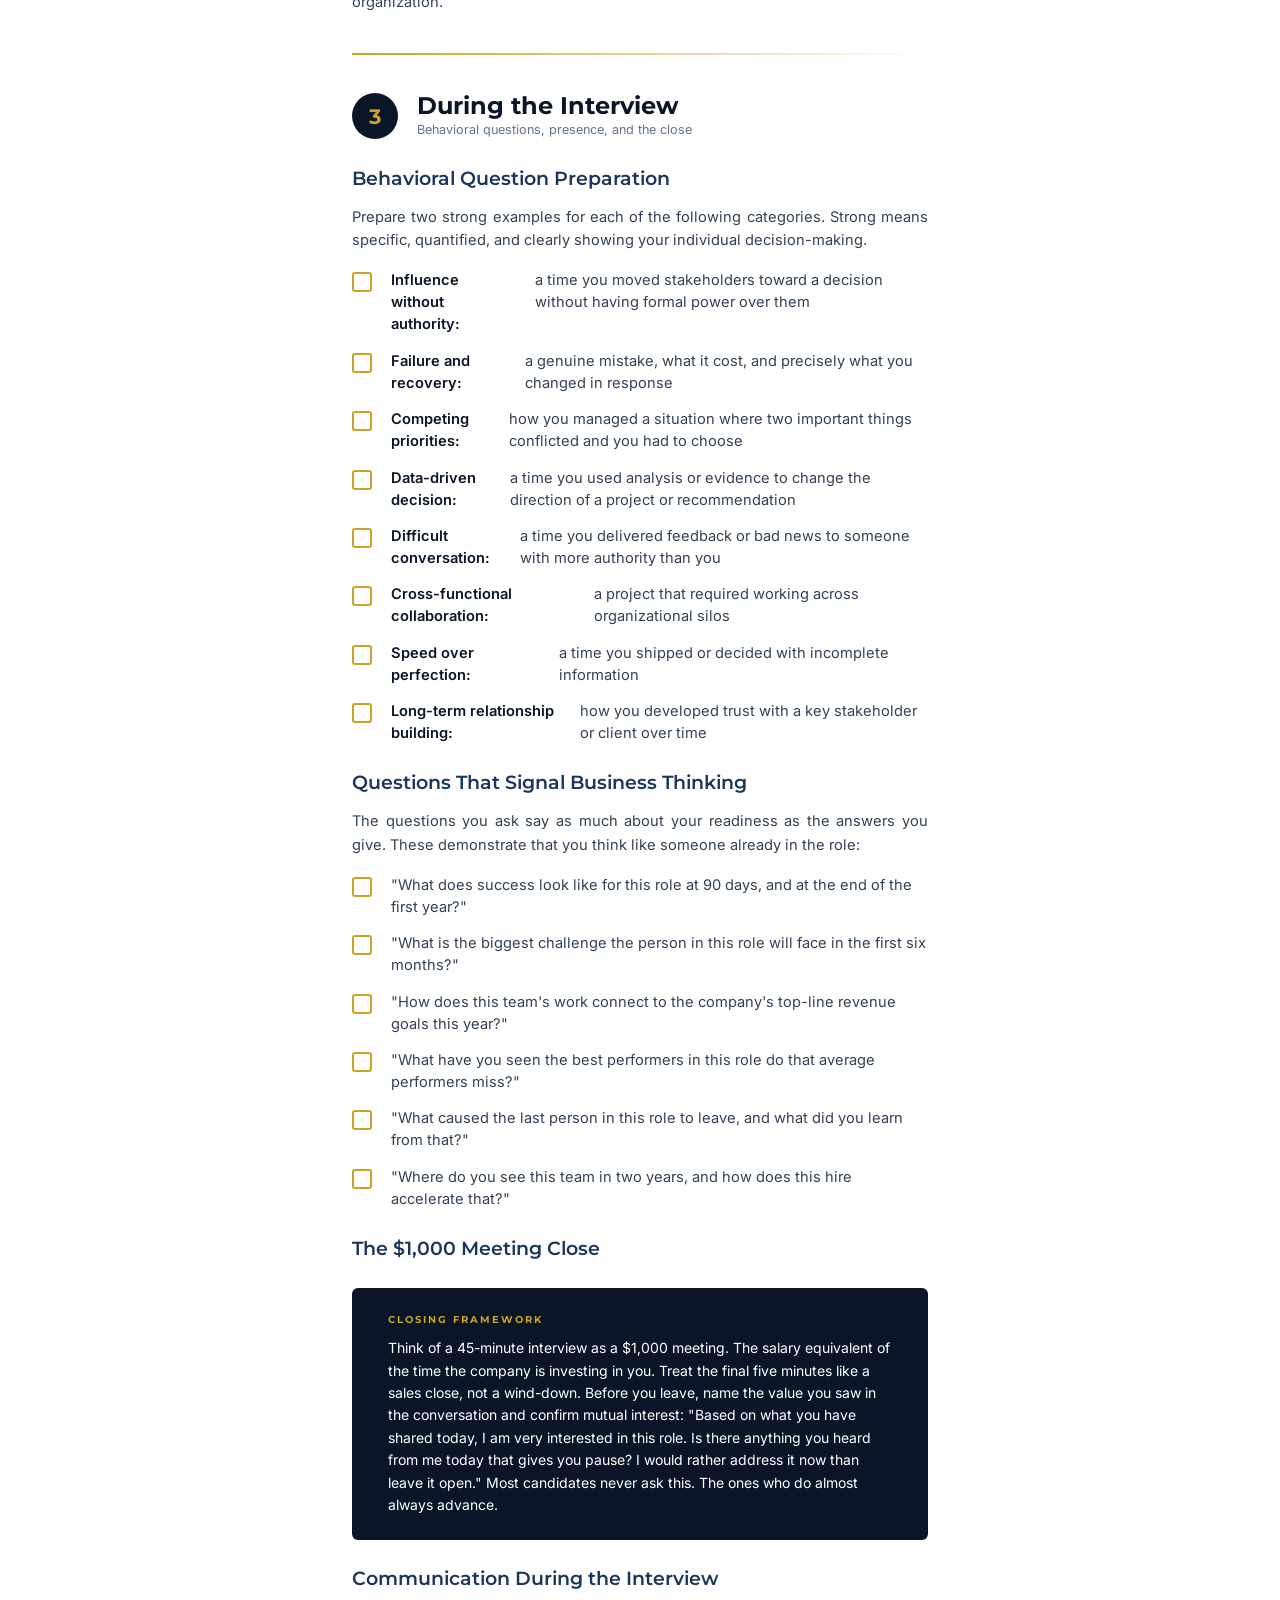
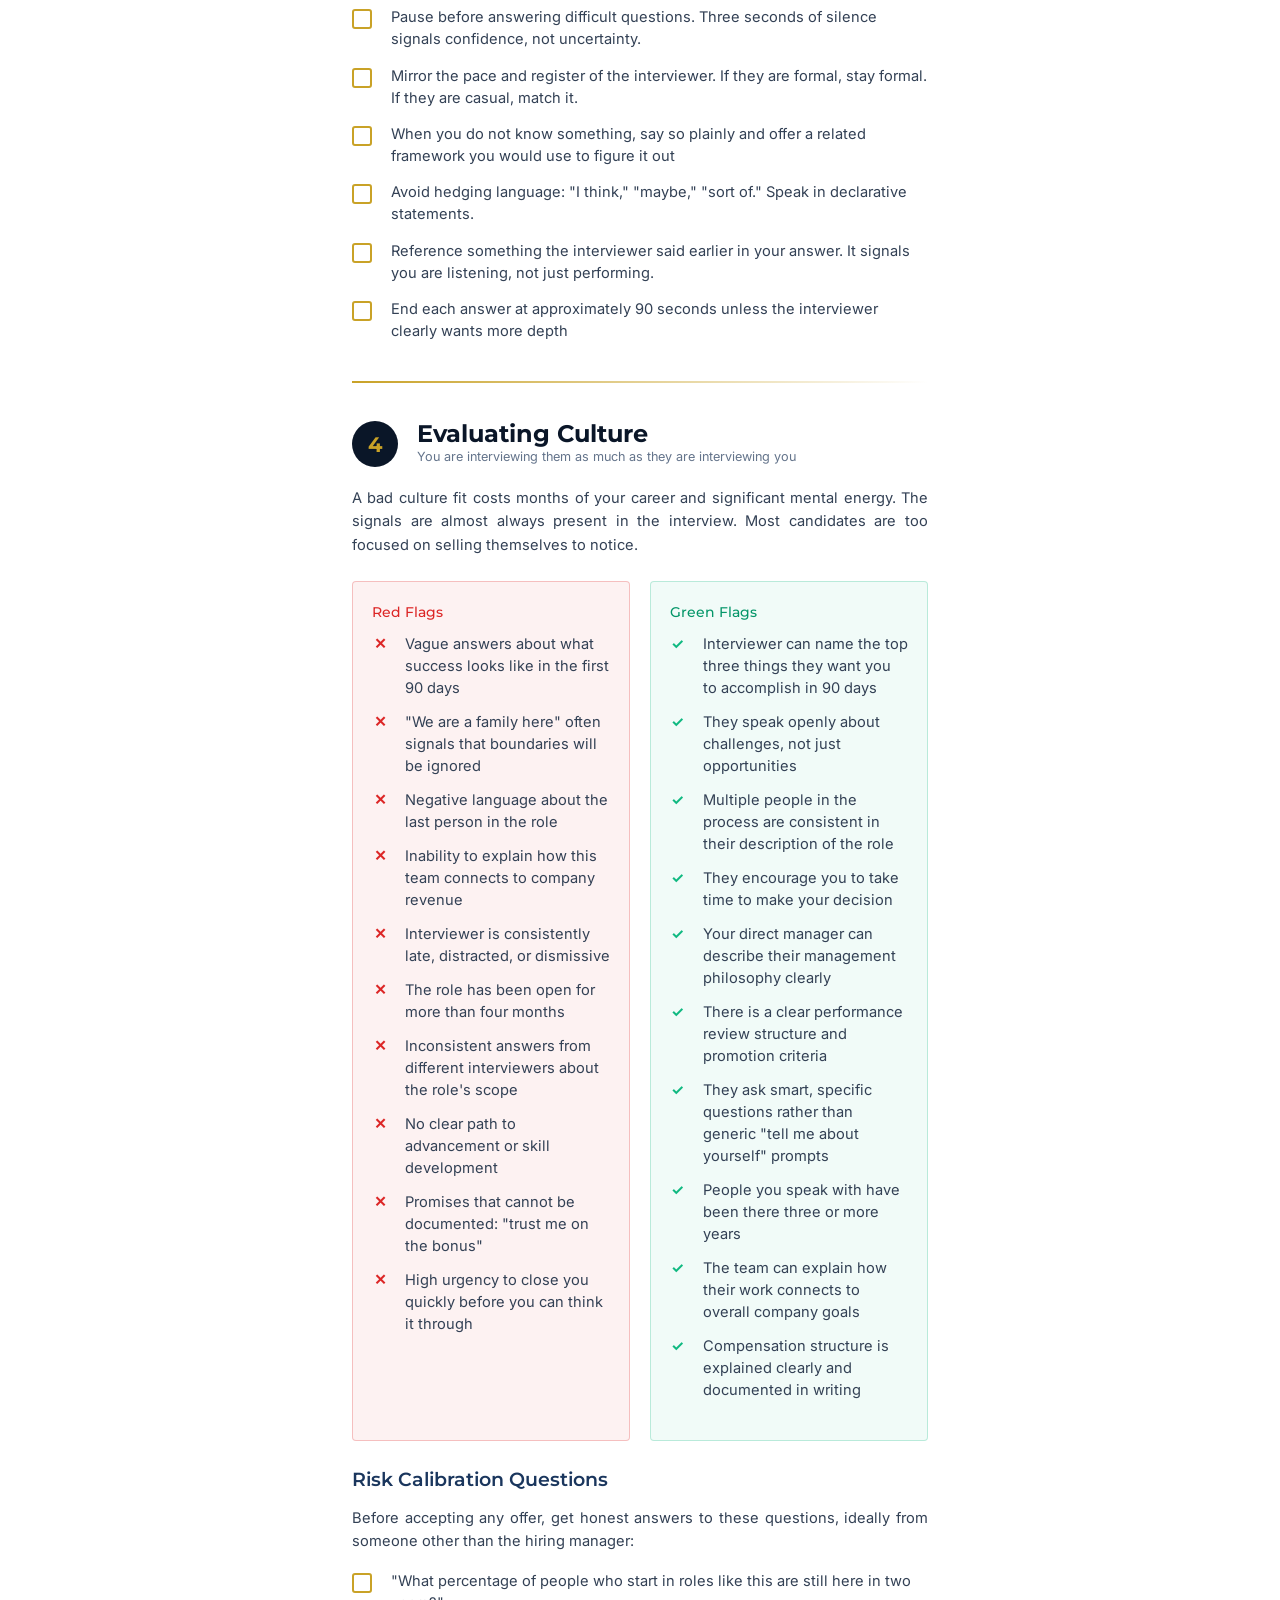
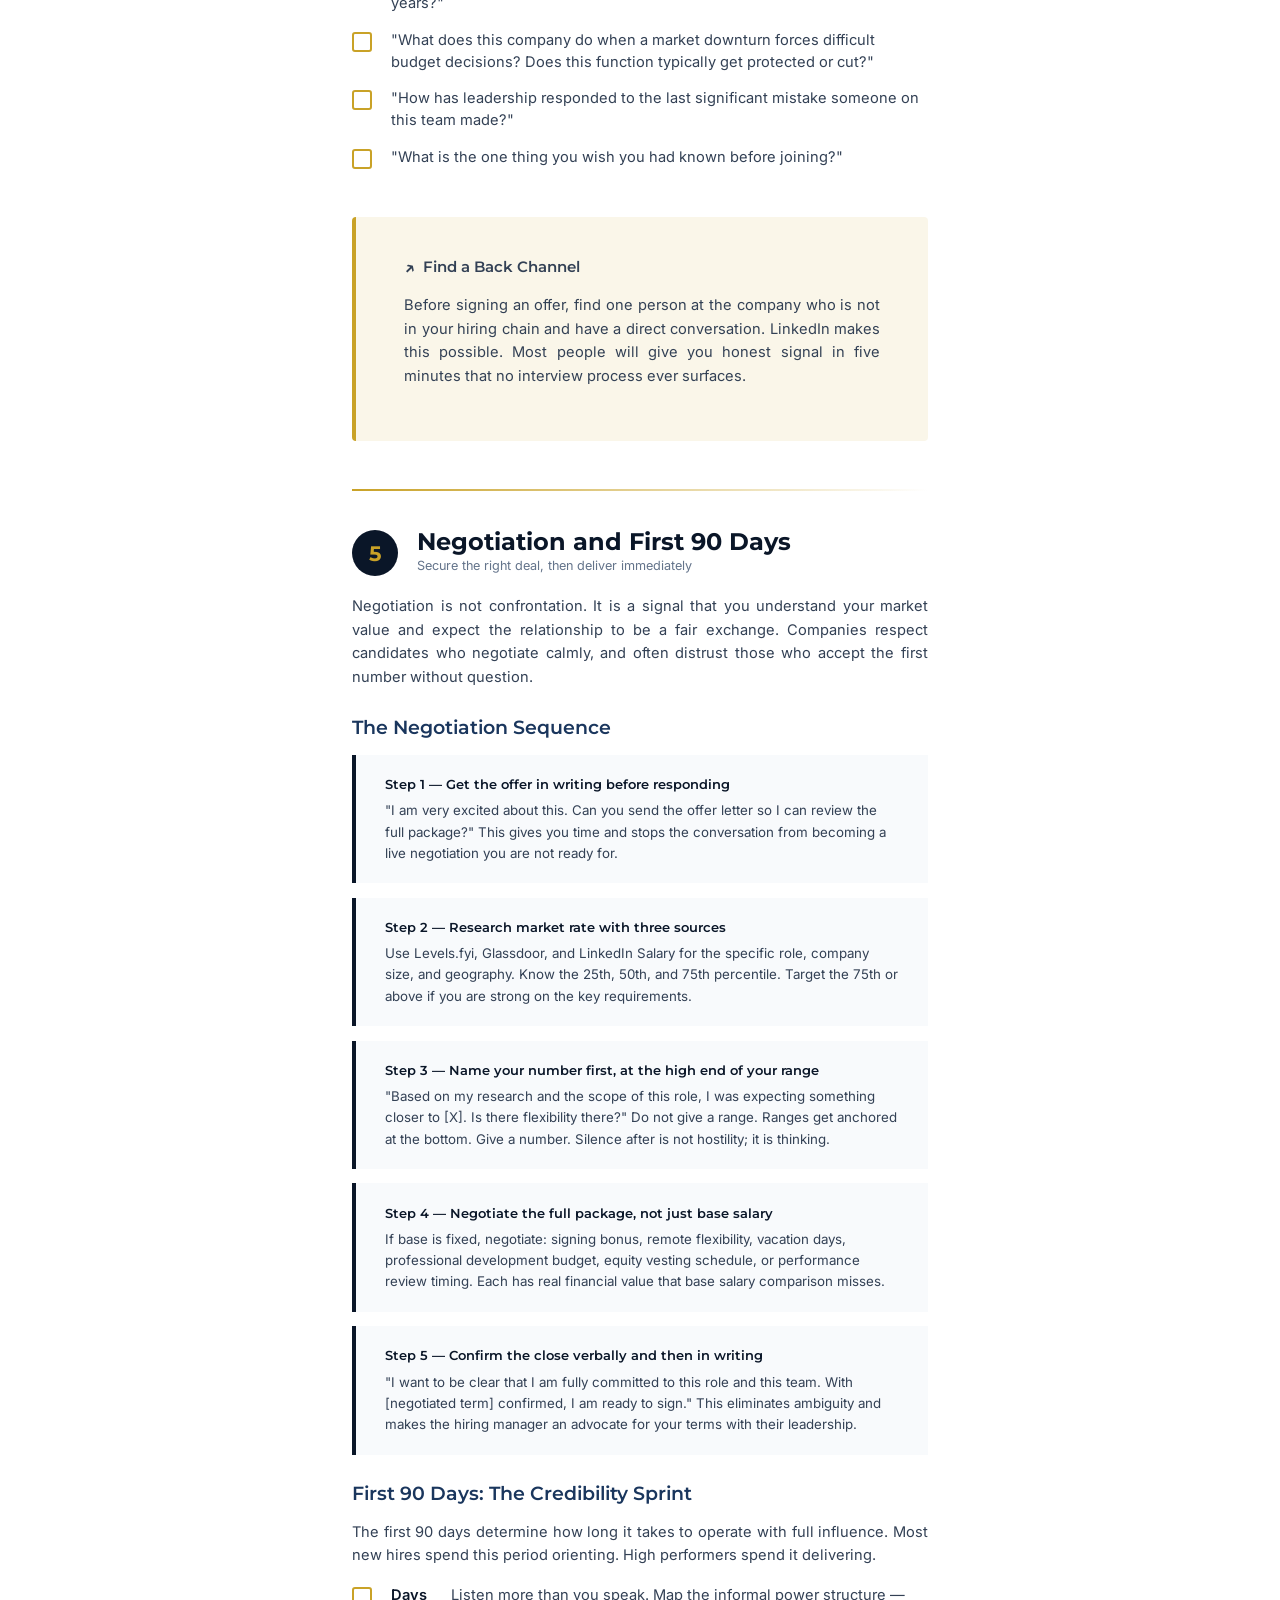
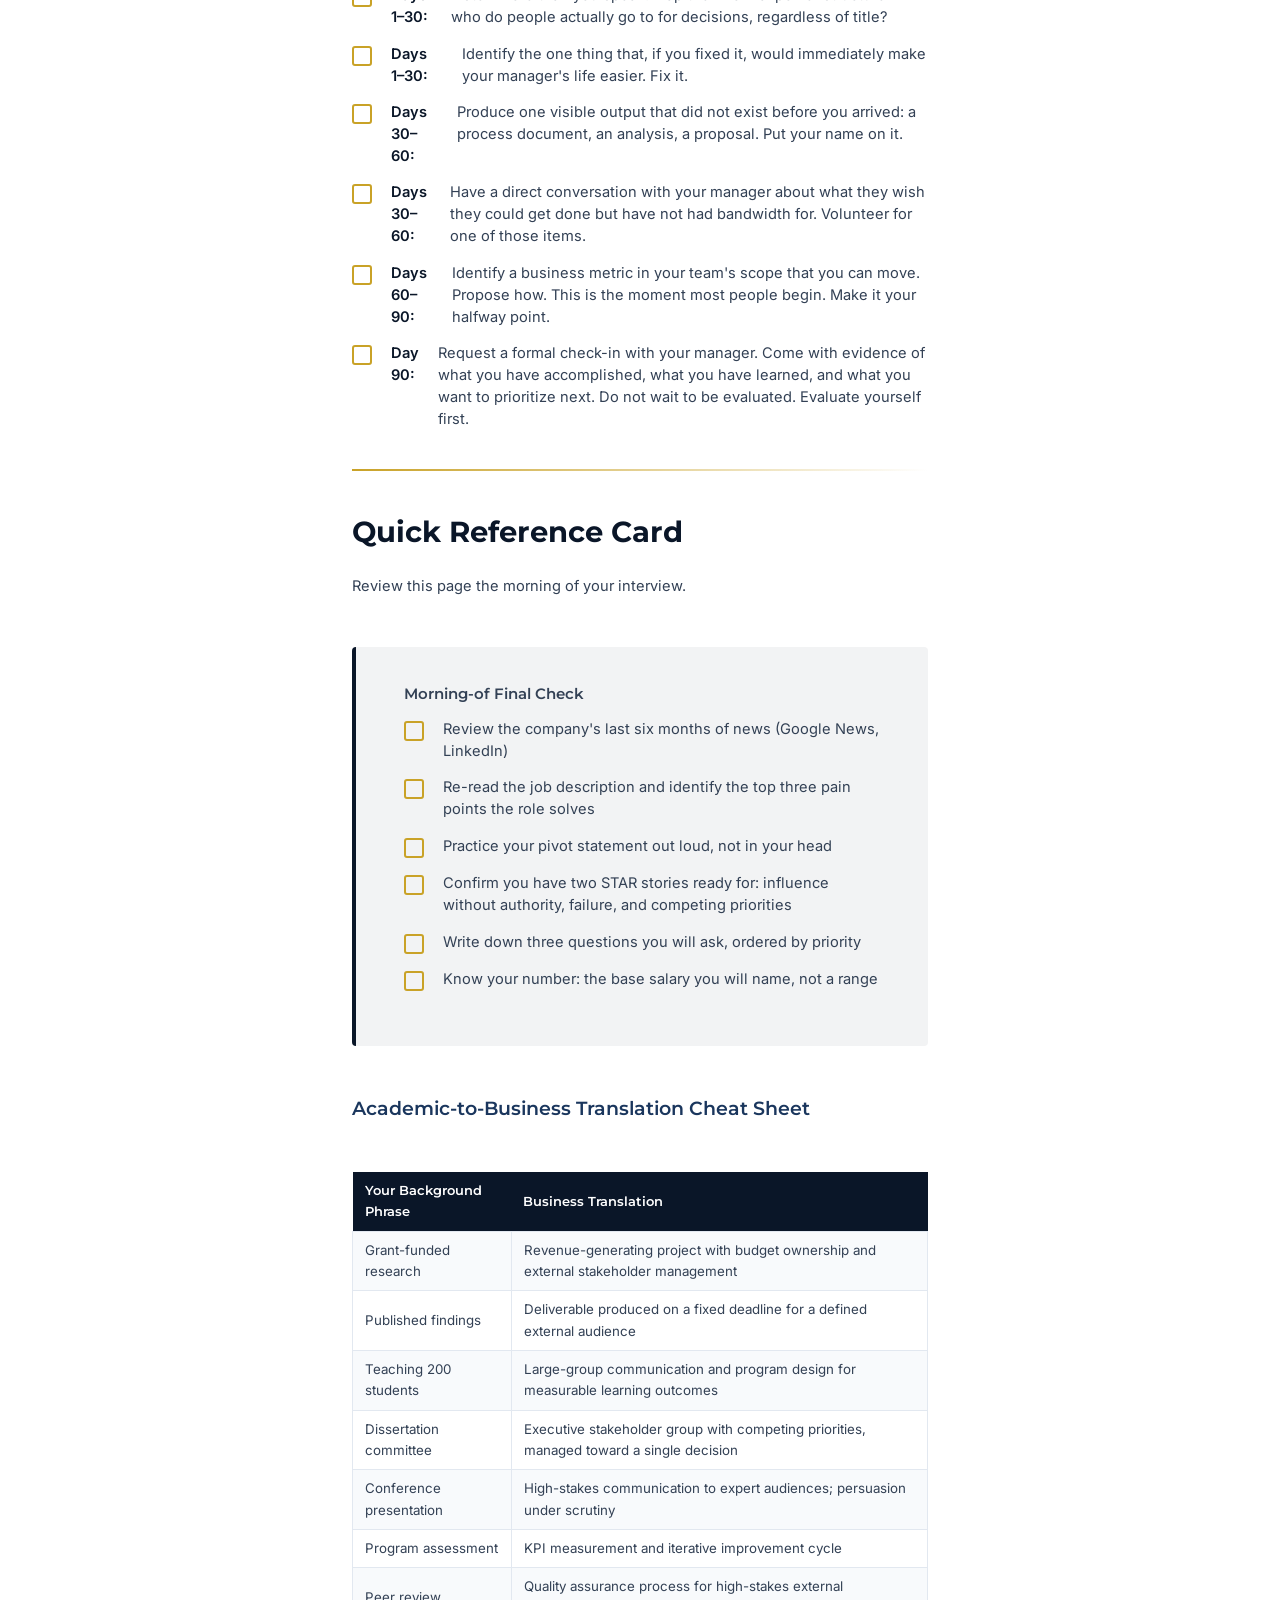
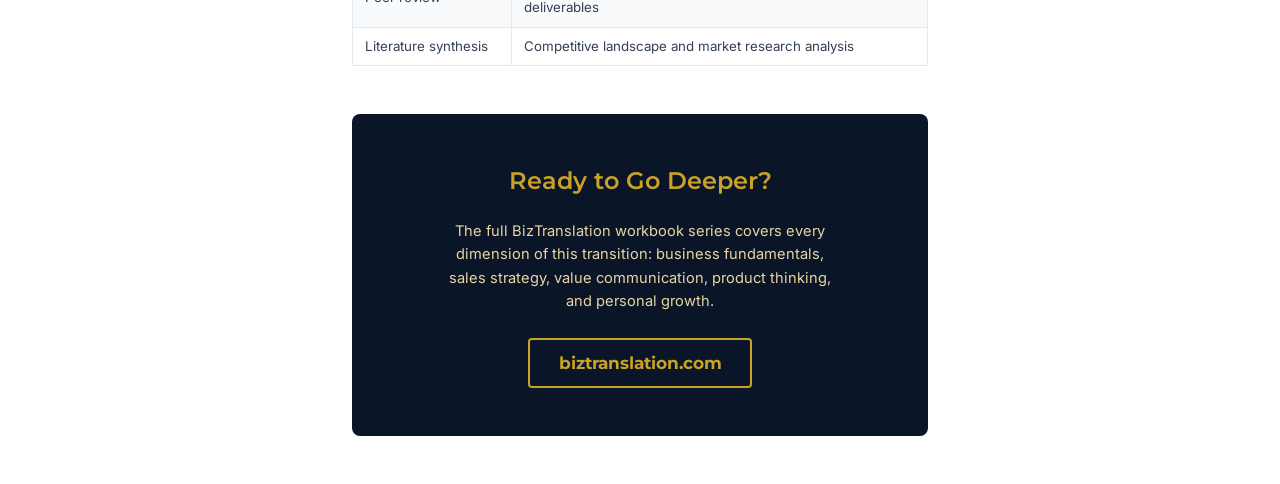
<file: lead_magnets/interview-mastery-biztranslation.html>
<!DOCTYPE html>
<html lang="en">
<head>
  <meta charset="UTF-8">
  <meta name="viewport" content="width=device-width, initial-scale=1.0">
  <title>Interview Mastery Guide | BizTranslation</title>
  <link rel="stylesheet" href="../downloads/class2career-pdf.css">
  <style>
    body {
      max-width: 7in;
      padding: 0.5in;
    }

    /* ── Cover ─────────────────────────────────────────────────────── */
    .cover {
      margin: 0;
      padding: 0;
      border: none;
    }
    .cover img {
      width: 100%;
      height: auto;
      display: block;
    }

    /* ── Phase headers ─────────────────────────────────────────────── */
    .phase-header {
      display: flex;
      align-items: center;
      gap: 0.2in;
      margin: 0.375in 0 0.2in 0;
      page-break-after: avoid;
      break-after: avoid;
    }

    .phase-number {
      width: 46px;
      height: 46px;
      background: var(--deep-navy);
      border-radius: 50%;
      display: flex;
      align-items: center;
      justify-content: center;
      font-family: 'Montserrat', sans-serif;
      font-weight: 700;
      font-size: 16pt;
      color: var(--gold);
      flex-shrink: 0;
      -webkit-print-color-adjust: exact;
      print-color-adjust: exact;
    }

    .phase-label {
      font-family: 'Montserrat', sans-serif;
      font-weight: 700;
      font-size: 18pt;
      color: var(--deep-navy);
      line-height: 1.1;
    }

    .phase-sub {
      font-family: 'Inter', sans-serif;
      font-size: 9.5pt;
      color: var(--slate);
      font-weight: 400;
    }

    /* ── Intro box ─────────────────────────────────────────────────── */
    .intro-box {
      background: rgba(201, 162, 39, 0.08);
      border-left: 4px solid var(--gold);
      padding: 0.25in 0.375in;
      margin-bottom: 0.25in;
    }

    .intro-box p {
      margin-bottom: 0.1in;
      text-align: left;
    }

    .intro-box p:last-child { margin-bottom: 0; }

    /* ── Checklist ─────────────────────────────────────────────────── */
    .checklist {
      list-style: none;
      margin-left: 0;
      margin-bottom: 0.2in;
    }

    .checklist li {
      display: flex;
      align-items: flex-start;
      gap: 0.2in;
      margin-bottom: 0.15in;
      line-height: 1.5;
    }

    .checklist li::before {
      content: '';
      width: 16px;
      height: 16px;
      border: 2px solid var(--gold);
      border-radius: 3px;
      flex-shrink: 0;
      margin-top: 3px;
    }

    /* ── Red/Green flag lists ──────────────────────────────────────── */
    .flag-list {
      list-style: none;
      margin-left: 0;
      margin-bottom: 0.2in;
    }

    .flag-list li {
      display: flex;
      align-items: flex-start;
      gap: 0.175in;
      margin-bottom: 0.125in;
      line-height: 1.5;
    }

    .flag-red::before {
      content: '✕';
      color: #DC2626;
      font-weight: 700;
      flex-shrink: 0;
      width: 16px;
      text-align: center;
    }

    .flag-green::before {
      content: '✓';
      color: var(--emerald);
      font-weight: 700;
      flex-shrink: 0;
      width: 16px;
      text-align: center;
    }

    /* ── Insight boxes ─────────────────────────────────────────────── */
    .insight {
      background: var(--deep-navy);
      color: var(--white);
      padding: 0.25in 0.375in;
      margin: 0.25in 0;
      border-radius: 6px;
      page-break-inside: avoid;
      break-inside: avoid;
      -webkit-print-color-adjust: exact;
      print-color-adjust: exact;
    }

    .insight-label {
      font-family: 'Montserrat', sans-serif;
      font-weight: 700;
      font-size: 7.5pt;
      letter-spacing: 2px;
      text-transform: uppercase;
      color: var(--gold);
      margin-bottom: 0.1in;
    }

    .insight p {
      font-size: 10.5pt;
      line-height: 1.6;
      color: var(--white);
      margin-bottom: 0;
      text-align: left;
    }

    /* ── Story steps ───────────────────────────────────────────────── */
    .story-step {
      display: flex;
      gap: 0.2in;
      margin-bottom: 0.2in;
      page-break-inside: avoid;
      break-inside: avoid;
    }

    .story-step-num {
      width: 28px;
      height: 28px;
      background: var(--gold);
      border-radius: 50%;
      display: flex;
      align-items: center;
      justify-content: center;
      font-family: 'Montserrat', sans-serif;
      font-weight: 700;
      font-size: 11pt;
      color: var(--deep-navy);
      flex-shrink: 0;
      margin-top: 2px;
      -webkit-print-color-adjust: exact;
      print-color-adjust: exact;
    }

    .story-step-content h4 {
      margin-top: 0;
      margin-bottom: 0.05in;
      color: var(--deep-navy);
    }

    .story-step-content p {
      margin-bottom: 0;
      font-size: 10pt;
      text-align: left;
    }

    /* ── Two-col flags ─────────────────────────────────────────────── */
    .two-col-table {
      display: grid;
      grid-template-columns: 1fr 1fr;
      gap: 0.2in;
      margin: 0.25in 0;
    }

    .col-card {
      padding: 0.2in;
      border-radius: 4px;
      page-break-inside: avoid;
      break-inside: avoid;
    }

    .col-card-red {
      background: rgba(220, 38, 38, 0.06);
      border: 1px solid rgba(220, 38, 38, 0.25);
    }

    .col-card-green {
      background: rgba(16, 185, 129, 0.06);
      border: 1px solid rgba(16, 185, 129, 0.25);
    }

    .col-card h4 {
      margin-top: 0;
      font-size: 10.5pt;
      margin-bottom: 0.1in;
    }

    .col-card-red h4  { color: #DC2626; }
    .col-card-green h4 { color: #059669; }

    /* ── Section divider ───────────────────────────────────────────── */
    .section-divider {
      height: 2px;
      background: linear-gradient(90deg, var(--gold) 0%, transparent 100%);
      margin: 0.4in 0;
    }

    /* ── Metric grid ───────────────────────────────────────────────── */
    .metric-grid {
      display: grid;
      grid-template-columns: repeat(3, 1fr);
      gap: 0.15in;
      margin: 0.25in 0;
    }

    .metric-card {
      background: var(--off-white);
      border: 1px solid var(--light-gray);
      border-top: 3px solid var(--gold);
      padding: 0.2in;
      border-radius: 4px;
      page-break-inside: avoid;
      break-inside: avoid;
    }

    .metric-name {
      font-family: 'Montserrat', sans-serif;
      font-weight: 700;
      font-size: 9.5pt;
      color: var(--deep-navy);
      margin-bottom: 0.05in;
    }

    .metric-def {
      font-size: 8.5pt;
      color: var(--slate);
      margin-bottom: 0.05in;
      line-height: 1.4;
    }

    .metric-question {
      font-size: 8.5pt;
      font-style: italic;
      color: var(--rich-navy);
      border-top: 1px solid var(--light-gray);
      padding-top: 0.05in;
      margin-top: 0.05in;
      line-height: 1.4;
    }

    /* ── Negotiation steps ─────────────────────────────────────────── */
    .neg-step {
      background: var(--off-white);
      border-left: 4px solid var(--deep-navy);
      padding: 0.2in 0.3in;
      margin-bottom: 0.15in;
      page-break-inside: avoid;
      break-inside: avoid;
    }

    .neg-step-title {
      font-family: 'Montserrat', sans-serif;
      font-weight: 600;
      font-size: 10pt;
      color: var(--deep-navy);
      margin-bottom: 0.05in;
    }

    .neg-step p {
      margin-bottom: 0;
      font-size: 10pt;
      text-align: left;
    }

    /* ── Cox example box ───────────────────────────────────────────── */
    .company-example {
      border: 2px solid var(--gold);
      border-radius: 6px;
      overflow: hidden;
      margin: 0.25in 0;
      page-break-inside: avoid;
      break-inside: avoid;
    }

    .company-example-header {
      background: var(--deep-navy);
      color: var(--white);
      padding: 0.15in 0.3in;
      -webkit-print-color-adjust: exact;
      print-color-adjust: exact;
    }

    .company-example-header .co-tag {
      font-family: 'Montserrat', sans-serif;
      font-weight: 700;
      font-size: 7.5pt;
      letter-spacing: 2px;
      text-transform: uppercase;
      color: var(--gold);
      margin-bottom: 0.05in;
    }

    .company-example-header h3 {
      color: var(--white);
      font-size: 13pt;
      margin: 0;
    }

    .company-example-body {
      padding: 0.2in 0.3in;
    }

    .company-example-body h4 {
      margin-top: 0.15in;
      margin-bottom: 0.05in;
      color: var(--deep-navy);
    }

    .company-example-body h4:first-child { margin-top: 0; }

    .answer-block {
      background: rgba(201, 162, 39, 0.07);
      border-left: 3px solid var(--gold);
      padding: 0.125in 0.2in;
      margin: 0.1in 0;
      font-size: 10pt;
    }

    .answer-block .aq {
      font-family: 'Montserrat', sans-serif;
      font-weight: 600;
      font-size: 9pt;
      color: var(--slate);
      text-transform: uppercase;
      letter-spacing: 0.5px;
      margin-bottom: 0.05in;
    }

    .answer-block p {
      margin-bottom: 0;
      text-align: left;
      font-size: 10pt;
    }

    /* ── CTA box ───────────────────────────────────────────────────── */
    .cta-box {
      background: var(--deep-navy);
      color: var(--white);
      padding: 0.5in;
      text-align: center;
      border-radius: 8px;
      margin-top: 0.5in;
      page-break-inside: avoid;
      break-inside: avoid;
      -webkit-print-color-adjust: exact;
      print-color-adjust: exact;
    }

    .cta-box h2 {
      color: var(--gold);
      border: none;
      padding-left: 0;
      margin-top: 0;
      text-align: center;
    }

    .cta-box p {
      color: var(--soft-gold);
      text-align: center;
      font-size: 11pt;
      max-width: 4in;
      margin: 0 auto 0.25in auto;
    }

    .cta-url {
      font-family: 'Montserrat', sans-serif;
      font-weight: 700;
      font-size: 13pt;
      color: var(--gold);
      text-decoration: none;
      border: 2px solid var(--gold);
      padding: 0.1in 0.3in;
      border-radius: 4px;
      display: inline-block;
    }

    /* ── Typography overrides ──────────────────────────────────────── */
    h1 {
      font-size: 22pt;
      margin-top: 0.2in;
      margin-bottom: 0.2in;
    }

    h2 {
      margin-top: 0.375in;
      margin-bottom: 0.2in;
    }

    h3 {
      margin-top: 0.25in;
      margin-bottom: 0.125in;
    }

    h4 {
      margin-top: 0.2in;
      margin-bottom: 0.075in;
    }

    p { margin-bottom: 0.175in; }

    /* ── Print ─────────────────────────────────────────────────────── */
    @media print {
      body {
        font-size: 10.5pt !important;
      }

      h1 {
        page-break-before: always;
        break-before: page;
        page-break-after: avoid;
        break-after: avoid;
        margin-top: 0 !important;
      }

      .cover {
        page-break-after: always;
        break-after: page;
      }

      .two-col-table {
        display: grid;
        grid-template-columns: 1fr 1fr;
      }

      .metric-grid {
        display: grid;
        grid-template-columns: repeat(3, 1fr);
      }
    }
  </style>
</head>
<body>

<!-- ── COVER ─────────────────────────────────────────────────────────── -->
<div class="cover">
  <img src="../assets/covers/cover-img-biztranslation.png" alt="Interview Mastery Guide — BizTranslation">
</div>

<!-- ── INTRODUCTION ──────────────────────────────────────────────────── -->
<h1>How to Use This Guide</h1>

<div class="intro-box">
  <p>This guide distills the core interview frameworks from the BizTranslation workbook series into one actionable reference. Print it, mark it up, and work through each section before your next interview.</p>
  <p>The goal is not to answer questions well. The goal is to walk into the room already thinking like someone who belongs there.</p>
</div>

<p>The candidates who get offers arrive knowing how the business makes money, where it is growing, and what problems the hiring manager needs solved. That level of preparation is rarer than it should be, and it shows immediately.</p>

<h3>Business Model Checklist</h3>

<ul class="checklist">
  <li>Identify the company's primary revenue stream: subscription, transactional, project-based, or licensing</li>
  <li>Find the company's last two annual or quarterly reports; note any language around growth priorities or headwinds</li>
  <li>Read the CEO's or founder's last three LinkedIn posts or press interviews for strategic framing</li>
  <li>Identify the company's key competitors and how it positions itself against them</li>
  <li>Search for recent news about the company: funding, layoffs, new products, market expansion</li>
  <li>Find two or three recent customer reviews on G2, Glassdoor, or Trustpilot to understand customer pain points</li>
  <li>Identify the role's place in the revenue cycle. Does this team generate revenue, protect margin, or reduce cost?</li>
</ul>

<h3>Know the Six Business Metrics</h3>

<p>Interviewers who hire for business roles expect candidates to speak fluently about these numbers. Know their definitions and prepare one question about each metric as it applies to the company you are interviewing with.</p>

<div class="metric-grid">
  <div class="metric-card">
    <div class="metric-name">Revenue</div>
    <div class="metric-def">Total income before any costs. Top-line health indicator.</div>
    <div class="metric-question">"Is the business growing revenue or optimizing margin right now?"</div>
  </div>
  <div class="metric-card">
    <div class="metric-name">Gross Margin</div>
    <div class="metric-def">Revenue minus cost of goods sold. How efficient is the core product?</div>
    <div class="metric-question">"What is driving margin pressure in this market segment?"</div>
  </div>
  <div class="metric-card">
    <div class="metric-name">Churn Rate</div>
    <div class="metric-def">Percentage of customers lost in a period. Retention health signal.</div>
    <div class="metric-question">"What are the top two reasons customers leave?"</div>
  </div>
  <div class="metric-card">
    <div class="metric-name">LTV</div>
    <div class="metric-def">Lifetime value of a customer. How much revenue does one customer generate?</div>
    <div class="metric-question">"What behaviors predict high-LTV customers?"</div>
  </div>
  <div class="metric-card">
    <div class="metric-name">CAC</div>
    <div class="metric-def">Customer acquisition cost. What does it cost to land a new customer?</div>
    <div class="metric-question">"Which acquisition channel has the best CAC-to-LTV ratio?"</div>
  </div>
  <div class="metric-card">
    <div class="metric-name">NPS</div>
    <div class="metric-def">Net Promoter Score. Likelihood customers recommend the product.</div>
    <div class="metric-question">"What does the NPS trend tell you about product-market fit?"</div>
  </div>
</div>

<div class="insight">
  <div class="insight-label">The Research Advantage</div>
  <p>When you can reference a company's specific metrics or recent strategic moves in your answers, you signal that you think about problems the way business leaders do, not the way job seekers do. This one shift separates candidates from peers who studied the same job description.</p>
</div>

<h3>Role Research Checklist</h3>

<ul class="checklist">
  <li>Rewrite the job description in your own words. What problem is this hire actually solving?</li>
  <li>Identify whether this is a hunter role (new business, outbound), a farmer role (account management, retention), or a solutions expert role (technical, consulting). Each requires a different interview posture.</li>
  <li>Map the reporting structure: who does this role report to, and who does the manager report to?</li>
  <li>Find LinkedIn profiles of people who previously held this role. Where did they go next?</li>
  <li>Identify the top three KPIs this role will be measured on in the first 90 days</li>
  <li>Research the hiring manager's background. What did they do before this company?</li>
</ul>

<div class="section-divider"></div>

<!-- ── REAL COMPANY EXAMPLE ───────────────────────────────────────────── -->

<h1>Example: Interviewing at Cox Communications</h1>

<p>Cox Communications is one of the largest private broadband and media companies in the United States, serving roughly 6.5 million residential and business customers across 18 states. Unlike publicly traded telecoms, Cox does not publish quarterly earnings, but enough is known from industry reporting, FCC filings, and trade press to prepare a strong dossier. Here is what thorough research looks like in practice.</p>

<div class="company-example">
  <div class="company-example-header">
    <div class="co-tag">Company Research Dossier</div>
    <h3>Cox Communications</h3>
  </div>
  <div class="company-example-body">

    <h4>Business Model</h4>
    <p style="margin-bottom:0.1in; text-align:left;">Cox earns revenue primarily through recurring subscriptions: residential broadband (its highest-margin product), video/TV bundles (declining), voice services, and Cox Business (SMB and enterprise connectivity). Broadband now accounts for the majority of revenue. The company has been aggressively investing in fiber-to-the-home (FTTH) infrastructure to defend against AT&T Fiber and new entrants like Ziply and T-Mobile Home Internet.</p>

    <h4>Competitive Position</h4>
    <p style="margin-bottom:0.1in; text-align:left;">Cox competes primarily against AT&T (fiber), Lumen/CenturyLink (legacy DSL transitioning to fiber), wireless-based home internet from T-Mobile and Verizon, and in some markets, Google Fiber. Its key advantage is existing coaxial infrastructure and high brand recognition in its service footprint. Its key vulnerability is that fiber competitors can offer symmetrical gigabit speeds at comparable prices.</p>

    <h4>Strategic Priorities (based on public reporting)</h4>
    <p style="margin-bottom:0.1in; text-align:left;">Cox has publicly committed to expanding its fiber footprint, growing Cox Business (enterprise and government contracts), and improving customer experience to reduce churn. The company has invested in mobile (Cox Mobile) as a bundling tool to lock in broadband customers.</p>

  </div>
</div>

<h3>The Answers You Should Have Ready</h3>

<p>Walk into a Cox Communications interview with specific, informed answers to these six categories. Vague answers in any of these areas mark you as a candidate who did not do the work.</p>

<div class="answer-block">
  <div class="aq">Q: "What do you know about our business?"</div>
  <p>Cox is primarily a broadband business now. Video revenue is declining as cord-cutting accelerates, so the strategic focus has shifted to protecting and growing broadband subscribers while building out fiber to compete with AT&T Fiber and fixed wireless alternatives from T-Mobile. Cox Business is the growth segment on the enterprise side. The company is also using Cox Mobile as a defensive bundle to reduce broadband churn rather than as a standalone revenue driver.</p>
</div>

<div class="answer-block">
  <div class="aq">Q: "Why do you want to work here specifically?"</div>
  <p>The fiber buildout is a multi-year infrastructure investment that creates real business problems to solve, not incremental work. I am interested in being part of a company making that kind of bet on its infrastructure while simultaneously defending a large installed base. The scale of the Cox Business segment and the complexity of selling connectivity to enterprise customers is the kind of environment where the skills I have developed in [prior field] translate directly.</p>
</div>

<div class="answer-block">
  <div class="aq">Q: "What challenges do you think Cox faces right now?"</div>
  <p>Three main ones. First, fiber overbuild: AT&T Fiber has been taking share in markets where both companies operate, and the overlap is growing. Second, the video business continues to shrink as streaming replaces linear TV, which means Cox has to find ways to protect the broadband relationship even when the bundle value declines. Third, customer experience: the cable industry has historically had low NPS scores, and improving service quality is not just a brand issue, it is a churn reduction lever.</p>
</div>

<div class="answer-block">
  <div class="aq">Q: "What metrics matter most in this role?"</div>
  <p>For a sales or account role: ARPU (average revenue per user), churn rate, net new subscriber adds, and bundle attachment rate. For an operations or product role: time-to-install, first-call resolution, customer satisfaction scores, and network reliability uptime. For a Cox Business role: contract value, enterprise penetration in the service footprint, and renewal rate on multi-year service agreements.</p>
</div>

<div class="answer-block">
  <div class="aq">Q: "What experience do you have that is directly relevant?"</div>
  <p>Frame your answer around the business outcome, not your background. Instead of: "I managed a research program at a university." Try: "I managed a program serving 200 stakeholders with a $2.4M annual budget and a fixed deliverable calendar. The discipline required to keep that on track in a complex environment maps directly to managing multi-site accounts or coordinating across service delivery teams."</p>
</div>

<div class="answer-block">
  <div class="aq">Q: "Where do you see this industry in five years?"</div>
  <p>The connectivity layer becomes more commoditized, which means the companies that win will differentiate on service reliability, bundling (broadband plus mobile plus smart home), and business customer relationships. Cox has the geographic concentration and infrastructure to compete if they can maintain their fiber buildout pace and reduce the churn that happens when AT&T enters a market. The company that figures out how to serve the SMB segment at scale wins disproportionately, because those customers have higher LTV and lower price sensitivity than residential.</p>
</div>

<h3>What This Preparation Signals</h3>

<div class="insight">
  <div class="insight-label">The Point of This Exercise</div>
  <p>You do not need to be right about every prediction. You need to demonstrate that you have thought about the business as a business, not as a place that happens to have an open role. Most candidates who interview at Cox, or any company of this scale, can describe the job. Very few can describe the company's position in its market and what it is trying to do about it. That is the gap this preparation closes.</p>
</div>

<div class="section-divider"></div>

<!-- ── PHASE 2: CRAFT YOUR BUSINESS STORY ────────────────────────────── -->
<div class="phase-header">
  <div class="phase-number">2</div>
  <div>
    <div class="phase-label">Craft Your Business Story</div>
    <div class="phase-sub">Translate your history into value language</div>
  </div>
</div>

<p>Your background contains real business value regardless of whether it comes from academia, government, or a prior industry. The problem is not the experience. The problem is how it is packaged. Interviewers cannot see the value in your story until you translate it for them.</p>

<h3>The Translation Framework</h3>

<p>Every story you tell in an interview should move through these four elements:</p>

<div class="story-step">
  <div class="story-step-num">1</div>
  <div class="story-step-content">
    <h4>Situation: the business context</h4>
    <p>Describe the environment in terms the interviewer recognizes: budget, stakeholders, competing priorities, timeline pressure, organizational constraints. Do not assume they understand what a grant cycle, a dissertation committee, or a procurement process means for decision-making. Translate it.</p>
  </div>
</div>

<div class="story-step">
  <div class="story-step-num">2</div>
  <div class="story-step-content">
    <h4>Problem: the measurable gap</h4>
    <p>Frame the problem in business terms: revenue at risk, cost overrun, churn rate, efficiency loss, missed deadline. Quantify when possible. "We were losing 30% of participants before program completion" lands harder than "engagement was declining."</p>
  </div>
</div>

<div class="story-step">
  <div class="story-step-num">3</div>
  <div class="story-step-content">
    <h4>Action: what you specifically did</h4>
    <p>Use "I" not "we." Interviewers are evaluating you, not your team. Be specific about your decision-making, your communication choices, and the tradeoffs you navigated. This is not the place for modesty.</p>
  </div>
</div>

<div class="story-step">
  <div class="story-step-num">4</div>
  <div class="story-step-content">
    <h4>Result: the quantified outcome</h4>
    <p>Every result should include a number when possible: time saved, dollars generated, percentage improvement, headcount influenced, error rate reduced. If you cannot recall an exact number, estimate and say so. "Approximately" and "roughly" are honest and still powerful.</p>
  </div>
</div>

<h3>The Pivot Statement for Career Changers</h3>

<div class="callout callout-tip">
  <div class="callout-title"><span class="callout-icon">↗</span> Pivot Before They Wonder</div>
  <p>When your background is not a direct match, do not wait for the interviewer to wonder if you can do the job. Open your answer with one sentence that orients your story toward relevance before they can mentally file you under "not quite right."</p>
  <p style="margin-bottom:0"><strong>Formula:</strong> "My background is in [prior field], and what that gave me is [specific transferable capability], which is exactly what I applied when I [story that proves it]."</p>
</div>

<h3>Value Quantification: The Catheter Principle</h3>

<p>In medical device sales, a $20,000 catheter is sold by showing the hospital administrator that one avoided readmission saves $40,000 in Medicare penalties. The $20,000 price disappears against that math. The same logic applies to your story in an interview.</p>

<p>Before your interview, identify one story from your experience where your work had a measurable downstream impact, even if that impact was two or three steps removed from your direct output. Practice walking through the chain: what you did, what that enabled, what that delivered financially or operationally for the organization.</p>

<div class="section-divider"></div>

<!-- ── PHASE 3: DURING THE INTERVIEW ─────────────────────────────────── -->
<div class="phase-header">
  <div class="phase-number">3</div>
  <div>
    <div class="phase-label">During the Interview</div>
    <div class="phase-sub">Behavioral questions, presence, and the close</div>
  </div>
</div>

<h3>Behavioral Question Preparation</h3>

<p>Prepare two strong examples for each of the following categories. Strong means specific, quantified, and clearly showing your individual decision-making.</p>

<ul class="checklist">
  <li><strong>Influence without authority:</strong> a time you moved stakeholders toward a decision without having formal power over them</li>
  <li><strong>Failure and recovery:</strong> a genuine mistake, what it cost, and precisely what you changed in response</li>
  <li><strong>Competing priorities:</strong> how you managed a situation where two important things conflicted and you had to choose</li>
  <li><strong>Data-driven decision:</strong> a time you used analysis or evidence to change the direction of a project or recommendation</li>
  <li><strong>Difficult conversation:</strong> a time you delivered feedback or bad news to someone with more authority than you</li>
  <li><strong>Cross-functional collaboration:</strong> a project that required working across organizational silos</li>
  <li><strong>Speed over perfection:</strong> a time you shipped or decided with incomplete information</li>
  <li><strong>Long-term relationship building:</strong> how you developed trust with a key stakeholder or client over time</li>
</ul>

<h3>Questions That Signal Business Thinking</h3>

<p>The questions you ask say as much about your readiness as the answers you give. These demonstrate that you think like someone already in the role:</p>

<ul class="checklist">
  <li>"What does success look like for this role at 90 days, and at the end of the first year?"</li>
  <li>"What is the biggest challenge the person in this role will face in the first six months?"</li>
  <li>"How does this team's work connect to the company's top-line revenue goals this year?"</li>
  <li>"What have you seen the best performers in this role do that average performers miss?"</li>
  <li>"What caused the last person in this role to leave, and what did you learn from that?"</li>
  <li>"Where do you see this team in two years, and how does this hire accelerate that?"</li>
</ul>

<h3>The $1,000 Meeting Close</h3>

<div class="insight">
  <div class="insight-label">Closing Framework</div>
  <p>Think of a 45-minute interview as a $1,000 meeting. The salary equivalent of the time the company is investing in you. Treat the final five minutes like a sales close, not a wind-down. Before you leave, name the value you saw in the conversation and confirm mutual interest: "Based on what you have shared today, I am very interested in this role. Is there anything you heard from me today that gives you pause? I would rather address it now than leave it open." Most candidates never ask this. The ones who do almost always advance.</p>
</div>

<h3>Communication During the Interview</h3>

<ul class="checklist">
  <li>Pause before answering difficult questions. Three seconds of silence signals confidence, not uncertainty.</li>
  <li>Mirror the pace and register of the interviewer. If they are formal, stay formal. If they are casual, match it.</li>
  <li>When you do not know something, say so plainly and offer a related framework you would use to figure it out</li>
  <li>Avoid hedging language: "I think," "maybe," "sort of." Speak in declarative statements.</li>
  <li>Reference something the interviewer said earlier in your answer. It signals you are listening, not just performing.</li>
  <li>End each answer at approximately 90 seconds unless the interviewer clearly wants more depth</li>
</ul>

<div class="section-divider"></div>

<!-- ── PHASE 4: EVALUATING CULTURE ────────────────────────────────────── -->
<div class="phase-header">
  <div class="phase-number">4</div>
  <div>
    <div class="phase-label">Evaluating Culture</div>
    <div class="phase-sub">You are interviewing them as much as they are interviewing you</div>
  </div>
</div>

<p>A bad culture fit costs months of your career and significant mental energy. The signals are almost always present in the interview. Most candidates are too focused on selling themselves to notice.</p>

<div class="two-col-table">
  <div class="col-card col-card-red">
    <h4>Red Flags</h4>
    <ul class="flag-list">
      <li class="flag-red">Vague answers about what success looks like in the first 90 days</li>
      <li class="flag-red">"We are a family here" often signals that boundaries will be ignored</li>
      <li class="flag-red">Negative language about the last person in the role</li>
      <li class="flag-red">Inability to explain how this team connects to company revenue</li>
      <li class="flag-red">Interviewer is consistently late, distracted, or dismissive</li>
      <li class="flag-red">The role has been open for more than four months</li>
      <li class="flag-red">Inconsistent answers from different interviewers about the role's scope</li>
      <li class="flag-red">No clear path to advancement or skill development</li>
      <li class="flag-red">Promises that cannot be documented: "trust me on the bonus"</li>
      <li class="flag-red">High urgency to close you quickly before you can think it through</li>
    </ul>
  </div>
  <div class="col-card col-card-green">
    <h4>Green Flags</h4>
    <ul class="flag-list">
      <li class="flag-green">Interviewer can name the top three things they want you to accomplish in 90 days</li>
      <li class="flag-green">They speak openly about challenges, not just opportunities</li>
      <li class="flag-green">Multiple people in the process are consistent in their description of the role</li>
      <li class="flag-green">They encourage you to take time to make your decision</li>
      <li class="flag-green">Your direct manager can describe their management philosophy clearly</li>
      <li class="flag-green">There is a clear performance review structure and promotion criteria</li>
      <li class="flag-green">They ask smart, specific questions rather than generic "tell me about yourself" prompts</li>
      <li class="flag-green">People you speak with have been there three or more years</li>
      <li class="flag-green">The team can explain how their work connects to overall company goals</li>
      <li class="flag-green">Compensation structure is explained clearly and documented in writing</li>
    </ul>
  </div>
</div>

<h3>Risk Calibration Questions</h3>

<p>Before accepting any offer, get honest answers to these questions, ideally from someone other than the hiring manager:</p>

<ul class="checklist">
  <li>"What percentage of people who start in roles like this are still here in two years?"</li>
  <li>"What does this company do when a market downturn forces difficult budget decisions? Does this function typically get protected or cut?"</li>
  <li>"How has leadership responded to the last significant mistake someone on this team made?"</li>
  <li>"What is the one thing you wish you had known before joining?"</li>
</ul>

<div class="callout callout-tip">
  <div class="callout-title"><span class="callout-icon">↗</span> Find a Back Channel</div>
  <p>Before signing an offer, find one person at the company who is not in your hiring chain and have a direct conversation. LinkedIn makes this possible. Most people will give you honest signal in five minutes that no interview process ever surfaces.</p>
</div>

<div class="section-divider"></div>

<!-- ── PHASE 5: NEGOTIATION AND FIRST 90 DAYS ─────────────────────────── -->
<div class="phase-header">
  <div class="phase-number">5</div>
  <div>
    <div class="phase-label">Negotiation and First 90 Days</div>
    <div class="phase-sub">Secure the right deal, then deliver immediately</div>
  </div>
</div>

<p>Negotiation is not confrontation. It is a signal that you understand your market value and expect the relationship to be a fair exchange. Companies respect candidates who negotiate calmly, and often distrust those who accept the first number without question.</p>

<h3>The Negotiation Sequence</h3>

<div class="neg-step">
  <div class="neg-step-title">Step 1 — Get the offer in writing before responding</div>
  <p>"I am very excited about this. Can you send the offer letter so I can review the full package?" This gives you time and stops the conversation from becoming a live negotiation you are not ready for.</p>
</div>

<div class="neg-step">
  <div class="neg-step-title">Step 2 — Research market rate with three sources</div>
  <p>Use Levels.fyi, Glassdoor, and LinkedIn Salary for the specific role, company size, and geography. Know the 25th, 50th, and 75th percentile. Target the 75th or above if you are strong on the key requirements.</p>
</div>

<div class="neg-step">
  <div class="neg-step-title">Step 3 — Name your number first, at the high end of your range</div>
  <p>"Based on my research and the scope of this role, I was expecting something closer to [X]. Is there flexibility there?" Do not give a range. Ranges get anchored at the bottom. Give a number. Silence after is not hostility; it is thinking.</p>
</div>

<div class="neg-step">
  <div class="neg-step-title">Step 4 — Negotiate the full package, not just base salary</div>
  <p>If base is fixed, negotiate: signing bonus, remote flexibility, vacation days, professional development budget, equity vesting schedule, or performance review timing. Each has real financial value that base salary comparison misses.</p>
</div>

<div class="neg-step">
  <div class="neg-step-title">Step 5 — Confirm the close verbally and then in writing</div>
  <p>"I want to be clear that I am fully committed to this role and this team. With [negotiated term] confirmed, I am ready to sign." This eliminates ambiguity and makes the hiring manager an advocate for your terms with their leadership.</p>
</div>

<h3>First 90 Days: The Credibility Sprint</h3>

<p>The first 90 days determine how long it takes to operate with full influence. Most new hires spend this period orienting. High performers spend it delivering.</p>

<ul class="checklist">
  <li><strong>Days 1–30:</strong> Listen more than you speak. Map the informal power structure — who do people actually go to for decisions, regardless of title?</li>
  <li><strong>Days 1–30:</strong> Identify the one thing that, if you fixed it, would immediately make your manager's life easier. Fix it.</li>
  <li><strong>Days 30–60:</strong> Produce one visible output that did not exist before you arrived: a process document, an analysis, a proposal. Put your name on it.</li>
  <li><strong>Days 30–60:</strong> Have a direct conversation with your manager about what they wish they could get done but have not had bandwidth for. Volunteer for one of those items.</li>
  <li><strong>Days 60–90:</strong> Identify a business metric in your team's scope that you can move. Propose how. This is the moment most people begin. Make it your halfway point.</li>
  <li><strong>Day 90:</strong> Request a formal check-in with your manager. Come with evidence of what you have accomplished, what you have learned, and what you want to prioritize next. Do not wait to be evaluated. Evaluate yourself first.</li>
</ul>

<div class="section-divider"></div>

<!-- ── QUICK REFERENCE ─────────────────────────────────────────────────── -->
<h1>Quick Reference Card</h1>

<p>Review this page the morning of your interview.</p>

<div class="callout callout-exercise">
  <div class="callout-title">Morning-of Final Check</div>
  <ul class="checklist">
    <li>Review the company's last six months of news (Google News, LinkedIn)</li>
    <li>Re-read the job description and identify the top three pain points the role solves</li>
    <li>Practice your pivot statement out loud, not in your head</li>
    <li>Confirm you have two STAR stories ready for: influence without authority, failure, and competing priorities</li>
    <li>Write down three questions you will ask, ordered by priority</li>
    <li>Know your number: the base salary you will name, not a range</li>
  </ul>
</div>

<h3>Academic-to-Business Translation Cheat Sheet</h3>

<table>
  <tr>
    <th>Your Background Phrase</th>
    <th>Business Translation</th>
  </tr>
  <tr>
    <td>Grant-funded research</td>
    <td>Revenue-generating project with budget ownership and external stakeholder management</td>
  </tr>
  <tr>
    <td>Published findings</td>
    <td>Deliverable produced on a fixed deadline for a defined external audience</td>
  </tr>
  <tr>
    <td>Teaching 200 students</td>
    <td>Large-group communication and program design for measurable learning outcomes</td>
  </tr>
  <tr>
    <td>Dissertation committee</td>
    <td>Executive stakeholder group with competing priorities, managed toward a single decision</td>
  </tr>
  <tr>
    <td>Conference presentation</td>
    <td>High-stakes communication to expert audiences; persuasion under scrutiny</td>
  </tr>
  <tr>
    <td>Program assessment</td>
    <td>KPI measurement and iterative improvement cycle</td>
  </tr>
  <tr>
    <td>Peer review</td>
    <td>Quality assurance process for high-stakes external deliverables</td>
  </tr>
  <tr>
    <td>Literature synthesis</td>
    <td>Competitive landscape and market research analysis</td>
  </tr>
</table>

<!-- ── FINAL CTA ───────────────────────────────────────────────────────── -->
<div class="cta-box">
  <h2>Ready to Go Deeper?</h2>
  <p>The full BizTranslation workbook series covers every dimension of this transition: business fundamentals, sales strategy, value communication, product thinking, and personal growth.</p>
  <a class="cta-url" href="https://biztranslation.com">biztranslation.com</a>
</div>

</body>
</html>
</file>
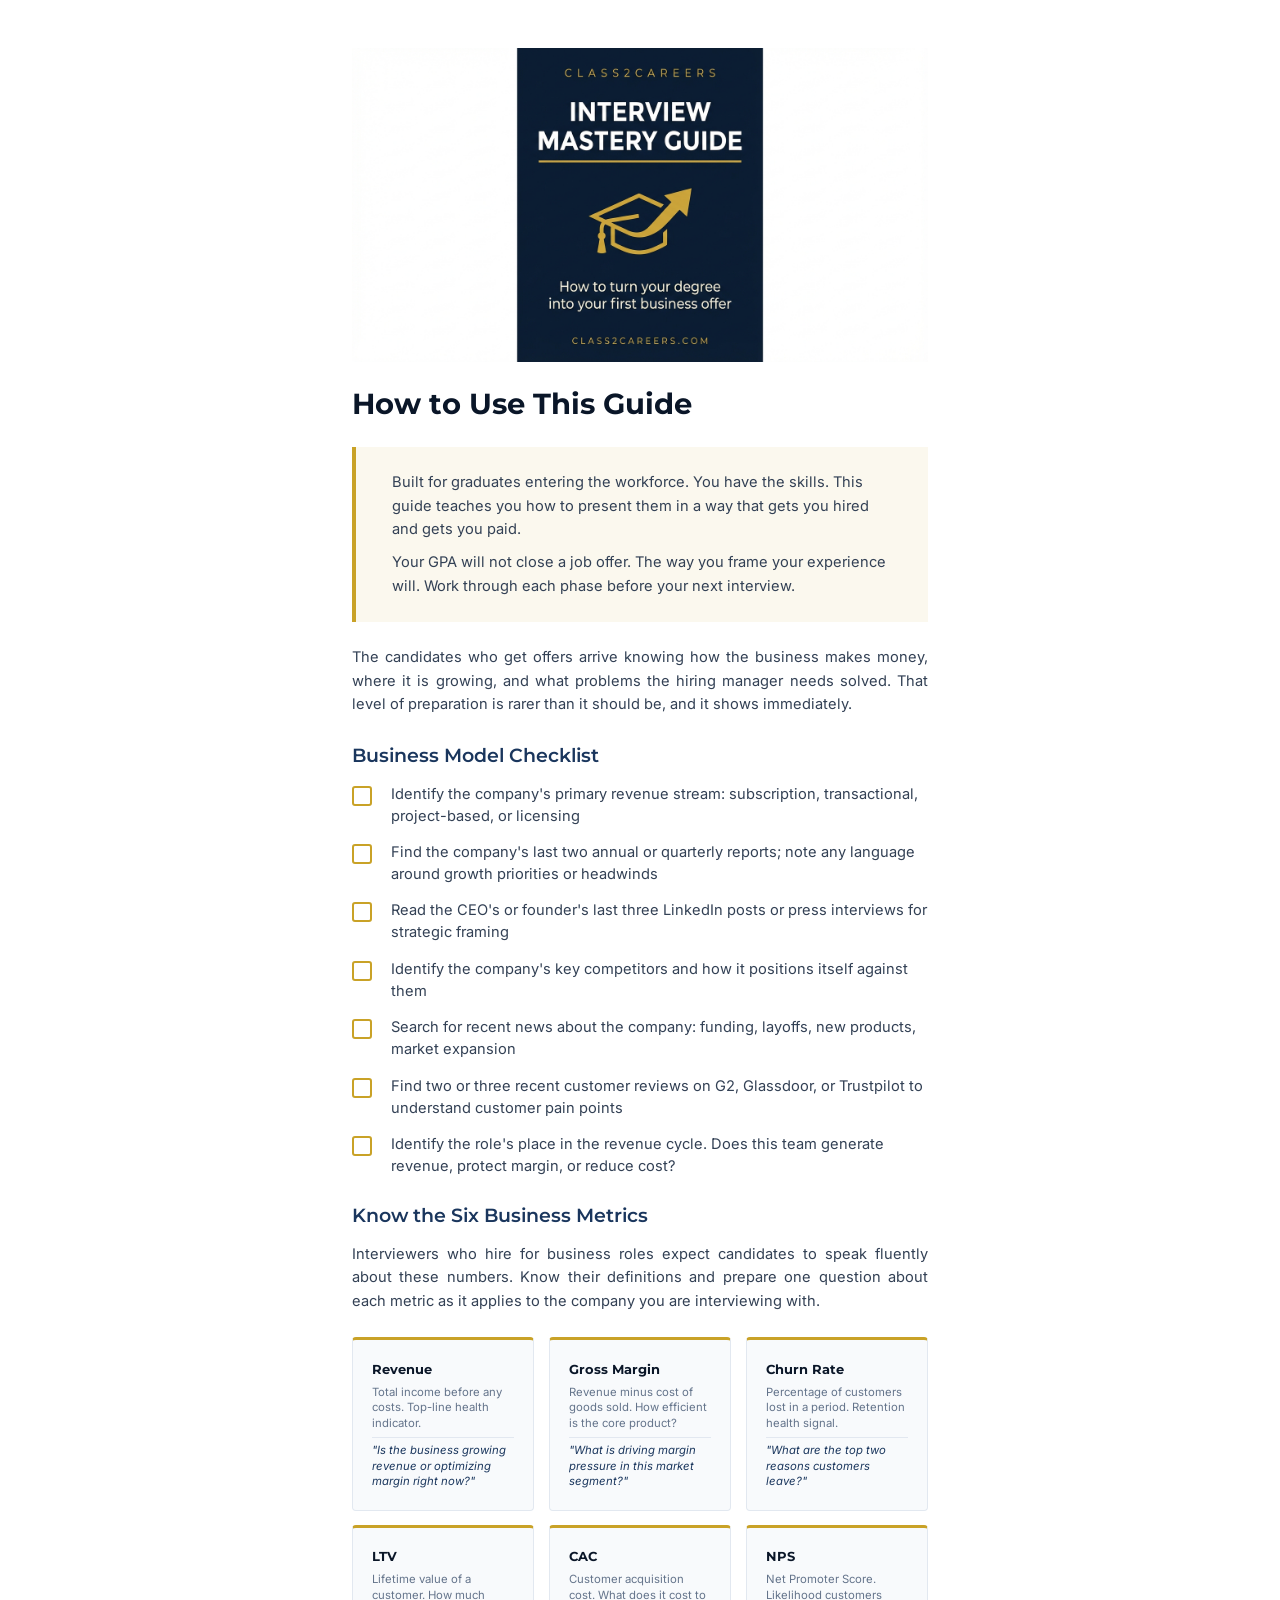
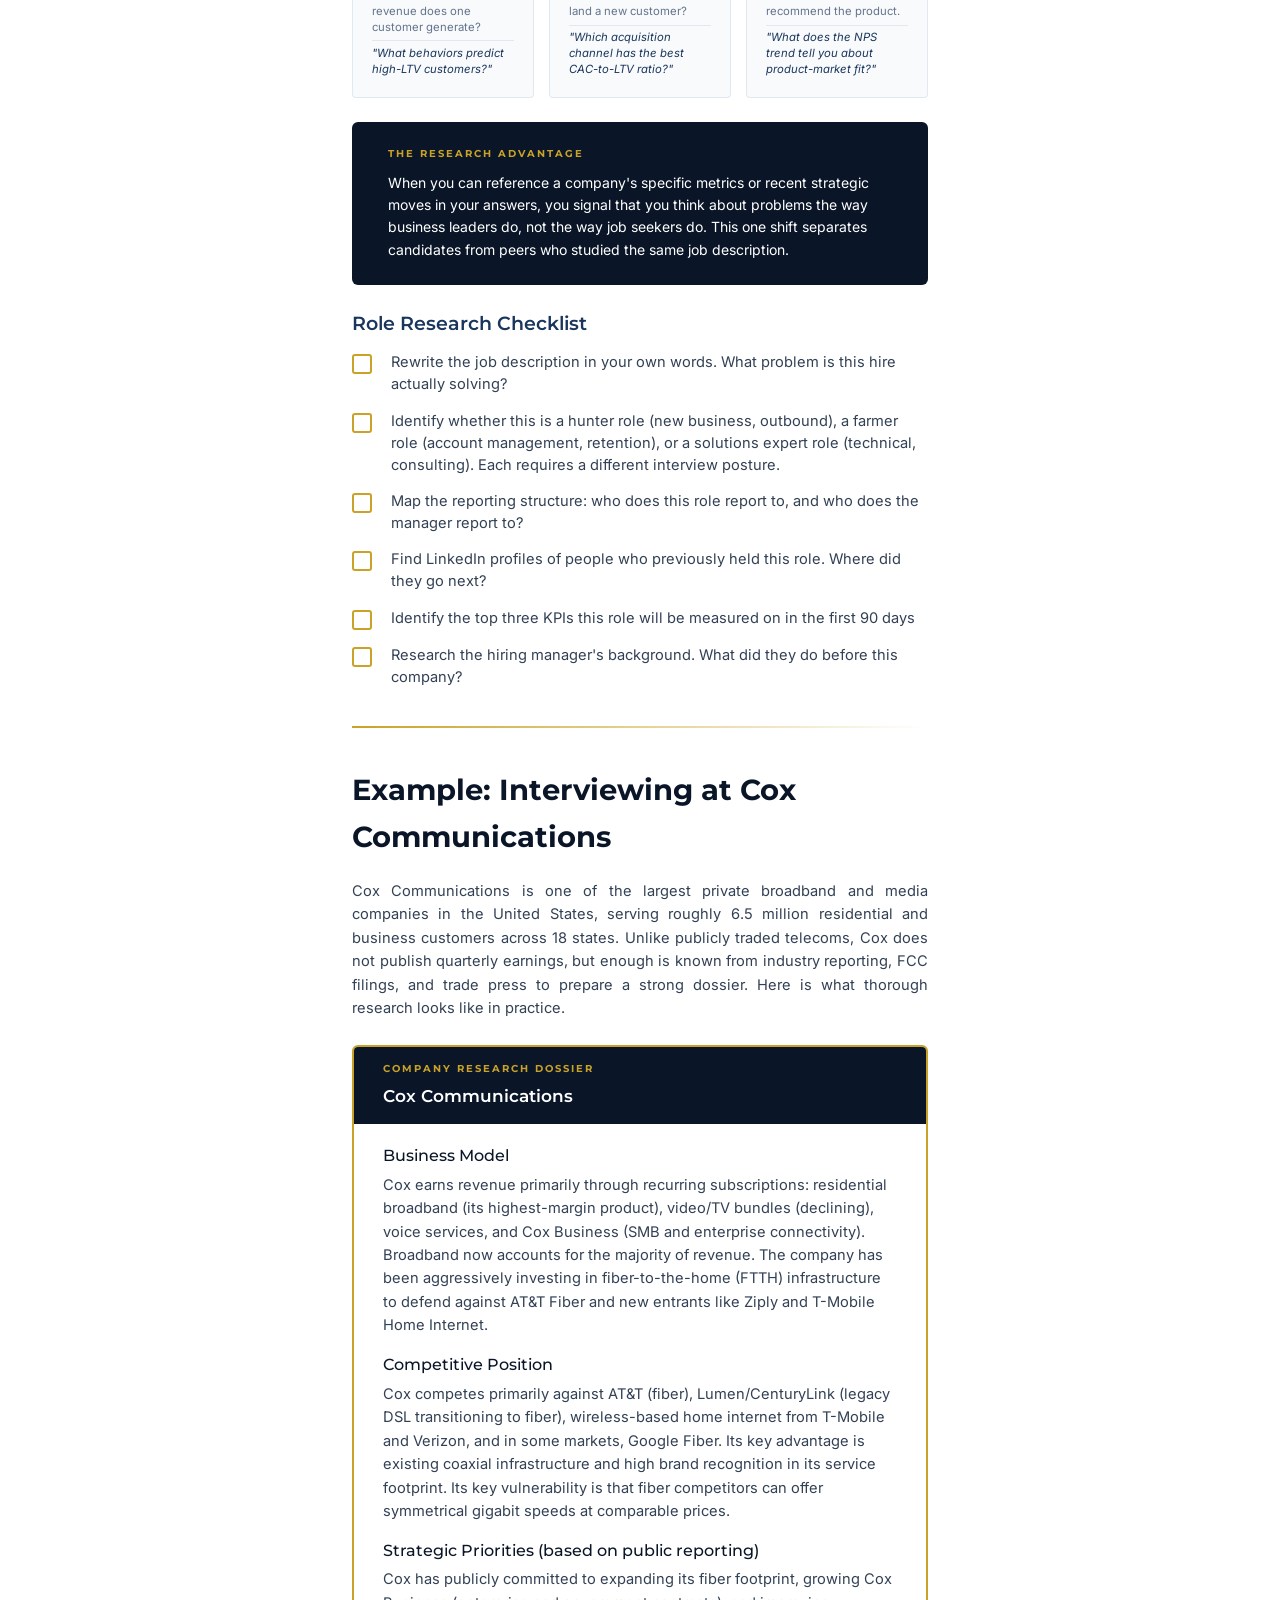
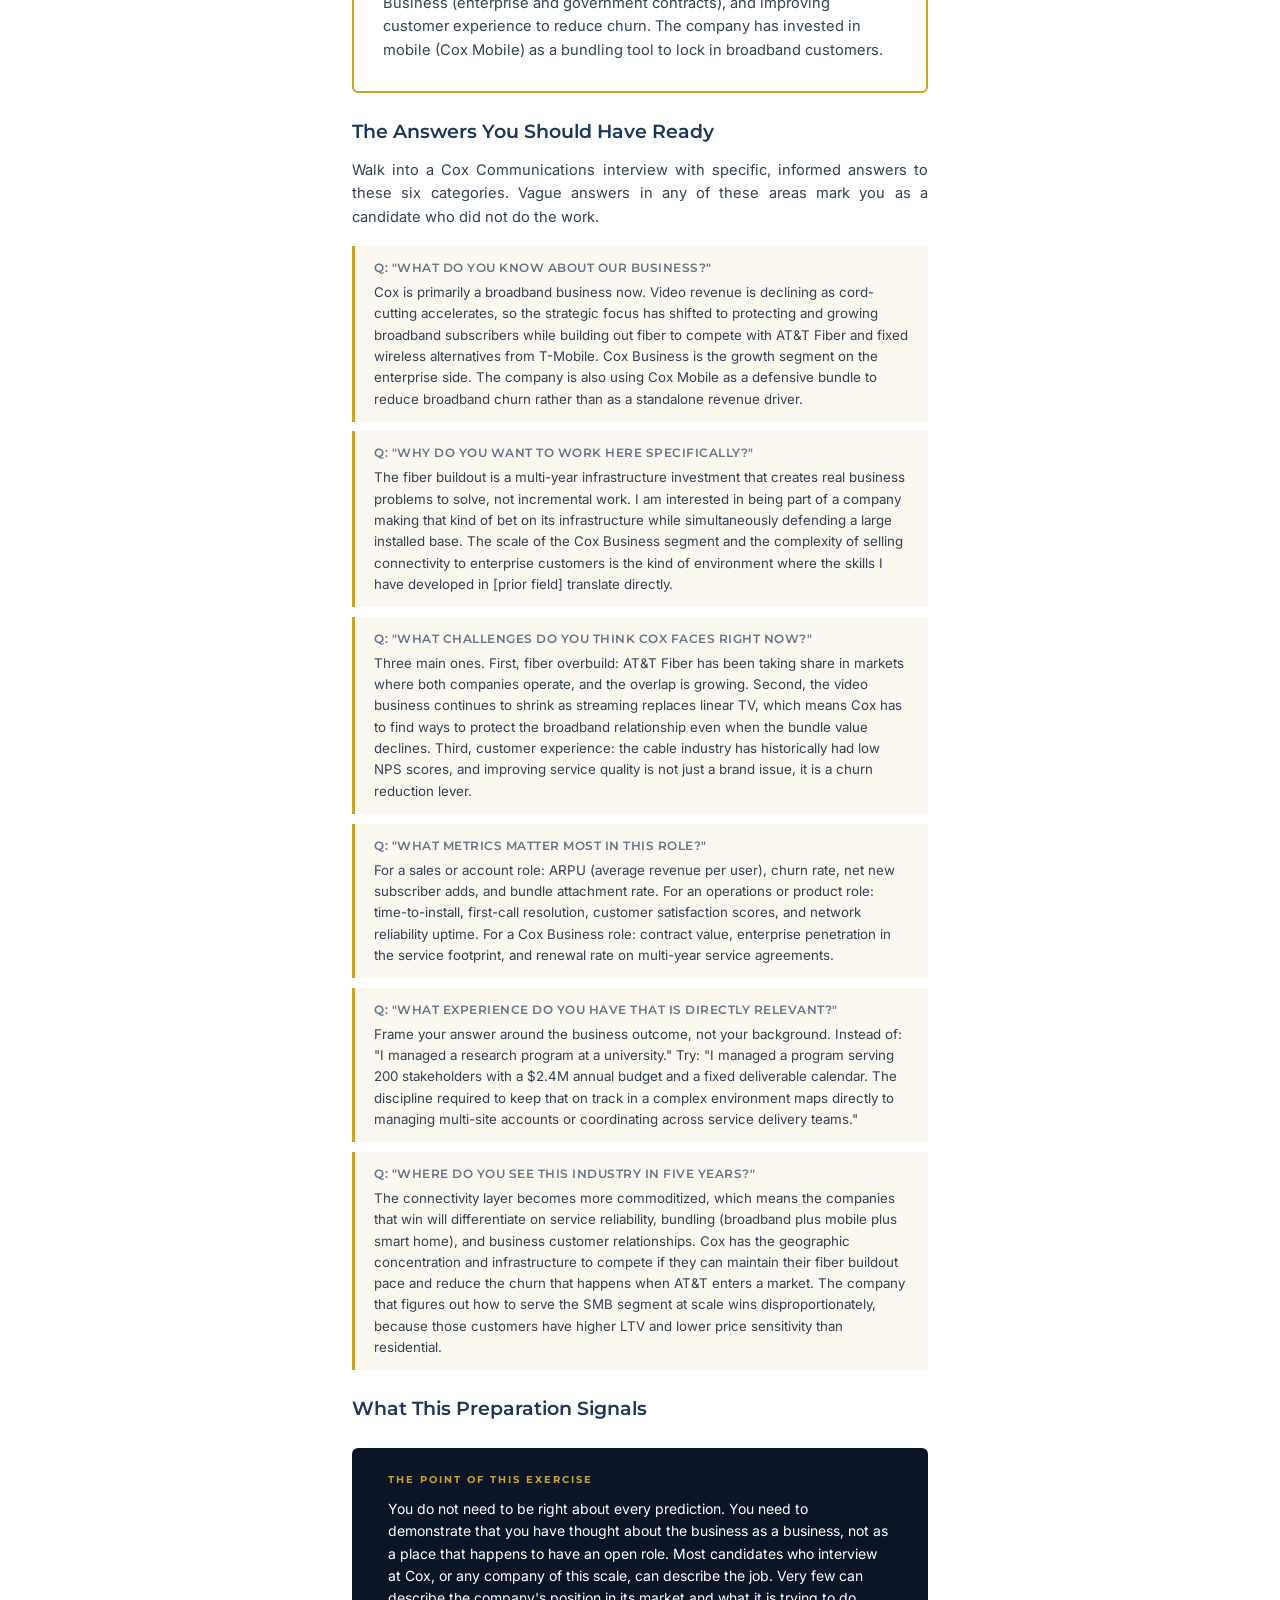
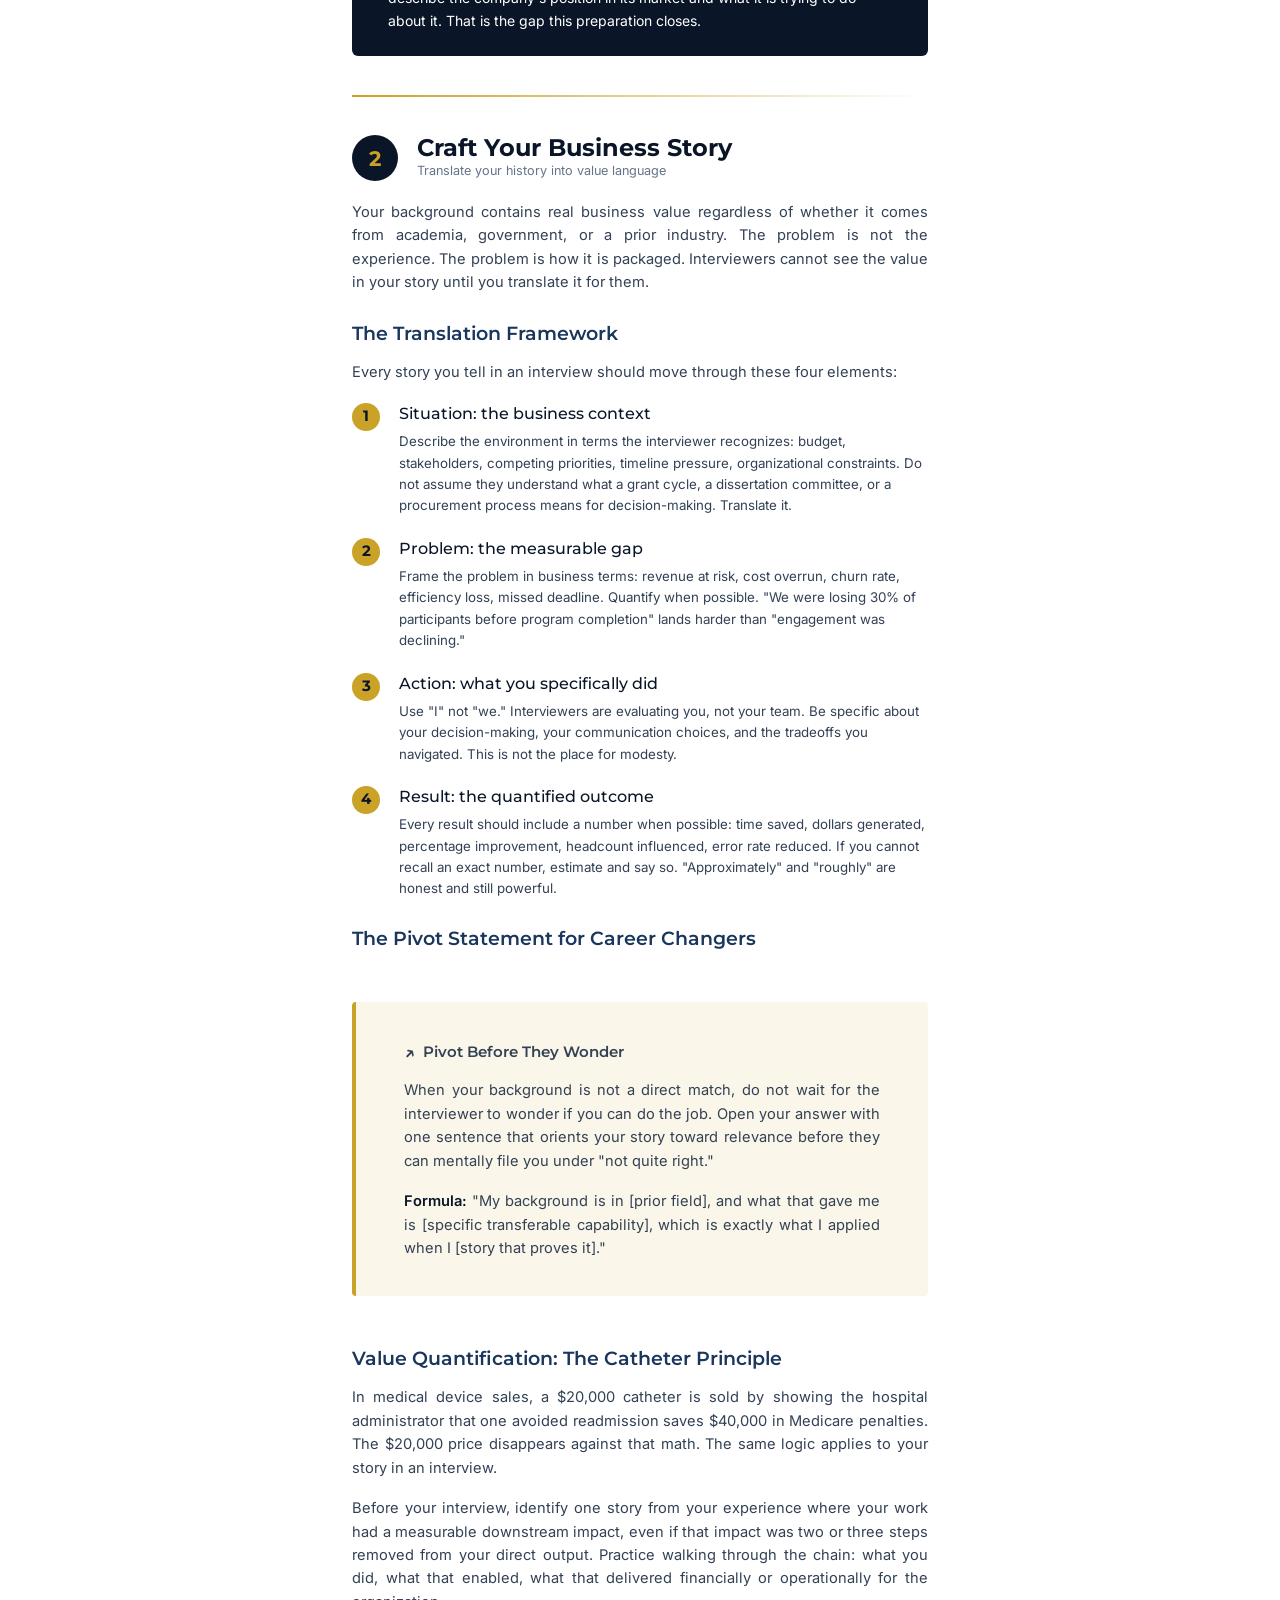
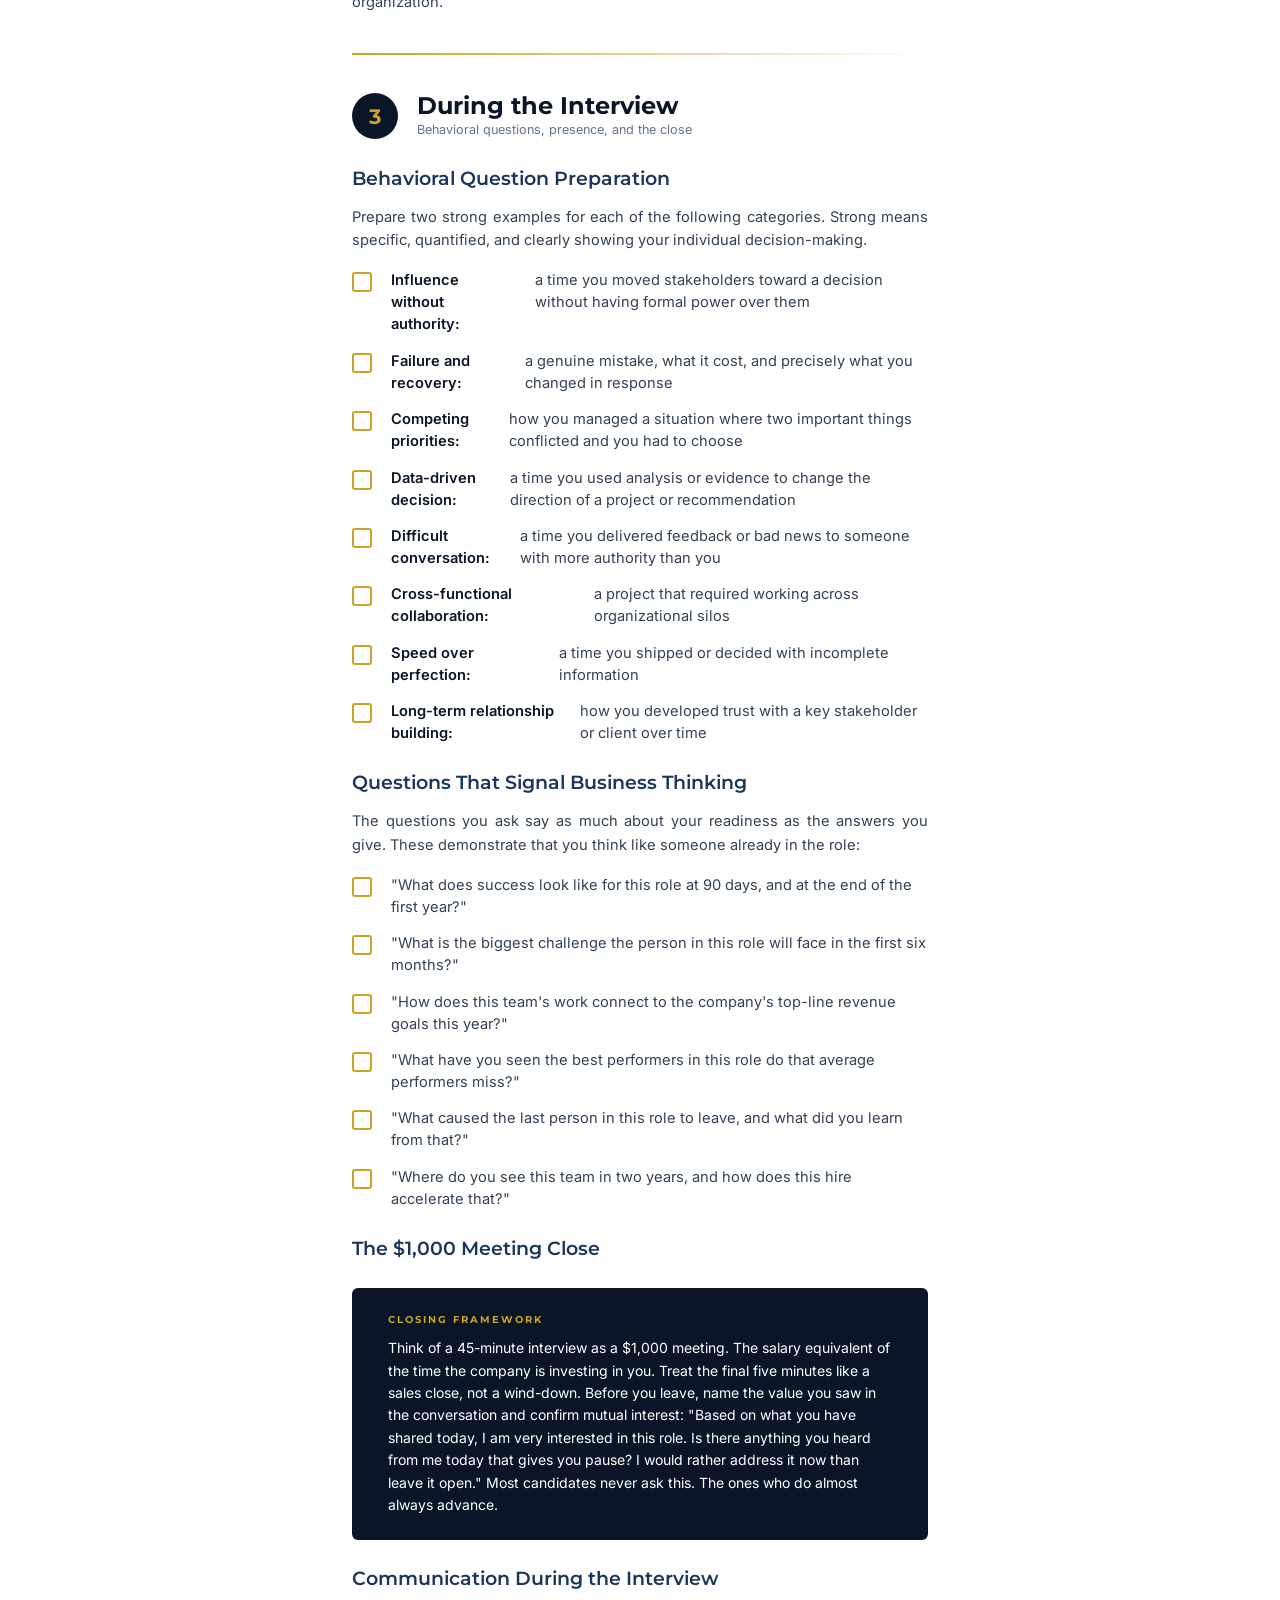
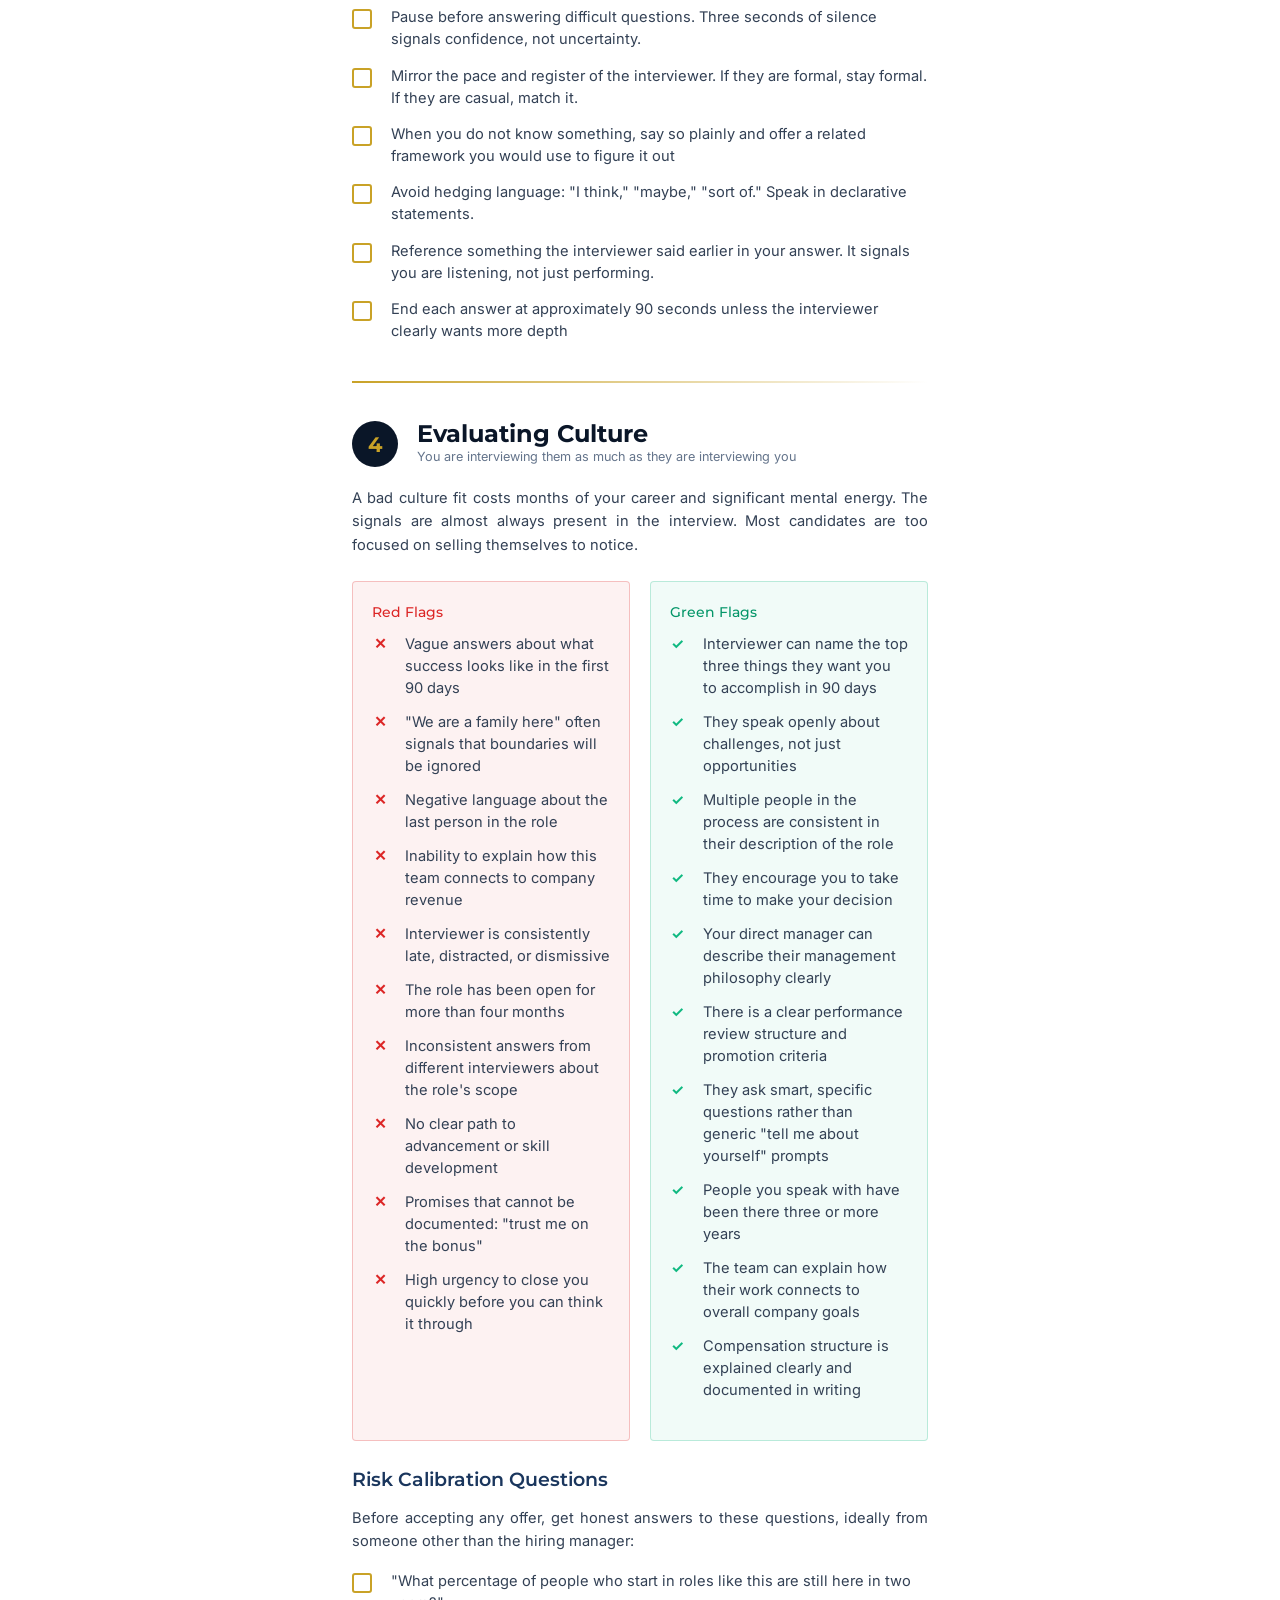
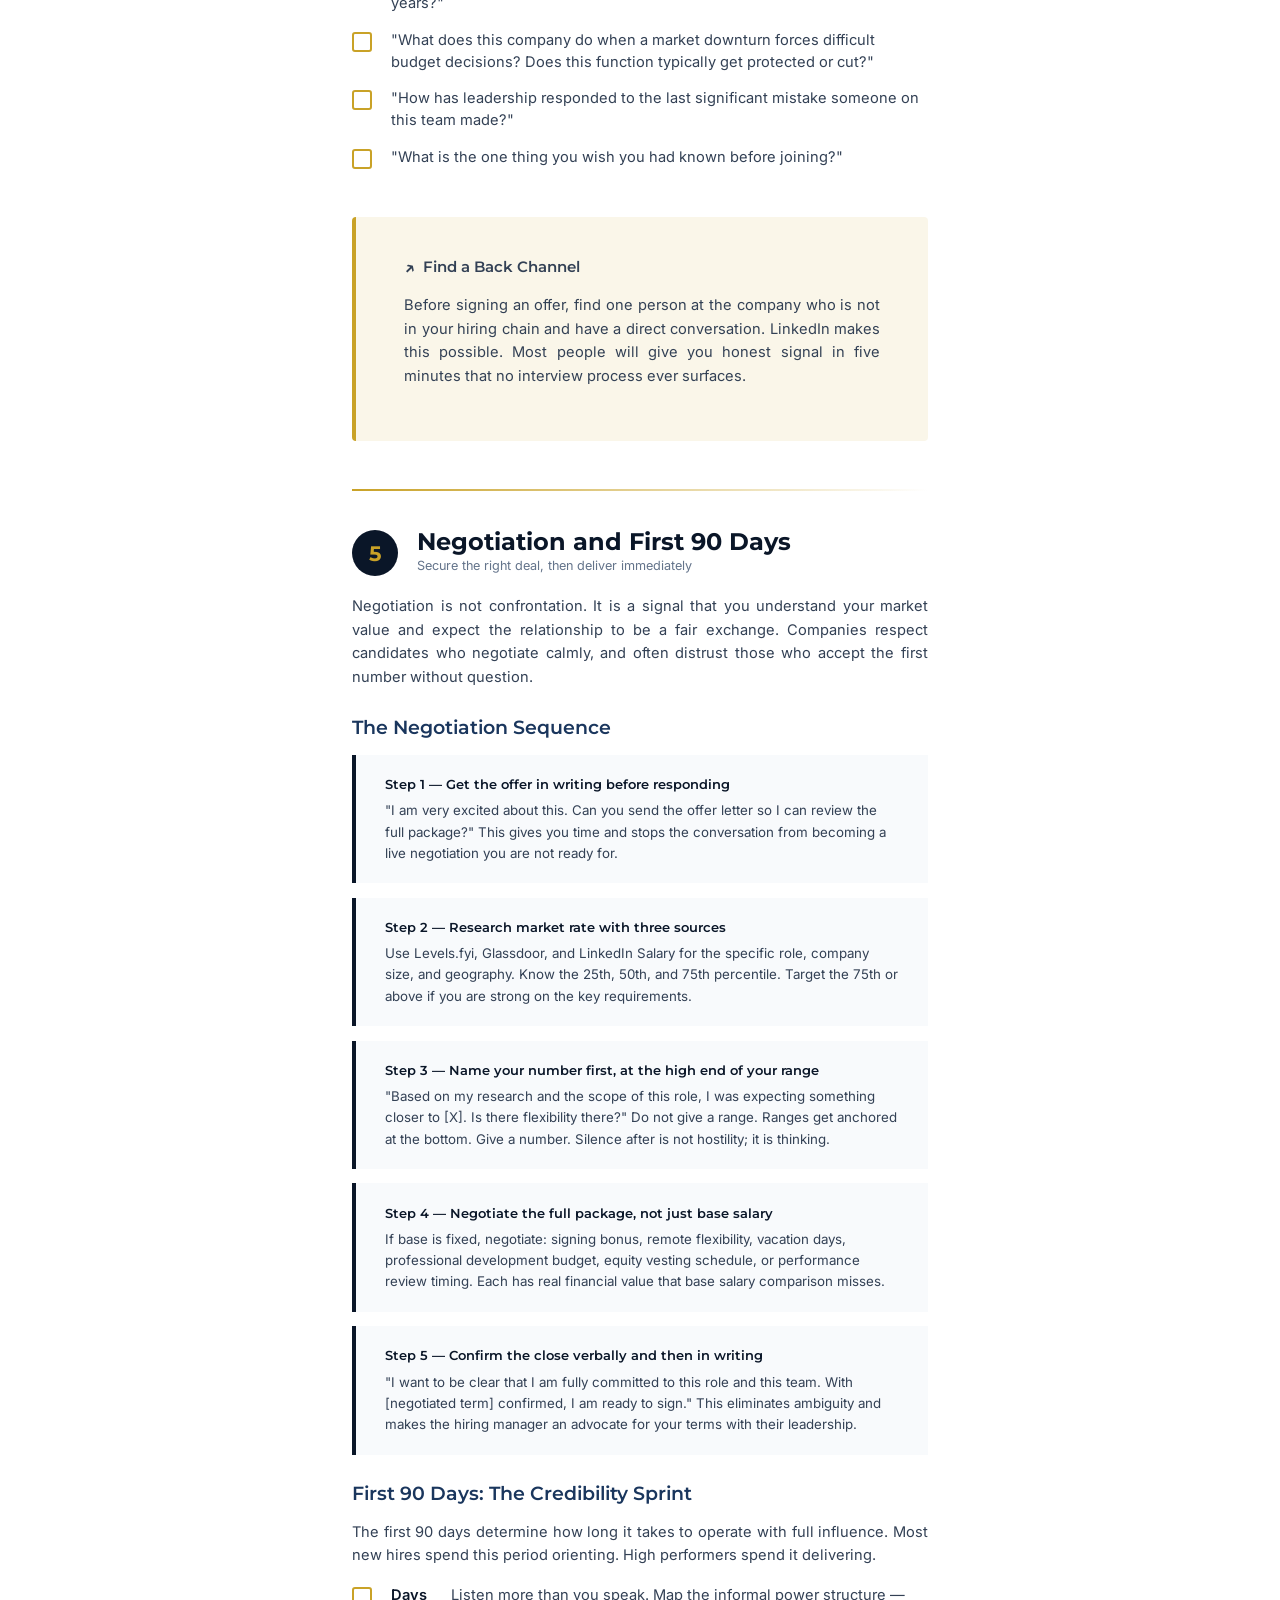
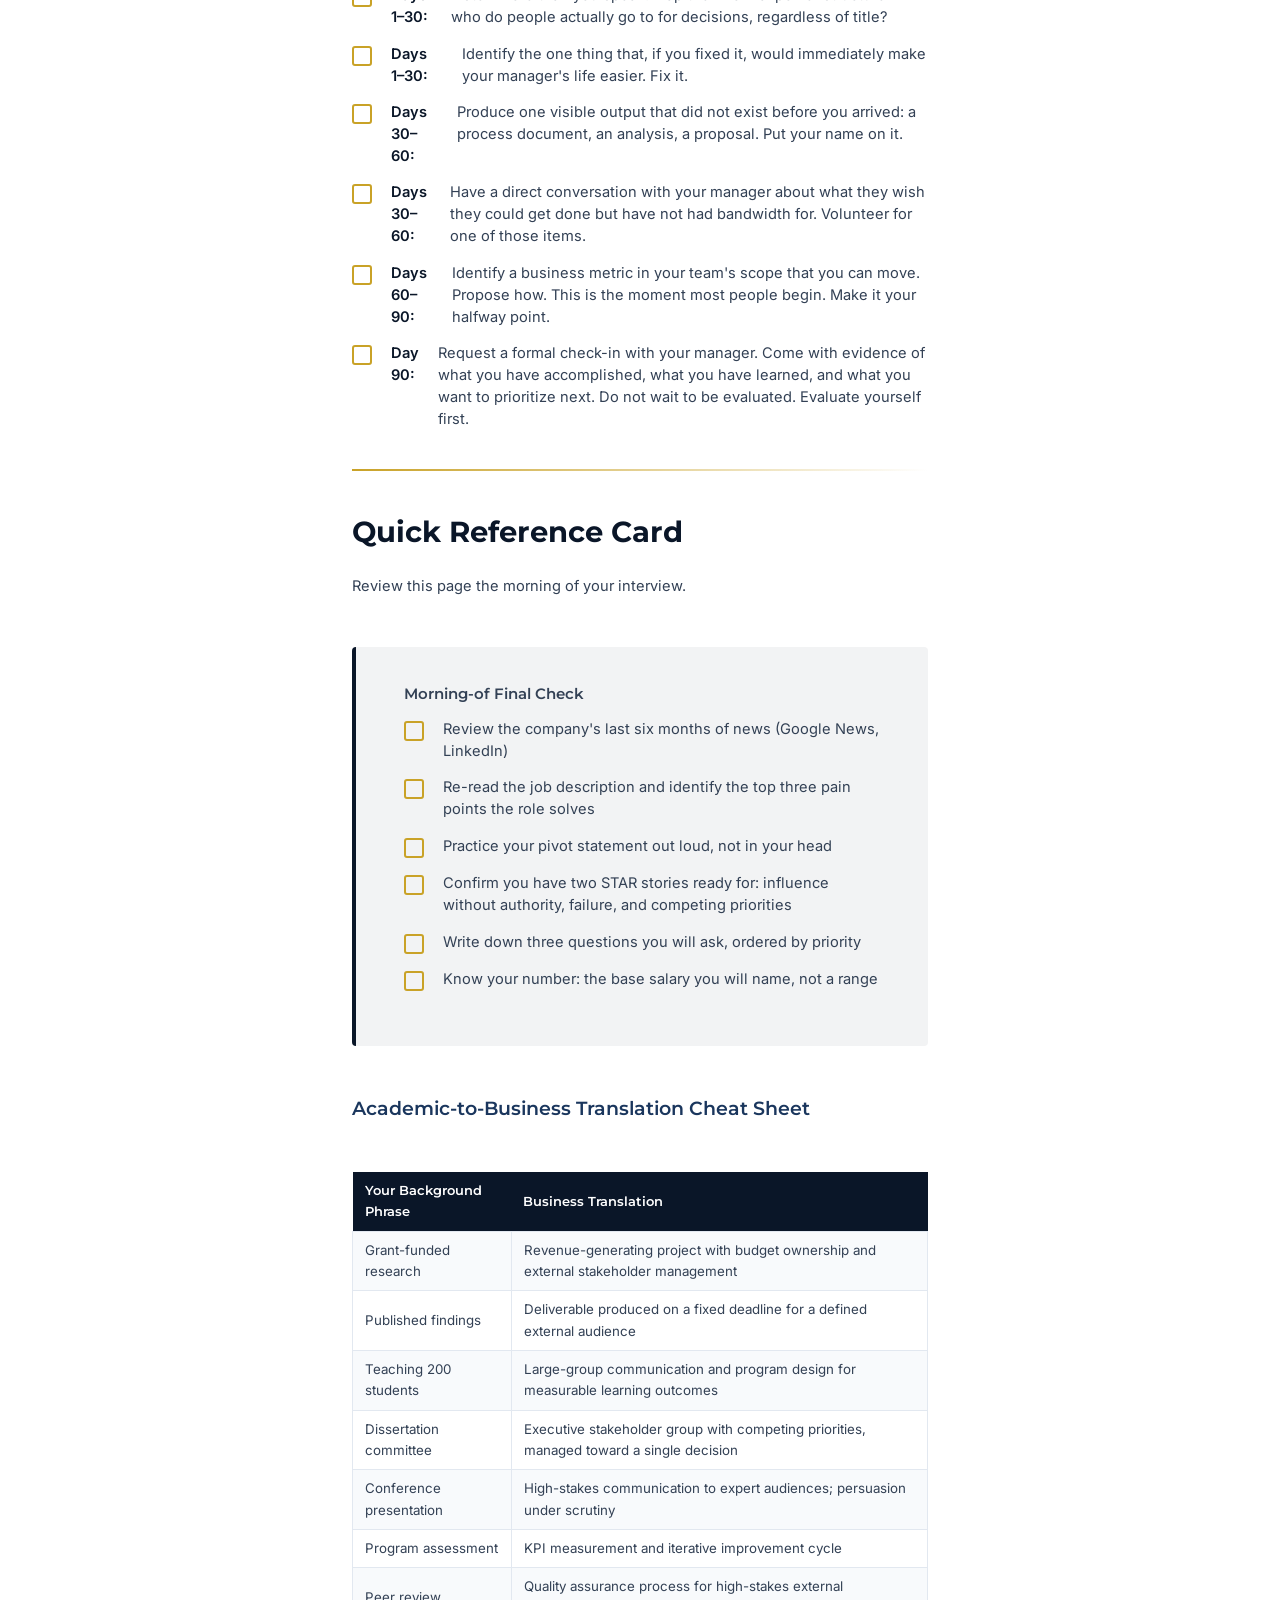
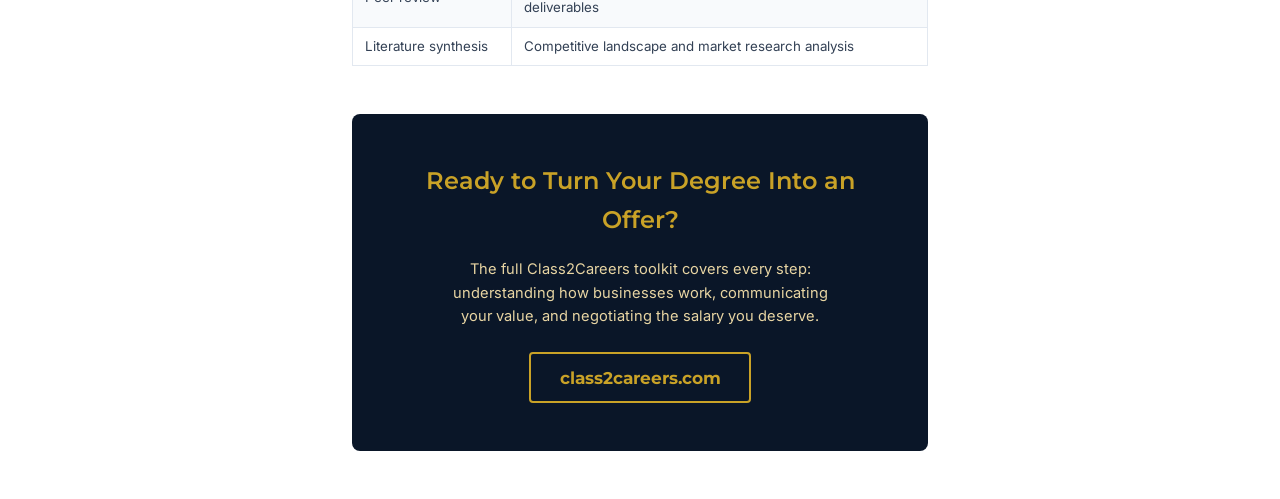
<file: lead_magnets/interview-mastery-class2careers.html>
<!DOCTYPE html>
<html lang="en">
<head>
  <meta charset="UTF-8">
  <meta name="viewport" content="width=device-width, initial-scale=1.0">
  <title>Interview Mastery Guide | Class2Careers</title>
  <link rel="stylesheet" href="../downloads/class2career-pdf.css">
  <style>
    body {
      max-width: 7in;
      padding: 0.5in;
    }

    /* ── Cover ─────────────────────────────────────────────────────── */
    .cover {
      margin: 0;
      padding: 0;
      border: none;
    }
    .cover img {
      width: 100%;
      height: auto;
      display: block;
    }

    /* ── Phase headers ─────────────────────────────────────────────── */
    .phase-header {
      display: flex;
      align-items: center;
      gap: 0.2in;
      margin: 0.375in 0 0.2in 0;
      page-break-after: avoid;
      break-after: avoid;
    }

    .phase-number {
      width: 46px;
      height: 46px;
      background: var(--deep-navy);
      border-radius: 50%;
      display: flex;
      align-items: center;
      justify-content: center;
      font-family: 'Montserrat', sans-serif;
      font-weight: 700;
      font-size: 16pt;
      color: var(--gold);
      flex-shrink: 0;
      -webkit-print-color-adjust: exact;
      print-color-adjust: exact;
    }

    .phase-label {
      font-family: 'Montserrat', sans-serif;
      font-weight: 700;
      font-size: 18pt;
      color: var(--deep-navy);
      line-height: 1.1;
    }

    .phase-sub {
      font-family: 'Inter', sans-serif;
      font-size: 9.5pt;
      color: var(--slate);
      font-weight: 400;
    }

    /* ── Intro box ─────────────────────────────────────────────────── */
    .intro-box {
      background: rgba(201, 162, 39, 0.08);
      border-left: 4px solid var(--gold);
      padding: 0.25in 0.375in;
      margin-bottom: 0.25in;
    }

    .intro-box p {
      margin-bottom: 0.1in;
      text-align: left;
    }

    .intro-box p:last-child { margin-bottom: 0; }

    /* ── Checklist ─────────────────────────────────────────────────── */
    .checklist {
      list-style: none;
      margin-left: 0;
      margin-bottom: 0.2in;
    }

    .checklist li {
      display: flex;
      align-items: flex-start;
      gap: 0.2in;
      margin-bottom: 0.15in;
      line-height: 1.5;
    }

    .checklist li::before {
      content: '';
      width: 16px;
      height: 16px;
      border: 2px solid var(--gold);
      border-radius: 3px;
      flex-shrink: 0;
      margin-top: 3px;
    }

    /* ── Red/Green flag lists ──────────────────────────────────────── */
    .flag-list {
      list-style: none;
      margin-left: 0;
      margin-bottom: 0.2in;
    }

    .flag-list li {
      display: flex;
      align-items: flex-start;
      gap: 0.175in;
      margin-bottom: 0.125in;
      line-height: 1.5;
    }

    .flag-red::before {
      content: '✕';
      color: #DC2626;
      font-weight: 700;
      flex-shrink: 0;
      width: 16px;
      text-align: center;
    }

    .flag-green::before {
      content: '✓';
      color: var(--emerald);
      font-weight: 700;
      flex-shrink: 0;
      width: 16px;
      text-align: center;
    }

    /* ── Insight boxes ─────────────────────────────────────────────── */
    .insight {
      background: var(--deep-navy);
      color: var(--white);
      padding: 0.25in 0.375in;
      margin: 0.25in 0;
      border-radius: 6px;
      page-break-inside: avoid;
      break-inside: avoid;
      -webkit-print-color-adjust: exact;
      print-color-adjust: exact;
    }

    .insight-label {
      font-family: 'Montserrat', sans-serif;
      font-weight: 700;
      font-size: 7.5pt;
      letter-spacing: 2px;
      text-transform: uppercase;
      color: var(--gold);
      margin-bottom: 0.1in;
    }

    .insight p {
      font-size: 10.5pt;
      line-height: 1.6;
      color: var(--white);
      margin-bottom: 0;
      text-align: left;
    }

    /* ── Story steps ───────────────────────────────────────────────── */
    .story-step {
      display: flex;
      gap: 0.2in;
      margin-bottom: 0.2in;
      page-break-inside: avoid;
      break-inside: avoid;
    }

    .story-step-num {
      width: 28px;
      height: 28px;
      background: var(--gold);
      border-radius: 50%;
      display: flex;
      align-items: center;
      justify-content: center;
      font-family: 'Montserrat', sans-serif;
      font-weight: 700;
      font-size: 11pt;
      color: var(--deep-navy);
      flex-shrink: 0;
      margin-top: 2px;
      -webkit-print-color-adjust: exact;
      print-color-adjust: exact;
    }

    .story-step-content h4 {
      margin-top: 0;
      margin-bottom: 0.05in;
      color: var(--deep-navy);
    }

    .story-step-content p {
      margin-bottom: 0;
      font-size: 10pt;
      text-align: left;
    }

    /* ── Two-col flags ─────────────────────────────────────────────── */
    .two-col-table {
      display: grid;
      grid-template-columns: 1fr 1fr;
      gap: 0.2in;
      margin: 0.25in 0;
    }

    .col-card {
      padding: 0.2in;
      border-radius: 4px;
      page-break-inside: avoid;
      break-inside: avoid;
    }

    .col-card-red {
      background: rgba(220, 38, 38, 0.06);
      border: 1px solid rgba(220, 38, 38, 0.25);
    }

    .col-card-green {
      background: rgba(16, 185, 129, 0.06);
      border: 1px solid rgba(16, 185, 129, 0.25);
    }

    .col-card h4 {
      margin-top: 0;
      font-size: 10.5pt;
      margin-bottom: 0.1in;
    }

    .col-card-red h4  { color: #DC2626; }
    .col-card-green h4 { color: #059669; }

    /* ── Section divider ───────────────────────────────────────────── */
    .section-divider {
      height: 2px;
      background: linear-gradient(90deg, var(--gold) 0%, transparent 100%);
      margin: 0.4in 0;
    }

    /* ── Metric grid ───────────────────────────────────────────────── */
    .metric-grid {
      display: grid;
      grid-template-columns: repeat(3, 1fr);
      gap: 0.15in;
      margin: 0.25in 0;
    }

    .metric-card {
      background: var(--off-white);
      border: 1px solid var(--light-gray);
      border-top: 3px solid var(--gold);
      padding: 0.2in;
      border-radius: 4px;
      page-break-inside: avoid;
      break-inside: avoid;
    }

    .metric-name {
      font-family: 'Montserrat', sans-serif;
      font-weight: 700;
      font-size: 9.5pt;
      color: var(--deep-navy);
      margin-bottom: 0.05in;
    }

    .metric-def {
      font-size: 8.5pt;
      color: var(--slate);
      margin-bottom: 0.05in;
      line-height: 1.4;
    }

    .metric-question {
      font-size: 8.5pt;
      font-style: italic;
      color: var(--rich-navy);
      border-top: 1px solid var(--light-gray);
      padding-top: 0.05in;
      margin-top: 0.05in;
      line-height: 1.4;
    }

    /* ── Negotiation steps ─────────────────────────────────────────── */
    .neg-step {
      background: var(--off-white);
      border-left: 4px solid var(--deep-navy);
      padding: 0.2in 0.3in;
      margin-bottom: 0.15in;
      page-break-inside: avoid;
      break-inside: avoid;
    }

    .neg-step-title {
      font-family: 'Montserrat', sans-serif;
      font-weight: 600;
      font-size: 10pt;
      color: var(--deep-navy);
      margin-bottom: 0.05in;
    }

    .neg-step p {
      margin-bottom: 0;
      font-size: 10pt;
      text-align: left;
    }

    /* ── Cox example box ───────────────────────────────────────────── */
    .company-example {
      border: 2px solid var(--gold);
      border-radius: 6px;
      overflow: hidden;
      margin: 0.25in 0;
      page-break-inside: avoid;
      break-inside: avoid;
    }

    .company-example-header {
      background: var(--deep-navy);
      color: var(--white);
      padding: 0.15in 0.3in;
      -webkit-print-color-adjust: exact;
      print-color-adjust: exact;
    }

    .company-example-header .co-tag {
      font-family: 'Montserrat', sans-serif;
      font-weight: 700;
      font-size: 7.5pt;
      letter-spacing: 2px;
      text-transform: uppercase;
      color: var(--gold);
      margin-bottom: 0.05in;
    }

    .company-example-header h3 {
      color: var(--white);
      font-size: 13pt;
      margin: 0;
    }

    .company-example-body {
      padding: 0.2in 0.3in;
    }

    .company-example-body h4 {
      margin-top: 0.15in;
      margin-bottom: 0.05in;
      color: var(--deep-navy);
    }

    .company-example-body h4:first-child { margin-top: 0; }

    .answer-block {
      background: rgba(201, 162, 39, 0.07);
      border-left: 3px solid var(--gold);
      padding: 0.125in 0.2in;
      margin: 0.1in 0;
      font-size: 10pt;
    }

    .answer-block .aq {
      font-family: 'Montserrat', sans-serif;
      font-weight: 600;
      font-size: 9pt;
      color: var(--slate);
      text-transform: uppercase;
      letter-spacing: 0.5px;
      margin-bottom: 0.05in;
    }

    .answer-block p {
      margin-bottom: 0;
      text-align: left;
      font-size: 10pt;
    }

    /* ── CTA box ───────────────────────────────────────────────────── */
    .cta-box {
      background: var(--deep-navy);
      color: var(--white);
      padding: 0.5in;
      text-align: center;
      border-radius: 8px;
      margin-top: 0.5in;
      page-break-inside: avoid;
      break-inside: avoid;
      -webkit-print-color-adjust: exact;
      print-color-adjust: exact;
    }

    .cta-box h2 {
      color: var(--gold);
      border: none;
      padding-left: 0;
      margin-top: 0;
      text-align: center;
    }

    .cta-box p {
      color: var(--soft-gold);
      text-align: center;
      font-size: 11pt;
      max-width: 4in;
      margin: 0 auto 0.25in auto;
    }

    .cta-url {
      font-family: 'Montserrat', sans-serif;
      font-weight: 700;
      font-size: 13pt;
      color: var(--gold);
      text-decoration: none;
      border: 2px solid var(--gold);
      padding: 0.1in 0.3in;
      border-radius: 4px;
      display: inline-block;
    }

    /* ── Typography overrides ──────────────────────────────────────── */
    h1 {
      font-size: 22pt;
      margin-top: 0.2in;
      margin-bottom: 0.2in;
    }

    h2 {
      margin-top: 0.375in;
      margin-bottom: 0.2in;
    }

    h3 {
      margin-top: 0.25in;
      margin-bottom: 0.125in;
    }

    h4 {
      margin-top: 0.2in;
      margin-bottom: 0.075in;
    }

    p { margin-bottom: 0.175in; }

    /* ── Print ─────────────────────────────────────────────────────── */
    @media print {
      body {
        font-size: 10.5pt !important;
      }

      h1 {
        page-break-before: always;
        break-before: page;
        page-break-after: avoid;
        break-after: avoid;
        margin-top: 0 !important;
      }

      .cover {
        page-break-after: always;
        break-after: page;
      }

      .two-col-table {
        display: grid;
        grid-template-columns: 1fr 1fr;
      }

      .metric-grid {
        display: grid;
        grid-template-columns: repeat(3, 1fr);
      }
    }
  </style>
</head>
<body>

<!-- ── COVER ─────────────────────────────────────────────────────────── -->
<div class="cover">
  <img src="../assets/covers/cover-img-class2careers.png" alt="Interview Mastery Guide — Class2Careers">
</div>

<!-- ── INTRODUCTION ──────────────────────────────────────────────────── -->
<h1>How to Use This Guide</h1>

<div class="intro-box">
  <p>Built for graduates entering the workforce. You have the skills. This guide teaches you how to present them in a way that gets you hired and gets you paid.</p>
  <p>Your GPA will not close a job offer. The way you frame your experience will. Work through each phase before your next interview.</p>
</div>

<p>The candidates who get offers arrive knowing how the business makes money, where it is growing, and what problems the hiring manager needs solved. That level of preparation is rarer than it should be, and it shows immediately.</p>

<h3>Business Model Checklist</h3>

<ul class="checklist">
  <li>Identify the company's primary revenue stream: subscription, transactional, project-based, or licensing</li>
  <li>Find the company's last two annual or quarterly reports; note any language around growth priorities or headwinds</li>
  <li>Read the CEO's or founder's last three LinkedIn posts or press interviews for strategic framing</li>
  <li>Identify the company's key competitors and how it positions itself against them</li>
  <li>Search for recent news about the company: funding, layoffs, new products, market expansion</li>
  <li>Find two or three recent customer reviews on G2, Glassdoor, or Trustpilot to understand customer pain points</li>
  <li>Identify the role's place in the revenue cycle. Does this team generate revenue, protect margin, or reduce cost?</li>
</ul>

<h3>Know the Six Business Metrics</h3>

<p>Interviewers who hire for business roles expect candidates to speak fluently about these numbers. Know their definitions and prepare one question about each metric as it applies to the company you are interviewing with.</p>

<div class="metric-grid">
  <div class="metric-card">
    <div class="metric-name">Revenue</div>
    <div class="metric-def">Total income before any costs. Top-line health indicator.</div>
    <div class="metric-question">"Is the business growing revenue or optimizing margin right now?"</div>
  </div>
  <div class="metric-card">
    <div class="metric-name">Gross Margin</div>
    <div class="metric-def">Revenue minus cost of goods sold. How efficient is the core product?</div>
    <div class="metric-question">"What is driving margin pressure in this market segment?"</div>
  </div>
  <div class="metric-card">
    <div class="metric-name">Churn Rate</div>
    <div class="metric-def">Percentage of customers lost in a period. Retention health signal.</div>
    <div class="metric-question">"What are the top two reasons customers leave?"</div>
  </div>
  <div class="metric-card">
    <div class="metric-name">LTV</div>
    <div class="metric-def">Lifetime value of a customer. How much revenue does one customer generate?</div>
    <div class="metric-question">"What behaviors predict high-LTV customers?"</div>
  </div>
  <div class="metric-card">
    <div class="metric-name">CAC</div>
    <div class="metric-def">Customer acquisition cost. What does it cost to land a new customer?</div>
    <div class="metric-question">"Which acquisition channel has the best CAC-to-LTV ratio?"</div>
  </div>
  <div class="metric-card">
    <div class="metric-name">NPS</div>
    <div class="metric-def">Net Promoter Score. Likelihood customers recommend the product.</div>
    <div class="metric-question">"What does the NPS trend tell you about product-market fit?"</div>
  </div>
</div>

<div class="insight">
  <div class="insight-label">The Research Advantage</div>
  <p>When you can reference a company's specific metrics or recent strategic moves in your answers, you signal that you think about problems the way business leaders do, not the way job seekers do. This one shift separates candidates from peers who studied the same job description.</p>
</div>

<h3>Role Research Checklist</h3>

<ul class="checklist">
  <li>Rewrite the job description in your own words. What problem is this hire actually solving?</li>
  <li>Identify whether this is a hunter role (new business, outbound), a farmer role (account management, retention), or a solutions expert role (technical, consulting). Each requires a different interview posture.</li>
  <li>Map the reporting structure: who does this role report to, and who does the manager report to?</li>
  <li>Find LinkedIn profiles of people who previously held this role. Where did they go next?</li>
  <li>Identify the top three KPIs this role will be measured on in the first 90 days</li>
  <li>Research the hiring manager's background. What did they do before this company?</li>
</ul>

<div class="section-divider"></div>

<!-- ── REAL COMPANY EXAMPLE ───────────────────────────────────────────── -->

<h1>Example: Interviewing at Cox Communications</h1>

<p>Cox Communications is one of the largest private broadband and media companies in the United States, serving roughly 6.5 million residential and business customers across 18 states. Unlike publicly traded telecoms, Cox does not publish quarterly earnings, but enough is known from industry reporting, FCC filings, and trade press to prepare a strong dossier. Here is what thorough research looks like in practice.</p>

<div class="company-example">
  <div class="company-example-header">
    <div class="co-tag">Company Research Dossier</div>
    <h3>Cox Communications</h3>
  </div>
  <div class="company-example-body">

    <h4>Business Model</h4>
    <p style="margin-bottom:0.1in; text-align:left;">Cox earns revenue primarily through recurring subscriptions: residential broadband (its highest-margin product), video/TV bundles (declining), voice services, and Cox Business (SMB and enterprise connectivity). Broadband now accounts for the majority of revenue. The company has been aggressively investing in fiber-to-the-home (FTTH) infrastructure to defend against AT&T Fiber and new entrants like Ziply and T-Mobile Home Internet.</p>

    <h4>Competitive Position</h4>
    <p style="margin-bottom:0.1in; text-align:left;">Cox competes primarily against AT&T (fiber), Lumen/CenturyLink (legacy DSL transitioning to fiber), wireless-based home internet from T-Mobile and Verizon, and in some markets, Google Fiber. Its key advantage is existing coaxial infrastructure and high brand recognition in its service footprint. Its key vulnerability is that fiber competitors can offer symmetrical gigabit speeds at comparable prices.</p>

    <h4>Strategic Priorities (based on public reporting)</h4>
    <p style="margin-bottom:0.1in; text-align:left;">Cox has publicly committed to expanding its fiber footprint, growing Cox Business (enterprise and government contracts), and improving customer experience to reduce churn. The company has invested in mobile (Cox Mobile) as a bundling tool to lock in broadband customers.</p>

  </div>
</div>

<h3>The Answers You Should Have Ready</h3>

<p>Walk into a Cox Communications interview with specific, informed answers to these six categories. Vague answers in any of these areas mark you as a candidate who did not do the work.</p>

<div class="answer-block">
  <div class="aq">Q: "What do you know about our business?"</div>
  <p>Cox is primarily a broadband business now. Video revenue is declining as cord-cutting accelerates, so the strategic focus has shifted to protecting and growing broadband subscribers while building out fiber to compete with AT&T Fiber and fixed wireless alternatives from T-Mobile. Cox Business is the growth segment on the enterprise side. The company is also using Cox Mobile as a defensive bundle to reduce broadband churn rather than as a standalone revenue driver.</p>
</div>

<div class="answer-block">
  <div class="aq">Q: "Why do you want to work here specifically?"</div>
  <p>The fiber buildout is a multi-year infrastructure investment that creates real business problems to solve, not incremental work. I am interested in being part of a company making that kind of bet on its infrastructure while simultaneously defending a large installed base. The scale of the Cox Business segment and the complexity of selling connectivity to enterprise customers is the kind of environment where the skills I have developed in [prior field] translate directly.</p>
</div>

<div class="answer-block">
  <div class="aq">Q: "What challenges do you think Cox faces right now?"</div>
  <p>Three main ones. First, fiber overbuild: AT&T Fiber has been taking share in markets where both companies operate, and the overlap is growing. Second, the video business continues to shrink as streaming replaces linear TV, which means Cox has to find ways to protect the broadband relationship even when the bundle value declines. Third, customer experience: the cable industry has historically had low NPS scores, and improving service quality is not just a brand issue, it is a churn reduction lever.</p>
</div>

<div class="answer-block">
  <div class="aq">Q: "What metrics matter most in this role?"</div>
  <p>For a sales or account role: ARPU (average revenue per user), churn rate, net new subscriber adds, and bundle attachment rate. For an operations or product role: time-to-install, first-call resolution, customer satisfaction scores, and network reliability uptime. For a Cox Business role: contract value, enterprise penetration in the service footprint, and renewal rate on multi-year service agreements.</p>
</div>

<div class="answer-block">
  <div class="aq">Q: "What experience do you have that is directly relevant?"</div>
  <p>Frame your answer around the business outcome, not your background. Instead of: "I managed a research program at a university." Try: "I managed a program serving 200 stakeholders with a $2.4M annual budget and a fixed deliverable calendar. The discipline required to keep that on track in a complex environment maps directly to managing multi-site accounts or coordinating across service delivery teams."</p>
</div>

<div class="answer-block">
  <div class="aq">Q: "Where do you see this industry in five years?"</div>
  <p>The connectivity layer becomes more commoditized, which means the companies that win will differentiate on service reliability, bundling (broadband plus mobile plus smart home), and business customer relationships. Cox has the geographic concentration and infrastructure to compete if they can maintain their fiber buildout pace and reduce the churn that happens when AT&T enters a market. The company that figures out how to serve the SMB segment at scale wins disproportionately, because those customers have higher LTV and lower price sensitivity than residential.</p>
</div>

<h3>What This Preparation Signals</h3>

<div class="insight">
  <div class="insight-label">The Point of This Exercise</div>
  <p>You do not need to be right about every prediction. You need to demonstrate that you have thought about the business as a business, not as a place that happens to have an open role. Most candidates who interview at Cox, or any company of this scale, can describe the job. Very few can describe the company's position in its market and what it is trying to do about it. That is the gap this preparation closes.</p>
</div>

<div class="section-divider"></div>

<!-- ── PHASE 2: CRAFT YOUR BUSINESS STORY ────────────────────────────── -->
<div class="phase-header">
  <div class="phase-number">2</div>
  <div>
    <div class="phase-label">Craft Your Business Story</div>
    <div class="phase-sub">Translate your history into value language</div>
  </div>
</div>

<p>Your background contains real business value regardless of whether it comes from academia, government, or a prior industry. The problem is not the experience. The problem is how it is packaged. Interviewers cannot see the value in your story until you translate it for them.</p>

<h3>The Translation Framework</h3>

<p>Every story you tell in an interview should move through these four elements:</p>

<div class="story-step">
  <div class="story-step-num">1</div>
  <div class="story-step-content">
    <h4>Situation: the business context</h4>
    <p>Describe the environment in terms the interviewer recognizes: budget, stakeholders, competing priorities, timeline pressure, organizational constraints. Do not assume they understand what a grant cycle, a dissertation committee, or a procurement process means for decision-making. Translate it.</p>
  </div>
</div>

<div class="story-step">
  <div class="story-step-num">2</div>
  <div class="story-step-content">
    <h4>Problem: the measurable gap</h4>
    <p>Frame the problem in business terms: revenue at risk, cost overrun, churn rate, efficiency loss, missed deadline. Quantify when possible. "We were losing 30% of participants before program completion" lands harder than "engagement was declining."</p>
  </div>
</div>

<div class="story-step">
  <div class="story-step-num">3</div>
  <div class="story-step-content">
    <h4>Action: what you specifically did</h4>
    <p>Use "I" not "we." Interviewers are evaluating you, not your team. Be specific about your decision-making, your communication choices, and the tradeoffs you navigated. This is not the place for modesty.</p>
  </div>
</div>

<div class="story-step">
  <div class="story-step-num">4</div>
  <div class="story-step-content">
    <h4>Result: the quantified outcome</h4>
    <p>Every result should include a number when possible: time saved, dollars generated, percentage improvement, headcount influenced, error rate reduced. If you cannot recall an exact number, estimate and say so. "Approximately" and "roughly" are honest and still powerful.</p>
  </div>
</div>

<h3>The Pivot Statement for Career Changers</h3>

<div class="callout callout-tip">
  <div class="callout-title"><span class="callout-icon">↗</span> Pivot Before They Wonder</div>
  <p>When your background is not a direct match, do not wait for the interviewer to wonder if you can do the job. Open your answer with one sentence that orients your story toward relevance before they can mentally file you under "not quite right."</p>
  <p style="margin-bottom:0"><strong>Formula:</strong> "My background is in [prior field], and what that gave me is [specific transferable capability], which is exactly what I applied when I [story that proves it]."</p>
</div>

<h3>Value Quantification: The Catheter Principle</h3>

<p>In medical device sales, a $20,000 catheter is sold by showing the hospital administrator that one avoided readmission saves $40,000 in Medicare penalties. The $20,000 price disappears against that math. The same logic applies to your story in an interview.</p>

<p>Before your interview, identify one story from your experience where your work had a measurable downstream impact, even if that impact was two or three steps removed from your direct output. Practice walking through the chain: what you did, what that enabled, what that delivered financially or operationally for the organization.</p>

<div class="section-divider"></div>

<!-- ── PHASE 3: DURING THE INTERVIEW ─────────────────────────────────── -->
<div class="phase-header">
  <div class="phase-number">3</div>
  <div>
    <div class="phase-label">During the Interview</div>
    <div class="phase-sub">Behavioral questions, presence, and the close</div>
  </div>
</div>

<h3>Behavioral Question Preparation</h3>

<p>Prepare two strong examples for each of the following categories. Strong means specific, quantified, and clearly showing your individual decision-making.</p>

<ul class="checklist">
  <li><strong>Influence without authority:</strong> a time you moved stakeholders toward a decision without having formal power over them</li>
  <li><strong>Failure and recovery:</strong> a genuine mistake, what it cost, and precisely what you changed in response</li>
  <li><strong>Competing priorities:</strong> how you managed a situation where two important things conflicted and you had to choose</li>
  <li><strong>Data-driven decision:</strong> a time you used analysis or evidence to change the direction of a project or recommendation</li>
  <li><strong>Difficult conversation:</strong> a time you delivered feedback or bad news to someone with more authority than you</li>
  <li><strong>Cross-functional collaboration:</strong> a project that required working across organizational silos</li>
  <li><strong>Speed over perfection:</strong> a time you shipped or decided with incomplete information</li>
  <li><strong>Long-term relationship building:</strong> how you developed trust with a key stakeholder or client over time</li>
</ul>

<h3>Questions That Signal Business Thinking</h3>

<p>The questions you ask say as much about your readiness as the answers you give. These demonstrate that you think like someone already in the role:</p>

<ul class="checklist">
  <li>"What does success look like for this role at 90 days, and at the end of the first year?"</li>
  <li>"What is the biggest challenge the person in this role will face in the first six months?"</li>
  <li>"How does this team's work connect to the company's top-line revenue goals this year?"</li>
  <li>"What have you seen the best performers in this role do that average performers miss?"</li>
  <li>"What caused the last person in this role to leave, and what did you learn from that?"</li>
  <li>"Where do you see this team in two years, and how does this hire accelerate that?"</li>
</ul>

<h3>The $1,000 Meeting Close</h3>

<div class="insight">
  <div class="insight-label">Closing Framework</div>
  <p>Think of a 45-minute interview as a $1,000 meeting. The salary equivalent of the time the company is investing in you. Treat the final five minutes like a sales close, not a wind-down. Before you leave, name the value you saw in the conversation and confirm mutual interest: "Based on what you have shared today, I am very interested in this role. Is there anything you heard from me today that gives you pause? I would rather address it now than leave it open." Most candidates never ask this. The ones who do almost always advance.</p>
</div>

<h3>Communication During the Interview</h3>

<ul class="checklist">
  <li>Pause before answering difficult questions. Three seconds of silence signals confidence, not uncertainty.</li>
  <li>Mirror the pace and register of the interviewer. If they are formal, stay formal. If they are casual, match it.</li>
  <li>When you do not know something, say so plainly and offer a related framework you would use to figure it out</li>
  <li>Avoid hedging language: "I think," "maybe," "sort of." Speak in declarative statements.</li>
  <li>Reference something the interviewer said earlier in your answer. It signals you are listening, not just performing.</li>
  <li>End each answer at approximately 90 seconds unless the interviewer clearly wants more depth</li>
</ul>

<div class="section-divider"></div>

<!-- ── PHASE 4: EVALUATING CULTURE ────────────────────────────────────── -->
<div class="phase-header">
  <div class="phase-number">4</div>
  <div>
    <div class="phase-label">Evaluating Culture</div>
    <div class="phase-sub">You are interviewing them as much as they are interviewing you</div>
  </div>
</div>

<p>A bad culture fit costs months of your career and significant mental energy. The signals are almost always present in the interview. Most candidates are too focused on selling themselves to notice.</p>

<div class="two-col-table">
  <div class="col-card col-card-red">
    <h4>Red Flags</h4>
    <ul class="flag-list">
      <li class="flag-red">Vague answers about what success looks like in the first 90 days</li>
      <li class="flag-red">"We are a family here" often signals that boundaries will be ignored</li>
      <li class="flag-red">Negative language about the last person in the role</li>
      <li class="flag-red">Inability to explain how this team connects to company revenue</li>
      <li class="flag-red">Interviewer is consistently late, distracted, or dismissive</li>
      <li class="flag-red">The role has been open for more than four months</li>
      <li class="flag-red">Inconsistent answers from different interviewers about the role's scope</li>
      <li class="flag-red">No clear path to advancement or skill development</li>
      <li class="flag-red">Promises that cannot be documented: "trust me on the bonus"</li>
      <li class="flag-red">High urgency to close you quickly before you can think it through</li>
    </ul>
  </div>
  <div class="col-card col-card-green">
    <h4>Green Flags</h4>
    <ul class="flag-list">
      <li class="flag-green">Interviewer can name the top three things they want you to accomplish in 90 days</li>
      <li class="flag-green">They speak openly about challenges, not just opportunities</li>
      <li class="flag-green">Multiple people in the process are consistent in their description of the role</li>
      <li class="flag-green">They encourage you to take time to make your decision</li>
      <li class="flag-green">Your direct manager can describe their management philosophy clearly</li>
      <li class="flag-green">There is a clear performance review structure and promotion criteria</li>
      <li class="flag-green">They ask smart, specific questions rather than generic "tell me about yourself" prompts</li>
      <li class="flag-green">People you speak with have been there three or more years</li>
      <li class="flag-green">The team can explain how their work connects to overall company goals</li>
      <li class="flag-green">Compensation structure is explained clearly and documented in writing</li>
    </ul>
  </div>
</div>

<h3>Risk Calibration Questions</h3>

<p>Before accepting any offer, get honest answers to these questions, ideally from someone other than the hiring manager:</p>

<ul class="checklist">
  <li>"What percentage of people who start in roles like this are still here in two years?"</li>
  <li>"What does this company do when a market downturn forces difficult budget decisions? Does this function typically get protected or cut?"</li>
  <li>"How has leadership responded to the last significant mistake someone on this team made?"</li>
  <li>"What is the one thing you wish you had known before joining?"</li>
</ul>

<div class="callout callout-tip">
  <div class="callout-title"><span class="callout-icon">↗</span> Find a Back Channel</div>
  <p>Before signing an offer, find one person at the company who is not in your hiring chain and have a direct conversation. LinkedIn makes this possible. Most people will give you honest signal in five minutes that no interview process ever surfaces.</p>
</div>

<div class="section-divider"></div>

<!-- ── PHASE 5: NEGOTIATION AND FIRST 90 DAYS ─────────────────────────── -->
<div class="phase-header">
  <div class="phase-number">5</div>
  <div>
    <div class="phase-label">Negotiation and First 90 Days</div>
    <div class="phase-sub">Secure the right deal, then deliver immediately</div>
  </div>
</div>

<p>Negotiation is not confrontation. It is a signal that you understand your market value and expect the relationship to be a fair exchange. Companies respect candidates who negotiate calmly, and often distrust those who accept the first number without question.</p>

<h3>The Negotiation Sequence</h3>

<div class="neg-step">
  <div class="neg-step-title">Step 1 — Get the offer in writing before responding</div>
  <p>"I am very excited about this. Can you send the offer letter so I can review the full package?" This gives you time and stops the conversation from becoming a live negotiation you are not ready for.</p>
</div>

<div class="neg-step">
  <div class="neg-step-title">Step 2 — Research market rate with three sources</div>
  <p>Use Levels.fyi, Glassdoor, and LinkedIn Salary for the specific role, company size, and geography. Know the 25th, 50th, and 75th percentile. Target the 75th or above if you are strong on the key requirements.</p>
</div>

<div class="neg-step">
  <div class="neg-step-title">Step 3 — Name your number first, at the high end of your range</div>
  <p>"Based on my research and the scope of this role, I was expecting something closer to [X]. Is there flexibility there?" Do not give a range. Ranges get anchored at the bottom. Give a number. Silence after is not hostility; it is thinking.</p>
</div>

<div class="neg-step">
  <div class="neg-step-title">Step 4 — Negotiate the full package, not just base salary</div>
  <p>If base is fixed, negotiate: signing bonus, remote flexibility, vacation days, professional development budget, equity vesting schedule, or performance review timing. Each has real financial value that base salary comparison misses.</p>
</div>

<div class="neg-step">
  <div class="neg-step-title">Step 5 — Confirm the close verbally and then in writing</div>
  <p>"I want to be clear that I am fully committed to this role and this team. With [negotiated term] confirmed, I am ready to sign." This eliminates ambiguity and makes the hiring manager an advocate for your terms with their leadership.</p>
</div>

<h3>First 90 Days: The Credibility Sprint</h3>

<p>The first 90 days determine how long it takes to operate with full influence. Most new hires spend this period orienting. High performers spend it delivering.</p>

<ul class="checklist">
  <li><strong>Days 1–30:</strong> Listen more than you speak. Map the informal power structure — who do people actually go to for decisions, regardless of title?</li>
  <li><strong>Days 1–30:</strong> Identify the one thing that, if you fixed it, would immediately make your manager's life easier. Fix it.</li>
  <li><strong>Days 30–60:</strong> Produce one visible output that did not exist before you arrived: a process document, an analysis, a proposal. Put your name on it.</li>
  <li><strong>Days 30–60:</strong> Have a direct conversation with your manager about what they wish they could get done but have not had bandwidth for. Volunteer for one of those items.</li>
  <li><strong>Days 60–90:</strong> Identify a business metric in your team's scope that you can move. Propose how. This is the moment most people begin. Make it your halfway point.</li>
  <li><strong>Day 90:</strong> Request a formal check-in with your manager. Come with evidence of what you have accomplished, what you have learned, and what you want to prioritize next. Do not wait to be evaluated. Evaluate yourself first.</li>
</ul>

<div class="section-divider"></div>

<!-- ── QUICK REFERENCE ─────────────────────────────────────────────────── -->
<h1>Quick Reference Card</h1>

<p>Review this page the morning of your interview.</p>

<div class="callout callout-exercise">
  <div class="callout-title">Morning-of Final Check</div>
  <ul class="checklist">
    <li>Review the company's last six months of news (Google News, LinkedIn)</li>
    <li>Re-read the job description and identify the top three pain points the role solves</li>
    <li>Practice your pivot statement out loud, not in your head</li>
    <li>Confirm you have two STAR stories ready for: influence without authority, failure, and competing priorities</li>
    <li>Write down three questions you will ask, ordered by priority</li>
    <li>Know your number: the base salary you will name, not a range</li>
  </ul>
</div>

<h3>Academic-to-Business Translation Cheat Sheet</h3>

<table>
  <tr>
    <th>Your Background Phrase</th>
    <th>Business Translation</th>
  </tr>
  <tr>
    <td>Grant-funded research</td>
    <td>Revenue-generating project with budget ownership and external stakeholder management</td>
  </tr>
  <tr>
    <td>Published findings</td>
    <td>Deliverable produced on a fixed deadline for a defined external audience</td>
  </tr>
  <tr>
    <td>Teaching 200 students</td>
    <td>Large-group communication and program design for measurable learning outcomes</td>
  </tr>
  <tr>
    <td>Dissertation committee</td>
    <td>Executive stakeholder group with competing priorities, managed toward a single decision</td>
  </tr>
  <tr>
    <td>Conference presentation</td>
    <td>High-stakes communication to expert audiences; persuasion under scrutiny</td>
  </tr>
  <tr>
    <td>Program assessment</td>
    <td>KPI measurement and iterative improvement cycle</td>
  </tr>
  <tr>
    <td>Peer review</td>
    <td>Quality assurance process for high-stakes external deliverables</td>
  </tr>
  <tr>
    <td>Literature synthesis</td>
    <td>Competitive landscape and market research analysis</td>
  </tr>
</table>

<!-- ── FINAL CTA ───────────────────────────────────────────────────────── -->
<div class="cta-box">
  <h2>Ready to Turn Your Degree Into an Offer?</h2>
  <p>The full Class2Careers toolkit covers every step: understanding how businesses work, communicating your value, and negotiating the salary you deserve.</p>
  <a class="cta-url" href="https://class2careers.com">class2careers.com</a>
</div>

</body>
</html>
</file>
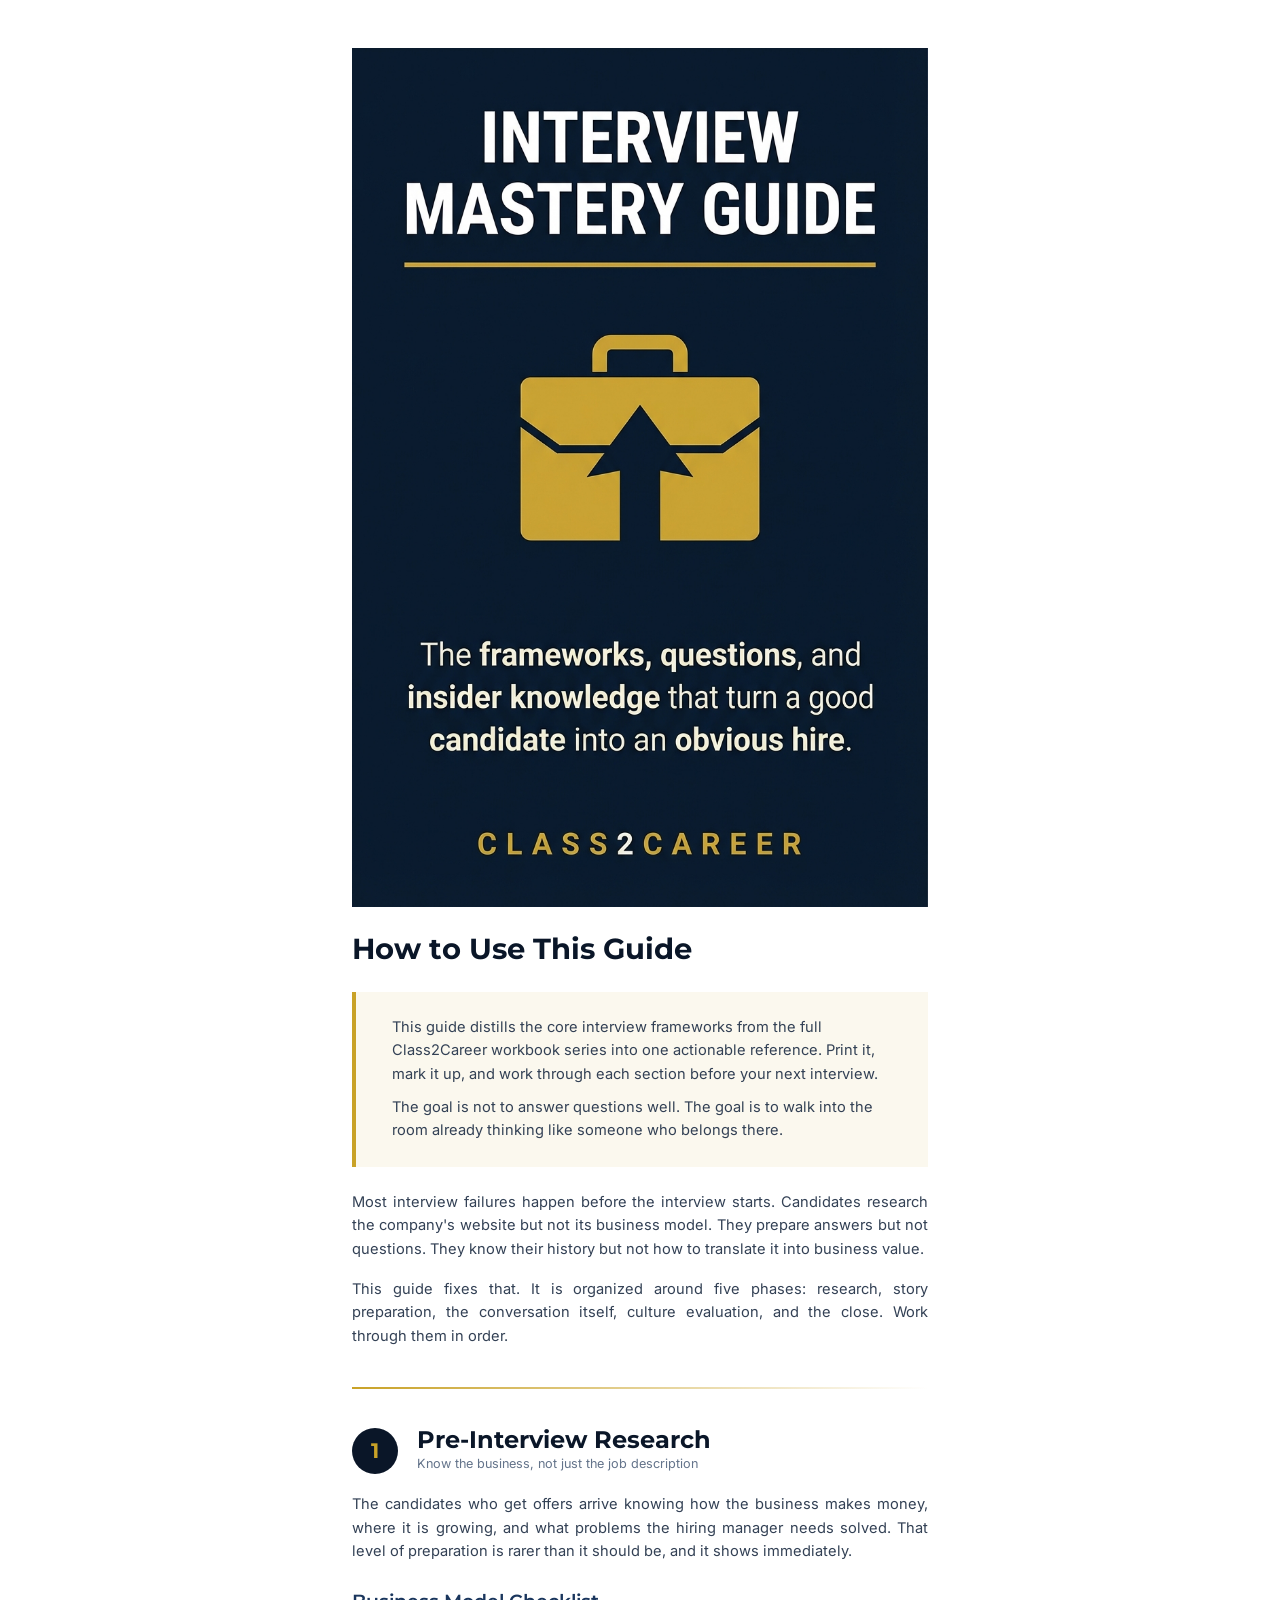
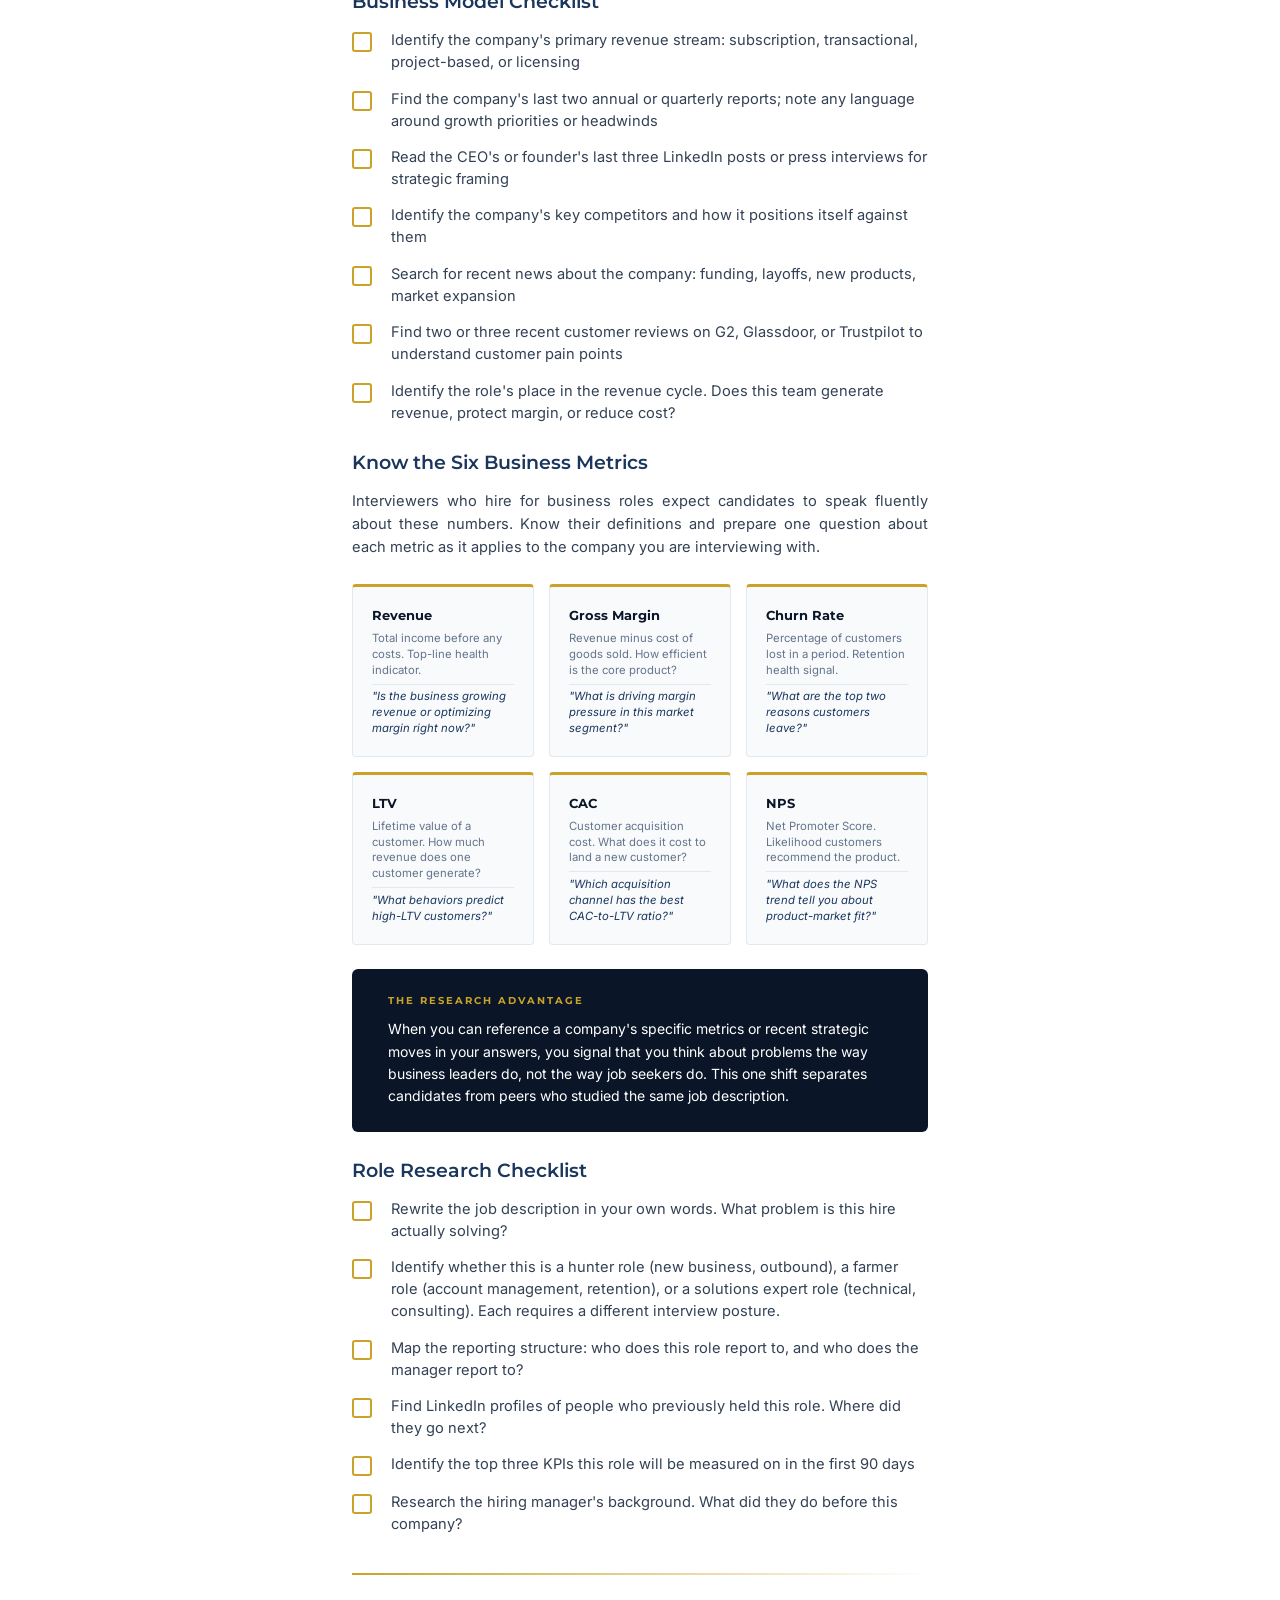
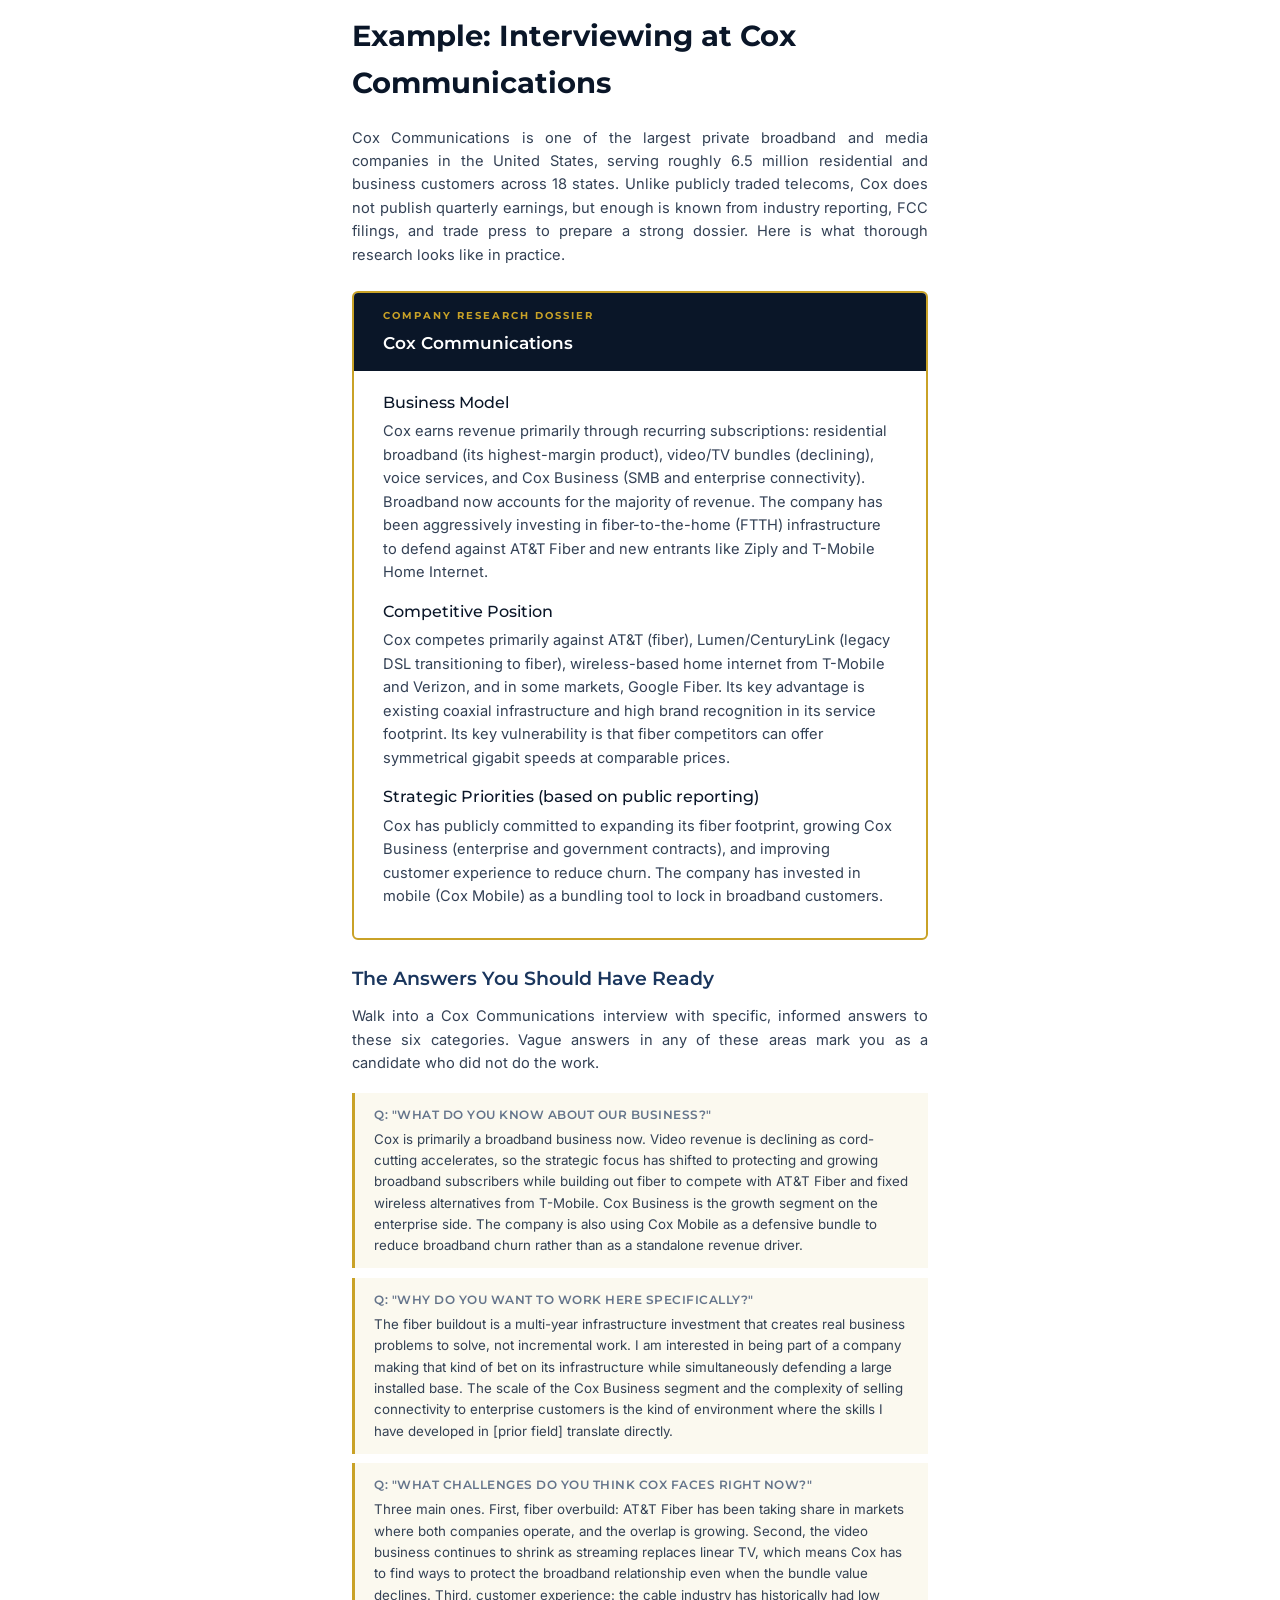
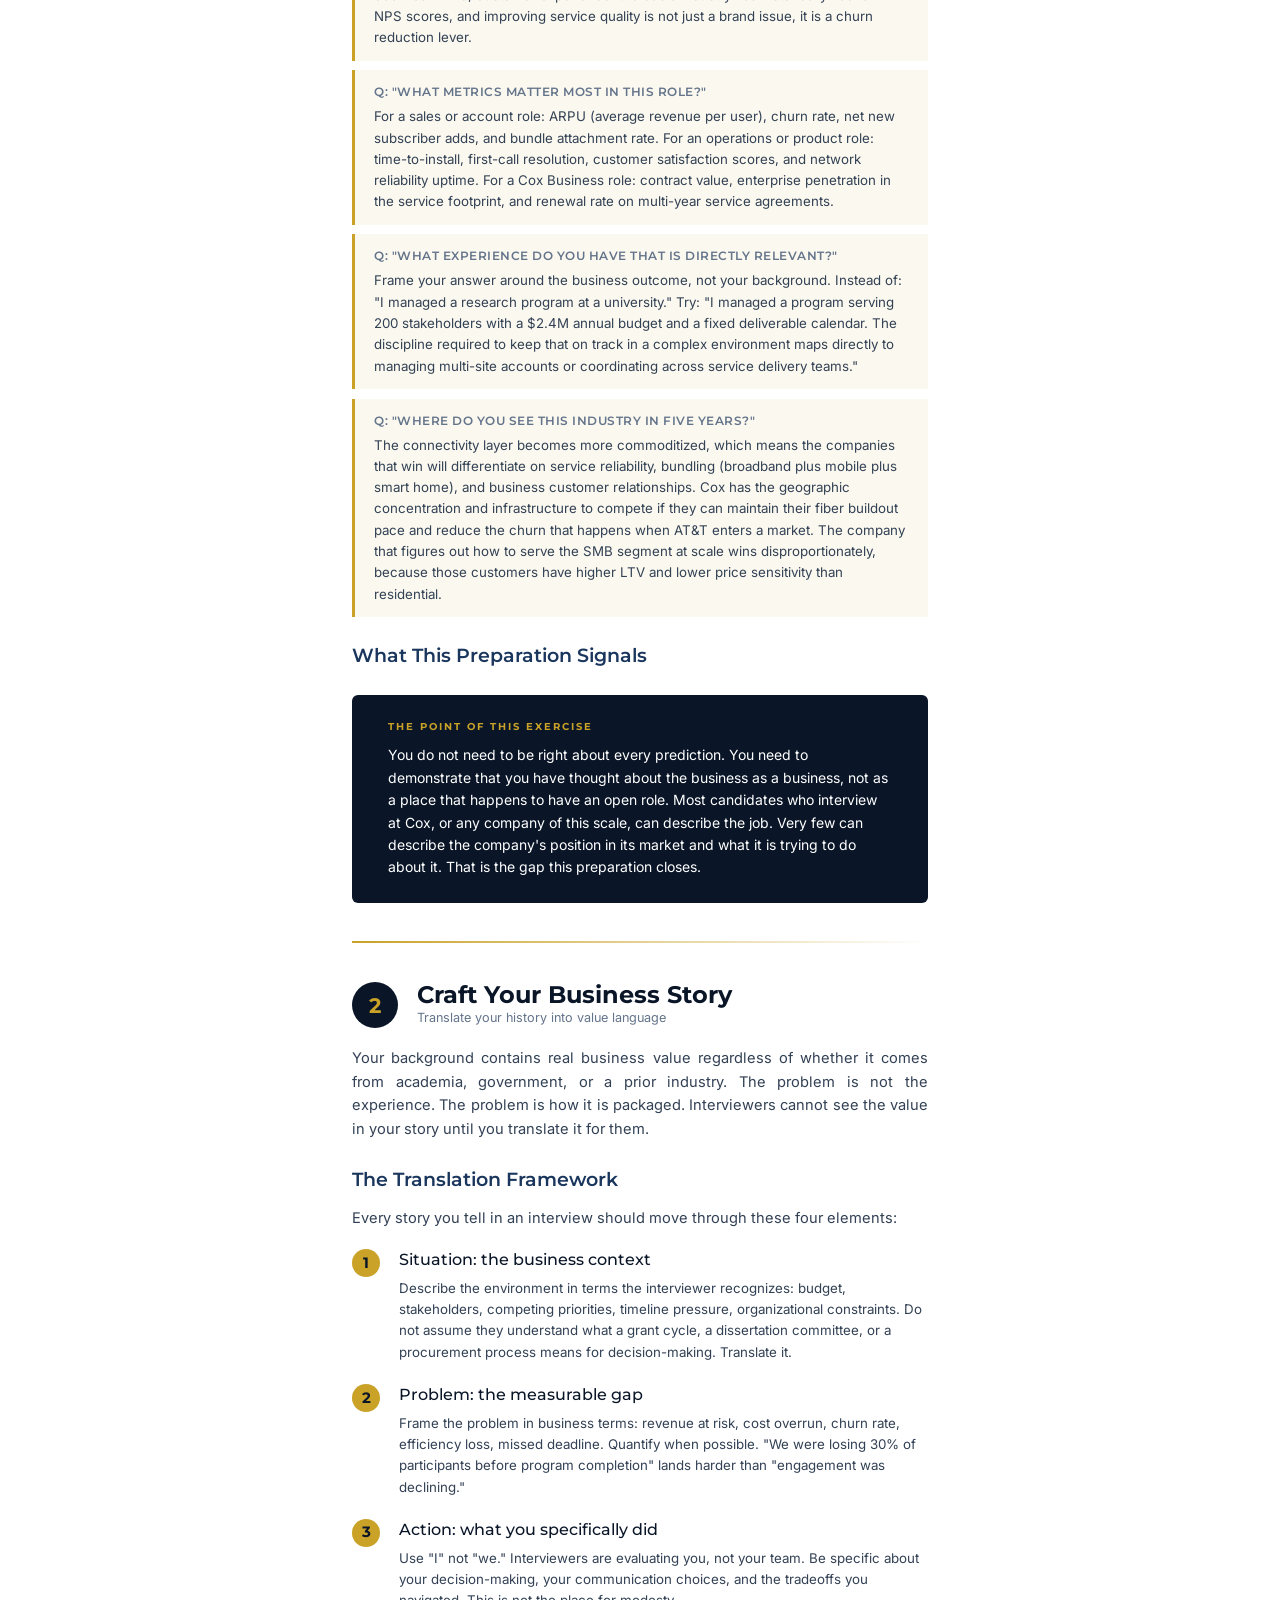
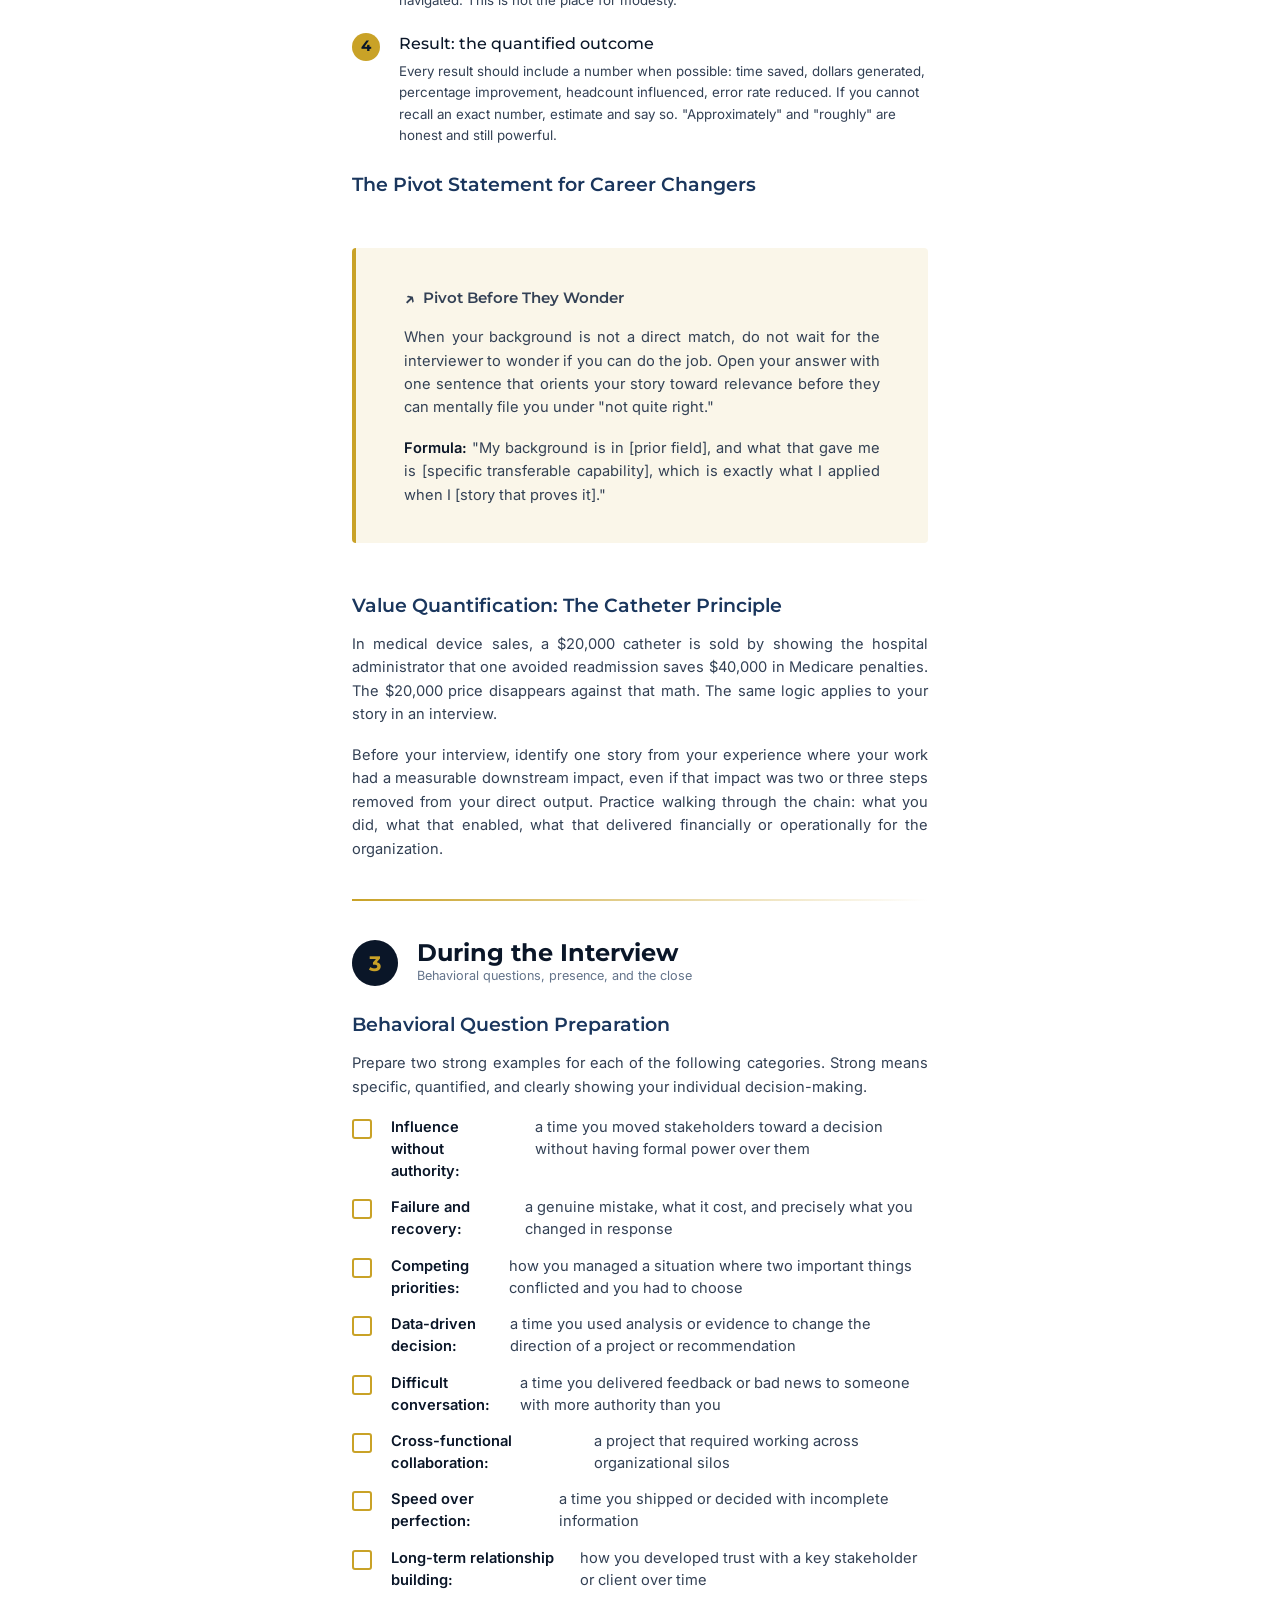
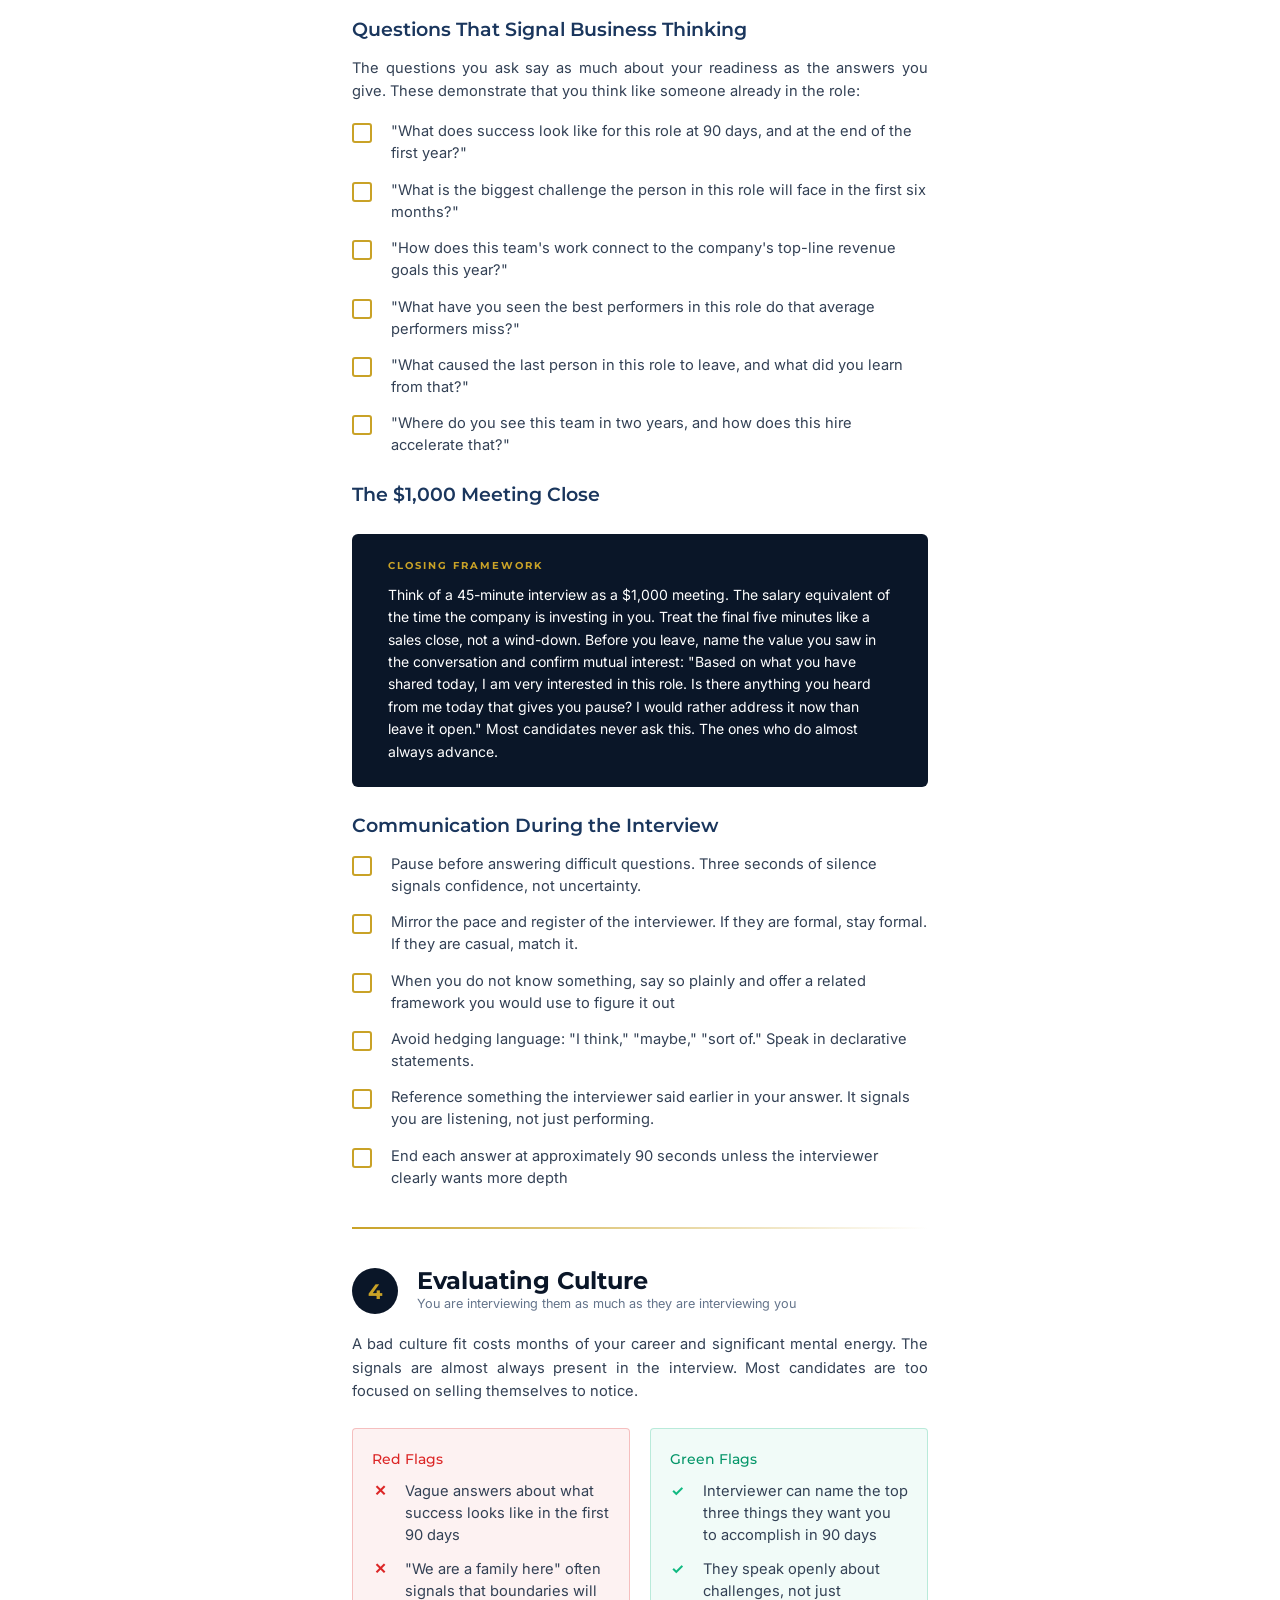
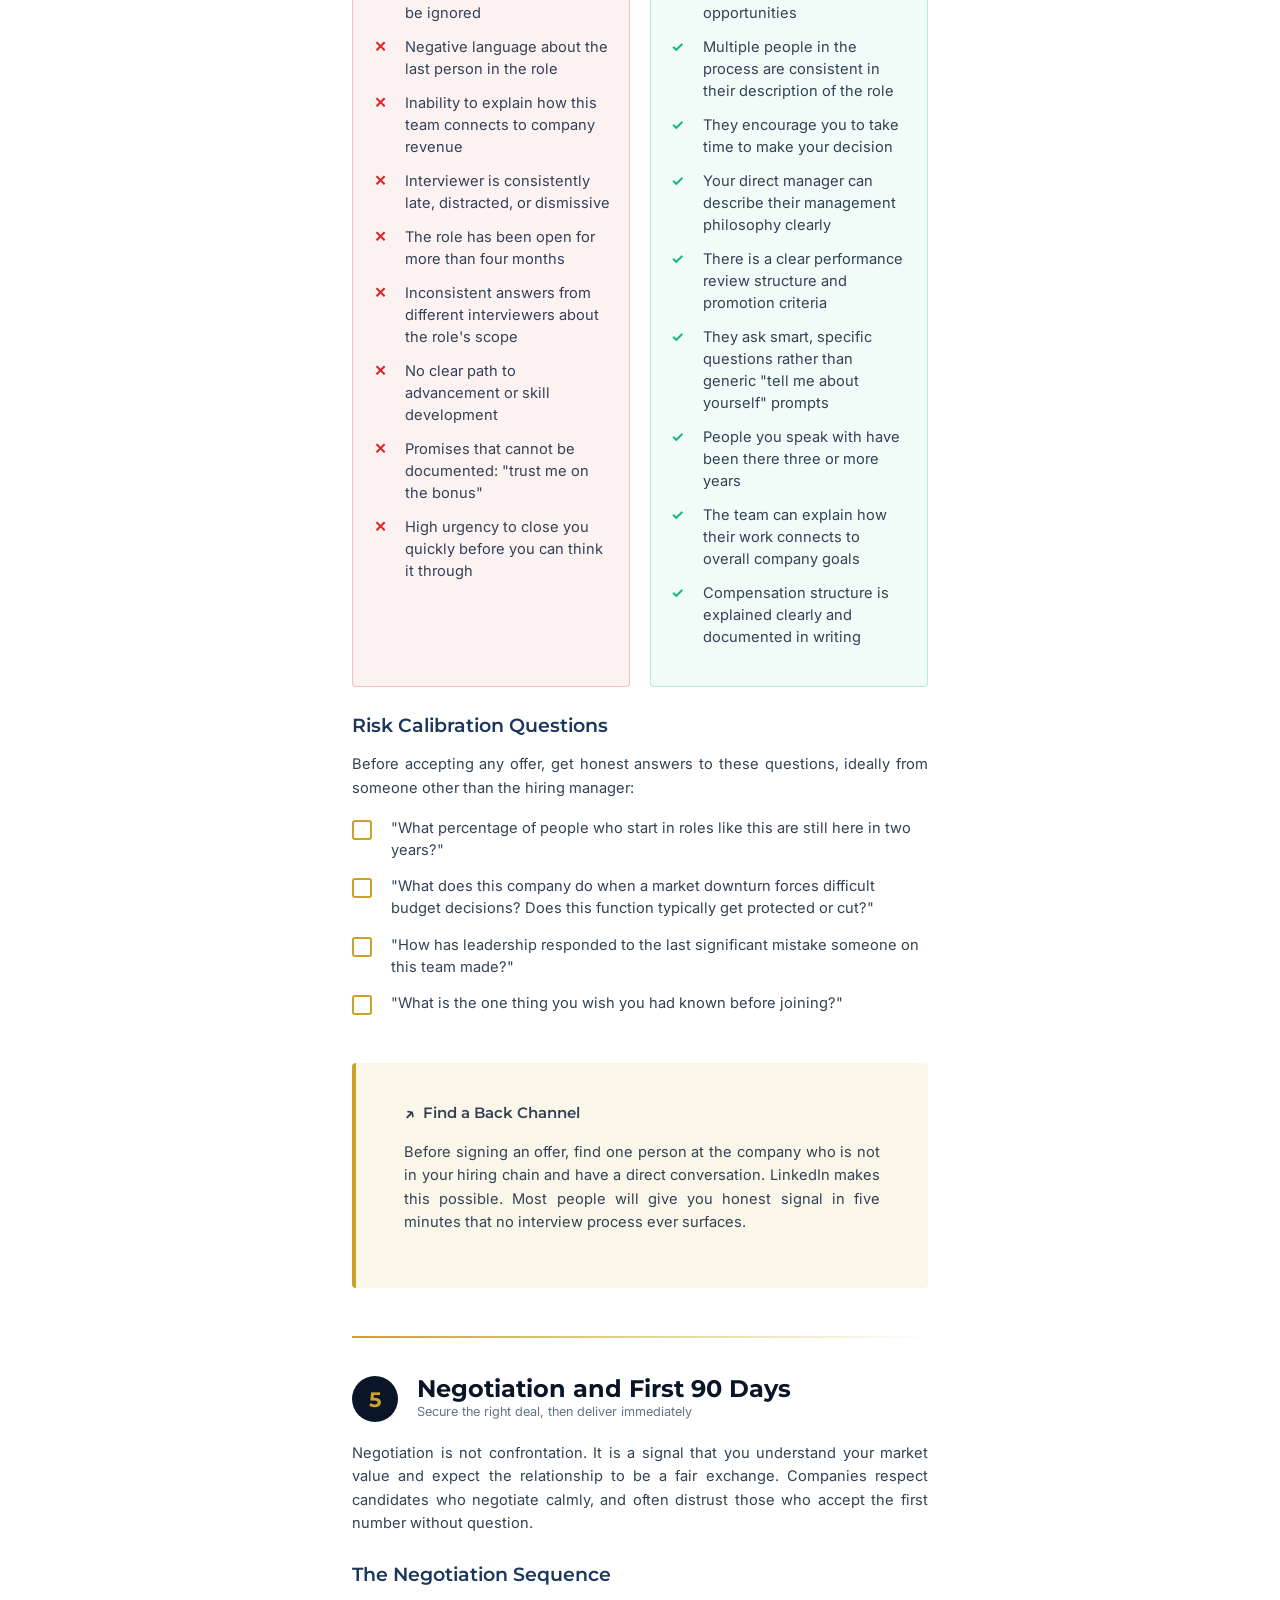
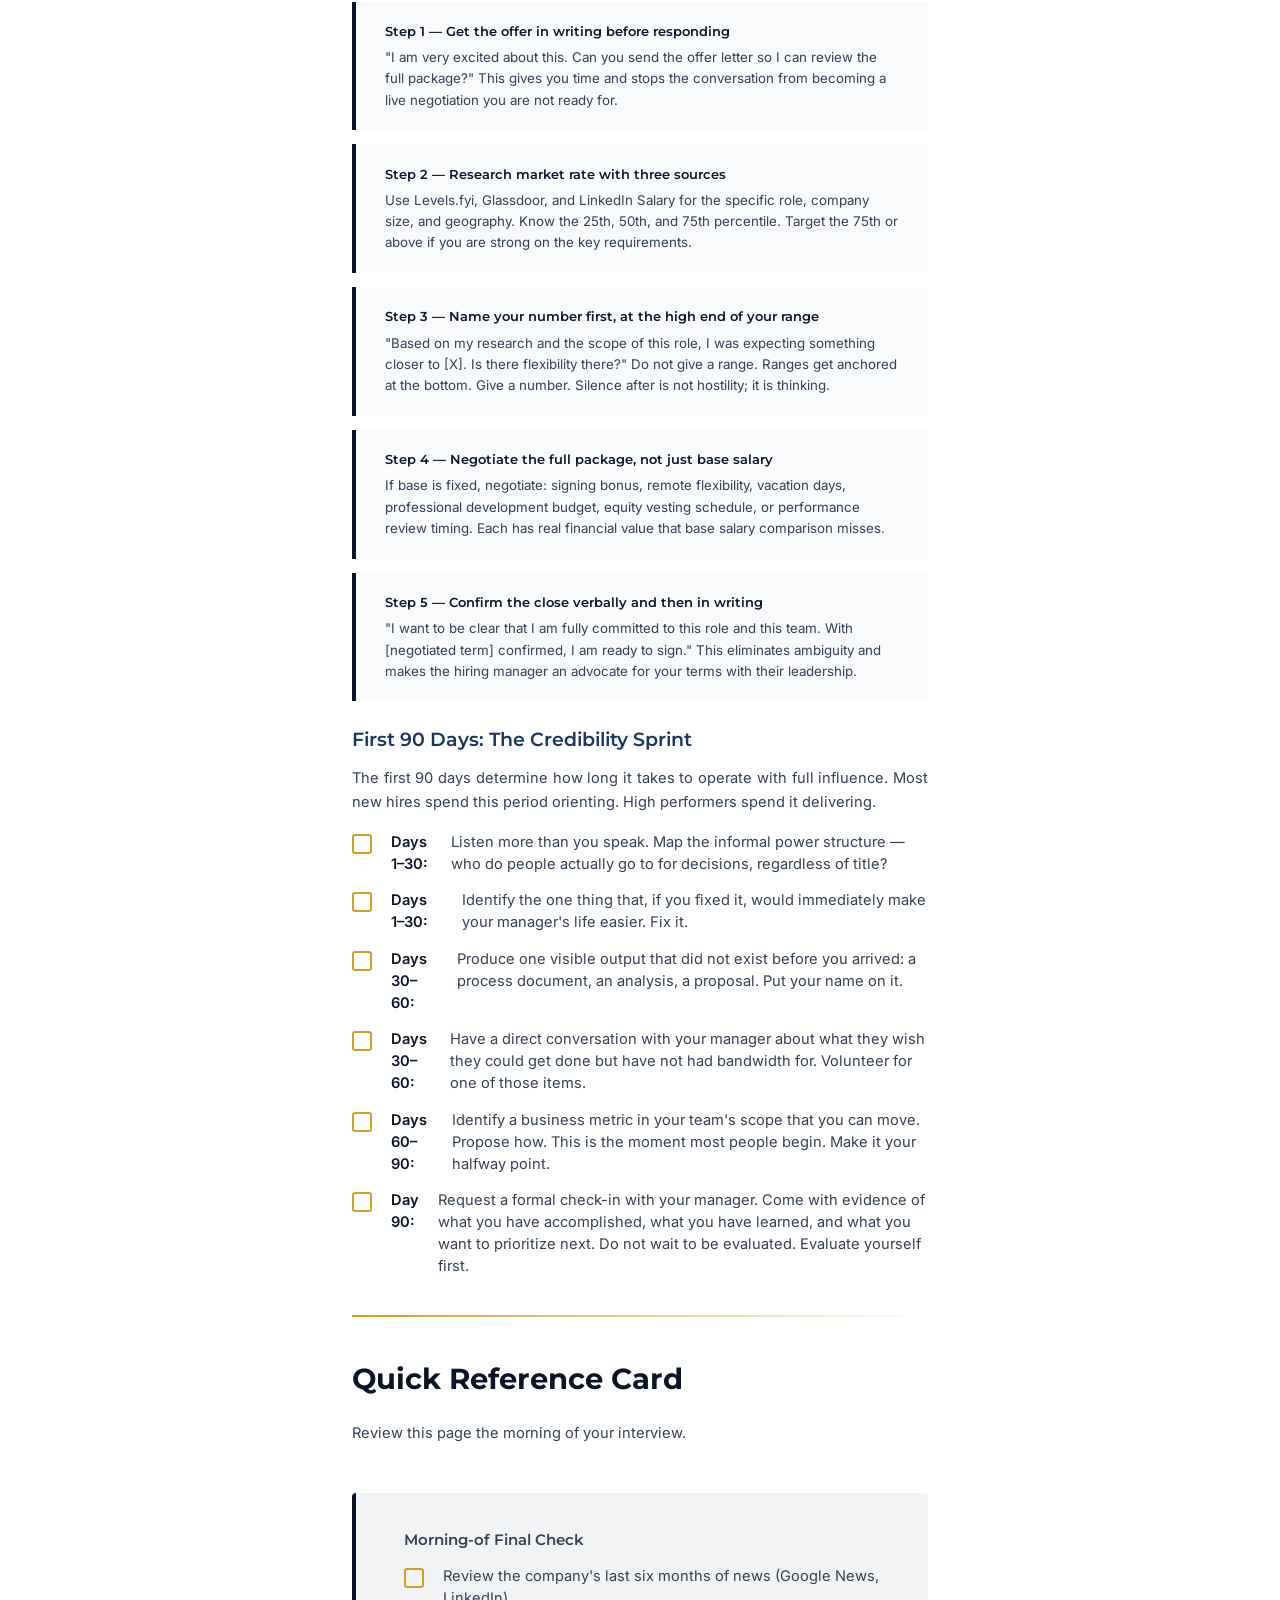
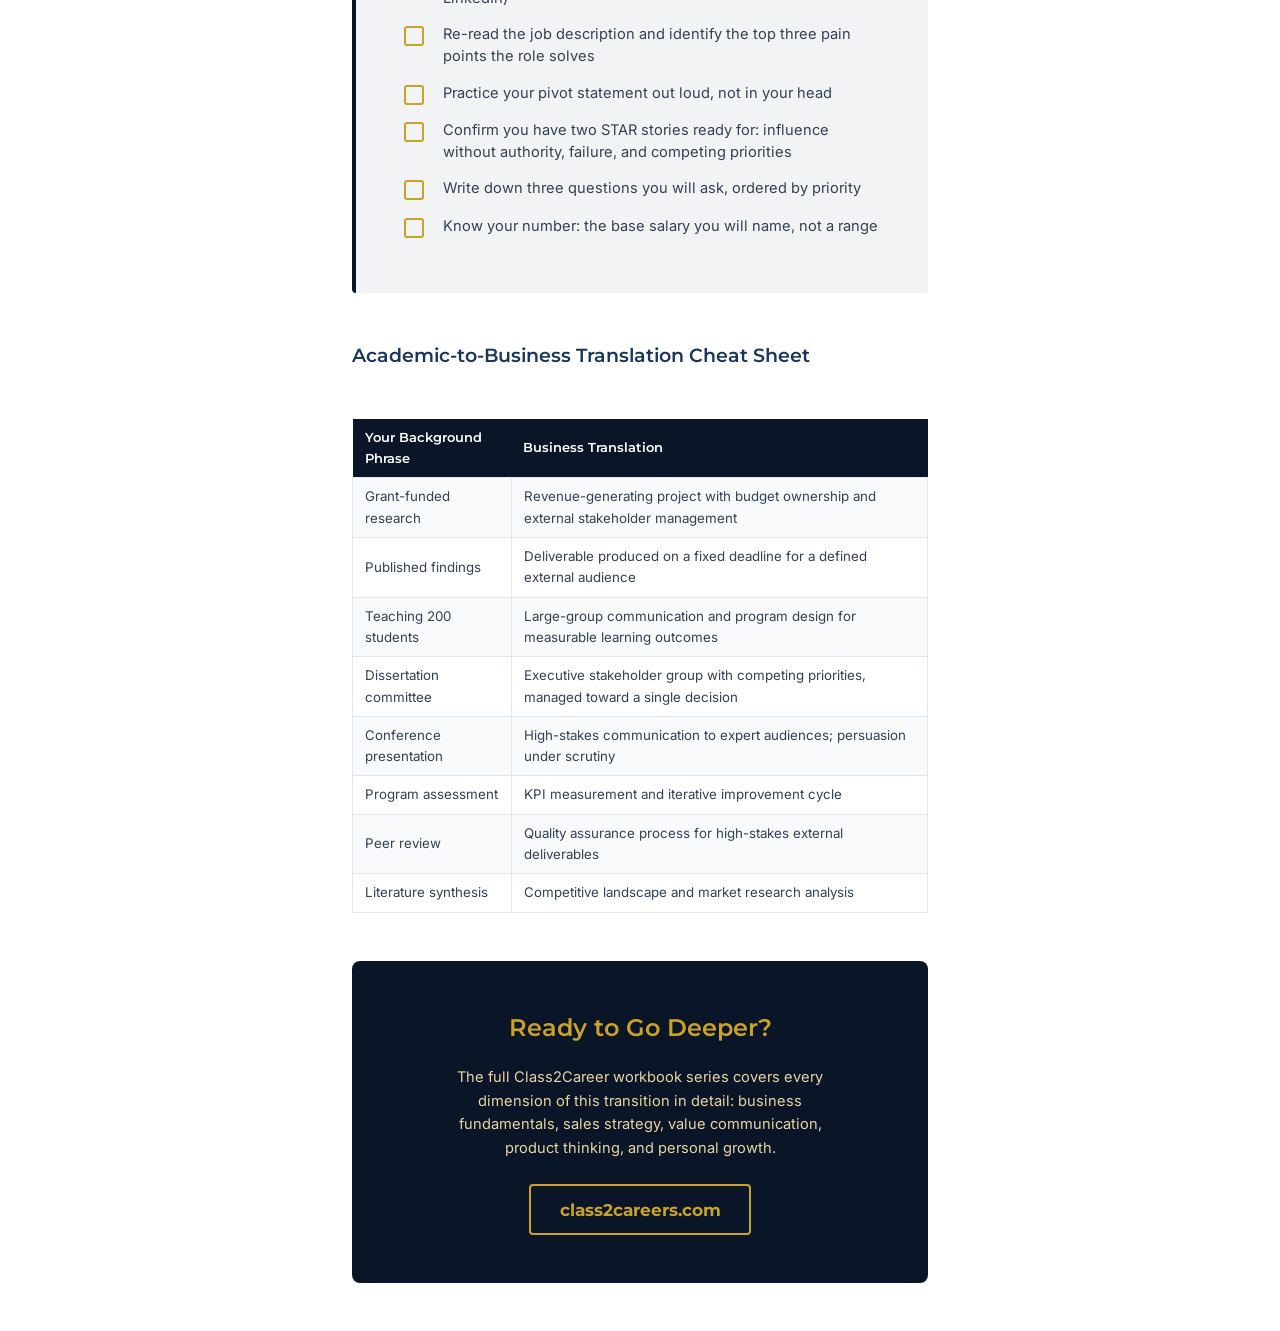
<file: lead_magnets/interview-mastery-guide.html>
<!DOCTYPE html>
<html lang="en">
<head>
  <meta charset="UTF-8">
  <meta name="viewport" content="width=device-width, initial-scale=1.0">
  <title>Interview Mastery Guide | Class2Career</title>
  <link rel="stylesheet" href="../downloads/class2career-pdf.css">
  <style>
    body {
      max-width: 7in;
      padding: 0.5in;
    }

    /* ── Cover ─────────────────────────────────────────────────────── */
    .cover {
      margin: 0;
      padding: 0;
      border: none;
    }
    .cover img {
      width: 100%;
      height: auto;
      display: block;
    }

    /* ── Phase headers ─────────────────────────────────────────────── */
    .phase-header {
      display: flex;
      align-items: center;
      gap: 0.2in;
      margin: 0.375in 0 0.2in 0;
      page-break-after: avoid;
      break-after: avoid;
    }

    .phase-number {
      width: 46px;
      height: 46px;
      background: var(--deep-navy);
      border-radius: 50%;
      display: flex;
      align-items: center;
      justify-content: center;
      font-family: 'Montserrat', sans-serif;
      font-weight: 700;
      font-size: 16pt;
      color: var(--gold);
      flex-shrink: 0;
      -webkit-print-color-adjust: exact;
      print-color-adjust: exact;
    }

    .phase-label {
      font-family: 'Montserrat', sans-serif;
      font-weight: 700;
      font-size: 18pt;
      color: var(--deep-navy);
      line-height: 1.1;
    }

    .phase-sub {
      font-family: 'Inter', sans-serif;
      font-size: 9.5pt;
      color: var(--slate);
      font-weight: 400;
    }

    /* ── Intro box ─────────────────────────────────────────────────── */
    .intro-box {
      background: rgba(201, 162, 39, 0.08);
      border-left: 4px solid var(--gold);
      padding: 0.25in 0.375in;
      margin-bottom: 0.25in;
    }

    .intro-box p {
      margin-bottom: 0.1in;
      text-align: left;
    }

    .intro-box p:last-child { margin-bottom: 0; }

    /* ── Checklist ─────────────────────────────────────────────────── */
    .checklist {
      list-style: none;
      margin-left: 0;
      margin-bottom: 0.2in;
    }

    .checklist li {
      display: flex;
      align-items: flex-start;
      gap: 0.2in;
      margin-bottom: 0.15in;
      line-height: 1.5;
    }

    .checklist li::before {
      content: '';
      width: 16px;
      height: 16px;
      border: 2px solid var(--gold);
      border-radius: 3px;
      flex-shrink: 0;
      margin-top: 3px;
    }

    /* ── Red/Green flag lists ──────────────────────────────────────── */
    .flag-list {
      list-style: none;
      margin-left: 0;
      margin-bottom: 0.2in;
    }

    .flag-list li {
      display: flex;
      align-items: flex-start;
      gap: 0.175in;
      margin-bottom: 0.125in;
      line-height: 1.5;
    }

    .flag-red::before {
      content: '✕';
      color: #DC2626;
      font-weight: 700;
      flex-shrink: 0;
      width: 16px;
      text-align: center;
    }

    .flag-green::before {
      content: '✓';
      color: var(--emerald);
      font-weight: 700;
      flex-shrink: 0;
      width: 16px;
      text-align: center;
    }

    /* ── Insight boxes ─────────────────────────────────────────────── */
    .insight {
      background: var(--deep-navy);
      color: var(--white);
      padding: 0.25in 0.375in;
      margin: 0.25in 0;
      border-radius: 6px;
      page-break-inside: avoid;
      break-inside: avoid;
      -webkit-print-color-adjust: exact;
      print-color-adjust: exact;
    }

    .insight-label {
      font-family: 'Montserrat', sans-serif;
      font-weight: 700;
      font-size: 7.5pt;
      letter-spacing: 2px;
      text-transform: uppercase;
      color: var(--gold);
      margin-bottom: 0.1in;
    }

    .insight p {
      font-size: 10.5pt;
      line-height: 1.6;
      color: var(--white);
      margin-bottom: 0;
      text-align: left;
    }

    /* ── Story steps ───────────────────────────────────────────────── */
    .story-step {
      display: flex;
      gap: 0.2in;
      margin-bottom: 0.2in;
      page-break-inside: avoid;
      break-inside: avoid;
    }

    .story-step-num {
      width: 28px;
      height: 28px;
      background: var(--gold);
      border-radius: 50%;
      display: flex;
      align-items: center;
      justify-content: center;
      font-family: 'Montserrat', sans-serif;
      font-weight: 700;
      font-size: 11pt;
      color: var(--deep-navy);
      flex-shrink: 0;
      margin-top: 2px;
      -webkit-print-color-adjust: exact;
      print-color-adjust: exact;
    }

    .story-step-content h4 {
      margin-top: 0;
      margin-bottom: 0.05in;
      color: var(--deep-navy);
    }

    .story-step-content p {
      margin-bottom: 0;
      font-size: 10pt;
      text-align: left;
    }

    /* ── Two-col flags ─────────────────────────────────────────────── */
    .two-col-table {
      display: grid;
      grid-template-columns: 1fr 1fr;
      gap: 0.2in;
      margin: 0.25in 0;
    }

    .col-card {
      padding: 0.2in;
      border-radius: 4px;
      page-break-inside: avoid;
      break-inside: avoid;
    }

    .col-card-red {
      background: rgba(220, 38, 38, 0.06);
      border: 1px solid rgba(220, 38, 38, 0.25);
    }

    .col-card-green {
      background: rgba(16, 185, 129, 0.06);
      border: 1px solid rgba(16, 185, 129, 0.25);
    }

    .col-card h4 {
      margin-top: 0;
      font-size: 10.5pt;
      margin-bottom: 0.1in;
    }

    .col-card-red h4  { color: #DC2626; }
    .col-card-green h4 { color: #059669; }

    /* ── Section divider ───────────────────────────────────────────── */
    .section-divider {
      height: 2px;
      background: linear-gradient(90deg, var(--gold) 0%, transparent 100%);
      margin: 0.4in 0;
    }

    /* ── Metric grid ───────────────────────────────────────────────── */
    .metric-grid {
      display: grid;
      grid-template-columns: repeat(3, 1fr);
      gap: 0.15in;
      margin: 0.25in 0;
    }

    .metric-card {
      background: var(--off-white);
      border: 1px solid var(--light-gray);
      border-top: 3px solid var(--gold);
      padding: 0.2in;
      border-radius: 4px;
      page-break-inside: avoid;
      break-inside: avoid;
    }

    .metric-name {
      font-family: 'Montserrat', sans-serif;
      font-weight: 700;
      font-size: 9.5pt;
      color: var(--deep-navy);
      margin-bottom: 0.05in;
    }

    .metric-def {
      font-size: 8.5pt;
      color: var(--slate);
      margin-bottom: 0.05in;
      line-height: 1.4;
    }

    .metric-question {
      font-size: 8.5pt;
      font-style: italic;
      color: var(--rich-navy);
      border-top: 1px solid var(--light-gray);
      padding-top: 0.05in;
      margin-top: 0.05in;
      line-height: 1.4;
    }

    /* ── Negotiation steps ─────────────────────────────────────────── */
    .neg-step {
      background: var(--off-white);
      border-left: 4px solid var(--deep-navy);
      padding: 0.2in 0.3in;
      margin-bottom: 0.15in;
      page-break-inside: avoid;
      break-inside: avoid;
    }

    .neg-step-title {
      font-family: 'Montserrat', sans-serif;
      font-weight: 600;
      font-size: 10pt;
      color: var(--deep-navy);
      margin-bottom: 0.05in;
    }

    .neg-step p {
      margin-bottom: 0;
      font-size: 10pt;
      text-align: left;
    }

    /* ── Cox example box ───────────────────────────────────────────── */
    .company-example {
      border: 2px solid var(--gold);
      border-radius: 6px;
      overflow: hidden;
      margin: 0.25in 0;
      page-break-inside: avoid;
      break-inside: avoid;
    }

    .company-example-header {
      background: var(--deep-navy);
      color: var(--white);
      padding: 0.15in 0.3in;
      -webkit-print-color-adjust: exact;
      print-color-adjust: exact;
    }

    .company-example-header .co-tag {
      font-family: 'Montserrat', sans-serif;
      font-weight: 700;
      font-size: 7.5pt;
      letter-spacing: 2px;
      text-transform: uppercase;
      color: var(--gold);
      margin-bottom: 0.05in;
    }

    .company-example-header h3 {
      color: var(--white);
      font-size: 13pt;
      margin: 0;
    }

    .company-example-body {
      padding: 0.2in 0.3in;
    }

    .company-example-body h4 {
      margin-top: 0.15in;
      margin-bottom: 0.05in;
      color: var(--deep-navy);
    }

    .company-example-body h4:first-child { margin-top: 0; }

    .answer-block {
      background: rgba(201, 162, 39, 0.07);
      border-left: 3px solid var(--gold);
      padding: 0.125in 0.2in;
      margin: 0.1in 0;
      font-size: 10pt;
    }

    .answer-block .aq {
      font-family: 'Montserrat', sans-serif;
      font-weight: 600;
      font-size: 9pt;
      color: var(--slate);
      text-transform: uppercase;
      letter-spacing: 0.5px;
      margin-bottom: 0.05in;
    }

    .answer-block p {
      margin-bottom: 0;
      text-align: left;
      font-size: 10pt;
    }

    /* ── CTA box ───────────────────────────────────────────────────── */
    .cta-box {
      background: var(--deep-navy);
      color: var(--white);
      padding: 0.5in;
      text-align: center;
      border-radius: 8px;
      margin-top: 0.5in;
      page-break-inside: avoid;
      break-inside: avoid;
      -webkit-print-color-adjust: exact;
      print-color-adjust: exact;
    }

    .cta-box h2 {
      color: var(--gold);
      border: none;
      padding-left: 0;
      margin-top: 0;
      text-align: center;
    }

    .cta-box p {
      color: var(--soft-gold);
      text-align: center;
      font-size: 11pt;
      max-width: 4in;
      margin: 0 auto 0.25in auto;
    }

    .cta-url {
      font-family: 'Montserrat', sans-serif;
      font-weight: 700;
      font-size: 13pt;
      color: var(--gold);
      text-decoration: none;
      border: 2px solid var(--gold);
      padding: 0.1in 0.3in;
      border-radius: 4px;
      display: inline-block;
    }

    /* ── Typography overrides ──────────────────────────────────────── */
    h1 {
      font-size: 22pt;
      margin-top: 0.2in;
      margin-bottom: 0.2in;
    }

    h2 {
      margin-top: 0.375in;
      margin-bottom: 0.2in;
    }

    h3 {
      margin-top: 0.25in;
      margin-bottom: 0.125in;
    }

    h4 {
      margin-top: 0.2in;
      margin-bottom: 0.075in;
    }

    p { margin-bottom: 0.175in; }

    /* ── Print ─────────────────────────────────────────────────────── */
    @media print {
      body {
        font-size: 10.5pt !important;
      }

      h1 {
        page-break-before: always;
        break-before: page;
        page-break-after: avoid;
        break-after: avoid;
        margin-top: 0 !important;
      }

      .cover {
        page-break-after: always;
        break-after: page;
      }

      .two-col-table {
        display: grid;
        grid-template-columns: 1fr 1fr;
      }

      .metric-grid {
        display: grid;
        grid-template-columns: repeat(3, 1fr);
      }
    }
  </style>
</head>
<body>

<!-- ── COVER ─────────────────────────────────────────────────────────── -->
<div class="cover">
  <img src="../assets/covers/cover-interview-mastery.png" alt="Interview Mastery Guide">
</div>

<!-- ── INTRODUCTION ──────────────────────────────────────────────────── -->
<h1>How to Use This Guide</h1>

<div class="intro-box">
  <p>This guide distills the core interview frameworks from the full Class2Career workbook series into one actionable reference. Print it, mark it up, and work through each section before your next interview.</p>
  <p>The goal is not to answer questions well. The goal is to walk into the room already thinking like someone who belongs there.</p>
</div>

<p>Most interview failures happen before the interview starts. Candidates research the company's website but not its business model. They prepare answers but not questions. They know their history but not how to translate it into business value.</p>

<p>This guide fixes that. It is organized around five phases: research, story preparation, the conversation itself, culture evaluation, and the close. Work through them in order.</p>

<div class="section-divider"></div>

<!-- ── PHASE 1: PRE-INTERVIEW RESEARCH ───────────────────────────────── -->
<div class="phase-header">
  <div class="phase-number">1</div>
  <div>
    <div class="phase-label">Pre-Interview Research</div>
    <div class="phase-sub">Know the business, not just the job description</div>
  </div>
</div>

<p>The candidates who get offers arrive knowing how the business makes money, where it is growing, and what problems the hiring manager needs solved. That level of preparation is rarer than it should be, and it shows immediately.</p>

<h3>Business Model Checklist</h3>

<ul class="checklist">
  <li>Identify the company's primary revenue stream: subscription, transactional, project-based, or licensing</li>
  <li>Find the company's last two annual or quarterly reports; note any language around growth priorities or headwinds</li>
  <li>Read the CEO's or founder's last three LinkedIn posts or press interviews for strategic framing</li>
  <li>Identify the company's key competitors and how it positions itself against them</li>
  <li>Search for recent news about the company: funding, layoffs, new products, market expansion</li>
  <li>Find two or three recent customer reviews on G2, Glassdoor, or Trustpilot to understand customer pain points</li>
  <li>Identify the role's place in the revenue cycle. Does this team generate revenue, protect margin, or reduce cost?</li>
</ul>

<h3>Know the Six Business Metrics</h3>

<p>Interviewers who hire for business roles expect candidates to speak fluently about these numbers. Know their definitions and prepare one question about each metric as it applies to the company you are interviewing with.</p>

<div class="metric-grid">
  <div class="metric-card">
    <div class="metric-name">Revenue</div>
    <div class="metric-def">Total income before any costs. Top-line health indicator.</div>
    <div class="metric-question">"Is the business growing revenue or optimizing margin right now?"</div>
  </div>
  <div class="metric-card">
    <div class="metric-name">Gross Margin</div>
    <div class="metric-def">Revenue minus cost of goods sold. How efficient is the core product?</div>
    <div class="metric-question">"What is driving margin pressure in this market segment?"</div>
  </div>
  <div class="metric-card">
    <div class="metric-name">Churn Rate</div>
    <div class="metric-def">Percentage of customers lost in a period. Retention health signal.</div>
    <div class="metric-question">"What are the top two reasons customers leave?"</div>
  </div>
  <div class="metric-card">
    <div class="metric-name">LTV</div>
    <div class="metric-def">Lifetime value of a customer. How much revenue does one customer generate?</div>
    <div class="metric-question">"What behaviors predict high-LTV customers?"</div>
  </div>
  <div class="metric-card">
    <div class="metric-name">CAC</div>
    <div class="metric-def">Customer acquisition cost. What does it cost to land a new customer?</div>
    <div class="metric-question">"Which acquisition channel has the best CAC-to-LTV ratio?"</div>
  </div>
  <div class="metric-card">
    <div class="metric-name">NPS</div>
    <div class="metric-def">Net Promoter Score. Likelihood customers recommend the product.</div>
    <div class="metric-question">"What does the NPS trend tell you about product-market fit?"</div>
  </div>
</div>

<div class="insight">
  <div class="insight-label">The Research Advantage</div>
  <p>When you can reference a company's specific metrics or recent strategic moves in your answers, you signal that you think about problems the way business leaders do, not the way job seekers do. This one shift separates candidates from peers who studied the same job description.</p>
</div>

<h3>Role Research Checklist</h3>

<ul class="checklist">
  <li>Rewrite the job description in your own words. What problem is this hire actually solving?</li>
  <li>Identify whether this is a hunter role (new business, outbound), a farmer role (account management, retention), or a solutions expert role (technical, consulting). Each requires a different interview posture.</li>
  <li>Map the reporting structure: who does this role report to, and who does the manager report to?</li>
  <li>Find LinkedIn profiles of people who previously held this role. Where did they go next?</li>
  <li>Identify the top three KPIs this role will be measured on in the first 90 days</li>
  <li>Research the hiring manager's background. What did they do before this company?</li>
</ul>

<div class="section-divider"></div>

<!-- ── REAL COMPANY EXAMPLE ───────────────────────────────────────────── -->

<h1>Example: Interviewing at Cox Communications</h1>

<p>Cox Communications is one of the largest private broadband and media companies in the United States, serving roughly 6.5 million residential and business customers across 18 states. Unlike publicly traded telecoms, Cox does not publish quarterly earnings, but enough is known from industry reporting, FCC filings, and trade press to prepare a strong dossier. Here is what thorough research looks like in practice.</p>

<div class="company-example">
  <div class="company-example-header">
    <div class="co-tag">Company Research Dossier</div>
    <h3>Cox Communications</h3>
  </div>
  <div class="company-example-body">

    <h4>Business Model</h4>
    <p style="margin-bottom:0.1in; text-align:left;">Cox earns revenue primarily through recurring subscriptions: residential broadband (its highest-margin product), video/TV bundles (declining), voice services, and Cox Business (SMB and enterprise connectivity). Broadband now accounts for the majority of revenue. The company has been aggressively investing in fiber-to-the-home (FTTH) infrastructure to defend against AT&T Fiber and new entrants like Ziply and T-Mobile Home Internet.</p>

    <h4>Competitive Position</h4>
    <p style="margin-bottom:0.1in; text-align:left;">Cox competes primarily against AT&T (fiber), Lumen/CenturyLink (legacy DSL transitioning to fiber), wireless-based home internet from T-Mobile and Verizon, and in some markets, Google Fiber. Its key advantage is existing coaxial infrastructure and high brand recognition in its service footprint. Its key vulnerability is that fiber competitors can offer symmetrical gigabit speeds at comparable prices.</p>

    <h4>Strategic Priorities (based on public reporting)</h4>
    <p style="margin-bottom:0.1in; text-align:left;">Cox has publicly committed to expanding its fiber footprint, growing Cox Business (enterprise and government contracts), and improving customer experience to reduce churn. The company has invested in mobile (Cox Mobile) as a bundling tool to lock in broadband customers.</p>

  </div>
</div>

<h3>The Answers You Should Have Ready</h3>

<p>Walk into a Cox Communications interview with specific, informed answers to these six categories. Vague answers in any of these areas mark you as a candidate who did not do the work.</p>

<div class="answer-block">
  <div class="aq">Q: "What do you know about our business?"</div>
  <p>Cox is primarily a broadband business now. Video revenue is declining as cord-cutting accelerates, so the strategic focus has shifted to protecting and growing broadband subscribers while building out fiber to compete with AT&T Fiber and fixed wireless alternatives from T-Mobile. Cox Business is the growth segment on the enterprise side. The company is also using Cox Mobile as a defensive bundle to reduce broadband churn rather than as a standalone revenue driver.</p>
</div>

<div class="answer-block">
  <div class="aq">Q: "Why do you want to work here specifically?"</div>
  <p>The fiber buildout is a multi-year infrastructure investment that creates real business problems to solve, not incremental work. I am interested in being part of a company making that kind of bet on its infrastructure while simultaneously defending a large installed base. The scale of the Cox Business segment and the complexity of selling connectivity to enterprise customers is the kind of environment where the skills I have developed in [prior field] translate directly.</p>
</div>

<div class="answer-block">
  <div class="aq">Q: "What challenges do you think Cox faces right now?"</div>
  <p>Three main ones. First, fiber overbuild: AT&T Fiber has been taking share in markets where both companies operate, and the overlap is growing. Second, the video business continues to shrink as streaming replaces linear TV, which means Cox has to find ways to protect the broadband relationship even when the bundle value declines. Third, customer experience: the cable industry has historically had low NPS scores, and improving service quality is not just a brand issue, it is a churn reduction lever.</p>
</div>

<div class="answer-block">
  <div class="aq">Q: "What metrics matter most in this role?"</div>
  <p>For a sales or account role: ARPU (average revenue per user), churn rate, net new subscriber adds, and bundle attachment rate. For an operations or product role: time-to-install, first-call resolution, customer satisfaction scores, and network reliability uptime. For a Cox Business role: contract value, enterprise penetration in the service footprint, and renewal rate on multi-year service agreements.</p>
</div>

<div class="answer-block">
  <div class="aq">Q: "What experience do you have that is directly relevant?"</div>
  <p>Frame your answer around the business outcome, not your background. Instead of: "I managed a research program at a university." Try: "I managed a program serving 200 stakeholders with a $2.4M annual budget and a fixed deliverable calendar. The discipline required to keep that on track in a complex environment maps directly to managing multi-site accounts or coordinating across service delivery teams."</p>
</div>

<div class="answer-block">
  <div class="aq">Q: "Where do you see this industry in five years?"</div>
  <p>The connectivity layer becomes more commoditized, which means the companies that win will differentiate on service reliability, bundling (broadband plus mobile plus smart home), and business customer relationships. Cox has the geographic concentration and infrastructure to compete if they can maintain their fiber buildout pace and reduce the churn that happens when AT&T enters a market. The company that figures out how to serve the SMB segment at scale wins disproportionately, because those customers have higher LTV and lower price sensitivity than residential.</p>
</div>

<h3>What This Preparation Signals</h3>

<div class="insight">
  <div class="insight-label">The Point of This Exercise</div>
  <p>You do not need to be right about every prediction. You need to demonstrate that you have thought about the business as a business, not as a place that happens to have an open role. Most candidates who interview at Cox, or any company of this scale, can describe the job. Very few can describe the company's position in its market and what it is trying to do about it. That is the gap this preparation closes.</p>
</div>

<div class="section-divider"></div>

<!-- ── PHASE 2: CRAFT YOUR BUSINESS STORY ────────────────────────────── -->
<div class="phase-header">
  <div class="phase-number">2</div>
  <div>
    <div class="phase-label">Craft Your Business Story</div>
    <div class="phase-sub">Translate your history into value language</div>
  </div>
</div>

<p>Your background contains real business value regardless of whether it comes from academia, government, or a prior industry. The problem is not the experience. The problem is how it is packaged. Interviewers cannot see the value in your story until you translate it for them.</p>

<h3>The Translation Framework</h3>

<p>Every story you tell in an interview should move through these four elements:</p>

<div class="story-step">
  <div class="story-step-num">1</div>
  <div class="story-step-content">
    <h4>Situation: the business context</h4>
    <p>Describe the environment in terms the interviewer recognizes: budget, stakeholders, competing priorities, timeline pressure, organizational constraints. Do not assume they understand what a grant cycle, a dissertation committee, or a procurement process means for decision-making. Translate it.</p>
  </div>
</div>

<div class="story-step">
  <div class="story-step-num">2</div>
  <div class="story-step-content">
    <h4>Problem: the measurable gap</h4>
    <p>Frame the problem in business terms: revenue at risk, cost overrun, churn rate, efficiency loss, missed deadline. Quantify when possible. "We were losing 30% of participants before program completion" lands harder than "engagement was declining."</p>
  </div>
</div>

<div class="story-step">
  <div class="story-step-num">3</div>
  <div class="story-step-content">
    <h4>Action: what you specifically did</h4>
    <p>Use "I" not "we." Interviewers are evaluating you, not your team. Be specific about your decision-making, your communication choices, and the tradeoffs you navigated. This is not the place for modesty.</p>
  </div>
</div>

<div class="story-step">
  <div class="story-step-num">4</div>
  <div class="story-step-content">
    <h4>Result: the quantified outcome</h4>
    <p>Every result should include a number when possible: time saved, dollars generated, percentage improvement, headcount influenced, error rate reduced. If you cannot recall an exact number, estimate and say so. "Approximately" and "roughly" are honest and still powerful.</p>
  </div>
</div>

<h3>The Pivot Statement for Career Changers</h3>

<div class="callout callout-tip">
  <div class="callout-title"><span class="callout-icon">↗</span> Pivot Before They Wonder</div>
  <p>When your background is not a direct match, do not wait for the interviewer to wonder if you can do the job. Open your answer with one sentence that orients your story toward relevance before they can mentally file you under "not quite right."</p>
  <p style="margin-bottom:0"><strong>Formula:</strong> "My background is in [prior field], and what that gave me is [specific transferable capability], which is exactly what I applied when I [story that proves it]."</p>
</div>

<h3>Value Quantification: The Catheter Principle</h3>

<p>In medical device sales, a $20,000 catheter is sold by showing the hospital administrator that one avoided readmission saves $40,000 in Medicare penalties. The $20,000 price disappears against that math. The same logic applies to your story in an interview.</p>

<p>Before your interview, identify one story from your experience where your work had a measurable downstream impact, even if that impact was two or three steps removed from your direct output. Practice walking through the chain: what you did, what that enabled, what that delivered financially or operationally for the organization.</p>

<div class="section-divider"></div>

<!-- ── PHASE 3: DURING THE INTERVIEW ─────────────────────────────────── -->
<div class="phase-header">
  <div class="phase-number">3</div>
  <div>
    <div class="phase-label">During the Interview</div>
    <div class="phase-sub">Behavioral questions, presence, and the close</div>
  </div>
</div>

<h3>Behavioral Question Preparation</h3>

<p>Prepare two strong examples for each of the following categories. Strong means specific, quantified, and clearly showing your individual decision-making.</p>

<ul class="checklist">
  <li><strong>Influence without authority:</strong> a time you moved stakeholders toward a decision without having formal power over them</li>
  <li><strong>Failure and recovery:</strong> a genuine mistake, what it cost, and precisely what you changed in response</li>
  <li><strong>Competing priorities:</strong> how you managed a situation where two important things conflicted and you had to choose</li>
  <li><strong>Data-driven decision:</strong> a time you used analysis or evidence to change the direction of a project or recommendation</li>
  <li><strong>Difficult conversation:</strong> a time you delivered feedback or bad news to someone with more authority than you</li>
  <li><strong>Cross-functional collaboration:</strong> a project that required working across organizational silos</li>
  <li><strong>Speed over perfection:</strong> a time you shipped or decided with incomplete information</li>
  <li><strong>Long-term relationship building:</strong> how you developed trust with a key stakeholder or client over time</li>
</ul>

<h3>Questions That Signal Business Thinking</h3>

<p>The questions you ask say as much about your readiness as the answers you give. These demonstrate that you think like someone already in the role:</p>

<ul class="checklist">
  <li>"What does success look like for this role at 90 days, and at the end of the first year?"</li>
  <li>"What is the biggest challenge the person in this role will face in the first six months?"</li>
  <li>"How does this team's work connect to the company's top-line revenue goals this year?"</li>
  <li>"What have you seen the best performers in this role do that average performers miss?"</li>
  <li>"What caused the last person in this role to leave, and what did you learn from that?"</li>
  <li>"Where do you see this team in two years, and how does this hire accelerate that?"</li>
</ul>

<h3>The $1,000 Meeting Close</h3>

<div class="insight">
  <div class="insight-label">Closing Framework</div>
  <p>Think of a 45-minute interview as a $1,000 meeting. The salary equivalent of the time the company is investing in you. Treat the final five minutes like a sales close, not a wind-down. Before you leave, name the value you saw in the conversation and confirm mutual interest: "Based on what you have shared today, I am very interested in this role. Is there anything you heard from me today that gives you pause? I would rather address it now than leave it open." Most candidates never ask this. The ones who do almost always advance.</p>
</div>

<h3>Communication During the Interview</h3>

<ul class="checklist">
  <li>Pause before answering difficult questions. Three seconds of silence signals confidence, not uncertainty.</li>
  <li>Mirror the pace and register of the interviewer. If they are formal, stay formal. If they are casual, match it.</li>
  <li>When you do not know something, say so plainly and offer a related framework you would use to figure it out</li>
  <li>Avoid hedging language: "I think," "maybe," "sort of." Speak in declarative statements.</li>
  <li>Reference something the interviewer said earlier in your answer. It signals you are listening, not just performing.</li>
  <li>End each answer at approximately 90 seconds unless the interviewer clearly wants more depth</li>
</ul>

<div class="section-divider"></div>

<!-- ── PHASE 4: EVALUATING CULTURE ────────────────────────────────────── -->
<div class="phase-header">
  <div class="phase-number">4</div>
  <div>
    <div class="phase-label">Evaluating Culture</div>
    <div class="phase-sub">You are interviewing them as much as they are interviewing you</div>
  </div>
</div>

<p>A bad culture fit costs months of your career and significant mental energy. The signals are almost always present in the interview. Most candidates are too focused on selling themselves to notice.</p>

<div class="two-col-table">
  <div class="col-card col-card-red">
    <h4>Red Flags</h4>
    <ul class="flag-list">
      <li class="flag-red">Vague answers about what success looks like in the first 90 days</li>
      <li class="flag-red">"We are a family here" often signals that boundaries will be ignored</li>
      <li class="flag-red">Negative language about the last person in the role</li>
      <li class="flag-red">Inability to explain how this team connects to company revenue</li>
      <li class="flag-red">Interviewer is consistently late, distracted, or dismissive</li>
      <li class="flag-red">The role has been open for more than four months</li>
      <li class="flag-red">Inconsistent answers from different interviewers about the role's scope</li>
      <li class="flag-red">No clear path to advancement or skill development</li>
      <li class="flag-red">Promises that cannot be documented: "trust me on the bonus"</li>
      <li class="flag-red">High urgency to close you quickly before you can think it through</li>
    </ul>
  </div>
  <div class="col-card col-card-green">
    <h4>Green Flags</h4>
    <ul class="flag-list">
      <li class="flag-green">Interviewer can name the top three things they want you to accomplish in 90 days</li>
      <li class="flag-green">They speak openly about challenges, not just opportunities</li>
      <li class="flag-green">Multiple people in the process are consistent in their description of the role</li>
      <li class="flag-green">They encourage you to take time to make your decision</li>
      <li class="flag-green">Your direct manager can describe their management philosophy clearly</li>
      <li class="flag-green">There is a clear performance review structure and promotion criteria</li>
      <li class="flag-green">They ask smart, specific questions rather than generic "tell me about yourself" prompts</li>
      <li class="flag-green">People you speak with have been there three or more years</li>
      <li class="flag-green">The team can explain how their work connects to overall company goals</li>
      <li class="flag-green">Compensation structure is explained clearly and documented in writing</li>
    </ul>
  </div>
</div>

<h3>Risk Calibration Questions</h3>

<p>Before accepting any offer, get honest answers to these questions, ideally from someone other than the hiring manager:</p>

<ul class="checklist">
  <li>"What percentage of people who start in roles like this are still here in two years?"</li>
  <li>"What does this company do when a market downturn forces difficult budget decisions? Does this function typically get protected or cut?"</li>
  <li>"How has leadership responded to the last significant mistake someone on this team made?"</li>
  <li>"What is the one thing you wish you had known before joining?"</li>
</ul>

<div class="callout callout-tip">
  <div class="callout-title"><span class="callout-icon">↗</span> Find a Back Channel</div>
  <p>Before signing an offer, find one person at the company who is not in your hiring chain and have a direct conversation. LinkedIn makes this possible. Most people will give you honest signal in five minutes that no interview process ever surfaces.</p>
</div>

<div class="section-divider"></div>

<!-- ── PHASE 5: NEGOTIATION AND FIRST 90 DAYS ─────────────────────────── -->
<div class="phase-header">
  <div class="phase-number">5</div>
  <div>
    <div class="phase-label">Negotiation and First 90 Days</div>
    <div class="phase-sub">Secure the right deal, then deliver immediately</div>
  </div>
</div>

<p>Negotiation is not confrontation. It is a signal that you understand your market value and expect the relationship to be a fair exchange. Companies respect candidates who negotiate calmly, and often distrust those who accept the first number without question.</p>

<h3>The Negotiation Sequence</h3>

<div class="neg-step">
  <div class="neg-step-title">Step 1 — Get the offer in writing before responding</div>
  <p>"I am very excited about this. Can you send the offer letter so I can review the full package?" This gives you time and stops the conversation from becoming a live negotiation you are not ready for.</p>
</div>

<div class="neg-step">
  <div class="neg-step-title">Step 2 — Research market rate with three sources</div>
  <p>Use Levels.fyi, Glassdoor, and LinkedIn Salary for the specific role, company size, and geography. Know the 25th, 50th, and 75th percentile. Target the 75th or above if you are strong on the key requirements.</p>
</div>

<div class="neg-step">
  <div class="neg-step-title">Step 3 — Name your number first, at the high end of your range</div>
  <p>"Based on my research and the scope of this role, I was expecting something closer to [X]. Is there flexibility there?" Do not give a range. Ranges get anchored at the bottom. Give a number. Silence after is not hostility; it is thinking.</p>
</div>

<div class="neg-step">
  <div class="neg-step-title">Step 4 — Negotiate the full package, not just base salary</div>
  <p>If base is fixed, negotiate: signing bonus, remote flexibility, vacation days, professional development budget, equity vesting schedule, or performance review timing. Each has real financial value that base salary comparison misses.</p>
</div>

<div class="neg-step">
  <div class="neg-step-title">Step 5 — Confirm the close verbally and then in writing</div>
  <p>"I want to be clear that I am fully committed to this role and this team. With [negotiated term] confirmed, I am ready to sign." This eliminates ambiguity and makes the hiring manager an advocate for your terms with their leadership.</p>
</div>

<h3>First 90 Days: The Credibility Sprint</h3>

<p>The first 90 days determine how long it takes to operate with full influence. Most new hires spend this period orienting. High performers spend it delivering.</p>

<ul class="checklist">
  <li><strong>Days 1–30:</strong> Listen more than you speak. Map the informal power structure — who do people actually go to for decisions, regardless of title?</li>
  <li><strong>Days 1–30:</strong> Identify the one thing that, if you fixed it, would immediately make your manager's life easier. Fix it.</li>
  <li><strong>Days 30–60:</strong> Produce one visible output that did not exist before you arrived: a process document, an analysis, a proposal. Put your name on it.</li>
  <li><strong>Days 30–60:</strong> Have a direct conversation with your manager about what they wish they could get done but have not had bandwidth for. Volunteer for one of those items.</li>
  <li><strong>Days 60–90:</strong> Identify a business metric in your team's scope that you can move. Propose how. This is the moment most people begin. Make it your halfway point.</li>
  <li><strong>Day 90:</strong> Request a formal check-in with your manager. Come with evidence of what you have accomplished, what you have learned, and what you want to prioritize next. Do not wait to be evaluated. Evaluate yourself first.</li>
</ul>

<div class="section-divider"></div>

<!-- ── QUICK REFERENCE ─────────────────────────────────────────────────── -->
<h1>Quick Reference Card</h1>

<p>Review this page the morning of your interview.</p>

<div class="callout callout-exercise">
  <div class="callout-title">Morning-of Final Check</div>
  <ul class="checklist">
    <li>Review the company's last six months of news (Google News, LinkedIn)</li>
    <li>Re-read the job description and identify the top three pain points the role solves</li>
    <li>Practice your pivot statement out loud, not in your head</li>
    <li>Confirm you have two STAR stories ready for: influence without authority, failure, and competing priorities</li>
    <li>Write down three questions you will ask, ordered by priority</li>
    <li>Know your number: the base salary you will name, not a range</li>
  </ul>
</div>

<h3>Academic-to-Business Translation Cheat Sheet</h3>

<table>
  <tr>
    <th>Your Background Phrase</th>
    <th>Business Translation</th>
  </tr>
  <tr>
    <td>Grant-funded research</td>
    <td>Revenue-generating project with budget ownership and external stakeholder management</td>
  </tr>
  <tr>
    <td>Published findings</td>
    <td>Deliverable produced on a fixed deadline for a defined external audience</td>
  </tr>
  <tr>
    <td>Teaching 200 students</td>
    <td>Large-group communication and program design for measurable learning outcomes</td>
  </tr>
  <tr>
    <td>Dissertation committee</td>
    <td>Executive stakeholder group with competing priorities, managed toward a single decision</td>
  </tr>
  <tr>
    <td>Conference presentation</td>
    <td>High-stakes communication to expert audiences; persuasion under scrutiny</td>
  </tr>
  <tr>
    <td>Program assessment</td>
    <td>KPI measurement and iterative improvement cycle</td>
  </tr>
  <tr>
    <td>Peer review</td>
    <td>Quality assurance process for high-stakes external deliverables</td>
  </tr>
  <tr>
    <td>Literature synthesis</td>
    <td>Competitive landscape and market research analysis</td>
  </tr>
</table>

<!-- ── FINAL CTA ───────────────────────────────────────────────────────── -->
<div class="cta-box">
  <h2>Ready to Go Deeper?</h2>
  <p>The full Class2Career workbook series covers every dimension of this transition in detail: business fundamentals, sales strategy, value communication, product thinking, and personal growth.</p>
  <a class="cta-url" href="https://class2careers.com">class2careers.com</a>
</div>

</body>
</html>
</file>
<file: downloads/class2career-pdf.css>
/* Class2Career PDF Styles */

@import url('https://fonts.googleapis.com/css2?family=Montserrat:wght@400;500;600;700&family=Inter:wght@300;400;500&family=Playfair+Display:ital@1&display=swap');

:root {
  --deep-navy: #0A1628;
  --rich-navy: #1A365D;
  --gold: #C9A227;
  --soft-gold: #E8D5A3;
  --coral: #FF6B6B;
  --emerald: #10B981;
  --purple: #8B5CF6;
  --amber: #F59E0B;
  --slate: #64748B;
  --off-white: #F8FAFC;
  --white: #FFFFFF;
  --light-gray: #E2E8F0;
  --medium-gray: #94A3B8;
  --dark-gray: #334155;
}

* {
  margin: 0;
  padding: 0;
  box-sizing: border-box;
}

@page {
  size: letter;
  margin: 0.75in;
}

/* ─── Body — constrained to letter width ───────────────────────────────── */
body {
  max-width: 8.5in;
  margin: 0 auto;
  padding: 0.75in;
}

/* ─── Screen images ─────────────────────────────────────────────────────── */
img {
  max-width: 100%;
  width: 100%;
  height: auto;
  display: block;
}

figure {
  margin: 0.4in 0;
  page-break-inside: avoid;
  break-inside: avoid;
}

/* ─── Print: constrained, paginated ────────────────────────────────────── */
@media print {
  html, body {
    width: 100%;
    max-width: 100%;
    margin: 0 !important;
    padding: 0 !important;
    background: white !important;
    font-size: 11pt !important;
  }

  /* Page size */
  @page {
    size: letter;
    margin: 0.75in;
  }

  /* Sections start on a new page */
  h1 {
    page-break-before: always;
    break-before: page;
    page-break-after: avoid;
    break-after: avoid;
    margin-top: 0 !important;
  }

  h2 {
    page-break-before: avoid;
    break-before: avoid;
    page-break-after: avoid;
    break-after: avoid;
    margin-top: 0.25in;
  }

  h3, h4 {
    page-break-after: avoid;
    break-after: avoid;
  }

  /* Don't break inside figures/tables/callouts */
  figure, table, .callout {
    page-break-inside: avoid;
    break-inside: avoid;
  }

  /* Keep table from being pushed away from its callout heading */
  .callout table {
    page-break-before: avoid;
    break-before: avoid;
    margin: 0.125in 0 !important;
  }

  /* Tighten callout spacing in print so heading + table fit on the same page */
  .callout {
    margin: 0.125in 0 !important;
    padding: 0.2in 0.375in !important;
  }

  /* Cover page — don't put content after it on same page */
  .cover, .cover-page {
    page-break-after: always;
    break-after: page;
  }

  /* Images constrained to text column width */
  img {
    max-width: 100% !important;
    width: 100% !important;
    height: auto !important;
    page-break-inside: avoid;
    break-inside: avoid;
  }

  /* Show URLs after links */
  a[href^="http"]:after {
    content: " (" attr(href) ")";
    font-size: 9pt;
    color: #666;
  }

  /* No backgrounds for printing */
  .callout, .track, .book-rec, .key-takeaways {
    background: #f5f5f5 !important;
    border: 1px solid #ddd !important;
  }

  /* Force dark text on light print backgrounds */
  .book-rec, .book-rec p {
    color: var(--dark-gray) !important;
  }
  .book-rec h4 {
    color: var(--deep-navy) !important;
  }
  .key-takeaways, .key-takeaways p, .key-takeaways li {
    color: var(--dark-gray) !important;
  }
  .key-takeaways h3 {
    color: var(--deep-navy) !important;
  }
}

body {
  font-family: 'Inter', sans-serif;
  font-size: 11pt;
  line-height: 1.6;
  color: var(--dark-gray);
  background: var(--white);
  padding: 0.75in;
  max-width: 7in;
  margin: 0 auto;
}

.cover {
  margin-bottom: 0.5in;
  border-bottom: 2px solid var(--gold);
  padding-bottom: 0.5in;
}

.content {
  margin-top: 0.5in;
}

/* Cover Page */
.cover-page {
  background: var(--deep-navy);
  color: var(--white);
  display: flex;
  flex-direction: column;
  justify-content: center;
  align-items: center;
  text-align: center;
  padding: 2in;
  page-break-after: always;
}

.cover-page .workbook-number {
  position: absolute;
  top: 1in;
  left: 1in;
  width: 40px;
  height: 40px;
  background: var(--gold);
  border-radius: 50%;
  display: flex;
  align-items: center;
  justify-content: center;
  font-family: 'Montserrat', sans-serif;
  font-weight: 700;
  font-size: 14pt;
  color: var(--deep-navy);
}

.cover-page h1 {
  font-family: 'Montserrat', sans-serif;
  font-weight: 700;
  font-size: 36pt;
  margin-bottom: 0.5in;
  line-height: 1.2;
}

.cover-page .subtitle {
  font-family: 'Inter', sans-serif;
  font-weight: 300;
  font-size: 16pt;
  color: var(--gold);
  margin-bottom: 0.5in;
}

.cover-page .author {
  font-family: 'Inter', sans-serif;
  font-weight: 400;
  font-size: 12pt;
  color: var(--soft-gold);
  margin-top: auto;
}

.cover-page .series {
  position: absolute;
  bottom: 1in;
  font-family: 'Montserrat', sans-serif;
  font-weight: 500;
  font-size: 10pt;
  color: var(--gold);
  letter-spacing: 2px;
  text-transform: uppercase;
}

/* Typography */
h1 {
  font-family: 'Montserrat', sans-serif;
  font-weight: 700;
  font-size: 24pt;
  color: var(--deep-navy);
  margin-top: 0.25in;
  margin-bottom: 0.375in;
}

h2 {
  font-family: 'Montserrat', sans-serif;
  font-weight: 600;
  font-size: 18pt;
  color: var(--deep-navy);
  margin-top: 0.75in;
  margin-bottom: 0.375in;
  border-left: 4px solid var(--gold);
  padding-left: 12px;
}

h3 {
  font-family: 'Montserrat', sans-serif;
  font-weight: 600;
  font-size: 14pt;
  color: var(--rich-navy);
  margin-top: 0.5in;
  margin-bottom: 0.25in;
}

h4 {
  font-family: 'Montserrat', sans-serif;
  font-weight: 500;
  font-size: 12pt;
  color: var(--slate);
  margin-top: 0.375in;
  margin-bottom: 0.125in;
}

p {
  margin-bottom: 0.25in;
  text-align: justify;
}

strong {
  font-weight: 600;
  color: var(--deep-navy);
}

em {
  font-family: 'Playfair Display', serif;
  font-style: italic;
}

/* Lists */
ul, ol {
  margin-left: 0.5in;
  margin-bottom: 0.25in;
}

li {
  margin-bottom: 0.125in;
}

/* Tables */
table {
  width: 100%;
  border-collapse: collapse;
  margin: 0.5in 0;
  font-size: 10pt;
}

th {
  background: var(--deep-navy);
  color: var(--white);
  font-family: 'Montserrat', sans-serif;
  font-weight: 600;
  font-size: 10pt;
  padding: 8px 12px;
  text-align: left;
}

td {
  border: 1px solid var(--light-gray);
  padding: 8px 12px;
}

tr:nth-child(even) {
  background: var(--off-white);
}

/* Blockquotes */
blockquote {
  background: var(--off-white);
  border-left: 4px solid var(--rich-navy);
  padding: 0.375in 0.5in;
  margin: 0.5in 0;
  font-family: 'Playfair Display', serif;
  font-style: italic;
  font-size: 12pt;
  color: var(--rich-navy);
}

blockquote p {
  margin-bottom: 0;
}

/* Callout Boxes */
.callout {
  padding: 0.375in 0.5in;
  margin: 0.5in 0;
  border-radius: 4px;
}

.callout-tip {
  background: rgba(201, 162, 39, 0.1);
  border-left: 4px solid var(--gold);
}

.callout-exercise {
  background: rgba(10, 22, 40, 0.05);
  border-left: 4px solid var(--deep-navy);
}

.callout-reflection {
  background: var(--off-white);
  border: 1px dashed var(--medium-gray);
  border-left: 4px solid var(--medium-gray);
}

.callout-icon {
  font-size: 14pt;
  margin-right: 8px;
}

.callout-title {
  font-family: 'Montserrat', sans-serif;
  font-weight: 600;
  font-size: 11pt;
  margin-bottom: 0.125in;
  display: flex;
  align-items: center;
}

/* Code */
code {
  font-family: 'Courier New', monospace;
  font-size: 10pt;
  background: var(--light-gray);
  padding: 2px 6px;
  border-radius: 3px;
}

pre {
  background: var(--deep-navy);
  color: var(--off-white);
  padding: 0.375in;
  border-radius: 4px;
  overflow-x: auto;
  margin: 0.5in 0;
}

pre code {
  background: transparent;
  padding: 0;
}

/* Horizontal Rule */
hr {
  border: none;
  border-top: 1px solid var(--light-gray);
  margin: 0.75in 0;
}

/* Page Numbers */
.page-number {
  position: absolute;
  bottom: 0.5in;
  width: 100%;
  text-align: center;
  font-family: 'Inter', sans-serif;
  font-size: 9pt;
  color: var(--medium-gray);
}

/* Links */
a {
  color: var(--rich-navy);
  text-decoration: underline;
}

/* Track Boxes */
.track {
  background: var(--off-white);
  border: 1px solid var(--light-gray);
  padding: 0.375in;
  margin: 0.375in 0;
  border-radius: 4px;
}

.track-label {
  font-family: 'Montserrat', sans-serif;
  font-weight: 600;
  font-size: 10pt;
  color: var(--gold);
  text-transform: uppercase;
  letter-spacing: 1px;
  margin-bottom: 0.125in;
}

.track h4 {
  margin-top: 0;
}

/* Exercise Items */
.exercise-item {
  margin-bottom: 0.375in;
  padding-left: 0.25in;
  border-left: 2px solid var(--gold);
}

.exercise-number {
  font-family: 'Montserrat', sans-serif;
  font-weight: 700;
  color: var(--gold);
  margin-right: 8px;
}

/* Book Recommendations */
.book-rec {
  background: var(--deep-navy);
  color: var(--white);
  padding: 0.375in 0.5in;
  margin: 0.375in 0;
  border-radius: 4px;
}

.book-rec h4 {
  color: var(--gold);
  font-family: 'Montserrat', sans-serif;
  font-weight: 600;
  margin-top: 0;
}

.book-rec p {
  font-size: 10pt;
  margin-bottom: 0.125in;
}

/* Section Header */
.section-header {
  background: var(--deep-navy);
  color: var(--white);
  padding: 0.25in 0.5in;
  margin: 0.75in 0 0.5in 0;
  font-family: 'Montserrat', sans-serif;
  font-weight: 600;
  font-size: 11pt;
  letter-spacing: 1px;
}

.section-header .part-num {
  color: var(--gold);
  margin-right: 12px;
}

/* Two Column */
.two-col {
  columns: 2;
  column-gap: 0.5in;
}

/* Three Column */
.three-col {
  columns: 3;
  column-gap: 0.375in;
}

/* Reflection Box */
.reflection-box {
  border: 2px dashed var(--medium-gray);
  padding: 0.5in;
  margin: 0.5in 0;
  min-height: 100px;
}

.reflection-box .prompt {
  font-style: italic;
  color: var(--slate);
  margin-bottom: 0.25in;
}

/* Key Takeaways */
.key-takeaways {
  background: linear-gradient(135deg, var(--deep-navy) 0%, var(--rich-navy) 100%);
  color: var(--white);
  padding: 0.5in;
  margin: 0.75in 0;
  border-radius: 8px;
}

.key-takeaways h3 {
  color: var(--gold);
  margin-top: 0;
}

/* Action Plan */
.action-plan {
  border: 2px solid var(--gold);
  padding: 0.5in;
  margin: 0.5in 0;
}

.action-plan h3 {
  color: var(--gold);
  margin-top: 0;
}

/* Final Page */
.final-page {
  background: var(--deep-navy);
  color: var(--white);
  display: flex;
  flex-direction: column;
  justify-content: center;
  align-items: center;
  text-align: center;
  padding: 2in;
  page-break-after: always;
}

.final-page h2 {
  color: var(--gold);
  border: none;
  margin-top: 0;
}

.final-page p {
  font-size: 12pt;
  max-width: 4in;
}
</file>
